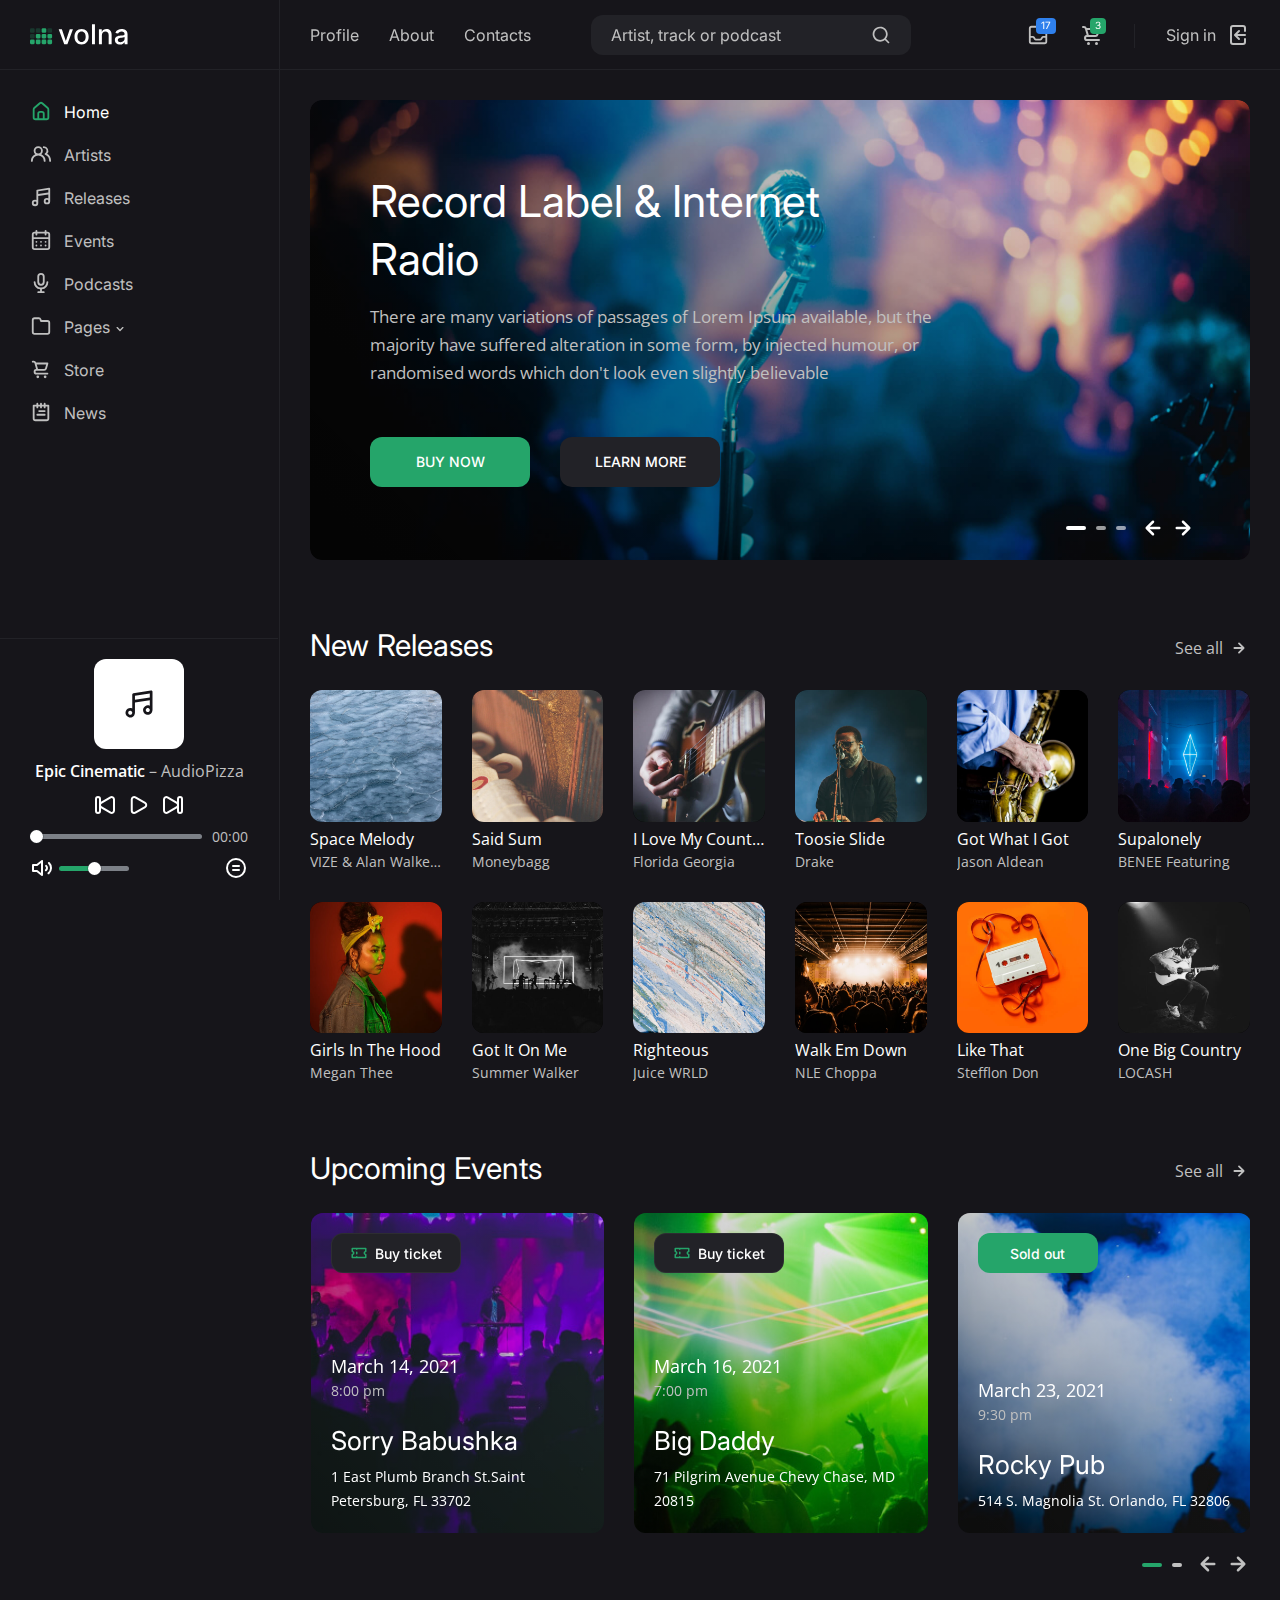
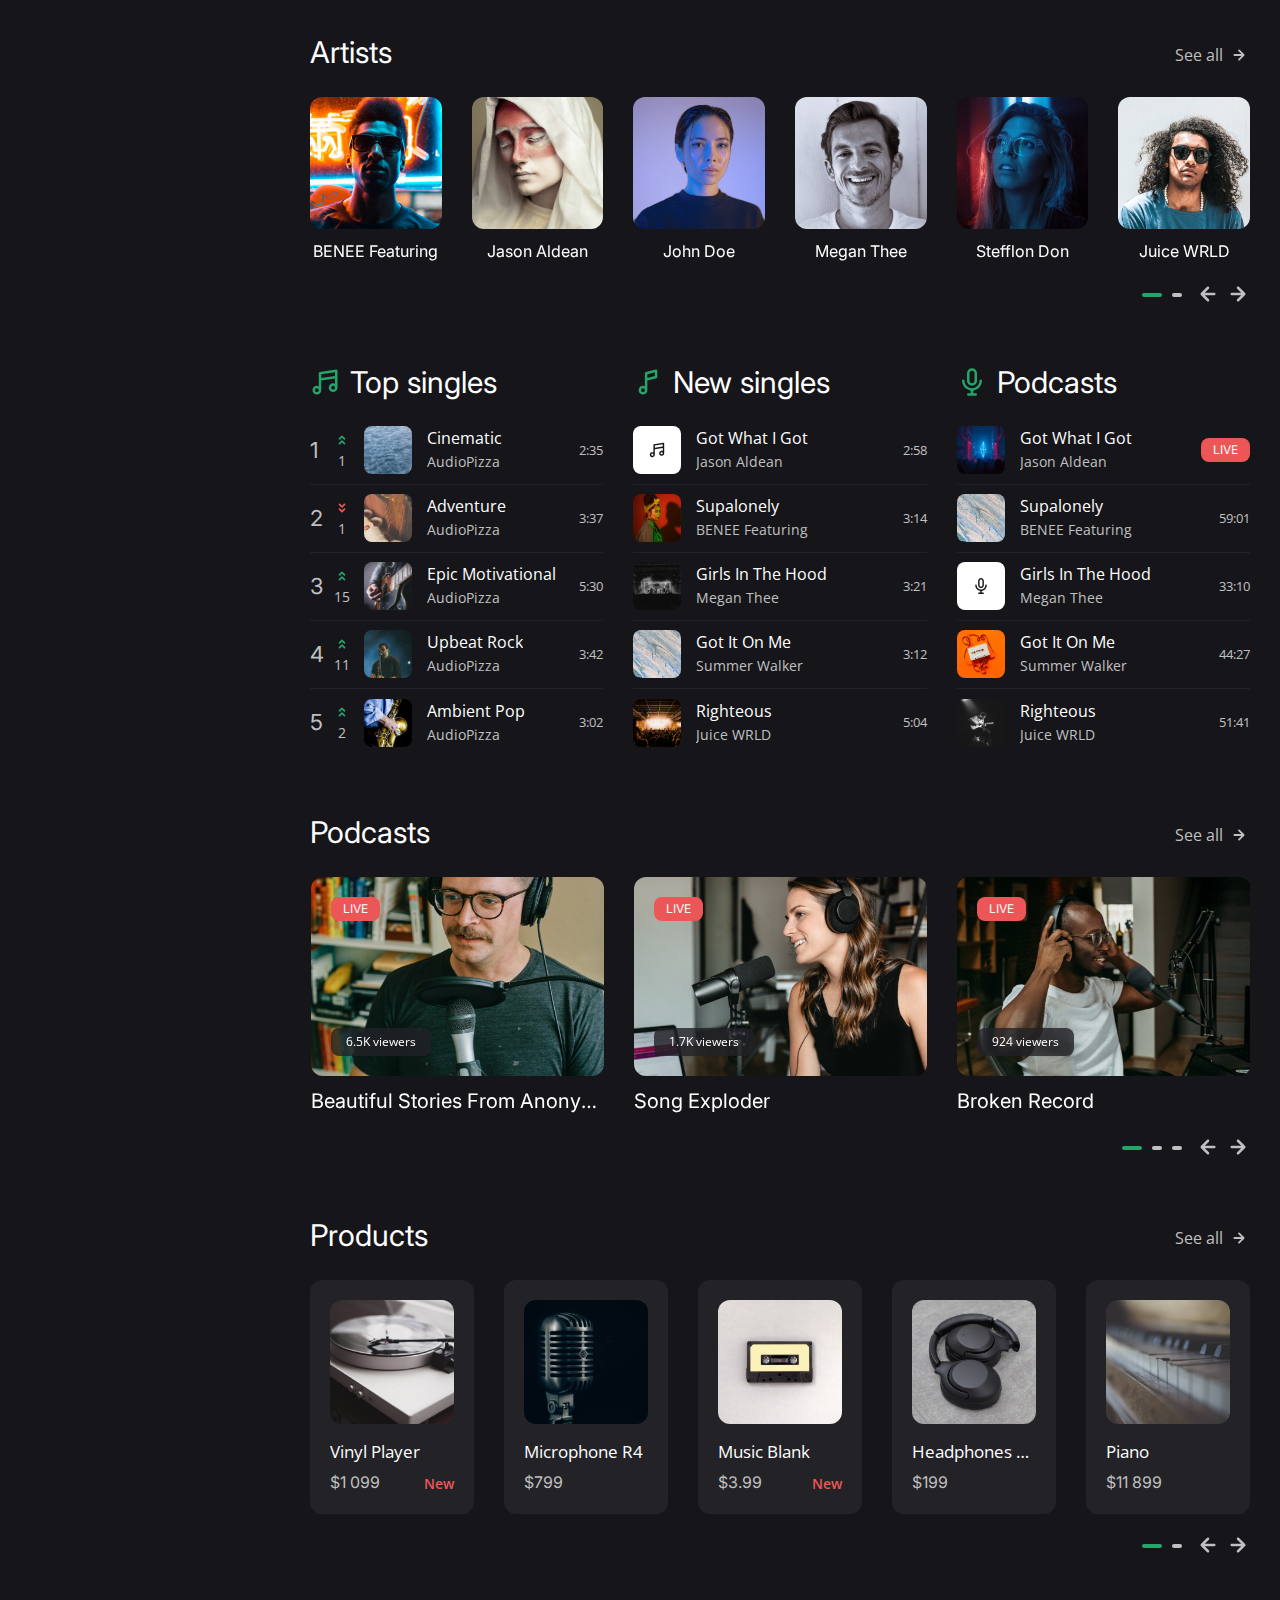
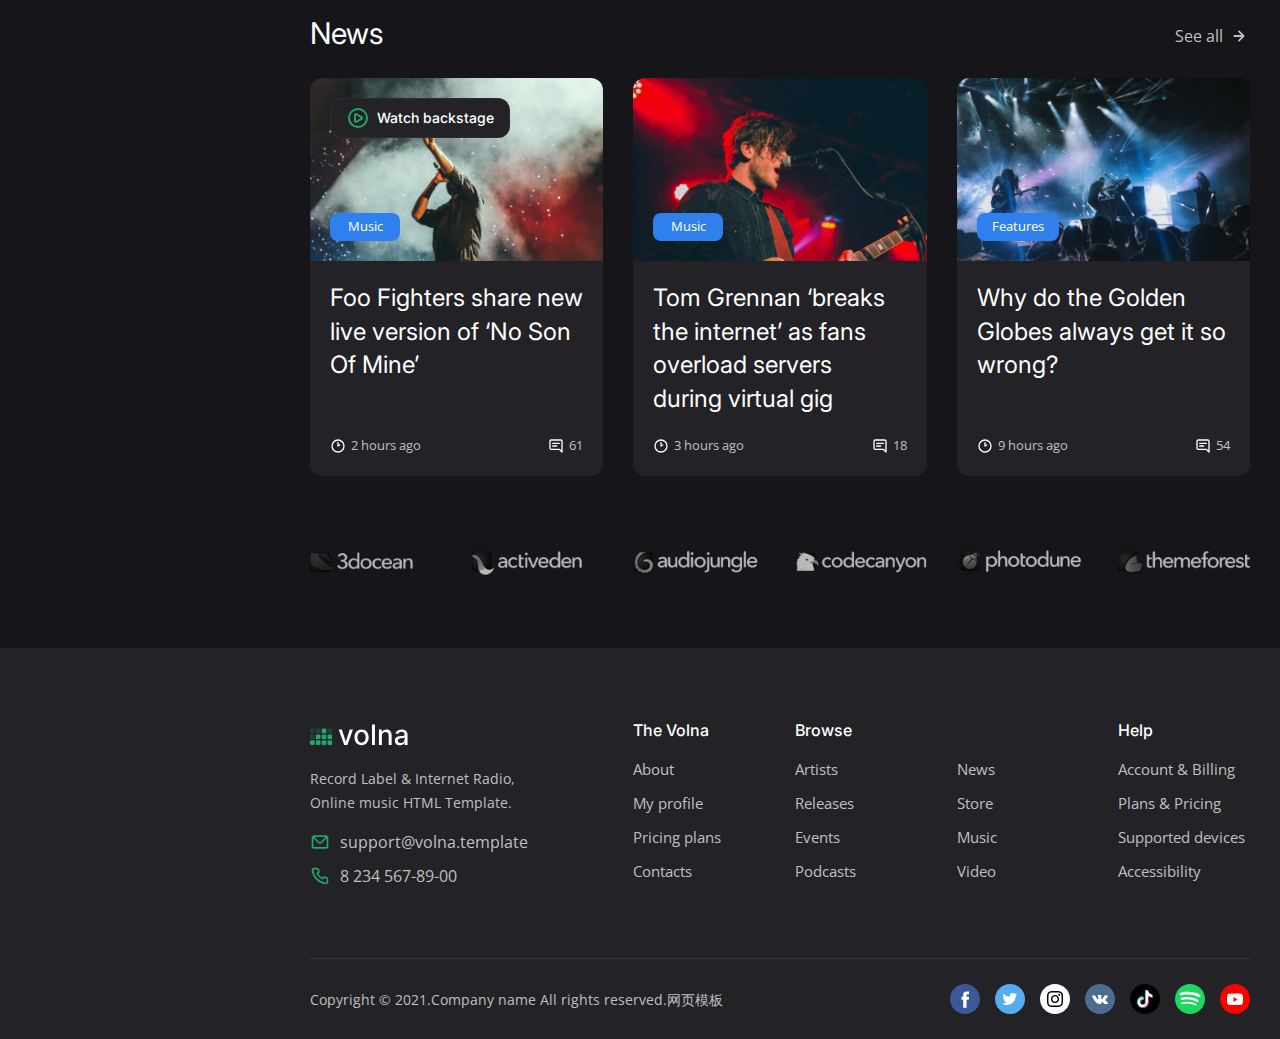
<file: Template Volna By DmitryVolkov/index.html>
<!DOCTYPE html>
<html lang="en">

<head>
    <meta charset="utf-8">
    <meta name="viewport" content="width=device-width, initial-scale=1, shrink-to-fit=no">

    <!-- CSS -->
    <link rel="stylesheet" href="css/bootstrap-reboot.min.css">
    <link rel="stylesheet" href="css/bootstrap-grid.min.css">
    <link rel="stylesheet" href="css/owl.carousel.min.css">
    <link rel="stylesheet" href="css/magnific-popup.css">
    <link rel="stylesheet" href="css/select2.min.css">
    <link rel="stylesheet" href="css/paymentfont.min.css">
    <link rel="stylesheet" href="css/slider-radio.css">
    <link rel="stylesheet" href="css/plyr.css">
    <link rel="stylesheet" href="css/main.css">

    <!-- Favicons -->
    <link rel="icon" type="image/png" href="icon/favicon-32x32.png" sizes="32x32">
    <link rel="apple-touch-icon" href="icon/favicon-32x32.png">

    <meta name="description" content="">
    <meta name="keywords" content="">
    <meta name="author" content="Dmitry Volkov">
    <title>Volna – Record label & Music streaming HTML Template</title>

</head>

<body>
    <!-- header -->
    <header class="header">
        <div class="header__content">
            <div class="header__logo">
                <a href="index.html">
                    <img src="img/logo.svg" alt="">
                </a>
            </div>

            <nav class="header__nav">
                <a href="profile.html">Profile</a>
                <a href="about.html">About</a>
                <a href="contacts.html">Contacts</a>
            </nav>

            <form action="#" class="header__search">
                <input type="text" placeholder="Artist, track or podcast">
                <button type="button"><svg xmlns="http://www.w3.org/2000/svg" viewBox="0 0 24 24"><path d="M21.71,20.29,18,16.61A9,9,0,1,0,16.61,18l3.68,3.68a1,1,0,0,0,1.42,0A1,1,0,0,0,21.71,20.29ZM11,18a7,7,0,1,1,7-7A7,7,0,0,1,11,18Z"/></svg></button>
                <button type="button" class="close"><svg xmlns="http://www.w3.org/2000/svg" viewBox="0 0 24 24"><path d="M13.41,12l6.3-6.29a1,1,0,1,0-1.42-1.42L12,10.59,5.71,4.29A1,1,0,0,0,4.29,5.71L10.59,12l-6.3,6.29a1,1,0,0,0,0,1.42,1,1,0,0,0,1.42,0L12,13.41l6.29,6.3a1,1,0,0,0,1.42,0,1,1,0,0,0,0-1.42Z"/></svg></button>
            </form>

            <div class="header__actions">
                <div class="header__action header__action--search">
                    <button class="header__action-btn" type="button"><svg xmlns="http://www.w3.org/2000/svg" viewBox="0 0 24 24"><path d="M21.71,20.29,18,16.61A9,9,0,1,0,16.61,18l3.68,3.68a1,1,0,0,0,1.42,0A1,1,0,0,0,21.71,20.29ZM11,18a7,7,0,1,1,7-7A7,7,0,0,1,11,18Z"/></svg></button>
                </div>

                <div class="header__action header__action--note">
                    <span>17</span>
                    <a href="#" class="header__action-btn"><svg xmlns="http://www.w3.org/2000/svg" viewBox="0 0 24 24"><path d="M19.05566,2h-14a3.00328,3.00328,0,0,0-3,3V19a3.00328,3.00328,0,0,0,3,3h14a3.00328,3.00328,0,0,0,3-3V5A3.00328,3.00328,0,0,0,19.05566,2Zm-14,2h14a1.001,1.001,0,0,1,1,1v8H17.59082a1.99687,1.99687,0,0,0-1.66406.89062L14.52051,16H9.59082L8.18457,13.89062A1.99687,1.99687,0,0,0,6.52051,13H4.05566V5A1.001,1.001,0,0,1,5.05566,4Zm14,16h-14a1.001,1.001,0,0,1-1-1V15H6.52051l1.40625,2.10938A1.99687,1.99687,0,0,0,9.59082,18h4.92969a1.99687,1.99687,0,0,0,1.66406-.89062L17.59082,15h2.46484v4A1.001,1.001,0,0,1,19.05566,20Z"/></svg></a>

                    <div class="header__drop">
                        <a href="#" class="header__all">View all</a>
                        <div class="header__note header__note--succ">
                            <svg xmlns="http://www.w3.org/2000/svg" viewBox="0 0 24 24"><path d="M14.72,8.79l-4.29,4.3L8.78,11.44a1,1,0,1,0-1.41,1.41l2.35,2.36a1,1,0,0,0,.71.29,1,1,0,0,0,.7-.29l5-5a1,1,0,0,0,0-1.42A1,1,0,0,0,14.72,8.79ZM12,2A10,10,0,1,0,22,12,10,10,0,0,0,12,2Zm0,18a8,8,0,1,1,8-8A8,8,0,0,1,12,20Z"/></svg>
                            <p><a href="#modal-info2" class="open-modal">Payment #51</a> was successful!</p>
                            <span>1 hour ago</span>
                        </div>
                        <div class="header__note header__note--fail">
                            <svg xmlns="http://www.w3.org/2000/svg" viewBox="0 0 24 24"><path d="M15.71,8.29a1,1,0,0,0-1.42,0L12,10.59,9.71,8.29A1,1,0,0,0,8.29,9.71L10.59,12l-2.3,2.29a1,1,0,0,0,0,1.42,1,1,0,0,0,1.42,0L12,13.41l2.29,2.3a1,1,0,0,0,1.42,0,1,1,0,0,0,0-1.42L13.41,12l2.3-2.29A1,1,0,0,0,15.71,8.29Zm3.36-3.36A10,10,0,1,0,4.93,19.07,10,10,0,1,0,19.07,4.93ZM17.66,17.66A8,8,0,1,1,20,12,7.95,7.95,0,0,1,17.66,17.66Z"/></svg>
                            <p><a href="#modal-info3" class="open-modal">Payment #50</a> failed!</p>
                            <span>2 hours ago</span>
                        </div>
                        <div class="header__note header__note--info">
                            <svg xmlns="http://www.w3.org/2000/svg" viewBox="0 0 24 24"><path d="M12,2A10,10,0,1,0,22,12,10.01114,10.01114,0,0,0,12,2Zm0,18a8,8,0,1,1,8-8A8.00917,8.00917,0,0,1,12,20Zm0-8.5a1,1,0,0,0-1,1v3a1,1,0,0,0,2,0v-3A1,1,0,0,0,12,11.5Zm0-4a1.25,1.25,0,1,0,1.25,1.25A1.25,1.25,0,0,0,12,7.5Z"/></svg>
                            <p><a href="#modal-info4" class="open-modal">Example</a> of notification.</p>
                            <span>2 hours ago</span>
                        </div>
                        <div class="header__note header__note--gift">
                            <svg xmlns="http://www.w3.org/2000/svg" viewBox="0 0 24 24"><path d="M18,7h-.35A3.45,3.45,0,0,0,18,5.5a3.49,3.49,0,0,0-6-2.44A3.49,3.49,0,0,0,6,5.5,3.45,3.45,0,0,0,6.35,7H6a3,3,0,0,0-3,3v2a1,1,0,0,0,1,1H5v6a3,3,0,0,0,3,3h8a3,3,0,0,0,3-3V13h1a1,1,0,0,0,1-1V10A3,3,0,0,0,18,7ZM11,20H8a1,1,0,0,1-1-1V13h4Zm0-9H5V10A1,1,0,0,1,6,9h5Zm0-4H9.5A1.5,1.5,0,1,1,11,5.5Zm2-1.5A1.5,1.5,0,1,1,14.5,7H13ZM17,19a1,1,0,0,1-1,1H13V13h4Zm2-8H13V9h5a1,1,0,0,1,1,1Z"/></svg>
                            <p><a href="#modal-info5" class="open-modal">You have received a gift!</a></p>
                            <span>4 hours ago</span>
                        </div>
                    </div>
                </div>

                <div class="header__action header__action--cart">
                    <span>3</span>
                    <a class="header__action-btn" href="cart.html"><svg xmlns="http://www.w3.org/2000/svg" viewBox="0 0 24 24"><path d="M8.5,19A1.5,1.5,0,1,0,10,20.5,1.5,1.5,0,0,0,8.5,19ZM19,16H7a1,1,0,0,1,0-2h8.49121A3.0132,3.0132,0,0,0,18.376,11.82422L19.96143,6.2749A1.00009,1.00009,0,0,0,19,5H6.73907A3.00666,3.00666,0,0,0,3.92139,3H3A1,1,0,0,0,3,5h.92139a1.00459,1.00459,0,0,1,.96142.7251l.15552.54474.00024.00506L6.6792,12.01709A3.00006,3.00006,0,0,0,7,18H19a1,1,0,0,0,0-2ZM17.67432,7l-1.2212,4.27441A1.00458,1.00458,0,0,1,15.49121,12H8.75439l-.25494-.89221L7.32642,7ZM16.5,19A1.5,1.5,0,1,0,18,20.5,1.5,1.5,0,0,0,16.5,19Z"/></svg></a>

                    <div class="header__drop">
                        <a href="cart.html" class="header__all">Go to cart</a>
                        <div class="header__product">
                            <img src="img/store/item4.jpg" alt="">
                            <p><a href="product.html">Headphones ZR-991</a></p>
                            <span>$199</span>
                            <button type="button"><svg xmlns="http://www.w3.org/2000/svg" viewBox="0 0 24 24"><path d="M13.41,12l6.3-6.29a1,1,0,1,0-1.42-1.42L12,10.59,5.71,4.29A1,1,0,0,0,4.29,5.71L10.59,12l-6.3,6.29a1,1,0,0,0,0,1.42,1,1,0,0,0,1.42,0L12,13.41l6.29,6.3a1,1,0,0,0,1.42,0,1,1,0,0,0,0-1.42Z"/></svg></button>
                        </div>
                        <div class="header__product">
                            <img src="img/store/item3.jpg" alt="">
                            <p><a href="product.html">Music Blank</a></p>
                            <span>$3.99</span>
                            <button type="button"><svg xmlns="http://www.w3.org/2000/svg" viewBox="0 0 24 24"><path d="M13.41,12l6.3-6.29a1,1,0,1,0-1.42-1.42L12,10.59,5.71,4.29A1,1,0,0,0,4.29,5.71L10.59,12l-6.3,6.29a1,1,0,0,0,0,1.42,1,1,0,0,0,1.42,0L12,13.41l6.29,6.3a1,1,0,0,0,1.42,0,1,1,0,0,0,0-1.42Z"/></svg></button>
                        </div>
                        <div class="header__product">
                            <img src="img/store/item2.jpg" alt="">
                            <p><a href="product.html">Microphone R4</a></p>
                            <span>$799</span>
                            <button type="button"><svg xmlns="http://www.w3.org/2000/svg" viewBox="0 0 24 24"><path d="M13.41,12l6.3-6.29a1,1,0,1,0-1.42-1.42L12,10.59,5.71,4.29A1,1,0,0,0,4.29,5.71L10.59,12l-6.3,6.29a1,1,0,0,0,0,1.42,1,1,0,0,0,1.42,0L12,13.41l6.29,6.3a1,1,0,0,0,1.42,0,1,1,0,0,0,0-1.42Z"/></svg></button>
                        </div>
                    </div>
                </div>

                <div class="header__action header__action--signin">
                    <a class="header__action-btn" href="signin.html">
                        <span>Sign in</span>
                        <svg xmlns="http://www.w3.org/2000/svg" viewBox="0 0 24 24"><path d="M20,12a1,1,0,0,0-1-1H11.41l2.3-2.29a1,1,0,1,0-1.42-1.42l-4,4a1,1,0,0,0-.21.33,1,1,0,0,0,0,.76,1,1,0,0,0,.21.33l4,4a1,1,0,0,0,1.42,0,1,1,0,0,0,0-1.42L11.41,13H19A1,1,0,0,0,20,12ZM17,2H7A3,3,0,0,0,4,5V19a3,3,0,0,0,3,3H17a3,3,0,0,0,3-3V16a1,1,0,0,0-2,0v3a1,1,0,0,1-1,1H7a1,1,0,0,1-1-1V5A1,1,0,0,1,7,4H17a1,1,0,0,1,1,1V8a1,1,0,0,0,2,0V5A3,3,0,0,0,17,2Z"/></svg>
                    </a>
                </div>
            </div>

            <button class="header__btn" type="button">
				<span></span>
				<span></span>
				<span></span>
			</button>
        </div>
    </header>
    <!-- end header -->

    <!-- sidebar -->
    <div class="sidebar">
        <!-- sidebar logo -->
        <div class="sidebar__logo">
            <img src="img/logo.svg" alt="">
        </div>
        <!-- end sidebar logo -->

        <!-- sidebar nav -->
        <ul class="sidebar__nav">
            <li class="sidebar__nav-item">
                <a href="index.html" class="sidebar__nav-link sidebar__nav-link--active"><svg xmlns="http://www.w3.org/2000/svg" viewBox="0 0 24 24"><path d="M20,8h0L14,2.74a3,3,0,0,0-4,0L4,8a3,3,0,0,0-1,2.26V19a3,3,0,0,0,3,3H18a3,3,0,0,0,3-3V10.25A3,3,0,0,0,20,8ZM14,20H10V15a1,1,0,0,1,1-1h2a1,1,0,0,1,1,1Zm5-1a1,1,0,0,1-1,1H16V15a3,3,0,0,0-3-3H11a3,3,0,0,0-3,3v5H6a1,1,0,0,1-1-1V10.25a1,1,0,0,1,.34-.75l6-5.25a1,1,0,0,1,1.32,0l6,5.25a1,1,0,0,1,.34.75Z"></path></svg> <span>Home</span></a>
            </li>

            <li class="sidebar__nav-item">
                <a href="artists.html" class="sidebar__nav-link"><svg xmlns="http://www.w3.org/2000/svg" viewBox="0 0 24 24"><path d="M12.3,12.22A4.92,4.92,0,0,0,14,8.5a5,5,0,0,0-10,0,4.92,4.92,0,0,0,1.7,3.72A8,8,0,0,0,1,19.5a1,1,0,0,0,2,0,6,6,0,0,1,12,0,1,1,0,0,0,2,0A8,8,0,0,0,12.3,12.22ZM9,11.5a3,3,0,1,1,3-3A3,3,0,0,1,9,11.5Zm9.74.32A5,5,0,0,0,15,3.5a1,1,0,0,0,0,2,3,3,0,0,1,3,3,3,3,0,0,1-1.5,2.59,1,1,0,0,0-.5.84,1,1,0,0,0,.45.86l.39.26.13.07a7,7,0,0,1,4,6.38,1,1,0,0,0,2,0A9,9,0,0,0,18.74,11.82Z"/></svg> <span>Artists</span></a>
            </li>

            <li class="sidebar__nav-item">
                <a href="releases.html" class="sidebar__nav-link"><svg xmlns="http://www.w3.org/2000/svg" viewBox="0 0 24 24"><path d="M21.65,2.24a1,1,0,0,0-.8-.23l-13,2A1,1,0,0,0,7,5V15.35A3.45,3.45,0,0,0,5.5,15,3.5,3.5,0,1,0,9,18.5V10.86L20,9.17v4.18A3.45,3.45,0,0,0,18.5,13,3.5,3.5,0,1,0,22,16.5V3A1,1,0,0,0,21.65,2.24ZM5.5,20A1.5,1.5,0,1,1,7,18.5,1.5,1.5,0,0,1,5.5,20Zm13-2A1.5,1.5,0,1,1,20,16.5,1.5,1.5,0,0,1,18.5,18ZM20,7.14,9,8.83v-3L20,4.17Z"/></svg> <span>Releases</span></a>
            </li>

            <li class="sidebar__nav-item">
                <a href="events.html" class="sidebar__nav-link"><svg xmlns="http://www.w3.org/2000/svg" viewBox="0 0 24 24"><path d="M12,19a1,1,0,1,0-1-1A1,1,0,0,0,12,19Zm5,0a1,1,0,1,0-1-1A1,1,0,0,0,17,19Zm0-4a1,1,0,1,0-1-1A1,1,0,0,0,17,15Zm-5,0a1,1,0,1,0-1-1A1,1,0,0,0,12,15ZM19,3H18V2a1,1,0,0,0-2,0V3H8V2A1,1,0,0,0,6,2V3H5A3,3,0,0,0,2,6V20a3,3,0,0,0,3,3H19a3,3,0,0,0,3-3V6A3,3,0,0,0,19,3Zm1,17a1,1,0,0,1-1,1H5a1,1,0,0,1-1-1V11H20ZM20,9H4V6A1,1,0,0,1,5,5H6V6A1,1,0,0,0,8,6V5h8V6a1,1,0,0,0,2,0V5h1a1,1,0,0,1,1,1ZM7,15a1,1,0,1,0-1-1A1,1,0,0,0,7,15Zm0,4a1,1,0,1,0-1-1A1,1,0,0,0,7,19Z"/></svg> <span>Events</span></a>
            </li>

            <li class="sidebar__nav-item">
                <a href="podcasts.html" class="sidebar__nav-link"><svg xmlns="http://www.w3.org/2000/svg" viewBox="0 0 24 24"><path d="M12,15a4,4,0,0,0,4-4V5A4,4,0,0,0,8,5v6A4,4,0,0,0,12,15ZM10,5a2,2,0,0,1,4,0v6a2,2,0,0,1-4,0Zm10,6a1,1,0,0,0-2,0A6,6,0,0,1,6,11a1,1,0,0,0-2,0,8,8,0,0,0,7,7.93V21H9a1,1,0,0,0,0,2h6a1,1,0,0,0,0-2H13V18.93A8,8,0,0,0,20,11Z"/></svg> <span>Podcasts</span></a>
            </li>

            <!-- collapse -->
            <li class="sidebar__nav-item">
                <a class="sidebar__nav-link" data-toggle="collapse" href="#collapseMenu1" role="button" aria-expanded="false" aria-controls="collapseMenu1"><svg xmlns="http://www.w3.org/2000/svg" viewBox="0 0 24 24"><path d="M19,5.5H12.72l-.32-1a3,3,0,0,0-2.84-2H5a3,3,0,0,0-3,3v13a3,3,0,0,0,3,3H19a3,3,0,0,0,3-3V8.5A3,3,0,0,0,19,5.5Zm1,13a1,1,0,0,1-1,1H5a1,1,0,0,1-1-1V5.5a1,1,0,0,1,1-1H9.56a1,1,0,0,1,.95.68l.54,1.64A1,1,0,0,0,12,7.5h7a1,1,0,0,1,1,1Z"/></svg> <span>Pages</span> <svg xmlns="http://www.w3.org/2000/svg" viewBox="0 0 24 24"><path d="M17,9.17a1,1,0,0,0-1.41,0L12,12.71,8.46,9.17a1,1,0,0,0-1.41,0,1,1,0,0,0,0,1.42l4.24,4.24a1,1,0,0,0,1.42,0L17,10.59A1,1,0,0,0,17,9.17Z"/></svg></a>

                <div class="collapse" id="collapseMenu1">
                    <ul class="sidebar__menu sidebar__menu--scroll">
                        <li><a href="artist.html">Artist</a></li>
                        <li><a href="event.html">Event</a></li>
                        <li><a href="release.html">Release</a></li>
                        <li><a href="product.html">Product</a></li>
                        <li><a href="article.html">Article</a></li>
                        <li><a href="cart.html">Cart</a></li>
                        <li><a href="profile.html">Profile</a></li>
                        <li><a href="about.html">About</a></li>
                        <li><a href="contacts.html">Contacts</a></li>
                        <li><a href="pricing.html">Pricing plans</a></li>
                        <li><a href="privacy.html">Privacy policy</a></li>
                        <li><a href="signin.html">Sign in</a></li>
                        <li><a href="signup.html">Sign up</a></li>
                        <li><a href="forgot.html">Forgot password</a></li>
                        <li><a href="404.html">404 Page</a></li>
                    </ul>
                </div>
            </li>
            <!-- end collapse -->

            <li class="sidebar__nav-item">
                <a href="store.html" class="sidebar__nav-link"><svg xmlns="http://www.w3.org/2000/svg" viewBox="0 0 24 24"><path d="M8.5,19A1.5,1.5,0,1,0,10,20.5,1.5,1.5,0,0,0,8.5,19ZM19,16H7a1,1,0,0,1,0-2h8.49121A3.0132,3.0132,0,0,0,18.376,11.82422L19.96143,6.2749A1.00009,1.00009,0,0,0,19,5H6.73907A3.00666,3.00666,0,0,0,3.92139,3H3A1,1,0,0,0,3,5h.92139a1.00459,1.00459,0,0,1,.96142.7251l.15552.54474.00024.00506L6.6792,12.01709A3.00006,3.00006,0,0,0,7,18H19a1,1,0,0,0,0-2ZM17.67432,7l-1.2212,4.27441A1.00458,1.00458,0,0,1,15.49121,12H8.75439l-.25494-.89221L7.32642,7ZM16.5,19A1.5,1.5,0,1,0,18,20.5,1.5,1.5,0,0,0,16.5,19Z"/></svg> <span>Store</span></a>
            </li>

            <li class="sidebar__nav-item">
                <a href="news.html" class="sidebar__nav-link"><svg xmlns="http://www.w3.org/2000/svg" viewBox="0 0 24 24"><path d="M16,14H8a1,1,0,0,0,0,2h8a1,1,0,0,0,0-2Zm0-4H10a1,1,0,0,0,0,2h6a1,1,0,0,0,0-2Zm4-6H17V3a1,1,0,0,0-2,0V4H13V3a1,1,0,0,0-2,0V4H9V3A1,1,0,0,0,7,3V4H4A1,1,0,0,0,3,5V19a3,3,0,0,0,3,3H18a3,3,0,0,0,3-3V5A1,1,0,0,0,20,4ZM19,19a1,1,0,0,1-1,1H6a1,1,0,0,1-1-1V6H7V7A1,1,0,0,0,9,7V6h2V7a1,1,0,0,0,2,0V6h2V7a1,1,0,0,0,2,0V6h2Z"/></svg> <span>News</span></a>
            </li>
        </ul>
        <!-- end sidebar nav -->
    </div>
    <!-- end sidebar -->

    <!-- player -->
    <div class="player">
        <div class="player__cover">
            <img src="img/covers/cover.svg" alt="">
        </div>

        <div class="player__content">
            <span class="player__track"><b class="player__title">Epic Cinematic</b> – <span class="player__artist">AudioPizza</span></span>
            <audio src="https://dmitryvolkov.me/demo/blast2.0/audio/12071151_epic-cinematic-trailer_by_audiopizza_preview.mp3" id="audio" controls></audio>
        </div>
    </div>

    <button class="player__btn" type="button"><svg xmlns="http://www.w3.org/2000/svg" viewBox="0 0 24 24"><path d="M21.65,2.24a1,1,0,0,0-.8-.23l-13,2A1,1,0,0,0,7,5V15.35A3.45,3.45,0,0,0,5.5,15,3.5,3.5,0,1,0,9,18.5V10.86L20,9.17v4.18A3.45,3.45,0,0,0,18.5,13,3.5,3.5,0,1,0,22,16.5V3A1,1,0,0,0,21.65,2.24ZM5.5,20A1.5,1.5,0,1,1,7,18.5,1.5,1.5,0,0,1,5.5,20Zm13-2A1.5,1.5,0,1,1,20,16.5,1.5,1.5,0,0,1,18.5,18ZM20,7.14,9,8.83v-3L20,4.17Z"/></svg> Player</button>
    <!-- end player -->

    <!-- main content -->
    <main class="main">
        <div class="container-fluid">
            <!-- slider -->
            <section class="row">
                <div class="col-12">
                    <div class="hero owl-carousel" id="hero">
                        <div class="hero__slide" data-bg="img/home/slide1.jpg">
                            <h1 class="hero__title">Record Label & Internet Radio</h1>
                            <p class="hero__text">There are many variations of passages of Lorem Ipsum available, but the majority have suffered alteration in some form, by injected humour, or randomised words which don't look even slightly believable</p>
                            <div class="hero__btns">
                                <a href="#" class="hero__btn hero__btn--green">Buy now</a>
                                <a href="#" class="hero__btn">Learn more</a>
                            </div>
                        </div>

                        <div class="hero__slide" data-bg="img/home/slide2.jpg">
                            <h2 class="hero__title">Metallica and Slipknot feature in trailer for ‘Long Live Rock’ documentary</h2>
                            <p class="hero__text">It also features Rage Against The Machine, Guns N' Roses and a number of others</p>
                            <div class="hero__btns">
                                <a href="#" class="hero__btn hero__btn--green">Learn more</a>
                                <a href="http://www.youtube.com/watch?v=0O2aH4XLbto" class="hero__btn hero__btn--video open-video"><svg xmlns="http://www.w3.org/2000/svg" viewBox="0 0 24 24"><path d="M16,10.27,11,7.38A2,2,0,0,0,8,9.11v5.78a2,2,0,0,0,1,1.73,2,2,0,0,0,2,0l5-2.89a2,2,0,0,0,0-3.46ZM15,12l-5,2.89V9.11L15,12ZM12,2A10,10,0,1,0,22,12,10,10,0,0,0,12,2Zm0,18a8,8,0,1,1,8-8A8,8,0,0,1,12,20Z"/></svg> Watch video</a>
                            </div>
                        </div>

                        <div class="hero__slide" data-bg="img/home/slide3.jpg">
                            <h2 class="hero__title">New Artist of Our Label</h2>
                            <p class="hero__text">There are many variations of passages of Lorem Ipsum available, but the majority have suffered alteration in some form, by injected humour, or randomised words which don't look even slightly believable</p>
                            <div class="hero__btns">
                                <a href="#" class="hero__btn">Learn more</a>
                            </div>
                        </div>
                    </div>

                    <button class="main__nav main__nav--hero main__nav--prev" data-nav="#hero" type="button"><svg xmlns="http://www.w3.org/2000/svg" viewBox="0 0 24 24"><path d="M17,11H9.41l3.3-3.29a1,1,0,1,0-1.42-1.42l-5,5a1,1,0,0,0-.21.33,1,1,0,0,0,0,.76,1,1,0,0,0,.21.33l5,5a1,1,0,0,0,1.42,0,1,1,0,0,0,0-1.42L9.41,13H17a1,1,0,0,0,0-2Z"/></svg></button>
                    <button class="main__nav main__nav--hero main__nav--next" data-nav="#hero" type="button"><svg xmlns="http://www.w3.org/2000/svg" viewBox="0 0 24 24"><path d="M17.92,11.62a1,1,0,0,0-.21-.33l-5-5a1,1,0,0,0-1.42,1.42L14.59,11H7a1,1,0,0,0,0,2h7.59l-3.3,3.29a1,1,0,0,0,0,1.42,1,1,0,0,0,1.42,0l5-5a1,1,0,0,0,.21-.33A1,1,0,0,0,17.92,11.62Z"/></svg></button>
                </div>
            </section>
            <!-- end slider -->

            <!-- releases -->
            <section class="row row--grid">
                <!-- title -->
                <div class="col-12">
                    <div class="main__title">
                        <h2>New Releases</h2>

                        <a href="releases.html" class="main__link">See all <svg xmlns="http://www.w3.org/2000/svg" viewBox="0 0 24 24"><path d="M17.92,11.62a1,1,0,0,0-.21-.33l-5-5a1,1,0,0,0-1.42,1.42L14.59,11H7a1,1,0,0,0,0,2h7.59l-3.3,3.29a1,1,0,0,0,0,1.42,1,1,0,0,0,1.42,0l5-5a1,1,0,0,0,.21-.33A1,1,0,0,0,17.92,11.62Z"/></svg></a>
                    </div>
                </div>
                <!-- end title -->

                <div class="col-6 col-sm-4 col-lg-2">
                    <div class="album">
                        <div class="album__cover">
                            <img src="img/covers/cover1.jpg" alt="">
                            <a href="release.html"><svg xmlns="http://www.w3.org/2000/svg" viewBox="0 0 24 24"><path d="M18.54,9,8.88,3.46a3.42,3.42,0,0,0-5.13,3V17.58A3.42,3.42,0,0,0,7.17,21a3.43,3.43,0,0,0,1.71-.46L18.54,15a3.42,3.42,0,0,0,0-5.92Zm-1,4.19L7.88,18.81a1.44,1.44,0,0,1-1.42,0,1.42,1.42,0,0,1-.71-1.23V6.42a1.42,1.42,0,0,1,.71-1.23A1.51,1.51,0,0,1,7.17,5a1.54,1.54,0,0,1,.71.19l9.66,5.58a1.42,1.42,0,0,1,0,2.46Z"/></svg></a>
                            <span class="album__stat">
								<span><svg xmlns="http://www.w3.org/2000/svg" viewBox="0 0 24 24"><path d="M3.71,16.29a1,1,0,0,0-.33-.21,1,1,0,0,0-.76,0,1,1,0,0,0-.33.21,1,1,0,0,0-.21.33,1,1,0,0,0,.21,1.09,1.15,1.15,0,0,0,.33.21.94.94,0,0,0,.76,0,1.15,1.15,0,0,0,.33-.21,1,1,0,0,0,.21-1.09A1,1,0,0,0,3.71,16.29ZM7,8H21a1,1,0,0,0,0-2H7A1,1,0,0,0,7,8ZM3.71,11.29a1,1,0,0,0-1.09-.21,1.15,1.15,0,0,0-.33.21,1,1,0,0,0-.21.33.94.94,0,0,0,0,.76,1.15,1.15,0,0,0,.21.33,1.15,1.15,0,0,0,.33.21.94.94,0,0,0,.76,0,1.15,1.15,0,0,0,.33-.21,1.15,1.15,0,0,0,.21-.33.94.94,0,0,0,0-.76A1,1,0,0,0,3.71,11.29ZM21,11H7a1,1,0,0,0,0,2H21a1,1,0,0,0,0-2ZM3.71,6.29a1,1,0,0,0-.33-.21,1,1,0,0,0-1.09.21,1.15,1.15,0,0,0-.21.33.94.94,0,0,0,0,.76,1.15,1.15,0,0,0,.21.33,1.15,1.15,0,0,0,.33.21,1,1,0,0,0,1.09-.21,1.15,1.15,0,0,0,.21-.33.94.94,0,0,0,0-.76A1.15,1.15,0,0,0,3.71,6.29ZM21,16H7a1,1,0,0,0,0,2H21a1,1,0,0,0,0-2Z"/></svg> 22</span>
                            <span><svg xmlns="http://www.w3.org/2000/svg" viewBox="0 0 24 24"><path d="M20,13.18V11A8,8,0,0,0,4,11v2.18A3,3,0,0,0,2,16v2a3,3,0,0,0,3,3H8a1,1,0,0,0,1-1V14a1,1,0,0,0-1-1H6V11a6,6,0,0,1,12,0v2H16a1,1,0,0,0-1,1v6a1,1,0,0,0,1,1h3a3,3,0,0,0,3-3V16A3,3,0,0,0,20,13.18ZM7,15v4H5a1,1,0,0,1-1-1V16a1,1,0,0,1,1-1Zm13,3a1,1,0,0,1-1,1H17V15h2a1,1,0,0,1,1,1Z"/></svg> 19 503</span>
                            </span>
                        </div>
                        <div class="album__title">
                            <h3><a href="release.html">Space Melody</a></h3>
                            <span><a href="artist.html">VIZE</a> & <a href="artist.html">Alan Walker</a> & <a href="artist.html">Leony</a></span>
                        </div>
                    </div>
                </div>

                <div class="col-6 col-sm-4 col-lg-2">
                    <div class="album">
                        <div class="album__cover">
                            <img src="img/covers/cover2.jpg" alt="">
                            <a href="release.html"><svg xmlns="http://www.w3.org/2000/svg" viewBox="0 0 24 24"><path d="M18.54,9,8.88,3.46a3.42,3.42,0,0,0-5.13,3V17.58A3.42,3.42,0,0,0,7.17,21a3.43,3.43,0,0,0,1.71-.46L18.54,15a3.42,3.42,0,0,0,0-5.92Zm-1,4.19L7.88,18.81a1.44,1.44,0,0,1-1.42,0,1.42,1.42,0,0,1-.71-1.23V6.42a1.42,1.42,0,0,1,.71-1.23A1.51,1.51,0,0,1,7.17,5a1.54,1.54,0,0,1,.71.19l9.66,5.58a1.42,1.42,0,0,1,0,2.46Z"/></svg></a>
                            <span class="album__stat">
								<span><svg xmlns="http://www.w3.org/2000/svg" viewBox="0 0 24 24"><path d="M3.71,16.29a1,1,0,0,0-.33-.21,1,1,0,0,0-.76,0,1,1,0,0,0-.33.21,1,1,0,0,0-.21.33,1,1,0,0,0,.21,1.09,1.15,1.15,0,0,0,.33.21.94.94,0,0,0,.76,0,1.15,1.15,0,0,0,.33-.21,1,1,0,0,0,.21-1.09A1,1,0,0,0,3.71,16.29ZM7,8H21a1,1,0,0,0,0-2H7A1,1,0,0,0,7,8ZM3.71,11.29a1,1,0,0,0-1.09-.21,1.15,1.15,0,0,0-.33.21,1,1,0,0,0-.21.33.94.94,0,0,0,0,.76,1.15,1.15,0,0,0,.21.33,1.15,1.15,0,0,0,.33.21.94.94,0,0,0,.76,0,1.15,1.15,0,0,0,.33-.21,1.15,1.15,0,0,0,.21-.33.94.94,0,0,0,0-.76A1,1,0,0,0,3.71,11.29ZM21,11H7a1,1,0,0,0,0,2H21a1,1,0,0,0,0-2ZM3.71,6.29a1,1,0,0,0-.33-.21,1,1,0,0,0-1.09.21,1.15,1.15,0,0,0-.21.33.94.94,0,0,0,0,.76,1.15,1.15,0,0,0,.21.33,1.15,1.15,0,0,0,.33.21,1,1,0,0,0,1.09-.21,1.15,1.15,0,0,0,.21-.33.94.94,0,0,0,0-.76A1.15,1.15,0,0,0,3.71,6.29ZM21,16H7a1,1,0,0,0,0,2H21a1,1,0,0,0,0-2Z"/></svg> 7</span>
                            <span><svg xmlns="http://www.w3.org/2000/svg" viewBox="0 0 24 24"><path d="M20,13.18V11A8,8,0,0,0,4,11v2.18A3,3,0,0,0,2,16v2a3,3,0,0,0,3,3H8a1,1,0,0,0,1-1V14a1,1,0,0,0-1-1H6V11a6,6,0,0,1,12,0v2H16a1,1,0,0,0-1,1v6a1,1,0,0,0,1,1h3a3,3,0,0,0,3-3V16A3,3,0,0,0,20,13.18ZM7,15v4H5a1,1,0,0,1-1-1V16a1,1,0,0,1,1-1Zm13,3a1,1,0,0,1-1,1H17V15h2a1,1,0,0,1,1,1Z"/></svg> 4 731</span>
                            </span>
                        </div>
                        <div class="album__title">
                            <h3><a href="release.html">Said Sum</a></h3>
                            <span><a href="artist.html">Moneybagg</a></span>
                        </div>
                    </div>
                </div>

                <div class="col-6 col-sm-4 col-lg-2">
                    <div class="album">
                        <div class="album__cover">
                            <img src="img/covers/cover3.jpg" alt="">
                            <a href="release.html"><svg xmlns="http://www.w3.org/2000/svg" viewBox="0 0 24 24"><path d="M18.54,9,8.88,3.46a3.42,3.42,0,0,0-5.13,3V17.58A3.42,3.42,0,0,0,7.17,21a3.43,3.43,0,0,0,1.71-.46L18.54,15a3.42,3.42,0,0,0,0-5.92Zm-1,4.19L7.88,18.81a1.44,1.44,0,0,1-1.42,0,1.42,1.42,0,0,1-.71-1.23V6.42a1.42,1.42,0,0,1,.71-1.23A1.51,1.51,0,0,1,7.17,5a1.54,1.54,0,0,1,.71.19l9.66,5.58a1.42,1.42,0,0,1,0,2.46Z"/></svg></a>
                            <span class="album__stat">
								<span><svg xmlns="http://www.w3.org/2000/svg" viewBox="0 0 24 24"><path d="M3.71,16.29a1,1,0,0,0-.33-.21,1,1,0,0,0-.76,0,1,1,0,0,0-.33.21,1,1,0,0,0-.21.33,1,1,0,0,0,.21,1.09,1.15,1.15,0,0,0,.33.21.94.94,0,0,0,.76,0,1.15,1.15,0,0,0,.33-.21,1,1,0,0,0,.21-1.09A1,1,0,0,0,3.71,16.29ZM7,8H21a1,1,0,0,0,0-2H7A1,1,0,0,0,7,8ZM3.71,11.29a1,1,0,0,0-1.09-.21,1.15,1.15,0,0,0-.33.21,1,1,0,0,0-.21.33.94.94,0,0,0,0,.76,1.15,1.15,0,0,0,.21.33,1.15,1.15,0,0,0,.33.21.94.94,0,0,0,.76,0,1.15,1.15,0,0,0,.33-.21,1.15,1.15,0,0,0,.21-.33.94.94,0,0,0,0-.76A1,1,0,0,0,3.71,11.29ZM21,11H7a1,1,0,0,0,0,2H21a1,1,0,0,0,0-2ZM3.71,6.29a1,1,0,0,0-.33-.21,1,1,0,0,0-1.09.21,1.15,1.15,0,0,0-.21.33.94.94,0,0,0,0,.76,1.15,1.15,0,0,0,.21.33,1.15,1.15,0,0,0,.33.21,1,1,0,0,0,1.09-.21,1.15,1.15,0,0,0,.21-.33.94.94,0,0,0,0-.76A1.15,1.15,0,0,0,3.71,6.29ZM21,16H7a1,1,0,0,0,0,2H21a1,1,0,0,0,0-2Z"/></svg> 16</span>
                            <span><svg xmlns="http://www.w3.org/2000/svg" viewBox="0 0 24 24"><path d="M20,13.18V11A8,8,0,0,0,4,11v2.18A3,3,0,0,0,2,16v2a3,3,0,0,0,3,3H8a1,1,0,0,0,1-1V14a1,1,0,0,0-1-1H6V11a6,6,0,0,1,12,0v2H16a1,1,0,0,0-1,1v6a1,1,0,0,0,1,1h3a3,3,0,0,0,3-3V16A3,3,0,0,0,20,13.18ZM7,15v4H5a1,1,0,0,1-1-1V16a1,1,0,0,1,1-1Zm13,3a1,1,0,0,1-1,1H17V15h2a1,1,0,0,1,1,1Z"/></svg> 300k</span>
                            </span>
                        </div>
                        <div class="album__title">
                            <h3><a href="release.html">I Love My Country</a></h3>
                            <span><a href="artist.html">Florida Georgia</a></span>
                        </div>
                    </div>
                </div>

                <div class="col-6 col-sm-4 col-lg-2">
                    <div class="album">
                        <div class="album__cover">
                            <img src="img/covers/cover4.jpg" alt="">
                            <a href="release.html"><svg xmlns="http://www.w3.org/2000/svg" viewBox="0 0 24 24"><path d="M18.54,9,8.88,3.46a3.42,3.42,0,0,0-5.13,3V17.58A3.42,3.42,0,0,0,7.17,21a3.43,3.43,0,0,0,1.71-.46L18.54,15a3.42,3.42,0,0,0,0-5.92Zm-1,4.19L7.88,18.81a1.44,1.44,0,0,1-1.42,0,1.42,1.42,0,0,1-.71-1.23V6.42a1.42,1.42,0,0,1,.71-1.23A1.51,1.51,0,0,1,7.17,5a1.54,1.54,0,0,1,.71.19l9.66,5.58a1.42,1.42,0,0,1,0,2.46Z"/></svg></a>
                            <span class="album__stat">
								<span><svg xmlns="http://www.w3.org/2000/svg" viewBox="0 0 24 24"><path d="M3.71,16.29a1,1,0,0,0-.33-.21,1,1,0,0,0-.76,0,1,1,0,0,0-.33.21,1,1,0,0,0-.21.33,1,1,0,0,0,.21,1.09,1.15,1.15,0,0,0,.33.21.94.94,0,0,0,.76,0,1.15,1.15,0,0,0,.33-.21,1,1,0,0,0,.21-1.09A1,1,0,0,0,3.71,16.29ZM7,8H21a1,1,0,0,0,0-2H7A1,1,0,0,0,7,8ZM3.71,11.29a1,1,0,0,0-1.09-.21,1.15,1.15,0,0,0-.33.21,1,1,0,0,0-.21.33.94.94,0,0,0,0,.76,1.15,1.15,0,0,0,.21.33,1.15,1.15,0,0,0,.33.21.94.94,0,0,0,.76,0,1.15,1.15,0,0,0,.33-.21,1.15,1.15,0,0,0,.21-.33.94.94,0,0,0,0-.76A1,1,0,0,0,3.71,11.29ZM21,11H7a1,1,0,0,0,0,2H21a1,1,0,0,0,0-2ZM3.71,6.29a1,1,0,0,0-.33-.21,1,1,0,0,0-1.09.21,1.15,1.15,0,0,0-.21.33.94.94,0,0,0,0,.76,1.15,1.15,0,0,0,.21.33,1.15,1.15,0,0,0,.33.21,1,1,0,0,0,1.09-.21,1.15,1.15,0,0,0,.21-.33.94.94,0,0,0,0-.76A1.15,1.15,0,0,0,3.71,6.29ZM21,16H7a1,1,0,0,0,0,2H21a1,1,0,0,0,0-2Z"/></svg> 16</span>
                            <span><svg xmlns="http://www.w3.org/2000/svg" viewBox="0 0 24 24"><path d="M20,13.18V11A8,8,0,0,0,4,11v2.18A3,3,0,0,0,2,16v2a3,3,0,0,0,3,3H8a1,1,0,0,0,1-1V14a1,1,0,0,0-1-1H6V11a6,6,0,0,1,12,0v2H16a1,1,0,0,0-1,1v6a1,1,0,0,0,1,1h3a3,3,0,0,0,3-3V16A3,3,0,0,0,20,13.18ZM7,15v4H5a1,1,0,0,1-1-1V16a1,1,0,0,1,1-1Zm13,3a1,1,0,0,1-1,1H17V15h2a1,1,0,0,1,1,1Z"/></svg> 100k</span>
                            </span>
                        </div>
                        <div class="album__title">
                            <h3><a href="release.html">Toosie Slide</a></h3>
                            <span><a href="artist.html">Drake</a></span>
                        </div>
                    </div>
                </div>

                <div class="col-6 col-sm-4 col-lg-2">
                    <div class="album">
                        <div class="album__cover">
                            <img src="img/covers/cover5.jpg" alt="">
                            <a href="release.html"><svg xmlns="http://www.w3.org/2000/svg" viewBox="0 0 24 24"><path d="M18.54,9,8.88,3.46a3.42,3.42,0,0,0-5.13,3V17.58A3.42,3.42,0,0,0,7.17,21a3.43,3.43,0,0,0,1.71-.46L18.54,15a3.42,3.42,0,0,0,0-5.92Zm-1,4.19L7.88,18.81a1.44,1.44,0,0,1-1.42,0,1.42,1.42,0,0,1-.71-1.23V6.42a1.42,1.42,0,0,1,.71-1.23A1.51,1.51,0,0,1,7.17,5a1.54,1.54,0,0,1,.71.19l9.66,5.58a1.42,1.42,0,0,1,0,2.46Z"/></svg></a>
                            <span class="album__stat">
								<span><svg xmlns="http://www.w3.org/2000/svg" viewBox="0 0 24 24"><path d="M3.71,16.29a1,1,0,0,0-.33-.21,1,1,0,0,0-.76,0,1,1,0,0,0-.33.21,1,1,0,0,0-.21.33,1,1,0,0,0,.21,1.09,1.15,1.15,0,0,0,.33.21.94.94,0,0,0,.76,0,1.15,1.15,0,0,0,.33-.21,1,1,0,0,0,.21-1.09A1,1,0,0,0,3.71,16.29ZM7,8H21a1,1,0,0,0,0-2H7A1,1,0,0,0,7,8ZM3.71,11.29a1,1,0,0,0-1.09-.21,1.15,1.15,0,0,0-.33.21,1,1,0,0,0-.21.33.94.94,0,0,0,0,.76,1.15,1.15,0,0,0,.21.33,1.15,1.15,0,0,0,.33.21.94.94,0,0,0,.76,0,1.15,1.15,0,0,0,.33-.21,1.15,1.15,0,0,0,.21-.33.94.94,0,0,0,0-.76A1,1,0,0,0,3.71,11.29ZM21,11H7a1,1,0,0,0,0,2H21a1,1,0,0,0,0-2ZM3.71,6.29a1,1,0,0,0-.33-.21,1,1,0,0,0-1.09.21,1.15,1.15,0,0,0-.21.33.94.94,0,0,0,0,.76,1.15,1.15,0,0,0,.21.33,1.15,1.15,0,0,0,.33.21,1,1,0,0,0,1.09-.21,1.15,1.15,0,0,0,.21-.33.94.94,0,0,0,0-.76A1.15,1.15,0,0,0,3.71,6.29ZM21,16H7a1,1,0,0,0,0,2H21a1,1,0,0,0,0-2Z"/></svg> 11</span>
                            <span><svg xmlns="http://www.w3.org/2000/svg" viewBox="0 0 24 24"><path d="M20,13.18V11A8,8,0,0,0,4,11v2.18A3,3,0,0,0,2,16v2a3,3,0,0,0,3,3H8a1,1,0,0,0,1-1V14a1,1,0,0,0-1-1H6V11a6,6,0,0,1,12,0v2H16a1,1,0,0,0-1,1v6a1,1,0,0,0,1,1h3a3,3,0,0,0,3-3V16A3,3,0,0,0,20,13.18ZM7,15v4H5a1,1,0,0,1-1-1V16a1,1,0,0,1,1-1Zm13,3a1,1,0,0,1-1,1H17V15h2a1,1,0,0,1,1,1Z"/></svg> 1 279</span>
                            </span>
                        </div>
                        <div class="album__title">
                            <h3><a href="release.html">Got What I Got</a></h3>
                            <span><a href="artist.html">Jason Aldean</a></span>
                        </div>
                    </div>
                </div>

                <div class="col-6 col-sm-4 col-lg-2">
                    <div class="album">
                        <div class="album__cover">
                            <img src="img/covers/cover6.jpg" alt="">
                            <a href="release.html"><svg xmlns="http://www.w3.org/2000/svg" viewBox="0 0 24 24"><path d="M18.54,9,8.88,3.46a3.42,3.42,0,0,0-5.13,3V17.58A3.42,3.42,0,0,0,7.17,21a3.43,3.43,0,0,0,1.71-.46L18.54,15a3.42,3.42,0,0,0,0-5.92Zm-1,4.19L7.88,18.81a1.44,1.44,0,0,1-1.42,0,1.42,1.42,0,0,1-.71-1.23V6.42a1.42,1.42,0,0,1,.71-1.23A1.51,1.51,0,0,1,7.17,5a1.54,1.54,0,0,1,.71.19l9.66,5.58a1.42,1.42,0,0,1,0,2.46Z"/></svg></a>
                            <span class="album__stat">
								<span><svg xmlns="http://www.w3.org/2000/svg" viewBox="0 0 24 24"><path d="M3.71,16.29a1,1,0,0,0-.33-.21,1,1,0,0,0-.76,0,1,1,0,0,0-.33.21,1,1,0,0,0-.21.33,1,1,0,0,0,.21,1.09,1.15,1.15,0,0,0,.33.21.94.94,0,0,0,.76,0,1.15,1.15,0,0,0,.33-.21,1,1,0,0,0,.21-1.09A1,1,0,0,0,3.71,16.29ZM7,8H21a1,1,0,0,0,0-2H7A1,1,0,0,0,7,8ZM3.71,11.29a1,1,0,0,0-1.09-.21,1.15,1.15,0,0,0-.33.21,1,1,0,0,0-.21.33.94.94,0,0,0,0,.76,1.15,1.15,0,0,0,.21.33,1.15,1.15,0,0,0,.33.21.94.94,0,0,0,.76,0,1.15,1.15,0,0,0,.33-.21,1.15,1.15,0,0,0,.21-.33.94.94,0,0,0,0-.76A1,1,0,0,0,3.71,11.29ZM21,11H7a1,1,0,0,0,0,2H21a1,1,0,0,0,0-2ZM3.71,6.29a1,1,0,0,0-.33-.21,1,1,0,0,0-1.09.21,1.15,1.15,0,0,0-.21.33.94.94,0,0,0,0,.76,1.15,1.15,0,0,0,.21.33,1.15,1.15,0,0,0,.33.21,1,1,0,0,0,1.09-.21,1.15,1.15,0,0,0,.21-.33.94.94,0,0,0,0-.76A1.15,1.15,0,0,0,3.71,6.29ZM21,16H7a1,1,0,0,0,0,2H21a1,1,0,0,0,0-2Z"/></svg> 14</span>
                            <span><svg xmlns="http://www.w3.org/2000/svg" viewBox="0 0 24 24"><path d="M20,13.18V11A8,8,0,0,0,4,11v2.18A3,3,0,0,0,2,16v2a3,3,0,0,0,3,3H8a1,1,0,0,0,1-1V14a1,1,0,0,0-1-1H6V11a6,6,0,0,1,12,0v2H16a1,1,0,0,0-1,1v6a1,1,0,0,0,1,1h3a3,3,0,0,0,3-3V16A3,3,0,0,0,20,13.18ZM7,15v4H5a1,1,0,0,1-1-1V16a1,1,0,0,1,1-1Zm13,3a1,1,0,0,1-1,1H17V15h2a1,1,0,0,1,1,1Z"/></svg> 9 045</span>
                            </span>
                        </div>
                        <div class="album__title">
                            <h3><a href="release.html">Supalonely</a></h3>
                            <span><a href="artist.html">BENEE Featuring</a></span>
                        </div>
                    </div>
                </div>

                <div class="col-6 col-sm-4 col-lg-2">
                    <div class="album">
                        <div class="album__cover">
                            <img src="img/covers/cover7.jpg" alt="">
                            <a href="release.html"><svg xmlns="http://www.w3.org/2000/svg" viewBox="0 0 24 24"><path d="M18.54,9,8.88,3.46a3.42,3.42,0,0,0-5.13,3V17.58A3.42,3.42,0,0,0,7.17,21a3.43,3.43,0,0,0,1.71-.46L18.54,15a3.42,3.42,0,0,0,0-5.92Zm-1,4.19L7.88,18.81a1.44,1.44,0,0,1-1.42,0,1.42,1.42,0,0,1-.71-1.23V6.42a1.42,1.42,0,0,1,.71-1.23A1.51,1.51,0,0,1,7.17,5a1.54,1.54,0,0,1,.71.19l9.66,5.58a1.42,1.42,0,0,1,0,2.46Z"/></svg></a>
                            <span class="album__stat">
								<span><svg xmlns="http://www.w3.org/2000/svg" viewBox="0 0 24 24"><path d="M3.71,16.29a1,1,0,0,0-.33-.21,1,1,0,0,0-.76,0,1,1,0,0,0-.33.21,1,1,0,0,0-.21.33,1,1,0,0,0,.21,1.09,1.15,1.15,0,0,0,.33.21.94.94,0,0,0,.76,0,1.15,1.15,0,0,0,.33-.21,1,1,0,0,0,.21-1.09A1,1,0,0,0,3.71,16.29ZM7,8H21a1,1,0,0,0,0-2H7A1,1,0,0,0,7,8ZM3.71,11.29a1,1,0,0,0-1.09-.21,1.15,1.15,0,0,0-.33.21,1,1,0,0,0-.21.33.94.94,0,0,0,0,.76,1.15,1.15,0,0,0,.21.33,1.15,1.15,0,0,0,.33.21.94.94,0,0,0,.76,0,1.15,1.15,0,0,0,.33-.21,1.15,1.15,0,0,0,.21-.33.94.94,0,0,0,0-.76A1,1,0,0,0,3.71,11.29ZM21,11H7a1,1,0,0,0,0,2H21a1,1,0,0,0,0-2ZM3.71,6.29a1,1,0,0,0-.33-.21,1,1,0,0,0-1.09.21,1.15,1.15,0,0,0-.21.33.94.94,0,0,0,0,.76,1.15,1.15,0,0,0,.21.33,1.15,1.15,0,0,0,.33.21,1,1,0,0,0,1.09-.21,1.15,1.15,0,0,0,.21-.33.94.94,0,0,0,0-.76A1.15,1.15,0,0,0,3.71,6.29ZM21,16H7a1,1,0,0,0,0,2H21a1,1,0,0,0,0-2Z"/></svg> 16</span>
                            <span><svg xmlns="http://www.w3.org/2000/svg" viewBox="0 0 24 24"><path d="M20,13.18V11A8,8,0,0,0,4,11v2.18A3,3,0,0,0,2,16v2a3,3,0,0,0,3,3H8a1,1,0,0,0,1-1V14a1,1,0,0,0-1-1H6V11a6,6,0,0,1,12,0v2H16a1,1,0,0,0-1,1v6a1,1,0,0,0,1,1h3a3,3,0,0,0,3-3V16A3,3,0,0,0,20,13.18ZM7,15v4H5a1,1,0,0,1-1-1V16a1,1,0,0,1,1-1Zm13,3a1,1,0,0,1-1,1H17V15h2a1,1,0,0,1,1,1Z"/></svg> 500k</span>
                            </span>
                        </div>
                        <div class="album__title">
                            <h3><a href="release.html">Girls In The Hood</a></h3>
                            <span><a href="artist.html">Megan Thee</a></span>
                        </div>
                    </div>
                </div>

                <div class="col-6 col-sm-4 col-lg-2">
                    <div class="album">
                        <div class="album__cover">
                            <img src="img/covers/cover8.jpg" alt="">
                            <a href="release.html"><svg xmlns="http://www.w3.org/2000/svg" viewBox="0 0 24 24"><path d="M18.54,9,8.88,3.46a3.42,3.42,0,0,0-5.13,3V17.58A3.42,3.42,0,0,0,7.17,21a3.43,3.43,0,0,0,1.71-.46L18.54,15a3.42,3.42,0,0,0,0-5.92Zm-1,4.19L7.88,18.81a1.44,1.44,0,0,1-1.42,0,1.42,1.42,0,0,1-.71-1.23V6.42a1.42,1.42,0,0,1,.71-1.23A1.51,1.51,0,0,1,7.17,5a1.54,1.54,0,0,1,.71.19l9.66,5.58a1.42,1.42,0,0,1,0,2.46Z"/></svg></a>
                            <span class="album__stat">
								<span><svg xmlns="http://www.w3.org/2000/svg" viewBox="0 0 24 24"><path d="M3.71,16.29a1,1,0,0,0-.33-.21,1,1,0,0,0-.76,0,1,1,0,0,0-.33.21,1,1,0,0,0-.21.33,1,1,0,0,0,.21,1.09,1.15,1.15,0,0,0,.33.21.94.94,0,0,0,.76,0,1.15,1.15,0,0,0,.33-.21,1,1,0,0,0,.21-1.09A1,1,0,0,0,3.71,16.29ZM7,8H21a1,1,0,0,0,0-2H7A1,1,0,0,0,7,8ZM3.71,11.29a1,1,0,0,0-1.09-.21,1.15,1.15,0,0,0-.33.21,1,1,0,0,0-.21.33.94.94,0,0,0,0,.76,1.15,1.15,0,0,0,.21.33,1.15,1.15,0,0,0,.33.21.94.94,0,0,0,.76,0,1.15,1.15,0,0,0,.33-.21,1.15,1.15,0,0,0,.21-.33.94.94,0,0,0,0-.76A1,1,0,0,0,3.71,11.29ZM21,11H7a1,1,0,0,0,0,2H21a1,1,0,0,0,0-2ZM3.71,6.29a1,1,0,0,0-.33-.21,1,1,0,0,0-1.09.21,1.15,1.15,0,0,0-.21.33.94.94,0,0,0,0,.76,1.15,1.15,0,0,0,.21.33,1.15,1.15,0,0,0,.33.21,1,1,0,0,0,1.09-.21,1.15,1.15,0,0,0,.21-.33.94.94,0,0,0,0-.76A1.15,1.15,0,0,0,3.71,6.29ZM21,16H7a1,1,0,0,0,0,2H21a1,1,0,0,0,0-2Z"/></svg> 8</span>
                            <span><svg xmlns="http://www.w3.org/2000/svg" viewBox="0 0 24 24"><path d="M20,13.18V11A8,8,0,0,0,4,11v2.18A3,3,0,0,0,2,16v2a3,3,0,0,0,3,3H8a1,1,0,0,0,1-1V14a1,1,0,0,0-1-1H6V11a6,6,0,0,1,12,0v2H16a1,1,0,0,0-1,1v6a1,1,0,0,0,1,1h3a3,3,0,0,0,3-3V16A3,3,0,0,0,20,13.18ZM7,15v4H5a1,1,0,0,1-1-1V16a1,1,0,0,1,1-1Zm13,3a1,1,0,0,1-1,1H17V15h2a1,1,0,0,1,1,1Z"/></svg> 56 042</span>
                            </span>
                        </div>
                        <div class="album__title">
                            <h3><a href="release.html">Got It On Me</a></h3>
                            <span><a href="artist.html">Summer Walker</a></span>
                        </div>
                    </div>
                </div>

                <div class="col-6 col-sm-4 col-lg-2">
                    <div class="album">
                        <div class="album__cover">
                            <img src="img/covers/cover9.jpg" alt="">
                            <a href="release.html"><svg xmlns="http://www.w3.org/2000/svg" viewBox="0 0 24 24"><path d="M18.54,9,8.88,3.46a3.42,3.42,0,0,0-5.13,3V17.58A3.42,3.42,0,0,0,7.17,21a3.43,3.43,0,0,0,1.71-.46L18.54,15a3.42,3.42,0,0,0,0-5.92Zm-1,4.19L7.88,18.81a1.44,1.44,0,0,1-1.42,0,1.42,1.42,0,0,1-.71-1.23V6.42a1.42,1.42,0,0,1,.71-1.23A1.51,1.51,0,0,1,7.17,5a1.54,1.54,0,0,1,.71.19l9.66,5.58a1.42,1.42,0,0,1,0,2.46Z"/></svg></a>
                            <span class="album__stat">
								<span><svg xmlns="http://www.w3.org/2000/svg" viewBox="0 0 24 24"><path d="M3.71,16.29a1,1,0,0,0-.33-.21,1,1,0,0,0-.76,0,1,1,0,0,0-.33.21,1,1,0,0,0-.21.33,1,1,0,0,0,.21,1.09,1.15,1.15,0,0,0,.33.21.94.94,0,0,0,.76,0,1.15,1.15,0,0,0,.33-.21,1,1,0,0,0,.21-1.09A1,1,0,0,0,3.71,16.29ZM7,8H21a1,1,0,0,0,0-2H7A1,1,0,0,0,7,8ZM3.71,11.29a1,1,0,0,0-1.09-.21,1.15,1.15,0,0,0-.33.21,1,1,0,0,0-.21.33.94.94,0,0,0,0,.76,1.15,1.15,0,0,0,.21.33,1.15,1.15,0,0,0,.33.21.94.94,0,0,0,.76,0,1.15,1.15,0,0,0,.33-.21,1.15,1.15,0,0,0,.21-.33.94.94,0,0,0,0-.76A1,1,0,0,0,3.71,11.29ZM21,11H7a1,1,0,0,0,0,2H21a1,1,0,0,0,0-2ZM3.71,6.29a1,1,0,0,0-.33-.21,1,1,0,0,0-1.09.21,1.15,1.15,0,0,0-.21.33.94.94,0,0,0,0,.76,1.15,1.15,0,0,0,.21.33,1.15,1.15,0,0,0,.33.21,1,1,0,0,0,1.09-.21,1.15,1.15,0,0,0,.21-.33.94.94,0,0,0,0-.76A1.15,1.15,0,0,0,3.71,6.29ZM21,16H7a1,1,0,0,0,0,2H21a1,1,0,0,0,0-2Z"/></svg> 24</span>
                            <span><svg xmlns="http://www.w3.org/2000/svg" viewBox="0 0 24 24"><path d="M20,13.18V11A8,8,0,0,0,4,11v2.18A3,3,0,0,0,2,16v2a3,3,0,0,0,3,3H8a1,1,0,0,0,1-1V14a1,1,0,0,0-1-1H6V11a6,6,0,0,1,12,0v2H16a1,1,0,0,0-1,1v6a1,1,0,0,0,1,1h3a3,3,0,0,0,3-3V16A3,3,0,0,0,20,13.18ZM7,15v4H5a1,1,0,0,1-1-1V16a1,1,0,0,1,1-1Zm13,3a1,1,0,0,1-1,1H17V15h2a1,1,0,0,1,1,1Z"/></svg> 100k</span>
                            </span>
                        </div>
                        <div class="album__title">
                            <h3><a href="release.html">Righteous</a></h3>
                            <span><a href="artist.html">Juice WRLD</a></span>
                        </div>
                    </div>
                </div>

                <div class="col-6 col-sm-4 col-lg-2">
                    <div class="album">
                        <div class="album__cover">
                            <img src="img/covers/cover10.jpg" alt="">
                            <a href="release.html"><svg xmlns="http://www.w3.org/2000/svg" viewBox="0 0 24 24"><path d="M18.54,9,8.88,3.46a3.42,3.42,0,0,0-5.13,3V17.58A3.42,3.42,0,0,0,7.17,21a3.43,3.43,0,0,0,1.71-.46L18.54,15a3.42,3.42,0,0,0,0-5.92Zm-1,4.19L7.88,18.81a1.44,1.44,0,0,1-1.42,0,1.42,1.42,0,0,1-.71-1.23V6.42a1.42,1.42,0,0,1,.71-1.23A1.51,1.51,0,0,1,7.17,5a1.54,1.54,0,0,1,.71.19l9.66,5.58a1.42,1.42,0,0,1,0,2.46Z"/></svg></a>
                            <span class="album__stat">
								<span><svg xmlns="http://www.w3.org/2000/svg" viewBox="0 0 24 24"><path d="M3.71,16.29a1,1,0,0,0-.33-.21,1,1,0,0,0-.76,0,1,1,0,0,0-.33.21,1,1,0,0,0-.21.33,1,1,0,0,0,.21,1.09,1.15,1.15,0,0,0,.33.21.94.94,0,0,0,.76,0,1.15,1.15,0,0,0,.33-.21,1,1,0,0,0,.21-1.09A1,1,0,0,0,3.71,16.29ZM7,8H21a1,1,0,0,0,0-2H7A1,1,0,0,0,7,8ZM3.71,11.29a1,1,0,0,0-1.09-.21,1.15,1.15,0,0,0-.33.21,1,1,0,0,0-.21.33.94.94,0,0,0,0,.76,1.15,1.15,0,0,0,.21.33,1.15,1.15,0,0,0,.33.21.94.94,0,0,0,.76,0,1.15,1.15,0,0,0,.33-.21,1.15,1.15,0,0,0,.21-.33.94.94,0,0,0,0-.76A1,1,0,0,0,3.71,11.29ZM21,11H7a1,1,0,0,0,0,2H21a1,1,0,0,0,0-2ZM3.71,6.29a1,1,0,0,0-.33-.21,1,1,0,0,0-1.09.21,1.15,1.15,0,0,0-.21.33.94.94,0,0,0,0,.76,1.15,1.15,0,0,0,.21.33,1.15,1.15,0,0,0,.33.21,1,1,0,0,0,1.09-.21,1.15,1.15,0,0,0,.21-.33.94.94,0,0,0,0-.76A1.15,1.15,0,0,0,3.71,6.29ZM21,16H7a1,1,0,0,0,0,2H21a1,1,0,0,0,0-2Z"/></svg> 16</span>
                            <span><svg xmlns="http://www.w3.org/2000/svg" viewBox="0 0 24 24"><path d="M20,13.18V11A8,8,0,0,0,4,11v2.18A3,3,0,0,0,2,16v2a3,3,0,0,0,3,3H8a1,1,0,0,0,1-1V14a1,1,0,0,0-1-1H6V11a6,6,0,0,1,12,0v2H16a1,1,0,0,0-1,1v6a1,1,0,0,0,1,1h3a3,3,0,0,0,3-3V16A3,3,0,0,0,20,13.18ZM7,15v4H5a1,1,0,0,1-1-1V16a1,1,0,0,1,1-1Zm13,3a1,1,0,0,1-1,1H17V15h2a1,1,0,0,1,1,1Z"/></svg> 2 482</span>
                            </span>
                        </div>
                        <div class="album__title">
                            <h3><a href="release.html">Walk Em Down</a></h3>
                            <span><a href="artist.html">NLE Choppa</a></span>
                        </div>
                    </div>
                </div>

                <div class="col-6 col-sm-4 col-lg-2">
                    <div class="album">
                        <div class="album__cover">
                            <img src="img/covers/cover11.jpg" alt="">
                            <a href="release.html"><svg xmlns="http://www.w3.org/2000/svg" viewBox="0 0 24 24"><path d="M18.54,9,8.88,3.46a3.42,3.42,0,0,0-5.13,3V17.58A3.42,3.42,0,0,0,7.17,21a3.43,3.43,0,0,0,1.71-.46L18.54,15a3.42,3.42,0,0,0,0-5.92Zm-1,4.19L7.88,18.81a1.44,1.44,0,0,1-1.42,0,1.42,1.42,0,0,1-.71-1.23V6.42a1.42,1.42,0,0,1,.71-1.23A1.51,1.51,0,0,1,7.17,5a1.54,1.54,0,0,1,.71.19l9.66,5.58a1.42,1.42,0,0,1,0,2.46Z"/></svg></a>
                            <span class="album__stat">
								<span><svg xmlns="http://www.w3.org/2000/svg" viewBox="0 0 24 24"><path d="M3.71,16.29a1,1,0,0,0-.33-.21,1,1,0,0,0-.76,0,1,1,0,0,0-.33.21,1,1,0,0,0-.21.33,1,1,0,0,0,.21,1.09,1.15,1.15,0,0,0,.33.21.94.94,0,0,0,.76,0,1.15,1.15,0,0,0,.33-.21,1,1,0,0,0,.21-1.09A1,1,0,0,0,3.71,16.29ZM7,8H21a1,1,0,0,0,0-2H7A1,1,0,0,0,7,8ZM3.71,11.29a1,1,0,0,0-1.09-.21,1.15,1.15,0,0,0-.33.21,1,1,0,0,0-.21.33.94.94,0,0,0,0,.76,1.15,1.15,0,0,0,.21.33,1.15,1.15,0,0,0,.33.21.94.94,0,0,0,.76,0,1.15,1.15,0,0,0,.33-.21,1.15,1.15,0,0,0,.21-.33.94.94,0,0,0,0-.76A1,1,0,0,0,3.71,11.29ZM21,11H7a1,1,0,0,0,0,2H21a1,1,0,0,0,0-2ZM3.71,6.29a1,1,0,0,0-.33-.21,1,1,0,0,0-1.09.21,1.15,1.15,0,0,0-.21.33.94.94,0,0,0,0,.76,1.15,1.15,0,0,0,.21.33,1.15,1.15,0,0,0,.33.21,1,1,0,0,0,1.09-.21,1.15,1.15,0,0,0,.21-.33.94.94,0,0,0,0-.76A1.15,1.15,0,0,0,3.71,6.29ZM21,16H7a1,1,0,0,0,0,2H21a1,1,0,0,0,0-2Z"/></svg> 19</span>
                            <span><svg xmlns="http://www.w3.org/2000/svg" viewBox="0 0 24 24"><path d="M20,13.18V11A8,8,0,0,0,4,11v2.18A3,3,0,0,0,2,16v2a3,3,0,0,0,3,3H8a1,1,0,0,0,1-1V14a1,1,0,0,0-1-1H6V11a6,6,0,0,1,12,0v2H16a1,1,0,0,0-1,1v6a1,1,0,0,0,1,1h3a3,3,0,0,0,3-3V16A3,3,0,0,0,20,13.18ZM7,15v4H5a1,1,0,0,1-1-1V16a1,1,0,0,1,1-1Zm13,3a1,1,0,0,1-1,1H17V15h2a1,1,0,0,1,1,1Z"/></svg> 50k</span>
                            </span>
                        </div>
                        <div class="album__title">
                            <h3><a href="release.html">Like That</a></h3>
                            <span><a href="artist.html">Stefflon Don</a></span>
                        </div>
                    </div>
                </div>

                <div class="col-6 col-sm-4 col-lg-2">
                    <div class="album">
                        <div class="album__cover">
                            <img src="img/covers/cover12.jpg" alt="">
                            <a href="release.html"><svg xmlns="http://www.w3.org/2000/svg" viewBox="0 0 24 24"><path d="M18.54,9,8.88,3.46a3.42,3.42,0,0,0-5.13,3V17.58A3.42,3.42,0,0,0,7.17,21a3.43,3.43,0,0,0,1.71-.46L18.54,15a3.42,3.42,0,0,0,0-5.92Zm-1,4.19L7.88,18.81a1.44,1.44,0,0,1-1.42,0,1.42,1.42,0,0,1-.71-1.23V6.42a1.42,1.42,0,0,1,.71-1.23A1.51,1.51,0,0,1,7.17,5a1.54,1.54,0,0,1,.71.19l9.66,5.58a1.42,1.42,0,0,1,0,2.46Z"/></svg></a>
                            <span class="album__stat">
								<span><svg xmlns="http://www.w3.org/2000/svg" viewBox="0 0 24 24"><path d="M3.71,16.29a1,1,0,0,0-.33-.21,1,1,0,0,0-.76,0,1,1,0,0,0-.33.21,1,1,0,0,0-.21.33,1,1,0,0,0,.21,1.09,1.15,1.15,0,0,0,.33.21.94.94,0,0,0,.76,0,1.15,1.15,0,0,0,.33-.21,1,1,0,0,0,.21-1.09A1,1,0,0,0,3.71,16.29ZM7,8H21a1,1,0,0,0,0-2H7A1,1,0,0,0,7,8ZM3.71,11.29a1,1,0,0,0-1.09-.21,1.15,1.15,0,0,0-.33.21,1,1,0,0,0-.21.33.94.94,0,0,0,0,.76,1.15,1.15,0,0,0,.21.33,1.15,1.15,0,0,0,.33.21.94.94,0,0,0,.76,0,1.15,1.15,0,0,0,.33-.21,1.15,1.15,0,0,0,.21-.33.94.94,0,0,0,0-.76A1,1,0,0,0,3.71,11.29ZM21,11H7a1,1,0,0,0,0,2H21a1,1,0,0,0,0-2ZM3.71,6.29a1,1,0,0,0-.33-.21,1,1,0,0,0-1.09.21,1.15,1.15,0,0,0-.21.33.94.94,0,0,0,0,.76,1.15,1.15,0,0,0,.21.33,1.15,1.15,0,0,0,.33.21,1,1,0,0,0,1.09-.21,1.15,1.15,0,0,0,.21-.33.94.94,0,0,0,0-.76A1.15,1.15,0,0,0,3.71,6.29ZM21,16H7a1,1,0,0,0,0,2H21a1,1,0,0,0,0-2Z"/></svg> 16</span>
                            <span><svg xmlns="http://www.w3.org/2000/svg" viewBox="0 0 24 24"><path d="M20,13.18V11A8,8,0,0,0,4,11v2.18A3,3,0,0,0,2,16v2a3,3,0,0,0,3,3H8a1,1,0,0,0,1-1V14a1,1,0,0,0-1-1H6V11a6,6,0,0,1,12,0v2H16a1,1,0,0,0-1,1v6a1,1,0,0,0,1,1h3a3,3,0,0,0,3-3V16A3,3,0,0,0,20,13.18ZM7,15v4H5a1,1,0,0,1-1-1V16a1,1,0,0,1,1-1Zm13,3a1,1,0,0,1-1,1H17V15h2a1,1,0,0,1,1,1Z"/></svg> 75k</span>
                            </span>
                        </div>
                        <div class="album__title">
                            <h3><a href="release.html">One Big Country</a></h3>
                            <span><a href="artist.html">LOCASH</a></span>
                        </div>
                    </div>
                </div>
            </section>
            <!-- end releases -->

            <!-- events -->
            <section class="row row--grid">
                <!-- title -->
                <div class="col-12">
                    <div class="main__title">
                        <h2>Upcoming Events</h2>

                        <a href="events.html" class="main__link">See all <svg xmlns="http://www.w3.org/2000/svg" viewBox="0 0 24 24"><path d="M17.92,11.62a1,1,0,0,0-.21-.33l-5-5a1,1,0,0,0-1.42,1.42L14.59,11H7a1,1,0,0,0,0,2h7.59l-3.3,3.29a1,1,0,0,0,0,1.42,1,1,0,0,0,1.42,0l5-5a1,1,0,0,0,.21-.33A1,1,0,0,0,17.92,11.62Z"/></svg></a>
                    </div>
                </div>
                <!-- end title -->

                <div class="col-12">
                    <div class="main__carousel-wrap">
                        <div class="main__carousel main__carousel--events owl-carousel" id="events">
                            <div class="event" data-bg="img/events/event1.jpg">
                                <a href="#modal-ticket" class="event__ticket open-modal"><svg xmlns="http://www.w3.org/2000/svg" viewBox="0 0 24 24"><path d="M9,10a1,1,0,0,0-1,1v2a1,1,0,0,0,2,0V11A1,1,0,0,0,9,10Zm12,1a1,1,0,0,0,1-1V6a1,1,0,0,0-1-1H3A1,1,0,0,0,2,6v4a1,1,0,0,0,1,1,1,1,0,0,1,0,2,1,1,0,0,0-1,1v4a1,1,0,0,0,1,1H21a1,1,0,0,0,1-1V14a1,1,0,0,0-1-1,1,1,0,0,1,0-2ZM20,9.18a3,3,0,0,0,0,5.64V17H10a1,1,0,0,0-2,0H4V14.82A3,3,0,0,0,4,9.18V7H8a1,1,0,0,0,2,0H20Z"/></svg> Buy ticket</a>
                                <span class="event__date">March 14, 2021</span>
                                <span class="event__time">8:00 pm</span>
                                <h3 class="event__title"><a href="event.html">Sorry Babushka</a></h3>
                                <p class="event__address">1 East Plumb Branch St.Saint Petersburg, FL 33702</p>
                            </div>

                            <div class="event" data-bg="img/events/event2.jpg">
                                <a href="#modal-ticket" class="event__ticket open-modal"><svg xmlns="http://www.w3.org/2000/svg" viewBox="0 0 24 24"><path d="M9,10a1,1,0,0,0-1,1v2a1,1,0,0,0,2,0V11A1,1,0,0,0,9,10Zm12,1a1,1,0,0,0,1-1V6a1,1,0,0,0-1-1H3A1,1,0,0,0,2,6v4a1,1,0,0,0,1,1,1,1,0,0,1,0,2,1,1,0,0,0-1,1v4a1,1,0,0,0,1,1H21a1,1,0,0,0,1-1V14a1,1,0,0,0-1-1,1,1,0,0,1,0-2ZM20,9.18a3,3,0,0,0,0,5.64V17H10a1,1,0,0,0-2,0H4V14.82A3,3,0,0,0,4,9.18V7H8a1,1,0,0,0,2,0H20Z"/></svg> Buy ticket</a>
                                <span class="event__date">March 16, 2021</span>
                                <span class="event__time">7:00 pm</span>
                                <h3 class="event__title"><a href="event.html">Big Daddy</a></h3>
                                <p class="event__address">71 Pilgrim Avenue Chevy Chase, MD 20815</p>
                            </div>

                            <div class="event" data-bg="img/events/event3.jpg">
                                <span class="event__out">Sold out</span>
                                <span class="event__date">March 23, 2021</span>
                                <span class="event__time">9:30 pm</span>
                                <h3 class="event__title"><a href="event.html">Rocky Pub</a></h3>
                                <p class="event__address">514 S. Magnolia St. Orlando, FL 32806</p>
                            </div>

                            <div class="event" data-bg="img/events/event4.jpg">
                                <a href="#modal-ticket" class="event__ticket open-modal"><svg xmlns="http://www.w3.org/2000/svg" viewBox="0 0 24 24"><path d="M9,10a1,1,0,0,0-1,1v2a1,1,0,0,0,2,0V11A1,1,0,0,0,9,10Zm12,1a1,1,0,0,0,1-1V6a1,1,0,0,0-1-1H3A1,1,0,0,0,2,6v4a1,1,0,0,0,1,1,1,1,0,0,1,0,2,1,1,0,0,0-1,1v4a1,1,0,0,0,1,1H21a1,1,0,0,0,1-1V14a1,1,0,0,0-1-1,1,1,0,0,1,0-2ZM20,9.18a3,3,0,0,0,0,5.64V17H10a1,1,0,0,0-2,0H4V14.82A3,3,0,0,0,4,9.18V7H8a1,1,0,0,0,2,0H20Z"/></svg> Buy ticket</a>
                                <span class="event__date">March 30, 2021</span>
                                <span class="event__time">6:00 pm</span>
                                <h3 class="event__title"><a href="event.html">Big Club</a></h3>
                                <p class="event__address">123 6th St. Melbourne, FL 32904</p>
                            </div>

                            <div class="event" data-bg="img/events/event5.jpg">
                                <span class="event__out">Sold out</span>
                                <span class="event__date">March 30, 2021</span>
                                <span class="event__time">10:00 pm</span>
                                <h3 class="event__title"><a href="event.html">Big Daddy</a></h3>
                                <p class="event__address">71 Pilgrim Avenue Chevy Chase, MD 20815</p>
                            </div>

                            <div class="event" data-bg="img/events/event6.jpg">
                                <a href="#modal-ticket" class="event__ticket open-modal"><svg xmlns="http://www.w3.org/2000/svg" viewBox="0 0 24 24"><path d="M9,10a1,1,0,0,0-1,1v2a1,1,0,0,0,2,0V11A1,1,0,0,0,9,10Zm12,1a1,1,0,0,0,1-1V6a1,1,0,0,0-1-1H3A1,1,0,0,0,2,6v4a1,1,0,0,0,1,1,1,1,0,0,1,0,2,1,1,0,0,0-1,1v4a1,1,0,0,0,1,1H21a1,1,0,0,0,1-1V14a1,1,0,0,0-1-1,1,1,0,0,1,0-2ZM20,9.18a3,3,0,0,0,0,5.64V17H10a1,1,0,0,0-2,0H4V14.82A3,3,0,0,0,4,9.18V7H8a1,1,0,0,0,2,0H20Z"/></svg> Buy ticket</a>
                                <span class="event__date">March 31, 2021</span>
                                <span class="event__time">6:30 pm</span>
                                <h3 class="event__title"><a href="event.html">Rocky Pub</a></h3>
                                <p class="event__address">514 S. Magnolia St. Orlando, FL 32806</p>
                            </div>
                        </div>

                        <button class="main__nav main__nav--prev" data-nav="#events" type="button"><svg xmlns="http://www.w3.org/2000/svg" viewBox="0 0 24 24"><path d="M17,11H9.41l3.3-3.29a1,1,0,1,0-1.42-1.42l-5,5a1,1,0,0,0-.21.33,1,1,0,0,0,0,.76,1,1,0,0,0,.21.33l5,5a1,1,0,0,0,1.42,0,1,1,0,0,0,0-1.42L9.41,13H17a1,1,0,0,0,0-2Z"/></svg></button>
                        <button class="main__nav main__nav--next" data-nav="#events" type="button"><svg xmlns="http://www.w3.org/2000/svg" viewBox="0 0 24 24"><path d="M17.92,11.62a1,1,0,0,0-.21-.33l-5-5a1,1,0,0,0-1.42,1.42L14.59,11H7a1,1,0,0,0,0,2h7.59l-3.3,3.29a1,1,0,0,0,0,1.42,1,1,0,0,0,1.42,0l5-5a1,1,0,0,0,.21-.33A1,1,0,0,0,17.92,11.62Z"/></svg></button>
                    </div>
                </div>
            </section>
            <!-- end events -->

            <!-- articts -->
            <section class="row row--grid">
                <!-- title -->
                <div class="col-12">
                    <div class="main__title">
                        <h2>Artists</h2>

                        <a href="artists.html" class="main__link">See all <svg xmlns="http://www.w3.org/2000/svg" viewBox="0 0 24 24"><path d="M17.92,11.62a1,1,0,0,0-.21-.33l-5-5a1,1,0,0,0-1.42,1.42L14.59,11H7a1,1,0,0,0,0,2h7.59l-3.3,3.29a1,1,0,0,0,0,1.42,1,1,0,0,0,1.42,0l5-5a1,1,0,0,0,.21-.33A1,1,0,0,0,17.92,11.62Z"/></svg></a>
                    </div>
                </div>
                <!-- end title -->

                <div class="col-12">
                    <div class="main__carousel-wrap">
                        <div class="main__carousel main__carousel--artists owl-carousel" id="artists">
                            <a href="artist.html" class="artist">
                                <div class="artist__cover">
                                    <img src="img/artists/artist1.jpg" alt="">
                                </div>
                                <h3 class="artist__title">BENEE Featuring</h3>
                            </a>

                            <a href="artist.html" class="artist">
                                <div class="artist__cover">
                                    <img src="img/artists/artist2.jpg" alt="">
                                </div>
                                <h3 class="artist__title">Jason Aldean</h3>
                            </a>

                            <a href="artist.html" class="artist">
                                <div class="artist__cover">
                                    <img src="img/artists/artist3.jpg" alt="">
                                </div>
                                <h3 class="artist__title">John Doe</h3>
                            </a>

                            <a href="artist.html" class="artist">
                                <div class="artist__cover">
                                    <img src="img/artists/artist4.jpg" alt="">
                                </div>
                                <h3 class="artist__title">Megan Thee</h3>
                            </a>

                            <a href="artist.html" class="artist">
                                <div class="artist__cover">
                                    <img src="img/artists/artist5.jpg" alt="">
                                </div>
                                <h3 class="artist__title">Stefflon Don</h3>
                            </a>

                            <a href="artist.html" class="artist">
                                <div class="artist__cover">
                                    <img src="img/artists/artist6.jpg" alt="">
                                </div>
                                <h3 class="artist__title">Juice WRLD</h3>
                            </a>

                            <a href="artist.html" class="artist">
                                <div class="artist__cover">
                                    <img src="img/artists/artist7.jpg" alt="">
                                </div>
                                <h3 class="artist__title">LOCASH</h3>
                            </a>

                            <a href="artist.html" class="artist">
                                <div class="artist__cover">
                                    <img src="img/artists/artist8.jpg" alt="">
                                </div>
                                <h3 class="artist__title">NLE Choppa</h3>
                            </a>
                        </div>

                        <button class="main__nav main__nav--prev" data-nav="#artists" type="button"><svg xmlns="http://www.w3.org/2000/svg" viewBox="0 0 24 24"><path d="M17,11H9.41l3.3-3.29a1,1,0,1,0-1.42-1.42l-5,5a1,1,0,0,0-.21.33,1,1,0,0,0,0,.76,1,1,0,0,0,.21.33l5,5a1,1,0,0,0,1.42,0,1,1,0,0,0,0-1.42L9.41,13H17a1,1,0,0,0,0-2Z"/></svg></button>
                        <button class="main__nav main__nav--next" data-nav="#artists" type="button"><svg xmlns="http://www.w3.org/2000/svg" viewBox="0 0 24 24"><path d="M17.92,11.62a1,1,0,0,0-.21-.33l-5-5a1,1,0,0,0-1.42,1.42L14.59,11H7a1,1,0,0,0,0,2h7.59l-3.3,3.29a1,1,0,0,0,0,1.42,1,1,0,0,0,1.42,0l5-5a1,1,0,0,0,.21-.33A1,1,0,0,0,17.92,11.62Z"/></svg></button>
                    </div>
                </div>
            </section>
            <!-- end articts -->

            <section class="row row--grid">
                <div class="col-12 col-md-6 col-xl-4">
                    <div class="row row--grid">
                        <!-- title -->
                        <div class="col-12">
                            <div class="main__title">
                                <h2><svg xmlns="http://www.w3.org/2000/svg" viewBox="0 0 24 24"><path d="M21.65,2.24a1,1,0,0,0-.8-.23l-13,2A1,1,0,0,0,7,5V15.35A3.45,3.45,0,0,0,5.5,15,3.5,3.5,0,1,0,9,18.5V10.86L20,9.17v4.18A3.45,3.45,0,0,0,18.5,13,3.5,3.5,0,1,0,22,16.5V3A1,1,0,0,0,21.65,2.24ZM5.5,20A1.5,1.5,0,1,1,7,18.5,1.5,1.5,0,0,1,5.5,20Zm13-2A1.5,1.5,0,1,1,20,16.5,1.5,1.5,0,0,1,18.5,18ZM20,7.14,9,8.83v-3L20,4.17Z"/></svg>
                                    <a href="#">Top singles</a>
                                </h2>
                            </div>
                        </div>
                        <!-- end title -->

                        <div class="col-12">
                            <ul class="main__list">
                                <li class="single-item">
                                    <span class="single-item__number">1</span>
                                    <span class="single-item__rate"><svg xmlns="http://www.w3.org/2000/svg" viewBox="0 0 24 24"><path d="M12.71,12.54a1,1,0,0,0-1.42,0l-3,3A1,1,0,0,0,9.71,17L12,14.66,14.29,17a1,1,0,0,0,1.42,0,1,1,0,0,0,0-1.42Zm-3-1.08L12,9.16l2.29,2.3a1,1,0,0,0,1.42,0,1,1,0,0,0,0-1.42l-3-3a1,1,0,0,0-1.42,0l-3,3a1,1,0,0,0,1.42,1.42Z"/></svg> 1</span>
                                    <a data-link data-title="Cinematic" data-artist="AudioPizza" data-img="img/covers/cover1.jpg" href="https://dmitryvolkov.me/demo/blast2.0/audio/12071151_epic-cinematic-trailer_by_audiopizza_preview.mp3" class="single-item__cover">
                                        <img src="img/covers/cover1.jpg" alt="">
                                        <svg xmlns="http://www.w3.org/2000/svg" viewBox="0 0 24 24"><path d="M18.54,9,8.88,3.46a3.42,3.42,0,0,0-5.13,3V17.58A3.42,3.42,0,0,0,7.17,21a3.43,3.43,0,0,0,1.71-.46L18.54,15a3.42,3.42,0,0,0,0-5.92Zm-1,4.19L7.88,18.81a1.44,1.44,0,0,1-1.42,0,1.42,1.42,0,0,1-.71-1.23V6.42a1.42,1.42,0,0,1,.71-1.23A1.51,1.51,0,0,1,7.17,5a1.54,1.54,0,0,1,.71.19l9.66,5.58a1.42,1.42,0,0,1,0,2.46Z"/></svg>
                                        <svg xmlns="http://www.w3.org/2000/svg" viewBox="0 0 24 24"><path d="M16,2a3,3,0,0,0-3,3V19a3,3,0,0,0,6,0V5A3,3,0,0,0,16,2Zm1,17a1,1,0,0,1-2,0V5a1,1,0,0,1,2,0ZM8,2A3,3,0,0,0,5,5V19a3,3,0,0,0,6,0V5A3,3,0,0,0,8,2ZM9,19a1,1,0,0,1-2,0V5A1,1,0,0,1,9,5Z"/></svg>
                                    </a>
                                    <div class="single-item__title">
                                        <h4><a href="#">Cinematic</a></h4>
                                        <span><a href="artist.html">AudioPizza</a></span>
                                    </div>
                                    <span class="single-item__time">2:35</span>
                                </li>
                                <li class="single-item">
                                    <span class="single-item__number">2</span>
                                    <span class="single-item__rate single-item__rate--red"><svg xmlns="http://www.w3.org/2000/svg" viewBox="0 0 24 24"><path d="M11.29,11.46a1,1,0,0,0,1.42,0l3-3A1,1,0,1,0,14.29,7L12,9.34,9.71,7A1,1,0,1,0,8.29,8.46Zm3,1.08L12,14.84l-2.29-2.3A1,1,0,0,0,8.29,14l3,3a1,1,0,0,0,1.42,0l3-3a1,1,0,0,0-1.42-1.42Z"/></svg> 1</span>
                                    <a data-link data-title="Adventure" data-artist="AudioPizza" data-img="img/covers/cover2.jpg" href="https://dmitryvolkov.me/demo/blast2.0/audio/9106709_epic-adventure-cinematic-trailer_by_audiopizza_preview.mp3" class="single-item__cover">
                                        <img src="img/covers/cover2.jpg" alt="">
                                        <svg xmlns="http://www.w3.org/2000/svg" viewBox="0 0 24 24"><path d="M18.54,9,8.88,3.46a3.42,3.42,0,0,0-5.13,3V17.58A3.42,3.42,0,0,0,7.17,21a3.43,3.43,0,0,0,1.71-.46L18.54,15a3.42,3.42,0,0,0,0-5.92Zm-1,4.19L7.88,18.81a1.44,1.44,0,0,1-1.42,0,1.42,1.42,0,0,1-.71-1.23V6.42a1.42,1.42,0,0,1,.71-1.23A1.51,1.51,0,0,1,7.17,5a1.54,1.54,0,0,1,.71.19l9.66,5.58a1.42,1.42,0,0,1,0,2.46Z"/></svg>
                                        <svg xmlns="http://www.w3.org/2000/svg" viewBox="0 0 24 24"><path d="M16,2a3,3,0,0,0-3,3V19a3,3,0,0,0,6,0V5A3,3,0,0,0,16,2Zm1,17a1,1,0,0,1-2,0V5a1,1,0,0,1,2,0ZM8,2A3,3,0,0,0,5,5V19a3,3,0,0,0,6,0V5A3,3,0,0,0,8,2ZM9,19a1,1,0,0,1-2,0V5A1,1,0,0,1,9,5Z"/></svg>
                                    </a>
                                    <div class="single-item__title">
                                        <h4><a href="#">Adventure</a></h4>
                                        <span><a href="artist.html">AudioPizza</a></span>
                                    </div>
                                    <span class="single-item__time">3:37</span>
                                </li>
                                <li class="single-item">
                                    <span class="single-item__number">3</span>
                                    <span class="single-item__rate"><svg xmlns="http://www.w3.org/2000/svg" viewBox="0 0 24 24"><path d="M12.71,12.54a1,1,0,0,0-1.42,0l-3,3A1,1,0,0,0,9.71,17L12,14.66,14.29,17a1,1,0,0,0,1.42,0,1,1,0,0,0,0-1.42Zm-3-1.08L12,9.16l2.29,2.3a1,1,0,0,0,1.42,0,1,1,0,0,0,0-1.42l-3-3a1,1,0,0,0-1.42,0l-3,3a1,1,0,0,0,1.42,1.42Z"/></svg> 15</span>
                                    <a data-link data-title="Epic Motivational" data-artist="AudioPizza" data-img="img/covers/cover3.jpg" href="https://dmitryvolkov.me/demo/blast2.0/audio/10938456_inspiring-epic-motivational-cinematic-trailer_by_audiopizza_preview.mp3" class="single-item__cover">
                                        <img src="img/covers/cover3.jpg" alt="">
                                        <svg xmlns="http://www.w3.org/2000/svg" viewBox="0 0 24 24"><path d="M18.54,9,8.88,3.46a3.42,3.42,0,0,0-5.13,3V17.58A3.42,3.42,0,0,0,7.17,21a3.43,3.43,0,0,0,1.71-.46L18.54,15a3.42,3.42,0,0,0,0-5.92Zm-1,4.19L7.88,18.81a1.44,1.44,0,0,1-1.42,0,1.42,1.42,0,0,1-.71-1.23V6.42a1.42,1.42,0,0,1,.71-1.23A1.51,1.51,0,0,1,7.17,5a1.54,1.54,0,0,1,.71.19l9.66,5.58a1.42,1.42,0,0,1,0,2.46Z"/></svg>
                                        <svg xmlns="http://www.w3.org/2000/svg" viewBox="0 0 24 24"><path d="M16,2a3,3,0,0,0-3,3V19a3,3,0,0,0,6,0V5A3,3,0,0,0,16,2Zm1,17a1,1,0,0,1-2,0V5a1,1,0,0,1,2,0ZM8,2A3,3,0,0,0,5,5V19a3,3,0,0,0,6,0V5A3,3,0,0,0,8,2ZM9,19a1,1,0,0,1-2,0V5A1,1,0,0,1,9,5Z"/></svg>
                                    </a>
                                    <div class="single-item__title">
                                        <h4><a href="#">Epic Motivational</a></h4>
                                        <span><a href="artist.html">AudioPizza</a></span>
                                    </div>
                                    <span class="single-item__time">5:30</span>
                                </li>
                                <li class="single-item">
                                    <span class="single-item__number">4</span>
                                    <span class="single-item__rate"><svg xmlns="http://www.w3.org/2000/svg" viewBox="0 0 24 24"><path d="M12.71,12.54a1,1,0,0,0-1.42,0l-3,3A1,1,0,0,0,9.71,17L12,14.66,14.29,17a1,1,0,0,0,1.42,0,1,1,0,0,0,0-1.42Zm-3-1.08L12,9.16l2.29,2.3a1,1,0,0,0,1.42,0,1,1,0,0,0,0-1.42l-3-3a1,1,0,0,0-1.42,0l-3,3a1,1,0,0,0,1.42,1.42Z"/></svg> 11</span>
                                    <a data-link data-title="Upbeat Rock" data-artist="AudioPizza" data-img="img/covers/cover4.jpg" href="https://dmitryvolkov.me/demo/blast2.0/audio/16412111_upbeat-rock_by_audiopizza_preview.mp3" class="single-item__cover">
                                        <img src="img/covers/cover4.jpg" alt="">
                                        <svg xmlns="http://www.w3.org/2000/svg" viewBox="0 0 24 24"><path d="M18.54,9,8.88,3.46a3.42,3.42,0,0,0-5.13,3V17.58A3.42,3.42,0,0,0,7.17,21a3.43,3.43,0,0,0,1.71-.46L18.54,15a3.42,3.42,0,0,0,0-5.92Zm-1,4.19L7.88,18.81a1.44,1.44,0,0,1-1.42,0,1.42,1.42,0,0,1-.71-1.23V6.42a1.42,1.42,0,0,1,.71-1.23A1.51,1.51,0,0,1,7.17,5a1.54,1.54,0,0,1,.71.19l9.66,5.58a1.42,1.42,0,0,1,0,2.46Z"/></svg>
                                        <svg xmlns="http://www.w3.org/2000/svg" viewBox="0 0 24 24"><path d="M16,2a3,3,0,0,0-3,3V19a3,3,0,0,0,6,0V5A3,3,0,0,0,16,2Zm1,17a1,1,0,0,1-2,0V5a1,1,0,0,1,2,0ZM8,2A3,3,0,0,0,5,5V19a3,3,0,0,0,6,0V5A3,3,0,0,0,8,2ZM9,19a1,1,0,0,1-2,0V5A1,1,0,0,1,9,5Z"/></svg>
                                    </a>
                                    <div class="single-item__title">
                                        <h4><a href="#">Upbeat Rock</a></h4>
                                        <span><a href="artist.html">AudioPizza</a></span>
                                    </div>
                                    <span class="single-item__time">3:42</span>
                                </li>
                                <li class="single-item">
                                    <span class="single-item__number">5</span>
                                    <span class="single-item__rate"><svg xmlns="http://www.w3.org/2000/svg" viewBox="0 0 24 24"><path d="M12.71,12.54a1,1,0,0,0-1.42,0l-3,3A1,1,0,0,0,9.71,17L12,14.66,14.29,17a1,1,0,0,0,1.42,0,1,1,0,0,0,0-1.42Zm-3-1.08L12,9.16l2.29,2.3a1,1,0,0,0,1.42,0,1,1,0,0,0,0-1.42l-3-3a1,1,0,0,0-1.42,0l-3,3a1,1,0,0,0,1.42,1.42Z"/></svg> 2</span>
                                    <a data-link data-title="Ambient Pop" data-artist="AudioPizza" data-img="img/covers/cover5.jpg" href="https://dmitryvolkov.me/demo/blast2.0/audio/19478377_ambient-pop_by_audiopizza_preview.mp3" class="single-item__cover">
                                        <img src="img/covers/cover5.jpg" alt="">
                                        <svg xmlns="http://www.w3.org/2000/svg" viewBox="0 0 24 24"><path d="M18.54,9,8.88,3.46a3.42,3.42,0,0,0-5.13,3V17.58A3.42,3.42,0,0,0,7.17,21a3.43,3.43,0,0,0,1.71-.46L18.54,15a3.42,3.42,0,0,0,0-5.92Zm-1,4.19L7.88,18.81a1.44,1.44,0,0,1-1.42,0,1.42,1.42,0,0,1-.71-1.23V6.42a1.42,1.42,0,0,1,.71-1.23A1.51,1.51,0,0,1,7.17,5a1.54,1.54,0,0,1,.71.19l9.66,5.58a1.42,1.42,0,0,1,0,2.46Z"/></svg>
                                        <svg xmlns="http://www.w3.org/2000/svg" viewBox="0 0 24 24"><path d="M16,2a3,3,0,0,0-3,3V19a3,3,0,0,0,6,0V5A3,3,0,0,0,16,2Zm1,17a1,1,0,0,1-2,0V5a1,1,0,0,1,2,0ZM8,2A3,3,0,0,0,5,5V19a3,3,0,0,0,6,0V5A3,3,0,0,0,8,2ZM9,19a1,1,0,0,1-2,0V5A1,1,0,0,1,9,5Z"/></svg>
                                    </a>
                                    <div class="single-item__title">
                                        <h4><a href="#">Ambient Pop</a></h4>
                                        <span><a href="artist.html">AudioPizza</a></span>
                                    </div>
                                    <span class="single-item__time">3:02</span>
                                </li>
                            </ul>
                        </div>
                    </div>
                </div>

                <div class="col-12 col-md-6 col-xl-4">
                    <div class="row row--grid">
                        <!-- title -->
                        <div class="col-12">
                            <div class="main__title">
                                <h2><svg xmlns="http://www.w3.org/2000/svg" viewBox="0 0 24 24"><path d="M19.12,2.21A1,1,0,0,0,18.26,2l-8,2A1,1,0,0,0,9.5,5V15.35A3.45,3.45,0,0,0,8,15a3.5,3.5,0,1,0,3.5,3.5V10.78L18.74,9l.07,0L19,8.85l.15-.1a.93.93,0,0,0,.13-.15.78.78,0,0,0,.1-.15.55.55,0,0,0,.06-.18.58.58,0,0,0,0-.19.24.24,0,0,0,0-.08V3A1,1,0,0,0,19.12,2.21ZM8,20a1.5,1.5,0,1,1,1.5-1.5A1.5,1.5,0,0,1,8,20ZM17.5,7.22l-6,1.5V5.78l6-1.5Z"/></svg>
                                    <a href="#">New singles</a>
                                </h2>
                            </div>
                        </div>
                        <!-- end title -->

                        <div class="col-12">
                            <ul class="main__list">
                                <li class="single-item">
                                    <a data-link data-title="Got What I Got" data-artist="Jason Aldean" data-img="img/covers/cover.svg" href="https://dmitryvolkov.me/demo/blast2.0/audio/12071151_epic-cinematic-trailer_by_audiopizza_preview.mp3" class="single-item__cover">
                                        <img src="img/covers/cover.svg" alt="">
                                        <svg xmlns="http://www.w3.org/2000/svg" viewBox="0 0 24 24"><path d="M18.54,9,8.88,3.46a3.42,3.42,0,0,0-5.13,3V17.58A3.42,3.42,0,0,0,7.17,21a3.43,3.43,0,0,0,1.71-.46L18.54,15a3.42,3.42,0,0,0,0-5.92Zm-1,4.19L7.88,18.81a1.44,1.44,0,0,1-1.42,0,1.42,1.42,0,0,1-.71-1.23V6.42a1.42,1.42,0,0,1,.71-1.23A1.51,1.51,0,0,1,7.17,5a1.54,1.54,0,0,1,.71.19l9.66,5.58a1.42,1.42,0,0,1,0,2.46Z"/></svg>
                                        <svg xmlns="http://www.w3.org/2000/svg" viewBox="0 0 24 24"><path d="M16,2a3,3,0,0,0-3,3V19a3,3,0,0,0,6,0V5A3,3,0,0,0,16,2Zm1,17a1,1,0,0,1-2,0V5a1,1,0,0,1,2,0ZM8,2A3,3,0,0,0,5,5V19a3,3,0,0,0,6,0V5A3,3,0,0,0,8,2ZM9,19a1,1,0,0,1-2,0V5A1,1,0,0,1,9,5Z"/></svg>
                                    </a>
                                    <div class="single-item__title">
                                        <h4><a href="#">Got What I Got</a></h4>
                                        <span><a href="artist.html">Jason Aldean</a></span>
                                    </div>
                                    <span class="single-item__time">2:58</span>
                                </li>
                                <li class="single-item">
                                    <a data-link data-title="Supalonely" data-artist="BENEE Featuring" data-img="img/covers/cover7.jpg" href="https://dmitryvolkov.me/demo/blast2.0/audio/9106709_epic-adventure-cinematic-trailer_by_audiopizza_preview.mp3" class="single-item__cover">
                                        <img src="img/covers/cover7.jpg" alt="">
                                        <svg xmlns="http://www.w3.org/2000/svg" viewBox="0 0 24 24"><path d="M18.54,9,8.88,3.46a3.42,3.42,0,0,0-5.13,3V17.58A3.42,3.42,0,0,0,7.17,21a3.43,3.43,0,0,0,1.71-.46L18.54,15a3.42,3.42,0,0,0,0-5.92Zm-1,4.19L7.88,18.81a1.44,1.44,0,0,1-1.42,0,1.42,1.42,0,0,1-.71-1.23V6.42a1.42,1.42,0,0,1,.71-1.23A1.51,1.51,0,0,1,7.17,5a1.54,1.54,0,0,1,.71.19l9.66,5.58a1.42,1.42,0,0,1,0,2.46Z"/></svg>
                                        <svg xmlns="http://www.w3.org/2000/svg" viewBox="0 0 24 24"><path d="M16,2a3,3,0,0,0-3,3V19a3,3,0,0,0,6,0V5A3,3,0,0,0,16,2Zm1,17a1,1,0,0,1-2,0V5a1,1,0,0,1,2,0ZM8,2A3,3,0,0,0,5,5V19a3,3,0,0,0,6,0V5A3,3,0,0,0,8,2ZM9,19a1,1,0,0,1-2,0V5A1,1,0,0,1,9,5Z"/></svg>
                                    </a>
                                    <div class="single-item__title">
                                        <h4><a href="#">Supalonely</a></h4>
                                        <span><a href="artist.html">BENEE Featuring</a></span>
                                    </div>
                                    <span class="single-item__time">3:14</span>
                                </li>
                                <li class="single-item">
                                    <a data-link data-title="Girls In The Hood" data-artist="Megan Thee" data-img="img/covers/cover8.jpg" href="https://dmitryvolkov.me/demo/blast2.0/audio/10938456_inspiring-epic-motivational-cinematic-trailer_by_audiopizza_preview.mp3" class="single-item__cover">
                                        <img src="img/covers/cover8.jpg" alt="">
                                        <svg xmlns="http://www.w3.org/2000/svg" viewBox="0 0 24 24"><path d="M18.54,9,8.88,3.46a3.42,3.42,0,0,0-5.13,3V17.58A3.42,3.42,0,0,0,7.17,21a3.43,3.43,0,0,0,1.71-.46L18.54,15a3.42,3.42,0,0,0,0-5.92Zm-1,4.19L7.88,18.81a1.44,1.44,0,0,1-1.42,0,1.42,1.42,0,0,1-.71-1.23V6.42a1.42,1.42,0,0,1,.71-1.23A1.51,1.51,0,0,1,7.17,5a1.54,1.54,0,0,1,.71.19l9.66,5.58a1.42,1.42,0,0,1,0,2.46Z"/></svg>
                                        <svg xmlns="http://www.w3.org/2000/svg" viewBox="0 0 24 24"><path d="M16,2a3,3,0,0,0-3,3V19a3,3,0,0,0,6,0V5A3,3,0,0,0,16,2Zm1,17a1,1,0,0,1-2,0V5a1,1,0,0,1,2,0ZM8,2A3,3,0,0,0,5,5V19a3,3,0,0,0,6,0V5A3,3,0,0,0,8,2ZM9,19a1,1,0,0,1-2,0V5A1,1,0,0,1,9,5Z"/></svg>
                                    </a>
                                    <div class="single-item__title">
                                        <h4><a href="#">Girls In The Hood</a></h4>
                                        <span><a href="artist.html">Megan Thee</a></span>
                                    </div>
                                    <span class="single-item__time">3:21</span>
                                </li>
                                <li class="single-item">
                                    <a data-link data-title="Got It On Me" data-artist="Summer Walker" data-img="img/covers/cover9.jpg" href="https://dmitryvolkov.me/demo/blast2.0/audio/16412111_upbeat-rock_by_audiopizza_preview.mp3" class="single-item__cover">
                                        <img src="img/covers/cover9.jpg" alt="">
                                        <svg xmlns="http://www.w3.org/2000/svg" viewBox="0 0 24 24"><path d="M18.54,9,8.88,3.46a3.42,3.42,0,0,0-5.13,3V17.58A3.42,3.42,0,0,0,7.17,21a3.43,3.43,0,0,0,1.71-.46L18.54,15a3.42,3.42,0,0,0,0-5.92Zm-1,4.19L7.88,18.81a1.44,1.44,0,0,1-1.42,0,1.42,1.42,0,0,1-.71-1.23V6.42a1.42,1.42,0,0,1,.71-1.23A1.51,1.51,0,0,1,7.17,5a1.54,1.54,0,0,1,.71.19l9.66,5.58a1.42,1.42,0,0,1,0,2.46Z"/></svg>
                                        <svg xmlns="http://www.w3.org/2000/svg" viewBox="0 0 24 24"><path d="M16,2a3,3,0,0,0-3,3V19a3,3,0,0,0,6,0V5A3,3,0,0,0,16,2Zm1,17a1,1,0,0,1-2,0V5a1,1,0,0,1,2,0ZM8,2A3,3,0,0,0,5,5V19a3,3,0,0,0,6,0V5A3,3,0,0,0,8,2ZM9,19a1,1,0,0,1-2,0V5A1,1,0,0,1,9,5Z"/></svg>
                                    </a>
                                    <div class="single-item__title">
                                        <h4><a href="#">Got It On Me</a></h4>
                                        <span><a href="artist.html">Summer Walker</a></span>
                                    </div>
                                    <span class="single-item__time">3:12</span>
                                </li>
                                <li class="single-item">
                                    <a data-link data-title="Righteous" data-artist="Juice WRLD" data-img="img/covers/cover10.jpg" href="https://dmitryvolkov.me/demo/blast2.0/audio/19478377_ambient-pop_by_audiopizza_preview.mp3" class="single-item__cover">
                                        <img src="img/covers/cover10.jpg" alt="">
                                        <svg xmlns="http://www.w3.org/2000/svg" viewBox="0 0 24 24"><path d="M18.54,9,8.88,3.46a3.42,3.42,0,0,0-5.13,3V17.58A3.42,3.42,0,0,0,7.17,21a3.43,3.43,0,0,0,1.71-.46L18.54,15a3.42,3.42,0,0,0,0-5.92Zm-1,4.19L7.88,18.81a1.44,1.44,0,0,1-1.42,0,1.42,1.42,0,0,1-.71-1.23V6.42a1.42,1.42,0,0,1,.71-1.23A1.51,1.51,0,0,1,7.17,5a1.54,1.54,0,0,1,.71.19l9.66,5.58a1.42,1.42,0,0,1,0,2.46Z"/></svg>
                                        <svg xmlns="http://www.w3.org/2000/svg" viewBox="0 0 24 24"><path d="M16,2a3,3,0,0,0-3,3V19a3,3,0,0,0,6,0V5A3,3,0,0,0,16,2Zm1,17a1,1,0,0,1-2,0V5a1,1,0,0,1,2,0ZM8,2A3,3,0,0,0,5,5V19a3,3,0,0,0,6,0V5A3,3,0,0,0,8,2ZM9,19a1,1,0,0,1-2,0V5A1,1,0,0,1,9,5Z"/></svg>
                                    </a>
                                    <div class="single-item__title">
                                        <h4><a href="#">Righteous</a></h4>
                                        <span><a href="artist.html">Juice WRLD</a></span>
                                    </div>
                                    <span class="single-item__time">5:04</span>
                                </li>
                            </ul>
                        </div>
                    </div>
                </div>

                <div class="col-12 col-md-6 col-xl-4">
                    <div class="row row--grid">
                        <!-- title -->
                        <div class="col-12">
                            <div class="main__title">
                                <h2><svg xmlns="http://www.w3.org/2000/svg" viewBox="0 0 24 24"><path d="M12,15a4,4,0,0,0,4-4V5A4,4,0,0,0,8,5v6A4,4,0,0,0,12,15ZM10,5a2,2,0,0,1,4,0v6a2,2,0,0,1-4,0Zm10,6a1,1,0,0,0-2,0A6,6,0,0,1,6,11a1,1,0,0,0-2,0,8,8,0,0,0,7,7.93V21H9a1,1,0,0,0,0,2h6a1,1,0,0,0,0-2H13V18.93A8,8,0,0,0,20,11Z"/></svg>
                                    <a href="#">Podcasts</a>
                                </h2>
                            </div>
                        </div>
                        <!-- end title -->

                        <div class="col-12">
                            <ul class="main__list">
                                <li class="single-item">
                                    <a data-link data-title="Got What I Got" data-artist="Jason Aldean" data-img="img/covers/cover6.jpg" href="https://dmitryvolkov.me/demo/blast2.0/audio/12071151_epic-cinematic-trailer_by_audiopizza_preview.mp3" class="single-item__cover">
                                        <img src="img/covers/cover6.jpg" alt="">
                                        <svg xmlns="http://www.w3.org/2000/svg" viewBox="0 0 24 24"><path d="M18.54,9,8.88,3.46a3.42,3.42,0,0,0-5.13,3V17.58A3.42,3.42,0,0,0,7.17,21a3.43,3.43,0,0,0,1.71-.46L18.54,15a3.42,3.42,0,0,0,0-5.92Zm-1,4.19L7.88,18.81a1.44,1.44,0,0,1-1.42,0,1.42,1.42,0,0,1-.71-1.23V6.42a1.42,1.42,0,0,1,.71-1.23A1.51,1.51,0,0,1,7.17,5a1.54,1.54,0,0,1,.71.19l9.66,5.58a1.42,1.42,0,0,1,0,2.46Z"/></svg>
                                        <svg xmlns="http://www.w3.org/2000/svg" viewBox="0 0 24 24"><path d="M16,2a3,3,0,0,0-3,3V19a3,3,0,0,0,6,0V5A3,3,0,0,0,16,2Zm1,17a1,1,0,0,1-2,0V5a1,1,0,0,1,2,0ZM8,2A3,3,0,0,0,5,5V19a3,3,0,0,0,6,0V5A3,3,0,0,0,8,2ZM9,19a1,1,0,0,1-2,0V5A1,1,0,0,1,9,5Z"/></svg>
                                    </a>
                                    <div class="single-item__title">
                                        <h4><a href="#">Got What I Got</a></h4>
                                        <span><a href="artist.html">Jason Aldean</a></span>
                                    </div>
                                    <span class="single-item__time single-item__time--live">LIVE</span>
                                </li>
                                <li class="single-item">
                                    <a data-link data-title="Supalonely" data-artist="BENEE Featuring" data-img="img/covers/cover9.jpg" href="https://dmitryvolkov.me/demo/blast2.0/audio/9106709_epic-adventure-cinematic-trailer_by_audiopizza_preview.mp3" class="single-item__cover">
                                        <img src="img/covers/cover9.jpg" alt="">
                                        <svg xmlns="http://www.w3.org/2000/svg" viewBox="0 0 24 24"><path d="M18.54,9,8.88,3.46a3.42,3.42,0,0,0-5.13,3V17.58A3.42,3.42,0,0,0,7.17,21a3.43,3.43,0,0,0,1.71-.46L18.54,15a3.42,3.42,0,0,0,0-5.92Zm-1,4.19L7.88,18.81a1.44,1.44,0,0,1-1.42,0,1.42,1.42,0,0,1-.71-1.23V6.42a1.42,1.42,0,0,1,.71-1.23A1.51,1.51,0,0,1,7.17,5a1.54,1.54,0,0,1,.71.19l9.66,5.58a1.42,1.42,0,0,1,0,2.46Z"/></svg>
                                        <svg xmlns="http://www.w3.org/2000/svg" viewBox="0 0 24 24"><path d="M16,2a3,3,0,0,0-3,3V19a3,3,0,0,0,6,0V5A3,3,0,0,0,16,2Zm1,17a1,1,0,0,1-2,0V5a1,1,0,0,1,2,0ZM8,2A3,3,0,0,0,5,5V19a3,3,0,0,0,6,0V5A3,3,0,0,0,8,2ZM9,19a1,1,0,0,1-2,0V5A1,1,0,0,1,9,5Z"/></svg>
                                    </a>
                                    <div class="single-item__title">
                                        <h4><a href="#">Supalonely</a></h4>
                                        <span><a href="artist.html">BENEE Featuring</a></span>
                                    </div>
                                    <span class="single-item__time">59:01</span>
                                </li>
                                <li class="single-item">
                                    <a data-link data-title="Girls In The Hood" data-artist="Megan Thee" data-img="img/covers/podcast.svg" href="https://dmitryvolkov.me/demo/blast2.0/audio/10938456_inspiring-epic-motivational-cinematic-trailer_by_audiopizza_preview.mp3" class="single-item__cover">
                                        <img src="img/covers/podcast.svg" alt="">
                                        <svg xmlns="http://www.w3.org/2000/svg" viewBox="0 0 24 24"><path d="M18.54,9,8.88,3.46a3.42,3.42,0,0,0-5.13,3V17.58A3.42,3.42,0,0,0,7.17,21a3.43,3.43,0,0,0,1.71-.46L18.54,15a3.42,3.42,0,0,0,0-5.92Zm-1,4.19L7.88,18.81a1.44,1.44,0,0,1-1.42,0,1.42,1.42,0,0,1-.71-1.23V6.42a1.42,1.42,0,0,1,.71-1.23A1.51,1.51,0,0,1,7.17,5a1.54,1.54,0,0,1,.71.19l9.66,5.58a1.42,1.42,0,0,1,0,2.46Z"/></svg>
                                        <svg xmlns="http://www.w3.org/2000/svg" viewBox="0 0 24 24"><path d="M16,2a3,3,0,0,0-3,3V19a3,3,0,0,0,6,0V5A3,3,0,0,0,16,2Zm1,17a1,1,0,0,1-2,0V5a1,1,0,0,1,2,0ZM8,2A3,3,0,0,0,5,5V19a3,3,0,0,0,6,0V5A3,3,0,0,0,8,2ZM9,19a1,1,0,0,1-2,0V5A1,1,0,0,1,9,5Z"/></svg>
                                    </a>
                                    <div class="single-item__title">
                                        <h4><a href="#">Girls In The Hood</a></h4>
                                        <span><a href="artist.html">Megan Thee</a></span>
                                    </div>
                                    <span class="single-item__time">33:10</span>
                                </li>
                                <li class="single-item">
                                    <a data-link data-title="Got It On Me" data-artist="Summer Walker" data-img="img/covers/cover11.jpg" href="https://dmitryvolkov.me/demo/blast2.0/audio/16412111_upbeat-rock_by_audiopizza_preview.mp3" class="single-item__cover">
                                        <img src="img/covers/cover11.jpg" alt="">
                                        <svg xmlns="http://www.w3.org/2000/svg" viewBox="0 0 24 24"><path d="M18.54,9,8.88,3.46a3.42,3.42,0,0,0-5.13,3V17.58A3.42,3.42,0,0,0,7.17,21a3.43,3.43,0,0,0,1.71-.46L18.54,15a3.42,3.42,0,0,0,0-5.92Zm-1,4.19L7.88,18.81a1.44,1.44,0,0,1-1.42,0,1.42,1.42,0,0,1-.71-1.23V6.42a1.42,1.42,0,0,1,.71-1.23A1.51,1.51,0,0,1,7.17,5a1.54,1.54,0,0,1,.71.19l9.66,5.58a1.42,1.42,0,0,1,0,2.46Z"/></svg>
                                        <svg xmlns="http://www.w3.org/2000/svg" viewBox="0 0 24 24"><path d="M16,2a3,3,0,0,0-3,3V19a3,3,0,0,0,6,0V5A3,3,0,0,0,16,2Zm1,17a1,1,0,0,1-2,0V5a1,1,0,0,1,2,0ZM8,2A3,3,0,0,0,5,5V19a3,3,0,0,0,6,0V5A3,3,0,0,0,8,2ZM9,19a1,1,0,0,1-2,0V5A1,1,0,0,1,9,5Z"/></svg>
                                    </a>
                                    <div class="single-item__title">
                                        <h4><a href="#">Got It On Me</a></h4>
                                        <span><a href="artist.html">Summer Walker</a></span>
                                    </div>
                                    <span class="single-item__time">44:27</span>
                                </li>
                                <li class="single-item">
                                    <a data-link data-title="Righteous" data-artist="Juice WRLD" data-img="img/covers/cover12.jpg" href="https://dmitryvolkov.me/demo/blast2.0/audio/19478377_ambient-pop_by_audiopizza_preview.mp3" class="single-item__cover">
                                        <img src="img/covers/cover12.jpg" alt="">
                                        <svg xmlns="http://www.w3.org/2000/svg" viewBox="0 0 24 24"><path d="M18.54,9,8.88,3.46a3.42,3.42,0,0,0-5.13,3V17.58A3.42,3.42,0,0,0,7.17,21a3.43,3.43,0,0,0,1.71-.46L18.54,15a3.42,3.42,0,0,0,0-5.92Zm-1,4.19L7.88,18.81a1.44,1.44,0,0,1-1.42,0,1.42,1.42,0,0,1-.71-1.23V6.42a1.42,1.42,0,0,1,.71-1.23A1.51,1.51,0,0,1,7.17,5a1.54,1.54,0,0,1,.71.19l9.66,5.58a1.42,1.42,0,0,1,0,2.46Z"/></svg>
                                        <svg xmlns="http://www.w3.org/2000/svg" viewBox="0 0 24 24"><path d="M16,2a3,3,0,0,0-3,3V19a3,3,0,0,0,6,0V5A3,3,0,0,0,16,2Zm1,17a1,1,0,0,1-2,0V5a1,1,0,0,1,2,0ZM8,2A3,3,0,0,0,5,5V19a3,3,0,0,0,6,0V5A3,3,0,0,0,8,2ZM9,19a1,1,0,0,1-2,0V5A1,1,0,0,1,9,5Z"/></svg>
                                    </a>
                                    <div class="single-item__title">
                                        <h4><a href="#">Righteous</a></h4>
                                        <span><a href="artist.html">Juice WRLD</a></span>
                                    </div>
                                    <span class="single-item__time">51:41</span>
                                </li>
                            </ul>
                        </div>
                    </div>
                </div>
            </section>

            <!-- podcasts -->
            <section class="row row--grid">
                <!-- title -->
                <div class="col-12">
                    <div class="main__title">
                        <h2>Podcasts</h2>

                        <a href="podcasts.html" class="main__link">See all <svg xmlns="http://www.w3.org/2000/svg" viewBox="0 0 24 24"><path d="M17.92,11.62a1,1,0,0,0-.21-.33l-5-5a1,1,0,0,0-1.42,1.42L14.59,11H7a1,1,0,0,0,0,2h7.59l-3.3,3.29a1,1,0,0,0,0,1.42,1,1,0,0,0,1.42,0l5-5a1,1,0,0,0,.21-.33A1,1,0,0,0,17.92,11.62Z"/></svg></a>
                    </div>
                </div>
                <!-- end title -->

                <div class="col-12">
                    <div class="main__carousel-wrap">
                        <div class="main__carousel main__carousel--podcasts owl-carousel" id="podcasts">
                            <div class="live">
                                <a href="http://www.youtube.com/watch?v=0O2aH4XLbto" class="live__cover open-video">
                                    <img src="img/live/1.jpg" alt="">
                                    <span class="live__status">live</span>
                                    <span class="live__value">6.5K viewers</span>
                                    <svg xmlns="http://www.w3.org/2000/svg" viewBox="0 0 24 24"><path d="M18.54,9,8.88,3.46a3.42,3.42,0,0,0-5.13,3V17.58A3.42,3.42,0,0,0,7.17,21a3.43,3.43,0,0,0,1.71-.46L18.54,15a3.42,3.42,0,0,0,0-5.92Zm-1,4.19L7.88,18.81a1.44,1.44,0,0,1-1.42,0,1.42,1.42,0,0,1-.71-1.23V6.42a1.42,1.42,0,0,1,.71-1.23A1.51,1.51,0,0,1,7.17,5a1.54,1.54,0,0,1,.71.19l9.66,5.58a1.42,1.42,0,0,1,0,2.46Z"></path></svg>
                                </a>
                                <h3 class="live__title"><a href="http://www.youtube.com/watch?v=0O2aH4XLbto" class="open-video">Beautiful Stories From Anonymous People</a></h3>
                            </div>

                            <div class="live">
                                <a href="http://www.youtube.com/watch?v=0O2aH4XLbto" class="live__cover open-video">
                                    <img src="img/live/2.jpg" alt="">
                                    <span class="live__status">live</span>
                                    <span class="live__value">1.7K viewers</span>
                                    <svg xmlns="http://www.w3.org/2000/svg" viewBox="0 0 24 24"><path d="M18.54,9,8.88,3.46a3.42,3.42,0,0,0-5.13,3V17.58A3.42,3.42,0,0,0,7.17,21a3.43,3.43,0,0,0,1.71-.46L18.54,15a3.42,3.42,0,0,0,0-5.92Zm-1,4.19L7.88,18.81a1.44,1.44,0,0,1-1.42,0,1.42,1.42,0,0,1-.71-1.23V6.42a1.42,1.42,0,0,1,.71-1.23A1.51,1.51,0,0,1,7.17,5a1.54,1.54,0,0,1,.71.19l9.66,5.58a1.42,1.42,0,0,1,0,2.46Z"></path></svg>
                                </a>
                                <h3 class="live__title"><a href="http://www.youtube.com/watch?v=0O2aH4XLbto" class="open-video">Song Exploder</a></h3>
                            </div>

                            <div class="live">
                                <a href="http://www.youtube.com/watch?v=0O2aH4XLbto" class="live__cover open-video">
                                    <img src="img/live/3.jpg" alt="">
                                    <span class="live__status">live</span>
                                    <span class="live__value">924 viewers</span>
                                    <svg xmlns="http://www.w3.org/2000/svg" viewBox="0 0 24 24"><path d="M18.54,9,8.88,3.46a3.42,3.42,0,0,0-5.13,3V17.58A3.42,3.42,0,0,0,7.17,21a3.43,3.43,0,0,0,1.71-.46L18.54,15a3.42,3.42,0,0,0,0-5.92Zm-1,4.19L7.88,18.81a1.44,1.44,0,0,1-1.42,0,1.42,1.42,0,0,1-.71-1.23V6.42a1.42,1.42,0,0,1,.71-1.23A1.51,1.51,0,0,1,7.17,5a1.54,1.54,0,0,1,.71.19l9.66,5.58a1.42,1.42,0,0,1,0,2.46Z"></path></svg>
                                </a>
                                <h3 class="live__title"><a href="http://www.youtube.com/watch?v=0O2aH4XLbto" class="open-video">Broken Record</a></h3>
                            </div>

                            <div class="live">
                                <a href="http://www.youtube.com/watch?v=0O2aH4XLbto" class="live__cover open-video">
                                    <img src="img/live/4.jpg" alt="">
                                    <span class="live__status">live</span>
                                    <span class="live__value">638 viewers</span>
                                    <svg xmlns="http://www.w3.org/2000/svg" viewBox="0 0 24 24"><path d="M18.54,9,8.88,3.46a3.42,3.42,0,0,0-5.13,3V17.58A3.42,3.42,0,0,0,7.17,21a3.43,3.43,0,0,0,1.71-.46L18.54,15a3.42,3.42,0,0,0,0-5.92Zm-1,4.19L7.88,18.81a1.44,1.44,0,0,1-1.42,0,1.42,1.42,0,0,1-.71-1.23V6.42a1.42,1.42,0,0,1,.71-1.23A1.51,1.51,0,0,1,7.17,5a1.54,1.54,0,0,1,.71.19l9.66,5.58a1.42,1.42,0,0,1,0,2.46Z"></path></svg>
                                </a>
                                <h3 class="live__title"><a href="http://www.youtube.com/watch?v=0O2aH4XLbto" class="open-video">Desert Island Discs</a></h3>
                            </div>

                            <div class="live">
                                <a href="http://www.youtube.com/watch?v=0O2aH4XLbto" class="live__cover open-video">
                                    <img src="img/live/5.jpg" alt="">
                                    <span class="live__value">588 views</span>
                                    <svg xmlns="http://www.w3.org/2000/svg" viewBox="0 0 24 24"><path d="M18.54,9,8.88,3.46a3.42,3.42,0,0,0-5.13,3V17.58A3.42,3.42,0,0,0,7.17,21a3.43,3.43,0,0,0,1.71-.46L18.54,15a3.42,3.42,0,0,0,0-5.92Zm-1,4.19L7.88,18.81a1.44,1.44,0,0,1-1.42,0,1.42,1.42,0,0,1-.71-1.23V6.42a1.42,1.42,0,0,1,.71-1.23A1.51,1.51,0,0,1,7.17,5a1.54,1.54,0,0,1,.71.19l9.66,5.58a1.42,1.42,0,0,1,0,2.46Z"></path></svg>
                                </a>
                                <h3 class="live__title"><a href="http://www.youtube.com/watch?v=0O2aH4XLbto" class="open-video">Riffs On Riffs</a></h3>
                            </div>

                            <div class="live">
                                <a href="http://www.youtube.com/watch?v=0O2aH4XLbto" class="live__cover open-video">
                                    <img src="img/live/6.jpg" alt="">
                                    <span class="live__value">588 views</span>
                                    <svg xmlns="http://www.w3.org/2000/svg" viewBox="0 0 24 24"><path d="M18.54,9,8.88,3.46a3.42,3.42,0,0,0-5.13,3V17.58A3.42,3.42,0,0,0,7.17,21a3.43,3.43,0,0,0,1.71-.46L18.54,15a3.42,3.42,0,0,0,0-5.92Zm-1,4.19L7.88,18.81a1.44,1.44,0,0,1-1.42,0,1.42,1.42,0,0,1-.71-1.23V6.42a1.42,1.42,0,0,1,.71-1.23A1.51,1.51,0,0,1,7.17,5a1.54,1.54,0,0,1,.71.19l9.66,5.58a1.42,1.42,0,0,1,0,2.46Z"></path></svg>
                                </a>
                                <h3 class="live__title"><a href="http://www.youtube.com/watch?v=0O2aH4XLbto" class="open-video">Popcast</a></h3>
                            </div>

                            <div class="live">
                                <a href="http://www.youtube.com/watch?v=0O2aH4XLbto" class="live__cover open-video">
                                    <img src="img/live/7.jpg" alt="">
                                    <span class="live__value">6.5K views</span>
                                    <svg xmlns="http://www.w3.org/2000/svg" viewBox="0 0 24 24"><path d="M18.54,9,8.88,3.46a3.42,3.42,0,0,0-5.13,3V17.58A3.42,3.42,0,0,0,7.17,21a3.43,3.43,0,0,0,1.71-.46L18.54,15a3.42,3.42,0,0,0,0-5.92Zm-1,4.19L7.88,18.81a1.44,1.44,0,0,1-1.42,0,1.42,1.42,0,0,1-.71-1.23V6.42a1.42,1.42,0,0,1,.71-1.23A1.51,1.51,0,0,1,7.17,5a1.54,1.54,0,0,1,.71.19l9.66,5.58a1.42,1.42,0,0,1,0,2.46Z"></path></svg>
                                </a>
                                <h3 class="live__title"><a href="http://www.youtube.com/watch?v=0O2aH4XLbto" class="open-video">Rolling Stone Music Now</a></h3>
                            </div>

                            <div class="live">
                                <a href="http://www.youtube.com/watch?v=0O2aH4XLbto" class="live__cover open-video">
                                    <img src="img/live/8.jpg" alt="">
                                    <span class="live__value">1.7K views</span>
                                    <svg xmlns="http://www.w3.org/2000/svg" viewBox="0 0 24 24"><path d="M18.54,9,8.88,3.46a3.42,3.42,0,0,0-5.13,3V17.58A3.42,3.42,0,0,0,7.17,21a3.43,3.43,0,0,0,1.71-.46L18.54,15a3.42,3.42,0,0,0,0-5.92Zm-1,4.19L7.88,18.81a1.44,1.44,0,0,1-1.42,0,1.42,1.42,0,0,1-.71-1.23V6.42a1.42,1.42,0,0,1,.71-1.23A1.51,1.51,0,0,1,7.17,5a1.54,1.54,0,0,1,.71.19l9.66,5.58a1.42,1.42,0,0,1,0,2.46Z"></path></svg>
                                </a>
                                <h3 class="live__title"><a href="http://www.youtube.com/watch?v=0O2aH4XLbto" class="open-video">Song vs. Song</a></h3>
                            </div>

                            <div class="live">
                                <a href="http://www.youtube.com/watch?v=0O2aH4XLbto" class="live__cover open-video">
                                    <img src="img/live/9.jpg" alt="">
                                    <span class="live__value">924 views</span>
                                    <svg xmlns="http://www.w3.org/2000/svg" viewBox="0 0 24 24"><path d="M18.54,9,8.88,3.46a3.42,3.42,0,0,0-5.13,3V17.58A3.42,3.42,0,0,0,7.17,21a3.43,3.43,0,0,0,1.71-.46L18.54,15a3.42,3.42,0,0,0,0-5.92Zm-1,4.19L7.88,18.81a1.44,1.44,0,0,1-1.42,0,1.42,1.42,0,0,1-.71-1.23V6.42a1.42,1.42,0,0,1,.71-1.23A1.51,1.51,0,0,1,7.17,5a1.54,1.54,0,0,1,.71.19l9.66,5.58a1.42,1.42,0,0,1,0,2.46Z"></path></svg>
                                </a>
                                <h3 class="live__title"><a href="http://www.youtube.com/watch?v=0O2aH4XLbto" class="open-video">Disgraceland</a></h3>
                            </div>
                        </div>

                        <button class="main__nav main__nav--prev" data-nav="#podcasts" type="button"><svg xmlns="http://www.w3.org/2000/svg" viewBox="0 0 24 24"><path d="M17,11H9.41l3.3-3.29a1,1,0,1,0-1.42-1.42l-5,5a1,1,0,0,0-.21.33,1,1,0,0,0,0,.76,1,1,0,0,0,.21.33l5,5a1,1,0,0,0,1.42,0,1,1,0,0,0,0-1.42L9.41,13H17a1,1,0,0,0,0-2Z"/></svg></button>
                        <button class="main__nav main__nav--next" data-nav="#podcasts" type="button"><svg xmlns="http://www.w3.org/2000/svg" viewBox="0 0 24 24"><path d="M17.92,11.62a1,1,0,0,0-.21-.33l-5-5a1,1,0,0,0-1.42,1.42L14.59,11H7a1,1,0,0,0,0,2h7.59l-3.3,3.29a1,1,0,0,0,0,1.42,1,1,0,0,0,1.42,0l5-5a1,1,0,0,0,.21-.33A1,1,0,0,0,17.92,11.62Z"/></svg></button>
                    </div>
                </div>
            </section>
            <!-- end podcasts -->

            <!-- store -->
            <section class="row row--grid">
                <!-- title -->
                <div class="col-12">
                    <div class="main__title">
                        <h2>Products</h2>

                        <a href="store.html" class="main__link">See all <svg xmlns="http://www.w3.org/2000/svg" viewBox="0 0 24 24"><path d="M17.92,11.62a1,1,0,0,0-.21-.33l-5-5a1,1,0,0,0-1.42,1.42L14.59,11H7a1,1,0,0,0,0,2h7.59l-3.3,3.29a1,1,0,0,0,0,1.42,1,1,0,0,0,1.42,0l5-5a1,1,0,0,0,.21-.33A1,1,0,0,0,17.92,11.62Z"/></svg></a>
                    </div>
                </div>
                <!-- end title -->

                <div class="col-12">
                    <div class="main__carousel-wrap">
                        <div class="main__carousel main__carousel--store owl-carousel" id="store">
                            <div class="product">
                                <a href="#" class="product__img">
                                    <img src="img/store/item1.jpg" alt="">
                                </a>
                                <h3 class="product__title"><a href="product.html">Vinyl Player</a></h3>
                                <span class="product__price">$1 099</span>
                                <span class="product__new">New</span>
                            </div>

                            <div class="product">
                                <a href="#" class="product__img">
                                    <img src="img/store/item2.jpg" alt="">
                                </a>
                                <h3 class="product__title"><a href="product.html">Microphone R4</a></h3>
                                <span class="product__price">$799</span>
                            </div>

                            <div class="product">
                                <a href="#" class="product__img">
                                    <img src="img/store/item3.jpg" alt="">
                                </a>
                                <h3 class="product__title"><a href="product.html">Music Blank</a></h3>
                                <span class="product__price">$3.99</span>
                                <span class="product__new">New</span>
                            </div>

                            <div class="product">
                                <a href="#" class="product__img">
                                    <img src="img/store/item4.jpg" alt="">
                                </a>
                                <h3 class="product__title"><a href="product.html">Headphones ZR-991</a></h3>
                                <span class="product__price">$199</span>
                            </div>

                            <div class="product">
                                <a href="#" class="product__img">
                                    <img src="img/store/item5.jpg" alt="">
                                </a>
                                <h3 class="product__title"><a href="product.html">Piano</a></h3>
                                <span class="product__price">$11 899</span>
                            </div>

                            <div class="product">
                                <a href="#" class="product__img">
                                    <img src="img/store/item6.jpg" alt="">
                                </a>
                                <h3 class="product__title"><a href="product.html">Vinyl Player</a></h3>
                                <span class="product__price">$2 499</span>
                            </div>

                            <div class="product">
                                <a href="#" class="product__img">
                                    <img src="img/store/item7.jpg" alt="">
                                </a>
                                <h3 class="product__title"><a href="product.html">Guitar</a></h3>
                                <span class="product__price">$299</span>
                            </div>

                            <div class="product">
                                <a href="#" class="product__img">
                                    <img src="img/store/item8.jpg" alt="">
                                </a>
                                <h3 class="product__title"><a href="product.html">Microphone R4s</a></h3>
                                <span class="product__price">$199</span>
                            </div>
                        </div>

                        <button class="main__nav main__nav--prev" data-nav="#store" type="button"><svg xmlns="http://www.w3.org/2000/svg" viewBox="0 0 24 24"><path d="M17,11H9.41l3.3-3.29a1,1,0,1,0-1.42-1.42l-5,5a1,1,0,0,0-.21.33,1,1,0,0,0,0,.76,1,1,0,0,0,.21.33l5,5a1,1,0,0,0,1.42,0,1,1,0,0,0,0-1.42L9.41,13H17a1,1,0,0,0,0-2Z"/></svg></button>
                        <button class="main__nav main__nav--next" data-nav="#store" type="button"><svg xmlns="http://www.w3.org/2000/svg" viewBox="0 0 24 24"><path d="M17.92,11.62a1,1,0,0,0-.21-.33l-5-5a1,1,0,0,0-1.42,1.42L14.59,11H7a1,1,0,0,0,0,2h7.59l-3.3,3.29a1,1,0,0,0,0,1.42,1,1,0,0,0,1.42,0l5-5a1,1,0,0,0,.21-.33A1,1,0,0,0,17.92,11.62Z"/></svg></button>
                    </div>
                </div>
            </section>
            <!-- end store -->

            <!-- news -->
            <section class="row row--grid">
                <!-- title -->
                <div class="col-12">
                    <div class="main__title">
                        <h2>News</h2>

                        <a href="news.html" class="main__link">See all <svg xmlns="http://www.w3.org/2000/svg" viewBox="0 0 24 24"><path d="M17.92,11.62a1,1,0,0,0-.21-.33l-5-5a1,1,0,0,0-1.42,1.42L14.59,11H7a1,1,0,0,0,0,2h7.59l-3.3,3.29a1,1,0,0,0,0,1.42,1,1,0,0,0,1.42,0l5-5a1,1,0,0,0,.21-.33A1,1,0,0,0,17.92,11.62Z"/></svg></a>
                    </div>
                </div>
                <!-- end title -->

                <!-- video post -->
                <div class="col-12 col-sm-6 col-lg-4">
                    <div class="post">
                        <a href="article.html" class="post__img">
                            <img src="img/posts/1.jpg" alt="">
                        </a>

                        <a href="http://www.youtube.com/watch?v=0O2aH4XLbto" class="post__video open-video">
                            <svg xmlns="http://www.w3.org/2000/svg" viewBox="0 0 24 24"><path d="M16,10.27,11,7.38A2,2,0,0,0,8,9.11v5.78a2,2,0,0,0,1,1.73,2,2,0,0,0,2,0l5-2.89a2,2,0,0,0,0-3.46ZM15,12l-5,2.89V9.11L15,12ZM12,2A10,10,0,1,0,22,12,10,10,0,0,0,12,2Zm0,18a8,8,0,1,1,8-8A8,8,0,0,1,12,20Z"/></svg>                            Watch backstage
                        </a>

                        <div class="post__content">
                            <a href="#" class="post__category">Music</a>
                            <h3 class="post__title"><a href="article.html">Foo Fighters share new live version of ‘No Son Of Mine’</a></h3>
                            <div class="post__meta">
                                <span class="post__date"><svg xmlns="http://www.w3.org/2000/svg" viewBox="0 0 24 24"><path d="M12,2A10,10,0,1,0,22,12,10.01114,10.01114,0,0,0,12,2Zm0,18a8,8,0,1,1,8-8A8.00917,8.00917,0,0,1,12,20ZM14.09814,9.63379,13,10.26807V7a1,1,0,0,0-2,0v5a1.00025,1.00025,0,0,0,1.5.86621l2.59814-1.5a1.00016,1.00016,0,1,0-1-1.73242Z"/></svg> 2 hours ago</span>
                                <span class="post__comments"><svg xmlns="http://www.w3.org/2000/svg" viewBox="0 0 24 24"><path d="M13,11H7a1,1,0,0,0,0,2h6a1,1,0,0,0,0-2Zm4-4H7A1,1,0,0,0,7,9H17a1,1,0,0,0,0-2Zm2-5H5A3,3,0,0,0,2,5V15a3,3,0,0,0,3,3H16.59l3.7,3.71A1,1,0,0,0,21,22a.84.84,0,0,0,.38-.08A1,1,0,0,0,22,21V5A3,3,0,0,0,19,2Zm1,16.59-2.29-2.3A1,1,0,0,0,17,16H5a1,1,0,0,1-1-1V5A1,1,0,0,1,5,4H19a1,1,0,0,1,1,1Z"/></svg> 61</span>
                            </div>
                        </div>
                    </div>
                </div>
                <!-- end video post -->

                <!-- post -->
                <div class="col-12 col-sm-6 col-lg-4">
                    <div class="post">
                        <a href="article.html" class="post__img">
                            <img src="img/posts/2.jpg" alt="">
                        </a>

                        <div class="post__content">
                            <a href="#" class="post__category">Music</a>
                            <h3 class="post__title"><a href="article.html">Tom Grennan ‘breaks the internet’ as fans overload servers during virtual gig</a></h3>
                            <div class="post__meta">
                                <span class="post__date"><svg xmlns="http://www.w3.org/2000/svg" viewBox="0 0 24 24"><path d="M12,2A10,10,0,1,0,22,12,10.01114,10.01114,0,0,0,12,2Zm0,18a8,8,0,1,1,8-8A8.00917,8.00917,0,0,1,12,20ZM14.09814,9.63379,13,10.26807V7a1,1,0,0,0-2,0v5a1.00025,1.00025,0,0,0,1.5.86621l2.59814-1.5a1.00016,1.00016,0,1,0-1-1.73242Z"/></svg> 3 hours ago</span>
                                <span class="post__comments"><svg xmlns="http://www.w3.org/2000/svg" viewBox="0 0 24 24"><path d="M13,11H7a1,1,0,0,0,0,2h6a1,1,0,0,0,0-2Zm4-4H7A1,1,0,0,0,7,9H17a1,1,0,0,0,0-2Zm2-5H5A3,3,0,0,0,2,5V15a3,3,0,0,0,3,3H16.59l3.7,3.71A1,1,0,0,0,21,22a.84.84,0,0,0,.38-.08A1,1,0,0,0,22,21V5A3,3,0,0,0,19,2Zm1,16.59-2.29-2.3A1,1,0,0,0,17,16H5a1,1,0,0,1-1-1V5A1,1,0,0,1,5,4H19a1,1,0,0,1,1,1Z"/></svg> 18</span>
                            </div>
                        </div>
                    </div>
                </div>
                <!-- end post -->

                <!-- post -->
                <div class="col-12 col-sm-6 col-lg-4">
                    <div class="post">
                        <a href="article.html" class="post__img">
                            <img src="img/posts/3.jpg" alt="">
                        </a>

                        <div class="post__content">
                            <a href="#" class="post__category">Features</a>
                            <h3 class="post__title"><a href="article.html">Why do the Golden Globes always get it so wrong?</a></h3>
                            <div class="post__meta">
                                <span class="post__date"><svg xmlns="http://www.w3.org/2000/svg" viewBox="0 0 24 24"><path d="M12,2A10,10,0,1,0,22,12,10.01114,10.01114,0,0,0,12,2Zm0,18a8,8,0,1,1,8-8A8.00917,8.00917,0,0,1,12,20ZM14.09814,9.63379,13,10.26807V7a1,1,0,0,0-2,0v5a1.00025,1.00025,0,0,0,1.5.86621l2.59814-1.5a1.00016,1.00016,0,1,0-1-1.73242Z"/></svg> 9 hours ago</span>
                                <span class="post__comments"><svg xmlns="http://www.w3.org/2000/svg" viewBox="0 0 24 24"><path d="M13,11H7a1,1,0,0,0,0,2h6a1,1,0,0,0,0-2Zm4-4H7A1,1,0,0,0,7,9H17a1,1,0,0,0,0-2Zm2-5H5A3,3,0,0,0,2,5V15a3,3,0,0,0,3,3H16.59l3.7,3.71A1,1,0,0,0,21,22a.84.84,0,0,0,.38-.08A1,1,0,0,0,22,21V5A3,3,0,0,0,19,2Zm1,16.59-2.29-2.3A1,1,0,0,0,17,16H5a1,1,0,0,1-1-1V5A1,1,0,0,1,5,4H19a1,1,0,0,1,1,1Z"/></svg> 54</span>
                            </div>
                        </div>
                    </div>
                </div>
                <!-- end post -->
            </section>
            <!-- end news -->

            <!-- partners -->
            <div class="row">
                <div class="col-12">
                    <div class="partners owl-carousel">
                        <a href="#" class="partners__img">
                            <img src="img/partners/3docean-light-background.png" alt="">
                        </a>

                        <a href="#" class="partners__img">
                            <img src="img/partners/activeden-light-background.png" alt="">
                        </a>

                        <a href="#" class="partners__img">
                            <img src="img/partners/audiojungle-light-background.png" alt="">
                        </a>

                        <a href="#" class="partners__img">
                            <img src="img/partners/codecanyon-light-background.png" alt="">
                        </a>

                        <a href="#" class="partners__img">
                            <img src="img/partners/photodune-light-background.png" alt="">
                        </a>

                        <a href="#" class="partners__img">
                            <img src="img/partners/themeforest-light-background.png" alt="">
                        </a>
                    </div>
                </div>
            </div>
            <!-- end partners -->
        </div>
    </main>
    <!-- end main content -->

    <!-- footer -->
    <footer class="footer">
        <div class="container-fluid">
            <div class="row">
                <div class="col-12 col-sm-8 col-md-6 col-lg-6 col-xl-4 order-4 order-md-1 order-lg-4 order-xl-1">
                    <div class="footer__logo">
                        <img src="img/logo.svg" alt="">
                    </div>
                    <p class="footer__tagline">Record Label & Internet Radio,<br> Online music HTML Template.</p>
                    <div class="footer__links">
                        <a href="mailto:support@volna.template"><svg xmlns="http://www.w3.org/2000/svg" viewBox="0 0 24 24"><path d="M19,4H5A3,3,0,0,0,2,7V17a3,3,0,0,0,3,3H19a3,3,0,0,0,3-3V7A3,3,0,0,0,19,4Zm-.41,2-5.88,5.88a1,1,0,0,1-1.42,0L5.41,6ZM20,17a1,1,0,0,1-1,1H5a1,1,0,0,1-1-1V7.41l5.88,5.88a3,3,0,0,0,4.24,0L20,7.41Z"/></svg> support@volna.template</a>
                        <a href="tel:82345678900"><svg xmlns="http://www.w3.org/2000/svg" viewBox="0 0 24 24"><path d="M19.44,13c-.22,0-.45-.07-.67-.12a9.44,9.44,0,0,1-1.31-.39,2,2,0,0,0-2.48,1l-.22.45a12.18,12.18,0,0,1-2.66-2,12.18,12.18,0,0,1-2-2.66L10.52,9a2,2,0,0,0,1-2.48,10.33,10.33,0,0,1-.39-1.31c-.05-.22-.09-.45-.12-.68a3,3,0,0,0-3-2.49h-3a3,3,0,0,0-3,3.41A19,19,0,0,0,18.53,21.91l.38,0a3,3,0,0,0,2-.76,3,3,0,0,0,1-2.25v-3A3,3,0,0,0,19.44,13Zm.5,6a1,1,0,0,1-.34.75,1.05,1.05,0,0,1-.82.25A17,17,0,0,1,4.07,5.22a1.09,1.09,0,0,1,.25-.82,1,1,0,0,1,.75-.34h3a1,1,0,0,1,1,.79q.06.41.15.81a11.12,11.12,0,0,0,.46,1.55l-1.4.65a1,1,0,0,0-.49,1.33,14.49,14.49,0,0,0,7,7,1,1,0,0,0,.76,0,1,1,0,0,0,.57-.52l.62-1.4a13.69,13.69,0,0,0,1.58.46q.4.09.81.15a1,1,0,0,1,.79,1Z"/></svg> 8 234 567-89-00</a>
                    </div>
                </div>

                <div class="col-6 col-md-4 col-lg-3 col-xl-2 order-1 order-md-2 order-lg-1 order-xl-2 offset-md-2 offset-lg-0">
                    <h6 class="footer__title">The Volna</h6>
                    <div class="footer__nav">
                        <a href="about.html">About</a>
                        <a href="profile.html">My profile</a>
                        <a href="pricing.html">Pricing plans</a>
                        <a href="contacts.html">Contacts</a>
                    </div>
                </div>

                <div class="col-12 col-md-8 col-lg-6 col-xl-4 order-3 order-lg-2 order-md-3 order-xl-3">
                    <div class="row">
                        <div class="col-12">
                            <h6 class="footer__title">Browse</h6>
                        </div>

                        <div class="col-6">
                            <div class="footer__nav">
                                <a href="artists.html">Artists</a>
                                <a href="releases.html">Releases</a>
                                <a href="events.html">Events</a>
                                <a href="podcasts.html">Podcasts</a>
                            </div>
                        </div>

                        <div class="col-6">
                            <div class="footer__nav">
                                <a href="news.html">News</a>
                                <a href="store.html">Store</a>
                                <a href="#">Music</a>
                                <a href="#">Video</a>
                            </div>
                        </div>
                    </div>
                </div>

                <div class="col-6 col-md-4 col-lg-3 col-xl-2 order-2 order-lg-3 order-md-4 order-xl-4">
                    <h6 class="footer__title">Help</h6>
                    <div class="footer__nav">
                        <a href="privacy.html">Account & Billing</a>
                        <a href="privacy.html">Plans & Pricing</a>
                        <a href="privacy.html">Supported devices</a>
                        <a href="privacy.html">Accessibility</a>
                    </div>
                </div>
            </div>

            <div class="row">
                <div class="col-12">
                    <div class="footer__content">
                        <div class="footer__social">
                            <a href="#" target="_blank"><svg width="30" height="30" viewBox="0 0 30 30" fill="none" xmlns="http://www.w3.org/2000/svg"><path d="M0 15C0 6.71573 6.71573 0 15 0C23.2843 0 30 6.71573 30 15C30 23.2843 23.2843 30 15 30C6.71573 30 0 23.2843 0 15Z" fill="#3B5998"/><path d="M16.5634 23.8197V15.6589H18.8161L19.1147 12.8466H16.5634L16.5672 11.4391C16.5672 10.7056 16.6369 10.3126 17.6904 10.3126H19.0987V7.5H16.8457C14.1394 7.5 13.1869 8.86425 13.1869 11.1585V12.8469H11.4999V15.6592H13.1869V23.8197H16.5634Z" fill="white"/></svg></a>
                            <a href="#" target="_blank"><svg width="30" height="30" viewBox="0 0 30 30" fill="none" xmlns="http://www.w3.org/2000/svg"><path d="M0 15C0 6.71573 6.71573 0 15 0C23.2843 0 30 6.71573 30 15C30 23.2843 23.2843 30 15 30C6.71573 30 0 23.2843 0 15Z" fill="#55ACEE"/><path d="M14.5508 12.1922L14.5822 12.7112L14.0576 12.6477C12.148 12.404 10.4798 11.5778 9.06334 10.1902L8.37085 9.50169L8.19248 10.0101C7.81477 11.1435 8.05609 12.3405 8.843 13.1455C9.26269 13.5904 9.16826 13.654 8.4443 13.3891C8.19248 13.3044 7.97215 13.2408 7.95116 13.2726C7.87772 13.3468 8.12953 14.3107 8.32888 14.692C8.60168 15.2217 9.15777 15.7407 9.76631 16.0479L10.2804 16.2915L9.67188 16.3021C9.08432 16.3021 9.06334 16.3127 9.12629 16.5351C9.33613 17.2236 10.165 17.9545 11.0883 18.2723L11.7388 18.4947L11.1723 18.8337C10.3329 19.321 9.34663 19.5964 8.36036 19.6175C7.88821 19.6281 7.5 19.6705 7.5 19.7023C7.5 19.8082 8.78005 20.4014 9.52499 20.6344C11.7598 21.3229 14.4144 21.0264 16.4079 19.8506C17.8243 19.0138 19.2408 17.3507 19.9018 15.7407C20.2585 14.8827 20.6152 13.315 20.6152 12.5629C20.6152 12.0757 20.6467 12.0121 21.2343 11.4295C21.5805 11.0906 21.9058 10.7198 21.9687 10.6139C22.0737 10.4126 22.0632 10.4126 21.5281 10.5927C20.6362 10.9105 20.5103 10.8681 20.951 10.3915C21.2762 10.0525 21.6645 9.43813 21.6645 9.25806C21.6645 9.22628 21.5071 9.27924 21.3287 9.37458C21.1398 9.4805 20.7202 9.63939 20.4054 9.73472L19.8388 9.91479L19.3247 9.56524C19.0414 9.37458 18.6427 9.16273 18.4329 9.09917C17.8978 8.95087 17.0794 8.97206 16.5967 9.14154C15.2852 9.6182 14.4563 10.8469 14.5508 12.1922Z" fill="white"/></svg></a>
                            <a href="https://www.instagram.com/volkov_des1gn/" target="_blank"><svg width="30" height="30" viewBox="0 0 30 30" fill="none" xmlns="http://www.w3.org/2000/svg"><path d="M0 15C0 6.71573 6.71573 0 15 0C23.2843 0 30 6.71573 30 15C30 23.2843 23.2843 30 15 30C6.71573 30 0 23.2843 0 15Z" fill="white"></path><mask x="0" y="0" width="30" height="30"><path fill-rule="evenodd" clip-rule="evenodd" d="M0 15C0 6.71573 6.71573 0 15 0C23.2843 0 30 6.71573 30 15C30 23.2843 23.2843 30 15 30C6.71573 30 0 23.2843 0 15Z" fill="white"></path></mask><g><path fill-rule="evenodd" clip-rule="evenodd" d="M14.9984 7C12.8279 7 12.5552 7.00949 11.7022 7.04834C10.8505 7.08734 10.2692 7.22217 9.76048 7.42001C9.23431 7.62433 8.78797 7.89767 8.3433 8.3425C7.8983 8.78717 7.62496 9.23352 7.41996 9.75952C7.22162 10.2684 7.08662 10.8499 7.04829 11.7012C7.01012 12.5546 7.00012 12.8274 7.00012 15.0001C7.00012 17.1728 7.00979 17.4446 7.04846 18.2979C7.08762 19.1496 7.22246 19.731 7.42013 20.2396C7.62463 20.7658 7.89796 21.2122 8.3428 21.6568C8.78731 22.1018 9.23365 22.3758 9.75948 22.5802C10.2685 22.778 10.85 22.9128 11.7015 22.9518C12.5548 22.9907 12.8273 23.0002 14.9999 23.0002C17.1727 23.0002 17.4446 22.9907 18.2979 22.9518C19.1496 22.9128 19.7316 22.778 20.2406 22.5802C20.7666 22.3758 21.2123 22.1018 21.6568 21.6568C22.1018 21.2122 22.3751 20.7658 22.5801 20.2398C22.7768 19.731 22.9118 19.1495 22.9518 18.2981C22.9901 17.4448 23.0001 17.1728 23.0001 15.0001C23.0001 12.8274 22.9901 12.5547 22.9518 11.7014C22.9118 10.8497 22.7768 10.2684 22.5801 9.7597C22.3751 9.23352 22.1018 8.78717 21.6568 8.3425C21.2118 7.89752 20.7668 7.62418 20.2401 7.42001C19.7301 7.22217 19.1484 7.08734 18.2967 7.04834C17.4434 7.00949 17.1717 7 14.9984 7ZM14.5903 8.44156L14.7343 8.44165L15.0009 8.44171C17.1369 8.44171 17.3901 8.44937 18.2336 8.4877C19.0136 8.52338 19.437 8.65369 19.719 8.76321C20.0923 8.9082 20.3585 9.08154 20.6383 9.36154C20.9183 9.64154 21.0916 9.9082 21.237 10.2816C21.3465 10.5632 21.477 10.9866 21.5125 11.7666C21.5508 12.6099 21.5591 12.8633 21.5591 14.9983C21.5591 17.1333 21.5508 17.3866 21.5125 18.23C21.4768 19.01 21.3465 19.4333 21.237 19.715C21.092 20.0883 20.9183 20.3542 20.6383 20.634C20.3583 20.914 20.0925 21.0873 19.719 21.2323C19.4373 21.3423 19.0136 21.4723 18.2336 21.508C17.3903 21.5463 17.1369 21.5547 15.0009 21.5547C12.8647 21.5547 12.6115 21.5463 11.7682 21.508C10.9882 21.472 10.5649 21.3417 10.2827 21.2322C9.90935 21.0872 9.64268 20.9138 9.36268 20.6338C9.08268 20.3538 8.90934 20.0878 8.76401 19.7143C8.65451 19.4326 8.52401 19.0093 8.48851 18.2293C8.45017 17.386 8.4425 17.1326 8.4425 14.9963C8.4425 12.8599 8.45017 12.6079 8.48851 11.7646C8.52417 10.9846 8.65451 10.5612 8.76401 10.2792C8.90901 9.90588 9.08268 9.63922 9.36268 9.35919C9.64268 9.07919 9.90935 8.90588 10.2827 8.76053C10.5647 8.65054 10.9882 8.52054 11.7682 8.48471C12.5062 8.45135 12.7922 8.44138 14.2832 8.4397V8.44171C14.3803 8.44156 14.4825 8.44153 14.5903 8.44156ZM18.3113 10.7296C18.3113 10.1994 18.7413 9.76987 19.2713 9.76987V9.76953C19.8013 9.76953 20.2313 10.1995 20.2313 10.7296C20.2313 11.2596 19.8013 11.6895 19.2713 11.6895C18.7413 11.6895 18.3113 11.2596 18.3113 10.7296ZM15.0011 10.8916C12.7323 10.8916 10.8928 12.7311 10.8928 15C10.8928 17.2688 12.7323 19.1075 15.0011 19.1075C17.27 19.1075 19.1088 17.2688 19.1088 15C19.1088 12.7311 17.2698 10.8916 15.0011 10.8916ZM17.6678 14.9999C17.6678 13.5271 16.4738 12.3333 15.0011 12.3333C13.5283 12.3333 12.3344 13.5271 12.3344 14.9999C12.3344 16.4726 13.5283 17.6666 15.0011 17.6666C16.4738 17.6666 17.6678 16.4726 17.6678 14.9999Z" fill="black"></path></g></svg></a>
                            <a href="#" target="_blank"><svg width="30" height="30" viewBox="0 0 30 30" fill="none" xmlns="http://www.w3.org/2000/svg"><path d="M0 15C0 6.71573 6.71573 0 15 0C23.2843 0 30 6.71573 30 15C30 23.2843 23.2843 30 15 30C6.71573 30 0 23.2843 0 15Z" fill="#4C6C91"/><path d="M15.7848 19.9226C15.7848 19.9226 16.0736 19.8911 16.2215 19.7351C16.3568 19.5922 16.3521 19.3226 16.3521 19.3226C16.3521 19.3226 16.3341 18.0636 16.9297 17.8777C17.5166 17.6949 18.2702 19.0952 19.07 19.6337C19.6741 20.0408 20.1327 19.9517 20.1327 19.9517L22.2699 19.9226C22.2699 19.9226 23.3874 19.855 22.8576 18.9923C22.8137 18.9216 22.5485 18.354 21.269 17.1879C19.9284 15.9673 20.1084 16.1647 21.7221 14.053C22.705 12.7672 23.0978 11.9821 22.975 11.6464C22.8584 11.3253 22.1353 11.4106 22.1353 11.4106L19.7297 11.4252C19.7297 11.4252 19.5513 11.4014 19.419 11.4789C19.2899 11.555 19.2061 11.7324 19.2061 11.7324C19.2061 11.7324 18.8258 12.7272 18.3179 13.5737C17.2466 15.3589 16.8185 15.4534 16.6433 15.3428C16.2355 15.0839 16.3373 14.3042 16.3373 13.7504C16.3373 12.0197 16.6049 11.2984 15.8169 11.1118C15.5555 11.0495 15.363 11.0088 14.6939 11.0019C13.8354 10.9935 13.1092 11.005 12.6976 11.2024C12.4237 11.3338 12.2124 11.6272 12.3415 11.6441C12.5004 11.6648 12.8604 11.7394 13.0513 11.9944C13.2978 12.3239 13.2892 13.0629 13.2892 13.0629C13.2892 13.0629 13.4308 15.1 12.9582 15.3528C12.6342 15.5264 12.1897 15.1723 11.2342 13.5522C10.7451 12.7226 10.3757 11.8054 10.3757 11.8054C10.3757 11.8054 10.3045 11.6341 10.177 11.5419C10.0228 11.4306 9.80759 11.396 9.80759 11.396L7.52173 11.4106C7.52173 11.4106 7.17818 11.4198 7.05219 11.5665C6.94029 11.6963 7.04358 11.966 7.04358 11.966C7.04358 11.966 8.8333 16.0764 10.8601 18.1481C12.7187 20.047 14.8285 19.9226 14.8285 19.9226H15.7848Z" fill="white"/></svg></a>
                            <a href="#" target="_blank"><svg width="30" height="30" viewBox="0 0 30 30" fill="none" xmlns="http://www.w3.org/2000/svg"><path d="M0 15C0 6.71573 6.71573 0 15 0C23.2843 0 30 6.71573 30 15C30 23.2843 23.2843 30 15 30C6.71573 30 0 23.2843 0 15Z" fill="#010101"/><path d="M13.2143 13.1245V12.4195C12.9696 12.3808 12.7224 12.3595 12.4747 12.356C10.0763 12.3509 7.95291 13.9051 7.23271 16.1928C6.51252 18.4805 7.36263 20.9708 9.33138 22.3405C7.85664 20.7622 7.44716 18.4646 8.28583 16.474C9.1245 14.4834 11.0547 13.1716 13.2143 13.1245Z" fill="#25F4EE"/><path d="M13.3472 21.1097C14.6881 21.1079 15.7904 20.0515 15.8491 18.7118V6.75693H18.0332C17.9886 6.50713 17.9673 6.25373 17.9696 6H14.9824V17.9433C14.9327 19.2898 13.8279 20.3564 12.4804 20.3586C12.0778 20.3552 11.6817 20.2561 11.3248 20.0697C11.794 20.7197 12.5456 21.1062 13.3472 21.1097Z" fill="#25F4EE"/><path d="M22.1125 10.8133V10.1489C21.3087 10.1491 20.5227 9.91193 19.8533 9.46704C20.4401 10.1493 21.2332 10.6219 22.1125 10.8133Z" fill="#25F4EE"/><path d="M19.8534 9.46693C19.1939 8.71597 18.8304 7.75063 18.8306 6.75122H18.0333C18.2414 7.86795 18.8996 8.84996 19.8534 9.46693Z" fill="#FE2C55"/><path d="M12.4747 15.343C11.324 15.3489 10.325 16.1372 10.0517 17.2551C9.77836 18.3729 10.3009 19.5333 11.3191 20.0695C10.7674 19.3078 10.6895 18.301 11.1174 17.4635C11.5453 16.626 12.4067 16.0992 13.3472 16.0999C13.598 16.103 13.8471 16.1419 14.0868 16.2155V13.1762C13.842 13.1395 13.5948 13.1202 13.3472 13.1184H13.2143V15.4296C12.9733 15.365 12.7242 15.3358 12.4747 15.343Z" fill="#FE2C55"/><path d="M22.1125 10.813V13.1242C20.6245 13.1214 19.1751 12.6503 17.9696 11.7779V17.8507C17.9632 20.881 15.5049 23.3341 12.4746 23.3341C11.3493 23.3361 10.251 22.9889 9.33136 22.3403C10.8662 23.991 13.2547 24.5344 15.3525 23.71C17.4504 22.8857 18.8301 20.8616 18.8306 18.6076V12.5522C20.0401 13.4189 21.4913 13.8838 22.9792 13.8812V10.9054C22.6879 10.9045 22.3975 10.8735 22.1125 10.813Z" fill="#FE2C55"/><path d="M17.9696 17.851V11.7782C19.1787 12.6456 20.6301 13.1105 22.1182 13.1071V10.7959C21.2391 10.6102 20.4441 10.1438 19.8532 9.46693C18.8994 8.84996 18.2413 7.86795 18.0331 6.75122H15.849V18.7119C15.8053 19.779 15.0906 20.7013 14.0682 21.01C13.0458 21.3186 11.9401 20.9459 11.3132 20.0813C10.295 19.5451 9.77243 18.3847 10.0457 17.2669C10.319 16.1491 11.3181 15.3607 12.4688 15.3548C12.7197 15.357 12.9688 15.396 13.2084 15.4704V13.1591C11.0368 13.1959 9.09197 14.5124 8.25091 16.5149C7.40985 18.5174 7.83142 20.8277 9.32553 22.4041C10.2543 23.0313 11.3541 23.3562 12.4746 23.3344C15.5049 23.3344 17.9632 20.8812 17.9696 17.851Z" fill="white"/></svg></a>
                            <a href="#" target="_blank"><svg width="30" height="30" viewBox="0 0 30 30" fill="none" xmlns="http://www.w3.org/2000/svg"><path d="M14.9999 0C6.71586 0 0 6.71569 0 14.9997C0 23.2847 6.71586 30 14.9999 30C23.2843 30 30 23.2847 30 14.9997C30 6.71569 23.2843 0 14.9999 0" fill="#1ED760"/><path d="M21.5494 21.3091C21.2839 21.7445 20.717 21.8809 20.2832 21.6156C16.814 19.4952 12.4472 19.0164 7.30464 20.191C6.80908 20.3046 6.31511 19.9941 6.2022 19.4987C6.08859 19.0032 6.39803 18.5092 6.89464 18.3961C12.5224 17.1097 17.3497 17.6633 21.2438 20.0428C21.678 20.308 21.8147 20.8751 21.5494 21.3091" fill="white"/><path d="M23.3571 17.2862C23.023 17.8283 22.3141 17.9984 21.7727 17.6655C17.8025 15.2251 11.7482 14.518 7.05106 15.9438C6.44207 16.1278 5.79867 15.7845 5.6136 15.1764C5.43013 14.5674 5.77361 13.9252 6.38173 13.74C11.7475 12.1117 18.4181 12.9003 22.9781 15.7027C23.5196 16.0361 23.69 16.7453 23.3571 17.2862" fill="white"/><path d="M23.5131 13.0974C18.7508 10.2692 10.8956 10.0092 6.34947 11.389C5.61927 11.6105 4.84726 11.1984 4.62621 10.4684C4.40498 9.73787 4.81656 8.96639 5.54711 8.74445C10.7659 7.16039 19.4411 7.4663 24.9235 10.7207C25.5803 11.1106 25.7956 11.9586 25.4064 12.6142C25.0169 13.2708 24.1681 13.4873 23.5131 13.0974" fill="white"/></svg></a>
                            <a href="#" target="_blank"><svg width="30" height="30" viewBox="0 0 30 30" fill="none" xmlns="http://www.w3.org/2000/svg"><path d="M0 15C0 6.71573 6.71573 0 15 0C23.2843 0 30 6.71573 30 15C30 23.2843 23.2843 30 15 30C6.71573 30 0 23.2843 0 15Z" fill="#FF0000"/><path d="M22.6656 11.2958C22.4816 10.5889 21.9395 10.0322 21.251 9.84333C20.0034 9.5 15 9.5 15 9.5C15 9.5 9.99664 9.5 8.74891 9.84333C8.06045 10.0322 7.51827 10.5889 7.33427 11.2958C7 12.5769 7 15.25 7 15.25C7 15.25 7 17.923 7.33427 19.2042C7.51827 19.9111 8.06045 20.4678 8.74891 20.6568C9.99664 21 15 21 15 21C15 21 20.0034 21 21.251 20.6568C21.9395 20.4678 22.4816 19.9111 22.6656 19.2042C23 17.923 23 15.25 23 15.25C23 15.25 23 12.5769 22.6656 11.2958" fill="white"/><path d="M13.5 18V13L17.5 15.5001L13.5 18Z" fill="#FF0000"/></svg></a>
                        </div>
                        <small class="footer__copyright">Copyright &copy; 2021.Company name All rights reserved.<a target="_blank" href="https://sc.chinaz.com/moban/">&#x7F51;&#x9875;&#x6A21;&#x677F;</a></small>
                    </div>
                </div>
            </div>
        </div>
    </footer>
    <!-- end footer -->

    <!-- modal ticket -->
    <form action="#" id="modal-ticket" class="zoom-anim-dialog mfp-hide modal modal--form">
        <button class="modal__close" type="button"><svg xmlns="http://www.w3.org/2000/svg" viewBox="0 0 24 24"><path d="M13.41,12l4.3-4.29a1,1,0,1,0-1.42-1.42L12,10.59,7.71,6.29A1,1,0,0,0,6.29,7.71L10.59,12l-4.3,4.29a1,1,0,0,0,0,1.42,1,1,0,0,0,1.42,0L12,13.41l4.29,4.3a1,1,0,0,0,1.42,0,1,1,0,0,0,0-1.42Z"/></svg></button>

        <h4 class="sign__title">To buy tickets</h4>

        <div class="sign__group sign__group--row">
            <label class="sign__label">Your balance:</label>
            <span class="sign__value">$90.99</span>
        </div>

        <div class="sign__group sign__group--row">
            <label class="sign__label" for="value">Choose ticket:</label>
            <select class="sign__select" name="value" id="value">
				<option value="50">Regular - $49</option>
				<option value="100">VIP Light - $99</option>
				<option value="200">VIP - $169</option>
			</select>

            <span class="sign__text sign__text--small">You can spend money from your account on the renewal of the connected packages, or on the purchase of goods on our website.</span>
        </div>

        <button class="sign__btn" type="button">Buy</button>
    </form>
    <!-- end modal ticket -->

    <!-- modal info -->
    <div id="modal-info2" class="zoom-anim-dialog mfp-hide modal modal--info">
        <span class="modal__icon modal__icon--green">
			<svg xmlns="http://www.w3.org/2000/svg" viewBox="0 0 24 24"><path d="M14.72,8.79l-4.29,4.3L8.78,11.44a1,1,0,1,0-1.41,1.41l2.35,2.36a1,1,0,0,0,.71.29,1,1,0,0,0,.7-.29l5-5a1,1,0,0,0,0-1.42A1,1,0,0,0,14.72,8.79ZM12,2A10,10,0,1,0,22,12,10,10,0,0,0,12,2Zm0,18a8,8,0,1,1,8-8A8,8,0,0,1,12,20Z"></path></svg>
		</span>

        <button class="modal__close" type="button"><svg xmlns="http://www.w3.org/2000/svg" viewBox="0 0 24 24"><path d="M13.41,12l4.3-4.29a1,1,0,1,0-1.42-1.42L12,10.59,7.71,6.29A1,1,0,0,0,6.29,7.71L10.59,12l-4.3,4.29a1,1,0,0,0,0,1.42,1,1,0,0,0,1.42,0L12,13.41l4.29,4.3a1,1,0,0,0,1.42,0,1,1,0,0,0,0-1.42Z"/></svg></button>

        <h4 class="sign__title">Payment #51 was successful!</h4>

        <div class="sign__group sign__group--row">
            <label class="sign__label">Total cost:</label>
            <span class="sign__value">$18.00</span>
        </div>

        <div class="sign__group sign__group--row">
            <label class="sign__label">Payment method: <b>Paypal</b></label>

            <span class="sign__text sign__text--small">There are many variations of passages of Lorem Ipsum available, but the majority have suffered alteration in some form, by injected humour, or randomised words which don't look even slightly believable.</span>
        </div>
    </div>
    <!-- end modal info -->

    <!-- modal info -->
    <div id="modal-info3" class="zoom-anim-dialog mfp-hide modal modal--info">
        <span class="modal__icon modal__icon--red">
			<svg xmlns="http://www.w3.org/2000/svg" viewBox="0 0 24 24"><path d="M15.71,8.29a1,1,0,0,0-1.42,0L12,10.59,9.71,8.29A1,1,0,0,0,8.29,9.71L10.59,12l-2.3,2.29a1,1,0,0,0,0,1.42,1,1,0,0,0,1.42,0L12,13.41l2.29,2.3a1,1,0,0,0,1.42,0,1,1,0,0,0,0-1.42L13.41,12l2.3-2.29A1,1,0,0,0,15.71,8.29Zm3.36-3.36A10,10,0,1,0,4.93,19.07,10,10,0,1,0,19.07,4.93ZM17.66,17.66A8,8,0,1,1,20,12,7.95,7.95,0,0,1,17.66,17.66Z"></path></svg>
		</span>

        <button class="modal__close" type="button"><svg xmlns="http://www.w3.org/2000/svg" viewBox="0 0 24 24"><path d="M13.41,12l4.3-4.29a1,1,0,1,0-1.42-1.42L12,10.59,7.71,6.29A1,1,0,0,0,6.29,7.71L10.59,12l-4.3,4.29a1,1,0,0,0,0,1.42,1,1,0,0,0,1.42,0L12,13.41l4.29,4.3a1,1,0,0,0,1.42,0,1,1,0,0,0,0-1.42Z"/></svg></button>

        <h4 class="sign__title">Payment #50 failed!</h4>

        <div class="sign__group sign__group--row">
            <label class="sign__label">Total cost:</label>
            <span class="sign__value">$18.00</span>
        </div>

        <div class="sign__group sign__group--row">
            <label class="sign__label">Payment method: <b>Paypal</b></label>

            <span class="sign__text sign__text--small">There are many variations of passages of Lorem Ipsum available, but the majority have suffered alteration in some form, by injected humour, or randomised words which don't look even slightly believable.</span>
        </div>
    </div>
    <!-- end modal info -->

    <!-- modal info -->
    <div id="modal-info4" class="zoom-anim-dialog mfp-hide modal modal--info">
        <span class="modal__icon">
			<svg xmlns="http://www.w3.org/2000/svg" viewBox="0 0 24 24"><path d="M12,2A10,10,0,1,0,22,12,10.01114,10.01114,0,0,0,12,2Zm0,18a8,8,0,1,1,8-8A8.00917,8.00917,0,0,1,12,20Zm0-8.5a1,1,0,0,0-1,1v3a1,1,0,0,0,2,0v-3A1,1,0,0,0,12,11.5Zm0-4a1.25,1.25,0,1,0,1.25,1.25A1.25,1.25,0,0,0,12,7.5Z"></path></svg>
		</span>

        <button class="modal__close" type="button"><svg xmlns="http://www.w3.org/2000/svg" viewBox="0 0 24 24"><path d="M13.41,12l4.3-4.29a1,1,0,1,0-1.42-1.42L12,10.59,7.71,6.29A1,1,0,0,0,6.29,7.71L10.59,12l-4.3,4.29a1,1,0,0,0,0,1.42,1,1,0,0,0,1.42,0L12,13.41l4.29,4.3a1,1,0,0,0,1.42,0,1,1,0,0,0,0-1.42Z"/></svg></button>

        <h4 class="sign__title">Example of notification.</h4>

        <div class="sign__group sign__group--row">
            <label class="sign__label">Amount to auto-renew:</label>
            <span class="sign__value">$18.00</span>
        </div>

        <div class="sign__group sign__group--row">
            <span class="sign__text sign__text--small">There are many variations of passages of Lorem Ipsum available, but the majority have suffered alteration in some form, by injected humour, or randomised words which don't look even slightly believable.</span>
        </div>
    </div>
    <!-- end modal info -->

    <!-- modal info -->
    <div id="modal-info5" class="zoom-anim-dialog mfp-hide modal modal--info">
        <span class="modal__icon modal__icon--purple">
			<svg xmlns="http://www.w3.org/2000/svg" viewBox="0 0 24 24"><path d="M18,7h-.35A3.45,3.45,0,0,0,18,5.5a3.49,3.49,0,0,0-6-2.44A3.49,3.49,0,0,0,6,5.5,3.45,3.45,0,0,0,6.35,7H6a3,3,0,0,0-3,3v2a1,1,0,0,0,1,1H5v6a3,3,0,0,0,3,3h8a3,3,0,0,0,3-3V13h1a1,1,0,0,0,1-1V10A3,3,0,0,0,18,7ZM11,20H8a1,1,0,0,1-1-1V13h4Zm0-9H5V10A1,1,0,0,1,6,9h5Zm0-4H9.5A1.5,1.5,0,1,1,11,5.5Zm2-1.5A1.5,1.5,0,1,1,14.5,7H13ZM17,19a1,1,0,0,1-1,1H13V13h4Zm2-8H13V9h5a1,1,0,0,1,1,1Z"></path></svg>
		</span>

        <button class="modal__close" type="button"><svg xmlns="http://www.w3.org/2000/svg" viewBox="0 0 24 24"><path d="M13.41,12l4.3-4.29a1,1,0,1,0-1.42-1.42L12,10.59,7.71,6.29A1,1,0,0,0,6.29,7.71L10.59,12l-4.3,4.29a1,1,0,0,0,0,1.42,1,1,0,0,0,1.42,0L12,13.41l4.29,4.3a1,1,0,0,0,1.42,0,1,1,0,0,0,0-1.42Z"/></svg></button>

        <h4 class="sign__title">You have received a gift!</h4>

        <div class="sign__group sign__group--row">
            <span class="sign__text sign__text--small">There are many variations of passages of Lorem Ipsum available, but the majority have suffered alteration in some form, by injected humour, or randomised words which don't look even slightly believable.</span>

            <span class="sign__text sign__text--small">There are many variations of passages of Lorem Ipsum available, but the majority have suffered alteration in some form, by injected humour, or randomised words which don't look even slightly believable.</span>
        </div>
    </div>
    <!-- end modal info -->

    <!-- JS -->
    <script src="js/jquery-3.5.1.min.js"></script>
    <script src="js/bootstrap.bundle.min.js"></script>
    <script src="js/owl.carousel.min.js"></script>
    <script src="js/jquery.magnific-popup.min.js"></script>
    <script src="js/smooth-scrollbar.js"></script>
    <script src="js/select2.min.js"></script>
    <script src="js/slider-radio.js"></script>
    <script src="js/jquery.inputmask.min.js"></script>
    <script src="js/plyr.min.js"></script>
    <script src="js/main.js"></script>
</body>

</html>
</file>
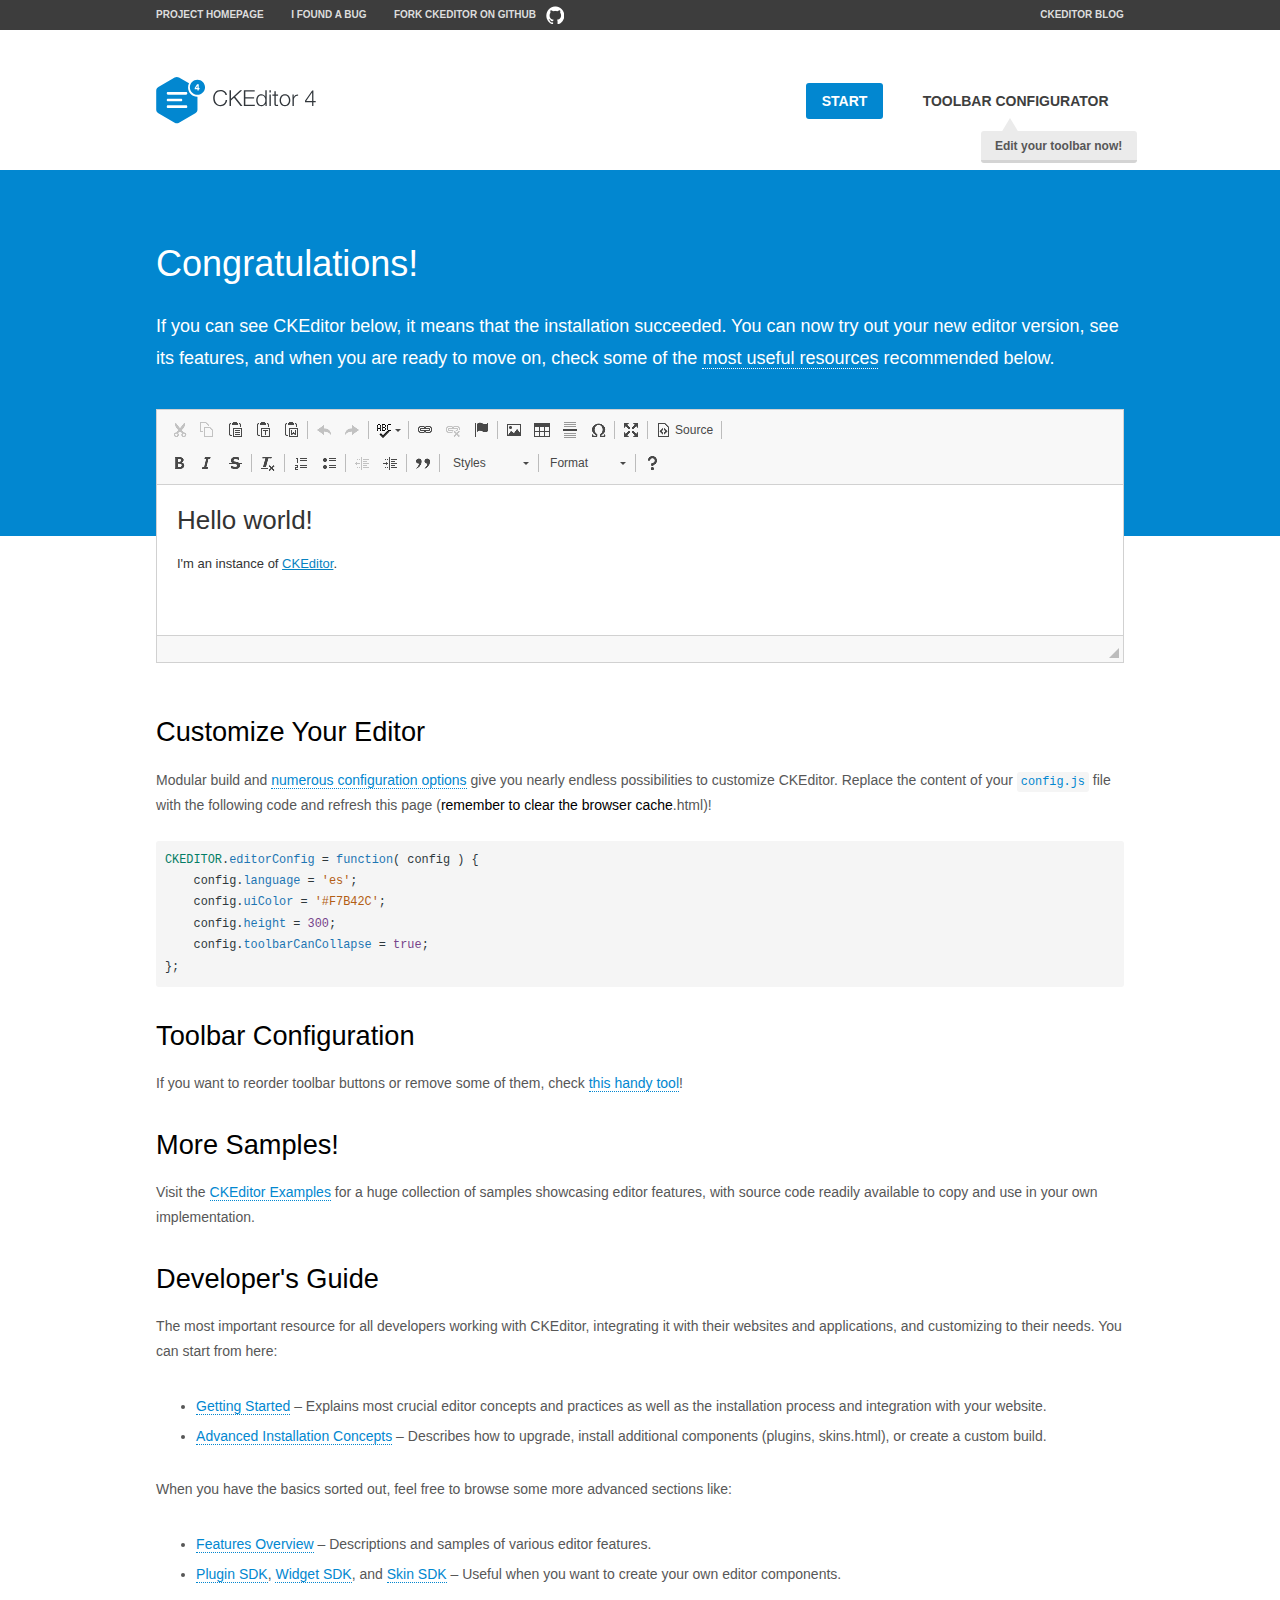
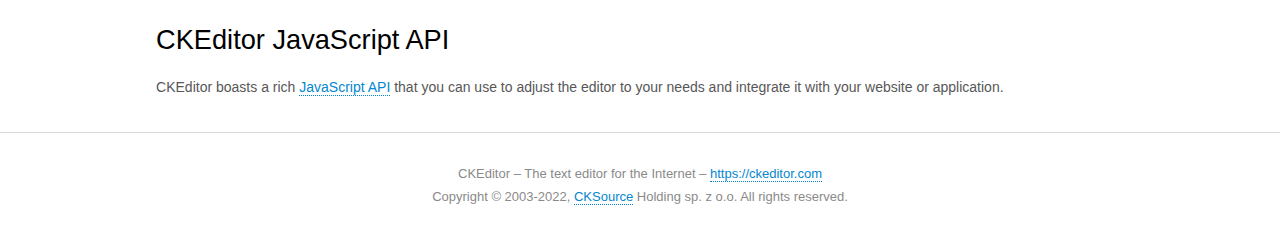
<file: system/core/library/ckeditor/samples/index.html>
<!DOCTYPE html>
<!--
Copyright (c) 2003-2022, CKSource Holding sp. z o.o. All rights reserved.
For licensing, see LICENSE.md or https://ckeditor.com/legal/ckeditor-oss-license
-->
<html lang="en">
<head>
	<meta charset="utf-8">
	<title>CKEditor Sample</title>
	<script src="../ckeditor.js"></script>
	<script src="js/sample.js"></script>
	<link rel="stylesheet" href="css/samples.css">
	<link rel="stylesheet" href="toolbarconfigurator/lib/codemirror/neo.css">
	<meta name="viewport" content="width=device-width,initial-scale=1">
	<meta name="description" content="Try the latest sample of CKEditor 4 and learn more about customizing your WYSIWYG editor with endless possibilities.">
</head>
<body id="main">

<nav class="navigation-a">
	<div class="grid-container">
		<ul class="navigation-a-left grid-width-70">
			<li><a href="https://ckeditor.com/ckeditor-4/">Project Homepage</a></li>
			<li><a href="https://github.com/ckeditor/ckeditor4/issues">I found a bug</a></li>
			<li><a href="https://github.com/ckeditor/ckeditor4" class="icon-pos-right icon-navigation-a-github">Fork CKEditor on GitHub</a></li>
		</ul>
		<ul class="navigation-a-right grid-width-30">
			<li><a href="https://ckeditor.com/blog/">CKEditor Blog</a></li>
		</ul>
	</div>
</nav>

<header class="header-a">
	<div class="grid-container">
		<h1 class="header-a-logo grid-width-30">
			<a href="index.html"><img src="img/logo.svg" onerror="this.src='img/logo.png'; this.onerror=null;" alt="CKEditor Sample"></a>
		</h1>

		<nav class="navigation-b grid-width-70">
			<ul>
				<li><a href="index.html" class="button-a button-a-background">Start</a></li>
				<li><a href="toolbarconfigurator/index.html" class="button-a">Toolbar configurator <span class="balloon-a balloon-a-nw">Edit your toolbar now!</span></a></li>
			</ul>
		</nav>
	</div>
</header>

<main>
	<div class="adjoined-top">
		<div class="grid-container">
			<div class="content grid-width-100">
				<h1>Congratulations!</h1>
				<p>
					If you can see CKEditor below, it means that the installation succeeded.
					You can now try out your new editor version, see its features, and when you are ready to move on, check some of the <a href="#sample-customize">most useful resources</a> recommended below.
				</p>
			</div>
		</div>
	</div>
	<div class="adjoined-bottom">
		<div class="grid-container">
			<div class="grid-width-100">
				<div id="editor">
					<h1>Hello world!</h1>
					<p>I'm an instance of <a href="https://ckeditor.com">CKEditor</a>.</p>
				</div>
			</div>
		</div>
	</div>

	<div class="grid-container">
		<div class="content grid-width-100">
			<section id="sample-customize">
				<h2>Customize Your Editor</h2>
				<p>Modular build and <a href="https://ckeditor.com/docs/ckeditor4/latest/guide/dev_configuration.html">numerous configuration options</a> give you nearly endless possibilities to customize CKEditor. Replace the content of your <code><a href="../config.js">config.js</a></code> file with the following code and refresh this page (<strong>remember to clear the browser cache</strong>.html)!</p>
		<pre class="cm-s-neo CodeMirror"><code><span style="padding-right: 0.1px;"><span class="cm-variable">CKEDITOR</span>.<span class="cm-property">editorConfig</span> <span class="cm-operator">=</span> <span class="cm-keyword">function</span>( <span class="cm-def">config</span> ) {</span>
<span style="padding-right: 0.1px;"><span class="cm-tab">	</span><span class="cm-variable-2">config</span>.<span class="cm-property">language</span> <span class="cm-operator">=</span> <span class="cm-string">'es'</span>;</span>
<span style="padding-right: 0.1px;"><span class="cm-tab">	</span><span class="cm-variable-2">config</span>.<span class="cm-property">uiColor</span> <span class="cm-operator">=</span> <span class="cm-string">'#F7B42C'</span>;</span>
<span style="padding-right: 0.1px;"><span class="cm-tab">	</span><span class="cm-variable-2">config</span>.<span class="cm-property">height</span> <span class="cm-operator">=</span> <span class="cm-number">300</span>;</span>
<span style="padding-right: 0.1px;"><span class="cm-tab">	</span><span class="cm-variable-2">config</span>.<span class="cm-property">toolbarCanCollapse</span> <span class="cm-operator">=</span> <span class="cm-atom">true</span>;</span>
<span style="padding-right: 0.1px;">};</span></code></pre>
			</section>

			<section>
				<h2>Toolbar Configuration</h2>
				<p>If you want to reorder toolbar buttons or remove some of them, check <a href="toolbarconfigurator/index.html">this handy tool</a>!</p>
			</section>

			<section>
				<h2>More Samples!</h2>
				<p>Visit the <a href="https://ckeditor.com/docs/ckeditor4/latest/examples/index.html">CKEditor Examples</a> for a huge collection of samples showcasing editor features, with source code readily available to copy and use in your own implementation.</p>
			</section>

			<section>
				<h2>Developer's Guide</h2>
				<p>The most important resource for all developers working with CKEditor, integrating it with their websites and applications, and customizing to their needs. You can start from here:</p>
				<ul>
					<li><a href="https://ckeditor.com/docs/ckeditor4/latest/guide/dev_installation.html">Getting Started</a> &ndash; Explains most crucial editor concepts and practices as well as the installation process and integration with your website.</li>
					<li><a href="https://ckeditor.com/docs/ckeditor4/latest/guide/dev_advanced_installation.html">Advanced Installation Concepts</a> &ndash; Describes how to upgrade, install additional components (plugins, skins.html), or create a custom build.</li>
				</ul>
					<p>When you have the basics sorted out, feel free to browse some more advanced sections like:</p>
				<ul>
					<li><a href="https://ckeditor.com/docs/ckeditor4/latest/features/index.html">Features Overview</a> &ndash; Descriptions and samples of various editor features.</li>
					<li><a href="https://ckeditor.com/docs/ckeditor4/latest/guide/plugin_sdk_intro.html">Plugin SDK</a>, <a href="https://ckeditor.com/docs/ckeditor4/latest/guide/widget_sdk_intro.html">Widget SDK</a>, and <a href="https://ckeditor.com/docs/ckeditor4/latest/guide/skin_sdk_intro.html">Skin SDK</a> &ndash; Useful when you want to create your own editor components.</li>
				</ul>
			</section>

			<section>
				<h2>CKEditor JavaScript API</h2>
				<p>CKEditor boasts a rich <a href="https://ckeditor.com/docs/ckeditor4/latest/api/index.html">JavaScript API</a> that you can use to adjust the editor to your needs and integrate it with your website or application.</p>
			</section>
		</div>
	</div>
</main>

<footer class="footer-a grid-container">
	<div class="grid-container">
		<p class="grid-width-100">
			CKEditor &ndash; The text editor for the Internet &ndash; <a class="samples" href="https://ckeditor.com/">https://ckeditor.com</a>
		</p>
		<p class="grid-width-100" id="copy">
			Copyright &copy; 2003-2022, <a class="samples" href="https://cksource.com/">CKSource</a> Holding sp. z o.o. All rights reserved.
		</p>
	</div>
</footer>
<script>
	initSample();
</script>

</body>
</html>
</file>
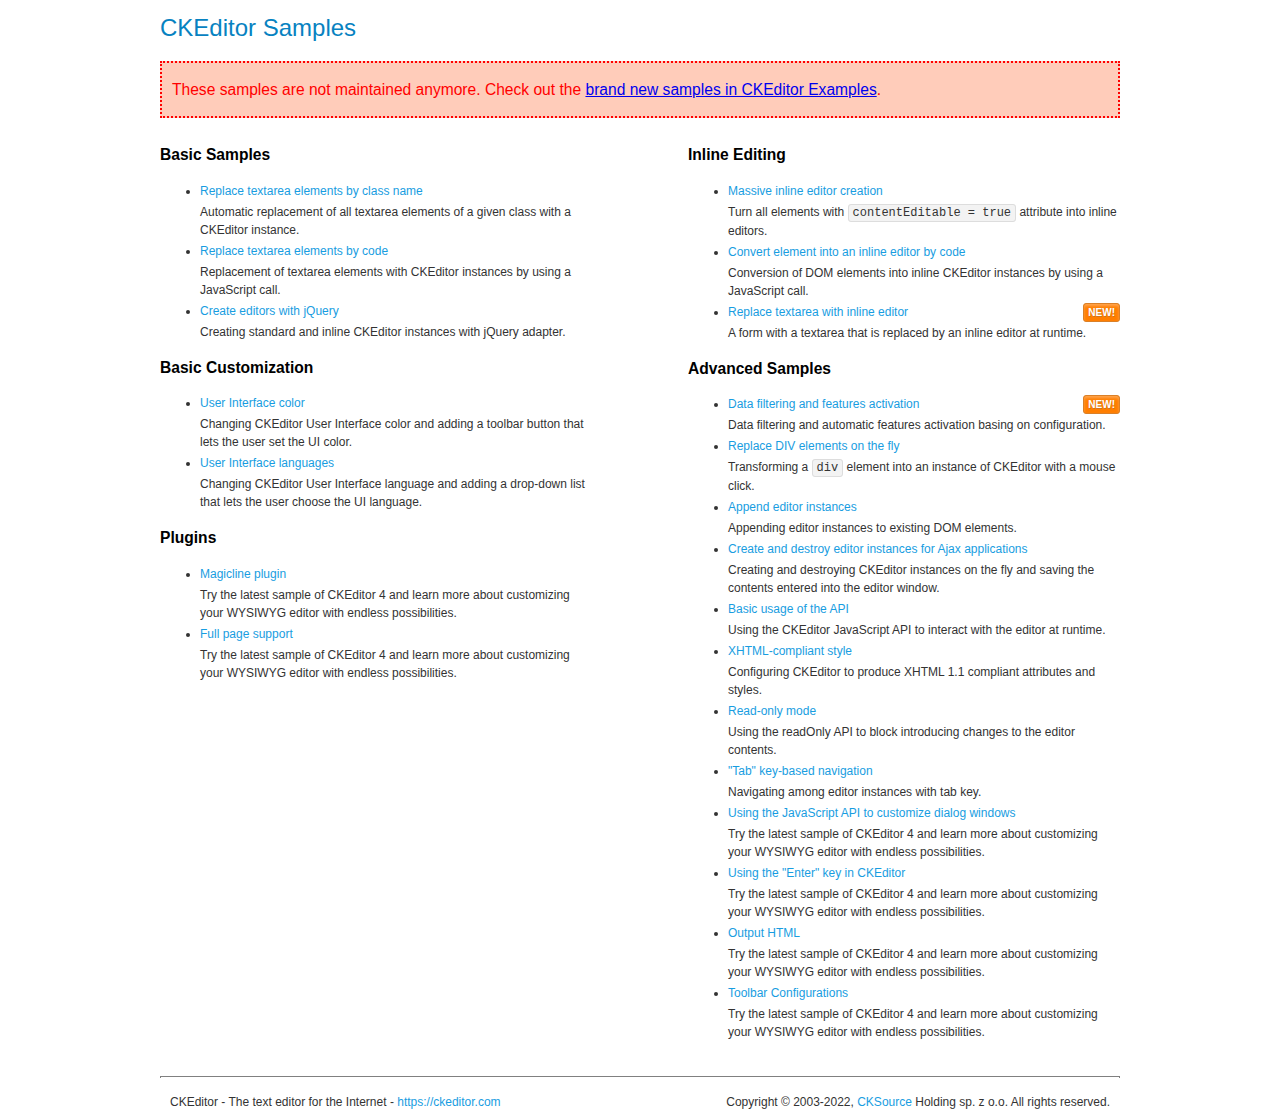
<file: system/core/library/ckeditor/samples/old/index.html>
<!DOCTYPE html>
<!--
Copyright (c) 2003-2022, CKSource Holding sp. z o.o. All rights reserved.
For licensing, see LICENSE.md or https://ckeditor.com/legal/ckeditor-oss-license
-->
<html lang="en">
<head>
	<meta charset="utf-8">
	<title>CKEditor Samples</title>
	<link rel="stylesheet" href="sample.css">
	<meta name="description" content="Try the latest sample of CKEditor 4 and learn more about customizing your WYSIWYG editor with endless possibilities.">
</head>
<body>
	<h1 class="samples">
		CKEditor Samples
	</h1>
	<div class="warning deprecated">
		These samples are not maintained anymore. Check out the <a href="https://ckeditor.com/docs/ckeditor4/latest/examples/index.html">brand new samples in CKEditor Examples</a>.
	</div>
	<div class="twoColumns">
		<div class="twoColumnsLeft">
			<h2 class="samples">
				Basic Samples
			</h2>
			<dl class="samples">
				<dt><a class="samples" href="replacebyclass.html">Replace textarea elements by class name</a></dt>
				<dd>Automatic replacement of all textarea elements of a given class with a CKEditor instance.</dd>

				<dt><a class="samples" href="replacebycode.html">Replace textarea elements by code</a></dt>
				<dd>Replacement of textarea elements with CKEditor instances by using a JavaScript call.</dd>

				<dt><a class="samples" href="jquery.html">Create editors with jQuery</a></dt>
				<dd>Creating standard and inline CKEditor instances with jQuery adapter.</dd>
			</dl>

			<h2 class="samples">
				Basic Customization
			</h2>
			<dl class="samples">
				<dt><a class="samples" href="uicolor.html">User Interface color</a></dt>
				<dd>Changing CKEditor User Interface color and adding a toolbar button that lets the user set the UI color.</dd>

				<dt><a class="samples" href="uilanguages.html">User Interface languages</a></dt>
				<dd>Changing CKEditor User Interface language and adding a drop-down list that lets the user choose the UI language.</dd>
			</dl>


			<h2 class="samples">Plugins</h2>
<dl class="samples">
<dt><a class="samples" href="magicline/magicline.html">Magicline plugin</a></dt>
<dd>Try the latest sample of CKEditor 4 and learn more about customizing your WYSIWYG editor with endless possibilities.</dd>

<dt><a class="samples" href="wysiwygarea/fullpage.html">Full page support</a></dt>
<dd>Try the latest sample of CKEditor 4 and learn more about customizing your WYSIWYG editor with endless possibilities.</dd>
</dl>
		</div>
		<div class="twoColumnsRight">
			<h2 class="samples">
				Inline Editing
			</h2>
			<dl class="samples">
				<dt><a class="samples" href="inlineall.html">Massive inline editor creation</a></dt>
				<dd>Turn all elements with <code>contentEditable = true</code> attribute into inline editors.</dd>

				<dt><a class="samples" href="inlinebycode.html">Convert element into an inline editor by code</a></dt>
				<dd>Conversion of DOM elements into inline CKEditor instances by using a JavaScript call.</dd>

				<dt><a class="samples" href="inlinetextarea.html">Replace textarea with inline editor</a> <span class="new">New!</span></dt>
				<dd>A form with a textarea that is replaced by an inline editor at runtime.</dd>

				
			</dl>

			<h2 class="samples">
				Advanced Samples
			</h2>
			<dl class="samples">
				<dt><a class="samples" href="datafiltering.html">Data filtering and features activation</a> <span class="new">New!</span></dt>
				<dd>Data filtering and automatic features activation basing on configuration.</dd>

				<dt><a class="samples" href="divreplace.html">Replace DIV elements on the fly</a></dt>
				<dd>Transforming a <code>div</code> element into an instance of CKEditor with a mouse click.</dd>

				<dt><a class="samples" href="appendto.html">Append editor instances</a></dt>
				<dd>Appending editor instances to existing DOM elements.</dd>

				<dt><a class="samples" href="ajax.html">Create and destroy editor instances for Ajax applications</a></dt>
				<dd>Creating and destroying CKEditor instances on the fly and saving the contents entered into the editor window.</dd>

				<dt><a class="samples" href="api.html">Basic usage of the API</a></dt>
				<dd>Using the CKEditor JavaScript API to interact with the editor at runtime.</dd>

				<dt><a class="samples" href="xhtmlstyle.html">XHTML-compliant style</a></dt>
				<dd>Configuring CKEditor to produce XHTML 1.1 compliant attributes and styles.</dd>

				<dt><a class="samples" href="readonly.html">Read-only mode</a></dt>
				<dd>Using the readOnly API to block introducing changes to the editor contents.</dd>

				<dt><a class="samples" href="tabindex.html">"Tab" key-based navigation</a></dt>
				<dd>Navigating among editor instances with tab key.</dd>


				
<dt><a class="samples" href="dialog/dialog.html">Using the JavaScript API to customize dialog windows</a></dt>
<dd>Try the latest sample of CKEditor 4 and learn more about customizing your WYSIWYG editor with endless possibilities.</dd>

<dt><a class="samples" href="enterkey/enterkey.html">Using the &quot;Enter&quot; key in CKEditor</a></dt>
<dd>Try the latest sample of CKEditor 4 and learn more about customizing your WYSIWYG editor with endless possibilities.</dd>

<dt><a class="samples" href="htmlwriter/outputhtml.html">Output HTML</a></dt>
<dd>Try the latest sample of CKEditor 4 and learn more about customizing your WYSIWYG editor with endless possibilities.</dd>

<dt><a class="samples" href="toolbar/toolbar.html">Toolbar Configurations</a></dt>
<dd>Try the latest sample of CKEditor 4 and learn more about customizing your WYSIWYG editor with endless possibilities.</dd>

			</dl>
		</div>
	</div>
	<div id="footer">
		<hr>
		<p>
			CKEditor - The text editor for the Internet - <a class="samples" href="https://ckeditor.com/">https://ckeditor.com</a>
		</p>
		<p id="copy">
			Copyright &copy; 2003-2022, <a class="samples" href="https://cksource.com/">CKSource</a> Holding sp. z o.o. All rights reserved.
		</p>
	</div>
</body>
</html>
</file>
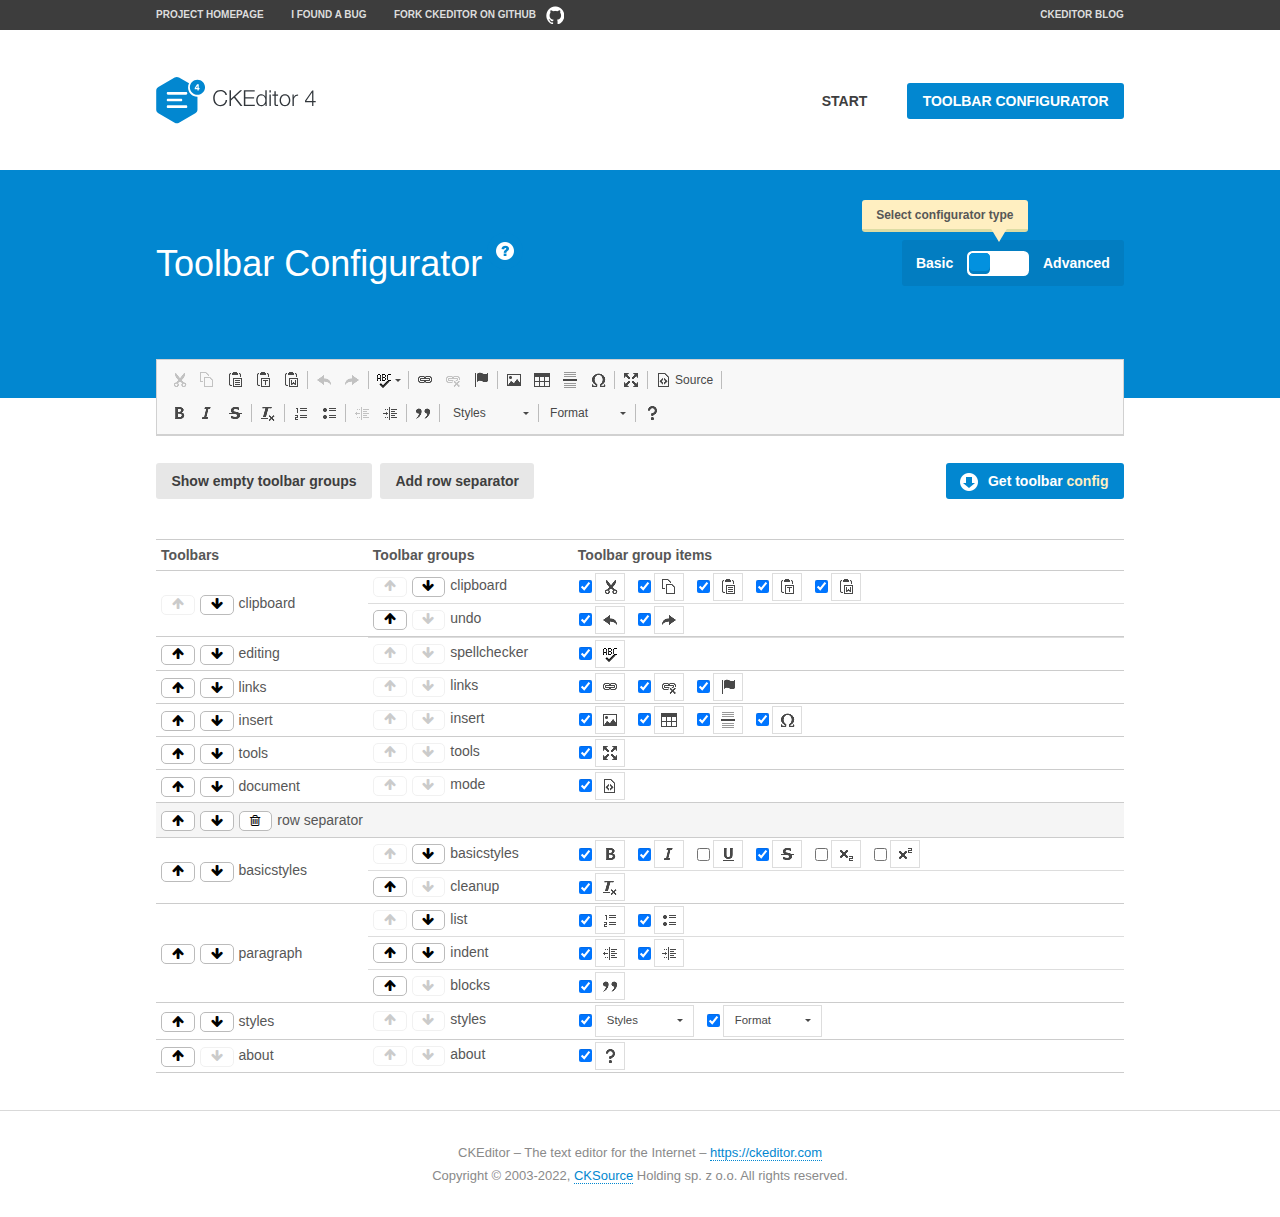
<file: system/core/library/ckeditor/samples/toolbarconfigurator/index.html>
<!DOCTYPE html>
<!--
Copyright (c) 2003-2022, CKSource Holding sp. z o.o. All rights reserved.
For licensing, see LICENSE.md or https://ckeditor.com/legal/ckeditor-oss-license
-->
<!--[if IE 8]><html class="ie8"><![endif]-->
<!--[if gt IE 8]><html><![endif]-->
<!--[if !IE]><!--><html lang="en"><!--<![endif]-->
<head>
	<meta charset="utf-8">
	<title>Toolbar Configurator</title>
	<script src="../../ckeditor.js"></script>
	<script>
		if ( CKEDITOR.env.ie && CKEDITOR.env.version < 9 )
			CKEDITOR.tools.enableHtml5Elements( document );
	</script>
	<link rel="stylesheet" href="lib/codemirror/codemirror.css">
	<link rel="stylesheet" href="lib/codemirror/show-hint.css">
	<link rel="stylesheet" href="lib/codemirror/neo.css">
	<link rel="stylesheet" href="css/fontello.css">
	<link rel="stylesheet" href="../css/samples.css">
	<meta name="description" content="Try the latest sample of CKEditor 4 and learn more about customizing your WYSIWYG editor with endless possibilities.">
</head>
<body id="toolbar">

<nav class="navigation-a">
	<div class="grid-container">
		<ul class="navigation-a-left grid-width-70">
			<li><a href="https://ckeditor.com/ckeditor-4/">Project Homepage</a></li>
			<li><a href="https://github.com/ckeditor/ckeditor4/issues">I found a bug</a></li>
			<li><a href="https://github.com/ckeditor/ckeditor4" class="icon-pos-right icon-navigation-a-github">Fork CKEditor on GitHub</a></li>
		</ul>
		<ul class="navigation-a-right grid-width-30">
			<li><a href="https://ckeditor.com/blog/">CKEditor Blog</a></li>
		</ul>
	</div>
</nav>

<header class="header-a">
	<div class="grid-container">
		<h1 class="header-a-logo grid-width-30">
			<a href="../index.html"><img src="../img/logo.svg" onerror="this.src='../img/logo.png'; this.onerror=null;" alt="CKEditor Logo"></a>
		</h1>
		<nav class="navigation-b grid-width-70">
			<ul>
				<li><a href="../index.html"  class="button-a">Start</a></li>
				<li><a href="index.html"  class="button-a button-a-background">Toolbar configurator</a></li>
			</ul>
		</nav>
	</div>
</header>

<main>
	<div class="adjoined-top">
		<div class="grid-container">
			<div class="content grid-width-100">
				<div class="grid-container-nested">
					<h1 class="grid-width-60">
						Toolbar Configurator
						<a href="#help-content" type="button" title="Configurator help" id="help" class="button-a button-a-background button-a-no-text icon-pos-left icon-question-mark">Help</a>
					</h1>

					<div class="grid-width-40 grid-switch-magic">
						<div class="switch">
							<span class="balloon-a balloon-a-se">Select configurator type</span>
							<input type="radio" name="radio" data-num="1" id="radio-basic" />
							<input type="radio" name="radio" data-num="2" id="radio-advanced" />
							<label data-for="1" for="radio-basic">Basic</label>
							<span class="switch-inner">
								<span class="handler"></span>
							</span>
							<label data-for="2" for="radio-advanced">Advanced</label>
						</div>
					</div>
				</div>
			</div>
		</div>
	</div>
	<div class="adjoined-bottom">
		<div class="grid-container">
			<div class="grid-width-100">
				<div class="editors-container">
					<div id="editor-basic"></div>
					<div id="editor-advanced"></div>
				</div>
			</div>
		</div>
	</div>

	<div class="grid-container configurator">
		<div class="content grid-width-100">
			<div class="configurator">
				<div>
					<div id="toolbarModifierWrapper"></div>
				</div>
			</div>
		</div>
	</div>

	<div id="help-content">
		<div class="grid-container">
			<div class="grid-width-100">
				<h2>What Am I Doing Here?</h2>

				<div class="grid-container grid-container-nested">
					<div class="basic">
						<div class="grid-width-50">
							<p>Arrange <a href="https://ckeditor.com/docs/ckeditor4/latest/api/CKEDITOR_config.html#cfg-toolbarGroups">toolbar groups</a>, toggle <a href="https://ckeditor.com/docs/ckeditor4/latest/api/CKEDITOR_config.html#cfg-removeButtons">button visibility</a> according to your needs and get your toolbar configuration.</p>
							<p>You can replace the content of the <a href="../../config.js"><code>config.js</code></a> file with the generated configuration. If you already set some configuration options you will need to merge both configurations.</p>
						</div>
						<div class="grid-width-50">
							<p>Read more about different ways of <a href="https://ckeditor.com/docs/ckeditor4/latest/guide/dev_configuration.html">setting configuration</a> and do not forget about <strong>clearing browser cache</strong>.</p>
							<p>Arranging toolbar groups is the recommended way of configuring the toolbar, but if you need more freedom you can use the <a href="#advanced">advanced configurator</a>.</p>
						</div>
					</div>
					<div class="advanced" style="display: none;">
						<div class="grid-width-50">
							<p>With this code editor you can edit your <a href="https://ckeditor.com/docs/ckeditor4/latest/api/CKEDITOR_config.html#cfg-toolbar">toolbar configuration</a> live.</p>
							<p>You can replace the content of the <a href="../../config.js"><code>config.js</code></a> file with the generated configuration. If you already set some configuration options you will need to merge both configurations.</p>
						</div>
						<div class="grid-width-50">
							<p>Read more about different ways of <a href="https://ckeditor.com/docs/ckeditor4/latest/guide/dev_configuration.html">setting configuration</a> and do not forget about <strong>clearing browser cache</strong>.</p>
						</div>
					</div>
				</div>

				<p class="grid-container grid-container-nested">
					<button type="button" class="help-content-close grid-width-100 button-a button-a-background">Got it. Let's play!</button>
				</p>
			</div>
		</div>
	</div>
</main>

<footer class="footer-a grid-container">
	<p class="grid-width-100">
		CKEditor &ndash; The text editor for the Internet &ndash; <a class="samples" href="https://ckeditor.com/">https://ckeditor.com</a>
	</p>
	<p class="grid-width-100" id="copy">
		Copyright &copy; 2003-2022, <a class="samples" href="https://cksource.com/">CKSource</a> Holding sp. z o.o. All rights reserved.
	</p>
</footer>

<script src="lib/codemirror/codemirror.js"></script>
<script src="lib/codemirror/javascript.js"></script>
<script src="lib/codemirror/show-hint.js"></script>

<script src="js/fulltoolbareditor.js"></script>
<script src="js/abstracttoolbarmodifier.js"></script>
<script src="js/toolbarmodifier.js"></script>
<script src="js/toolbartextmodifier.js"></script>
<script src="../js/sf.js"></script>

<script>
	( function() {
		'use strict';

		var mode = ( window.location.hash.substr( 1 ) === 'advanced' ) ? 'advanced' : 'basic',
			configuratorSection = CKEDITOR.document.findOne( 'main > .grid-container.configurator' ),
			basicInstruction = CKEDITOR.document.findOne( '#help-content .basic' ),
			advancedInstruction = CKEDITOR.document.findOne( '#help-content .advanced' ),

			// Configurator mode switcher.
			modeSwitchBasic = CKEDITOR.document.getById( 'radio-basic' ),
			modeSwitchAdvanced = CKEDITOR.document.getById( 'radio-advanced' );

		// Initial setup
		function updateSwitcher() {
			if ( mode === 'advanced' ) {
				modeSwitchAdvanced.$.checked = true;
			} else {
				modeSwitchBasic.$.checked = true;
			}
		}

		updateSwitcher();

		CKEDITOR.document.getWindow().on( 'hashchange', function( e ) {
			var hash = window.location.hash.substr( 1 );
			if ( !( hash === 'advanced' || hash === 'basic' ) ) {
				return;
			}
			mode = hash;
			onToolbarsDone( mode );
		} );

		CKEDITOR.document.getWindow().on( 'resize', function() {
			updateToolbar( ( mode === 'basic' ? toolbarModifier : toolbarTextModifier )[ 'editorInstance' ] );
		} );

		function onRefresh( modifier ) {
			modifier = modifier || this;

			if ( mode === 'basic' && modifier instanceof ToolbarConfigurator.ToolbarTextModifier ) {
				return;
			}

			// CodeMirror container becomes visible, so we need to refresh and to avoid rendering problems.
			if ( mode === 'advanced' && modifier instanceof ToolbarConfigurator.ToolbarTextModifier ) {
				modifier.codeContainer.refresh();
			}

			updateToolbar( modifier.editorInstance );
		}

		function updateToolbar( editor ) {
			var editorContainer = editor.container;

			// Not always editor is loaded.
			if ( !editorContainer ) {
				return;
			}

			var displayStyle = editorContainer.getStyle( 'display' );

			editorContainer.setStyle( 'display', 'block' );

			var newHeight = editorContainer.getSize( 'height' );

			var newMarginTop = parseInt( editorContainer.getComputedStyle( 'margin-top' ), 10 );
			newMarginTop = ( isNaN( newMarginTop ) ? 0 : Number( newMarginTop ) );

			var newMarginBottom = parseInt( editorContainer.getComputedStyle( 'margin-bottom' ), 10 );
			newMarginBottom = ( isNaN( newMarginBottom ) ? 0 : Number( newMarginBottom ) );

			var result = newHeight + newMarginTop + newMarginBottom;

			editorContainer.setStyle( 'display', displayStyle );

			editor.container.getAscendant( 'div' ).setStyle( 'height', result + 'px' );
		}

		var toolbarModifier = new ToolbarConfigurator.ToolbarModifier( 'editor-basic' );

		var done = 0;
		toolbarModifier.init( onToolbarInit );
		toolbarModifier.onRefresh = onRefresh;

		CKEDITOR.document.getById( 'toolbarModifierWrapper' ).append( toolbarModifier.mainContainer );

		var toolbarTextModifier = new ToolbarConfigurator.ToolbarTextModifier( 'editor-advanced' );
		toolbarTextModifier.init( onToolbarInit );
		toolbarTextModifier.onRefresh = onRefresh;

		function onToolbarInit() {
			if ( ++done === 2 ) {
				onToolbarsDone();

				positionSticky.watch( CKEDITOR.document.findOne( '.toolbar' ), function() {
					return mode === 'advanced';
				} );
			}
		}

		function onToolbarsDone() {
			if ( mode === 'basic' ) {
				toggleModeBasic( false );
			} else {
				toggleModeAdvanced( false );
			}

			updateSwitcher();

			setTimeout( function() {
				CKEDITOR.document.findOne( '.editors-container' ).addClass( 'active' );
				CKEDITOR.document.findOne( '#toolbarModifierWrapper' ).addClass( 'active' );
			}, 200 );
		}

		CKEDITOR.document.getById( 'toolbarModifierWrapper' ).append( toolbarTextModifier.mainContainer );

		function toogleModeSwitch( onElement, offElement, onModifier, offModifier ) {
			onElement.addClass( 'fancy-button-active' );
			offElement.removeClass( 'fancy-button-active' );

			onModifier.showUI();
			offModifier.hideUI();
		}

		function toggleModeBasic( callOnRefresh ) {
			callOnRefresh = ( callOnRefresh !== false );
			mode = 'basic';
			window.location.hash = '#basic';
			toogleModeSwitch( modeSwitchBasic, modeSwitchAdvanced, toolbarModifier, toolbarTextModifier );

			configuratorSection.removeClass( 'freed-width' );
			basicInstruction.show();
			advancedInstruction.hide();

			callOnRefresh && onRefresh( toolbarModifier );
		}

		function toggleModeAdvanced( callOnRefresh ) {
			callOnRefresh = ( callOnRefresh !== false );
			mode = 'advanced';
			window.location.hash = '#advanced';
			toogleModeSwitch( modeSwitchAdvanced, modeSwitchBasic, toolbarTextModifier, toolbarModifier );

			configuratorSection.addClass( 'freed-width' );
			advancedInstruction.show();
			basicInstruction.hide();

			callOnRefresh && onRefresh( toolbarTextModifier );
		}

		modeSwitchBasic.on( 'click', toggleModeBasic );
		modeSwitchAdvanced.on( 'click', toggleModeAdvanced );

		//
		// Position:sticky for the toolbar.
		//

		// Will make elements behave like they were styled with position:sticky.
		var positionSticky = {
			// Store object: {
			// 		element: CKEDITOR.dom.element, // Element which will float.
			// 		placeholder: CKEDITOR.dom.element, // Placeholder which is place to prevent page bounce.
			// 		isFixed: boolean // Whether element float now.
			// }
			watched: [],

			active: [],

			staticContainer: null,

			init: function() {
				var element = CKEDITOR.dom.element.createFromHtml(
					'<div class="staticContainer">' +
						'<div class="grid-container" >' +
							'<div class="grid-width-100">' +
								'<div class="inner"></div>' +
							'</div>' +
						'</div>' +
					'</div>' );

				this.staticContainer = element.findOne( '.inner' );

				CKEDITOR.document.getBody().append( element );
			},

			watch: function( element, preventFunc ) {
				this.watched.push( {
					element: element,
					placeholder: new CKEDITOR.dom.element( 'div' ),
					isFixed: false,
					preventFunc: preventFunc
				} );
			},

			checkAll: function() {
				for ( var i = 0; i < this.watched.length; i++ ) {
					this.check( this.watched[ i ] );
				}
			},

			check: function( element ) {
				var isFixed = element.isFixed;
				var shouldBeFixed = this.shouldBeFixed( element );

				// Nothing to be done.
				if ( isFixed === shouldBeFixed ) {
					return;
				}

				var placeholder = element.placeholder;

				if ( isFixed ) {
					// Unfixing.

					element.element.insertBefore( placeholder );
					placeholder.remove();

					element.element.removeStyle( 'margin' );

					this.active.splice( CKEDITOR.tools.indexOf( this.active, element ), 1 );

				} else {
					// Fixing.
					placeholder.setStyle( 'width', element.element.getSize( 'width' ) + 'px' );
					placeholder.setStyle( 'height', element.element.getSize( 'height' ) + 'px' );
					placeholder.setStyle( 'margin-bottom', element.element.getComputedStyle( 'margin-bottom' ) );
					placeholder.setStyle( 'display', element.element.getComputedStyle( 'display' ) );
					placeholder.insertAfter( element.element );

					this.staticContainer.append( element.element );

					this.active.push( element );
				}

				element.isFixed = !element.isFixed;
			},

			shouldBeFixed: function( element ) {
				if ( element.preventFunc && element.preventFunc() ) {
					return false;
				}

				// If element is already fixed we are checking it's placeholder.
				var related = ( element.isFixed ? element.placeholder : element.element ),
					clientRect = related.$.getBoundingClientRect(),
					staticHeight = this.staticContainer.getSize('height' ),
					elemHeight = element.element.getSize( 'height' );

				if ( element.isFixed ) {
					return ( clientRect.top + elemHeight < staticHeight );
				} else {
					return ( clientRect.top < staticHeight );
				}
			}
		};

		positionSticky.init();

		CKEDITOR.document.getWindow().on( 'scroll',
			CKEDITOR.tools.eventsBuffer( 100, positionSticky.checkAll, positionSticky ).input
		);

		// Make the toolbar sticky.
		positionSticky.watch( CKEDITOR.document.findOne( '.editors-container' ) );

		// Help button and help-content.
		( function() {
			var helpButton = CKEDITOR.document.getById( 'help' ),
				helpContent = CKEDITOR.document.getById( 'help-content' );

			// Don't show help button on IE8 because it's unsupported by Pico Modal.
			if ( CKEDITOR.env.ie && CKEDITOR.env.version == 8 ) {
				helpButton.hide();
			} else {
				// Display help modal when the button is clicked.
				helpButton.on( 'click', function( evt ) {
					SF.modal( {
						// Clone modal content from DOM.
						content: helpContent.getHtml(),

						afterCreate: function( modal ) {
							// Enable modal content button to close the modal.
							new CKEDITOR.dom.element( modal.modalElem() ).findOne( '.help-content-close' ).once( 'click', modal.close );
						}
					} ).show();
				} );
			}
		} )();
	} )();
</script>
</body>
</html>
</file>
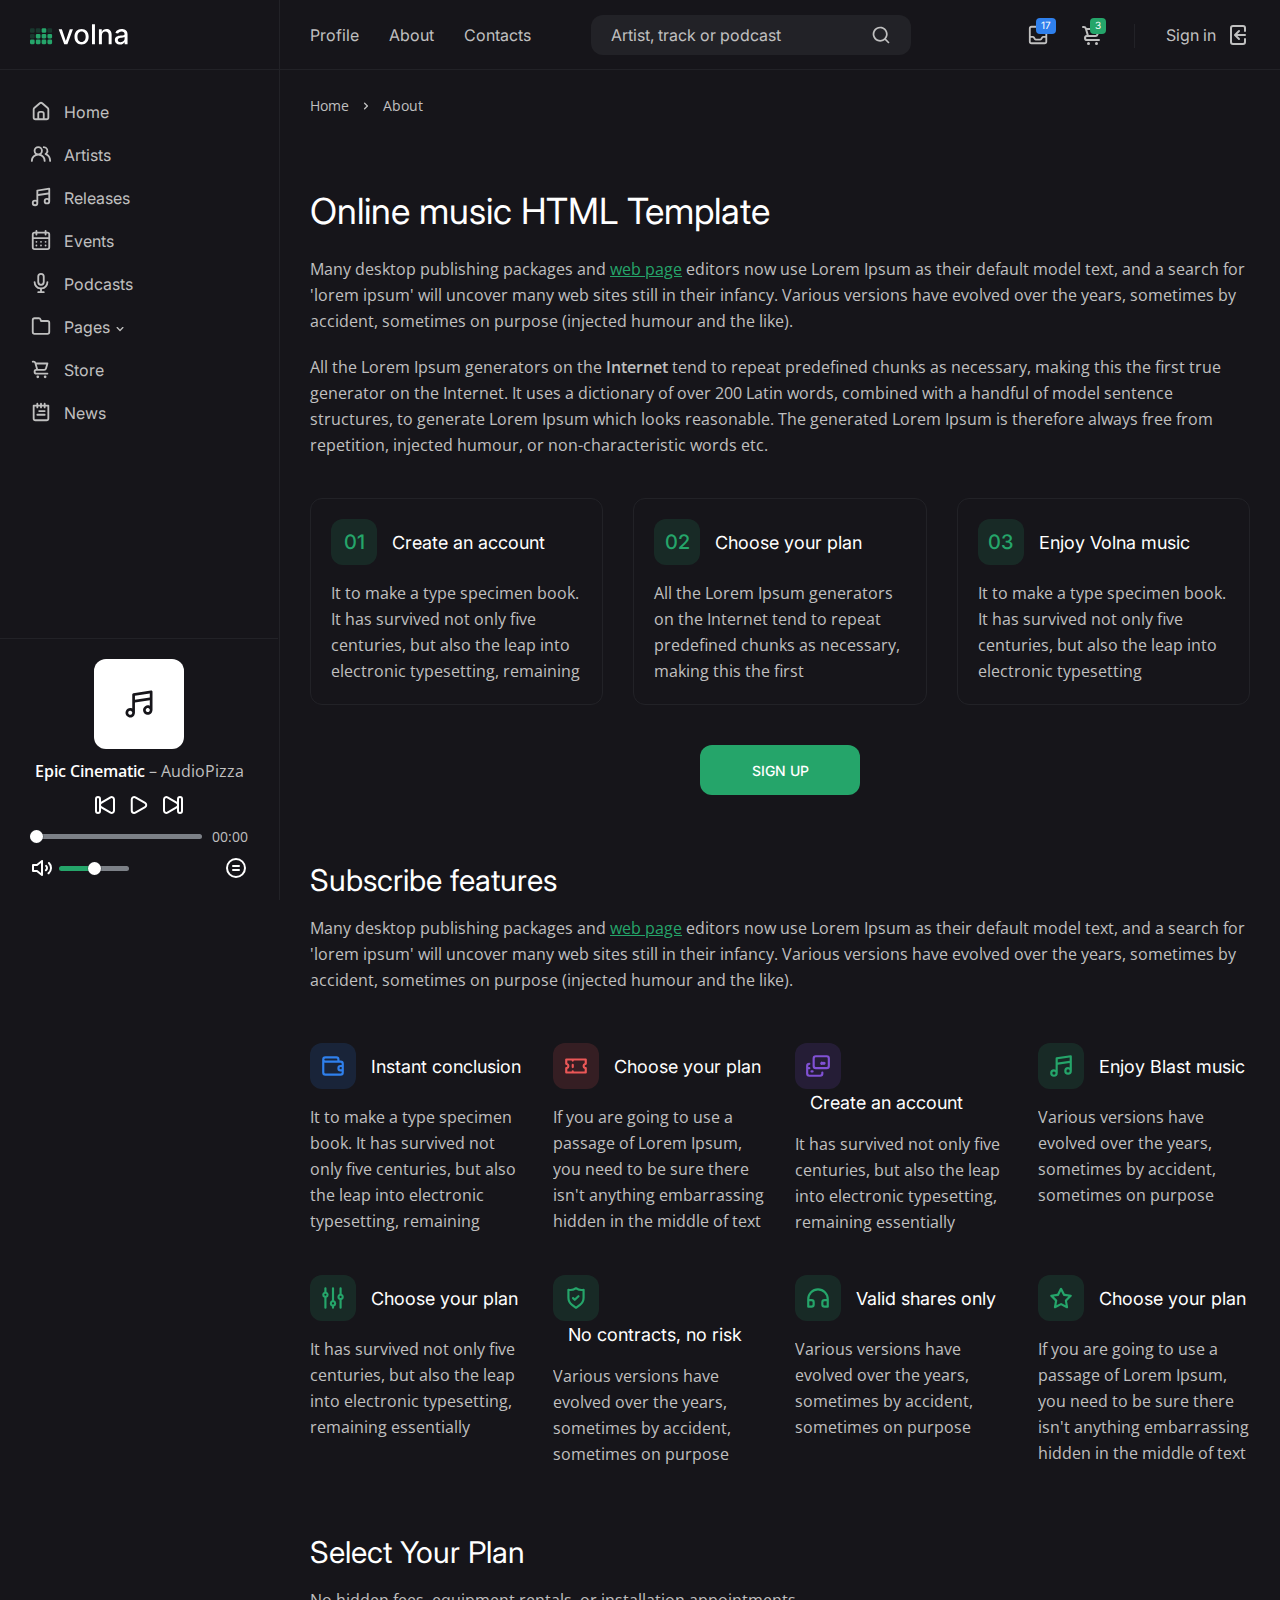
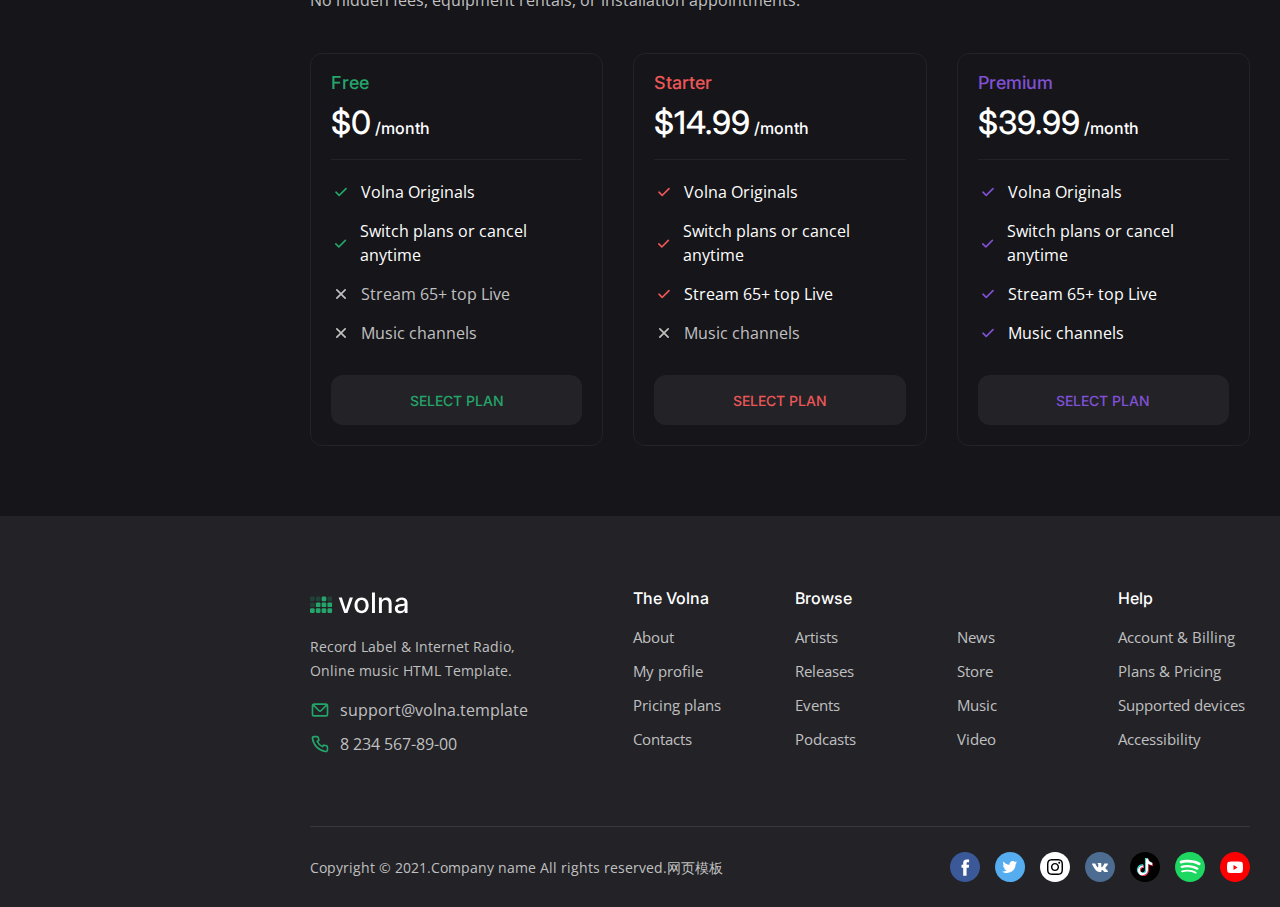
<file: Template Volna By DmitryVolkov/about.html>
<!DOCTYPE html>
<html lang="en">

<head>
    <meta charset="utf-8">
    <meta name="viewport" content="width=device-width, initial-scale=1, shrink-to-fit=no">

    <!-- CSS -->
    <link rel="stylesheet" href="css/bootstrap-reboot.min.css">
    <link rel="stylesheet" href="css/bootstrap-grid.min.css">
    <link rel="stylesheet" href="css/owl.carousel.min.css">
    <link rel="stylesheet" href="css/magnific-popup.css">
    <link rel="stylesheet" href="css/select2.min.css">
    <link rel="stylesheet" href="css/paymentfont.min.css">
    <link rel="stylesheet" href="css/slider-radio.css">
    <link rel="stylesheet" href="css/plyr.css">
    <link rel="stylesheet" href="css/main.css">

    <!-- Favicons -->
    <link rel="icon" type="image/png" href="icon/favicon-32x32.png" sizes="32x32">
    <link rel="apple-touch-icon" href="icon/favicon-32x32.png">

    <meta name="description" content="">
    <meta name="keywords" content="">
    <meta name="author" content="Dmitry Volkov">
    <title>Volna – Record label & Music streaming HTML Template</title>

</head>

<body>
    <!-- header -->
    <header class="header">
        <div class="header__content">
            <div class="header__logo">
                <a href="index.html">
                    <img src="img/logo.svg" alt="">
                </a>
            </div>

            <nav class="header__nav">
                <a href="profile.html">Profile</a>
                <a href="about.html">About</a>
                <a href="contacts.html">Contacts</a>
            </nav>

            <form action="#" class="header__search">
                <input type="text" placeholder="Artist, track or podcast">
                <button type="button"><svg xmlns="http://www.w3.org/2000/svg" viewBox="0 0 24 24">
                        <path
                            d="M21.71,20.29,18,16.61A9,9,0,1,0,16.61,18l3.68,3.68a1,1,0,0,0,1.42,0A1,1,0,0,0,21.71,20.29ZM11,18a7,7,0,1,1,7-7A7,7,0,0,1,11,18Z" />
                    </svg></button>
                <button type="button" class="close"><svg xmlns="http://www.w3.org/2000/svg" viewBox="0 0 24 24">
                        <path
                            d="M13.41,12l6.3-6.29a1,1,0,1,0-1.42-1.42L12,10.59,5.71,4.29A1,1,0,0,0,4.29,5.71L10.59,12l-6.3,6.29a1,1,0,0,0,0,1.42,1,1,0,0,0,1.42,0L12,13.41l6.29,6.3a1,1,0,0,0,1.42,0,1,1,0,0,0,0-1.42Z" />
                    </svg></button>
            </form>

            <div class="header__actions">
                <div class="header__action header__action--search">
                    <button class="header__action-btn" type="button"><svg xmlns="http://www.w3.org/2000/svg"
                            viewBox="0 0 24 24">
                            <path
                                d="M21.71,20.29,18,16.61A9,9,0,1,0,16.61,18l3.68,3.68a1,1,0,0,0,1.42,0A1,1,0,0,0,21.71,20.29ZM11,18a7,7,0,1,1,7-7A7,7,0,0,1,11,18Z" />
                        </svg></button>
                </div>

                <div class="header__action header__action--note">
                    <span>17</span>
                    <a href="#" class="header__action-btn"><svg xmlns="http://www.w3.org/2000/svg" viewBox="0 0 24 24">
                            <path
                                d="M19.05566,2h-14a3.00328,3.00328,0,0,0-3,3V19a3.00328,3.00328,0,0,0,3,3h14a3.00328,3.00328,0,0,0,3-3V5A3.00328,3.00328,0,0,0,19.05566,2Zm-14,2h14a1.001,1.001,0,0,1,1,1v8H17.59082a1.99687,1.99687,0,0,0-1.66406.89062L14.52051,16H9.59082L8.18457,13.89062A1.99687,1.99687,0,0,0,6.52051,13H4.05566V5A1.001,1.001,0,0,1,5.05566,4Zm14,16h-14a1.001,1.001,0,0,1-1-1V15H6.52051l1.40625,2.10938A1.99687,1.99687,0,0,0,9.59082,18h4.92969a1.99687,1.99687,0,0,0,1.66406-.89062L17.59082,15h2.46484v4A1.001,1.001,0,0,1,19.05566,20Z" />
                        </svg></a>

                    <div class="header__drop">
                        <a href="#" class="header__all">View all</a>
                        <div class="header__note header__note--succ">
                            <svg xmlns="http://www.w3.org/2000/svg" viewBox="0 0 24 24">
                                <path
                                    d="M14.72,8.79l-4.29,4.3L8.78,11.44a1,1,0,1,0-1.41,1.41l2.35,2.36a1,1,0,0,0,.71.29,1,1,0,0,0,.7-.29l5-5a1,1,0,0,0,0-1.42A1,1,0,0,0,14.72,8.79ZM12,2A10,10,0,1,0,22,12,10,10,0,0,0,12,2Zm0,18a8,8,0,1,1,8-8A8,8,0,0,1,12,20Z" />
                            </svg>
                            <p><a href="#modal-info2" class="open-modal">Payment #51</a> was successful!</p>
                            <span>1 hour ago</span>
                        </div>
                        <div class="header__note header__note--fail">
                            <svg xmlns="http://www.w3.org/2000/svg" viewBox="0 0 24 24">
                                <path
                                    d="M15.71,8.29a1,1,0,0,0-1.42,0L12,10.59,9.71,8.29A1,1,0,0,0,8.29,9.71L10.59,12l-2.3,2.29a1,1,0,0,0,0,1.42,1,1,0,0,0,1.42,0L12,13.41l2.29,2.3a1,1,0,0,0,1.42,0,1,1,0,0,0,0-1.42L13.41,12l2.3-2.29A1,1,0,0,0,15.71,8.29Zm3.36-3.36A10,10,0,1,0,4.93,19.07,10,10,0,1,0,19.07,4.93ZM17.66,17.66A8,8,0,1,1,20,12,7.95,7.95,0,0,1,17.66,17.66Z" />
                            </svg>
                            <p><a href="#modal-info3" class="open-modal">Payment #50</a> failed!</p>
                            <span>2 hours ago</span>
                        </div>
                        <div class="header__note header__note--info">
                            <svg xmlns="http://www.w3.org/2000/svg" viewBox="0 0 24 24">
                                <path
                                    d="M12,2A10,10,0,1,0,22,12,10.01114,10.01114,0,0,0,12,2Zm0,18a8,8,0,1,1,8-8A8.00917,8.00917,0,0,1,12,20Zm0-8.5a1,1,0,0,0-1,1v3a1,1,0,0,0,2,0v-3A1,1,0,0,0,12,11.5Zm0-4a1.25,1.25,0,1,0,1.25,1.25A1.25,1.25,0,0,0,12,7.5Z" />
                            </svg>
                            <p><a href="#modal-info4" class="open-modal">Example</a> of notification.</p>
                            <span>2 hours ago</span>
                        </div>
                        <div class="header__note header__note--gift">
                            <svg xmlns="http://www.w3.org/2000/svg" viewBox="0 0 24 24">
                                <path
                                    d="M18,7h-.35A3.45,3.45,0,0,0,18,5.5a3.49,3.49,0,0,0-6-2.44A3.49,3.49,0,0,0,6,5.5,3.45,3.45,0,0,0,6.35,7H6a3,3,0,0,0-3,3v2a1,1,0,0,0,1,1H5v6a3,3,0,0,0,3,3h8a3,3,0,0,0,3-3V13h1a1,1,0,0,0,1-1V10A3,3,0,0,0,18,7ZM11,20H8a1,1,0,0,1-1-1V13h4Zm0-9H5V10A1,1,0,0,1,6,9h5Zm0-4H9.5A1.5,1.5,0,1,1,11,5.5Zm2-1.5A1.5,1.5,0,1,1,14.5,7H13ZM17,19a1,1,0,0,1-1,1H13V13h4Zm2-8H13V9h5a1,1,0,0,1,1,1Z" />
                            </svg>
                            <p><a href="#modal-info5" class="open-modal">You have received a gift!</a></p>
                            <span>4 hours ago</span>
                        </div>
                    </div>
                </div>

                <div class="header__action header__action--cart">
                    <span>3</span>
                    <a class="header__action-btn" href="cart.html"><svg xmlns="http://www.w3.org/2000/svg"
                            viewBox="0 0 24 24">
                            <path
                                d="M8.5,19A1.5,1.5,0,1,0,10,20.5,1.5,1.5,0,0,0,8.5,19ZM19,16H7a1,1,0,0,1,0-2h8.49121A3.0132,3.0132,0,0,0,18.376,11.82422L19.96143,6.2749A1.00009,1.00009,0,0,0,19,5H6.73907A3.00666,3.00666,0,0,0,3.92139,3H3A1,1,0,0,0,3,5h.92139a1.00459,1.00459,0,0,1,.96142.7251l.15552.54474.00024.00506L6.6792,12.01709A3.00006,3.00006,0,0,0,7,18H19a1,1,0,0,0,0-2ZM17.67432,7l-1.2212,4.27441A1.00458,1.00458,0,0,1,15.49121,12H8.75439l-.25494-.89221L7.32642,7ZM16.5,19A1.5,1.5,0,1,0,18,20.5,1.5,1.5,0,0,0,16.5,19Z" />
                        </svg></a>

                    <div class="header__drop">
                        <a href="cart.html" class="header__all">Go to cart</a>
                        <div class="header__product">
                            <img src="img/store/item4.jpg" alt="">
                            <p><a href="product.html">Headphones ZR-991</a></p>
                            <span>$199</span>
                            <button type="button"><svg xmlns="http://www.w3.org/2000/svg" viewBox="0 0 24 24">
                                    <path
                                        d="M13.41,12l6.3-6.29a1,1,0,1,0-1.42-1.42L12,10.59,5.71,4.29A1,1,0,0,0,4.29,5.71L10.59,12l-6.3,6.29a1,1,0,0,0,0,1.42,1,1,0,0,0,1.42,0L12,13.41l6.29,6.3a1,1,0,0,0,1.42,0,1,1,0,0,0,0-1.42Z" />
                                </svg></button>
                        </div>
                        <div class="header__product">
                            <img src="img/store/item3.jpg" alt="">
                            <p><a href="product.html">Music Blank</a></p>
                            <span>$3.99</span>
                            <button type="button"><svg xmlns="http://www.w3.org/2000/svg" viewBox="0 0 24 24">
                                    <path
                                        d="M13.41,12l6.3-6.29a1,1,0,1,0-1.42-1.42L12,10.59,5.71,4.29A1,1,0,0,0,4.29,5.71L10.59,12l-6.3,6.29a1,1,0,0,0,0,1.42,1,1,0,0,0,1.42,0L12,13.41l6.29,6.3a1,1,0,0,0,1.42,0,1,1,0,0,0,0-1.42Z" />
                                </svg></button>
                        </div>
                        <div class="header__product">
                            <img src="img/store/item2.jpg" alt="">
                            <p><a href="product.html">Microphone R4</a></p>
                            <span>$799</span>
                            <button type="button"><svg xmlns="http://www.w3.org/2000/svg" viewBox="0 0 24 24">
                                    <path
                                        d="M13.41,12l6.3-6.29a1,1,0,1,0-1.42-1.42L12,10.59,5.71,4.29A1,1,0,0,0,4.29,5.71L10.59,12l-6.3,6.29a1,1,0,0,0,0,1.42,1,1,0,0,0,1.42,0L12,13.41l6.29,6.3a1,1,0,0,0,1.42,0,1,1,0,0,0,0-1.42Z" />
                                </svg></button>
                        </div>
                    </div>
                </div>

                <div class="header__action header__action--signin">
                    <a class="header__action-btn" href="signin.html">
                        <span>Sign in</span>
                        <svg xmlns="http://www.w3.org/2000/svg" viewBox="0 0 24 24">
                            <path
                                d="M20,12a1,1,0,0,0-1-1H11.41l2.3-2.29a1,1,0,1,0-1.42-1.42l-4,4a1,1,0,0,0-.21.33,1,1,0,0,0,0,.76,1,1,0,0,0,.21.33l4,4a1,1,0,0,0,1.42,0,1,1,0,0,0,0-1.42L11.41,13H19A1,1,0,0,0,20,12ZM17,2H7A3,3,0,0,0,4,5V19a3,3,0,0,0,3,3H17a3,3,0,0,0,3-3V16a1,1,0,0,0-2,0v3a1,1,0,0,1-1,1H7a1,1,0,0,1-1-1V5A1,1,0,0,1,7,4H17a1,1,0,0,1,1,1V8a1,1,0,0,0,2,0V5A3,3,0,0,0,17,2Z" />
                        </svg>
                    </a>
                </div>
            </div>

            <button class="header__btn" type="button">
                <span></span>
                <span></span>
                <span></span>
            </button>
        </div>
    </header>
    <!-- end header -->

    <!-- sidebar -->
    <div class="sidebar">
        <!-- sidebar logo -->
        <div class="sidebar__logo">
            <img src="img/logo.svg" alt="">
        </div>
        <!-- end sidebar logo -->

        <!-- sidebar nav -->
        <ul class="sidebar__nav">
            <li class="sidebar__nav-item">
                <a href="index.html" class="sidebar__nav-link"><svg xmlns="http://www.w3.org/2000/svg"
                        viewBox="0 0 24 24">
                        <path
                            d="M20,8h0L14,2.74a3,3,0,0,0-4,0L4,8a3,3,0,0,0-1,2.26V19a3,3,0,0,0,3,3H18a3,3,0,0,0,3-3V10.25A3,3,0,0,0,20,8ZM14,20H10V15a1,1,0,0,1,1-1h2a1,1,0,0,1,1,1Zm5-1a1,1,0,0,1-1,1H16V15a3,3,0,0,0-3-3H11a3,3,0,0,0-3,3v5H6a1,1,0,0,1-1-1V10.25a1,1,0,0,1,.34-.75l6-5.25a1,1,0,0,1,1.32,0l6,5.25a1,1,0,0,1,.34.75Z">
                        </path>
                    </svg> <span>Home</span></a>
            </li>

            <li class="sidebar__nav-item">
                <a href="artists.html" class="sidebar__nav-link"><svg xmlns="http://www.w3.org/2000/svg"
                        viewBox="0 0 24 24">
                        <path
                            d="M12.3,12.22A4.92,4.92,0,0,0,14,8.5a5,5,0,0,0-10,0,4.92,4.92,0,0,0,1.7,3.72A8,8,0,0,0,1,19.5a1,1,0,0,0,2,0,6,6,0,0,1,12,0,1,1,0,0,0,2,0A8,8,0,0,0,12.3,12.22ZM9,11.5a3,3,0,1,1,3-3A3,3,0,0,1,9,11.5Zm9.74.32A5,5,0,0,0,15,3.5a1,1,0,0,0,0,2,3,3,0,0,1,3,3,3,3,0,0,1-1.5,2.59,1,1,0,0,0-.5.84,1,1,0,0,0,.45.86l.39.26.13.07a7,7,0,0,1,4,6.38,1,1,0,0,0,2,0A9,9,0,0,0,18.74,11.82Z" />
                    </svg> <span>Artists</span></a>
            </li>

            <li class="sidebar__nav-item">
                <a href="releases.html" class="sidebar__nav-link"><svg xmlns="http://www.w3.org/2000/svg"
                        viewBox="0 0 24 24">
                        <path
                            d="M21.65,2.24a1,1,0,0,0-.8-.23l-13,2A1,1,0,0,0,7,5V15.35A3.45,3.45,0,0,0,5.5,15,3.5,3.5,0,1,0,9,18.5V10.86L20,9.17v4.18A3.45,3.45,0,0,0,18.5,13,3.5,3.5,0,1,0,22,16.5V3A1,1,0,0,0,21.65,2.24ZM5.5,20A1.5,1.5,0,1,1,7,18.5,1.5,1.5,0,0,1,5.5,20Zm13-2A1.5,1.5,0,1,1,20,16.5,1.5,1.5,0,0,1,18.5,18ZM20,7.14,9,8.83v-3L20,4.17Z" />
                    </svg> <span>Releases</span></a>
            </li>

            <li class="sidebar__nav-item">
                <a href="events.html" class="sidebar__nav-link"><svg xmlns="http://www.w3.org/2000/svg"
                        viewBox="0 0 24 24">
                        <path
                            d="M12,19a1,1,0,1,0-1-1A1,1,0,0,0,12,19Zm5,0a1,1,0,1,0-1-1A1,1,0,0,0,17,19Zm0-4a1,1,0,1,0-1-1A1,1,0,0,0,17,15Zm-5,0a1,1,0,1,0-1-1A1,1,0,0,0,12,15ZM19,3H18V2a1,1,0,0,0-2,0V3H8V2A1,1,0,0,0,6,2V3H5A3,3,0,0,0,2,6V20a3,3,0,0,0,3,3H19a3,3,0,0,0,3-3V6A3,3,0,0,0,19,3Zm1,17a1,1,0,0,1-1,1H5a1,1,0,0,1-1-1V11H20ZM20,9H4V6A1,1,0,0,1,5,5H6V6A1,1,0,0,0,8,6V5h8V6a1,1,0,0,0,2,0V5h1a1,1,0,0,1,1,1ZM7,15a1,1,0,1,0-1-1A1,1,0,0,0,7,15Zm0,4a1,1,0,1,0-1-1A1,1,0,0,0,7,19Z" />
                    </svg> <span>Events</span></a>
            </li>

            <li class="sidebar__nav-item">
                <a href="podcasts.html" class="sidebar__nav-link"><svg xmlns="http://www.w3.org/2000/svg"
                        viewBox="0 0 24 24">
                        <path
                            d="M12,15a4,4,0,0,0,4-4V5A4,4,0,0,0,8,5v6A4,4,0,0,0,12,15ZM10,5a2,2,0,0,1,4,0v6a2,2,0,0,1-4,0Zm10,6a1,1,0,0,0-2,0A6,6,0,0,1,6,11a1,1,0,0,0-2,0,8,8,0,0,0,7,7.93V21H9a1,1,0,0,0,0,2h6a1,1,0,0,0,0-2H13V18.93A8,8,0,0,0,20,11Z" />
                    </svg> <span>Podcasts</span></a>
            </li>

            <!-- collapse -->
            <li class="sidebar__nav-item">
                <a class="sidebar__nav-link" data-toggle="collapse" href="#collapseMenu1" role="button" aria-expanded="false" aria-controls="collapseMenu1"><svg xmlns="http://www.w3.org/2000/svg"
                        viewBox="0 0 24 24">
                        <path
                            d="M19,5.5H12.72l-.32-1a3,3,0,0,0-2.84-2H5a3,3,0,0,0-3,3v13a3,3,0,0,0,3,3H19a3,3,0,0,0,3-3V8.5A3,3,0,0,0,19,5.5Zm1,13a1,1,0,0,1-1,1H5a1,1,0,0,1-1-1V5.5a1,1,0,0,1,1-1H9.56a1,1,0,0,1,.95.68l.54,1.64A1,1,0,0,0,12,7.5h7a1,1,0,0,1,1,1Z" />
                    </svg> <span>Pages</span> <svg xmlns="http://www.w3.org/2000/svg" viewBox="0 0 24 24">
                        <path
                            d="M17,9.17a1,1,0,0,0-1.41,0L12,12.71,8.46,9.17a1,1,0,0,0-1.41,0,1,1,0,0,0,0,1.42l4.24,4.24a1,1,0,0,0,1.42,0L17,10.59A1,1,0,0,0,17,9.17Z" />
                    </svg></a>

                <div class="collapse" id="collapseMenu1">
                    <ul class="sidebar__menu sidebar__menu--scroll">
                        <li><a href="artist.html">Artist</a></li>
                        <li><a href="event.html">Event</a></li>
                        <li><a href="release.html">Release</a></li>
                        <li><a href="product.html">Product</a></li>
                        <li><a href="article.html">Article</a></li>
                        <li><a href="cart.html">Cart</a></li>
                        <li><a href="profile.html">Profile</a></li>
                        <li><a href="about.html">About</a></li>
                        <li><a href="contacts.html">Contacts</a></li>
                        <li><a href="pricing.html">Pricing plans</a></li>
                        <li><a href="privacy.html">Privacy policy</a></li>
                        <li><a href="signin.html">Sign in</a></li>
                        <li><a href="signup.html">Sign up</a></li>
                        <li><a href="forgot.html">Forgot password</a></li>
                        <li><a href="404.html">404 Page</a></li>
                    </ul>
                </div>
            </li>
            <!-- end collapse -->

            <li class="sidebar__nav-item">
                <a href="store.html" class="sidebar__nav-link"><svg xmlns="http://www.w3.org/2000/svg"
                        viewBox="0 0 24 24">
                        <path
                            d="M8.5,19A1.5,1.5,0,1,0,10,20.5,1.5,1.5,0,0,0,8.5,19ZM19,16H7a1,1,0,0,1,0-2h8.49121A3.0132,3.0132,0,0,0,18.376,11.82422L19.96143,6.2749A1.00009,1.00009,0,0,0,19,5H6.73907A3.00666,3.00666,0,0,0,3.92139,3H3A1,1,0,0,0,3,5h.92139a1.00459,1.00459,0,0,1,.96142.7251l.15552.54474.00024.00506L6.6792,12.01709A3.00006,3.00006,0,0,0,7,18H19a1,1,0,0,0,0-2ZM17.67432,7l-1.2212,4.27441A1.00458,1.00458,0,0,1,15.49121,12H8.75439l-.25494-.89221L7.32642,7ZM16.5,19A1.5,1.5,0,1,0,18,20.5,1.5,1.5,0,0,0,16.5,19Z" />
                    </svg> <span>Store</span></a>
            </li>

            <li class="sidebar__nav-item">
                <a href="news.html" class="sidebar__nav-link"><svg xmlns="http://www.w3.org/2000/svg"
                        viewBox="0 0 24 24">
                        <path
                            d="M16,14H8a1,1,0,0,0,0,2h8a1,1,0,0,0,0-2Zm0-4H10a1,1,0,0,0,0,2h6a1,1,0,0,0,0-2Zm4-6H17V3a1,1,0,0,0-2,0V4H13V3a1,1,0,0,0-2,0V4H9V3A1,1,0,0,0,7,3V4H4A1,1,0,0,0,3,5V19a3,3,0,0,0,3,3H18a3,3,0,0,0,3-3V5A1,1,0,0,0,20,4ZM19,19a1,1,0,0,1-1,1H6a1,1,0,0,1-1-1V6H7V7A1,1,0,0,0,9,7V6h2V7a1,1,0,0,0,2,0V6h2V7a1,1,0,0,0,2,0V6h2Z" />
                    </svg> <span>News</span></a>
            </li>
        </ul>
        <!-- end sidebar nav -->
    </div>
    <!-- end sidebar -->

    <!-- player -->
    <div class="player">
        <div class="player__cover">
            <img src="img/covers/cover.svg" alt="">
        </div>

        <div class="player__content">
            <span class="player__track"><b class="player__title">Epic Cinematic</b> – <span
                    class="player__artist">AudioPizza</span></span>
            <audio src="https://dmitryvolkov.me/demo/blast2.0/audio/12071151_epic-cinematic-trailer_by_audiopizza_preview.mp3" id="audio" controls></audio>
        </div>
    </div>

    <button class="player__btn" type="button"><svg xmlns="http://www.w3.org/2000/svg" viewBox="0 0 24 24">
            <path
                d="M21.65,2.24a1,1,0,0,0-.8-.23l-13,2A1,1,0,0,0,7,5V15.35A3.45,3.45,0,0,0,5.5,15,3.5,3.5,0,1,0,9,18.5V10.86L20,9.17v4.18A3.45,3.45,0,0,0,18.5,13,3.5,3.5,0,1,0,22,16.5V3A1,1,0,0,0,21.65,2.24ZM5.5,20A1.5,1.5,0,1,1,7,18.5,1.5,1.5,0,0,1,5.5,20Zm13-2A1.5,1.5,0,1,1,20,16.5,1.5,1.5,0,0,1,18.5,18ZM20,7.14,9,8.83v-3L20,4.17Z" />
        </svg> Player</button>
    <!-- end player -->

    <!-- main content -->
    <main class="main">
        <div class="container-fluid">
            <div class="row row--grid">
                <!-- breadcrumb -->
                <div class="col-12">
                    <ul class="breadcrumb">
                        <li class="breadcrumb__item"><a href="index.html">Home</a></li>
                        <li class="breadcrumb__item breadcrumb__item--active">About</li>
                    </ul>
                </div>
                <!-- end breadcrumb -->

                <!-- title -->
                <div class="col-12">
                    <div class="main__title">
                        <h1>Online music HTML Template</h1>

                        <p>Many desktop publishing packages and <a href="#">web page</a> editors now use Lorem Ipsum as their default model text, and a search for 'lorem ipsum' will uncover many web sites still in their infancy. Various versions have evolved
                            over the years, sometimes by accident, sometimes on purpose (injected humour and the like).
                        </p>

                        <p>All the Lorem Ipsum generators on the <b>Internet</b> tend to repeat predefined chunks as necessary, making this the first true generator on the Internet. It uses a dictionary of over 200 Latin words, combined with a handful of
                            model sentence structures, to generate Lorem Ipsum which looks reasonable. The generated Lorem Ipsum is therefore always free from repetition, injected humour, or non-characteristic words etc.</p>
                    </div>
                </div>
                <!-- end title -->

                <div class="col-12 col-lg-4">
                    <div class="step">
                        <span class="step__number">01</span>
                        <h3 class="step__title">Create an account</h3>
                        <p class="step__text">It to make a type specimen book. It has survived not only five centuries, but also the leap into electronic typesetting, remaining</p>
                    </div>
                </div>

                <div class="col-12 col-lg-4">
                    <div class="step">
                        <span class="step__number">02</span>
                        <h3 class="step__title">Choose your plan</h3>
                        <p class="step__text">All the Lorem Ipsum generators on the Internet tend to repeat predefined chunks as necessary, making this the first</p>
                    </div>
                </div>

                <div class="col-12 col-lg-4">
                    <div class="step">
                        <span class="step__number">03</span>
                        <h3 class="step__title">Enjoy Volna music</h3>
                        <p class="step__text">It to make a type specimen book. It has survived not only five centuries, but also the leap into electronic typesetting</p>
                    </div>
                </div>

                <div class="col-12">
                    <a href="signup.html" class="main__load">Sign up</a>
                </div>
            </div>

            <div class="row row--grid">
                <!-- title -->
                <div class="col-12">
                    <div class="main__title">
                        <h2>Subscribe features</h2>

                        <p>Many desktop publishing packages and <a href="#">web page</a> editors now use Lorem Ipsum as their default model text, and a search for 'lorem ipsum' will uncover many web sites still in their infancy. Various versions have evolved
                            over the years, sometimes by accident, sometimes on purpose (injected humour and the like).
                        </p>
                    </div>
                </div>
                <!-- end title -->

                <div class="col-12 col-md-6 col-lg-4 col-xl-3">
                    <div class="feature">
                        <span class="feature__icon feature__icon--blue">
                            <svg xmlns="http://www.w3.org/2000/svg" viewBox="0 0 24 24">
                                <path
                                    d="M19,7H18V6a3,3,0,0,0-3-3H5A3,3,0,0,0,2,6H2V18a3,3,0,0,0,3,3H19a3,3,0,0,0,3-3V10A3,3,0,0,0,19,7ZM5,5H15a1,1,0,0,1,1,1V7H5A1,1,0,0,1,5,5ZM20,15H19a1,1,0,0,1,0-2h1Zm0-4H19a3,3,0,0,0,0,6h1v1a1,1,0,0,1-1,1H5a1,1,0,0,1-1-1V8.83A3,3,0,0,0,5,9H19a1,1,0,0,1,1,1Z" />
                            </svg>
                        </span>
                        <h3 class="feature__title">Instant conclusion</h3>
                        <p class="feature__text">It to make a type specimen book. It has survived not only five centuries, but also the leap into electronic typesetting, remaining</p>
                    </div>
                </div>

                <div class="col-12 col-md-6 col-lg-4 col-xl-3">
                    <div class="feature">
                        <span class="feature__icon feature__icon--red">
                            <svg xmlns="http://www.w3.org/2000/svg" viewBox="0 0 24 24">
                                <path
                                    d="M9,10a1,1,0,0,0-1,1v2a1,1,0,0,0,2,0V11A1,1,0,0,0,9,10Zm12,1a1,1,0,0,0,1-1V6a1,1,0,0,0-1-1H3A1,1,0,0,0,2,6v4a1,1,0,0,0,1,1,1,1,0,0,1,0,2,1,1,0,0,0-1,1v4a1,1,0,0,0,1,1H21a1,1,0,0,0,1-1V14a1,1,0,0,0-1-1,1,1,0,0,1,0-2ZM20,9.18a3,3,0,0,0,0,5.64V17H10a1,1,0,0,0-2,0H4V14.82A3,3,0,0,0,4,9.18V7H8a1,1,0,0,0,2,0H20Z" />
                            </svg>
                        </span>
                        <h3 class="feature__title">Choose your plan</h3>
                        <p class="feature__text">If you are going to use a passage of Lorem Ipsum, you need to be sure there isn't anything embarrassing hidden in the middle of text</p>
                    </div>
                </div>

                <div class="col-12 col-md-6 col-lg-4 col-xl-3">
                    <div class="feature">
                        <span class="feature__icon feature__icon--purple">
                            <svg xmlns="http://www.w3.org/2000/svg" viewBox="0 0 24 24">
                                <path
                                    d="M20,2H10A3,3,0,0,0,7,5v7a3,3,0,0,0,3,3H20a3,3,0,0,0,3-3V5A3,3,0,0,0,20,2Zm1,10a1,1,0,0,1-1,1H10a1,1,0,0,1-1-1V5a1,1,0,0,1,1-1H20a1,1,0,0,1,1,1ZM17.5,8a1.49,1.49,0,0,0-1,.39,1.5,1.5,0,1,0,0,2.22A1.5,1.5,0,1,0,17.5,8ZM16,17a1,1,0,0,0-1,1v1a1,1,0,0,1-1,1H4a1,1,0,0,1-1-1V15H4a1,1,0,0,0,0-2H3V12a1,1,0,0,1,1-1A1,1,0,0,0,4,9a3,3,0,0,0-3,3v7a3,3,0,0,0,3,3H14a3,3,0,0,0,3-3V18A1,1,0,0,0,16,17ZM6,18H7a1,1,0,0,0,0-2H6a1,1,0,0,0,0,2Z" />
                            </svg>
                        </span>
                        <h3 class="feature__title">Create an account</h3>
                        <p class="feature__text">It has survived not only five centuries, but also the leap into electronic typesetting, remaining essentially</p>
                    </div>
                </div>

                <div class="col-12 col-md-6 col-lg-4 col-xl-3">
                    <div class="feature">
                        <span class="feature__icon">
                            <svg xmlns="http://www.w3.org/2000/svg" viewBox="0 0 24 24">
                                <path
                                    d="M21.65,2.24a1,1,0,0,0-.8-.23l-13,2A1,1,0,0,0,7,5V15.35A3.45,3.45,0,0,0,5.5,15,3.5,3.5,0,1,0,9,18.5V10.86L20,9.17v4.18A3.45,3.45,0,0,0,18.5,13,3.5,3.5,0,1,0,22,16.5V3A1,1,0,0,0,21.65,2.24ZM5.5,20A1.5,1.5,0,1,1,7,18.5,1.5,1.5,0,0,1,5.5,20Zm13-2A1.5,1.5,0,1,1,20,16.5,1.5,1.5,0,0,1,18.5,18ZM20,7.14,9,8.83v-3L20,4.17Z" />
                            </svg>
                        </span>
                        <h3 class="feature__title">Enjoy Blast music</h3>
                        <p class="feature__text">Various versions have evolved over the years, sometimes by accident, sometimes on purpose</p>
                    </div>
                </div>

                <div class="col-12 col-md-6 col-lg-4 col-xl-3">
                    <div class="feature">
                        <span class="feature__icon">
                            <svg xmlns="http://www.w3.org/2000/svg" viewBox="0 0 24 24">
                                <path
                                    d="M20,8.18V3a1,1,0,0,0-2,0V8.18a3,3,0,0,0,0,5.64V21a1,1,0,0,0,2,0V13.82a3,3,0,0,0,0-5.64ZM19,12a1,1,0,1,1,1-1A1,1,0,0,1,19,12Zm-6,2.18V3a1,1,0,0,0-2,0V14.18a3,3,0,0,0,0,5.64V21a1,1,0,0,0,2,0V19.82a3,3,0,0,0,0-5.64ZM12,18a1,1,0,1,1,1-1A1,1,0,0,1,12,18ZM6,6.18V3A1,1,0,0,0,4,3V6.18a3,3,0,0,0,0,5.64V21a1,1,0,0,0,2,0V11.82A3,3,0,0,0,6,6.18ZM5,10A1,1,0,1,1,6,9,1,1,0,0,1,5,10Z" />
                            </svg>
                        </span>
                        <h3 class="feature__title">Choose your plan</h3>
                        <p class="feature__text">It has survived not only five centuries, but also the leap into electronic typesetting, remaining essentially</p>
                    </div>
                </div>

                <div class="col-12 col-md-6 col-lg-4 col-xl-3">
                    <div class="feature">
                        <span class="feature__icon">
                            <svg xmlns="http://www.w3.org/2000/svg" viewBox="0 0 24 24">
                                <path
                                    d="M19.63,3.65a1,1,0,0,0-.84-.2,8,8,0,0,1-6.22-1.27,1,1,0,0,0-1.14,0A8,8,0,0,1,5.21,3.45a1,1,0,0,0-.84.2A1,1,0,0,0,4,4.43v7.45a9,9,0,0,0,3.77,7.33l3.65,2.6a1,1,0,0,0,1.16,0l3.65-2.6A9,9,0,0,0,20,11.88V4.43A1,1,0,0,0,19.63,3.65ZM18,11.88a7,7,0,0,1-2.93,5.7L12,19.77,8.93,17.58A7,7,0,0,1,6,11.88V5.58a10,10,0,0,0,6-1.39,10,10,0,0,0,6,1.39ZM13.54,9.59l-2.69,2.7-.89-.9a1,1,0,0,0-1.42,1.42l1.6,1.6a1,1,0,0,0,1.42,0L15,11a1,1,0,0,0-1.42-1.42Z" />
                            </svg>
                        </span>
                        <h3 class="feature__title">No contracts, no risk</h3>
                        <p class="feature__text">Various versions have evolved over the years, sometimes by accident, sometimes on purpose</p>
                    </div>
                </div>

                <div class="col-12 col-md-6 col-lg-4 col-xl-3">
                    <div class="feature">
                        <span class="feature__icon">
                            <svg xmlns="http://www.w3.org/2000/svg" viewBox="0 0 24 24">
                                <path
                                    d="M12,3A10,10,0,0,0,2,13v7a1,1,0,0,0,1,1H6a3,3,0,0,0,3-3V16a3,3,0,0,0-3-3H4a8,8,0,0,1,16,0H18a3,3,0,0,0-3,3v2a3,3,0,0,0,3,3h3a1,1,0,0,0,1-1V13A10,10,0,0,0,12,3ZM6,15a1,1,0,0,1,1,1v2a1,1,0,0,1-1,1H4V15Zm14,4H18a1,1,0,0,1-1-1V16a1,1,0,0,1,1-1h2Z" />
                            </svg>
                        </span>
                        <h3 class="feature__title">Valid shares only</h3>
                        <p class="feature__text">Various versions have evolved over the years, sometimes by accident, sometimes on purpose</p>
                    </div>
                </div>

                <div class="col-12 col-md-6 col-lg-4 col-xl-3">
                    <div class="feature feature--last">
                        <span class="feature__icon">
                            <svg xmlns="http://www.w3.org/2000/svg" viewBox="0 0 24 24">
                                <path
                                    d="M22,9.67A1,1,0,0,0,21.14,9l-5.69-.83L12.9,3a1,1,0,0,0-1.8,0L8.55,8.16,2.86,9a1,1,0,0,0-.81.68,1,1,0,0,0,.25,1l4.13,4-1,5.68a1,1,0,0,0,.4,1,1,1,0,0,0,1.05.07L12,18.76l5.1,2.68a.93.93,0,0,0,.46.12,1,1,0,0,0,.59-.19,1,1,0,0,0,.4-1l-1-5.68,4.13-4A1,1,0,0,0,22,9.67Zm-6.15,4a1,1,0,0,0-.29.89l.72,4.19-3.76-2a1,1,0,0,0-.94,0l-3.76,2,.72-4.19a1,1,0,0,0-.29-.89l-3-3,4.21-.61a1,1,0,0,0,.76-.55L12,5.7l1.88,3.82a1,1,0,0,0,.76.55l4.21.61Z" />
                            </svg>
                        </span>
                        <h3 class="feature__title">Choose your plan</h3>
                        <p class="feature__text">If you are going to use a passage of Lorem Ipsum, you need to be sure there isn't anything embarrassing hidden in the middle of text</p>
                    </div>
                </div>
            </div>

            <div class="row row--grid">
                <!-- title -->
                <div class="col-12">
                    <div class="main__title">
                        <h2>Select Your Plan</h2>

                        <p>No hidden fees, equipment rentals, or installation appointments.</p>
                    </div>
                </div>
                <!-- end title -->

                <div class="col-12 col-md-6 col-lg-4 order-md-2 order-lg-1">
                    <div class="plan plan--green">
                        <h3 class="plan__title">Free</h3>
                        <span class="plan__price">$0<span> /month</span></span>
                        <ul class="plan__list">
                            <li class="green"><svg xmlns="http://www.w3.org/2000/svg" viewBox="0 0 24 24">
                                    <path
                                        d="M18.71,7.21a1,1,0,0,0-1.42,0L9.84,14.67,6.71,11.53A1,1,0,1,0,5.29,13l3.84,3.84a1,1,0,0,0,1.42,0l8.16-8.16A1,1,0,0,0,18.71,7.21Z" />
                                </svg> Volna Originals</li>
                            <li class="green"><svg xmlns="http://www.w3.org/2000/svg" viewBox="0 0 24 24">
                                    <path
                                        d="M18.71,7.21a1,1,0,0,0-1.42,0L9.84,14.67,6.71,11.53A1,1,0,1,0,5.29,13l3.84,3.84a1,1,0,0,0,1.42,0l8.16-8.16A1,1,0,0,0,18.71,7.21Z" />
                                </svg> Switch plans or cancel anytime
                            </li>
                            <li class="red"><svg xmlns="http://www.w3.org/2000/svg" viewBox="0 0 24 24">
                                    <path
                                        d="M13.41,12l4.3-4.29a1,1,0,1,0-1.42-1.42L12,10.59,7.71,6.29A1,1,0,0,0,6.29,7.71L10.59,12l-4.3,4.29a1,1,0,0,0,0,1.42,1,1,0,0,0,1.42,0L12,13.41l4.29,4.3a1,1,0,0,0,1.42,0,1,1,0,0,0,0-1.42Z" />
                                </svg> Stream 65+ top Live</li>
                            <li class="red"><svg xmlns="http://www.w3.org/2000/svg" viewBox="0 0 24 24">
                                    <path
                                        d="M13.41,12l4.3-4.29a1,1,0,1,0-1.42-1.42L12,10.59,7.71,6.29A1,1,0,0,0,6.29,7.71L10.59,12l-4.3,4.29a1,1,0,0,0,0,1.42,1,1,0,0,0,1.42,0L12,13.41l4.29,4.3a1,1,0,0,0,1.42,0,1,1,0,0,0,0-1.42Z" />
                                </svg> Music channels</li>
                        </ul>
                        <button class="plan__btn" type="button">Select plan</button>
                    </div>
                </div>

                <div class="col-12 col-lg-4 order-md-1 order-lg-2">
                    <div class="plan plan--red">
                        <h3 class="plan__title">Starter</h3>
                        <span class="plan__price">$14.99<span> /month</span></span>
                        <ul class="plan__list">
                            <li class="green"><svg xmlns="http://www.w3.org/2000/svg" viewBox="0 0 24 24">
                                    <path
                                        d="M18.71,7.21a1,1,0,0,0-1.42,0L9.84,14.67,6.71,11.53A1,1,0,1,0,5.29,13l3.84,3.84a1,1,0,0,0,1.42,0l8.16-8.16A1,1,0,0,0,18.71,7.21Z" />
                                </svg> Volna Originals</li>
                            <li class="green"><svg xmlns="http://www.w3.org/2000/svg" viewBox="0 0 24 24">
                                    <path
                                        d="M18.71,7.21a1,1,0,0,0-1.42,0L9.84,14.67,6.71,11.53A1,1,0,1,0,5.29,13l3.84,3.84a1,1,0,0,0,1.42,0l8.16-8.16A1,1,0,0,0,18.71,7.21Z" />
                                </svg> Switch plans or cancel anytime
                            </li>
                            <li class="green"><svg xmlns="http://www.w3.org/2000/svg" viewBox="0 0 24 24">
                                    <path
                                        d="M18.71,7.21a1,1,0,0,0-1.42,0L9.84,14.67,6.71,11.53A1,1,0,1,0,5.29,13l3.84,3.84a1,1,0,0,0,1.42,0l8.16-8.16A1,1,0,0,0,18.71,7.21Z" />
                                </svg> Stream 65+ top Live</li>
                            <li class="red"><svg xmlns="http://www.w3.org/2000/svg" viewBox="0 0 24 24">
                                    <path
                                        d="M13.41,12l4.3-4.29a1,1,0,1,0-1.42-1.42L12,10.59,7.71,6.29A1,1,0,0,0,6.29,7.71L10.59,12l-4.3,4.29a1,1,0,0,0,0,1.42,1,1,0,0,0,1.42,0L12,13.41l4.29,4.3a1,1,0,0,0,1.42,0,1,1,0,0,0,0-1.42Z" />
                                </svg> Music channels</li>
                        </ul>
                        <button class="plan__btn" type="button">Select plan</button>
                    </div>
                </div>

                <div class="col-12 col-md-6 col-lg-4 order-md-3 order-lg-3">
                    <div class="plan plan--purple">
                        <h3 class="plan__title">Premium</h3>
                        <span class="plan__price">$39.99<span> /month</span></span>
                        <ul class="plan__list">
                            <li class="green"><svg xmlns="http://www.w3.org/2000/svg" viewBox="0 0 24 24">
                                    <path
                                        d="M18.71,7.21a1,1,0,0,0-1.42,0L9.84,14.67,6.71,11.53A1,1,0,1,0,5.29,13l3.84,3.84a1,1,0,0,0,1.42,0l8.16-8.16A1,1,0,0,0,18.71,7.21Z" />
                                </svg> Volna Originals</li>
                            <li class="green"><svg xmlns="http://www.w3.org/2000/svg" viewBox="0 0 24 24">
                                    <path
                                        d="M18.71,7.21a1,1,0,0,0-1.42,0L9.84,14.67,6.71,11.53A1,1,0,1,0,5.29,13l3.84,3.84a1,1,0,0,0,1.42,0l8.16-8.16A1,1,0,0,0,18.71,7.21Z" />
                                </svg> Switch plans or cancel anytime
                            </li>
                            <li class="green"><svg xmlns="http://www.w3.org/2000/svg" viewBox="0 0 24 24">
                                    <path
                                        d="M18.71,7.21a1,1,0,0,0-1.42,0L9.84,14.67,6.71,11.53A1,1,0,1,0,5.29,13l3.84,3.84a1,1,0,0,0,1.42,0l8.16-8.16A1,1,0,0,0,18.71,7.21Z" />
                                </svg> Stream 65+ top Live</li>
                            <li class="green"><svg xmlns="http://www.w3.org/2000/svg" viewBox="0 0 24 24">
                                    <path
                                        d="M18.71,7.21a1,1,0,0,0-1.42,0L9.84,14.67,6.71,11.53A1,1,0,1,0,5.29,13l3.84,3.84a1,1,0,0,0,1.42,0l8.16-8.16A1,1,0,0,0,18.71,7.21Z" />
                                </svg> Music channels</li>
                        </ul>
                        <button class="plan__btn" type="button">Select plan</button>
                    </div>
                </div>
            </div>
        </div>
    </main>
    <!-- end main content -->

    <!-- footer -->
    <footer class="footer">
        <div class="container-fluid">
            <div class="row">
                <div class="col-12 col-sm-8 col-md-6 col-lg-6 col-xl-4 order-4 order-md-1 order-lg-4 order-xl-1">
                    <div class="footer__logo">
                        <img src="img/logo.svg" alt="">
                    </div>
                    <p class="footer__tagline">Record Label & Internet Radio,<br> Online music HTML Template.</p>
                    <div class="footer__links">
                        <a href="mailto:support@volna.template"><svg xmlns="http://www.w3.org/2000/svg"
                                viewBox="0 0 24 24">
                                <path
                                    d="M19,4H5A3,3,0,0,0,2,7V17a3,3,0,0,0,3,3H19a3,3,0,0,0,3-3V7A3,3,0,0,0,19,4Zm-.41,2-5.88,5.88a1,1,0,0,1-1.42,0L5.41,6ZM20,17a1,1,0,0,1-1,1H5a1,1,0,0,1-1-1V7.41l5.88,5.88a3,3,0,0,0,4.24,0L20,7.41Z" />
                            </svg> support@volna.template</a>
                        <a href="tel:82345678900"><svg xmlns="http://www.w3.org/2000/svg" viewBox="0 0 24 24">
                                <path
                                    d="M19.44,13c-.22,0-.45-.07-.67-.12a9.44,9.44,0,0,1-1.31-.39,2,2,0,0,0-2.48,1l-.22.45a12.18,12.18,0,0,1-2.66-2,12.18,12.18,0,0,1-2-2.66L10.52,9a2,2,0,0,0,1-2.48,10.33,10.33,0,0,1-.39-1.31c-.05-.22-.09-.45-.12-.68a3,3,0,0,0-3-2.49h-3a3,3,0,0,0-3,3.41A19,19,0,0,0,18.53,21.91l.38,0a3,3,0,0,0,2-.76,3,3,0,0,0,1-2.25v-3A3,3,0,0,0,19.44,13Zm.5,6a1,1,0,0,1-.34.75,1.05,1.05,0,0,1-.82.25A17,17,0,0,1,4.07,5.22a1.09,1.09,0,0,1,.25-.82,1,1,0,0,1,.75-.34h3a1,1,0,0,1,1,.79q.06.41.15.81a11.12,11.12,0,0,0,.46,1.55l-1.4.65a1,1,0,0,0-.49,1.33,14.49,14.49,0,0,0,7,7,1,1,0,0,0,.76,0,1,1,0,0,0,.57-.52l.62-1.4a13.69,13.69,0,0,0,1.58.46q.4.09.81.15a1,1,0,0,1,.79,1Z" />
                            </svg> 8 234 567-89-00</a>
                    </div>
                </div>

                <div class="col-6 col-md-4 col-lg-3 col-xl-2 order-1 order-md-2 order-lg-1 order-xl-2 offset-md-2 offset-lg-0">
                    <h6 class="footer__title">The Volna</h6>
                    <div class="footer__nav">
                        <a href="about.html">About</a>
                        <a href="profile.html">My profile</a>
                        <a href="pricing.html">Pricing plans</a>
                        <a href="contacts.html">Contacts</a>
                    </div>
                </div>

                <div class="col-12 col-md-8 col-lg-6 col-xl-4 order-3 order-lg-2 order-md-3 order-xl-3">
                    <div class="row">
                        <div class="col-12">
                            <h6 class="footer__title">Browse</h6>
                        </div>

                        <div class="col-6">
                            <div class="footer__nav">
                                <a href="artists.html">Artists</a>
                                <a href="releases.html">Releases</a>
                                <a href="events.html">Events</a>
                                <a href="podcasts.html">Podcasts</a>
                            </div>
                        </div>

                        <div class="col-6">
                            <div class="footer__nav">
                                <a href="news.html">News</a>
                                <a href="store.html">Store</a>
                                <a href="#">Music</a>
                                <a href="#">Video</a>
                            </div>
                        </div>
                    </div>
                </div>

                <div class="col-6 col-md-4 col-lg-3 col-xl-2 order-2 order-lg-3 order-md-4 order-xl-4">
                    <h6 class="footer__title">Help</h6>
                    <div class="footer__nav">
                        <a href="privacy.html">Account & Billing</a>
                        <a href="privacy.html">Plans & Pricing</a>
                        <a href="privacy.html">Supported devices</a>
                        <a href="privacy.html">Accessibility</a>
                    </div>
                </div>
            </div>

            <div class="row">
                <div class="col-12">
                    <div class="footer__content">
                        <div class="footer__social">
                            <a href="#" target="_blank"><svg width="30" height="30" viewBox="0 0 30 30" fill="none"
                                    xmlns="http://www.w3.org/2000/svg">
                                    <path
                                        d="M0 15C0 6.71573 6.71573 0 15 0C23.2843 0 30 6.71573 30 15C30 23.2843 23.2843 30 15 30C6.71573 30 0 23.2843 0 15Z"
                                        fill="#3B5998" />
                                    <path
                                        d="M16.5634 23.8197V15.6589H18.8161L19.1147 12.8466H16.5634L16.5672 11.4391C16.5672 10.7056 16.6369 10.3126 17.6904 10.3126H19.0987V7.5H16.8457C14.1394 7.5 13.1869 8.86425 13.1869 11.1585V12.8469H11.4999V15.6592H13.1869V23.8197H16.5634Z"
                                        fill="white" />
                                </svg></a>
                            <a href="#" target="_blank"><svg width="30" height="30" viewBox="0 0 30 30" fill="none"
                                    xmlns="http://www.w3.org/2000/svg">
                                    <path
                                        d="M0 15C0 6.71573 6.71573 0 15 0C23.2843 0 30 6.71573 30 15C30 23.2843 23.2843 30 15 30C6.71573 30 0 23.2843 0 15Z"
                                        fill="#55ACEE" />
                                    <path
                                        d="M14.5508 12.1922L14.5822 12.7112L14.0576 12.6477C12.148 12.404 10.4798 11.5778 9.06334 10.1902L8.37085 9.50169L8.19248 10.0101C7.81477 11.1435 8.05609 12.3405 8.843 13.1455C9.26269 13.5904 9.16826 13.654 8.4443 13.3891C8.19248 13.3044 7.97215 13.2408 7.95116 13.2726C7.87772 13.3468 8.12953 14.3107 8.32888 14.692C8.60168 15.2217 9.15777 15.7407 9.76631 16.0479L10.2804 16.2915L9.67188 16.3021C9.08432 16.3021 9.06334 16.3127 9.12629 16.5351C9.33613 17.2236 10.165 17.9545 11.0883 18.2723L11.7388 18.4947L11.1723 18.8337C10.3329 19.321 9.34663 19.5964 8.36036 19.6175C7.88821 19.6281 7.5 19.6705 7.5 19.7023C7.5 19.8082 8.78005 20.4014 9.52499 20.6344C11.7598 21.3229 14.4144 21.0264 16.4079 19.8506C17.8243 19.0138 19.2408 17.3507 19.9018 15.7407C20.2585 14.8827 20.6152 13.315 20.6152 12.5629C20.6152 12.0757 20.6467 12.0121 21.2343 11.4295C21.5805 11.0906 21.9058 10.7198 21.9687 10.6139C22.0737 10.4126 22.0632 10.4126 21.5281 10.5927C20.6362 10.9105 20.5103 10.8681 20.951 10.3915C21.2762 10.0525 21.6645 9.43813 21.6645 9.25806C21.6645 9.22628 21.5071 9.27924 21.3287 9.37458C21.1398 9.4805 20.7202 9.63939 20.4054 9.73472L19.8388 9.91479L19.3247 9.56524C19.0414 9.37458 18.6427 9.16273 18.4329 9.09917C17.8978 8.95087 17.0794 8.97206 16.5967 9.14154C15.2852 9.6182 14.4563 10.8469 14.5508 12.1922Z"
                                        fill="white" />
                                </svg></a>
                            <a href="https://www.instagram.com/volkov_des1gn/" target="_blank"><svg width="30"
                                    height="30" viewBox="0 0 30 30" fill="none" xmlns="http://www.w3.org/2000/svg">
                                    <path
                                        d="M0 15C0 6.71573 6.71573 0 15 0C23.2843 0 30 6.71573 30 15C30 23.2843 23.2843 30 15 30C6.71573 30 0 23.2843 0 15Z"
                                        fill="white"></path>
                                    <mask x="0" y="0" width="30" height="30">
                                        <path fill-rule="evenodd" clip-rule="evenodd"
                                            d="M0 15C0 6.71573 6.71573 0 15 0C23.2843 0 30 6.71573 30 15C30 23.2843 23.2843 30 15 30C6.71573 30 0 23.2843 0 15Z"
                                            fill="white"></path>
                                    </mask>
                                    <g>
                                        <path fill-rule="evenodd" clip-rule="evenodd"
                                            d="M14.9984 7C12.8279 7 12.5552 7.00949 11.7022 7.04834C10.8505 7.08734 10.2692 7.22217 9.76048 7.42001C9.23431 7.62433 8.78797 7.89767 8.3433 8.3425C7.8983 8.78717 7.62496 9.23352 7.41996 9.75952C7.22162 10.2684 7.08662 10.8499 7.04829 11.7012C7.01012 12.5546 7.00012 12.8274 7.00012 15.0001C7.00012 17.1728 7.00979 17.4446 7.04846 18.2979C7.08762 19.1496 7.22246 19.731 7.42013 20.2396C7.62463 20.7658 7.89796 21.2122 8.3428 21.6568C8.78731 22.1018 9.23365 22.3758 9.75948 22.5802C10.2685 22.778 10.85 22.9128 11.7015 22.9518C12.5548 22.9907 12.8273 23.0002 14.9999 23.0002C17.1727 23.0002 17.4446 22.9907 18.2979 22.9518C19.1496 22.9128 19.7316 22.778 20.2406 22.5802C20.7666 22.3758 21.2123 22.1018 21.6568 21.6568C22.1018 21.2122 22.3751 20.7658 22.5801 20.2398C22.7768 19.731 22.9118 19.1495 22.9518 18.2981C22.9901 17.4448 23.0001 17.1728 23.0001 15.0001C23.0001 12.8274 22.9901 12.5547 22.9518 11.7014C22.9118 10.8497 22.7768 10.2684 22.5801 9.7597C22.3751 9.23352 22.1018 8.78717 21.6568 8.3425C21.2118 7.89752 20.7668 7.62418 20.2401 7.42001C19.7301 7.22217 19.1484 7.08734 18.2967 7.04834C17.4434 7.00949 17.1717 7 14.9984 7ZM14.5903 8.44156L14.7343 8.44165L15.0009 8.44171C17.1369 8.44171 17.3901 8.44937 18.2336 8.4877C19.0136 8.52338 19.437 8.65369 19.719 8.76321C20.0923 8.9082 20.3585 9.08154 20.6383 9.36154C20.9183 9.64154 21.0916 9.9082 21.237 10.2816C21.3465 10.5632 21.477 10.9866 21.5125 11.7666C21.5508 12.6099 21.5591 12.8633 21.5591 14.9983C21.5591 17.1333 21.5508 17.3866 21.5125 18.23C21.4768 19.01 21.3465 19.4333 21.237 19.715C21.092 20.0883 20.9183 20.3542 20.6383 20.634C20.3583 20.914 20.0925 21.0873 19.719 21.2323C19.4373 21.3423 19.0136 21.4723 18.2336 21.508C17.3903 21.5463 17.1369 21.5547 15.0009 21.5547C12.8647 21.5547 12.6115 21.5463 11.7682 21.508C10.9882 21.472 10.5649 21.3417 10.2827 21.2322C9.90935 21.0872 9.64268 20.9138 9.36268 20.6338C9.08268 20.3538 8.90934 20.0878 8.76401 19.7143C8.65451 19.4326 8.52401 19.0093 8.48851 18.2293C8.45017 17.386 8.4425 17.1326 8.4425 14.9963C8.4425 12.8599 8.45017 12.6079 8.48851 11.7646C8.52417 10.9846 8.65451 10.5612 8.76401 10.2792C8.90901 9.90588 9.08268 9.63922 9.36268 9.35919C9.64268 9.07919 9.90935 8.90588 10.2827 8.76053C10.5647 8.65054 10.9882 8.52054 11.7682 8.48471C12.5062 8.45135 12.7922 8.44138 14.2832 8.4397V8.44171C14.3803 8.44156 14.4825 8.44153 14.5903 8.44156ZM18.3113 10.7296C18.3113 10.1994 18.7413 9.76987 19.2713 9.76987V9.76953C19.8013 9.76953 20.2313 10.1995 20.2313 10.7296C20.2313 11.2596 19.8013 11.6895 19.2713 11.6895C18.7413 11.6895 18.3113 11.2596 18.3113 10.7296ZM15.0011 10.8916C12.7323 10.8916 10.8928 12.7311 10.8928 15C10.8928 17.2688 12.7323 19.1075 15.0011 19.1075C17.27 19.1075 19.1088 17.2688 19.1088 15C19.1088 12.7311 17.2698 10.8916 15.0011 10.8916ZM17.6678 14.9999C17.6678 13.5271 16.4738 12.3333 15.0011 12.3333C13.5283 12.3333 12.3344 13.5271 12.3344 14.9999C12.3344 16.4726 13.5283 17.6666 15.0011 17.6666C16.4738 17.6666 17.6678 16.4726 17.6678 14.9999Z"
                                            fill="black"></path>
                                    </g>
                                </svg></a>
                            <a href="#" target="_blank"><svg width="30" height="30" viewBox="0 0 30 30" fill="none"
                                    xmlns="http://www.w3.org/2000/svg">
                                    <path
                                        d="M0 15C0 6.71573 6.71573 0 15 0C23.2843 0 30 6.71573 30 15C30 23.2843 23.2843 30 15 30C6.71573 30 0 23.2843 0 15Z"
                                        fill="#4C6C91" />
                                    <path
                                        d="M15.7848 19.9226C15.7848 19.9226 16.0736 19.8911 16.2215 19.7351C16.3568 19.5922 16.3521 19.3226 16.3521 19.3226C16.3521 19.3226 16.3341 18.0636 16.9297 17.8777C17.5166 17.6949 18.2702 19.0952 19.07 19.6337C19.6741 20.0408 20.1327 19.9517 20.1327 19.9517L22.2699 19.9226C22.2699 19.9226 23.3874 19.855 22.8576 18.9923C22.8137 18.9216 22.5485 18.354 21.269 17.1879C19.9284 15.9673 20.1084 16.1647 21.7221 14.053C22.705 12.7672 23.0978 11.9821 22.975 11.6464C22.8584 11.3253 22.1353 11.4106 22.1353 11.4106L19.7297 11.4252C19.7297 11.4252 19.5513 11.4014 19.419 11.4789C19.2899 11.555 19.2061 11.7324 19.2061 11.7324C19.2061 11.7324 18.8258 12.7272 18.3179 13.5737C17.2466 15.3589 16.8185 15.4534 16.6433 15.3428C16.2355 15.0839 16.3373 14.3042 16.3373 13.7504C16.3373 12.0197 16.6049 11.2984 15.8169 11.1118C15.5555 11.0495 15.363 11.0088 14.6939 11.0019C13.8354 10.9935 13.1092 11.005 12.6976 11.2024C12.4237 11.3338 12.2124 11.6272 12.3415 11.6441C12.5004 11.6648 12.8604 11.7394 13.0513 11.9944C13.2978 12.3239 13.2892 13.0629 13.2892 13.0629C13.2892 13.0629 13.4308 15.1 12.9582 15.3528C12.6342 15.5264 12.1897 15.1723 11.2342 13.5522C10.7451 12.7226 10.3757 11.8054 10.3757 11.8054C10.3757 11.8054 10.3045 11.6341 10.177 11.5419C10.0228 11.4306 9.80759 11.396 9.80759 11.396L7.52173 11.4106C7.52173 11.4106 7.17818 11.4198 7.05219 11.5665C6.94029 11.6963 7.04358 11.966 7.04358 11.966C7.04358 11.966 8.8333 16.0764 10.8601 18.1481C12.7187 20.047 14.8285 19.9226 14.8285 19.9226H15.7848Z"
                                        fill="white" />
                                </svg></a>
                            <a href="#" target="_blank"><svg width="30" height="30" viewBox="0 0 30 30" fill="none"
                                    xmlns="http://www.w3.org/2000/svg">
                                    <path
                                        d="M0 15C0 6.71573 6.71573 0 15 0C23.2843 0 30 6.71573 30 15C30 23.2843 23.2843 30 15 30C6.71573 30 0 23.2843 0 15Z"
                                        fill="#010101" />
                                    <path
                                        d="M13.2143 13.1245V12.4195C12.9696 12.3808 12.7224 12.3595 12.4747 12.356C10.0763 12.3509 7.95291 13.9051 7.23271 16.1928C6.51252 18.4805 7.36263 20.9708 9.33138 22.3405C7.85664 20.7622 7.44716 18.4646 8.28583 16.474C9.1245 14.4834 11.0547 13.1716 13.2143 13.1245Z"
                                        fill="#25F4EE" />
                                    <path
                                        d="M13.3472 21.1097C14.6881 21.1079 15.7904 20.0515 15.8491 18.7118V6.75693H18.0332C17.9886 6.50713 17.9673 6.25373 17.9696 6H14.9824V17.9433C14.9327 19.2898 13.8279 20.3564 12.4804 20.3586C12.0778 20.3552 11.6817 20.2561 11.3248 20.0697C11.794 20.7197 12.5456 21.1062 13.3472 21.1097Z"
                                        fill="#25F4EE" />
                                    <path
                                        d="M22.1125 10.8133V10.1489C21.3087 10.1491 20.5227 9.91193 19.8533 9.46704C20.4401 10.1493 21.2332 10.6219 22.1125 10.8133Z"
                                        fill="#25F4EE" />
                                    <path
                                        d="M19.8534 9.46693C19.1939 8.71597 18.8304 7.75063 18.8306 6.75122H18.0333C18.2414 7.86795 18.8996 8.84996 19.8534 9.46693Z"
                                        fill="#FE2C55" />
                                    <path
                                        d="M12.4747 15.343C11.324 15.3489 10.325 16.1372 10.0517 17.2551C9.77836 18.3729 10.3009 19.5333 11.3191 20.0695C10.7674 19.3078 10.6895 18.301 11.1174 17.4635C11.5453 16.626 12.4067 16.0992 13.3472 16.0999C13.598 16.103 13.8471 16.1419 14.0868 16.2155V13.1762C13.842 13.1395 13.5948 13.1202 13.3472 13.1184H13.2143V15.4296C12.9733 15.365 12.7242 15.3358 12.4747 15.343Z"
                                        fill="#FE2C55" />
                                    <path
                                        d="M22.1125 10.813V13.1242C20.6245 13.1214 19.1751 12.6503 17.9696 11.7779V17.8507C17.9632 20.881 15.5049 23.3341 12.4746 23.3341C11.3493 23.3361 10.251 22.9889 9.33136 22.3403C10.8662 23.991 13.2547 24.5344 15.3525 23.71C17.4504 22.8857 18.8301 20.8616 18.8306 18.6076V12.5522C20.0401 13.4189 21.4913 13.8838 22.9792 13.8812V10.9054C22.6879 10.9045 22.3975 10.8735 22.1125 10.813Z"
                                        fill="#FE2C55" />
                                    <path
                                        d="M17.9696 17.851V11.7782C19.1787 12.6456 20.6301 13.1105 22.1182 13.1071V10.7959C21.2391 10.6102 20.4441 10.1438 19.8532 9.46693C18.8994 8.84996 18.2413 7.86795 18.0331 6.75122H15.849V18.7119C15.8053 19.779 15.0906 20.7013 14.0682 21.01C13.0458 21.3186 11.9401 20.9459 11.3132 20.0813C10.295 19.5451 9.77243 18.3847 10.0457 17.2669C10.319 16.1491 11.3181 15.3607 12.4688 15.3548C12.7197 15.357 12.9688 15.396 13.2084 15.4704V13.1591C11.0368 13.1959 9.09197 14.5124 8.25091 16.5149C7.40985 18.5174 7.83142 20.8277 9.32553 22.4041C10.2543 23.0313 11.3541 23.3562 12.4746 23.3344C15.5049 23.3344 17.9632 20.8812 17.9696 17.851Z"
                                        fill="white" />
                                </svg></a>
                            <a href="#" target="_blank"><svg width="30" height="30" viewBox="0 0 30 30" fill="none"
                                    xmlns="http://www.w3.org/2000/svg">
                                    <path
                                        d="M14.9999 0C6.71586 0 0 6.71569 0 14.9997C0 23.2847 6.71586 30 14.9999 30C23.2843 30 30 23.2847 30 14.9997C30 6.71569 23.2843 0 14.9999 0"
                                        fill="#1ED760" />
                                    <path
                                        d="M21.5494 21.3091C21.2839 21.7445 20.717 21.8809 20.2832 21.6156C16.814 19.4952 12.4472 19.0164 7.30464 20.191C6.80908 20.3046 6.31511 19.9941 6.2022 19.4987C6.08859 19.0032 6.39803 18.5092 6.89464 18.3961C12.5224 17.1097 17.3497 17.6633 21.2438 20.0428C21.678 20.308 21.8147 20.8751 21.5494 21.3091"
                                        fill="white" />
                                    <path
                                        d="M23.3571 17.2862C23.023 17.8283 22.3141 17.9984 21.7727 17.6655C17.8025 15.2251 11.7482 14.518 7.05106 15.9438C6.44207 16.1278 5.79867 15.7845 5.6136 15.1764C5.43013 14.5674 5.77361 13.9252 6.38173 13.74C11.7475 12.1117 18.4181 12.9003 22.9781 15.7027C23.5196 16.0361 23.69 16.7453 23.3571 17.2862"
                                        fill="white" />
                                    <path
                                        d="M23.5131 13.0974C18.7508 10.2692 10.8956 10.0092 6.34947 11.389C5.61927 11.6105 4.84726 11.1984 4.62621 10.4684C4.40498 9.73787 4.81656 8.96639 5.54711 8.74445C10.7659 7.16039 19.4411 7.4663 24.9235 10.7207C25.5803 11.1106 25.7956 11.9586 25.4064 12.6142C25.0169 13.2708 24.1681 13.4873 23.5131 13.0974"
                                        fill="white" />
                                </svg></a>
                            <a href="#" target="_blank"><svg width="30" height="30" viewBox="0 0 30 30" fill="none"
                                    xmlns="http://www.w3.org/2000/svg">
                                    <path
                                        d="M0 15C0 6.71573 6.71573 0 15 0C23.2843 0 30 6.71573 30 15C30 23.2843 23.2843 30 15 30C6.71573 30 0 23.2843 0 15Z"
                                        fill="#FF0000" />
                                    <path
                                        d="M22.6656 11.2958C22.4816 10.5889 21.9395 10.0322 21.251 9.84333C20.0034 9.5 15 9.5 15 9.5C15 9.5 9.99664 9.5 8.74891 9.84333C8.06045 10.0322 7.51827 10.5889 7.33427 11.2958C7 12.5769 7 15.25 7 15.25C7 15.25 7 17.923 7.33427 19.2042C7.51827 19.9111 8.06045 20.4678 8.74891 20.6568C9.99664 21 15 21 15 21C15 21 20.0034 21 21.251 20.6568C21.9395 20.4678 22.4816 19.9111 22.6656 19.2042C23 17.923 23 15.25 23 15.25C23 15.25 23 12.5769 22.6656 11.2958"
                                        fill="white" />
                                    <path d="M13.5 18V13L17.5 15.5001L13.5 18Z" fill="#FF0000" />
                                </svg></a>
                        </div>
                        <small class="footer__copyright">Copyright &copy; 2021.Company name All rights reserved.<a
                                target="_blank"
                                href="https://sc.chinaz.com/moban/">&#x7F51;&#x9875;&#x6A21;&#x677F;</a></small>
                    </div>
                </div>
            </div>
        </div>
    </footer>
    <!-- end footer -->

    <!-- modal info -->
    <div id="modal-info2" class="zoom-anim-dialog mfp-hide modal modal--info">
        <span class="modal__icon modal__icon--green">
            <svg xmlns="http://www.w3.org/2000/svg" viewBox="0 0 24 24">
                <path
                    d="M14.72,8.79l-4.29,4.3L8.78,11.44a1,1,0,1,0-1.41,1.41l2.35,2.36a1,1,0,0,0,.71.29,1,1,0,0,0,.7-.29l5-5a1,1,0,0,0,0-1.42A1,1,0,0,0,14.72,8.79ZM12,2A10,10,0,1,0,22,12,10,10,0,0,0,12,2Zm0,18a8,8,0,1,1,8-8A8,8,0,0,1,12,20Z">
                </path>
            </svg>
        </span>

        <button class="modal__close" type="button"><svg xmlns="http://www.w3.org/2000/svg" viewBox="0 0 24 24">
                <path
                    d="M13.41,12l4.3-4.29a1,1,0,1,0-1.42-1.42L12,10.59,7.71,6.29A1,1,0,0,0,6.29,7.71L10.59,12l-4.3,4.29a1,1,0,0,0,0,1.42,1,1,0,0,0,1.42,0L12,13.41l4.29,4.3a1,1,0,0,0,1.42,0,1,1,0,0,0,0-1.42Z" />
            </svg></button>

        <h4 class="sign__title">Payment #51 was successful!</h4>

        <div class="sign__group sign__group--row">
            <label class="sign__label">Total cost:</label>
            <span class="sign__value">$18.00</span>
        </div>

        <div class="sign__group sign__group--row">
            <label class="sign__label">Payment method: <b>Paypal</b></label>

            <span class="sign__text sign__text--small">There are many variations of passages of Lorem Ipsum available,
                but the majority have suffered alteration in some form, by injected humour, or randomised words which
                don't look even slightly believable.</span>
        </div>
    </div>
    <!-- end modal info -->

    <!-- modal info -->
    <div id="modal-info3" class="zoom-anim-dialog mfp-hide modal modal--info">
        <span class="modal__icon modal__icon--red">
            <svg xmlns="http://www.w3.org/2000/svg" viewBox="0 0 24 24">
                <path
                    d="M15.71,8.29a1,1,0,0,0-1.42,0L12,10.59,9.71,8.29A1,1,0,0,0,8.29,9.71L10.59,12l-2.3,2.29a1,1,0,0,0,0,1.42,1,1,0,0,0,1.42,0L12,13.41l2.29,2.3a1,1,0,0,0,1.42,0,1,1,0,0,0,0-1.42L13.41,12l2.3-2.29A1,1,0,0,0,15.71,8.29Zm3.36-3.36A10,10,0,1,0,4.93,19.07,10,10,0,1,0,19.07,4.93ZM17.66,17.66A8,8,0,1,1,20,12,7.95,7.95,0,0,1,17.66,17.66Z">
                </path>
            </svg>
        </span>

        <button class="modal__close" type="button"><svg xmlns="http://www.w3.org/2000/svg" viewBox="0 0 24 24">
                <path
                    d="M13.41,12l4.3-4.29a1,1,0,1,0-1.42-1.42L12,10.59,7.71,6.29A1,1,0,0,0,6.29,7.71L10.59,12l-4.3,4.29a1,1,0,0,0,0,1.42,1,1,0,0,0,1.42,0L12,13.41l4.29,4.3a1,1,0,0,0,1.42,0,1,1,0,0,0,0-1.42Z" />
            </svg></button>

        <h4 class="sign__title">Payment #50 failed!</h4>

        <div class="sign__group sign__group--row">
            <label class="sign__label">Total cost:</label>
            <span class="sign__value">$18.00</span>
        </div>

        <div class="sign__group sign__group--row">
            <label class="sign__label">Payment method: <b>Paypal</b></label>

            <span class="sign__text sign__text--small">There are many variations of passages of Lorem Ipsum available,
                but the majority have suffered alteration in some form, by injected humour, or randomised words which
                don't look even slightly believable.</span>
        </div>
    </div>
    <!-- end modal info -->

    <!-- modal info -->
    <div id="modal-info4" class="zoom-anim-dialog mfp-hide modal modal--info">
        <span class="modal__icon">
            <svg xmlns="http://www.w3.org/2000/svg" viewBox="0 0 24 24">
                <path
                    d="M12,2A10,10,0,1,0,22,12,10.01114,10.01114,0,0,0,12,2Zm0,18a8,8,0,1,1,8-8A8.00917,8.00917,0,0,1,12,20Zm0-8.5a1,1,0,0,0-1,1v3a1,1,0,0,0,2,0v-3A1,1,0,0,0,12,11.5Zm0-4a1.25,1.25,0,1,0,1.25,1.25A1.25,1.25,0,0,0,12,7.5Z">
                </path>
            </svg>
        </span>

        <button class="modal__close" type="button"><svg xmlns="http://www.w3.org/2000/svg" viewBox="0 0 24 24">
                <path
                    d="M13.41,12l4.3-4.29a1,1,0,1,0-1.42-1.42L12,10.59,7.71,6.29A1,1,0,0,0,6.29,7.71L10.59,12l-4.3,4.29a1,1,0,0,0,0,1.42,1,1,0,0,0,1.42,0L12,13.41l4.29,4.3a1,1,0,0,0,1.42,0,1,1,0,0,0,0-1.42Z" />
            </svg></button>

        <h4 class="sign__title">Example of notification.</h4>

        <div class="sign__group sign__group--row">
            <label class="sign__label">Amount to auto-renew:</label>
            <span class="sign__value">$18.00</span>
        </div>

        <div class="sign__group sign__group--row">
            <span class="sign__text sign__text--small">There are many variations of passages of Lorem Ipsum available,
                but the majority have suffered alteration in some form, by injected humour, or randomised words which
                don't look even slightly believable.</span>
        </div>
    </div>
    <!-- end modal info -->

    <!-- modal info -->
    <div id="modal-info5" class="zoom-anim-dialog mfp-hide modal modal--info">
        <span class="modal__icon modal__icon--purple">
            <svg xmlns="http://www.w3.org/2000/svg" viewBox="0 0 24 24">
                <path
                    d="M18,7h-.35A3.45,3.45,0,0,0,18,5.5a3.49,3.49,0,0,0-6-2.44A3.49,3.49,0,0,0,6,5.5,3.45,3.45,0,0,0,6.35,7H6a3,3,0,0,0-3,3v2a1,1,0,0,0,1,1H5v6a3,3,0,0,0,3,3h8a3,3,0,0,0,3-3V13h1a1,1,0,0,0,1-1V10A3,3,0,0,0,18,7ZM11,20H8a1,1,0,0,1-1-1V13h4Zm0-9H5V10A1,1,0,0,1,6,9h5Zm0-4H9.5A1.5,1.5,0,1,1,11,5.5Zm2-1.5A1.5,1.5,0,1,1,14.5,7H13ZM17,19a1,1,0,0,1-1,1H13V13h4Zm2-8H13V9h5a1,1,0,0,1,1,1Z">
                </path>
            </svg>
        </span>

        <button class="modal__close" type="button"><svg xmlns="http://www.w3.org/2000/svg" viewBox="0 0 24 24">
                <path
                    d="M13.41,12l4.3-4.29a1,1,0,1,0-1.42-1.42L12,10.59,7.71,6.29A1,1,0,0,0,6.29,7.71L10.59,12l-4.3,4.29a1,1,0,0,0,0,1.42,1,1,0,0,0,1.42,0L12,13.41l4.29,4.3a1,1,0,0,0,1.42,0,1,1,0,0,0,0-1.42Z" />
            </svg></button>

        <h4 class="sign__title">You have received a gift!</h4>

        <div class="sign__group sign__group--row">
            <span class="sign__text sign__text--small">There are many variations of passages of Lorem Ipsum available,
                but the majority have suffered alteration in some form, by injected humour, or randomised words which
                don't look even slightly believable.</span>

            <span class="sign__text sign__text--small">There are many variations of passages of Lorem Ipsum available,
                but the majority have suffered alteration in some form, by injected humour, or randomised words which
                don't look even slightly believable.</span>
        </div>
    </div>
    <!-- end modal info -->

    <!-- JS -->
    <script src="js/jquery-3.5.1.min.js"></script>
    <script src="js/bootstrap.bundle.min.js"></script>
    <script src="js/owl.carousel.min.js"></script>
    <script src="js/jquery.magnific-popup.min.js"></script>
    <script src="js/smooth-scrollbar.js"></script>
    <script src="js/select2.min.js"></script>
    <script src="js/slider-radio.js"></script>
    <script src="js/jquery.inputmask.min.js"></script>
    <script src="js/plyr.min.js"></script>
    <script src="js/main.js"></script>
</body>

</html>
</file>
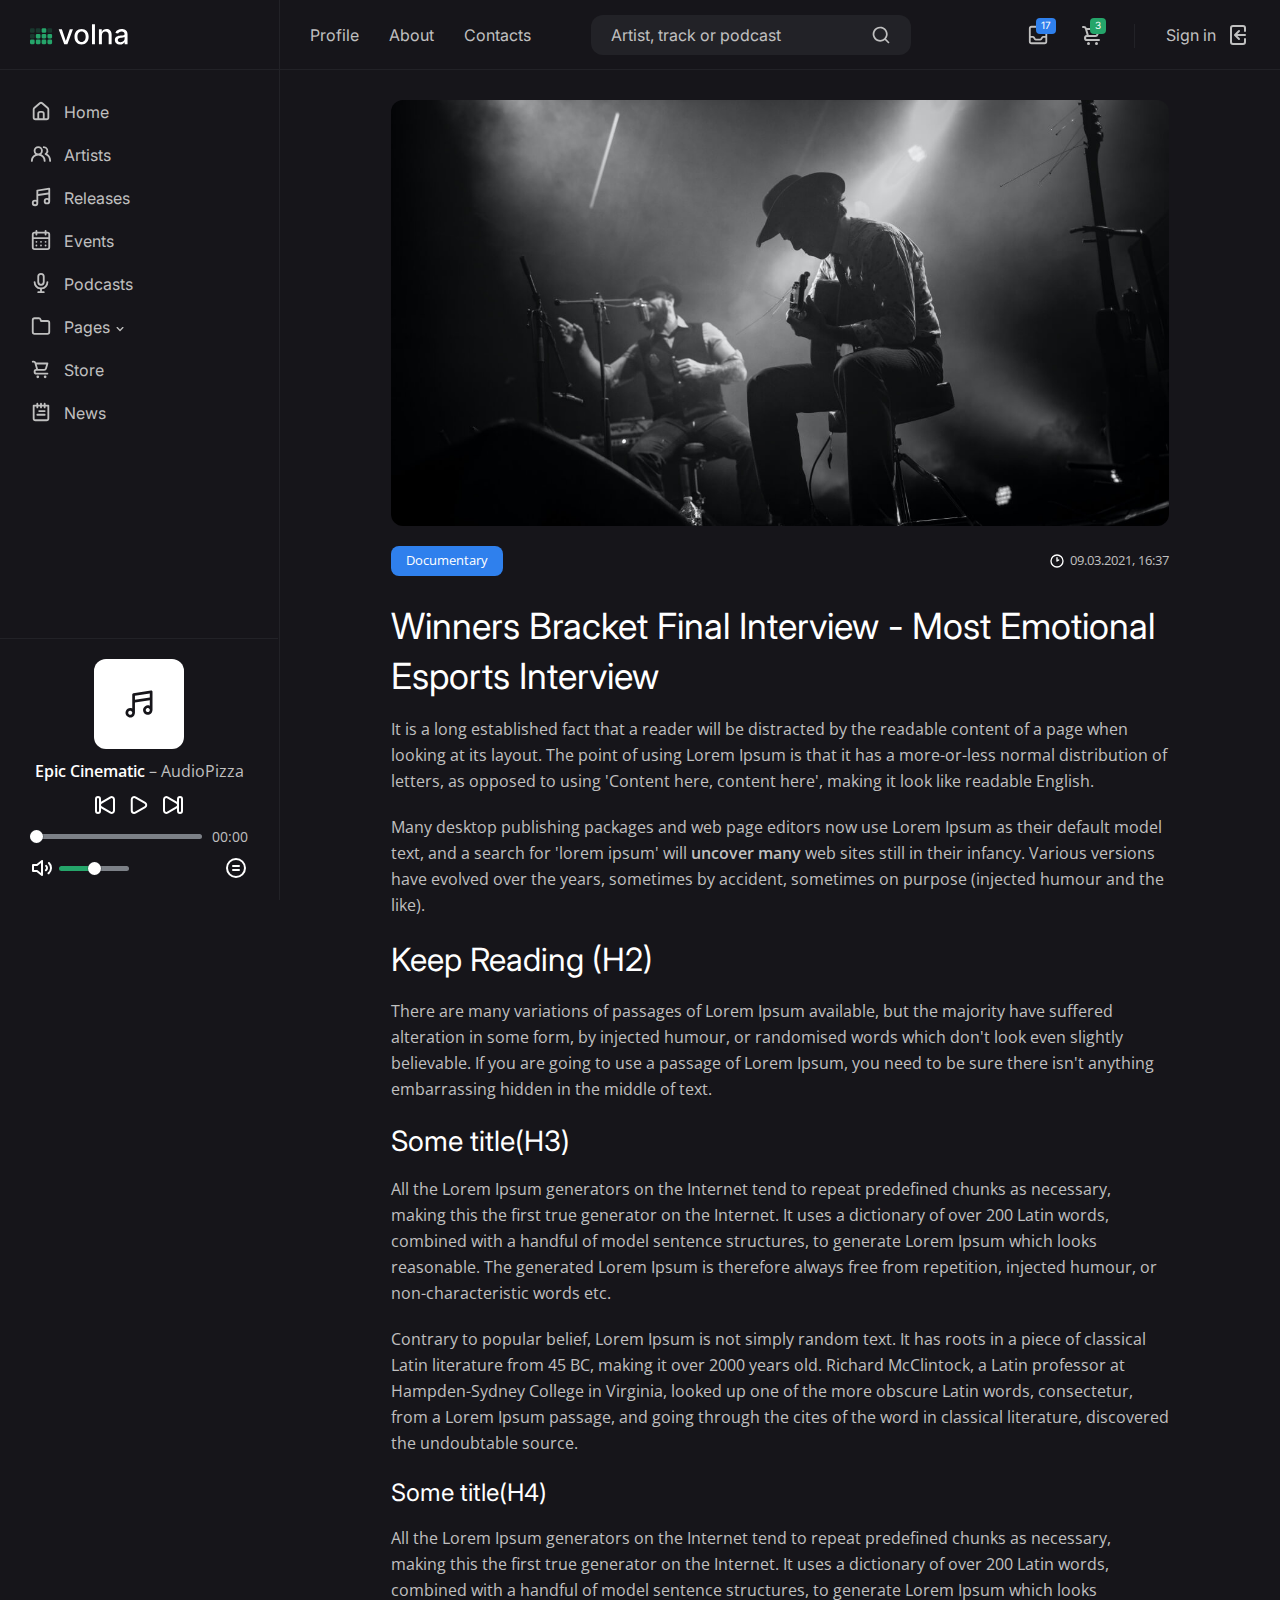
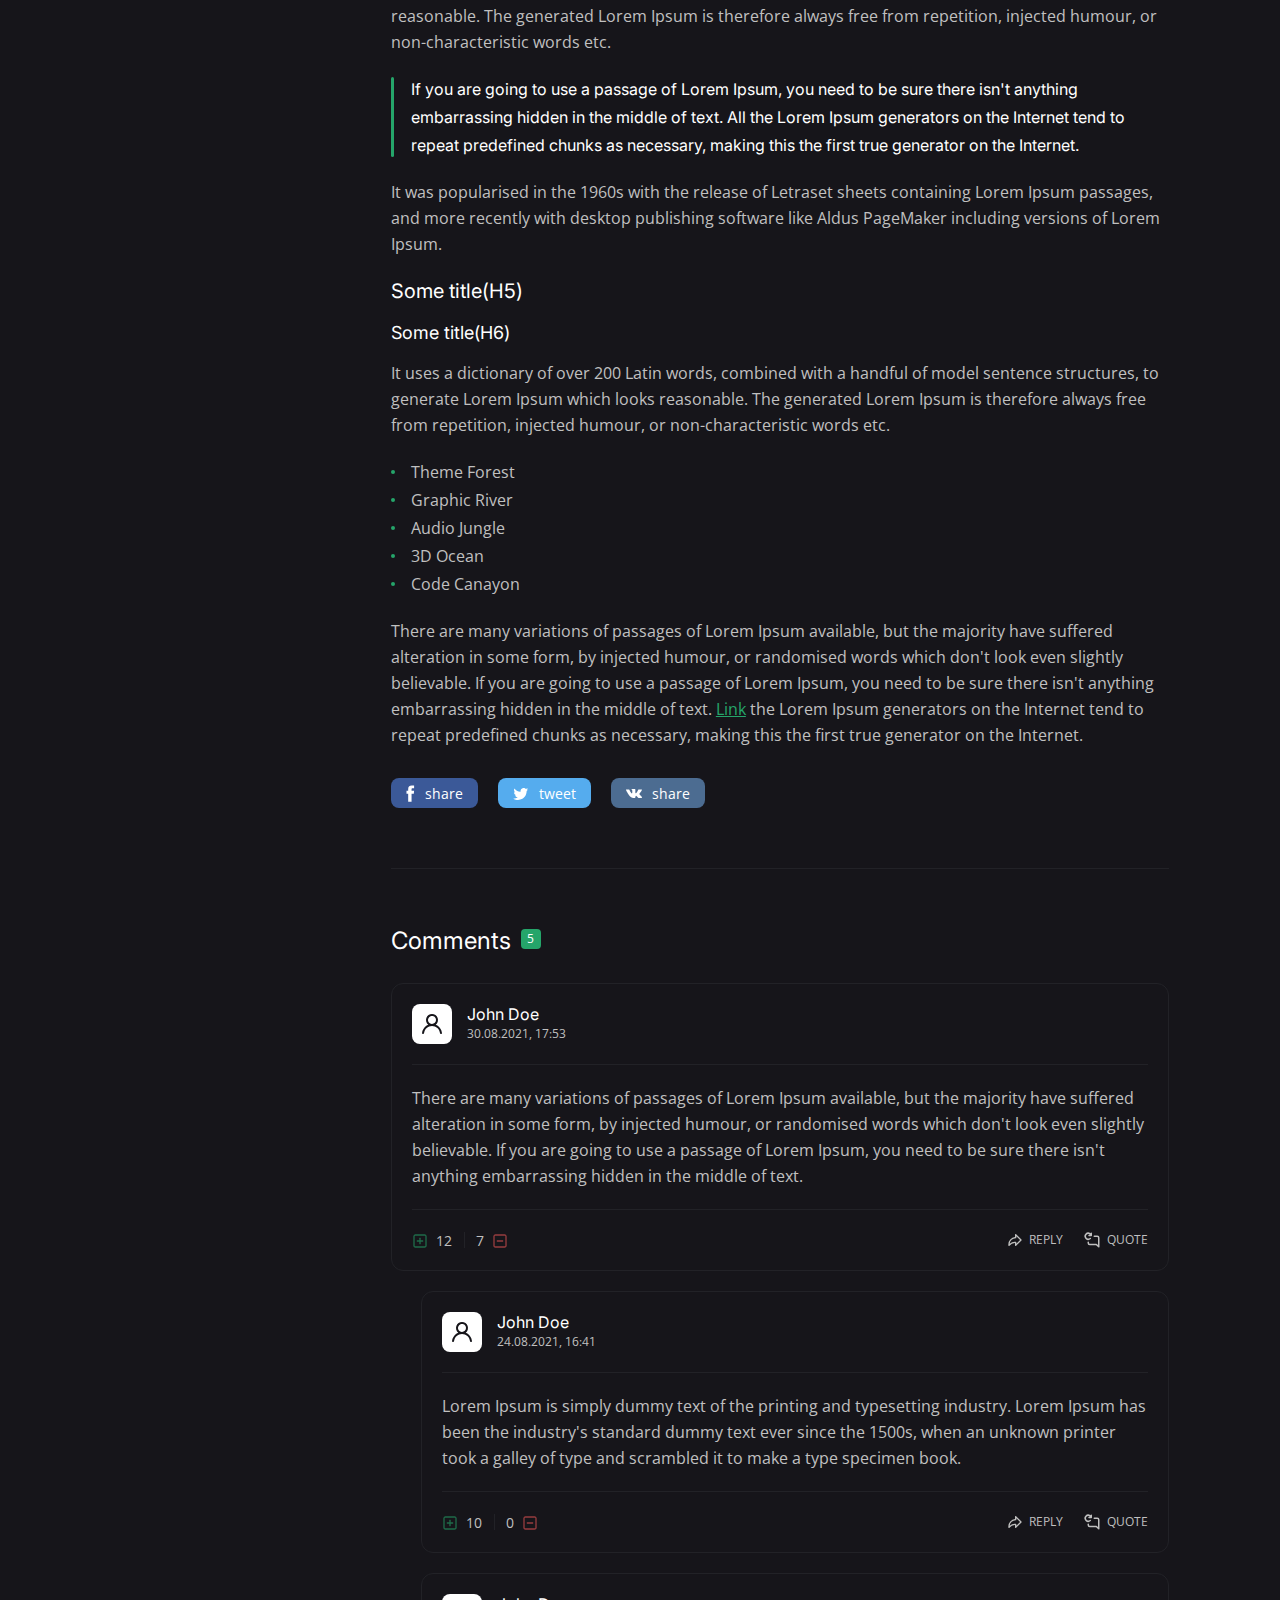
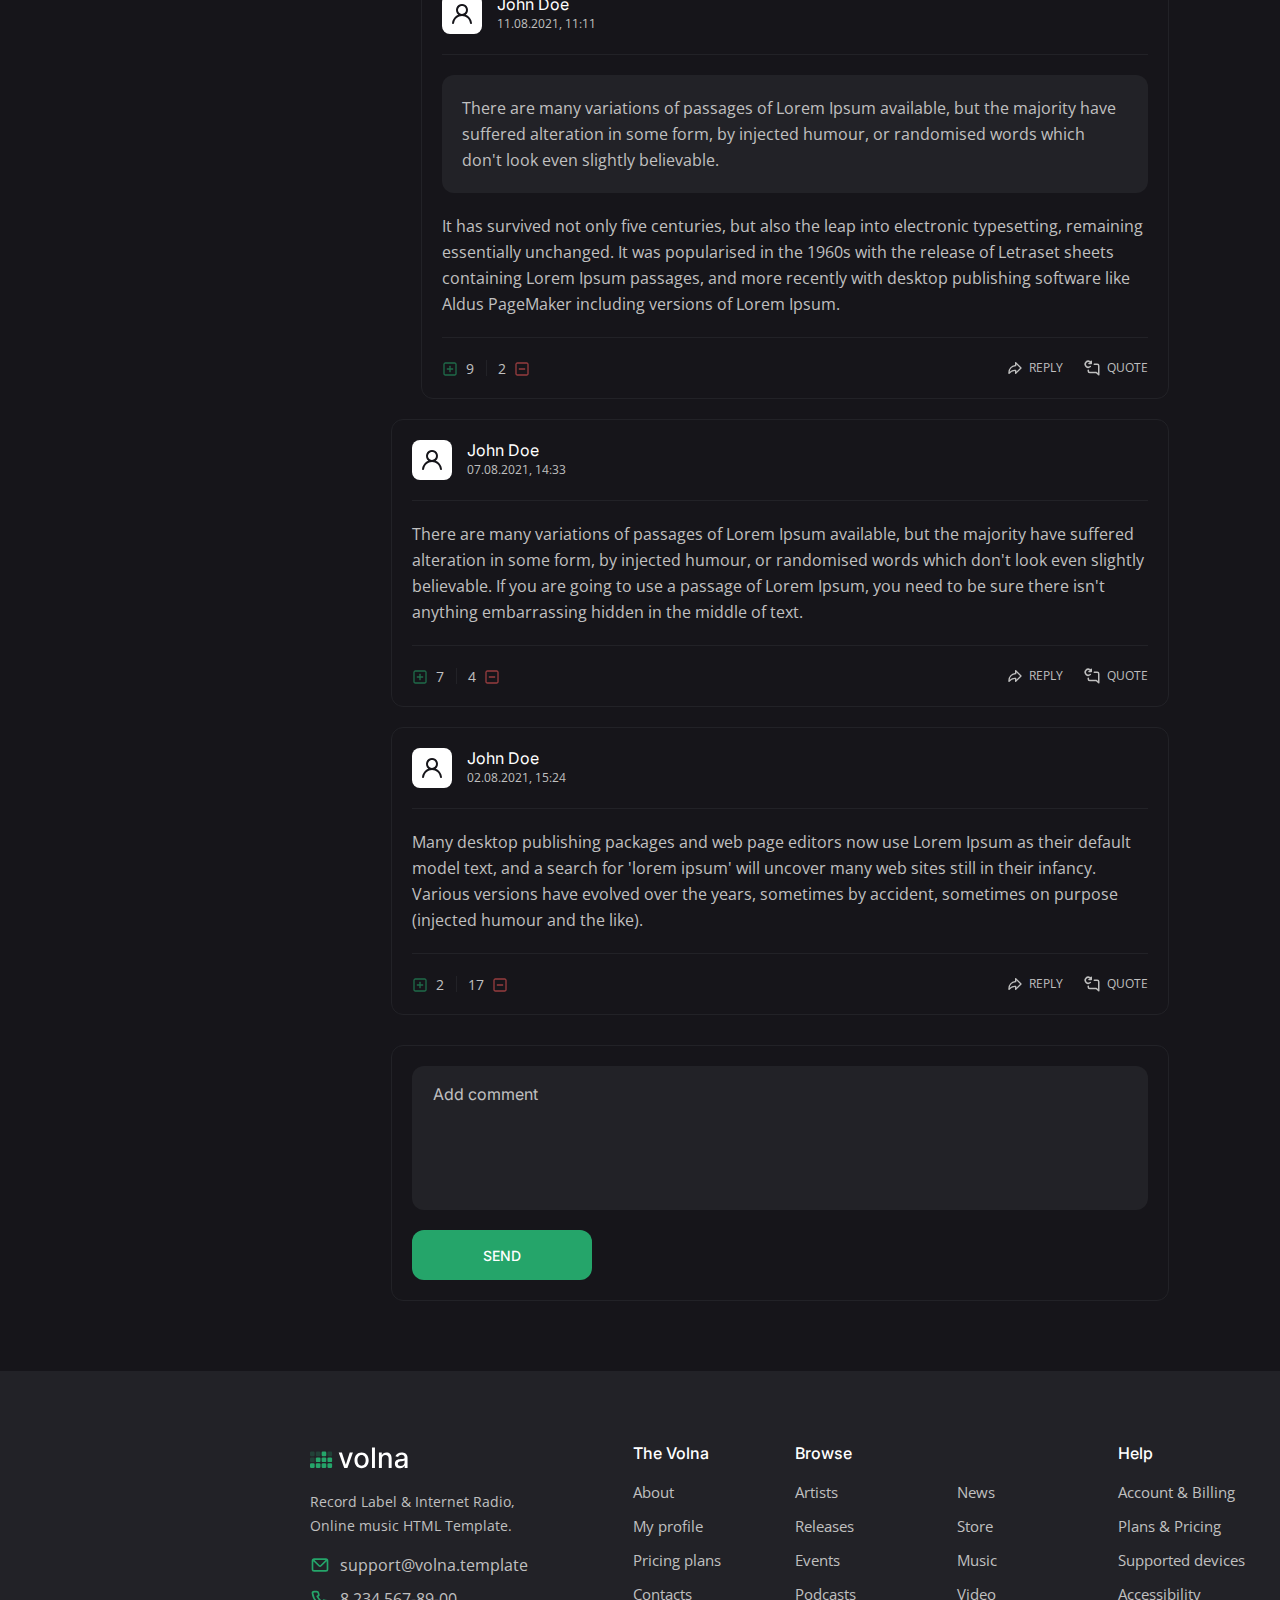
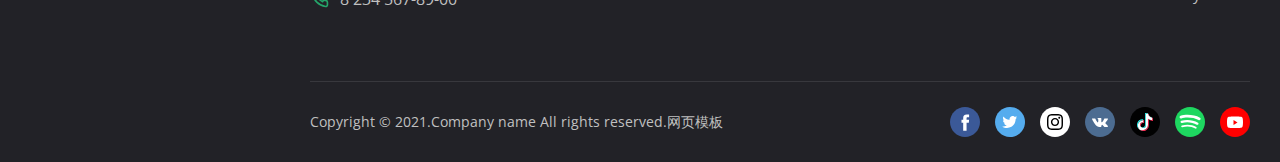
<file: Template Volna By DmitryVolkov/article.html>
<!DOCTYPE html>
<html lang="en">
<head>
	<meta charset="utf-8">
	<meta name="viewport" content="width=device-width, initial-scale=1, shrink-to-fit=no">

	<!-- CSS -->
	<link rel="stylesheet" href="css/bootstrap-reboot.min.css">
	<link rel="stylesheet" href="css/bootstrap-grid.min.css">
	<link rel="stylesheet" href="css/owl.carousel.min.css">
	<link rel="stylesheet" href="css/magnific-popup.css">
	<link rel="stylesheet" href="css/select2.min.css">
	<link rel="stylesheet" href="css/paymentfont.min.css">
	<link rel="stylesheet" href="css/slider-radio.css">
	<link rel="stylesheet" href="css/plyr.css">
	<link rel="stylesheet" href="css/main.css">

	<!-- Favicons -->
	<link rel="icon" type="image/png" href="icon/favicon-32x32.png" sizes="32x32">
	<link rel="apple-touch-icon" href="icon/favicon-32x32.png">

	<meta name="description" content="">
	<meta name="keywords" content="">
	<meta name="author" content="Dmitry Volkov">
	<title>Volna – Record label & Music streaming HTML Template</title>

</head>
<body>
	<!-- header -->
	<header class="header">
		<div class="header__content">
			<div class="header__logo">
				<a href="index.html">
					<img src="img/logo.svg" alt="">
				</a>
			</div>

			<nav class="header__nav">
				<a href="profile.html">Profile</a>
				<a href="about.html">About</a>
				<a href="contacts.html">Contacts</a>
			</nav>

			<form action="#" class="header__search">
				<input type="text" placeholder="Artist, track or podcast">
				<button type="button"><svg xmlns="http://www.w3.org/2000/svg" viewBox="0 0 24 24"><path d="M21.71,20.29,18,16.61A9,9,0,1,0,16.61,18l3.68,3.68a1,1,0,0,0,1.42,0A1,1,0,0,0,21.71,20.29ZM11,18a7,7,0,1,1,7-7A7,7,0,0,1,11,18Z"/></svg></button>
				<button type="button" class="close"><svg xmlns="http://www.w3.org/2000/svg" viewBox="0 0 24 24"><path d="M13.41,12l6.3-6.29a1,1,0,1,0-1.42-1.42L12,10.59,5.71,4.29A1,1,0,0,0,4.29,5.71L10.59,12l-6.3,6.29a1,1,0,0,0,0,1.42,1,1,0,0,0,1.42,0L12,13.41l6.29,6.3a1,1,0,0,0,1.42,0,1,1,0,0,0,0-1.42Z"/></svg></button>
			</form>

			<div class="header__actions">
				<div class="header__action header__action--search">
					<button class="header__action-btn" type="button"><svg xmlns="http://www.w3.org/2000/svg" viewBox="0 0 24 24"><path d="M21.71,20.29,18,16.61A9,9,0,1,0,16.61,18l3.68,3.68a1,1,0,0,0,1.42,0A1,1,0,0,0,21.71,20.29ZM11,18a7,7,0,1,1,7-7A7,7,0,0,1,11,18Z"/></svg></button>
				</div>

				<div class="header__action header__action--note">
					<span>17</span>
					<a href="#" class="header__action-btn"><svg xmlns="http://www.w3.org/2000/svg" viewBox="0 0 24 24"><path d="M19.05566,2h-14a3.00328,3.00328,0,0,0-3,3V19a3.00328,3.00328,0,0,0,3,3h14a3.00328,3.00328,0,0,0,3-3V5A3.00328,3.00328,0,0,0,19.05566,2Zm-14,2h14a1.001,1.001,0,0,1,1,1v8H17.59082a1.99687,1.99687,0,0,0-1.66406.89062L14.52051,16H9.59082L8.18457,13.89062A1.99687,1.99687,0,0,0,6.52051,13H4.05566V5A1.001,1.001,0,0,1,5.05566,4Zm14,16h-14a1.001,1.001,0,0,1-1-1V15H6.52051l1.40625,2.10938A1.99687,1.99687,0,0,0,9.59082,18h4.92969a1.99687,1.99687,0,0,0,1.66406-.89062L17.59082,15h2.46484v4A1.001,1.001,0,0,1,19.05566,20Z"/></svg></a>

					<div class="header__drop">
						<a href="#" class="header__all">View all</a>
						<div class="header__note header__note--succ">
							<svg xmlns="http://www.w3.org/2000/svg" viewBox="0 0 24 24"><path d="M14.72,8.79l-4.29,4.3L8.78,11.44a1,1,0,1,0-1.41,1.41l2.35,2.36a1,1,0,0,0,.71.29,1,1,0,0,0,.7-.29l5-5a1,1,0,0,0,0-1.42A1,1,0,0,0,14.72,8.79ZM12,2A10,10,0,1,0,22,12,10,10,0,0,0,12,2Zm0,18a8,8,0,1,1,8-8A8,8,0,0,1,12,20Z"/></svg>
							<p><a href="#modal-info2" class="open-modal">Payment #51</a> was successful!</p>
							<span>1 hour ago</span>
						</div>
						<div class="header__note header__note--fail">
							<svg xmlns="http://www.w3.org/2000/svg" viewBox="0 0 24 24"><path d="M15.71,8.29a1,1,0,0,0-1.42,0L12,10.59,9.71,8.29A1,1,0,0,0,8.29,9.71L10.59,12l-2.3,2.29a1,1,0,0,0,0,1.42,1,1,0,0,0,1.42,0L12,13.41l2.29,2.3a1,1,0,0,0,1.42,0,1,1,0,0,0,0-1.42L13.41,12l2.3-2.29A1,1,0,0,0,15.71,8.29Zm3.36-3.36A10,10,0,1,0,4.93,19.07,10,10,0,1,0,19.07,4.93ZM17.66,17.66A8,8,0,1,1,20,12,7.95,7.95,0,0,1,17.66,17.66Z"/></svg>
							<p><a href="#modal-info3" class="open-modal">Payment #50</a> failed!</p>
							<span>2 hours ago</span>
						</div>
						<div class="header__note header__note--info">
							<svg xmlns="http://www.w3.org/2000/svg" viewBox="0 0 24 24"><path d="M12,2A10,10,0,1,0,22,12,10.01114,10.01114,0,0,0,12,2Zm0,18a8,8,0,1,1,8-8A8.00917,8.00917,0,0,1,12,20Zm0-8.5a1,1,0,0,0-1,1v3a1,1,0,0,0,2,0v-3A1,1,0,0,0,12,11.5Zm0-4a1.25,1.25,0,1,0,1.25,1.25A1.25,1.25,0,0,0,12,7.5Z"/></svg>
							<p><a href="#modal-info4" class="open-modal">Example</a> of notification.</p>
							<span>2 hours ago</span>
						</div>
						<div class="header__note header__note--gift">
							<svg xmlns="http://www.w3.org/2000/svg" viewBox="0 0 24 24"><path d="M18,7h-.35A3.45,3.45,0,0,0,18,5.5a3.49,3.49,0,0,0-6-2.44A3.49,3.49,0,0,0,6,5.5,3.45,3.45,0,0,0,6.35,7H6a3,3,0,0,0-3,3v2a1,1,0,0,0,1,1H5v6a3,3,0,0,0,3,3h8a3,3,0,0,0,3-3V13h1a1,1,0,0,0,1-1V10A3,3,0,0,0,18,7ZM11,20H8a1,1,0,0,1-1-1V13h4Zm0-9H5V10A1,1,0,0,1,6,9h5Zm0-4H9.5A1.5,1.5,0,1,1,11,5.5Zm2-1.5A1.5,1.5,0,1,1,14.5,7H13ZM17,19a1,1,0,0,1-1,1H13V13h4Zm2-8H13V9h5a1,1,0,0,1,1,1Z"/></svg>
							<p><a href="#modal-info5" class="open-modal">You have received a gift!</a></p>
							<span>4 hours ago</span>
						</div>
					</div>
				</div>

				<div class="header__action header__action--cart">
					<span>3</span>
					<a class="header__action-btn" href="cart.html"><svg xmlns="http://www.w3.org/2000/svg" viewBox="0 0 24 24"><path d="M8.5,19A1.5,1.5,0,1,0,10,20.5,1.5,1.5,0,0,0,8.5,19ZM19,16H7a1,1,0,0,1,0-2h8.49121A3.0132,3.0132,0,0,0,18.376,11.82422L19.96143,6.2749A1.00009,1.00009,0,0,0,19,5H6.73907A3.00666,3.00666,0,0,0,3.92139,3H3A1,1,0,0,0,3,5h.92139a1.00459,1.00459,0,0,1,.96142.7251l.15552.54474.00024.00506L6.6792,12.01709A3.00006,3.00006,0,0,0,7,18H19a1,1,0,0,0,0-2ZM17.67432,7l-1.2212,4.27441A1.00458,1.00458,0,0,1,15.49121,12H8.75439l-.25494-.89221L7.32642,7ZM16.5,19A1.5,1.5,0,1,0,18,20.5,1.5,1.5,0,0,0,16.5,19Z"/></svg></a>

					<div class="header__drop">
						<a href="cart.html" class="header__all">Go to cart</a>
						<div class="header__product">
							<img src="img/store/item4.jpg" alt="">
							<p><a href="product.html">Headphones ZR-991</a></p>
							<span>$199</span>
							<button type="button"><svg xmlns="http://www.w3.org/2000/svg" viewBox="0 0 24 24"><path d="M13.41,12l6.3-6.29a1,1,0,1,0-1.42-1.42L12,10.59,5.71,4.29A1,1,0,0,0,4.29,5.71L10.59,12l-6.3,6.29a1,1,0,0,0,0,1.42,1,1,0,0,0,1.42,0L12,13.41l6.29,6.3a1,1,0,0,0,1.42,0,1,1,0,0,0,0-1.42Z"/></svg></button>
						</div>
						<div class="header__product">
							<img src="img/store/item3.jpg" alt="">
							<p><a href="product.html">Music Blank</a></p>
							<span>$3.99</span>
							<button type="button"><svg xmlns="http://www.w3.org/2000/svg" viewBox="0 0 24 24"><path d="M13.41,12l6.3-6.29a1,1,0,1,0-1.42-1.42L12,10.59,5.71,4.29A1,1,0,0,0,4.29,5.71L10.59,12l-6.3,6.29a1,1,0,0,0,0,1.42,1,1,0,0,0,1.42,0L12,13.41l6.29,6.3a1,1,0,0,0,1.42,0,1,1,0,0,0,0-1.42Z"/></svg></button>
						</div>
						<div class="header__product">
							<img src="img/store/item2.jpg" alt="">
							<p><a href="product.html">Microphone R4</a></p>
							<span>$799</span>
							<button type="button"><svg xmlns="http://www.w3.org/2000/svg" viewBox="0 0 24 24"><path d="M13.41,12l6.3-6.29a1,1,0,1,0-1.42-1.42L12,10.59,5.71,4.29A1,1,0,0,0,4.29,5.71L10.59,12l-6.3,6.29a1,1,0,0,0,0,1.42,1,1,0,0,0,1.42,0L12,13.41l6.29,6.3a1,1,0,0,0,1.42,0,1,1,0,0,0,0-1.42Z"/></svg></button>
						</div>
					</div>
				</div>

				<div class="header__action header__action--signin">
					<a class="header__action-btn" href="signin.html">
						<span>Sign in</span>
						<svg xmlns="http://www.w3.org/2000/svg" viewBox="0 0 24 24"><path d="M20,12a1,1,0,0,0-1-1H11.41l2.3-2.29a1,1,0,1,0-1.42-1.42l-4,4a1,1,0,0,0-.21.33,1,1,0,0,0,0,.76,1,1,0,0,0,.21.33l4,4a1,1,0,0,0,1.42,0,1,1,0,0,0,0-1.42L11.41,13H19A1,1,0,0,0,20,12ZM17,2H7A3,3,0,0,0,4,5V19a3,3,0,0,0,3,3H17a3,3,0,0,0,3-3V16a1,1,0,0,0-2,0v3a1,1,0,0,1-1,1H7a1,1,0,0,1-1-1V5A1,1,0,0,1,7,4H17a1,1,0,0,1,1,1V8a1,1,0,0,0,2,0V5A3,3,0,0,0,17,2Z"/></svg>
					</a>
				</div>
			</div>

			<button class="header__btn" type="button">
				<span></span>
				<span></span>
				<span></span>
			</button>
		</div>
	</header>
	<!-- end header -->

	<!-- sidebar -->
	<div class="sidebar">
		<!-- sidebar logo -->
		<div class="sidebar__logo">
			<img src="img/logo.svg" alt="">
		</div>
		<!-- end sidebar logo -->

		<!-- sidebar nav -->
		<ul class="sidebar__nav">
			<li class="sidebar__nav-item">
				<a href="index.html" class="sidebar__nav-link"><svg xmlns="http://www.w3.org/2000/svg" viewBox="0 0 24 24"><path d="M20,8h0L14,2.74a3,3,0,0,0-4,0L4,8a3,3,0,0,0-1,2.26V19a3,3,0,0,0,3,3H18a3,3,0,0,0,3-3V10.25A3,3,0,0,0,20,8ZM14,20H10V15a1,1,0,0,1,1-1h2a1,1,0,0,1,1,1Zm5-1a1,1,0,0,1-1,1H16V15a3,3,0,0,0-3-3H11a3,3,0,0,0-3,3v5H6a1,1,0,0,1-1-1V10.25a1,1,0,0,1,.34-.75l6-5.25a1,1,0,0,1,1.32,0l6,5.25a1,1,0,0,1,.34.75Z"></path></svg> <span>Home</span></a>
			</li>

			<li class="sidebar__nav-item">
				<a href="artists.html" class="sidebar__nav-link"><svg xmlns="http://www.w3.org/2000/svg" viewBox="0 0 24 24"><path d="M12.3,12.22A4.92,4.92,0,0,0,14,8.5a5,5,0,0,0-10,0,4.92,4.92,0,0,0,1.7,3.72A8,8,0,0,0,1,19.5a1,1,0,0,0,2,0,6,6,0,0,1,12,0,1,1,0,0,0,2,0A8,8,0,0,0,12.3,12.22ZM9,11.5a3,3,0,1,1,3-3A3,3,0,0,1,9,11.5Zm9.74.32A5,5,0,0,0,15,3.5a1,1,0,0,0,0,2,3,3,0,0,1,3,3,3,3,0,0,1-1.5,2.59,1,1,0,0,0-.5.84,1,1,0,0,0,.45.86l.39.26.13.07a7,7,0,0,1,4,6.38,1,1,0,0,0,2,0A9,9,0,0,0,18.74,11.82Z"/></svg> <span>Artists</span></a>
			</li>

			<li class="sidebar__nav-item">
				<a href="releases.html" class="sidebar__nav-link"><svg xmlns="http://www.w3.org/2000/svg" viewBox="0 0 24 24"><path d="M21.65,2.24a1,1,0,0,0-.8-.23l-13,2A1,1,0,0,0,7,5V15.35A3.45,3.45,0,0,0,5.5,15,3.5,3.5,0,1,0,9,18.5V10.86L20,9.17v4.18A3.45,3.45,0,0,0,18.5,13,3.5,3.5,0,1,0,22,16.5V3A1,1,0,0,0,21.65,2.24ZM5.5,20A1.5,1.5,0,1,1,7,18.5,1.5,1.5,0,0,1,5.5,20Zm13-2A1.5,1.5,0,1,1,20,16.5,1.5,1.5,0,0,1,18.5,18ZM20,7.14,9,8.83v-3L20,4.17Z"/></svg> <span>Releases</span></a>
			</li>

			<li class="sidebar__nav-item">
				<a href="events.html" class="sidebar__nav-link"><svg xmlns="http://www.w3.org/2000/svg" viewBox="0 0 24 24"><path d="M12,19a1,1,0,1,0-1-1A1,1,0,0,0,12,19Zm5,0a1,1,0,1,0-1-1A1,1,0,0,0,17,19Zm0-4a1,1,0,1,0-1-1A1,1,0,0,0,17,15Zm-5,0a1,1,0,1,0-1-1A1,1,0,0,0,12,15ZM19,3H18V2a1,1,0,0,0-2,0V3H8V2A1,1,0,0,0,6,2V3H5A3,3,0,0,0,2,6V20a3,3,0,0,0,3,3H19a3,3,0,0,0,3-3V6A3,3,0,0,0,19,3Zm1,17a1,1,0,0,1-1,1H5a1,1,0,0,1-1-1V11H20ZM20,9H4V6A1,1,0,0,1,5,5H6V6A1,1,0,0,0,8,6V5h8V6a1,1,0,0,0,2,0V5h1a1,1,0,0,1,1,1ZM7,15a1,1,0,1,0-1-1A1,1,0,0,0,7,15Zm0,4a1,1,0,1,0-1-1A1,1,0,0,0,7,19Z"/></svg> <span>Events</span></a>
			</li>

			<li class="sidebar__nav-item">
				<a href="podcasts.html" class="sidebar__nav-link"><svg xmlns="http://www.w3.org/2000/svg" viewBox="0 0 24 24"><path d="M12,15a4,4,0,0,0,4-4V5A4,4,0,0,0,8,5v6A4,4,0,0,0,12,15ZM10,5a2,2,0,0,1,4,0v6a2,2,0,0,1-4,0Zm10,6a1,1,0,0,0-2,0A6,6,0,0,1,6,11a1,1,0,0,0-2,0,8,8,0,0,0,7,7.93V21H9a1,1,0,0,0,0,2h6a1,1,0,0,0,0-2H13V18.93A8,8,0,0,0,20,11Z"/></svg> <span>Podcasts</span></a>
			</li>

			<!-- collapse -->
			<li class="sidebar__nav-item">
				<a class="sidebar__nav-link" data-toggle="collapse" href="#collapseMenu1" role="button" aria-expanded="false" aria-controls="collapseMenu1"><svg xmlns="http://www.w3.org/2000/svg" viewBox="0 0 24 24"><path d="M19,5.5H12.72l-.32-1a3,3,0,0,0-2.84-2H5a3,3,0,0,0-3,3v13a3,3,0,0,0,3,3H19a3,3,0,0,0,3-3V8.5A3,3,0,0,0,19,5.5Zm1,13a1,1,0,0,1-1,1H5a1,1,0,0,1-1-1V5.5a1,1,0,0,1,1-1H9.56a1,1,0,0,1,.95.68l.54,1.64A1,1,0,0,0,12,7.5h7a1,1,0,0,1,1,1Z"/></svg> <span>Pages</span> <svg xmlns="http://www.w3.org/2000/svg" viewBox="0 0 24 24"><path d="M17,9.17a1,1,0,0,0-1.41,0L12,12.71,8.46,9.17a1,1,0,0,0-1.41,0,1,1,0,0,0,0,1.42l4.24,4.24a1,1,0,0,0,1.42,0L17,10.59A1,1,0,0,0,17,9.17Z"/></svg></a>

				<div class="collapse" id="collapseMenu1">
					<ul class="sidebar__menu sidebar__menu--scroll">
						<li><a href="artist.html">Artist</a></li>
						<li><a href="event.html">Event</a></li>
						<li><a href="release.html">Release</a></li>
						<li><a href="product.html">Product</a></li>
						<li><a href="article.html">Article</a></li>
						<li><a href="cart.html">Cart</a></li>
						<li><a href="profile.html">Profile</a></li>
						<li><a href="about.html">About</a></li>
						<li><a href="contacts.html">Contacts</a></li>
						<li><a href="pricing.html">Pricing plans</a></li>
						<li><a href="privacy.html">Privacy policy</a></li>
						<li><a href="signin.html">Sign in</a></li>
						<li><a href="signup.html">Sign up</a></li>
						<li><a href="forgot.html">Forgot password</a></li>
						<li><a href="404.html">404 Page</a></li>
					</ul>
				</div>
			</li>
			<!-- end collapse -->

			<li class="sidebar__nav-item">
				<a href="store.html" class="sidebar__nav-link"><svg xmlns="http://www.w3.org/2000/svg" viewBox="0 0 24 24"><path d="M8.5,19A1.5,1.5,0,1,0,10,20.5,1.5,1.5,0,0,0,8.5,19ZM19,16H7a1,1,0,0,1,0-2h8.49121A3.0132,3.0132,0,0,0,18.376,11.82422L19.96143,6.2749A1.00009,1.00009,0,0,0,19,5H6.73907A3.00666,3.00666,0,0,0,3.92139,3H3A1,1,0,0,0,3,5h.92139a1.00459,1.00459,0,0,1,.96142.7251l.15552.54474.00024.00506L6.6792,12.01709A3.00006,3.00006,0,0,0,7,18H19a1,1,0,0,0,0-2ZM17.67432,7l-1.2212,4.27441A1.00458,1.00458,0,0,1,15.49121,12H8.75439l-.25494-.89221L7.32642,7ZM16.5,19A1.5,1.5,0,1,0,18,20.5,1.5,1.5,0,0,0,16.5,19Z"/></svg> <span>Store</span></a>
			</li>

			<li class="sidebar__nav-item">
				<a href="news.html" class="sidebar__nav-link"><svg xmlns="http://www.w3.org/2000/svg" viewBox="0 0 24 24"><path d="M16,14H8a1,1,0,0,0,0,2h8a1,1,0,0,0,0-2Zm0-4H10a1,1,0,0,0,0,2h6a1,1,0,0,0,0-2Zm4-6H17V3a1,1,0,0,0-2,0V4H13V3a1,1,0,0,0-2,0V4H9V3A1,1,0,0,0,7,3V4H4A1,1,0,0,0,3,5V19a3,3,0,0,0,3,3H18a3,3,0,0,0,3-3V5A1,1,0,0,0,20,4ZM19,19a1,1,0,0,1-1,1H6a1,1,0,0,1-1-1V6H7V7A1,1,0,0,0,9,7V6h2V7a1,1,0,0,0,2,0V6h2V7a1,1,0,0,0,2,0V6h2Z"/></svg> <span>News</span></a>
			</li>
		</ul>
		<!-- end sidebar nav -->
	</div>
	<!-- end sidebar -->

	<!-- player -->
	<div class="player">
		<div class="player__cover">
			<img src="img/covers/cover.svg" alt="">
		</div>

		<div class="player__content">
			<span class="player__track"><b class="player__title">Epic Cinematic</b> – <span class="player__artist">AudioPizza</span></span>
			<audio src="https://dmitryvolkov.me/demo/blast2.0/audio/12071151_epic-cinematic-trailer_by_audiopizza_preview.mp3" id="audio" controls></audio>
		</div>
	</div>

	<button class="player__btn" type="button"><svg xmlns="http://www.w3.org/2000/svg" viewBox="0 0 24 24"><path d="M21.65,2.24a1,1,0,0,0-.8-.23l-13,2A1,1,0,0,0,7,5V15.35A3.45,3.45,0,0,0,5.5,15,3.5,3.5,0,1,0,9,18.5V10.86L20,9.17v4.18A3.45,3.45,0,0,0,18.5,13,3.5,3.5,0,1,0,22,16.5V3A1,1,0,0,0,21.65,2.24ZM5.5,20A1.5,1.5,0,1,1,7,18.5,1.5,1.5,0,0,1,5.5,20Zm13-2A1.5,1.5,0,1,1,20,16.5,1.5,1.5,0,0,1,18.5,18ZM20,7.14,9,8.83v-3L20,4.17Z"/></svg> Player</button>
	<!-- end player -->

	<!-- main content -->
	<main class="main">
		<div class="container-fluid">
			<div class="row row--grid">
				<!-- breadcrumb -->
				<div class="col-12">
					<ul class="breadcrumb breadcrumb--hidden-desk">
						<li class="breadcrumb__item"><a href="index.html">Home</a></li>
						<li class="breadcrumb__item"><a href="news.html">News</a></li>
						<li class="breadcrumb__item breadcrumb__item--active">Article</li>
					</ul>
				</div>
				<!-- end breadcrumb -->

				<div class="col-12 col-xl-10 offset-xl-1">
					<div class="article">
						<!-- article content -->
						<div class="article__content">
							<img src="img/posts/article.jpg" alt="">

							<div class="article__meta">
								<a href="#" class="article__category">Documentary</a>

								<span class="article__date"><svg xmlns="http://www.w3.org/2000/svg" viewBox="0 0 24 24"><path d="M12,2A10,10,0,1,0,22,12,10.01114,10.01114,0,0,0,12,2Zm0,18a8,8,0,1,1,8-8A8.00917,8.00917,0,0,1,12,20ZM14.09814,9.63379,13,10.26807V7a1,1,0,0,0-2,0v5a1.00025,1.00025,0,0,0,1.5.86621l2.59814-1.5a1.00016,1.00016,0,1,0-1-1.73242Z"/></svg> 09.03.2021, 16:37</span>
							</div>

							<h1>Winners Bracket Final Interview - Most Emotional Esports Interview</h1>

							<p>It is a long established fact that a reader will be distracted by the readable content of a page when looking at its layout. The point of using Lorem Ipsum is that it has a more-or-less normal distribution of letters, as opposed to using 'Content here, content here', making it look like readable English.</p>

							<p>Many desktop publishing packages and web page editors now use Lorem Ipsum as their default model text, and a search for 'lorem ipsum' will <b>uncover many</b> web sites still in their infancy. Various versions have evolved over the years, sometimes by accident, sometimes on purpose (injected humour and the like).</p>

							<h2>Keep Reading (H2)</h2>

							<p>There are many variations of passages of Lorem Ipsum available, but the majority have suffered alteration in some form, by injected humour, or randomised words which don't look even slightly believable. If you are going to use a passage of Lorem Ipsum, you need to be sure there isn't anything embarrassing hidden in the middle of text.</p>

							<h3>Some title(H3)</h3>

							<p>All the Lorem Ipsum generators on the Internet tend to repeat predefined chunks as necessary, making this the first true generator on the Internet. It uses a dictionary of over 200 Latin words, combined with a handful of model sentence structures, to generate Lorem Ipsum which looks reasonable. The generated Lorem Ipsum is therefore always free from repetition, injected humour, or non-characteristic words etc.</p>

							<p>Contrary to popular belief, Lorem Ipsum is not simply random text. It has roots in a piece of classical Latin literature from 45 BC, making it over 2000 years old. Richard McClintock, a Latin professor at Hampden-Sydney College in Virginia, looked up one of the more obscure Latin words, consectetur, from a Lorem Ipsum passage, and going through the cites of the word in classical literature, discovered the undoubtable source.</p>

							<h4>Some title(H4)</h4>

							<p>All the Lorem Ipsum generators on the Internet tend to repeat predefined chunks as necessary, making this the first true generator on the Internet. It uses a dictionary of over 200 Latin words, combined with a handful of model sentence structures, to generate Lorem Ipsum which looks reasonable. The generated Lorem Ipsum is therefore always free from repetition, injected humour, or non-characteristic words etc.</p>

							<blockquote>If you are going to use a passage of Lorem Ipsum, you need to be sure there isn't anything embarrassing hidden in the middle of text. All the Lorem Ipsum generators on the Internet tend to repeat predefined chunks as necessary, making this the first true generator on the Internet.</blockquote>

							<p>It was popularised in the 1960s with the release of Letraset sheets containing Lorem Ipsum passages, and more recently with desktop publishing software like Aldus PageMaker including versions of Lorem Ipsum.</p>

							<h5>Some title(H5)</h5>

							<h6>Some title(H6)</h6>

							<p>It uses a dictionary of over 200 Latin words, combined with a handful of model sentence structures, to generate Lorem Ipsum which looks reasonable. The generated Lorem Ipsum is therefore always free from repetition, injected humour, or non-characteristic words etc.</p>

							<ul>
								<li>Theme Forest</li>
								<li>Graphic River</li>
								<li>Audio Jungle</li>
								<li>3D Ocean</li>
								<li>Code Canayon</li>
							</ul>

							<p>There are many variations of passages of Lorem Ipsum available, but the majority have suffered alteration in some form, by injected humour, or randomised words which don't look even slightly believable. If you are going to use a passage of Lorem Ipsum, you need to be sure there isn't anything embarrassing hidden in the middle of text. <a href="#">Link</a> the Lorem Ipsum generators on the Internet tend to repeat predefined chunks as necessary, making this the first true generator on the Internet.</p>
						</div>
						<!-- end article content -->

						<!-- share -->
						<div class="share">
							<a href="#" class="share__link share__link--fb"><svg width="9" height="17" viewBox="0 0 9 17" fill="none" xmlns="http://www.w3.org/2000/svg"><path d="M5.56341 16.8197V8.65888H7.81615L8.11468 5.84663H5.56341L5.56724 4.43907C5.56724 3.70559 5.63693 3.31257 6.69042 3.31257H8.09873V0.5H5.84568C3.1394 0.5 2.18686 1.86425 2.18686 4.15848V5.84695H0.499939V8.6592H2.18686V16.8197H5.56341Z"/></svg> share</a>
							<a href="#" class="share__link share__link--tw"><svg width="16" height="12" viewBox="0 0 16 12" fill="none" xmlns="http://www.w3.org/2000/svg"><path d="M7.55075 3.19219L7.58223 3.71122L7.05762 3.64767C5.14804 3.40404 3.47978 2.57782 2.06334 1.1902L1.37085 0.501686L1.19248 1.01013C0.814766 2.14353 1.05609 3.34048 1.843 4.14552C2.26269 4.5904 2.16826 4.65396 1.4443 4.38914C1.19248 4.3044 0.972149 4.24085 0.951164 4.27263C0.877719 4.34677 1.12953 5.31069 1.32888 5.69202C1.60168 6.22165 2.15777 6.74068 2.76631 7.04787L3.28043 7.2915L2.67188 7.30209C2.08432 7.30209 2.06334 7.31268 2.12629 7.53512C2.33613 8.22364 3.16502 8.95452 4.08833 9.2723L4.73884 9.49474L4.17227 9.8337C3.33289 10.321 2.34663 10.5964 1.36036 10.6175C0.888211 10.6281 0.5 10.6705 0.5 10.7023C0.5 10.8082 1.78005 11.4014 2.52499 11.6344C4.75983 12.3229 7.41435 12.0264 9.40787 10.8506C10.8243 10.0138 12.2408 8.35075 12.9018 6.74068C13.2585 5.88269 13.6152 4.315 13.6152 3.56293C13.6152 3.07567 13.6467 3.01212 14.2343 2.42953C14.5805 2.09056 14.9058 1.71983 14.9687 1.6139C15.0737 1.41264 15.0632 1.41264 14.5281 1.59272C13.6362 1.91049 13.5103 1.86812 13.951 1.39146C14.2762 1.0525 14.6645 0.438131 14.6645 0.258058C14.6645 0.22628 14.5071 0.279243 14.3287 0.374576C14.1398 0.480501 13.7202 0.639389 13.4054 0.734722L12.8388 0.914795L12.3247 0.565241C12.0414 0.374576 11.6427 0.162725 11.4329 0.0991699C10.8978 -0.0491255 10.0794 -0.0279404 9.59673 0.14154C8.2852 0.618204 7.45632 1.84694 7.55075 3.19219Z"/></svg> tweet</a>
							<a href="#" class="share__link share__link--vk"><svg width="16" height="9" viewBox="0 0 16 9" fill="none" xmlns="http://www.w3.org/2000/svg"><path d="M8.78479 8.92255C8.78479 8.92255 9.07355 8.89106 9.22145 8.73512C9.35684 8.59224 9.35214 8.32262 9.35214 8.32262C9.35214 8.32262 9.33414 7.06361 9.92967 6.87771C10.5166 6.69489 11.2702 8.09524 12.07 8.63372C12.6741 9.04085 13.1327 8.95174 13.1327 8.95174L15.2699 8.92255C15.2699 8.92255 16.3874 8.85495 15.8576 7.99231C15.8137 7.92164 15.5485 7.35397 14.269 6.1879C12.9284 4.9673 13.1084 5.16472 14.7221 3.05305C15.705 1.76715 16.0978 0.982093 15.975 0.646407C15.8584 0.325317 15.1353 0.410582 15.1353 0.410582L12.7297 0.425177C12.7297 0.425177 12.5513 0.401365 12.419 0.478949C12.2899 0.554996 12.2061 0.732441 12.2061 0.732441C12.2061 0.732441 11.8258 1.72721 11.3179 2.57372C10.2466 4.35892 9.81855 4.4534 9.64326 4.34279C9.23554 4.08392 9.33727 3.30424 9.33727 2.75039C9.33727 1.01973 9.60491 0.298431 8.81687 0.111769C8.5555 0.0495478 8.36299 0.00883541 7.6939 0.00192196C6.83543 -0.00652779 6.10921 0.00499461 5.69758 0.202411C5.42369 0.333767 5.2124 0.627203 5.34152 0.644103C5.50038 0.664843 5.86036 0.739354 6.0513 0.994383C6.29781 1.32392 6.2892 2.06289 6.2892 2.06289C6.2892 2.06289 6.43084 4.10005 5.95818 4.35277C5.6342 4.52638 5.1897 4.17226 4.2342 2.55221C3.7451 1.7226 3.37573 0.805416 3.37573 0.805416C3.37573 0.805416 3.30451 0.634117 3.17696 0.541938C3.02279 0.430555 2.80759 0.395987 2.80759 0.395987L0.521729 0.410582C0.521729 0.410582 0.178185 0.4198 0.0521924 0.566519C-0.0597138 0.696338 0.0435842 0.965961 0.0435842 0.965961C0.0435842 0.965961 1.8333 5.07638 3.86013 7.1481C5.71871 9.04699 7.8285 8.92255 7.8285 8.92255H8.78479Z"/></svg> share</a>
						</div>
						<!-- end share -->

						<!-- comments -->
						<div class="comments">
							<div class="comments__title">
								<h4>Comments</h4>
								<span>5</span>
							</div>

							<ul class="comments__list">
								<li class="comments__item">
									<div class="comments__autor">
										<img class="comments__avatar" src="img/avatar.svg" alt="">
										<span class="comments__name">John Doe</span>
										<span class="comments__time">30.08.2021, 17:53</span>
									</div>
									<p class="comments__text">There are many variations of passages of Lorem Ipsum available, but the majority have suffered alteration in some form, by injected humour, or randomised words which don't look even slightly believable. If you are going to use a passage of Lorem Ipsum, you need to be sure there isn't anything embarrassing hidden in the middle of text.</p>
									<div class="comments__actions">
										<div class="comments__rate">
											<button type="button"><svg width="24" height="24" viewBox="0 0 24 24" fill="none" xmlns="http://www.w3.org/2000/svg"><path d="M19 2H5C4.20435 2 3.44129 2.31607 2.87868 2.87868C2.31607 3.44129 2 4.20435 2 5V19C2 19.7956 2.31607 20.5587 2.87868 21.1213C3.44129 21.6839 4.20435 22 5 22H19C19.7956 22 20.5587 21.6839 21.1213 21.1213C21.6839 20.5587 22 19.7956 22 19V5C22 4.20435 21.6839 3.44129 21.1213 2.87868C20.5587 2.31607 19.7956 2 19 2ZM20 19C20 19.2652 19.8946 19.5196 19.7071 19.7071C19.5196 19.8946 19.2652 20 19 20H5C4.73478 20 4.48043 19.8946 4.29289 19.7071C4.10536 19.5196 4 19.2652 4 19V5C4 4.73478 4.10536 4.48043 4.29289 4.29289C4.48043 4.10536 4.73478 4 5 4H19C19.2652 4 19.5196 4.10536 19.7071 4.29289C19.8946 4.48043 20 4.73478 20 5V19ZM16 11H8C7.73478 11 7.48043 11.1054 7.29289 11.2929C7.10536 11.4804 7 11.7348 7 12C7 12.2652 7.10536 12.5196 7.29289 12.7071C7.48043 12.8946 7.73478 13 8 13H16C16.2652 13 16.5196 12.8946 16.7071 12.7071C16.8946 12.5196 17 12.2652 17 12C17 11.7348 16.8946 11.4804 16.7071 11.2929C16.5196 11.1054 16.2652 11 16 11Z"/><path d="M13 16V8C13 7.73478 12.8946 7.48043 12.7071 7.29289C12.5196 7.10536 12.2652 7 12 7C11.7348 7 11.4804 7.10536 11.2929 7.29289C11.1054 7.48043 11 7.73478 11 8V16C11 16.2652 11.1054 16.5196 11.2929 16.7071C11.4804 16.8946 11.7348 17 12 17C12.2652 17 12.5196 16.8946 12.7071 16.7071C12.8946 16.5196 13 16.2652 13 16Z"/></svg> 12</button>

											<button type="button">7 <svg width="24" height="24" viewBox="0 0 24 24" fill="none" xmlns="http://www.w3.org/2000/svg"><path d="M19 2H5C4.20435 2 3.44129 2.31607 2.87868 2.87868C2.31607 3.44129 2 4.20435 2 5V19C2 19.7956 2.31607 20.5587 2.87868 21.1213C3.44129 21.6839 4.20435 22 5 22H19C19.7956 22 20.5587 21.6839 21.1213 21.1213C21.6839 20.5587 22 19.7956 22 19V5C22 4.20435 21.6839 3.44129 21.1213 2.87868C20.5587 2.31607 19.7956 2 19 2ZM20 19C20 19.2652 19.8946 19.5196 19.7071 19.7071C19.5196 19.8946 19.2652 20 19 20H5C4.73478 20 4.48043 19.8946 4.29289 19.7071C4.10536 19.5196 4 19.2652 4 19V5C4 4.73478 4.10536 4.48043 4.29289 4.29289C4.48043 4.10536 4.73478 4 5 4H19C19.2652 4 19.5196 4.10536 19.7071 4.29289C19.8946 4.48043 20 4.73478 20 5V19ZM16 11H8C7.73478 11 7.48043 11.1054 7.29289 11.2929C7.10536 11.4804 7 11.7348 7 12C7 12.2652 7.10536 12.5196 7.29289 12.7071C7.48043 12.8946 7.73478 13 8 13H16C16.2652 13 16.5196 12.8946 16.7071 12.7071C16.8946 12.5196 17 12.2652 17 12C17 11.7348 16.8946 11.4804 16.7071 11.2929C16.5196 11.1054 16.2652 11 16 11Z"/></svg></button>
										</div>

										<button type="button"><svg xmlns="http://www.w3.org/2000/svg" viewBox="0 0 24 24"><path d="M21.707,11.293l-8-8A.99991.99991,0,0,0,12,4V7.54492A11.01525,11.01525,0,0,0,2,18.5V20a1,1,0,0,0,1.78418.62061,11.45625,11.45625,0,0,1,7.88672-4.04932c.0498-.00635.1748-.01611.3291-.02588V20a.99991.99991,0,0,0,1.707.707l8-8A.99962.99962,0,0,0,21.707,11.293ZM14,17.58594V15.5a.99974.99974,0,0,0-1-1c-.25488,0-1.2959.04932-1.56152.085A14.00507,14.00507,0,0,0,4.05176,17.5332,9.01266,9.01266,0,0,1,13,9.5a.99974.99974,0,0,0,1-1V6.41406L19.58594,12Z"/></svg><span>Reply</span></button>
										<button type="button"><svg xmlns="http://www.w3.org/2000/svg" viewBox="0 0 24 24"><path d="M10.3,10.75A1,1,0,1,0,9,9.25,3,3,0,1,1,7,4,3,3,0,0,1,9.23,5H8A1,1,0,0,0,8,7h3a1,1,0,0,0,1-1V3a1,1,0,0,0-2,0h0a5,5,0,1,0,.3,7.75ZM19,6H15a1,1,0,0,0,0,2h4a1,1,0,0,1,1,1v9.72l-1.57-1.45a1,1,0,0,0-.68-.27H9a1,1,0,0,1-1-1V15a1,1,0,0,0-2,0v1a3,3,0,0,0,3,3h8.36l3,2.73A1,1,0,0,0,21,22a1.1,1.1,0,0,0,.4-.08A1,1,0,0,0,22,21V9A3,3,0,0,0,19,6Z"/></svg><span>Quote</span></button>
									</div>
								</li>

								<li class="comments__item comments__item--answer">
									<div class="comments__autor">
										<img class="comments__avatar" src="img/avatar.svg" alt="">
										<span class="comments__name">John Doe</span>
										<span class="comments__time">24.08.2021, 16:41</span>
									</div>
									<p class="comments__text">Lorem Ipsum is simply dummy text of the printing and typesetting industry. Lorem Ipsum has been the industry's standard dummy text ever since the 1500s, when an unknown printer took a galley of type and scrambled it to make a type specimen book.</p>
									<div class="comments__actions">
										<div class="comments__rate">
											<button type="button"><svg width="24" height="24" viewBox="0 0 24 24" fill="none" xmlns="http://www.w3.org/2000/svg"><path d="M19 2H5C4.20435 2 3.44129 2.31607 2.87868 2.87868C2.31607 3.44129 2 4.20435 2 5V19C2 19.7956 2.31607 20.5587 2.87868 21.1213C3.44129 21.6839 4.20435 22 5 22H19C19.7956 22 20.5587 21.6839 21.1213 21.1213C21.6839 20.5587 22 19.7956 22 19V5C22 4.20435 21.6839 3.44129 21.1213 2.87868C20.5587 2.31607 19.7956 2 19 2ZM20 19C20 19.2652 19.8946 19.5196 19.7071 19.7071C19.5196 19.8946 19.2652 20 19 20H5C4.73478 20 4.48043 19.8946 4.29289 19.7071C4.10536 19.5196 4 19.2652 4 19V5C4 4.73478 4.10536 4.48043 4.29289 4.29289C4.48043 4.10536 4.73478 4 5 4H19C19.2652 4 19.5196 4.10536 19.7071 4.29289C19.8946 4.48043 20 4.73478 20 5V19ZM16 11H8C7.73478 11 7.48043 11.1054 7.29289 11.2929C7.10536 11.4804 7 11.7348 7 12C7 12.2652 7.10536 12.5196 7.29289 12.7071C7.48043 12.8946 7.73478 13 8 13H16C16.2652 13 16.5196 12.8946 16.7071 12.7071C16.8946 12.5196 17 12.2652 17 12C17 11.7348 16.8946 11.4804 16.7071 11.2929C16.5196 11.1054 16.2652 11 16 11Z"/><path d="M13 16V8C13 7.73478 12.8946 7.48043 12.7071 7.29289C12.5196 7.10536 12.2652 7 12 7C11.7348 7 11.4804 7.10536 11.2929 7.29289C11.1054 7.48043 11 7.73478 11 8V16C11 16.2652 11.1054 16.5196 11.2929 16.7071C11.4804 16.8946 11.7348 17 12 17C12.2652 17 12.5196 16.8946 12.7071 16.7071C12.8946 16.5196 13 16.2652 13 16Z"/></svg> 10</button>

											<button type="button">0 <svg width="24" height="24" viewBox="0 0 24 24" fill="none" xmlns="http://www.w3.org/2000/svg"><path d="M19 2H5C4.20435 2 3.44129 2.31607 2.87868 2.87868C2.31607 3.44129 2 4.20435 2 5V19C2 19.7956 2.31607 20.5587 2.87868 21.1213C3.44129 21.6839 4.20435 22 5 22H19C19.7956 22 20.5587 21.6839 21.1213 21.1213C21.6839 20.5587 22 19.7956 22 19V5C22 4.20435 21.6839 3.44129 21.1213 2.87868C20.5587 2.31607 19.7956 2 19 2ZM20 19C20 19.2652 19.8946 19.5196 19.7071 19.7071C19.5196 19.8946 19.2652 20 19 20H5C4.73478 20 4.48043 19.8946 4.29289 19.7071C4.10536 19.5196 4 19.2652 4 19V5C4 4.73478 4.10536 4.48043 4.29289 4.29289C4.48043 4.10536 4.73478 4 5 4H19C19.2652 4 19.5196 4.10536 19.7071 4.29289C19.8946 4.48043 20 4.73478 20 5V19ZM16 11H8C7.73478 11 7.48043 11.1054 7.29289 11.2929C7.10536 11.4804 7 11.7348 7 12C7 12.2652 7.10536 12.5196 7.29289 12.7071C7.48043 12.8946 7.73478 13 8 13H16C16.2652 13 16.5196 12.8946 16.7071 12.7071C16.8946 12.5196 17 12.2652 17 12C17 11.7348 16.8946 11.4804 16.7071 11.2929C16.5196 11.1054 16.2652 11 16 11Z"/></svg></button>
										</div>

										<button type="button"><svg xmlns="http://www.w3.org/2000/svg" viewBox="0 0 24 24"><path d="M21.707,11.293l-8-8A.99991.99991,0,0,0,12,4V7.54492A11.01525,11.01525,0,0,0,2,18.5V20a1,1,0,0,0,1.78418.62061,11.45625,11.45625,0,0,1,7.88672-4.04932c.0498-.00635.1748-.01611.3291-.02588V20a.99991.99991,0,0,0,1.707.707l8-8A.99962.99962,0,0,0,21.707,11.293ZM14,17.58594V15.5a.99974.99974,0,0,0-1-1c-.25488,0-1.2959.04932-1.56152.085A14.00507,14.00507,0,0,0,4.05176,17.5332,9.01266,9.01266,0,0,1,13,9.5a.99974.99974,0,0,0,1-1V6.41406L19.58594,12Z"/></svg><span>Reply</span></button>
										<button type="button"><svg xmlns="http://www.w3.org/2000/svg" viewBox="0 0 24 24"><path d="M10.3,10.75A1,1,0,1,0,9,9.25,3,3,0,1,1,7,4,3,3,0,0,1,9.23,5H8A1,1,0,0,0,8,7h3a1,1,0,0,0,1-1V3a1,1,0,0,0-2,0h0a5,5,0,1,0,.3,7.75ZM19,6H15a1,1,0,0,0,0,2h4a1,1,0,0,1,1,1v9.72l-1.57-1.45a1,1,0,0,0-.68-.27H9a1,1,0,0,1-1-1V15a1,1,0,0,0-2,0v1a3,3,0,0,0,3,3h8.36l3,2.73A1,1,0,0,0,21,22a1.1,1.1,0,0,0,.4-.08A1,1,0,0,0,22,21V9A3,3,0,0,0,19,6Z"/></svg><span>Quote</span></button>
									</div>
								</li>

								<li class="comments__item comments__item--quote">
									<div class="comments__autor">
										<img class="comments__avatar" src="img/avatar.svg" alt="">
										<span class="comments__name">John Doe</span>
										<span class="comments__time">11.08.2021, 11:11</span>
									</div>
									<p class="comments__text"><span>There are many variations of passages of Lorem Ipsum available, but the majority have suffered alteration in some form, by injected humour, or randomised words which don't look even slightly believable.</span>It has survived not only five centuries, but also the leap into electronic typesetting, remaining essentially unchanged. It was popularised in the 1960s with the release of Letraset sheets containing Lorem Ipsum passages, and more recently with desktop publishing software like Aldus PageMaker including versions of Lorem Ipsum.</p>
									<div class="comments__actions">
										<div class="comments__rate">
											<button type="button"><svg width="24" height="24" viewBox="0 0 24 24" fill="none" xmlns="http://www.w3.org/2000/svg"><path d="M19 2H5C4.20435 2 3.44129 2.31607 2.87868 2.87868C2.31607 3.44129 2 4.20435 2 5V19C2 19.7956 2.31607 20.5587 2.87868 21.1213C3.44129 21.6839 4.20435 22 5 22H19C19.7956 22 20.5587 21.6839 21.1213 21.1213C21.6839 20.5587 22 19.7956 22 19V5C22 4.20435 21.6839 3.44129 21.1213 2.87868C20.5587 2.31607 19.7956 2 19 2ZM20 19C20 19.2652 19.8946 19.5196 19.7071 19.7071C19.5196 19.8946 19.2652 20 19 20H5C4.73478 20 4.48043 19.8946 4.29289 19.7071C4.10536 19.5196 4 19.2652 4 19V5C4 4.73478 4.10536 4.48043 4.29289 4.29289C4.48043 4.10536 4.73478 4 5 4H19C19.2652 4 19.5196 4.10536 19.7071 4.29289C19.8946 4.48043 20 4.73478 20 5V19ZM16 11H8C7.73478 11 7.48043 11.1054 7.29289 11.2929C7.10536 11.4804 7 11.7348 7 12C7 12.2652 7.10536 12.5196 7.29289 12.7071C7.48043 12.8946 7.73478 13 8 13H16C16.2652 13 16.5196 12.8946 16.7071 12.7071C16.8946 12.5196 17 12.2652 17 12C17 11.7348 16.8946 11.4804 16.7071 11.2929C16.5196 11.1054 16.2652 11 16 11Z"/><path d="M13 16V8C13 7.73478 12.8946 7.48043 12.7071 7.29289C12.5196 7.10536 12.2652 7 12 7C11.7348 7 11.4804 7.10536 11.2929 7.29289C11.1054 7.48043 11 7.73478 11 8V16C11 16.2652 11.1054 16.5196 11.2929 16.7071C11.4804 16.8946 11.7348 17 12 17C12.2652 17 12.5196 16.8946 12.7071 16.7071C12.8946 16.5196 13 16.2652 13 16Z"/></svg> 9</button>

											<button type="button">2 <svg width="24" height="24" viewBox="0 0 24 24" fill="none" xmlns="http://www.w3.org/2000/svg"><path d="M19 2H5C4.20435 2 3.44129 2.31607 2.87868 2.87868C2.31607 3.44129 2 4.20435 2 5V19C2 19.7956 2.31607 20.5587 2.87868 21.1213C3.44129 21.6839 4.20435 22 5 22H19C19.7956 22 20.5587 21.6839 21.1213 21.1213C21.6839 20.5587 22 19.7956 22 19V5C22 4.20435 21.6839 3.44129 21.1213 2.87868C20.5587 2.31607 19.7956 2 19 2ZM20 19C20 19.2652 19.8946 19.5196 19.7071 19.7071C19.5196 19.8946 19.2652 20 19 20H5C4.73478 20 4.48043 19.8946 4.29289 19.7071C4.10536 19.5196 4 19.2652 4 19V5C4 4.73478 4.10536 4.48043 4.29289 4.29289C4.48043 4.10536 4.73478 4 5 4H19C19.2652 4 19.5196 4.10536 19.7071 4.29289C19.8946 4.48043 20 4.73478 20 5V19ZM16 11H8C7.73478 11 7.48043 11.1054 7.29289 11.2929C7.10536 11.4804 7 11.7348 7 12C7 12.2652 7.10536 12.5196 7.29289 12.7071C7.48043 12.8946 7.73478 13 8 13H16C16.2652 13 16.5196 12.8946 16.7071 12.7071C16.8946 12.5196 17 12.2652 17 12C17 11.7348 16.8946 11.4804 16.7071 11.2929C16.5196 11.1054 16.2652 11 16 11Z"/></svg></button>
										</div>

										<button type="button"><svg xmlns="http://www.w3.org/2000/svg" viewBox="0 0 24 24"><path d="M21.707,11.293l-8-8A.99991.99991,0,0,0,12,4V7.54492A11.01525,11.01525,0,0,0,2,18.5V20a1,1,0,0,0,1.78418.62061,11.45625,11.45625,0,0,1,7.88672-4.04932c.0498-.00635.1748-.01611.3291-.02588V20a.99991.99991,0,0,0,1.707.707l8-8A.99962.99962,0,0,0,21.707,11.293ZM14,17.58594V15.5a.99974.99974,0,0,0-1-1c-.25488,0-1.2959.04932-1.56152.085A14.00507,14.00507,0,0,0,4.05176,17.5332,9.01266,9.01266,0,0,1,13,9.5a.99974.99974,0,0,0,1-1V6.41406L19.58594,12Z"/></svg><span>Reply</span></button>
										<button type="button"><svg xmlns="http://www.w3.org/2000/svg" viewBox="0 0 24 24"><path d="M10.3,10.75A1,1,0,1,0,9,9.25,3,3,0,1,1,7,4,3,3,0,0,1,9.23,5H8A1,1,0,0,0,8,7h3a1,1,0,0,0,1-1V3a1,1,0,0,0-2,0h0a5,5,0,1,0,.3,7.75ZM19,6H15a1,1,0,0,0,0,2h4a1,1,0,0,1,1,1v9.72l-1.57-1.45a1,1,0,0,0-.68-.27H9a1,1,0,0,1-1-1V15a1,1,0,0,0-2,0v1a3,3,0,0,0,3,3h8.36l3,2.73A1,1,0,0,0,21,22a1.1,1.1,0,0,0,.4-.08A1,1,0,0,0,22,21V9A3,3,0,0,0,19,6Z"/></svg><span>Quote</span></button>
									</div>
								</li>

								<li class="comments__item">
									<div class="comments__autor">
										<img class="comments__avatar" src="img/avatar.svg" alt="">
										<span class="comments__name">John Doe</span>
										<span class="comments__time">07.08.2021, 14:33</span>
									</div>
									<p class="comments__text">There are many variations of passages of Lorem Ipsum available, but the majority have suffered alteration in some form, by injected humour, or randomised words which don't look even slightly believable. If you are going to use a passage of Lorem Ipsum, you need to be sure there isn't anything embarrassing hidden in the middle of text.</p>
									<div class="comments__actions">
										<div class="comments__rate">
											<button type="button"><svg width="24" height="24" viewBox="0 0 24 24" fill="none" xmlns="http://www.w3.org/2000/svg"><path d="M19 2H5C4.20435 2 3.44129 2.31607 2.87868 2.87868C2.31607 3.44129 2 4.20435 2 5V19C2 19.7956 2.31607 20.5587 2.87868 21.1213C3.44129 21.6839 4.20435 22 5 22H19C19.7956 22 20.5587 21.6839 21.1213 21.1213C21.6839 20.5587 22 19.7956 22 19V5C22 4.20435 21.6839 3.44129 21.1213 2.87868C20.5587 2.31607 19.7956 2 19 2ZM20 19C20 19.2652 19.8946 19.5196 19.7071 19.7071C19.5196 19.8946 19.2652 20 19 20H5C4.73478 20 4.48043 19.8946 4.29289 19.7071C4.10536 19.5196 4 19.2652 4 19V5C4 4.73478 4.10536 4.48043 4.29289 4.29289C4.48043 4.10536 4.73478 4 5 4H19C19.2652 4 19.5196 4.10536 19.7071 4.29289C19.8946 4.48043 20 4.73478 20 5V19ZM16 11H8C7.73478 11 7.48043 11.1054 7.29289 11.2929C7.10536 11.4804 7 11.7348 7 12C7 12.2652 7.10536 12.5196 7.29289 12.7071C7.48043 12.8946 7.73478 13 8 13H16C16.2652 13 16.5196 12.8946 16.7071 12.7071C16.8946 12.5196 17 12.2652 17 12C17 11.7348 16.8946 11.4804 16.7071 11.2929C16.5196 11.1054 16.2652 11 16 11Z"/><path d="M13 16V8C13 7.73478 12.8946 7.48043 12.7071 7.29289C12.5196 7.10536 12.2652 7 12 7C11.7348 7 11.4804 7.10536 11.2929 7.29289C11.1054 7.48043 11 7.73478 11 8V16C11 16.2652 11.1054 16.5196 11.2929 16.7071C11.4804 16.8946 11.7348 17 12 17C12.2652 17 12.5196 16.8946 12.7071 16.7071C12.8946 16.5196 13 16.2652 13 16Z"/></svg> 7</button>

											<button type="button">4 <svg width="24" height="24" viewBox="0 0 24 24" fill="none" xmlns="http://www.w3.org/2000/svg"><path d="M19 2H5C4.20435 2 3.44129 2.31607 2.87868 2.87868C2.31607 3.44129 2 4.20435 2 5V19C2 19.7956 2.31607 20.5587 2.87868 21.1213C3.44129 21.6839 4.20435 22 5 22H19C19.7956 22 20.5587 21.6839 21.1213 21.1213C21.6839 20.5587 22 19.7956 22 19V5C22 4.20435 21.6839 3.44129 21.1213 2.87868C20.5587 2.31607 19.7956 2 19 2ZM20 19C20 19.2652 19.8946 19.5196 19.7071 19.7071C19.5196 19.8946 19.2652 20 19 20H5C4.73478 20 4.48043 19.8946 4.29289 19.7071C4.10536 19.5196 4 19.2652 4 19V5C4 4.73478 4.10536 4.48043 4.29289 4.29289C4.48043 4.10536 4.73478 4 5 4H19C19.2652 4 19.5196 4.10536 19.7071 4.29289C19.8946 4.48043 20 4.73478 20 5V19ZM16 11H8C7.73478 11 7.48043 11.1054 7.29289 11.2929C7.10536 11.4804 7 11.7348 7 12C7 12.2652 7.10536 12.5196 7.29289 12.7071C7.48043 12.8946 7.73478 13 8 13H16C16.2652 13 16.5196 12.8946 16.7071 12.7071C16.8946 12.5196 17 12.2652 17 12C17 11.7348 16.8946 11.4804 16.7071 11.2929C16.5196 11.1054 16.2652 11 16 11Z"/></svg></button>
										</div>

										<button type="button"><svg xmlns="http://www.w3.org/2000/svg" viewBox="0 0 24 24"><path d="M21.707,11.293l-8-8A.99991.99991,0,0,0,12,4V7.54492A11.01525,11.01525,0,0,0,2,18.5V20a1,1,0,0,0,1.78418.62061,11.45625,11.45625,0,0,1,7.88672-4.04932c.0498-.00635.1748-.01611.3291-.02588V20a.99991.99991,0,0,0,1.707.707l8-8A.99962.99962,0,0,0,21.707,11.293ZM14,17.58594V15.5a.99974.99974,0,0,0-1-1c-.25488,0-1.2959.04932-1.56152.085A14.00507,14.00507,0,0,0,4.05176,17.5332,9.01266,9.01266,0,0,1,13,9.5a.99974.99974,0,0,0,1-1V6.41406L19.58594,12Z"/></svg><span>Reply</span></button>
										<button type="button"><svg xmlns="http://www.w3.org/2000/svg" viewBox="0 0 24 24"><path d="M10.3,10.75A1,1,0,1,0,9,9.25,3,3,0,1,1,7,4,3,3,0,0,1,9.23,5H8A1,1,0,0,0,8,7h3a1,1,0,0,0,1-1V3a1,1,0,0,0-2,0h0a5,5,0,1,0,.3,7.75ZM19,6H15a1,1,0,0,0,0,2h4a1,1,0,0,1,1,1v9.72l-1.57-1.45a1,1,0,0,0-.68-.27H9a1,1,0,0,1-1-1V15a1,1,0,0,0-2,0v1a3,3,0,0,0,3,3h8.36l3,2.73A1,1,0,0,0,21,22a1.1,1.1,0,0,0,.4-.08A1,1,0,0,0,22,21V9A3,3,0,0,0,19,6Z"/></svg><span>Quote</span></button>
									</div>
								</li>

								<li class="comments__item">
									<div class="comments__autor">
										<img class="comments__avatar" src="img/avatar.svg" alt="">
										<span class="comments__name">John Doe</span>
										<span class="comments__time">02.08.2021, 15:24</span>
									</div>
									<p class="comments__text">Many desktop publishing packages and web page editors now use Lorem Ipsum as their default model text, and a search for 'lorem ipsum' will uncover many web sites still in their infancy. Various versions have evolved over the years, sometimes by accident, sometimes on purpose (injected humour and the like).</p>
									<div class="comments__actions">
										<div class="comments__rate">
											<button type="button"><svg width="24" height="24" viewBox="0 0 24 24" fill="none" xmlns="http://www.w3.org/2000/svg"><path d="M19 2H5C4.20435 2 3.44129 2.31607 2.87868 2.87868C2.31607 3.44129 2 4.20435 2 5V19C2 19.7956 2.31607 20.5587 2.87868 21.1213C3.44129 21.6839 4.20435 22 5 22H19C19.7956 22 20.5587 21.6839 21.1213 21.1213C21.6839 20.5587 22 19.7956 22 19V5C22 4.20435 21.6839 3.44129 21.1213 2.87868C20.5587 2.31607 19.7956 2 19 2ZM20 19C20 19.2652 19.8946 19.5196 19.7071 19.7071C19.5196 19.8946 19.2652 20 19 20H5C4.73478 20 4.48043 19.8946 4.29289 19.7071C4.10536 19.5196 4 19.2652 4 19V5C4 4.73478 4.10536 4.48043 4.29289 4.29289C4.48043 4.10536 4.73478 4 5 4H19C19.2652 4 19.5196 4.10536 19.7071 4.29289C19.8946 4.48043 20 4.73478 20 5V19ZM16 11H8C7.73478 11 7.48043 11.1054 7.29289 11.2929C7.10536 11.4804 7 11.7348 7 12C7 12.2652 7.10536 12.5196 7.29289 12.7071C7.48043 12.8946 7.73478 13 8 13H16C16.2652 13 16.5196 12.8946 16.7071 12.7071C16.8946 12.5196 17 12.2652 17 12C17 11.7348 16.8946 11.4804 16.7071 11.2929C16.5196 11.1054 16.2652 11 16 11Z"/><path d="M13 16V8C13 7.73478 12.8946 7.48043 12.7071 7.29289C12.5196 7.10536 12.2652 7 12 7C11.7348 7 11.4804 7.10536 11.2929 7.29289C11.1054 7.48043 11 7.73478 11 8V16C11 16.2652 11.1054 16.5196 11.2929 16.7071C11.4804 16.8946 11.7348 17 12 17C12.2652 17 12.5196 16.8946 12.7071 16.7071C12.8946 16.5196 13 16.2652 13 16Z"/></svg> 2</button>

											<button type="button">17 <svg width="24" height="24" viewBox="0 0 24 24" fill="none" xmlns="http://www.w3.org/2000/svg"><path d="M19 2H5C4.20435 2 3.44129 2.31607 2.87868 2.87868C2.31607 3.44129 2 4.20435 2 5V19C2 19.7956 2.31607 20.5587 2.87868 21.1213C3.44129 21.6839 4.20435 22 5 22H19C19.7956 22 20.5587 21.6839 21.1213 21.1213C21.6839 20.5587 22 19.7956 22 19V5C22 4.20435 21.6839 3.44129 21.1213 2.87868C20.5587 2.31607 19.7956 2 19 2ZM20 19C20 19.2652 19.8946 19.5196 19.7071 19.7071C19.5196 19.8946 19.2652 20 19 20H5C4.73478 20 4.48043 19.8946 4.29289 19.7071C4.10536 19.5196 4 19.2652 4 19V5C4 4.73478 4.10536 4.48043 4.29289 4.29289C4.48043 4.10536 4.73478 4 5 4H19C19.2652 4 19.5196 4.10536 19.7071 4.29289C19.8946 4.48043 20 4.73478 20 5V19ZM16 11H8C7.73478 11 7.48043 11.1054 7.29289 11.2929C7.10536 11.4804 7 11.7348 7 12C7 12.2652 7.10536 12.5196 7.29289 12.7071C7.48043 12.8946 7.73478 13 8 13H16C16.2652 13 16.5196 12.8946 16.7071 12.7071C16.8946 12.5196 17 12.2652 17 12C17 11.7348 16.8946 11.4804 16.7071 11.2929C16.5196 11.1054 16.2652 11 16 11Z"/></svg></button>
										</div>

										<button type="button"><svg xmlns="http://www.w3.org/2000/svg" viewBox="0 0 24 24"><path d="M21.707,11.293l-8-8A.99991.99991,0,0,0,12,4V7.54492A11.01525,11.01525,0,0,0,2,18.5V20a1,1,0,0,0,1.78418.62061,11.45625,11.45625,0,0,1,7.88672-4.04932c.0498-.00635.1748-.01611.3291-.02588V20a.99991.99991,0,0,0,1.707.707l8-8A.99962.99962,0,0,0,21.707,11.293ZM14,17.58594V15.5a.99974.99974,0,0,0-1-1c-.25488,0-1.2959.04932-1.56152.085A14.00507,14.00507,0,0,0,4.05176,17.5332,9.01266,9.01266,0,0,1,13,9.5a.99974.99974,0,0,0,1-1V6.41406L19.58594,12Z"/></svg><span>Reply</span></button>
										<button type="button"><svg xmlns="http://www.w3.org/2000/svg" viewBox="0 0 24 24"><path d="M10.3,10.75A1,1,0,1,0,9,9.25,3,3,0,1,1,7,4,3,3,0,0,1,9.23,5H8A1,1,0,0,0,8,7h3a1,1,0,0,0,1-1V3a1,1,0,0,0-2,0h0a5,5,0,1,0,.3,7.75ZM19,6H15a1,1,0,0,0,0,2h4a1,1,0,0,1,1,1v9.72l-1.57-1.45a1,1,0,0,0-.68-.27H9a1,1,0,0,1-1-1V15a1,1,0,0,0-2,0v1a3,3,0,0,0,3,3h8.36l3,2.73A1,1,0,0,0,21,22a1.1,1.1,0,0,0,.4-.08A1,1,0,0,0,22,21V9A3,3,0,0,0,19,6Z"/></svg><span>Quote</span></button>
									</div>
								</li>
							</ul>

							<form action="#" class="comments__form">
								<div class="sign__group">
									<textarea id="text" name="text" class="sign__textarea" placeholder="Add comment"></textarea>
								</div>
								<button type="button" class="sign__btn">Send</button>
							</form>
						</div>
						<!-- end comments -->
					</div>
				</div>
			</div>
		</div>
	</main>
	<!-- end main content -->

	<!-- footer -->
	<footer class="footer">
		<div class="container-fluid">
			<div class="row">
				<div class="col-12 col-sm-8 col-md-6 col-lg-6 col-xl-4 order-4 order-md-1 order-lg-4 order-xl-1">
					<div class="footer__logo">
						<img src="img/logo.svg" alt="">
					</div> 
					<p class="footer__tagline">Record Label & Internet Radio,<br> Online music HTML Template.</p>
					<div class="footer__links">
						<a href="mailto:support@volna.template"><svg xmlns="http://www.w3.org/2000/svg" viewBox="0 0 24 24"><path d="M19,4H5A3,3,0,0,0,2,7V17a3,3,0,0,0,3,3H19a3,3,0,0,0,3-3V7A3,3,0,0,0,19,4Zm-.41,2-5.88,5.88a1,1,0,0,1-1.42,0L5.41,6ZM20,17a1,1,0,0,1-1,1H5a1,1,0,0,1-1-1V7.41l5.88,5.88a3,3,0,0,0,4.24,0L20,7.41Z"/></svg> support@volna.template</a>
						<a href="tel:82345678900"><svg xmlns="http://www.w3.org/2000/svg" viewBox="0 0 24 24"><path d="M19.44,13c-.22,0-.45-.07-.67-.12a9.44,9.44,0,0,1-1.31-.39,2,2,0,0,0-2.48,1l-.22.45a12.18,12.18,0,0,1-2.66-2,12.18,12.18,0,0,1-2-2.66L10.52,9a2,2,0,0,0,1-2.48,10.33,10.33,0,0,1-.39-1.31c-.05-.22-.09-.45-.12-.68a3,3,0,0,0-3-2.49h-3a3,3,0,0,0-3,3.41A19,19,0,0,0,18.53,21.91l.38,0a3,3,0,0,0,2-.76,3,3,0,0,0,1-2.25v-3A3,3,0,0,0,19.44,13Zm.5,6a1,1,0,0,1-.34.75,1.05,1.05,0,0,1-.82.25A17,17,0,0,1,4.07,5.22a1.09,1.09,0,0,1,.25-.82,1,1,0,0,1,.75-.34h3a1,1,0,0,1,1,.79q.06.41.15.81a11.12,11.12,0,0,0,.46,1.55l-1.4.65a1,1,0,0,0-.49,1.33,14.49,14.49,0,0,0,7,7,1,1,0,0,0,.76,0,1,1,0,0,0,.57-.52l.62-1.4a13.69,13.69,0,0,0,1.58.46q.4.09.81.15a1,1,0,0,1,.79,1Z"/></svg> 8 234 567-89-00</a>
					</div>	
				</div>

				<div class="col-6 col-md-4 col-lg-3 col-xl-2 order-1 order-md-2 order-lg-1 order-xl-2 offset-md-2 offset-lg-0">
					<h6 class="footer__title">The Volna</h6>
					<div class="footer__nav">
						<a href="about.html">About</a>
						<a href="profile.html">My profile</a>
						<a href="pricing.html">Pricing plans</a>
						<a href="contacts.html">Contacts</a>
					</div>
				</div>

				<div class="col-12 col-md-8 col-lg-6 col-xl-4 order-3 order-lg-2 order-md-3 order-xl-3">
					<div class="row">
						<div class="col-12">
							<h6 class="footer__title">Browse</h6>
						</div>

						<div class="col-6">
							<div class="footer__nav">
								<a href="artists.html">Artists</a>
								<a href="releases.html">Releases</a>
								<a href="events.html">Events</a>
								<a href="podcasts.html">Podcasts</a>
							</div>
						</div>

						<div class="col-6">
							<div class="footer__nav">
								<a href="news.html">News</a>
								<a href="store.html">Store</a>
								<a href="#">Music</a>
								<a href="#">Video</a>
							</div>
						</div>
					</div>
				</div>

				<div class="col-6 col-md-4 col-lg-3 col-xl-2 order-2 order-lg-3 order-md-4 order-xl-4">
					<h6 class="footer__title">Help</h6>
					<div class="footer__nav">
						<a href="privacy.html">Account & Billing</a>
						<a href="privacy.html">Plans & Pricing</a>
						<a href="privacy.html">Supported devices</a>
						<a href="privacy.html">Accessibility</a>
					</div>
				</div>
			</div>

			<div class="row">
				<div class="col-12">
					<div class="footer__content">
						<div class="footer__social">
							<a href="#" target="_blank"><svg width="30" height="30" viewBox="0 0 30 30" fill="none" xmlns="http://www.w3.org/2000/svg"><path d="M0 15C0 6.71573 6.71573 0 15 0C23.2843 0 30 6.71573 30 15C30 23.2843 23.2843 30 15 30C6.71573 30 0 23.2843 0 15Z" fill="#3B5998"/><path d="M16.5634 23.8197V15.6589H18.8161L19.1147 12.8466H16.5634L16.5672 11.4391C16.5672 10.7056 16.6369 10.3126 17.6904 10.3126H19.0987V7.5H16.8457C14.1394 7.5 13.1869 8.86425 13.1869 11.1585V12.8469H11.4999V15.6592H13.1869V23.8197H16.5634Z" fill="white"/></svg></a>
							<a href="#" target="_blank"><svg width="30" height="30" viewBox="0 0 30 30" fill="none" xmlns="http://www.w3.org/2000/svg"><path d="M0 15C0 6.71573 6.71573 0 15 0C23.2843 0 30 6.71573 30 15C30 23.2843 23.2843 30 15 30C6.71573 30 0 23.2843 0 15Z" fill="#55ACEE"/><path d="M14.5508 12.1922L14.5822 12.7112L14.0576 12.6477C12.148 12.404 10.4798 11.5778 9.06334 10.1902L8.37085 9.50169L8.19248 10.0101C7.81477 11.1435 8.05609 12.3405 8.843 13.1455C9.26269 13.5904 9.16826 13.654 8.4443 13.3891C8.19248 13.3044 7.97215 13.2408 7.95116 13.2726C7.87772 13.3468 8.12953 14.3107 8.32888 14.692C8.60168 15.2217 9.15777 15.7407 9.76631 16.0479L10.2804 16.2915L9.67188 16.3021C9.08432 16.3021 9.06334 16.3127 9.12629 16.5351C9.33613 17.2236 10.165 17.9545 11.0883 18.2723L11.7388 18.4947L11.1723 18.8337C10.3329 19.321 9.34663 19.5964 8.36036 19.6175C7.88821 19.6281 7.5 19.6705 7.5 19.7023C7.5 19.8082 8.78005 20.4014 9.52499 20.6344C11.7598 21.3229 14.4144 21.0264 16.4079 19.8506C17.8243 19.0138 19.2408 17.3507 19.9018 15.7407C20.2585 14.8827 20.6152 13.315 20.6152 12.5629C20.6152 12.0757 20.6467 12.0121 21.2343 11.4295C21.5805 11.0906 21.9058 10.7198 21.9687 10.6139C22.0737 10.4126 22.0632 10.4126 21.5281 10.5927C20.6362 10.9105 20.5103 10.8681 20.951 10.3915C21.2762 10.0525 21.6645 9.43813 21.6645 9.25806C21.6645 9.22628 21.5071 9.27924 21.3287 9.37458C21.1398 9.4805 20.7202 9.63939 20.4054 9.73472L19.8388 9.91479L19.3247 9.56524C19.0414 9.37458 18.6427 9.16273 18.4329 9.09917C17.8978 8.95087 17.0794 8.97206 16.5967 9.14154C15.2852 9.6182 14.4563 10.8469 14.5508 12.1922Z" fill="white"/></svg></a>
							<a href="https://www.instagram.com/volkov_des1gn/" target="_blank"><svg width="30" height="30" viewBox="0 0 30 30" fill="none" xmlns="http://www.w3.org/2000/svg"><path d="M0 15C0 6.71573 6.71573 0 15 0C23.2843 0 30 6.71573 30 15C30 23.2843 23.2843 30 15 30C6.71573 30 0 23.2843 0 15Z" fill="white"></path><mask x="0" y="0" width="30" height="30"><path fill-rule="evenodd" clip-rule="evenodd" d="M0 15C0 6.71573 6.71573 0 15 0C23.2843 0 30 6.71573 30 15C30 23.2843 23.2843 30 15 30C6.71573 30 0 23.2843 0 15Z" fill="white"></path></mask><g><path fill-rule="evenodd" clip-rule="evenodd" d="M14.9984 7C12.8279 7 12.5552 7.00949 11.7022 7.04834C10.8505 7.08734 10.2692 7.22217 9.76048 7.42001C9.23431 7.62433 8.78797 7.89767 8.3433 8.3425C7.8983 8.78717 7.62496 9.23352 7.41996 9.75952C7.22162 10.2684 7.08662 10.8499 7.04829 11.7012C7.01012 12.5546 7.00012 12.8274 7.00012 15.0001C7.00012 17.1728 7.00979 17.4446 7.04846 18.2979C7.08762 19.1496 7.22246 19.731 7.42013 20.2396C7.62463 20.7658 7.89796 21.2122 8.3428 21.6568C8.78731 22.1018 9.23365 22.3758 9.75948 22.5802C10.2685 22.778 10.85 22.9128 11.7015 22.9518C12.5548 22.9907 12.8273 23.0002 14.9999 23.0002C17.1727 23.0002 17.4446 22.9907 18.2979 22.9518C19.1496 22.9128 19.7316 22.778 20.2406 22.5802C20.7666 22.3758 21.2123 22.1018 21.6568 21.6568C22.1018 21.2122 22.3751 20.7658 22.5801 20.2398C22.7768 19.731 22.9118 19.1495 22.9518 18.2981C22.9901 17.4448 23.0001 17.1728 23.0001 15.0001C23.0001 12.8274 22.9901 12.5547 22.9518 11.7014C22.9118 10.8497 22.7768 10.2684 22.5801 9.7597C22.3751 9.23352 22.1018 8.78717 21.6568 8.3425C21.2118 7.89752 20.7668 7.62418 20.2401 7.42001C19.7301 7.22217 19.1484 7.08734 18.2967 7.04834C17.4434 7.00949 17.1717 7 14.9984 7ZM14.5903 8.44156L14.7343 8.44165L15.0009 8.44171C17.1369 8.44171 17.3901 8.44937 18.2336 8.4877C19.0136 8.52338 19.437 8.65369 19.719 8.76321C20.0923 8.9082 20.3585 9.08154 20.6383 9.36154C20.9183 9.64154 21.0916 9.9082 21.237 10.2816C21.3465 10.5632 21.477 10.9866 21.5125 11.7666C21.5508 12.6099 21.5591 12.8633 21.5591 14.9983C21.5591 17.1333 21.5508 17.3866 21.5125 18.23C21.4768 19.01 21.3465 19.4333 21.237 19.715C21.092 20.0883 20.9183 20.3542 20.6383 20.634C20.3583 20.914 20.0925 21.0873 19.719 21.2323C19.4373 21.3423 19.0136 21.4723 18.2336 21.508C17.3903 21.5463 17.1369 21.5547 15.0009 21.5547C12.8647 21.5547 12.6115 21.5463 11.7682 21.508C10.9882 21.472 10.5649 21.3417 10.2827 21.2322C9.90935 21.0872 9.64268 20.9138 9.36268 20.6338C9.08268 20.3538 8.90934 20.0878 8.76401 19.7143C8.65451 19.4326 8.52401 19.0093 8.48851 18.2293C8.45017 17.386 8.4425 17.1326 8.4425 14.9963C8.4425 12.8599 8.45017 12.6079 8.48851 11.7646C8.52417 10.9846 8.65451 10.5612 8.76401 10.2792C8.90901 9.90588 9.08268 9.63922 9.36268 9.35919C9.64268 9.07919 9.90935 8.90588 10.2827 8.76053C10.5647 8.65054 10.9882 8.52054 11.7682 8.48471C12.5062 8.45135 12.7922 8.44138 14.2832 8.4397V8.44171C14.3803 8.44156 14.4825 8.44153 14.5903 8.44156ZM18.3113 10.7296C18.3113 10.1994 18.7413 9.76987 19.2713 9.76987V9.76953C19.8013 9.76953 20.2313 10.1995 20.2313 10.7296C20.2313 11.2596 19.8013 11.6895 19.2713 11.6895C18.7413 11.6895 18.3113 11.2596 18.3113 10.7296ZM15.0011 10.8916C12.7323 10.8916 10.8928 12.7311 10.8928 15C10.8928 17.2688 12.7323 19.1075 15.0011 19.1075C17.27 19.1075 19.1088 17.2688 19.1088 15C19.1088 12.7311 17.2698 10.8916 15.0011 10.8916ZM17.6678 14.9999C17.6678 13.5271 16.4738 12.3333 15.0011 12.3333C13.5283 12.3333 12.3344 13.5271 12.3344 14.9999C12.3344 16.4726 13.5283 17.6666 15.0011 17.6666C16.4738 17.6666 17.6678 16.4726 17.6678 14.9999Z" fill="black"></path></g></svg></a>
							<a href="#" target="_blank"><svg width="30" height="30" viewBox="0 0 30 30" fill="none" xmlns="http://www.w3.org/2000/svg"><path d="M0 15C0 6.71573 6.71573 0 15 0C23.2843 0 30 6.71573 30 15C30 23.2843 23.2843 30 15 30C6.71573 30 0 23.2843 0 15Z" fill="#4C6C91"/><path d="M15.7848 19.9226C15.7848 19.9226 16.0736 19.8911 16.2215 19.7351C16.3568 19.5922 16.3521 19.3226 16.3521 19.3226C16.3521 19.3226 16.3341 18.0636 16.9297 17.8777C17.5166 17.6949 18.2702 19.0952 19.07 19.6337C19.6741 20.0408 20.1327 19.9517 20.1327 19.9517L22.2699 19.9226C22.2699 19.9226 23.3874 19.855 22.8576 18.9923C22.8137 18.9216 22.5485 18.354 21.269 17.1879C19.9284 15.9673 20.1084 16.1647 21.7221 14.053C22.705 12.7672 23.0978 11.9821 22.975 11.6464C22.8584 11.3253 22.1353 11.4106 22.1353 11.4106L19.7297 11.4252C19.7297 11.4252 19.5513 11.4014 19.419 11.4789C19.2899 11.555 19.2061 11.7324 19.2061 11.7324C19.2061 11.7324 18.8258 12.7272 18.3179 13.5737C17.2466 15.3589 16.8185 15.4534 16.6433 15.3428C16.2355 15.0839 16.3373 14.3042 16.3373 13.7504C16.3373 12.0197 16.6049 11.2984 15.8169 11.1118C15.5555 11.0495 15.363 11.0088 14.6939 11.0019C13.8354 10.9935 13.1092 11.005 12.6976 11.2024C12.4237 11.3338 12.2124 11.6272 12.3415 11.6441C12.5004 11.6648 12.8604 11.7394 13.0513 11.9944C13.2978 12.3239 13.2892 13.0629 13.2892 13.0629C13.2892 13.0629 13.4308 15.1 12.9582 15.3528C12.6342 15.5264 12.1897 15.1723 11.2342 13.5522C10.7451 12.7226 10.3757 11.8054 10.3757 11.8054C10.3757 11.8054 10.3045 11.6341 10.177 11.5419C10.0228 11.4306 9.80759 11.396 9.80759 11.396L7.52173 11.4106C7.52173 11.4106 7.17818 11.4198 7.05219 11.5665C6.94029 11.6963 7.04358 11.966 7.04358 11.966C7.04358 11.966 8.8333 16.0764 10.8601 18.1481C12.7187 20.047 14.8285 19.9226 14.8285 19.9226H15.7848Z" fill="white"/></svg></a>
							<a href="#" target="_blank"><svg width="30" height="30" viewBox="0 0 30 30" fill="none" xmlns="http://www.w3.org/2000/svg"><path d="M0 15C0 6.71573 6.71573 0 15 0C23.2843 0 30 6.71573 30 15C30 23.2843 23.2843 30 15 30C6.71573 30 0 23.2843 0 15Z" fill="#010101"/><path d="M13.2143 13.1245V12.4195C12.9696 12.3808 12.7224 12.3595 12.4747 12.356C10.0763 12.3509 7.95291 13.9051 7.23271 16.1928C6.51252 18.4805 7.36263 20.9708 9.33138 22.3405C7.85664 20.7622 7.44716 18.4646 8.28583 16.474C9.1245 14.4834 11.0547 13.1716 13.2143 13.1245Z" fill="#25F4EE"/><path d="M13.3472 21.1097C14.6881 21.1079 15.7904 20.0515 15.8491 18.7118V6.75693H18.0332C17.9886 6.50713 17.9673 6.25373 17.9696 6H14.9824V17.9433C14.9327 19.2898 13.8279 20.3564 12.4804 20.3586C12.0778 20.3552 11.6817 20.2561 11.3248 20.0697C11.794 20.7197 12.5456 21.1062 13.3472 21.1097Z" fill="#25F4EE"/><path d="M22.1125 10.8133V10.1489C21.3087 10.1491 20.5227 9.91193 19.8533 9.46704C20.4401 10.1493 21.2332 10.6219 22.1125 10.8133Z" fill="#25F4EE"/><path d="M19.8534 9.46693C19.1939 8.71597 18.8304 7.75063 18.8306 6.75122H18.0333C18.2414 7.86795 18.8996 8.84996 19.8534 9.46693Z" fill="#FE2C55"/><path d="M12.4747 15.343C11.324 15.3489 10.325 16.1372 10.0517 17.2551C9.77836 18.3729 10.3009 19.5333 11.3191 20.0695C10.7674 19.3078 10.6895 18.301 11.1174 17.4635C11.5453 16.626 12.4067 16.0992 13.3472 16.0999C13.598 16.103 13.8471 16.1419 14.0868 16.2155V13.1762C13.842 13.1395 13.5948 13.1202 13.3472 13.1184H13.2143V15.4296C12.9733 15.365 12.7242 15.3358 12.4747 15.343Z" fill="#FE2C55"/><path d="M22.1125 10.813V13.1242C20.6245 13.1214 19.1751 12.6503 17.9696 11.7779V17.8507C17.9632 20.881 15.5049 23.3341 12.4746 23.3341C11.3493 23.3361 10.251 22.9889 9.33136 22.3403C10.8662 23.991 13.2547 24.5344 15.3525 23.71C17.4504 22.8857 18.8301 20.8616 18.8306 18.6076V12.5522C20.0401 13.4189 21.4913 13.8838 22.9792 13.8812V10.9054C22.6879 10.9045 22.3975 10.8735 22.1125 10.813Z" fill="#FE2C55"/><path d="M17.9696 17.851V11.7782C19.1787 12.6456 20.6301 13.1105 22.1182 13.1071V10.7959C21.2391 10.6102 20.4441 10.1438 19.8532 9.46693C18.8994 8.84996 18.2413 7.86795 18.0331 6.75122H15.849V18.7119C15.8053 19.779 15.0906 20.7013 14.0682 21.01C13.0458 21.3186 11.9401 20.9459 11.3132 20.0813C10.295 19.5451 9.77243 18.3847 10.0457 17.2669C10.319 16.1491 11.3181 15.3607 12.4688 15.3548C12.7197 15.357 12.9688 15.396 13.2084 15.4704V13.1591C11.0368 13.1959 9.09197 14.5124 8.25091 16.5149C7.40985 18.5174 7.83142 20.8277 9.32553 22.4041C10.2543 23.0313 11.3541 23.3562 12.4746 23.3344C15.5049 23.3344 17.9632 20.8812 17.9696 17.851Z" fill="white"/></svg></a>
							<a href="#" target="_blank"><svg width="30" height="30" viewBox="0 0 30 30" fill="none" xmlns="http://www.w3.org/2000/svg"><path d="M14.9999 0C6.71586 0 0 6.71569 0 14.9997C0 23.2847 6.71586 30 14.9999 30C23.2843 30 30 23.2847 30 14.9997C30 6.71569 23.2843 0 14.9999 0" fill="#1ED760"/><path d="M21.5494 21.3091C21.2839 21.7445 20.717 21.8809 20.2832 21.6156C16.814 19.4952 12.4472 19.0164 7.30464 20.191C6.80908 20.3046 6.31511 19.9941 6.2022 19.4987C6.08859 19.0032 6.39803 18.5092 6.89464 18.3961C12.5224 17.1097 17.3497 17.6633 21.2438 20.0428C21.678 20.308 21.8147 20.8751 21.5494 21.3091" fill="white"/><path d="M23.3571 17.2862C23.023 17.8283 22.3141 17.9984 21.7727 17.6655C17.8025 15.2251 11.7482 14.518 7.05106 15.9438C6.44207 16.1278 5.79867 15.7845 5.6136 15.1764C5.43013 14.5674 5.77361 13.9252 6.38173 13.74C11.7475 12.1117 18.4181 12.9003 22.9781 15.7027C23.5196 16.0361 23.69 16.7453 23.3571 17.2862" fill="white"/><path d="M23.5131 13.0974C18.7508 10.2692 10.8956 10.0092 6.34947 11.389C5.61927 11.6105 4.84726 11.1984 4.62621 10.4684C4.40498 9.73787 4.81656 8.96639 5.54711 8.74445C10.7659 7.16039 19.4411 7.4663 24.9235 10.7207C25.5803 11.1106 25.7956 11.9586 25.4064 12.6142C25.0169 13.2708 24.1681 13.4873 23.5131 13.0974" fill="white"/></svg></a>
							<a href="#" target="_blank"><svg width="30" height="30" viewBox="0 0 30 30" fill="none" xmlns="http://www.w3.org/2000/svg"><path d="M0 15C0 6.71573 6.71573 0 15 0C23.2843 0 30 6.71573 30 15C30 23.2843 23.2843 30 15 30C6.71573 30 0 23.2843 0 15Z" fill="#FF0000"/><path d="M22.6656 11.2958C22.4816 10.5889 21.9395 10.0322 21.251 9.84333C20.0034 9.5 15 9.5 15 9.5C15 9.5 9.99664 9.5 8.74891 9.84333C8.06045 10.0322 7.51827 10.5889 7.33427 11.2958C7 12.5769 7 15.25 7 15.25C7 15.25 7 17.923 7.33427 19.2042C7.51827 19.9111 8.06045 20.4678 8.74891 20.6568C9.99664 21 15 21 15 21C15 21 20.0034 21 21.251 20.6568C21.9395 20.4678 22.4816 19.9111 22.6656 19.2042C23 17.923 23 15.25 23 15.25C23 15.25 23 12.5769 22.6656 11.2958" fill="white"/><path d="M13.5 18V13L17.5 15.5001L13.5 18Z" fill="#FF0000"/></svg></a>
						</div>
						<small class="footer__copyright">Copyright &copy; 2021.Company name All rights reserved.<a target="_blank" href="https://sc.chinaz.com/moban/">&#x7F51;&#x9875;&#x6A21;&#x677F;</a></small>
					</div>
				</div>
			</div>
		</div>
	</footer>
	<!-- end footer -->

	<!-- modal info -->
	<div id="modal-info2" class="zoom-anim-dialog mfp-hide modal modal--info">
		<span class="modal__icon modal__icon--green">
			<svg xmlns="http://www.w3.org/2000/svg" viewBox="0 0 24 24"><path d="M14.72,8.79l-4.29,4.3L8.78,11.44a1,1,0,1,0-1.41,1.41l2.35,2.36a1,1,0,0,0,.71.29,1,1,0,0,0,.7-.29l5-5a1,1,0,0,0,0-1.42A1,1,0,0,0,14.72,8.79ZM12,2A10,10,0,1,0,22,12,10,10,0,0,0,12,2Zm0,18a8,8,0,1,1,8-8A8,8,0,0,1,12,20Z"></path></svg>
		</span>
		
		<button class="modal__close" type="button"><svg xmlns="http://www.w3.org/2000/svg" viewBox="0 0 24 24"><path d="M13.41,12l4.3-4.29a1,1,0,1,0-1.42-1.42L12,10.59,7.71,6.29A1,1,0,0,0,6.29,7.71L10.59,12l-4.3,4.29a1,1,0,0,0,0,1.42,1,1,0,0,0,1.42,0L12,13.41l4.29,4.3a1,1,0,0,0,1.42,0,1,1,0,0,0,0-1.42Z"/></svg></button>

		<h4 class="sign__title">Payment #51 was successful!</h4>

		<div class="sign__group sign__group--row">
			<label class="sign__label">Total cost:</label>
			<span class="sign__value">$18.00</span>
		</div>

		<div class="sign__group sign__group--row">
			<label class="sign__label">Payment method: <b>Paypal</b></label>

			<span class="sign__text sign__text--small">There are many variations of passages of Lorem Ipsum available, but the majority have suffered alteration in some form, by injected humour, or randomised words which don't look even slightly believable.</span>
		</div>
	</div>
	<!-- end modal info -->

	<!-- modal info -->
	<div id="modal-info3" class="zoom-anim-dialog mfp-hide modal modal--info">
		<span class="modal__icon modal__icon--red">
			<svg xmlns="http://www.w3.org/2000/svg" viewBox="0 0 24 24"><path d="M15.71,8.29a1,1,0,0,0-1.42,0L12,10.59,9.71,8.29A1,1,0,0,0,8.29,9.71L10.59,12l-2.3,2.29a1,1,0,0,0,0,1.42,1,1,0,0,0,1.42,0L12,13.41l2.29,2.3a1,1,0,0,0,1.42,0,1,1,0,0,0,0-1.42L13.41,12l2.3-2.29A1,1,0,0,0,15.71,8.29Zm3.36-3.36A10,10,0,1,0,4.93,19.07,10,10,0,1,0,19.07,4.93ZM17.66,17.66A8,8,0,1,1,20,12,7.95,7.95,0,0,1,17.66,17.66Z"></path></svg>
		</span>
		
		<button class="modal__close" type="button"><svg xmlns="http://www.w3.org/2000/svg" viewBox="0 0 24 24"><path d="M13.41,12l4.3-4.29a1,1,0,1,0-1.42-1.42L12,10.59,7.71,6.29A1,1,0,0,0,6.29,7.71L10.59,12l-4.3,4.29a1,1,0,0,0,0,1.42,1,1,0,0,0,1.42,0L12,13.41l4.29,4.3a1,1,0,0,0,1.42,0,1,1,0,0,0,0-1.42Z"/></svg></button>

		<h4 class="sign__title">Payment #50 failed!</h4>

		<div class="sign__group sign__group--row">
			<label class="sign__label">Total cost:</label>
			<span class="sign__value">$18.00</span>
		</div>

		<div class="sign__group sign__group--row">
			<label class="sign__label">Payment method: <b>Paypal</b></label>

			<span class="sign__text sign__text--small">There are many variations of passages of Lorem Ipsum available, but the majority have suffered alteration in some form, by injected humour, or randomised words which don't look even slightly believable.</span>
		</div>
	</div>
	<!-- end modal info -->

	<!-- modal info -->
	<div id="modal-info4" class="zoom-anim-dialog mfp-hide modal modal--info">
		<span class="modal__icon">
			<svg xmlns="http://www.w3.org/2000/svg" viewBox="0 0 24 24"><path d="M12,2A10,10,0,1,0,22,12,10.01114,10.01114,0,0,0,12,2Zm0,18a8,8,0,1,1,8-8A8.00917,8.00917,0,0,1,12,20Zm0-8.5a1,1,0,0,0-1,1v3a1,1,0,0,0,2,0v-3A1,1,0,0,0,12,11.5Zm0-4a1.25,1.25,0,1,0,1.25,1.25A1.25,1.25,0,0,0,12,7.5Z"></path></svg>
		</span>
		
		<button class="modal__close" type="button"><svg xmlns="http://www.w3.org/2000/svg" viewBox="0 0 24 24"><path d="M13.41,12l4.3-4.29a1,1,0,1,0-1.42-1.42L12,10.59,7.71,6.29A1,1,0,0,0,6.29,7.71L10.59,12l-4.3,4.29a1,1,0,0,0,0,1.42,1,1,0,0,0,1.42,0L12,13.41l4.29,4.3a1,1,0,0,0,1.42,0,1,1,0,0,0,0-1.42Z"/></svg></button>

		<h4 class="sign__title">Example of notification.</h4>

		<div class="sign__group sign__group--row">
			<label class="sign__label">Amount to auto-renew:</label>
			<span class="sign__value">$18.00</span>
		</div>

		<div class="sign__group sign__group--row">
			<span class="sign__text sign__text--small">There are many variations of passages of Lorem Ipsum available, but the majority have suffered alteration in some form, by injected humour, or randomised words which don't look even slightly believable.</span>
		</div>
	</div>
	<!-- end modal info -->

	<!-- modal info -->
	<div id="modal-info5" class="zoom-anim-dialog mfp-hide modal modal--info">
		<span class="modal__icon modal__icon--purple">
			<svg xmlns="http://www.w3.org/2000/svg" viewBox="0 0 24 24"><path d="M18,7h-.35A3.45,3.45,0,0,0,18,5.5a3.49,3.49,0,0,0-6-2.44A3.49,3.49,0,0,0,6,5.5,3.45,3.45,0,0,0,6.35,7H6a3,3,0,0,0-3,3v2a1,1,0,0,0,1,1H5v6a3,3,0,0,0,3,3h8a3,3,0,0,0,3-3V13h1a1,1,0,0,0,1-1V10A3,3,0,0,0,18,7ZM11,20H8a1,1,0,0,1-1-1V13h4Zm0-9H5V10A1,1,0,0,1,6,9h5Zm0-4H9.5A1.5,1.5,0,1,1,11,5.5Zm2-1.5A1.5,1.5,0,1,1,14.5,7H13ZM17,19a1,1,0,0,1-1,1H13V13h4Zm2-8H13V9h5a1,1,0,0,1,1,1Z"></path></svg>
		</span>
		
		<button class="modal__close" type="button"><svg xmlns="http://www.w3.org/2000/svg" viewBox="0 0 24 24"><path d="M13.41,12l4.3-4.29a1,1,0,1,0-1.42-1.42L12,10.59,7.71,6.29A1,1,0,0,0,6.29,7.71L10.59,12l-4.3,4.29a1,1,0,0,0,0,1.42,1,1,0,0,0,1.42,0L12,13.41l4.29,4.3a1,1,0,0,0,1.42,0,1,1,0,0,0,0-1.42Z"/></svg></button>

		<h4 class="sign__title">You have received a gift!</h4>

		<div class="sign__group sign__group--row">
			<span class="sign__text sign__text--small">There are many variations of passages of Lorem Ipsum available, but the majority have suffered alteration in some form, by injected humour, or randomised words which don't look even slightly believable.</span>

			<span class="sign__text sign__text--small">There are many variations of passages of Lorem Ipsum available, but the majority have suffered alteration in some form, by injected humour, or randomised words which don't look even slightly believable.</span>
		</div>
	</div>
	<!-- end modal info -->

	<!-- JS -->
	<script src="js/jquery-3.5.1.min.js"></script>
	<script src="js/bootstrap.bundle.min.js"></script>
	<script src="js/owl.carousel.min.js"></script>
	<script src="js/jquery.magnific-popup.min.js"></script>
	<script src="js/smooth-scrollbar.js"></script>
	<script src="js/select2.min.js"></script>
	<script src="js/slider-radio.js"></script>
	<script src="js/jquery.inputmask.min.js"></script>
	<script src="js/plyr.min.js"></script>
	<script src="js/main.js"></script>
</body>
</html>
</file>
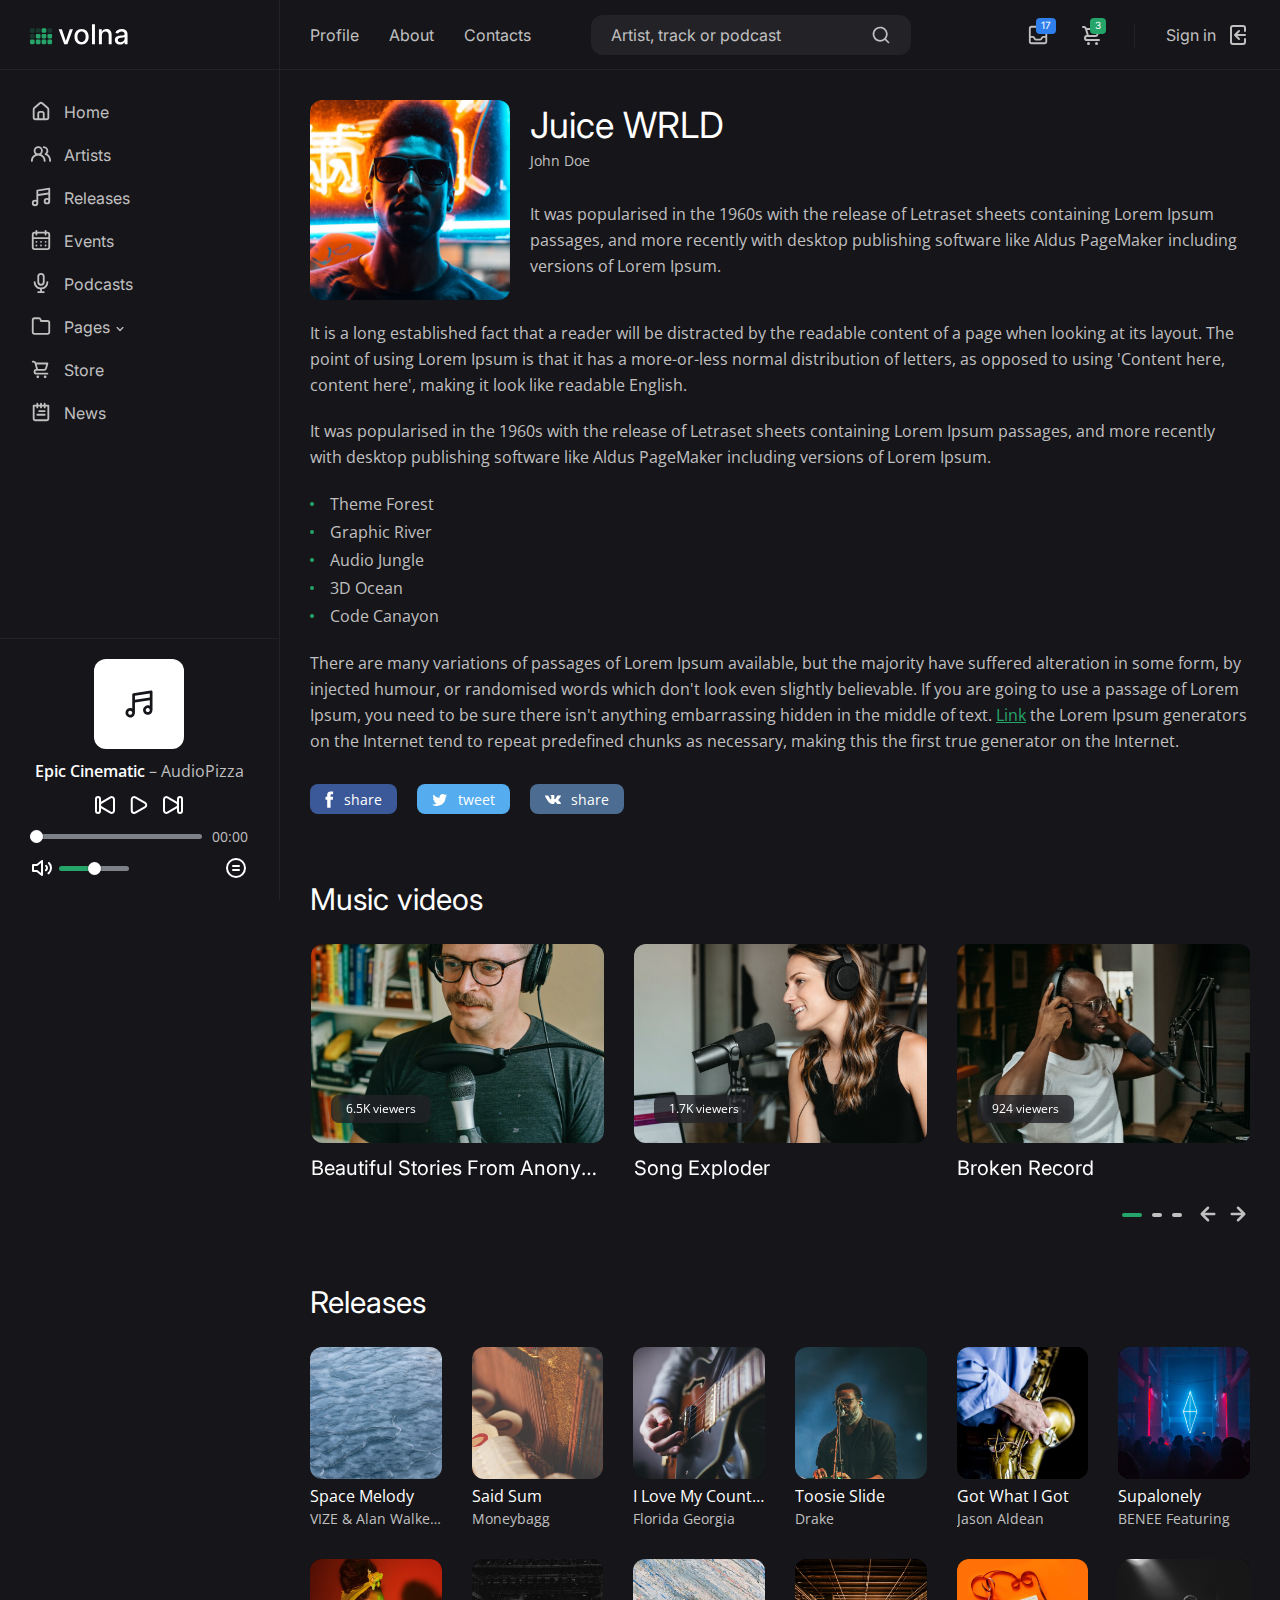
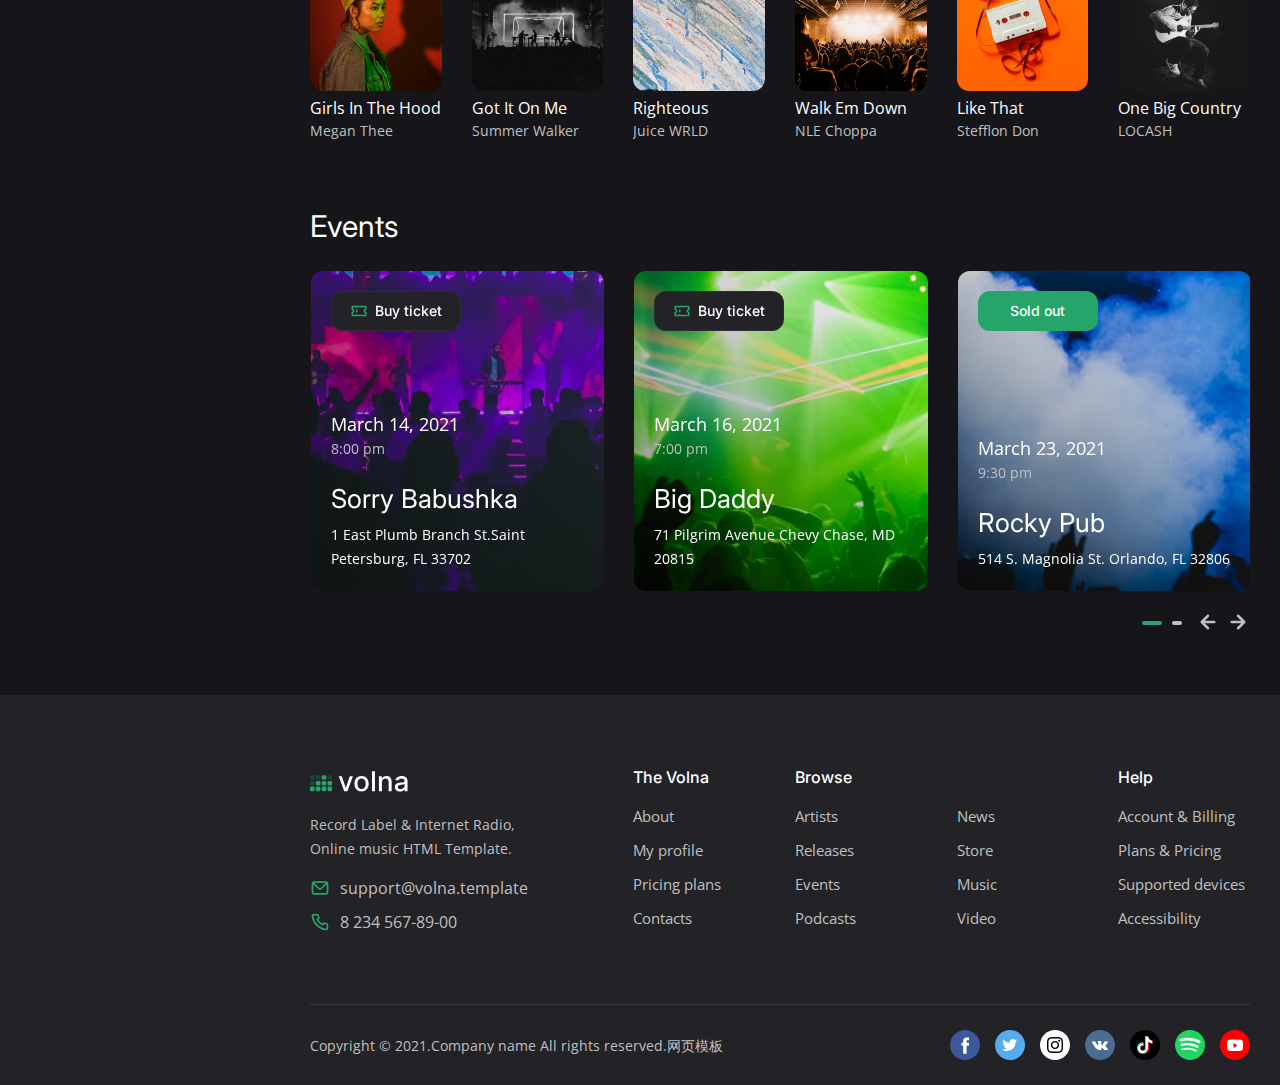
<file: Template Volna By DmitryVolkov/artist.html>
<!DOCTYPE html>
<html lang="en">
<head>
	<meta charset="utf-8">
	<meta name="viewport" content="width=device-width, initial-scale=1, shrink-to-fit=no">

	<!-- CSS -->
	<link rel="stylesheet" href="css/bootstrap-reboot.min.css">
	<link rel="stylesheet" href="css/bootstrap-grid.min.css">
	<link rel="stylesheet" href="css/owl.carousel.min.css">
	<link rel="stylesheet" href="css/magnific-popup.css">
	<link rel="stylesheet" href="css/select2.min.css">
	<link rel="stylesheet" href="css/paymentfont.min.css">
	<link rel="stylesheet" href="css/slider-radio.css">
	<link rel="stylesheet" href="css/plyr.css">
	<link rel="stylesheet" href="css/main.css">

	<!-- Favicons -->
	<link rel="icon" type="image/png" href="icon/favicon-32x32.png" sizes="32x32">
	<link rel="apple-touch-icon" href="icon/favicon-32x32.png">

	<meta name="description" content="">
	<meta name="keywords" content="">
	<meta name="author" content="Dmitry Volkov">
	<title>Volna – Record label & Music streaming HTML Template</title>

</head>
<body>
	<!-- header -->
	<header class="header">
		<div class="header__content">
			<div class="header__logo">
				<a href="index.html">
					<img src="img/logo.svg" alt="">
				</a>
			</div>

			<nav class="header__nav">
				<a href="profile.html">Profile</a>
				<a href="about.html">About</a>
				<a href="contacts.html">Contacts</a>
			</nav>

			<form action="#" class="header__search">
				<input type="text" placeholder="Artist, track or podcast">
				<button type="button"><svg xmlns="http://www.w3.org/2000/svg" viewBox="0 0 24 24"><path d="M21.71,20.29,18,16.61A9,9,0,1,0,16.61,18l3.68,3.68a1,1,0,0,0,1.42,0A1,1,0,0,0,21.71,20.29ZM11,18a7,7,0,1,1,7-7A7,7,0,0,1,11,18Z"/></svg></button>
				<button type="button" class="close"><svg xmlns="http://www.w3.org/2000/svg" viewBox="0 0 24 24"><path d="M13.41,12l6.3-6.29a1,1,0,1,0-1.42-1.42L12,10.59,5.71,4.29A1,1,0,0,0,4.29,5.71L10.59,12l-6.3,6.29a1,1,0,0,0,0,1.42,1,1,0,0,0,1.42,0L12,13.41l6.29,6.3a1,1,0,0,0,1.42,0,1,1,0,0,0,0-1.42Z"/></svg></button>
			</form>

			<div class="header__actions">
				<div class="header__action header__action--search">
					<button class="header__action-btn" type="button"><svg xmlns="http://www.w3.org/2000/svg" viewBox="0 0 24 24"><path d="M21.71,20.29,18,16.61A9,9,0,1,0,16.61,18l3.68,3.68a1,1,0,0,0,1.42,0A1,1,0,0,0,21.71,20.29ZM11,18a7,7,0,1,1,7-7A7,7,0,0,1,11,18Z"/></svg></button>
				</div>

				<div class="header__action header__action--note">
					<span>17</span>
					<a href="#" class="header__action-btn"><svg xmlns="http://www.w3.org/2000/svg" viewBox="0 0 24 24"><path d="M19.05566,2h-14a3.00328,3.00328,0,0,0-3,3V19a3.00328,3.00328,0,0,0,3,3h14a3.00328,3.00328,0,0,0,3-3V5A3.00328,3.00328,0,0,0,19.05566,2Zm-14,2h14a1.001,1.001,0,0,1,1,1v8H17.59082a1.99687,1.99687,0,0,0-1.66406.89062L14.52051,16H9.59082L8.18457,13.89062A1.99687,1.99687,0,0,0,6.52051,13H4.05566V5A1.001,1.001,0,0,1,5.05566,4Zm14,16h-14a1.001,1.001,0,0,1-1-1V15H6.52051l1.40625,2.10938A1.99687,1.99687,0,0,0,9.59082,18h4.92969a1.99687,1.99687,0,0,0,1.66406-.89062L17.59082,15h2.46484v4A1.001,1.001,0,0,1,19.05566,20Z"/></svg></a>

					<div class="header__drop">
						<a href="#" class="header__all">View all</a>
						<div class="header__note header__note--succ">
							<svg xmlns="http://www.w3.org/2000/svg" viewBox="0 0 24 24"><path d="M14.72,8.79l-4.29,4.3L8.78,11.44a1,1,0,1,0-1.41,1.41l2.35,2.36a1,1,0,0,0,.71.29,1,1,0,0,0,.7-.29l5-5a1,1,0,0,0,0-1.42A1,1,0,0,0,14.72,8.79ZM12,2A10,10,0,1,0,22,12,10,10,0,0,0,12,2Zm0,18a8,8,0,1,1,8-8A8,8,0,0,1,12,20Z"/></svg>
							<p><a href="#modal-info2" class="open-modal">Payment #51</a> was successful!</p>
							<span>1 hour ago</span>
						</div>
						<div class="header__note header__note--fail">
							<svg xmlns="http://www.w3.org/2000/svg" viewBox="0 0 24 24"><path d="M15.71,8.29a1,1,0,0,0-1.42,0L12,10.59,9.71,8.29A1,1,0,0,0,8.29,9.71L10.59,12l-2.3,2.29a1,1,0,0,0,0,1.42,1,1,0,0,0,1.42,0L12,13.41l2.29,2.3a1,1,0,0,0,1.42,0,1,1,0,0,0,0-1.42L13.41,12l2.3-2.29A1,1,0,0,0,15.71,8.29Zm3.36-3.36A10,10,0,1,0,4.93,19.07,10,10,0,1,0,19.07,4.93ZM17.66,17.66A8,8,0,1,1,20,12,7.95,7.95,0,0,1,17.66,17.66Z"/></svg>
							<p><a href="#modal-info3" class="open-modal">Payment #50</a> failed!</p>
							<span>2 hours ago</span>
						</div>
						<div class="header__note header__note--info">
							<svg xmlns="http://www.w3.org/2000/svg" viewBox="0 0 24 24"><path d="M12,2A10,10,0,1,0,22,12,10.01114,10.01114,0,0,0,12,2Zm0,18a8,8,0,1,1,8-8A8.00917,8.00917,0,0,1,12,20Zm0-8.5a1,1,0,0,0-1,1v3a1,1,0,0,0,2,0v-3A1,1,0,0,0,12,11.5Zm0-4a1.25,1.25,0,1,0,1.25,1.25A1.25,1.25,0,0,0,12,7.5Z"/></svg>
							<p><a href="#modal-info4" class="open-modal">Example</a> of notification.</p>
							<span>2 hours ago</span>
						</div>
						<div class="header__note header__note--gift">
							<svg xmlns="http://www.w3.org/2000/svg" viewBox="0 0 24 24"><path d="M18,7h-.35A3.45,3.45,0,0,0,18,5.5a3.49,3.49,0,0,0-6-2.44A3.49,3.49,0,0,0,6,5.5,3.45,3.45,0,0,0,6.35,7H6a3,3,0,0,0-3,3v2a1,1,0,0,0,1,1H5v6a3,3,0,0,0,3,3h8a3,3,0,0,0,3-3V13h1a1,1,0,0,0,1-1V10A3,3,0,0,0,18,7ZM11,20H8a1,1,0,0,1-1-1V13h4Zm0-9H5V10A1,1,0,0,1,6,9h5Zm0-4H9.5A1.5,1.5,0,1,1,11,5.5Zm2-1.5A1.5,1.5,0,1,1,14.5,7H13ZM17,19a1,1,0,0,1-1,1H13V13h4Zm2-8H13V9h5a1,1,0,0,1,1,1Z"/></svg>
							<p><a href="#modal-info5" class="open-modal">You have received a gift!</a></p>
							<span>4 hours ago</span>
						</div>
					</div>
				</div>

				<div class="header__action header__action--cart">
					<span>3</span>
					<a class="header__action-btn" href="cart.html"><svg xmlns="http://www.w3.org/2000/svg" viewBox="0 0 24 24"><path d="M8.5,19A1.5,1.5,0,1,0,10,20.5,1.5,1.5,0,0,0,8.5,19ZM19,16H7a1,1,0,0,1,0-2h8.49121A3.0132,3.0132,0,0,0,18.376,11.82422L19.96143,6.2749A1.00009,1.00009,0,0,0,19,5H6.73907A3.00666,3.00666,0,0,0,3.92139,3H3A1,1,0,0,0,3,5h.92139a1.00459,1.00459,0,0,1,.96142.7251l.15552.54474.00024.00506L6.6792,12.01709A3.00006,3.00006,0,0,0,7,18H19a1,1,0,0,0,0-2ZM17.67432,7l-1.2212,4.27441A1.00458,1.00458,0,0,1,15.49121,12H8.75439l-.25494-.89221L7.32642,7ZM16.5,19A1.5,1.5,0,1,0,18,20.5,1.5,1.5,0,0,0,16.5,19Z"/></svg></a>

					<div class="header__drop">
						<a href="cart.html" class="header__all">Go to cart</a>
						<div class="header__product">
							<img src="img/store/item4.jpg" alt="">
							<p><a href="product.html">Headphones ZR-991</a></p>
							<span>$199</span>
							<button type="button"><svg xmlns="http://www.w3.org/2000/svg" viewBox="0 0 24 24"><path d="M13.41,12l6.3-6.29a1,1,0,1,0-1.42-1.42L12,10.59,5.71,4.29A1,1,0,0,0,4.29,5.71L10.59,12l-6.3,6.29a1,1,0,0,0,0,1.42,1,1,0,0,0,1.42,0L12,13.41l6.29,6.3a1,1,0,0,0,1.42,0,1,1,0,0,0,0-1.42Z"/></svg></button>
						</div>
						<div class="header__product">
							<img src="img/store/item3.jpg" alt="">
							<p><a href="product.html">Music Blank</a></p>
							<span>$3.99</span>
							<button type="button"><svg xmlns="http://www.w3.org/2000/svg" viewBox="0 0 24 24"><path d="M13.41,12l6.3-6.29a1,1,0,1,0-1.42-1.42L12,10.59,5.71,4.29A1,1,0,0,0,4.29,5.71L10.59,12l-6.3,6.29a1,1,0,0,0,0,1.42,1,1,0,0,0,1.42,0L12,13.41l6.29,6.3a1,1,0,0,0,1.42,0,1,1,0,0,0,0-1.42Z"/></svg></button>
						</div>
						<div class="header__product">
							<img src="img/store/item2.jpg" alt="">
							<p><a href="product.html">Microphone R4</a></p>
							<span>$799</span>
							<button type="button"><svg xmlns="http://www.w3.org/2000/svg" viewBox="0 0 24 24"><path d="M13.41,12l6.3-6.29a1,1,0,1,0-1.42-1.42L12,10.59,5.71,4.29A1,1,0,0,0,4.29,5.71L10.59,12l-6.3,6.29a1,1,0,0,0,0,1.42,1,1,0,0,0,1.42,0L12,13.41l6.29,6.3a1,1,0,0,0,1.42,0,1,1,0,0,0,0-1.42Z"/></svg></button>
						</div>
					</div>
				</div>

				<div class="header__action header__action--signin">
					<a class="header__action-btn" href="signin.html">
						<span>Sign in</span>
						<svg xmlns="http://www.w3.org/2000/svg" viewBox="0 0 24 24"><path d="M20,12a1,1,0,0,0-1-1H11.41l2.3-2.29a1,1,0,1,0-1.42-1.42l-4,4a1,1,0,0,0-.21.33,1,1,0,0,0,0,.76,1,1,0,0,0,.21.33l4,4a1,1,0,0,0,1.42,0,1,1,0,0,0,0-1.42L11.41,13H19A1,1,0,0,0,20,12ZM17,2H7A3,3,0,0,0,4,5V19a3,3,0,0,0,3,3H17a3,3,0,0,0,3-3V16a1,1,0,0,0-2,0v3a1,1,0,0,1-1,1H7a1,1,0,0,1-1-1V5A1,1,0,0,1,7,4H17a1,1,0,0,1,1,1V8a1,1,0,0,0,2,0V5A3,3,0,0,0,17,2Z"/></svg>
					</a>
				</div>
			</div>

			<button class="header__btn" type="button">
				<span></span>
				<span></span>
				<span></span>
			</button>
		</div>
	</header>
	<!-- end header -->

	<!-- sidebar -->
	<div class="sidebar">
		<!-- sidebar logo -->
		<div class="sidebar__logo">
			<img src="img/logo.svg" alt="">
		</div>
		<!-- end sidebar logo -->

		<!-- sidebar nav -->
		<ul class="sidebar__nav">
			<li class="sidebar__nav-item">
				<a href="index.html" class="sidebar__nav-link"><svg xmlns="http://www.w3.org/2000/svg" viewBox="0 0 24 24"><path d="M20,8h0L14,2.74a3,3,0,0,0-4,0L4,8a3,3,0,0,0-1,2.26V19a3,3,0,0,0,3,3H18a3,3,0,0,0,3-3V10.25A3,3,0,0,0,20,8ZM14,20H10V15a1,1,0,0,1,1-1h2a1,1,0,0,1,1,1Zm5-1a1,1,0,0,1-1,1H16V15a3,3,0,0,0-3-3H11a3,3,0,0,0-3,3v5H6a1,1,0,0,1-1-1V10.25a1,1,0,0,1,.34-.75l6-5.25a1,1,0,0,1,1.32,0l6,5.25a1,1,0,0,1,.34.75Z"></path></svg> <span>Home</span></a>
			</li>

			<li class="sidebar__nav-item">
				<a href="artists.html" class="sidebar__nav-link"><svg xmlns="http://www.w3.org/2000/svg" viewBox="0 0 24 24"><path d="M12.3,12.22A4.92,4.92,0,0,0,14,8.5a5,5,0,0,0-10,0,4.92,4.92,0,0,0,1.7,3.72A8,8,0,0,0,1,19.5a1,1,0,0,0,2,0,6,6,0,0,1,12,0,1,1,0,0,0,2,0A8,8,0,0,0,12.3,12.22ZM9,11.5a3,3,0,1,1,3-3A3,3,0,0,1,9,11.5Zm9.74.32A5,5,0,0,0,15,3.5a1,1,0,0,0,0,2,3,3,0,0,1,3,3,3,3,0,0,1-1.5,2.59,1,1,0,0,0-.5.84,1,1,0,0,0,.45.86l.39.26.13.07a7,7,0,0,1,4,6.38,1,1,0,0,0,2,0A9,9,0,0,0,18.74,11.82Z"/></svg> <span>Artists</span></a>
			</li>

			<li class="sidebar__nav-item">
				<a href="releases.html" class="sidebar__nav-link"><svg xmlns="http://www.w3.org/2000/svg" viewBox="0 0 24 24"><path d="M21.65,2.24a1,1,0,0,0-.8-.23l-13,2A1,1,0,0,0,7,5V15.35A3.45,3.45,0,0,0,5.5,15,3.5,3.5,0,1,0,9,18.5V10.86L20,9.17v4.18A3.45,3.45,0,0,0,18.5,13,3.5,3.5,0,1,0,22,16.5V3A1,1,0,0,0,21.65,2.24ZM5.5,20A1.5,1.5,0,1,1,7,18.5,1.5,1.5,0,0,1,5.5,20Zm13-2A1.5,1.5,0,1,1,20,16.5,1.5,1.5,0,0,1,18.5,18ZM20,7.14,9,8.83v-3L20,4.17Z"/></svg> <span>Releases</span></a>
			</li>

			<li class="sidebar__nav-item">
				<a href="events.html" class="sidebar__nav-link"><svg xmlns="http://www.w3.org/2000/svg" viewBox="0 0 24 24"><path d="M12,19a1,1,0,1,0-1-1A1,1,0,0,0,12,19Zm5,0a1,1,0,1,0-1-1A1,1,0,0,0,17,19Zm0-4a1,1,0,1,0-1-1A1,1,0,0,0,17,15Zm-5,0a1,1,0,1,0-1-1A1,1,0,0,0,12,15ZM19,3H18V2a1,1,0,0,0-2,0V3H8V2A1,1,0,0,0,6,2V3H5A3,3,0,0,0,2,6V20a3,3,0,0,0,3,3H19a3,3,0,0,0,3-3V6A3,3,0,0,0,19,3Zm1,17a1,1,0,0,1-1,1H5a1,1,0,0,1-1-1V11H20ZM20,9H4V6A1,1,0,0,1,5,5H6V6A1,1,0,0,0,8,6V5h8V6a1,1,0,0,0,2,0V5h1a1,1,0,0,1,1,1ZM7,15a1,1,0,1,0-1-1A1,1,0,0,0,7,15Zm0,4a1,1,0,1,0-1-1A1,1,0,0,0,7,19Z"/></svg> <span>Events</span></a>
			</li>

			<li class="sidebar__nav-item">
				<a href="podcasts.html" class="sidebar__nav-link"><svg xmlns="http://www.w3.org/2000/svg" viewBox="0 0 24 24"><path d="M12,15a4,4,0,0,0,4-4V5A4,4,0,0,0,8,5v6A4,4,0,0,0,12,15ZM10,5a2,2,0,0,1,4,0v6a2,2,0,0,1-4,0Zm10,6a1,1,0,0,0-2,0A6,6,0,0,1,6,11a1,1,0,0,0-2,0,8,8,0,0,0,7,7.93V21H9a1,1,0,0,0,0,2h6a1,1,0,0,0,0-2H13V18.93A8,8,0,0,0,20,11Z"/></svg> <span>Podcasts</span></a>
			</li>

			<!-- collapse -->
			<li class="sidebar__nav-item">
				<a class="sidebar__nav-link" data-toggle="collapse" href="#collapseMenu1" role="button" aria-expanded="false" aria-controls="collapseMenu1"><svg xmlns="http://www.w3.org/2000/svg" viewBox="0 0 24 24"><path d="M19,5.5H12.72l-.32-1a3,3,0,0,0-2.84-2H5a3,3,0,0,0-3,3v13a3,3,0,0,0,3,3H19a3,3,0,0,0,3-3V8.5A3,3,0,0,0,19,5.5Zm1,13a1,1,0,0,1-1,1H5a1,1,0,0,1-1-1V5.5a1,1,0,0,1,1-1H9.56a1,1,0,0,1,.95.68l.54,1.64A1,1,0,0,0,12,7.5h7a1,1,0,0,1,1,1Z"/></svg> <span>Pages</span> <svg xmlns="http://www.w3.org/2000/svg" viewBox="0 0 24 24"><path d="M17,9.17a1,1,0,0,0-1.41,0L12,12.71,8.46,9.17a1,1,0,0,0-1.41,0,1,1,0,0,0,0,1.42l4.24,4.24a1,1,0,0,0,1.42,0L17,10.59A1,1,0,0,0,17,9.17Z"/></svg></a>

				<div class="collapse" id="collapseMenu1">
					<ul class="sidebar__menu sidebar__menu--scroll">
						<li><a href="artist.html">Artist</a></li>
						<li><a href="event.html">Event</a></li>
						<li><a href="release.html">Release</a></li>
						<li><a href="product.html">Product</a></li>
						<li><a href="article.html">Article</a></li>
						<li><a href="cart.html">Cart</a></li>
						<li><a href="profile.html">Profile</a></li>
						<li><a href="about.html">About</a></li>
						<li><a href="contacts.html">Contacts</a></li>
						<li><a href="pricing.html">Pricing plans</a></li>
						<li><a href="privacy.html">Privacy policy</a></li>
						<li><a href="signin.html">Sign in</a></li>
						<li><a href="signup.html">Sign up</a></li>
						<li><a href="forgot.html">Forgot password</a></li>
						<li><a href="404.html">404 Page</a></li>
					</ul>
				</div>
			</li>
			<!-- end collapse -->

			<li class="sidebar__nav-item">
				<a href="store.html" class="sidebar__nav-link"><svg xmlns="http://www.w3.org/2000/svg" viewBox="0 0 24 24"><path d="M8.5,19A1.5,1.5,0,1,0,10,20.5,1.5,1.5,0,0,0,8.5,19ZM19,16H7a1,1,0,0,1,0-2h8.49121A3.0132,3.0132,0,0,0,18.376,11.82422L19.96143,6.2749A1.00009,1.00009,0,0,0,19,5H6.73907A3.00666,3.00666,0,0,0,3.92139,3H3A1,1,0,0,0,3,5h.92139a1.00459,1.00459,0,0,1,.96142.7251l.15552.54474.00024.00506L6.6792,12.01709A3.00006,3.00006,0,0,0,7,18H19a1,1,0,0,0,0-2ZM17.67432,7l-1.2212,4.27441A1.00458,1.00458,0,0,1,15.49121,12H8.75439l-.25494-.89221L7.32642,7ZM16.5,19A1.5,1.5,0,1,0,18,20.5,1.5,1.5,0,0,0,16.5,19Z"/></svg> <span>Store</span></a>
			</li>

			<li class="sidebar__nav-item">
				<a href="news.html" class="sidebar__nav-link"><svg xmlns="http://www.w3.org/2000/svg" viewBox="0 0 24 24"><path d="M16,14H8a1,1,0,0,0,0,2h8a1,1,0,0,0,0-2Zm0-4H10a1,1,0,0,0,0,2h6a1,1,0,0,0,0-2Zm4-6H17V3a1,1,0,0,0-2,0V4H13V3a1,1,0,0,0-2,0V4H9V3A1,1,0,0,0,7,3V4H4A1,1,0,0,0,3,5V19a3,3,0,0,0,3,3H18a3,3,0,0,0,3-3V5A1,1,0,0,0,20,4ZM19,19a1,1,0,0,1-1,1H6a1,1,0,0,1-1-1V6H7V7A1,1,0,0,0,9,7V6h2V7a1,1,0,0,0,2,0V6h2V7a1,1,0,0,0,2,0V6h2Z"/></svg> <span>News</span></a>
			</li>
		</ul>
		<!-- end sidebar nav -->
	</div>
	<!-- end sidebar -->

	<!-- player -->
	<div class="player">
		<div class="player__cover">
			<img src="img/covers/cover.svg" alt="">
		</div>

		<div class="player__content">
			<span class="player__track"><b class="player__title">Epic Cinematic</b> – <span class="player__artist">AudioPizza</span></span>
			<audio src="https://dmitryvolkov.me/demo/blast2.0/audio/12071151_epic-cinematic-trailer_by_audiopizza_preview.mp3" id="audio" controls></audio>
		</div>
	</div>

	<button class="player__btn" type="button"><svg xmlns="http://www.w3.org/2000/svg" viewBox="0 0 24 24"><path d="M21.65,2.24a1,1,0,0,0-.8-.23l-13,2A1,1,0,0,0,7,5V15.35A3.45,3.45,0,0,0,5.5,15,3.5,3.5,0,1,0,9,18.5V10.86L20,9.17v4.18A3.45,3.45,0,0,0,18.5,13,3.5,3.5,0,1,0,22,16.5V3A1,1,0,0,0,21.65,2.24ZM5.5,20A1.5,1.5,0,1,1,7,18.5,1.5,1.5,0,0,1,5.5,20Zm13-2A1.5,1.5,0,1,1,20,16.5,1.5,1.5,0,0,1,18.5,18ZM20,7.14,9,8.83v-3L20,4.17Z"/></svg> Player</button>
	<!-- end player -->

	<!-- main content -->
	<main class="main">
		<div class="container-fluid">
			<div class="row row--grid">
				<div class="col-12">
					<div class="article article--page">
						<!-- article content -->
						<div class="article__content">
							<div class="article__artist">
								<img src="img/artists/artist1.jpg" alt="">
								<div>
									<h1>Juice WRLD</h1>
									<span>John Doe</span>
									<p>It was popularised in the 1960s with the release of Letraset sheets containing Lorem Ipsum passages, and more recently with desktop publishing software like Aldus PageMaker including versions of Lorem Ipsum.</p>
								</div>
							</div>

							<p>It is a long established fact that a reader will be distracted by the readable content of a page when looking at its layout. The point of using Lorem Ipsum is that it has a more-or-less normal distribution of letters, as opposed to using 'Content here, content here', making it look like readable English.</p>

							<p>It was popularised in the 1960s with the release of Letraset sheets containing Lorem Ipsum passages, and more recently with desktop publishing software like Aldus PageMaker including versions of Lorem Ipsum.</p>

							<ul>
								<li>Theme Forest</li>
								<li>Graphic River</li>
								<li>Audio Jungle</li>
								<li>3D Ocean</li>
								<li>Code Canayon</li>
							</ul>

							<p>There are many variations of passages of Lorem Ipsum available, but the majority have suffered alteration in some form, by injected humour, or randomised words which don't look even slightly believable. If you are going to use a passage of Lorem Ipsum, you need to be sure there isn't anything embarrassing hidden in the middle of text. <a href="#">Link</a> the Lorem Ipsum generators on the Internet tend to repeat predefined chunks as necessary, making this the first true generator on the Internet.</p>
						</div>
						<!-- end article content -->

						<!-- share -->
						<div class="share">
							<a href="#" class="share__link share__link--fb"><svg width="9" height="17" viewBox="0 0 9 17" fill="none" xmlns="http://www.w3.org/2000/svg"><path d="M5.56341 16.8197V8.65888H7.81615L8.11468 5.84663H5.56341L5.56724 4.43907C5.56724 3.70559 5.63693 3.31257 6.69042 3.31257H8.09873V0.5H5.84568C3.1394 0.5 2.18686 1.86425 2.18686 4.15848V5.84695H0.499939V8.6592H2.18686V16.8197H5.56341Z"/></svg> share</a>
							<a href="#" class="share__link share__link--tw"><svg width="16" height="12" viewBox="0 0 16 12" fill="none" xmlns="http://www.w3.org/2000/svg"><path d="M7.55075 3.19219L7.58223 3.71122L7.05762 3.64767C5.14804 3.40404 3.47978 2.57782 2.06334 1.1902L1.37085 0.501686L1.19248 1.01013C0.814766 2.14353 1.05609 3.34048 1.843 4.14552C2.26269 4.5904 2.16826 4.65396 1.4443 4.38914C1.19248 4.3044 0.972149 4.24085 0.951164 4.27263C0.877719 4.34677 1.12953 5.31069 1.32888 5.69202C1.60168 6.22165 2.15777 6.74068 2.76631 7.04787L3.28043 7.2915L2.67188 7.30209C2.08432 7.30209 2.06334 7.31268 2.12629 7.53512C2.33613 8.22364 3.16502 8.95452 4.08833 9.2723L4.73884 9.49474L4.17227 9.8337C3.33289 10.321 2.34663 10.5964 1.36036 10.6175C0.888211 10.6281 0.5 10.6705 0.5 10.7023C0.5 10.8082 1.78005 11.4014 2.52499 11.6344C4.75983 12.3229 7.41435 12.0264 9.40787 10.8506C10.8243 10.0138 12.2408 8.35075 12.9018 6.74068C13.2585 5.88269 13.6152 4.315 13.6152 3.56293C13.6152 3.07567 13.6467 3.01212 14.2343 2.42953C14.5805 2.09056 14.9058 1.71983 14.9687 1.6139C15.0737 1.41264 15.0632 1.41264 14.5281 1.59272C13.6362 1.91049 13.5103 1.86812 13.951 1.39146C14.2762 1.0525 14.6645 0.438131 14.6645 0.258058C14.6645 0.22628 14.5071 0.279243 14.3287 0.374576C14.1398 0.480501 13.7202 0.639389 13.4054 0.734722L12.8388 0.914795L12.3247 0.565241C12.0414 0.374576 11.6427 0.162725 11.4329 0.0991699C10.8978 -0.0491255 10.0794 -0.0279404 9.59673 0.14154C8.2852 0.618204 7.45632 1.84694 7.55075 3.19219Z"/></svg> tweet</a>
							<a href="#" class="share__link share__link--vk"><svg width="16" height="9" viewBox="0 0 16 9" fill="none" xmlns="http://www.w3.org/2000/svg"><path d="M8.78479 8.92255C8.78479 8.92255 9.07355 8.89106 9.22145 8.73512C9.35684 8.59224 9.35214 8.32262 9.35214 8.32262C9.35214 8.32262 9.33414 7.06361 9.92967 6.87771C10.5166 6.69489 11.2702 8.09524 12.07 8.63372C12.6741 9.04085 13.1327 8.95174 13.1327 8.95174L15.2699 8.92255C15.2699 8.92255 16.3874 8.85495 15.8576 7.99231C15.8137 7.92164 15.5485 7.35397 14.269 6.1879C12.9284 4.9673 13.1084 5.16472 14.7221 3.05305C15.705 1.76715 16.0978 0.982093 15.975 0.646407C15.8584 0.325317 15.1353 0.410582 15.1353 0.410582L12.7297 0.425177C12.7297 0.425177 12.5513 0.401365 12.419 0.478949C12.2899 0.554996 12.2061 0.732441 12.2061 0.732441C12.2061 0.732441 11.8258 1.72721 11.3179 2.57372C10.2466 4.35892 9.81855 4.4534 9.64326 4.34279C9.23554 4.08392 9.33727 3.30424 9.33727 2.75039C9.33727 1.01973 9.60491 0.298431 8.81687 0.111769C8.5555 0.0495478 8.36299 0.00883541 7.6939 0.00192196C6.83543 -0.00652779 6.10921 0.00499461 5.69758 0.202411C5.42369 0.333767 5.2124 0.627203 5.34152 0.644103C5.50038 0.664843 5.86036 0.739354 6.0513 0.994383C6.29781 1.32392 6.2892 2.06289 6.2892 2.06289C6.2892 2.06289 6.43084 4.10005 5.95818 4.35277C5.6342 4.52638 5.1897 4.17226 4.2342 2.55221C3.7451 1.7226 3.37573 0.805416 3.37573 0.805416C3.37573 0.805416 3.30451 0.634117 3.17696 0.541938C3.02279 0.430555 2.80759 0.395987 2.80759 0.395987L0.521729 0.410582C0.521729 0.410582 0.178185 0.4198 0.0521924 0.566519C-0.0597138 0.696338 0.0435842 0.965961 0.0435842 0.965961C0.0435842 0.965961 1.8333 5.07638 3.86013 7.1481C5.71871 9.04699 7.8285 8.92255 7.8285 8.92255H8.78479Z"/></svg> share</a>
						</div>
						<!-- end share -->
					</div>
				</div>
			</div>

			<!-- music videos -->
			<section class="row row--grid">
				<!-- title -->
				<div class="col-12">
					<div class="main__title">
						<h2>Music videos</h2>
					</div>
				</div>
				<!-- end title -->

				<div class="col-12">
					<div class="main__carousel-wrap">
						<div class="main__carousel main__carousel--podcasts owl-carousel" id="podcasts">
							<div class="live">
								<a href="http://www.youtube.com/watch?v=0O2aH4XLbto" class="live__cover open-video">
									<img src="img/live/1.jpg" alt="">
									<span class="live__value">6.5K viewers</span>
									<svg xmlns="http://www.w3.org/2000/svg" viewBox="0 0 24 24"><path d="M18.54,9,8.88,3.46a3.42,3.42,0,0,0-5.13,3V17.58A3.42,3.42,0,0,0,7.17,21a3.43,3.43,0,0,0,1.71-.46L18.54,15a3.42,3.42,0,0,0,0-5.92Zm-1,4.19L7.88,18.81a1.44,1.44,0,0,1-1.42,0,1.42,1.42,0,0,1-.71-1.23V6.42a1.42,1.42,0,0,1,.71-1.23A1.51,1.51,0,0,1,7.17,5a1.54,1.54,0,0,1,.71.19l9.66,5.58a1.42,1.42,0,0,1,0,2.46Z"></path></svg>
								</a>
								<h3 class="live__title"><a href="http://www.youtube.com/watch?v=0O2aH4XLbto" class="open-video">Beautiful Stories From Anonymous People</a></h3>
							</div>

							<div class="live">
								<a href="http://www.youtube.com/watch?v=0O2aH4XLbto" class="live__cover open-video">
									<img src="img/live/2.jpg" alt="">
									<span class="live__value">1.7K viewers</span>
									<svg xmlns="http://www.w3.org/2000/svg" viewBox="0 0 24 24"><path d="M18.54,9,8.88,3.46a3.42,3.42,0,0,0-5.13,3V17.58A3.42,3.42,0,0,0,7.17,21a3.43,3.43,0,0,0,1.71-.46L18.54,15a3.42,3.42,0,0,0,0-5.92Zm-1,4.19L7.88,18.81a1.44,1.44,0,0,1-1.42,0,1.42,1.42,0,0,1-.71-1.23V6.42a1.42,1.42,0,0,1,.71-1.23A1.51,1.51,0,0,1,7.17,5a1.54,1.54,0,0,1,.71.19l9.66,5.58a1.42,1.42,0,0,1,0,2.46Z"></path></svg>
								</a>
								<h3 class="live__title"><a href="http://www.youtube.com/watch?v=0O2aH4XLbto" class="open-video">Song Exploder</a></h3>
							</div>

							<div class="live">
								<a href="http://www.youtube.com/watch?v=0O2aH4XLbto" class="live__cover open-video">
									<img src="img/live/3.jpg" alt="">
									<span class="live__value">924 viewers</span>
									<svg xmlns="http://www.w3.org/2000/svg" viewBox="0 0 24 24"><path d="M18.54,9,8.88,3.46a3.42,3.42,0,0,0-5.13,3V17.58A3.42,3.42,0,0,0,7.17,21a3.43,3.43,0,0,0,1.71-.46L18.54,15a3.42,3.42,0,0,0,0-5.92Zm-1,4.19L7.88,18.81a1.44,1.44,0,0,1-1.42,0,1.42,1.42,0,0,1-.71-1.23V6.42a1.42,1.42,0,0,1,.71-1.23A1.51,1.51,0,0,1,7.17,5a1.54,1.54,0,0,1,.71.19l9.66,5.58a1.42,1.42,0,0,1,0,2.46Z"></path></svg>
								</a>
								<h3 class="live__title"><a href="http://www.youtube.com/watch?v=0O2aH4XLbto" class="open-video">Broken Record</a></h3>
							</div>

							<div class="live">
								<a href="http://www.youtube.com/watch?v=0O2aH4XLbto" class="live__cover open-video">
									<img src="img/live/4.jpg" alt="">
									<span class="live__value">638 viewers</span>
									<svg xmlns="http://www.w3.org/2000/svg" viewBox="0 0 24 24"><path d="M18.54,9,8.88,3.46a3.42,3.42,0,0,0-5.13,3V17.58A3.42,3.42,0,0,0,7.17,21a3.43,3.43,0,0,0,1.71-.46L18.54,15a3.42,3.42,0,0,0,0-5.92Zm-1,4.19L7.88,18.81a1.44,1.44,0,0,1-1.42,0,1.42,1.42,0,0,1-.71-1.23V6.42a1.42,1.42,0,0,1,.71-1.23A1.51,1.51,0,0,1,7.17,5a1.54,1.54,0,0,1,.71.19l9.66,5.58a1.42,1.42,0,0,1,0,2.46Z"></path></svg>
								</a>
								<h3 class="live__title"><a href="http://www.youtube.com/watch?v=0O2aH4XLbto" class="open-video">Desert Island Discs</a></h3>
							</div>

							<div class="live">
								<a href="http://www.youtube.com/watch?v=0O2aH4XLbto" class="live__cover open-video">
									<img src="img/live/5.jpg" alt="">
									<span class="live__value">588 views</span>
									<svg xmlns="http://www.w3.org/2000/svg" viewBox="0 0 24 24"><path d="M18.54,9,8.88,3.46a3.42,3.42,0,0,0-5.13,3V17.58A3.42,3.42,0,0,0,7.17,21a3.43,3.43,0,0,0,1.71-.46L18.54,15a3.42,3.42,0,0,0,0-5.92Zm-1,4.19L7.88,18.81a1.44,1.44,0,0,1-1.42,0,1.42,1.42,0,0,1-.71-1.23V6.42a1.42,1.42,0,0,1,.71-1.23A1.51,1.51,0,0,1,7.17,5a1.54,1.54,0,0,1,.71.19l9.66,5.58a1.42,1.42,0,0,1,0,2.46Z"></path></svg>
								</a>
								<h3 class="live__title"><a href="http://www.youtube.com/watch?v=0O2aH4XLbto" class="open-video">Riffs On Riffs</a></h3>
							</div>

							<div class="live">
								<a href="http://www.youtube.com/watch?v=0O2aH4XLbto" class="live__cover open-video">
									<img src="img/live/6.jpg" alt="">
									<span class="live__value">588 views</span>
									<svg xmlns="http://www.w3.org/2000/svg" viewBox="0 0 24 24"><path d="M18.54,9,8.88,3.46a3.42,3.42,0,0,0-5.13,3V17.58A3.42,3.42,0,0,0,7.17,21a3.43,3.43,0,0,0,1.71-.46L18.54,15a3.42,3.42,0,0,0,0-5.92Zm-1,4.19L7.88,18.81a1.44,1.44,0,0,1-1.42,0,1.42,1.42,0,0,1-.71-1.23V6.42a1.42,1.42,0,0,1,.71-1.23A1.51,1.51,0,0,1,7.17,5a1.54,1.54,0,0,1,.71.19l9.66,5.58a1.42,1.42,0,0,1,0,2.46Z"></path></svg>
								</a>
								<h3 class="live__title"><a href="http://www.youtube.com/watch?v=0O2aH4XLbto" class="open-video">Popcast</a></h3>
							</div>

							<div class="live">
								<a href="http://www.youtube.com/watch?v=0O2aH4XLbto" class="live__cover open-video">
									<img src="img/live/7.jpg" alt="">
									<span class="live__value">6.5K views</span>
									<svg xmlns="http://www.w3.org/2000/svg" viewBox="0 0 24 24"><path d="M18.54,9,8.88,3.46a3.42,3.42,0,0,0-5.13,3V17.58A3.42,3.42,0,0,0,7.17,21a3.43,3.43,0,0,0,1.71-.46L18.54,15a3.42,3.42,0,0,0,0-5.92Zm-1,4.19L7.88,18.81a1.44,1.44,0,0,1-1.42,0,1.42,1.42,0,0,1-.71-1.23V6.42a1.42,1.42,0,0,1,.71-1.23A1.51,1.51,0,0,1,7.17,5a1.54,1.54,0,0,1,.71.19l9.66,5.58a1.42,1.42,0,0,1,0,2.46Z"></path></svg>
								</a>
								<h3 class="live__title"><a href="http://www.youtube.com/watch?v=0O2aH4XLbto" class="open-video">Rolling Stone Music Now</a></h3>
							</div>

							<div class="live">
								<a href="http://www.youtube.com/watch?v=0O2aH4XLbto" class="live__cover open-video">
									<img src="img/live/8.jpg" alt="">
									<span class="live__value">1.7K views</span>
									<svg xmlns="http://www.w3.org/2000/svg" viewBox="0 0 24 24"><path d="M18.54,9,8.88,3.46a3.42,3.42,0,0,0-5.13,3V17.58A3.42,3.42,0,0,0,7.17,21a3.43,3.43,0,0,0,1.71-.46L18.54,15a3.42,3.42,0,0,0,0-5.92Zm-1,4.19L7.88,18.81a1.44,1.44,0,0,1-1.42,0,1.42,1.42,0,0,1-.71-1.23V6.42a1.42,1.42,0,0,1,.71-1.23A1.51,1.51,0,0,1,7.17,5a1.54,1.54,0,0,1,.71.19l9.66,5.58a1.42,1.42,0,0,1,0,2.46Z"></path></svg>
								</a>
								<h3 class="live__title"><a href="http://www.youtube.com/watch?v=0O2aH4XLbto" class="open-video">Song vs. Song</a></h3>
							</div>

							<div class="live">
								<a href="http://www.youtube.com/watch?v=0O2aH4XLbto" class="live__cover open-video">
									<img src="img/live/9.jpg" alt="">
									<span class="live__value">924 views</span>
									<svg xmlns="http://www.w3.org/2000/svg" viewBox="0 0 24 24"><path d="M18.54,9,8.88,3.46a3.42,3.42,0,0,0-5.13,3V17.58A3.42,3.42,0,0,0,7.17,21a3.43,3.43,0,0,0,1.71-.46L18.54,15a3.42,3.42,0,0,0,0-5.92Zm-1,4.19L7.88,18.81a1.44,1.44,0,0,1-1.42,0,1.42,1.42,0,0,1-.71-1.23V6.42a1.42,1.42,0,0,1,.71-1.23A1.51,1.51,0,0,1,7.17,5a1.54,1.54,0,0,1,.71.19l9.66,5.58a1.42,1.42,0,0,1,0,2.46Z"></path></svg>
								</a>
								<h3 class="live__title"><a href="http://www.youtube.com/watch?v=0O2aH4XLbto" class="open-video">Disgraceland</a></h3>
							</div>
						</div>

						<button class="main__nav main__nav--prev" data-nav="#podcasts" type="button"><svg xmlns="http://www.w3.org/2000/svg" viewBox="0 0 24 24"><path d="M17,11H9.41l3.3-3.29a1,1,0,1,0-1.42-1.42l-5,5a1,1,0,0,0-.21.33,1,1,0,0,0,0,.76,1,1,0,0,0,.21.33l5,5a1,1,0,0,0,1.42,0,1,1,0,0,0,0-1.42L9.41,13H17a1,1,0,0,0,0-2Z"/></svg></button>
						<button class="main__nav main__nav--next" data-nav="#podcasts" type="button"><svg xmlns="http://www.w3.org/2000/svg" viewBox="0 0 24 24"><path d="M17.92,11.62a1,1,0,0,0-.21-.33l-5-5a1,1,0,0,0-1.42,1.42L14.59,11H7a1,1,0,0,0,0,2h7.59l-3.3,3.29a1,1,0,0,0,0,1.42,1,1,0,0,0,1.42,0l5-5a1,1,0,0,0,.21-.33A1,1,0,0,0,17.92,11.62Z"/></svg></button>
					</div>
				</div>
			</section>
			<!-- end music videos -->

			<!-- releases -->
			<section class="row row--grid">
				<!-- title -->
				<div class="col-12">
					<div class="main__title">
						<h2>Releases</h2>
					</div>
				</div>
				<!-- end title -->

				<div class="col-6 col-sm-4 col-lg-2">
					<div class="album">
						<div class="album__cover">
							<img src="img/covers/cover1.jpg" alt="">
							<a href="release.html"><svg xmlns="http://www.w3.org/2000/svg" viewBox="0 0 24 24"><path d="M18.54,9,8.88,3.46a3.42,3.42,0,0,0-5.13,3V17.58A3.42,3.42,0,0,0,7.17,21a3.43,3.43,0,0,0,1.71-.46L18.54,15a3.42,3.42,0,0,0,0-5.92Zm-1,4.19L7.88,18.81a1.44,1.44,0,0,1-1.42,0,1.42,1.42,0,0,1-.71-1.23V6.42a1.42,1.42,0,0,1,.71-1.23A1.51,1.51,0,0,1,7.17,5a1.54,1.54,0,0,1,.71.19l9.66,5.58a1.42,1.42,0,0,1,0,2.46Z"/></svg></a>
							<span class="album__stat">
								<span><svg xmlns="http://www.w3.org/2000/svg" viewBox="0 0 24 24"><path d="M3.71,16.29a1,1,0,0,0-.33-.21,1,1,0,0,0-.76,0,1,1,0,0,0-.33.21,1,1,0,0,0-.21.33,1,1,0,0,0,.21,1.09,1.15,1.15,0,0,0,.33.21.94.94,0,0,0,.76,0,1.15,1.15,0,0,0,.33-.21,1,1,0,0,0,.21-1.09A1,1,0,0,0,3.71,16.29ZM7,8H21a1,1,0,0,0,0-2H7A1,1,0,0,0,7,8ZM3.71,11.29a1,1,0,0,0-1.09-.21,1.15,1.15,0,0,0-.33.21,1,1,0,0,0-.21.33.94.94,0,0,0,0,.76,1.15,1.15,0,0,0,.21.33,1.15,1.15,0,0,0,.33.21.94.94,0,0,0,.76,0,1.15,1.15,0,0,0,.33-.21,1.15,1.15,0,0,0,.21-.33.94.94,0,0,0,0-.76A1,1,0,0,0,3.71,11.29ZM21,11H7a1,1,0,0,0,0,2H21a1,1,0,0,0,0-2ZM3.71,6.29a1,1,0,0,0-.33-.21,1,1,0,0,0-1.09.21,1.15,1.15,0,0,0-.21.33.94.94,0,0,0,0,.76,1.15,1.15,0,0,0,.21.33,1.15,1.15,0,0,0,.33.21,1,1,0,0,0,1.09-.21,1.15,1.15,0,0,0,.21-.33.94.94,0,0,0,0-.76A1.15,1.15,0,0,0,3.71,6.29ZM21,16H7a1,1,0,0,0,0,2H21a1,1,0,0,0,0-2Z"/></svg> 22</span>
								<span><svg xmlns="http://www.w3.org/2000/svg" viewBox="0 0 24 24"><path d="M20,13.18V11A8,8,0,0,0,4,11v2.18A3,3,0,0,0,2,16v2a3,3,0,0,0,3,3H8a1,1,0,0,0,1-1V14a1,1,0,0,0-1-1H6V11a6,6,0,0,1,12,0v2H16a1,1,0,0,0-1,1v6a1,1,0,0,0,1,1h3a3,3,0,0,0,3-3V16A3,3,0,0,0,20,13.18ZM7,15v4H5a1,1,0,0,1-1-1V16a1,1,0,0,1,1-1Zm13,3a1,1,0,0,1-1,1H17V15h2a1,1,0,0,1,1,1Z"/></svg> 19 503</span>
							</span>
						</div>
						<div class="album__title">
							<h3><a href="release.html">Space Melody</a></h3>
							<span><a href="artist.html">VIZE</a> & <a href="artist.html">Alan Walker</a> & <a href="artist.html">Leony</a></span>
						</div>
					</div>
				</div>

				<div class="col-6 col-sm-4 col-lg-2">
					<div class="album">
						<div class="album__cover">
							<img src="img/covers/cover2.jpg" alt="">
							<a href="release.html"><svg xmlns="http://www.w3.org/2000/svg" viewBox="0 0 24 24"><path d="M18.54,9,8.88,3.46a3.42,3.42,0,0,0-5.13,3V17.58A3.42,3.42,0,0,0,7.17,21a3.43,3.43,0,0,0,1.71-.46L18.54,15a3.42,3.42,0,0,0,0-5.92Zm-1,4.19L7.88,18.81a1.44,1.44,0,0,1-1.42,0,1.42,1.42,0,0,1-.71-1.23V6.42a1.42,1.42,0,0,1,.71-1.23A1.51,1.51,0,0,1,7.17,5a1.54,1.54,0,0,1,.71.19l9.66,5.58a1.42,1.42,0,0,1,0,2.46Z"/></svg></a>
							<span class="album__stat">
								<span><svg xmlns="http://www.w3.org/2000/svg" viewBox="0 0 24 24"><path d="M3.71,16.29a1,1,0,0,0-.33-.21,1,1,0,0,0-.76,0,1,1,0,0,0-.33.21,1,1,0,0,0-.21.33,1,1,0,0,0,.21,1.09,1.15,1.15,0,0,0,.33.21.94.94,0,0,0,.76,0,1.15,1.15,0,0,0,.33-.21,1,1,0,0,0,.21-1.09A1,1,0,0,0,3.71,16.29ZM7,8H21a1,1,0,0,0,0-2H7A1,1,0,0,0,7,8ZM3.71,11.29a1,1,0,0,0-1.09-.21,1.15,1.15,0,0,0-.33.21,1,1,0,0,0-.21.33.94.94,0,0,0,0,.76,1.15,1.15,0,0,0,.21.33,1.15,1.15,0,0,0,.33.21.94.94,0,0,0,.76,0,1.15,1.15,0,0,0,.33-.21,1.15,1.15,0,0,0,.21-.33.94.94,0,0,0,0-.76A1,1,0,0,0,3.71,11.29ZM21,11H7a1,1,0,0,0,0,2H21a1,1,0,0,0,0-2ZM3.71,6.29a1,1,0,0,0-.33-.21,1,1,0,0,0-1.09.21,1.15,1.15,0,0,0-.21.33.94.94,0,0,0,0,.76,1.15,1.15,0,0,0,.21.33,1.15,1.15,0,0,0,.33.21,1,1,0,0,0,1.09-.21,1.15,1.15,0,0,0,.21-.33.94.94,0,0,0,0-.76A1.15,1.15,0,0,0,3.71,6.29ZM21,16H7a1,1,0,0,0,0,2H21a1,1,0,0,0,0-2Z"/></svg> 7</span>
								<span><svg xmlns="http://www.w3.org/2000/svg" viewBox="0 0 24 24"><path d="M20,13.18V11A8,8,0,0,0,4,11v2.18A3,3,0,0,0,2,16v2a3,3,0,0,0,3,3H8a1,1,0,0,0,1-1V14a1,1,0,0,0-1-1H6V11a6,6,0,0,1,12,0v2H16a1,1,0,0,0-1,1v6a1,1,0,0,0,1,1h3a3,3,0,0,0,3-3V16A3,3,0,0,0,20,13.18ZM7,15v4H5a1,1,0,0,1-1-1V16a1,1,0,0,1,1-1Zm13,3a1,1,0,0,1-1,1H17V15h2a1,1,0,0,1,1,1Z"/></svg> 4 731</span>
							</span>
						</div>
						<div class="album__title">
							<h3><a href="release.html">Said Sum</a></h3>
							<span><a href="artist.html">Moneybagg</a></span>
						</div>
					</div>
				</div>

				<div class="col-6 col-sm-4 col-lg-2">
					<div class="album">
						<div class="album__cover">
							<img src="img/covers/cover3.jpg" alt="">
							<a href="release.html"><svg xmlns="http://www.w3.org/2000/svg" viewBox="0 0 24 24"><path d="M18.54,9,8.88,3.46a3.42,3.42,0,0,0-5.13,3V17.58A3.42,3.42,0,0,0,7.17,21a3.43,3.43,0,0,0,1.71-.46L18.54,15a3.42,3.42,0,0,0,0-5.92Zm-1,4.19L7.88,18.81a1.44,1.44,0,0,1-1.42,0,1.42,1.42,0,0,1-.71-1.23V6.42a1.42,1.42,0,0,1,.71-1.23A1.51,1.51,0,0,1,7.17,5a1.54,1.54,0,0,1,.71.19l9.66,5.58a1.42,1.42,0,0,1,0,2.46Z"/></svg></a>
							<span class="album__stat">
								<span><svg xmlns="http://www.w3.org/2000/svg" viewBox="0 0 24 24"><path d="M3.71,16.29a1,1,0,0,0-.33-.21,1,1,0,0,0-.76,0,1,1,0,0,0-.33.21,1,1,0,0,0-.21.33,1,1,0,0,0,.21,1.09,1.15,1.15,0,0,0,.33.21.94.94,0,0,0,.76,0,1.15,1.15,0,0,0,.33-.21,1,1,0,0,0,.21-1.09A1,1,0,0,0,3.71,16.29ZM7,8H21a1,1,0,0,0,0-2H7A1,1,0,0,0,7,8ZM3.71,11.29a1,1,0,0,0-1.09-.21,1.15,1.15,0,0,0-.33.21,1,1,0,0,0-.21.33.94.94,0,0,0,0,.76,1.15,1.15,0,0,0,.21.33,1.15,1.15,0,0,0,.33.21.94.94,0,0,0,.76,0,1.15,1.15,0,0,0,.33-.21,1.15,1.15,0,0,0,.21-.33.94.94,0,0,0,0-.76A1,1,0,0,0,3.71,11.29ZM21,11H7a1,1,0,0,0,0,2H21a1,1,0,0,0,0-2ZM3.71,6.29a1,1,0,0,0-.33-.21,1,1,0,0,0-1.09.21,1.15,1.15,0,0,0-.21.33.94.94,0,0,0,0,.76,1.15,1.15,0,0,0,.21.33,1.15,1.15,0,0,0,.33.21,1,1,0,0,0,1.09-.21,1.15,1.15,0,0,0,.21-.33.94.94,0,0,0,0-.76A1.15,1.15,0,0,0,3.71,6.29ZM21,16H7a1,1,0,0,0,0,2H21a1,1,0,0,0,0-2Z"/></svg> 16</span>
								<span><svg xmlns="http://www.w3.org/2000/svg" viewBox="0 0 24 24"><path d="M20,13.18V11A8,8,0,0,0,4,11v2.18A3,3,0,0,0,2,16v2a3,3,0,0,0,3,3H8a1,1,0,0,0,1-1V14a1,1,0,0,0-1-1H6V11a6,6,0,0,1,12,0v2H16a1,1,0,0,0-1,1v6a1,1,0,0,0,1,1h3a3,3,0,0,0,3-3V16A3,3,0,0,0,20,13.18ZM7,15v4H5a1,1,0,0,1-1-1V16a1,1,0,0,1,1-1Zm13,3a1,1,0,0,1-1,1H17V15h2a1,1,0,0,1,1,1Z"/></svg> 300k</span>
							</span>
						</div>
						<div class="album__title">
							<h3><a href="release.html">I Love My Country</a></h3>
							<span><a href="artist.html">Florida Georgia</a></span>
						</div>
					</div>
				</div>

				<div class="col-6 col-sm-4 col-lg-2">
					<div class="album">
						<div class="album__cover">
							<img src="img/covers/cover4.jpg" alt="">
							<a href="release.html"><svg xmlns="http://www.w3.org/2000/svg" viewBox="0 0 24 24"><path d="M18.54,9,8.88,3.46a3.42,3.42,0,0,0-5.13,3V17.58A3.42,3.42,0,0,0,7.17,21a3.43,3.43,0,0,0,1.71-.46L18.54,15a3.42,3.42,0,0,0,0-5.92Zm-1,4.19L7.88,18.81a1.44,1.44,0,0,1-1.42,0,1.42,1.42,0,0,1-.71-1.23V6.42a1.42,1.42,0,0,1,.71-1.23A1.51,1.51,0,0,1,7.17,5a1.54,1.54,0,0,1,.71.19l9.66,5.58a1.42,1.42,0,0,1,0,2.46Z"/></svg></a>
							<span class="album__stat">
								<span><svg xmlns="http://www.w3.org/2000/svg" viewBox="0 0 24 24"><path d="M3.71,16.29a1,1,0,0,0-.33-.21,1,1,0,0,0-.76,0,1,1,0,0,0-.33.21,1,1,0,0,0-.21.33,1,1,0,0,0,.21,1.09,1.15,1.15,0,0,0,.33.21.94.94,0,0,0,.76,0,1.15,1.15,0,0,0,.33-.21,1,1,0,0,0,.21-1.09A1,1,0,0,0,3.71,16.29ZM7,8H21a1,1,0,0,0,0-2H7A1,1,0,0,0,7,8ZM3.71,11.29a1,1,0,0,0-1.09-.21,1.15,1.15,0,0,0-.33.21,1,1,0,0,0-.21.33.94.94,0,0,0,0,.76,1.15,1.15,0,0,0,.21.33,1.15,1.15,0,0,0,.33.21.94.94,0,0,0,.76,0,1.15,1.15,0,0,0,.33-.21,1.15,1.15,0,0,0,.21-.33.94.94,0,0,0,0-.76A1,1,0,0,0,3.71,11.29ZM21,11H7a1,1,0,0,0,0,2H21a1,1,0,0,0,0-2ZM3.71,6.29a1,1,0,0,0-.33-.21,1,1,0,0,0-1.09.21,1.15,1.15,0,0,0-.21.33.94.94,0,0,0,0,.76,1.15,1.15,0,0,0,.21.33,1.15,1.15,0,0,0,.33.21,1,1,0,0,0,1.09-.21,1.15,1.15,0,0,0,.21-.33.94.94,0,0,0,0-.76A1.15,1.15,0,0,0,3.71,6.29ZM21,16H7a1,1,0,0,0,0,2H21a1,1,0,0,0,0-2Z"/></svg> 16</span>
								<span><svg xmlns="http://www.w3.org/2000/svg" viewBox="0 0 24 24"><path d="M20,13.18V11A8,8,0,0,0,4,11v2.18A3,3,0,0,0,2,16v2a3,3,0,0,0,3,3H8a1,1,0,0,0,1-1V14a1,1,0,0,0-1-1H6V11a6,6,0,0,1,12,0v2H16a1,1,0,0,0-1,1v6a1,1,0,0,0,1,1h3a3,3,0,0,0,3-3V16A3,3,0,0,0,20,13.18ZM7,15v4H5a1,1,0,0,1-1-1V16a1,1,0,0,1,1-1Zm13,3a1,1,0,0,1-1,1H17V15h2a1,1,0,0,1,1,1Z"/></svg> 100k</span>
							</span>
						</div>
						<div class="album__title">
							<h3><a href="release.html">Toosie Slide</a></h3>
							<span><a href="artist.html">Drake</a></span>
						</div>
					</div>
				</div>

				<div class="col-6 col-sm-4 col-lg-2">
					<div class="album">
						<div class="album__cover">
							<img src="img/covers/cover5.jpg" alt="">
							<a href="release.html"><svg xmlns="http://www.w3.org/2000/svg" viewBox="0 0 24 24"><path d="M18.54,9,8.88,3.46a3.42,3.42,0,0,0-5.13,3V17.58A3.42,3.42,0,0,0,7.17,21a3.43,3.43,0,0,0,1.71-.46L18.54,15a3.42,3.42,0,0,0,0-5.92Zm-1,4.19L7.88,18.81a1.44,1.44,0,0,1-1.42,0,1.42,1.42,0,0,1-.71-1.23V6.42a1.42,1.42,0,0,1,.71-1.23A1.51,1.51,0,0,1,7.17,5a1.54,1.54,0,0,1,.71.19l9.66,5.58a1.42,1.42,0,0,1,0,2.46Z"/></svg></a>
							<span class="album__stat">
								<span><svg xmlns="http://www.w3.org/2000/svg" viewBox="0 0 24 24"><path d="M3.71,16.29a1,1,0,0,0-.33-.21,1,1,0,0,0-.76,0,1,1,0,0,0-.33.21,1,1,0,0,0-.21.33,1,1,0,0,0,.21,1.09,1.15,1.15,0,0,0,.33.21.94.94,0,0,0,.76,0,1.15,1.15,0,0,0,.33-.21,1,1,0,0,0,.21-1.09A1,1,0,0,0,3.71,16.29ZM7,8H21a1,1,0,0,0,0-2H7A1,1,0,0,0,7,8ZM3.71,11.29a1,1,0,0,0-1.09-.21,1.15,1.15,0,0,0-.33.21,1,1,0,0,0-.21.33.94.94,0,0,0,0,.76,1.15,1.15,0,0,0,.21.33,1.15,1.15,0,0,0,.33.21.94.94,0,0,0,.76,0,1.15,1.15,0,0,0,.33-.21,1.15,1.15,0,0,0,.21-.33.94.94,0,0,0,0-.76A1,1,0,0,0,3.71,11.29ZM21,11H7a1,1,0,0,0,0,2H21a1,1,0,0,0,0-2ZM3.71,6.29a1,1,0,0,0-.33-.21,1,1,0,0,0-1.09.21,1.15,1.15,0,0,0-.21.33.94.94,0,0,0,0,.76,1.15,1.15,0,0,0,.21.33,1.15,1.15,0,0,0,.33.21,1,1,0,0,0,1.09-.21,1.15,1.15,0,0,0,.21-.33.94.94,0,0,0,0-.76A1.15,1.15,0,0,0,3.71,6.29ZM21,16H7a1,1,0,0,0,0,2H21a1,1,0,0,0,0-2Z"/></svg> 11</span>
								<span><svg xmlns="http://www.w3.org/2000/svg" viewBox="0 0 24 24"><path d="M20,13.18V11A8,8,0,0,0,4,11v2.18A3,3,0,0,0,2,16v2a3,3,0,0,0,3,3H8a1,1,0,0,0,1-1V14a1,1,0,0,0-1-1H6V11a6,6,0,0,1,12,0v2H16a1,1,0,0,0-1,1v6a1,1,0,0,0,1,1h3a3,3,0,0,0,3-3V16A3,3,0,0,0,20,13.18ZM7,15v4H5a1,1,0,0,1-1-1V16a1,1,0,0,1,1-1Zm13,3a1,1,0,0,1-1,1H17V15h2a1,1,0,0,1,1,1Z"/></svg> 1 279</span>
							</span>
						</div>
						<div class="album__title">
							<h3><a href="release.html">Got What I Got</a></h3>
							<span><a href="artist.html">Jason Aldean</a></span>
						</div>
					</div>
				</div>

				<div class="col-6 col-sm-4 col-lg-2">
					<div class="album">
						<div class="album__cover">
							<img src="img/covers/cover6.jpg" alt="">
							<a href="release.html"><svg xmlns="http://www.w3.org/2000/svg" viewBox="0 0 24 24"><path d="M18.54,9,8.88,3.46a3.42,3.42,0,0,0-5.13,3V17.58A3.42,3.42,0,0,0,7.17,21a3.43,3.43,0,0,0,1.71-.46L18.54,15a3.42,3.42,0,0,0,0-5.92Zm-1,4.19L7.88,18.81a1.44,1.44,0,0,1-1.42,0,1.42,1.42,0,0,1-.71-1.23V6.42a1.42,1.42,0,0,1,.71-1.23A1.51,1.51,0,0,1,7.17,5a1.54,1.54,0,0,1,.71.19l9.66,5.58a1.42,1.42,0,0,1,0,2.46Z"/></svg></a>
							<span class="album__stat">
								<span><svg xmlns="http://www.w3.org/2000/svg" viewBox="0 0 24 24"><path d="M3.71,16.29a1,1,0,0,0-.33-.21,1,1,0,0,0-.76,0,1,1,0,0,0-.33.21,1,1,0,0,0-.21.33,1,1,0,0,0,.21,1.09,1.15,1.15,0,0,0,.33.21.94.94,0,0,0,.76,0,1.15,1.15,0,0,0,.33-.21,1,1,0,0,0,.21-1.09A1,1,0,0,0,3.71,16.29ZM7,8H21a1,1,0,0,0,0-2H7A1,1,0,0,0,7,8ZM3.71,11.29a1,1,0,0,0-1.09-.21,1.15,1.15,0,0,0-.33.21,1,1,0,0,0-.21.33.94.94,0,0,0,0,.76,1.15,1.15,0,0,0,.21.33,1.15,1.15,0,0,0,.33.21.94.94,0,0,0,.76,0,1.15,1.15,0,0,0,.33-.21,1.15,1.15,0,0,0,.21-.33.94.94,0,0,0,0-.76A1,1,0,0,0,3.71,11.29ZM21,11H7a1,1,0,0,0,0,2H21a1,1,0,0,0,0-2ZM3.71,6.29a1,1,0,0,0-.33-.21,1,1,0,0,0-1.09.21,1.15,1.15,0,0,0-.21.33.94.94,0,0,0,0,.76,1.15,1.15,0,0,0,.21.33,1.15,1.15,0,0,0,.33.21,1,1,0,0,0,1.09-.21,1.15,1.15,0,0,0,.21-.33.94.94,0,0,0,0-.76A1.15,1.15,0,0,0,3.71,6.29ZM21,16H7a1,1,0,0,0,0,2H21a1,1,0,0,0,0-2Z"/></svg> 14</span>
								<span><svg xmlns="http://www.w3.org/2000/svg" viewBox="0 0 24 24"><path d="M20,13.18V11A8,8,0,0,0,4,11v2.18A3,3,0,0,0,2,16v2a3,3,0,0,0,3,3H8a1,1,0,0,0,1-1V14a1,1,0,0,0-1-1H6V11a6,6,0,0,1,12,0v2H16a1,1,0,0,0-1,1v6a1,1,0,0,0,1,1h3a3,3,0,0,0,3-3V16A3,3,0,0,0,20,13.18ZM7,15v4H5a1,1,0,0,1-1-1V16a1,1,0,0,1,1-1Zm13,3a1,1,0,0,1-1,1H17V15h2a1,1,0,0,1,1,1Z"/></svg> 9 045</span>
							</span>
						</div>
						<div class="album__title">
							<h3><a href="release.html">Supalonely</a></h3>
							<span><a href="artist.html">BENEE Featuring</a></span>
						</div>
					</div>
				</div>

				<div class="col-6 col-sm-4 col-lg-2">
					<div class="album">
						<div class="album__cover">
							<img src="img/covers/cover7.jpg" alt="">
							<a href="release.html"><svg xmlns="http://www.w3.org/2000/svg" viewBox="0 0 24 24"><path d="M18.54,9,8.88,3.46a3.42,3.42,0,0,0-5.13,3V17.58A3.42,3.42,0,0,0,7.17,21a3.43,3.43,0,0,0,1.71-.46L18.54,15a3.42,3.42,0,0,0,0-5.92Zm-1,4.19L7.88,18.81a1.44,1.44,0,0,1-1.42,0,1.42,1.42,0,0,1-.71-1.23V6.42a1.42,1.42,0,0,1,.71-1.23A1.51,1.51,0,0,1,7.17,5a1.54,1.54,0,0,1,.71.19l9.66,5.58a1.42,1.42,0,0,1,0,2.46Z"/></svg></a>
							<span class="album__stat">
								<span><svg xmlns="http://www.w3.org/2000/svg" viewBox="0 0 24 24"><path d="M3.71,16.29a1,1,0,0,0-.33-.21,1,1,0,0,0-.76,0,1,1,0,0,0-.33.21,1,1,0,0,0-.21.33,1,1,0,0,0,.21,1.09,1.15,1.15,0,0,0,.33.21.94.94,0,0,0,.76,0,1.15,1.15,0,0,0,.33-.21,1,1,0,0,0,.21-1.09A1,1,0,0,0,3.71,16.29ZM7,8H21a1,1,0,0,0,0-2H7A1,1,0,0,0,7,8ZM3.71,11.29a1,1,0,0,0-1.09-.21,1.15,1.15,0,0,0-.33.21,1,1,0,0,0-.21.33.94.94,0,0,0,0,.76,1.15,1.15,0,0,0,.21.33,1.15,1.15,0,0,0,.33.21.94.94,0,0,0,.76,0,1.15,1.15,0,0,0,.33-.21,1.15,1.15,0,0,0,.21-.33.94.94,0,0,0,0-.76A1,1,0,0,0,3.71,11.29ZM21,11H7a1,1,0,0,0,0,2H21a1,1,0,0,0,0-2ZM3.71,6.29a1,1,0,0,0-.33-.21,1,1,0,0,0-1.09.21,1.15,1.15,0,0,0-.21.33.94.94,0,0,0,0,.76,1.15,1.15,0,0,0,.21.33,1.15,1.15,0,0,0,.33.21,1,1,0,0,0,1.09-.21,1.15,1.15,0,0,0,.21-.33.94.94,0,0,0,0-.76A1.15,1.15,0,0,0,3.71,6.29ZM21,16H7a1,1,0,0,0,0,2H21a1,1,0,0,0,0-2Z"/></svg> 16</span>
								<span><svg xmlns="http://www.w3.org/2000/svg" viewBox="0 0 24 24"><path d="M20,13.18V11A8,8,0,0,0,4,11v2.18A3,3,0,0,0,2,16v2a3,3,0,0,0,3,3H8a1,1,0,0,0,1-1V14a1,1,0,0,0-1-1H6V11a6,6,0,0,1,12,0v2H16a1,1,0,0,0-1,1v6a1,1,0,0,0,1,1h3a3,3,0,0,0,3-3V16A3,3,0,0,0,20,13.18ZM7,15v4H5a1,1,0,0,1-1-1V16a1,1,0,0,1,1-1Zm13,3a1,1,0,0,1-1,1H17V15h2a1,1,0,0,1,1,1Z"/></svg> 500k</span>
							</span>
						</div>
						<div class="album__title">
							<h3><a href="release.html">Girls In The Hood</a></h3>
							<span><a href="artist.html">Megan Thee</a></span>
						</div>
					</div>
				</div>

				<div class="col-6 col-sm-4 col-lg-2">
					<div class="album">
						<div class="album__cover">
							<img src="img/covers/cover8.jpg" alt="">
							<a href="release.html"><svg xmlns="http://www.w3.org/2000/svg" viewBox="0 0 24 24"><path d="M18.54,9,8.88,3.46a3.42,3.42,0,0,0-5.13,3V17.58A3.42,3.42,0,0,0,7.17,21a3.43,3.43,0,0,0,1.71-.46L18.54,15a3.42,3.42,0,0,0,0-5.92Zm-1,4.19L7.88,18.81a1.44,1.44,0,0,1-1.42,0,1.42,1.42,0,0,1-.71-1.23V6.42a1.42,1.42,0,0,1,.71-1.23A1.51,1.51,0,0,1,7.17,5a1.54,1.54,0,0,1,.71.19l9.66,5.58a1.42,1.42,0,0,1,0,2.46Z"/></svg></a>
							<span class="album__stat">
								<span><svg xmlns="http://www.w3.org/2000/svg" viewBox="0 0 24 24"><path d="M3.71,16.29a1,1,0,0,0-.33-.21,1,1,0,0,0-.76,0,1,1,0,0,0-.33.21,1,1,0,0,0-.21.33,1,1,0,0,0,.21,1.09,1.15,1.15,0,0,0,.33.21.94.94,0,0,0,.76,0,1.15,1.15,0,0,0,.33-.21,1,1,0,0,0,.21-1.09A1,1,0,0,0,3.71,16.29ZM7,8H21a1,1,0,0,0,0-2H7A1,1,0,0,0,7,8ZM3.71,11.29a1,1,0,0,0-1.09-.21,1.15,1.15,0,0,0-.33.21,1,1,0,0,0-.21.33.94.94,0,0,0,0,.76,1.15,1.15,0,0,0,.21.33,1.15,1.15,0,0,0,.33.21.94.94,0,0,0,.76,0,1.15,1.15,0,0,0,.33-.21,1.15,1.15,0,0,0,.21-.33.94.94,0,0,0,0-.76A1,1,0,0,0,3.71,11.29ZM21,11H7a1,1,0,0,0,0,2H21a1,1,0,0,0,0-2ZM3.71,6.29a1,1,0,0,0-.33-.21,1,1,0,0,0-1.09.21,1.15,1.15,0,0,0-.21.33.94.94,0,0,0,0,.76,1.15,1.15,0,0,0,.21.33,1.15,1.15,0,0,0,.33.21,1,1,0,0,0,1.09-.21,1.15,1.15,0,0,0,.21-.33.94.94,0,0,0,0-.76A1.15,1.15,0,0,0,3.71,6.29ZM21,16H7a1,1,0,0,0,0,2H21a1,1,0,0,0,0-2Z"/></svg> 8</span>
								<span><svg xmlns="http://www.w3.org/2000/svg" viewBox="0 0 24 24"><path d="M20,13.18V11A8,8,0,0,0,4,11v2.18A3,3,0,0,0,2,16v2a3,3,0,0,0,3,3H8a1,1,0,0,0,1-1V14a1,1,0,0,0-1-1H6V11a6,6,0,0,1,12,0v2H16a1,1,0,0,0-1,1v6a1,1,0,0,0,1,1h3a3,3,0,0,0,3-3V16A3,3,0,0,0,20,13.18ZM7,15v4H5a1,1,0,0,1-1-1V16a1,1,0,0,1,1-1Zm13,3a1,1,0,0,1-1,1H17V15h2a1,1,0,0,1,1,1Z"/></svg> 56 042</span>
							</span>
						</div>
						<div class="album__title">
							<h3><a href="release.html">Got It On Me</a></h3>
							<span><a href="artist.html">Summer Walker</a></span>
						</div>
					</div>
				</div>

				<div class="col-6 col-sm-4 col-lg-2">
					<div class="album">
						<div class="album__cover">
							<img src="img/covers/cover9.jpg" alt="">
							<a href="release.html"><svg xmlns="http://www.w3.org/2000/svg" viewBox="0 0 24 24"><path d="M18.54,9,8.88,3.46a3.42,3.42,0,0,0-5.13,3V17.58A3.42,3.42,0,0,0,7.17,21a3.43,3.43,0,0,0,1.71-.46L18.54,15a3.42,3.42,0,0,0,0-5.92Zm-1,4.19L7.88,18.81a1.44,1.44,0,0,1-1.42,0,1.42,1.42,0,0,1-.71-1.23V6.42a1.42,1.42,0,0,1,.71-1.23A1.51,1.51,0,0,1,7.17,5a1.54,1.54,0,0,1,.71.19l9.66,5.58a1.42,1.42,0,0,1,0,2.46Z"/></svg></a>
							<span class="album__stat">
								<span><svg xmlns="http://www.w3.org/2000/svg" viewBox="0 0 24 24"><path d="M3.71,16.29a1,1,0,0,0-.33-.21,1,1,0,0,0-.76,0,1,1,0,0,0-.33.21,1,1,0,0,0-.21.33,1,1,0,0,0,.21,1.09,1.15,1.15,0,0,0,.33.21.94.94,0,0,0,.76,0,1.15,1.15,0,0,0,.33-.21,1,1,0,0,0,.21-1.09A1,1,0,0,0,3.71,16.29ZM7,8H21a1,1,0,0,0,0-2H7A1,1,0,0,0,7,8ZM3.71,11.29a1,1,0,0,0-1.09-.21,1.15,1.15,0,0,0-.33.21,1,1,0,0,0-.21.33.94.94,0,0,0,0,.76,1.15,1.15,0,0,0,.21.33,1.15,1.15,0,0,0,.33.21.94.94,0,0,0,.76,0,1.15,1.15,0,0,0,.33-.21,1.15,1.15,0,0,0,.21-.33.94.94,0,0,0,0-.76A1,1,0,0,0,3.71,11.29ZM21,11H7a1,1,0,0,0,0,2H21a1,1,0,0,0,0-2ZM3.71,6.29a1,1,0,0,0-.33-.21,1,1,0,0,0-1.09.21,1.15,1.15,0,0,0-.21.33.94.94,0,0,0,0,.76,1.15,1.15,0,0,0,.21.33,1.15,1.15,0,0,0,.33.21,1,1,0,0,0,1.09-.21,1.15,1.15,0,0,0,.21-.33.94.94,0,0,0,0-.76A1.15,1.15,0,0,0,3.71,6.29ZM21,16H7a1,1,0,0,0,0,2H21a1,1,0,0,0,0-2Z"/></svg> 24</span>
								<span><svg xmlns="http://www.w3.org/2000/svg" viewBox="0 0 24 24"><path d="M20,13.18V11A8,8,0,0,0,4,11v2.18A3,3,0,0,0,2,16v2a3,3,0,0,0,3,3H8a1,1,0,0,0,1-1V14a1,1,0,0,0-1-1H6V11a6,6,0,0,1,12,0v2H16a1,1,0,0,0-1,1v6a1,1,0,0,0,1,1h3a3,3,0,0,0,3-3V16A3,3,0,0,0,20,13.18ZM7,15v4H5a1,1,0,0,1-1-1V16a1,1,0,0,1,1-1Zm13,3a1,1,0,0,1-1,1H17V15h2a1,1,0,0,1,1,1Z"/></svg> 100k</span>
							</span>
						</div>
						<div class="album__title">
							<h3><a href="release.html">Righteous</a></h3>
							<span><a href="artist.html">Juice WRLD</a></span>
						</div>
					</div>
				</div>

				<div class="col-6 col-sm-4 col-lg-2">
					<div class="album">
						<div class="album__cover">
							<img src="img/covers/cover10.jpg" alt="">
							<a href="release.html"><svg xmlns="http://www.w3.org/2000/svg" viewBox="0 0 24 24"><path d="M18.54,9,8.88,3.46a3.42,3.42,0,0,0-5.13,3V17.58A3.42,3.42,0,0,0,7.17,21a3.43,3.43,0,0,0,1.71-.46L18.54,15a3.42,3.42,0,0,0,0-5.92Zm-1,4.19L7.88,18.81a1.44,1.44,0,0,1-1.42,0,1.42,1.42,0,0,1-.71-1.23V6.42a1.42,1.42,0,0,1,.71-1.23A1.51,1.51,0,0,1,7.17,5a1.54,1.54,0,0,1,.71.19l9.66,5.58a1.42,1.42,0,0,1,0,2.46Z"/></svg></a>
							<span class="album__stat">
								<span><svg xmlns="http://www.w3.org/2000/svg" viewBox="0 0 24 24"><path d="M3.71,16.29a1,1,0,0,0-.33-.21,1,1,0,0,0-.76,0,1,1,0,0,0-.33.21,1,1,0,0,0-.21.33,1,1,0,0,0,.21,1.09,1.15,1.15,0,0,0,.33.21.94.94,0,0,0,.76,0,1.15,1.15,0,0,0,.33-.21,1,1,0,0,0,.21-1.09A1,1,0,0,0,3.71,16.29ZM7,8H21a1,1,0,0,0,0-2H7A1,1,0,0,0,7,8ZM3.71,11.29a1,1,0,0,0-1.09-.21,1.15,1.15,0,0,0-.33.21,1,1,0,0,0-.21.33.94.94,0,0,0,0,.76,1.15,1.15,0,0,0,.21.33,1.15,1.15,0,0,0,.33.21.94.94,0,0,0,.76,0,1.15,1.15,0,0,0,.33-.21,1.15,1.15,0,0,0,.21-.33.94.94,0,0,0,0-.76A1,1,0,0,0,3.71,11.29ZM21,11H7a1,1,0,0,0,0,2H21a1,1,0,0,0,0-2ZM3.71,6.29a1,1,0,0,0-.33-.21,1,1,0,0,0-1.09.21,1.15,1.15,0,0,0-.21.33.94.94,0,0,0,0,.76,1.15,1.15,0,0,0,.21.33,1.15,1.15,0,0,0,.33.21,1,1,0,0,0,1.09-.21,1.15,1.15,0,0,0,.21-.33.94.94,0,0,0,0-.76A1.15,1.15,0,0,0,3.71,6.29ZM21,16H7a1,1,0,0,0,0,2H21a1,1,0,0,0,0-2Z"/></svg> 16</span>
								<span><svg xmlns="http://www.w3.org/2000/svg" viewBox="0 0 24 24"><path d="M20,13.18V11A8,8,0,0,0,4,11v2.18A3,3,0,0,0,2,16v2a3,3,0,0,0,3,3H8a1,1,0,0,0,1-1V14a1,1,0,0,0-1-1H6V11a6,6,0,0,1,12,0v2H16a1,1,0,0,0-1,1v6a1,1,0,0,0,1,1h3a3,3,0,0,0,3-3V16A3,3,0,0,0,20,13.18ZM7,15v4H5a1,1,0,0,1-1-1V16a1,1,0,0,1,1-1Zm13,3a1,1,0,0,1-1,1H17V15h2a1,1,0,0,1,1,1Z"/></svg> 2 482</span>
							</span>
						</div>
						<div class="album__title">
							<h3><a href="release.html">Walk Em Down</a></h3>
							<span><a href="artist.html">NLE Choppa</a></span>
						</div>
					</div>
				</div>

				<div class="col-6 col-sm-4 col-lg-2">
					<div class="album">
						<div class="album__cover">
							<img src="img/covers/cover11.jpg" alt="">
							<a href="release.html"><svg xmlns="http://www.w3.org/2000/svg" viewBox="0 0 24 24"><path d="M18.54,9,8.88,3.46a3.42,3.42,0,0,0-5.13,3V17.58A3.42,3.42,0,0,0,7.17,21a3.43,3.43,0,0,0,1.71-.46L18.54,15a3.42,3.42,0,0,0,0-5.92Zm-1,4.19L7.88,18.81a1.44,1.44,0,0,1-1.42,0,1.42,1.42,0,0,1-.71-1.23V6.42a1.42,1.42,0,0,1,.71-1.23A1.51,1.51,0,0,1,7.17,5a1.54,1.54,0,0,1,.71.19l9.66,5.58a1.42,1.42,0,0,1,0,2.46Z"/></svg></a>
							<span class="album__stat">
								<span><svg xmlns="http://www.w3.org/2000/svg" viewBox="0 0 24 24"><path d="M3.71,16.29a1,1,0,0,0-.33-.21,1,1,0,0,0-.76,0,1,1,0,0,0-.33.21,1,1,0,0,0-.21.33,1,1,0,0,0,.21,1.09,1.15,1.15,0,0,0,.33.21.94.94,0,0,0,.76,0,1.15,1.15,0,0,0,.33-.21,1,1,0,0,0,.21-1.09A1,1,0,0,0,3.71,16.29ZM7,8H21a1,1,0,0,0,0-2H7A1,1,0,0,0,7,8ZM3.71,11.29a1,1,0,0,0-1.09-.21,1.15,1.15,0,0,0-.33.21,1,1,0,0,0-.21.33.94.94,0,0,0,0,.76,1.15,1.15,0,0,0,.21.33,1.15,1.15,0,0,0,.33.21.94.94,0,0,0,.76,0,1.15,1.15,0,0,0,.33-.21,1.15,1.15,0,0,0,.21-.33.94.94,0,0,0,0-.76A1,1,0,0,0,3.71,11.29ZM21,11H7a1,1,0,0,0,0,2H21a1,1,0,0,0,0-2ZM3.71,6.29a1,1,0,0,0-.33-.21,1,1,0,0,0-1.09.21,1.15,1.15,0,0,0-.21.33.94.94,0,0,0,0,.76,1.15,1.15,0,0,0,.21.33,1.15,1.15,0,0,0,.33.21,1,1,0,0,0,1.09-.21,1.15,1.15,0,0,0,.21-.33.94.94,0,0,0,0-.76A1.15,1.15,0,0,0,3.71,6.29ZM21,16H7a1,1,0,0,0,0,2H21a1,1,0,0,0,0-2Z"/></svg> 19</span>
								<span><svg xmlns="http://www.w3.org/2000/svg" viewBox="0 0 24 24"><path d="M20,13.18V11A8,8,0,0,0,4,11v2.18A3,3,0,0,0,2,16v2a3,3,0,0,0,3,3H8a1,1,0,0,0,1-1V14a1,1,0,0,0-1-1H6V11a6,6,0,0,1,12,0v2H16a1,1,0,0,0-1,1v6a1,1,0,0,0,1,1h3a3,3,0,0,0,3-3V16A3,3,0,0,0,20,13.18ZM7,15v4H5a1,1,0,0,1-1-1V16a1,1,0,0,1,1-1Zm13,3a1,1,0,0,1-1,1H17V15h2a1,1,0,0,1,1,1Z"/></svg> 50k</span>
							</span>
						</div>
						<div class="album__title">
							<h3><a href="release.html">Like That</a></h3>
							<span><a href="artist.html">Stefflon Don</a></span>
						</div>
					</div>
				</div>

				<div class="col-6 col-sm-4 col-lg-2">
					<div class="album">
						<div class="album__cover">
							<img src="img/covers/cover12.jpg" alt="">
							<a href="release.html"><svg xmlns="http://www.w3.org/2000/svg" viewBox="0 0 24 24"><path d="M18.54,9,8.88,3.46a3.42,3.42,0,0,0-5.13,3V17.58A3.42,3.42,0,0,0,7.17,21a3.43,3.43,0,0,0,1.71-.46L18.54,15a3.42,3.42,0,0,0,0-5.92Zm-1,4.19L7.88,18.81a1.44,1.44,0,0,1-1.42,0,1.42,1.42,0,0,1-.71-1.23V6.42a1.42,1.42,0,0,1,.71-1.23A1.51,1.51,0,0,1,7.17,5a1.54,1.54,0,0,1,.71.19l9.66,5.58a1.42,1.42,0,0,1,0,2.46Z"/></svg></a>
							<span class="album__stat">
								<span><svg xmlns="http://www.w3.org/2000/svg" viewBox="0 0 24 24"><path d="M3.71,16.29a1,1,0,0,0-.33-.21,1,1,0,0,0-.76,0,1,1,0,0,0-.33.21,1,1,0,0,0-.21.33,1,1,0,0,0,.21,1.09,1.15,1.15,0,0,0,.33.21.94.94,0,0,0,.76,0,1.15,1.15,0,0,0,.33-.21,1,1,0,0,0,.21-1.09A1,1,0,0,0,3.71,16.29ZM7,8H21a1,1,0,0,0,0-2H7A1,1,0,0,0,7,8ZM3.71,11.29a1,1,0,0,0-1.09-.21,1.15,1.15,0,0,0-.33.21,1,1,0,0,0-.21.33.94.94,0,0,0,0,.76,1.15,1.15,0,0,0,.21.33,1.15,1.15,0,0,0,.33.21.94.94,0,0,0,.76,0,1.15,1.15,0,0,0,.33-.21,1.15,1.15,0,0,0,.21-.33.94.94,0,0,0,0-.76A1,1,0,0,0,3.71,11.29ZM21,11H7a1,1,0,0,0,0,2H21a1,1,0,0,0,0-2ZM3.71,6.29a1,1,0,0,0-.33-.21,1,1,0,0,0-1.09.21,1.15,1.15,0,0,0-.21.33.94.94,0,0,0,0,.76,1.15,1.15,0,0,0,.21.33,1.15,1.15,0,0,0,.33.21,1,1,0,0,0,1.09-.21,1.15,1.15,0,0,0,.21-.33.94.94,0,0,0,0-.76A1.15,1.15,0,0,0,3.71,6.29ZM21,16H7a1,1,0,0,0,0,2H21a1,1,0,0,0,0-2Z"/></svg> 16</span>
								<span><svg xmlns="http://www.w3.org/2000/svg" viewBox="0 0 24 24"><path d="M20,13.18V11A8,8,0,0,0,4,11v2.18A3,3,0,0,0,2,16v2a3,3,0,0,0,3,3H8a1,1,0,0,0,1-1V14a1,1,0,0,0-1-1H6V11a6,6,0,0,1,12,0v2H16a1,1,0,0,0-1,1v6a1,1,0,0,0,1,1h3a3,3,0,0,0,3-3V16A3,3,0,0,0,20,13.18ZM7,15v4H5a1,1,0,0,1-1-1V16a1,1,0,0,1,1-1Zm13,3a1,1,0,0,1-1,1H17V15h2a1,1,0,0,1,1,1Z"/></svg> 75k</span>
							</span>
						</div>
						<div class="album__title">
							<h3><a href="release.html">One Big Country</a></h3>
							<span><a href="artist.html">LOCASH</a></span>
						</div>
					</div>
				</div>
			</section>
			<!-- end releases -->

			<!-- events -->
			<section class="row row--grid">
				<!-- title -->
				<div class="col-12">
					<div class="main__title">
						<h2>Events</h2>
					</div>
				</div>
				<!-- end title -->

				<div class="col-12">
					<div class="main__carousel-wrap">
						<div class="main__carousel main__carousel--events owl-carousel" id="events">
							<div class="event" data-bg="img/events/event1.jpg">
								<a href="#modal-ticket" class="event__ticket open-modal"><svg xmlns="http://www.w3.org/2000/svg" viewBox="0 0 24 24"><path d="M9,10a1,1,0,0,0-1,1v2a1,1,0,0,0,2,0V11A1,1,0,0,0,9,10Zm12,1a1,1,0,0,0,1-1V6a1,1,0,0,0-1-1H3A1,1,0,0,0,2,6v4a1,1,0,0,0,1,1,1,1,0,0,1,0,2,1,1,0,0,0-1,1v4a1,1,0,0,0,1,1H21a1,1,0,0,0,1-1V14a1,1,0,0,0-1-1,1,1,0,0,1,0-2ZM20,9.18a3,3,0,0,0,0,5.64V17H10a1,1,0,0,0-2,0H4V14.82A3,3,0,0,0,4,9.18V7H8a1,1,0,0,0,2,0H20Z"/></svg> Buy ticket</a>
								<span class="event__date">March 14, 2021</span>
								<span class="event__time">8:00 pm</span>
								<h3 class="event__title"><a href="event.html">Sorry Babushka</a></h3>
								<p class="event__address">1 East Plumb Branch St.Saint Petersburg, FL 33702</p>
							</div>

							<div class="event" data-bg="img/events/event2.jpg">
								<a href="#modal-ticket" class="event__ticket open-modal"><svg xmlns="http://www.w3.org/2000/svg" viewBox="0 0 24 24"><path d="M9,10a1,1,0,0,0-1,1v2a1,1,0,0,0,2,0V11A1,1,0,0,0,9,10Zm12,1a1,1,0,0,0,1-1V6a1,1,0,0,0-1-1H3A1,1,0,0,0,2,6v4a1,1,0,0,0,1,1,1,1,0,0,1,0,2,1,1,0,0,0-1,1v4a1,1,0,0,0,1,1H21a1,1,0,0,0,1-1V14a1,1,0,0,0-1-1,1,1,0,0,1,0-2ZM20,9.18a3,3,0,0,0,0,5.64V17H10a1,1,0,0,0-2,0H4V14.82A3,3,0,0,0,4,9.18V7H8a1,1,0,0,0,2,0H20Z"/></svg> Buy ticket</a>
								<span class="event__date">March 16, 2021</span>
								<span class="event__time">7:00 pm</span>
								<h3 class="event__title"><a href="event.html">Big Daddy</a></h3>
								<p class="event__address">71 Pilgrim Avenue Chevy Chase, MD 20815</p>
							</div>

							<div class="event" data-bg="img/events/event3.jpg">
								<span class="event__out">Sold out</span>
								<span class="event__date">March 23, 2021</span>
								<span class="event__time">9:30 pm</span>
								<h3 class="event__title"><a href="event.html">Rocky Pub</a></h3>
								<p class="event__address">514 S. Magnolia St. Orlando, FL 32806</p>
							</div>

							<div class="event" data-bg="img/events/event4.jpg">
								<a href="#modal-ticket" class="event__ticket open-modal"><svg xmlns="http://www.w3.org/2000/svg" viewBox="0 0 24 24"><path d="M9,10a1,1,0,0,0-1,1v2a1,1,0,0,0,2,0V11A1,1,0,0,0,9,10Zm12,1a1,1,0,0,0,1-1V6a1,1,0,0,0-1-1H3A1,1,0,0,0,2,6v4a1,1,0,0,0,1,1,1,1,0,0,1,0,2,1,1,0,0,0-1,1v4a1,1,0,0,0,1,1H21a1,1,0,0,0,1-1V14a1,1,0,0,0-1-1,1,1,0,0,1,0-2ZM20,9.18a3,3,0,0,0,0,5.64V17H10a1,1,0,0,0-2,0H4V14.82A3,3,0,0,0,4,9.18V7H8a1,1,0,0,0,2,0H20Z"/></svg> Buy ticket</a>
								<span class="event__date">March 30, 2021</span>
								<span class="event__time">6:00 pm</span>
								<h3 class="event__title"><a href="event.html">Big Club</a></h3>
								<p class="event__address">123 6th St. Melbourne, FL 32904</p>
							</div>

							<div class="event" data-bg="img/events/event5.jpg">
								<span class="event__out">Sold out</span>
								<span class="event__date">March 30, 2021</span>
								<span class="event__time">10:00 pm</span>
								<h3 class="event__title"><a href="event.html">Big Daddy</a></h3>
								<p class="event__address">71 Pilgrim Avenue Chevy Chase, MD 20815</p>
							</div>

							<div class="event" data-bg="img/events/event6.jpg">
								<a href="#modal-ticket" class="event__ticket open-modal"><svg xmlns="http://www.w3.org/2000/svg" viewBox="0 0 24 24"><path d="M9,10a1,1,0,0,0-1,1v2a1,1,0,0,0,2,0V11A1,1,0,0,0,9,10Zm12,1a1,1,0,0,0,1-1V6a1,1,0,0,0-1-1H3A1,1,0,0,0,2,6v4a1,1,0,0,0,1,1,1,1,0,0,1,0,2,1,1,0,0,0-1,1v4a1,1,0,0,0,1,1H21a1,1,0,0,0,1-1V14a1,1,0,0,0-1-1,1,1,0,0,1,0-2ZM20,9.18a3,3,0,0,0,0,5.64V17H10a1,1,0,0,0-2,0H4V14.82A3,3,0,0,0,4,9.18V7H8a1,1,0,0,0,2,0H20Z"/></svg> Buy ticket</a>
								<span class="event__date">March 31, 2021</span>
								<span class="event__time">6:30 pm</span>
								<h3 class="event__title"><a href="event.html">Rocky Pub</a></h3>
								<p class="event__address">514 S. Magnolia St. Orlando, FL 32806</p>
							</div>
						</div>

						<button class="main__nav main__nav--prev" data-nav="#events" type="button"><svg xmlns="http://www.w3.org/2000/svg" viewBox="0 0 24 24"><path d="M17,11H9.41l3.3-3.29a1,1,0,1,0-1.42-1.42l-5,5a1,1,0,0,0-.21.33,1,1,0,0,0,0,.76,1,1,0,0,0,.21.33l5,5a1,1,0,0,0,1.42,0,1,1,0,0,0,0-1.42L9.41,13H17a1,1,0,0,0,0-2Z"/></svg></button>
						<button class="main__nav main__nav--next" data-nav="#events" type="button"><svg xmlns="http://www.w3.org/2000/svg" viewBox="0 0 24 24"><path d="M17.92,11.62a1,1,0,0,0-.21-.33l-5-5a1,1,0,0,0-1.42,1.42L14.59,11H7a1,1,0,0,0,0,2h7.59l-3.3,3.29a1,1,0,0,0,0,1.42,1,1,0,0,0,1.42,0l5-5a1,1,0,0,0,.21-.33A1,1,0,0,0,17.92,11.62Z"/></svg></button>
					</div>
				</div>
			</section>
			<!-- end events -->
		</div>
	</main>
	<!-- end main content -->

	<!-- footer -->
	<footer class="footer">
		<div class="container-fluid">
			<div class="row">
				<div class="col-12 col-sm-8 col-md-6 col-lg-6 col-xl-4 order-4 order-md-1 order-lg-4 order-xl-1">
					<div class="footer__logo">
						<img src="img/logo.svg" alt="">
					</div> 
					<p class="footer__tagline">Record Label & Internet Radio,<br> Online music HTML Template.</p>
					<div class="footer__links">
						<a href="mailto:support@volna.template"><svg xmlns="http://www.w3.org/2000/svg" viewBox="0 0 24 24"><path d="M19,4H5A3,3,0,0,0,2,7V17a3,3,0,0,0,3,3H19a3,3,0,0,0,3-3V7A3,3,0,0,0,19,4Zm-.41,2-5.88,5.88a1,1,0,0,1-1.42,0L5.41,6ZM20,17a1,1,0,0,1-1,1H5a1,1,0,0,1-1-1V7.41l5.88,5.88a3,3,0,0,0,4.24,0L20,7.41Z"/></svg> support@volna.template</a>
						<a href="tel:82345678900"><svg xmlns="http://www.w3.org/2000/svg" viewBox="0 0 24 24"><path d="M19.44,13c-.22,0-.45-.07-.67-.12a9.44,9.44,0,0,1-1.31-.39,2,2,0,0,0-2.48,1l-.22.45a12.18,12.18,0,0,1-2.66-2,12.18,12.18,0,0,1-2-2.66L10.52,9a2,2,0,0,0,1-2.48,10.33,10.33,0,0,1-.39-1.31c-.05-.22-.09-.45-.12-.68a3,3,0,0,0-3-2.49h-3a3,3,0,0,0-3,3.41A19,19,0,0,0,18.53,21.91l.38,0a3,3,0,0,0,2-.76,3,3,0,0,0,1-2.25v-3A3,3,0,0,0,19.44,13Zm.5,6a1,1,0,0,1-.34.75,1.05,1.05,0,0,1-.82.25A17,17,0,0,1,4.07,5.22a1.09,1.09,0,0,1,.25-.82,1,1,0,0,1,.75-.34h3a1,1,0,0,1,1,.79q.06.41.15.81a11.12,11.12,0,0,0,.46,1.55l-1.4.65a1,1,0,0,0-.49,1.33,14.49,14.49,0,0,0,7,7,1,1,0,0,0,.76,0,1,1,0,0,0,.57-.52l.62-1.4a13.69,13.69,0,0,0,1.58.46q.4.09.81.15a1,1,0,0,1,.79,1Z"/></svg> 8 234 567-89-00</a>
					</div>	
				</div>

				<div class="col-6 col-md-4 col-lg-3 col-xl-2 order-1 order-md-2 order-lg-1 order-xl-2 offset-md-2 offset-lg-0">
					<h6 class="footer__title">The Volna</h6>
					<div class="footer__nav">
						<a href="about.html">About</a>
						<a href="profile.html">My profile</a>
						<a href="pricing.html">Pricing plans</a>
						<a href="contacts.html">Contacts</a>
					</div>
				</div>

				<div class="col-12 col-md-8 col-lg-6 col-xl-4 order-3 order-lg-2 order-md-3 order-xl-3">
					<div class="row">
						<div class="col-12">
							<h6 class="footer__title">Browse</h6>
						</div>

						<div class="col-6">
							<div class="footer__nav">
								<a href="artists.html">Artists</a>
								<a href="releases.html">Releases</a>
								<a href="events.html">Events</a>
								<a href="podcasts.html">Podcasts</a>
							</div>
						</div>

						<div class="col-6">
							<div class="footer__nav">
								<a href="news.html">News</a>
								<a href="store.html">Store</a>
								<a href="#">Music</a>
								<a href="#">Video</a>
							</div>
						</div>
					</div>
				</div>

				<div class="col-6 col-md-4 col-lg-3 col-xl-2 order-2 order-lg-3 order-md-4 order-xl-4">
					<h6 class="footer__title">Help</h6>
					<div class="footer__nav">
						<a href="privacy.html">Account & Billing</a>
						<a href="privacy.html">Plans & Pricing</a>
						<a href="privacy.html">Supported devices</a>
						<a href="privacy.html">Accessibility</a>
					</div>
				</div>
			</div>

			<div class="row">
				<div class="col-12">
					<div class="footer__content">
						<div class="footer__social">
							<a href="#" target="_blank"><svg width="30" height="30" viewBox="0 0 30 30" fill="none" xmlns="http://www.w3.org/2000/svg"><path d="M0 15C0 6.71573 6.71573 0 15 0C23.2843 0 30 6.71573 30 15C30 23.2843 23.2843 30 15 30C6.71573 30 0 23.2843 0 15Z" fill="#3B5998"/><path d="M16.5634 23.8197V15.6589H18.8161L19.1147 12.8466H16.5634L16.5672 11.4391C16.5672 10.7056 16.6369 10.3126 17.6904 10.3126H19.0987V7.5H16.8457C14.1394 7.5 13.1869 8.86425 13.1869 11.1585V12.8469H11.4999V15.6592H13.1869V23.8197H16.5634Z" fill="white"/></svg></a>
							<a href="#" target="_blank"><svg width="30" height="30" viewBox="0 0 30 30" fill="none" xmlns="http://www.w3.org/2000/svg"><path d="M0 15C0 6.71573 6.71573 0 15 0C23.2843 0 30 6.71573 30 15C30 23.2843 23.2843 30 15 30C6.71573 30 0 23.2843 0 15Z" fill="#55ACEE"/><path d="M14.5508 12.1922L14.5822 12.7112L14.0576 12.6477C12.148 12.404 10.4798 11.5778 9.06334 10.1902L8.37085 9.50169L8.19248 10.0101C7.81477 11.1435 8.05609 12.3405 8.843 13.1455C9.26269 13.5904 9.16826 13.654 8.4443 13.3891C8.19248 13.3044 7.97215 13.2408 7.95116 13.2726C7.87772 13.3468 8.12953 14.3107 8.32888 14.692C8.60168 15.2217 9.15777 15.7407 9.76631 16.0479L10.2804 16.2915L9.67188 16.3021C9.08432 16.3021 9.06334 16.3127 9.12629 16.5351C9.33613 17.2236 10.165 17.9545 11.0883 18.2723L11.7388 18.4947L11.1723 18.8337C10.3329 19.321 9.34663 19.5964 8.36036 19.6175C7.88821 19.6281 7.5 19.6705 7.5 19.7023C7.5 19.8082 8.78005 20.4014 9.52499 20.6344C11.7598 21.3229 14.4144 21.0264 16.4079 19.8506C17.8243 19.0138 19.2408 17.3507 19.9018 15.7407C20.2585 14.8827 20.6152 13.315 20.6152 12.5629C20.6152 12.0757 20.6467 12.0121 21.2343 11.4295C21.5805 11.0906 21.9058 10.7198 21.9687 10.6139C22.0737 10.4126 22.0632 10.4126 21.5281 10.5927C20.6362 10.9105 20.5103 10.8681 20.951 10.3915C21.2762 10.0525 21.6645 9.43813 21.6645 9.25806C21.6645 9.22628 21.5071 9.27924 21.3287 9.37458C21.1398 9.4805 20.7202 9.63939 20.4054 9.73472L19.8388 9.91479L19.3247 9.56524C19.0414 9.37458 18.6427 9.16273 18.4329 9.09917C17.8978 8.95087 17.0794 8.97206 16.5967 9.14154C15.2852 9.6182 14.4563 10.8469 14.5508 12.1922Z" fill="white"/></svg></a>
							<a href="https://www.instagram.com/volkov_des1gn/" target="_blank"><svg width="30" height="30" viewBox="0 0 30 30" fill="none" xmlns="http://www.w3.org/2000/svg"><path d="M0 15C0 6.71573 6.71573 0 15 0C23.2843 0 30 6.71573 30 15C30 23.2843 23.2843 30 15 30C6.71573 30 0 23.2843 0 15Z" fill="white"></path><mask x="0" y="0" width="30" height="30"><path fill-rule="evenodd" clip-rule="evenodd" d="M0 15C0 6.71573 6.71573 0 15 0C23.2843 0 30 6.71573 30 15C30 23.2843 23.2843 30 15 30C6.71573 30 0 23.2843 0 15Z" fill="white"></path></mask><g><path fill-rule="evenodd" clip-rule="evenodd" d="M14.9984 7C12.8279 7 12.5552 7.00949 11.7022 7.04834C10.8505 7.08734 10.2692 7.22217 9.76048 7.42001C9.23431 7.62433 8.78797 7.89767 8.3433 8.3425C7.8983 8.78717 7.62496 9.23352 7.41996 9.75952C7.22162 10.2684 7.08662 10.8499 7.04829 11.7012C7.01012 12.5546 7.00012 12.8274 7.00012 15.0001C7.00012 17.1728 7.00979 17.4446 7.04846 18.2979C7.08762 19.1496 7.22246 19.731 7.42013 20.2396C7.62463 20.7658 7.89796 21.2122 8.3428 21.6568C8.78731 22.1018 9.23365 22.3758 9.75948 22.5802C10.2685 22.778 10.85 22.9128 11.7015 22.9518C12.5548 22.9907 12.8273 23.0002 14.9999 23.0002C17.1727 23.0002 17.4446 22.9907 18.2979 22.9518C19.1496 22.9128 19.7316 22.778 20.2406 22.5802C20.7666 22.3758 21.2123 22.1018 21.6568 21.6568C22.1018 21.2122 22.3751 20.7658 22.5801 20.2398C22.7768 19.731 22.9118 19.1495 22.9518 18.2981C22.9901 17.4448 23.0001 17.1728 23.0001 15.0001C23.0001 12.8274 22.9901 12.5547 22.9518 11.7014C22.9118 10.8497 22.7768 10.2684 22.5801 9.7597C22.3751 9.23352 22.1018 8.78717 21.6568 8.3425C21.2118 7.89752 20.7668 7.62418 20.2401 7.42001C19.7301 7.22217 19.1484 7.08734 18.2967 7.04834C17.4434 7.00949 17.1717 7 14.9984 7ZM14.5903 8.44156L14.7343 8.44165L15.0009 8.44171C17.1369 8.44171 17.3901 8.44937 18.2336 8.4877C19.0136 8.52338 19.437 8.65369 19.719 8.76321C20.0923 8.9082 20.3585 9.08154 20.6383 9.36154C20.9183 9.64154 21.0916 9.9082 21.237 10.2816C21.3465 10.5632 21.477 10.9866 21.5125 11.7666C21.5508 12.6099 21.5591 12.8633 21.5591 14.9983C21.5591 17.1333 21.5508 17.3866 21.5125 18.23C21.4768 19.01 21.3465 19.4333 21.237 19.715C21.092 20.0883 20.9183 20.3542 20.6383 20.634C20.3583 20.914 20.0925 21.0873 19.719 21.2323C19.4373 21.3423 19.0136 21.4723 18.2336 21.508C17.3903 21.5463 17.1369 21.5547 15.0009 21.5547C12.8647 21.5547 12.6115 21.5463 11.7682 21.508C10.9882 21.472 10.5649 21.3417 10.2827 21.2322C9.90935 21.0872 9.64268 20.9138 9.36268 20.6338C9.08268 20.3538 8.90934 20.0878 8.76401 19.7143C8.65451 19.4326 8.52401 19.0093 8.48851 18.2293C8.45017 17.386 8.4425 17.1326 8.4425 14.9963C8.4425 12.8599 8.45017 12.6079 8.48851 11.7646C8.52417 10.9846 8.65451 10.5612 8.76401 10.2792C8.90901 9.90588 9.08268 9.63922 9.36268 9.35919C9.64268 9.07919 9.90935 8.90588 10.2827 8.76053C10.5647 8.65054 10.9882 8.52054 11.7682 8.48471C12.5062 8.45135 12.7922 8.44138 14.2832 8.4397V8.44171C14.3803 8.44156 14.4825 8.44153 14.5903 8.44156ZM18.3113 10.7296C18.3113 10.1994 18.7413 9.76987 19.2713 9.76987V9.76953C19.8013 9.76953 20.2313 10.1995 20.2313 10.7296C20.2313 11.2596 19.8013 11.6895 19.2713 11.6895C18.7413 11.6895 18.3113 11.2596 18.3113 10.7296ZM15.0011 10.8916C12.7323 10.8916 10.8928 12.7311 10.8928 15C10.8928 17.2688 12.7323 19.1075 15.0011 19.1075C17.27 19.1075 19.1088 17.2688 19.1088 15C19.1088 12.7311 17.2698 10.8916 15.0011 10.8916ZM17.6678 14.9999C17.6678 13.5271 16.4738 12.3333 15.0011 12.3333C13.5283 12.3333 12.3344 13.5271 12.3344 14.9999C12.3344 16.4726 13.5283 17.6666 15.0011 17.6666C16.4738 17.6666 17.6678 16.4726 17.6678 14.9999Z" fill="black"></path></g></svg></a>
							<a href="#" target="_blank"><svg width="30" height="30" viewBox="0 0 30 30" fill="none" xmlns="http://www.w3.org/2000/svg"><path d="M0 15C0 6.71573 6.71573 0 15 0C23.2843 0 30 6.71573 30 15C30 23.2843 23.2843 30 15 30C6.71573 30 0 23.2843 0 15Z" fill="#4C6C91"/><path d="M15.7848 19.9226C15.7848 19.9226 16.0736 19.8911 16.2215 19.7351C16.3568 19.5922 16.3521 19.3226 16.3521 19.3226C16.3521 19.3226 16.3341 18.0636 16.9297 17.8777C17.5166 17.6949 18.2702 19.0952 19.07 19.6337C19.6741 20.0408 20.1327 19.9517 20.1327 19.9517L22.2699 19.9226C22.2699 19.9226 23.3874 19.855 22.8576 18.9923C22.8137 18.9216 22.5485 18.354 21.269 17.1879C19.9284 15.9673 20.1084 16.1647 21.7221 14.053C22.705 12.7672 23.0978 11.9821 22.975 11.6464C22.8584 11.3253 22.1353 11.4106 22.1353 11.4106L19.7297 11.4252C19.7297 11.4252 19.5513 11.4014 19.419 11.4789C19.2899 11.555 19.2061 11.7324 19.2061 11.7324C19.2061 11.7324 18.8258 12.7272 18.3179 13.5737C17.2466 15.3589 16.8185 15.4534 16.6433 15.3428C16.2355 15.0839 16.3373 14.3042 16.3373 13.7504C16.3373 12.0197 16.6049 11.2984 15.8169 11.1118C15.5555 11.0495 15.363 11.0088 14.6939 11.0019C13.8354 10.9935 13.1092 11.005 12.6976 11.2024C12.4237 11.3338 12.2124 11.6272 12.3415 11.6441C12.5004 11.6648 12.8604 11.7394 13.0513 11.9944C13.2978 12.3239 13.2892 13.0629 13.2892 13.0629C13.2892 13.0629 13.4308 15.1 12.9582 15.3528C12.6342 15.5264 12.1897 15.1723 11.2342 13.5522C10.7451 12.7226 10.3757 11.8054 10.3757 11.8054C10.3757 11.8054 10.3045 11.6341 10.177 11.5419C10.0228 11.4306 9.80759 11.396 9.80759 11.396L7.52173 11.4106C7.52173 11.4106 7.17818 11.4198 7.05219 11.5665C6.94029 11.6963 7.04358 11.966 7.04358 11.966C7.04358 11.966 8.8333 16.0764 10.8601 18.1481C12.7187 20.047 14.8285 19.9226 14.8285 19.9226H15.7848Z" fill="white"/></svg></a>
							<a href="#" target="_blank"><svg width="30" height="30" viewBox="0 0 30 30" fill="none" xmlns="http://www.w3.org/2000/svg"><path d="M0 15C0 6.71573 6.71573 0 15 0C23.2843 0 30 6.71573 30 15C30 23.2843 23.2843 30 15 30C6.71573 30 0 23.2843 0 15Z" fill="#010101"/><path d="M13.2143 13.1245V12.4195C12.9696 12.3808 12.7224 12.3595 12.4747 12.356C10.0763 12.3509 7.95291 13.9051 7.23271 16.1928C6.51252 18.4805 7.36263 20.9708 9.33138 22.3405C7.85664 20.7622 7.44716 18.4646 8.28583 16.474C9.1245 14.4834 11.0547 13.1716 13.2143 13.1245Z" fill="#25F4EE"/><path d="M13.3472 21.1097C14.6881 21.1079 15.7904 20.0515 15.8491 18.7118V6.75693H18.0332C17.9886 6.50713 17.9673 6.25373 17.9696 6H14.9824V17.9433C14.9327 19.2898 13.8279 20.3564 12.4804 20.3586C12.0778 20.3552 11.6817 20.2561 11.3248 20.0697C11.794 20.7197 12.5456 21.1062 13.3472 21.1097Z" fill="#25F4EE"/><path d="M22.1125 10.8133V10.1489C21.3087 10.1491 20.5227 9.91193 19.8533 9.46704C20.4401 10.1493 21.2332 10.6219 22.1125 10.8133Z" fill="#25F4EE"/><path d="M19.8534 9.46693C19.1939 8.71597 18.8304 7.75063 18.8306 6.75122H18.0333C18.2414 7.86795 18.8996 8.84996 19.8534 9.46693Z" fill="#FE2C55"/><path d="M12.4747 15.343C11.324 15.3489 10.325 16.1372 10.0517 17.2551C9.77836 18.3729 10.3009 19.5333 11.3191 20.0695C10.7674 19.3078 10.6895 18.301 11.1174 17.4635C11.5453 16.626 12.4067 16.0992 13.3472 16.0999C13.598 16.103 13.8471 16.1419 14.0868 16.2155V13.1762C13.842 13.1395 13.5948 13.1202 13.3472 13.1184H13.2143V15.4296C12.9733 15.365 12.7242 15.3358 12.4747 15.343Z" fill="#FE2C55"/><path d="M22.1125 10.813V13.1242C20.6245 13.1214 19.1751 12.6503 17.9696 11.7779V17.8507C17.9632 20.881 15.5049 23.3341 12.4746 23.3341C11.3493 23.3361 10.251 22.9889 9.33136 22.3403C10.8662 23.991 13.2547 24.5344 15.3525 23.71C17.4504 22.8857 18.8301 20.8616 18.8306 18.6076V12.5522C20.0401 13.4189 21.4913 13.8838 22.9792 13.8812V10.9054C22.6879 10.9045 22.3975 10.8735 22.1125 10.813Z" fill="#FE2C55"/><path d="M17.9696 17.851V11.7782C19.1787 12.6456 20.6301 13.1105 22.1182 13.1071V10.7959C21.2391 10.6102 20.4441 10.1438 19.8532 9.46693C18.8994 8.84996 18.2413 7.86795 18.0331 6.75122H15.849V18.7119C15.8053 19.779 15.0906 20.7013 14.0682 21.01C13.0458 21.3186 11.9401 20.9459 11.3132 20.0813C10.295 19.5451 9.77243 18.3847 10.0457 17.2669C10.319 16.1491 11.3181 15.3607 12.4688 15.3548C12.7197 15.357 12.9688 15.396 13.2084 15.4704V13.1591C11.0368 13.1959 9.09197 14.5124 8.25091 16.5149C7.40985 18.5174 7.83142 20.8277 9.32553 22.4041C10.2543 23.0313 11.3541 23.3562 12.4746 23.3344C15.5049 23.3344 17.9632 20.8812 17.9696 17.851Z" fill="white"/></svg></a>
							<a href="#" target="_blank"><svg width="30" height="30" viewBox="0 0 30 30" fill="none" xmlns="http://www.w3.org/2000/svg"><path d="M14.9999 0C6.71586 0 0 6.71569 0 14.9997C0 23.2847 6.71586 30 14.9999 30C23.2843 30 30 23.2847 30 14.9997C30 6.71569 23.2843 0 14.9999 0" fill="#1ED760"/><path d="M21.5494 21.3091C21.2839 21.7445 20.717 21.8809 20.2832 21.6156C16.814 19.4952 12.4472 19.0164 7.30464 20.191C6.80908 20.3046 6.31511 19.9941 6.2022 19.4987C6.08859 19.0032 6.39803 18.5092 6.89464 18.3961C12.5224 17.1097 17.3497 17.6633 21.2438 20.0428C21.678 20.308 21.8147 20.8751 21.5494 21.3091" fill="white"/><path d="M23.3571 17.2862C23.023 17.8283 22.3141 17.9984 21.7727 17.6655C17.8025 15.2251 11.7482 14.518 7.05106 15.9438C6.44207 16.1278 5.79867 15.7845 5.6136 15.1764C5.43013 14.5674 5.77361 13.9252 6.38173 13.74C11.7475 12.1117 18.4181 12.9003 22.9781 15.7027C23.5196 16.0361 23.69 16.7453 23.3571 17.2862" fill="white"/><path d="M23.5131 13.0974C18.7508 10.2692 10.8956 10.0092 6.34947 11.389C5.61927 11.6105 4.84726 11.1984 4.62621 10.4684C4.40498 9.73787 4.81656 8.96639 5.54711 8.74445C10.7659 7.16039 19.4411 7.4663 24.9235 10.7207C25.5803 11.1106 25.7956 11.9586 25.4064 12.6142C25.0169 13.2708 24.1681 13.4873 23.5131 13.0974" fill="white"/></svg></a>
							<a href="#" target="_blank"><svg width="30" height="30" viewBox="0 0 30 30" fill="none" xmlns="http://www.w3.org/2000/svg"><path d="M0 15C0 6.71573 6.71573 0 15 0C23.2843 0 30 6.71573 30 15C30 23.2843 23.2843 30 15 30C6.71573 30 0 23.2843 0 15Z" fill="#FF0000"/><path d="M22.6656 11.2958C22.4816 10.5889 21.9395 10.0322 21.251 9.84333C20.0034 9.5 15 9.5 15 9.5C15 9.5 9.99664 9.5 8.74891 9.84333C8.06045 10.0322 7.51827 10.5889 7.33427 11.2958C7 12.5769 7 15.25 7 15.25C7 15.25 7 17.923 7.33427 19.2042C7.51827 19.9111 8.06045 20.4678 8.74891 20.6568C9.99664 21 15 21 15 21C15 21 20.0034 21 21.251 20.6568C21.9395 20.4678 22.4816 19.9111 22.6656 19.2042C23 17.923 23 15.25 23 15.25C23 15.25 23 12.5769 22.6656 11.2958" fill="white"/><path d="M13.5 18V13L17.5 15.5001L13.5 18Z" fill="#FF0000"/></svg></a>
						</div>
						<small class="footer__copyright">Copyright &copy; 2021.Company name All rights reserved.<a target="_blank" href="https://sc.chinaz.com/moban/">&#x7F51;&#x9875;&#x6A21;&#x677F;</a></small>
					</div>
				</div>
			</div>
		</div>
	</footer>
	<!-- end footer -->

	<!-- modal ticket -->
	<form action="#" id="modal-ticket" class="zoom-anim-dialog mfp-hide modal modal--form">
		<button class="modal__close" type="button"><svg xmlns="http://www.w3.org/2000/svg" viewBox="0 0 24 24"><path d="M13.41,12l4.3-4.29a1,1,0,1,0-1.42-1.42L12,10.59,7.71,6.29A1,1,0,0,0,6.29,7.71L10.59,12l-4.3,4.29a1,1,0,0,0,0,1.42,1,1,0,0,0,1.42,0L12,13.41l4.29,4.3a1,1,0,0,0,1.42,0,1,1,0,0,0,0-1.42Z"/></svg></button>

		<h4 class="sign__title">To buy tickets</h4>

		<div class="sign__group sign__group--row">
			<label class="sign__label">Your balance:</label>
			<span class="sign__value">$90.99</span>
		</div>

		<div class="sign__group sign__group--row">
			<label class="sign__label" for="value">Choose ticket:</label>
			<select class="sign__select" name="value" id="value">
				<option value="50">Regular - $49</option>
				<option value="100">VIP Light - $99</option>
				<option value="200">VIP - $169</option>
			</select>

			<span class="sign__text sign__text--small">You can spend money from your account on the renewal of the connected packages, or on the purchase of goods on our website.</span>
		</div>

		<button class="sign__btn" type="button">Buy</button>
	</form>
	<!-- end modal ticket -->

	<!-- modal info -->
	<div id="modal-info2" class="zoom-anim-dialog mfp-hide modal modal--info">
		<span class="modal__icon modal__icon--green">
			<svg xmlns="http://www.w3.org/2000/svg" viewBox="0 0 24 24"><path d="M14.72,8.79l-4.29,4.3L8.78,11.44a1,1,0,1,0-1.41,1.41l2.35,2.36a1,1,0,0,0,.71.29,1,1,0,0,0,.7-.29l5-5a1,1,0,0,0,0-1.42A1,1,0,0,0,14.72,8.79ZM12,2A10,10,0,1,0,22,12,10,10,0,0,0,12,2Zm0,18a8,8,0,1,1,8-8A8,8,0,0,1,12,20Z"></path></svg>
		</span>
		
		<button class="modal__close" type="button"><svg xmlns="http://www.w3.org/2000/svg" viewBox="0 0 24 24"><path d="M13.41,12l4.3-4.29a1,1,0,1,0-1.42-1.42L12,10.59,7.71,6.29A1,1,0,0,0,6.29,7.71L10.59,12l-4.3,4.29a1,1,0,0,0,0,1.42,1,1,0,0,0,1.42,0L12,13.41l4.29,4.3a1,1,0,0,0,1.42,0,1,1,0,0,0,0-1.42Z"/></svg></button>

		<h4 class="sign__title">Payment #51 was successful!</h4>

		<div class="sign__group sign__group--row">
			<label class="sign__label">Total cost:</label>
			<span class="sign__value">$18.00</span>
		</div>

		<div class="sign__group sign__group--row">
			<label class="sign__label">Payment method: <b>Paypal</b></label>

			<span class="sign__text sign__text--small">There are many variations of passages of Lorem Ipsum available, but the majority have suffered alteration in some form, by injected humour, or randomised words which don't look even slightly believable.</span>
		</div>
	</div>
	<!-- end modal info -->

	<!-- modal info -->
	<div id="modal-info3" class="zoom-anim-dialog mfp-hide modal modal--info">
		<span class="modal__icon modal__icon--red">
			<svg xmlns="http://www.w3.org/2000/svg" viewBox="0 0 24 24"><path d="M15.71,8.29a1,1,0,0,0-1.42,0L12,10.59,9.71,8.29A1,1,0,0,0,8.29,9.71L10.59,12l-2.3,2.29a1,1,0,0,0,0,1.42,1,1,0,0,0,1.42,0L12,13.41l2.29,2.3a1,1,0,0,0,1.42,0,1,1,0,0,0,0-1.42L13.41,12l2.3-2.29A1,1,0,0,0,15.71,8.29Zm3.36-3.36A10,10,0,1,0,4.93,19.07,10,10,0,1,0,19.07,4.93ZM17.66,17.66A8,8,0,1,1,20,12,7.95,7.95,0,0,1,17.66,17.66Z"></path></svg>
		</span>
		
		<button class="modal__close" type="button"><svg xmlns="http://www.w3.org/2000/svg" viewBox="0 0 24 24"><path d="M13.41,12l4.3-4.29a1,1,0,1,0-1.42-1.42L12,10.59,7.71,6.29A1,1,0,0,0,6.29,7.71L10.59,12l-4.3,4.29a1,1,0,0,0,0,1.42,1,1,0,0,0,1.42,0L12,13.41l4.29,4.3a1,1,0,0,0,1.42,0,1,1,0,0,0,0-1.42Z"/></svg></button>

		<h4 class="sign__title">Payment #50 failed!</h4>

		<div class="sign__group sign__group--row">
			<label class="sign__label">Total cost:</label>
			<span class="sign__value">$18.00</span>
		</div>

		<div class="sign__group sign__group--row">
			<label class="sign__label">Payment method: <b>Paypal</b></label>

			<span class="sign__text sign__text--small">There are many variations of passages of Lorem Ipsum available, but the majority have suffered alteration in some form, by injected humour, or randomised words which don't look even slightly believable.</span>
		</div>
	</div>
	<!-- end modal info -->

	<!-- modal info -->
	<div id="modal-info4" class="zoom-anim-dialog mfp-hide modal modal--info">
		<span class="modal__icon">
			<svg xmlns="http://www.w3.org/2000/svg" viewBox="0 0 24 24"><path d="M12,2A10,10,0,1,0,22,12,10.01114,10.01114,0,0,0,12,2Zm0,18a8,8,0,1,1,8-8A8.00917,8.00917,0,0,1,12,20Zm0-8.5a1,1,0,0,0-1,1v3a1,1,0,0,0,2,0v-3A1,1,0,0,0,12,11.5Zm0-4a1.25,1.25,0,1,0,1.25,1.25A1.25,1.25,0,0,0,12,7.5Z"></path></svg>
		</span>
		
		<button class="modal__close" type="button"><svg xmlns="http://www.w3.org/2000/svg" viewBox="0 0 24 24"><path d="M13.41,12l4.3-4.29a1,1,0,1,0-1.42-1.42L12,10.59,7.71,6.29A1,1,0,0,0,6.29,7.71L10.59,12l-4.3,4.29a1,1,0,0,0,0,1.42,1,1,0,0,0,1.42,0L12,13.41l4.29,4.3a1,1,0,0,0,1.42,0,1,1,0,0,0,0-1.42Z"/></svg></button>

		<h4 class="sign__title">Example of notification.</h4>

		<div class="sign__group sign__group--row">
			<label class="sign__label">Amount to auto-renew:</label>
			<span class="sign__value">$18.00</span>
		</div>

		<div class="sign__group sign__group--row">
			<span class="sign__text sign__text--small">There are many variations of passages of Lorem Ipsum available, but the majority have suffered alteration in some form, by injected humour, or randomised words which don't look even slightly believable.</span>
		</div>
	</div>
	<!-- end modal info -->

	<!-- modal info -->
	<div id="modal-info5" class="zoom-anim-dialog mfp-hide modal modal--info">
		<span class="modal__icon modal__icon--purple">
			<svg xmlns="http://www.w3.org/2000/svg" viewBox="0 0 24 24"><path d="M18,7h-.35A3.45,3.45,0,0,0,18,5.5a3.49,3.49,0,0,0-6-2.44A3.49,3.49,0,0,0,6,5.5,3.45,3.45,0,0,0,6.35,7H6a3,3,0,0,0-3,3v2a1,1,0,0,0,1,1H5v6a3,3,0,0,0,3,3h8a3,3,0,0,0,3-3V13h1a1,1,0,0,0,1-1V10A3,3,0,0,0,18,7ZM11,20H8a1,1,0,0,1-1-1V13h4Zm0-9H5V10A1,1,0,0,1,6,9h5Zm0-4H9.5A1.5,1.5,0,1,1,11,5.5Zm2-1.5A1.5,1.5,0,1,1,14.5,7H13ZM17,19a1,1,0,0,1-1,1H13V13h4Zm2-8H13V9h5a1,1,0,0,1,1,1Z"></path></svg>
		</span>
		
		<button class="modal__close" type="button"><svg xmlns="http://www.w3.org/2000/svg" viewBox="0 0 24 24"><path d="M13.41,12l4.3-4.29a1,1,0,1,0-1.42-1.42L12,10.59,7.71,6.29A1,1,0,0,0,6.29,7.71L10.59,12l-4.3,4.29a1,1,0,0,0,0,1.42,1,1,0,0,0,1.42,0L12,13.41l4.29,4.3a1,1,0,0,0,1.42,0,1,1,0,0,0,0-1.42Z"/></svg></button>

		<h4 class="sign__title">You have received a gift!</h4>

		<div class="sign__group sign__group--row">
			<span class="sign__text sign__text--small">There are many variations of passages of Lorem Ipsum available, but the majority have suffered alteration in some form, by injected humour, or randomised words which don't look even slightly believable.</span>

			<span class="sign__text sign__text--small">There are many variations of passages of Lorem Ipsum available, but the majority have suffered alteration in some form, by injected humour, or randomised words which don't look even slightly believable.</span>
		</div>
	</div>
	<!-- end modal info -->

	<!-- JS -->
	<script src="js/jquery-3.5.1.min.js"></script>
	<script src="js/bootstrap.bundle.min.js"></script>
	<script src="js/owl.carousel.min.js"></script>
	<script src="js/jquery.magnific-popup.min.js"></script>
	<script src="js/smooth-scrollbar.js"></script>
	<script src="js/select2.min.js"></script>
	<script src="js/slider-radio.js"></script>
	<script src="js/jquery.inputmask.min.js"></script>
	<script src="js/plyr.min.js"></script>
	<script src="js/main.js"></script>
</body>
</html>
</file>
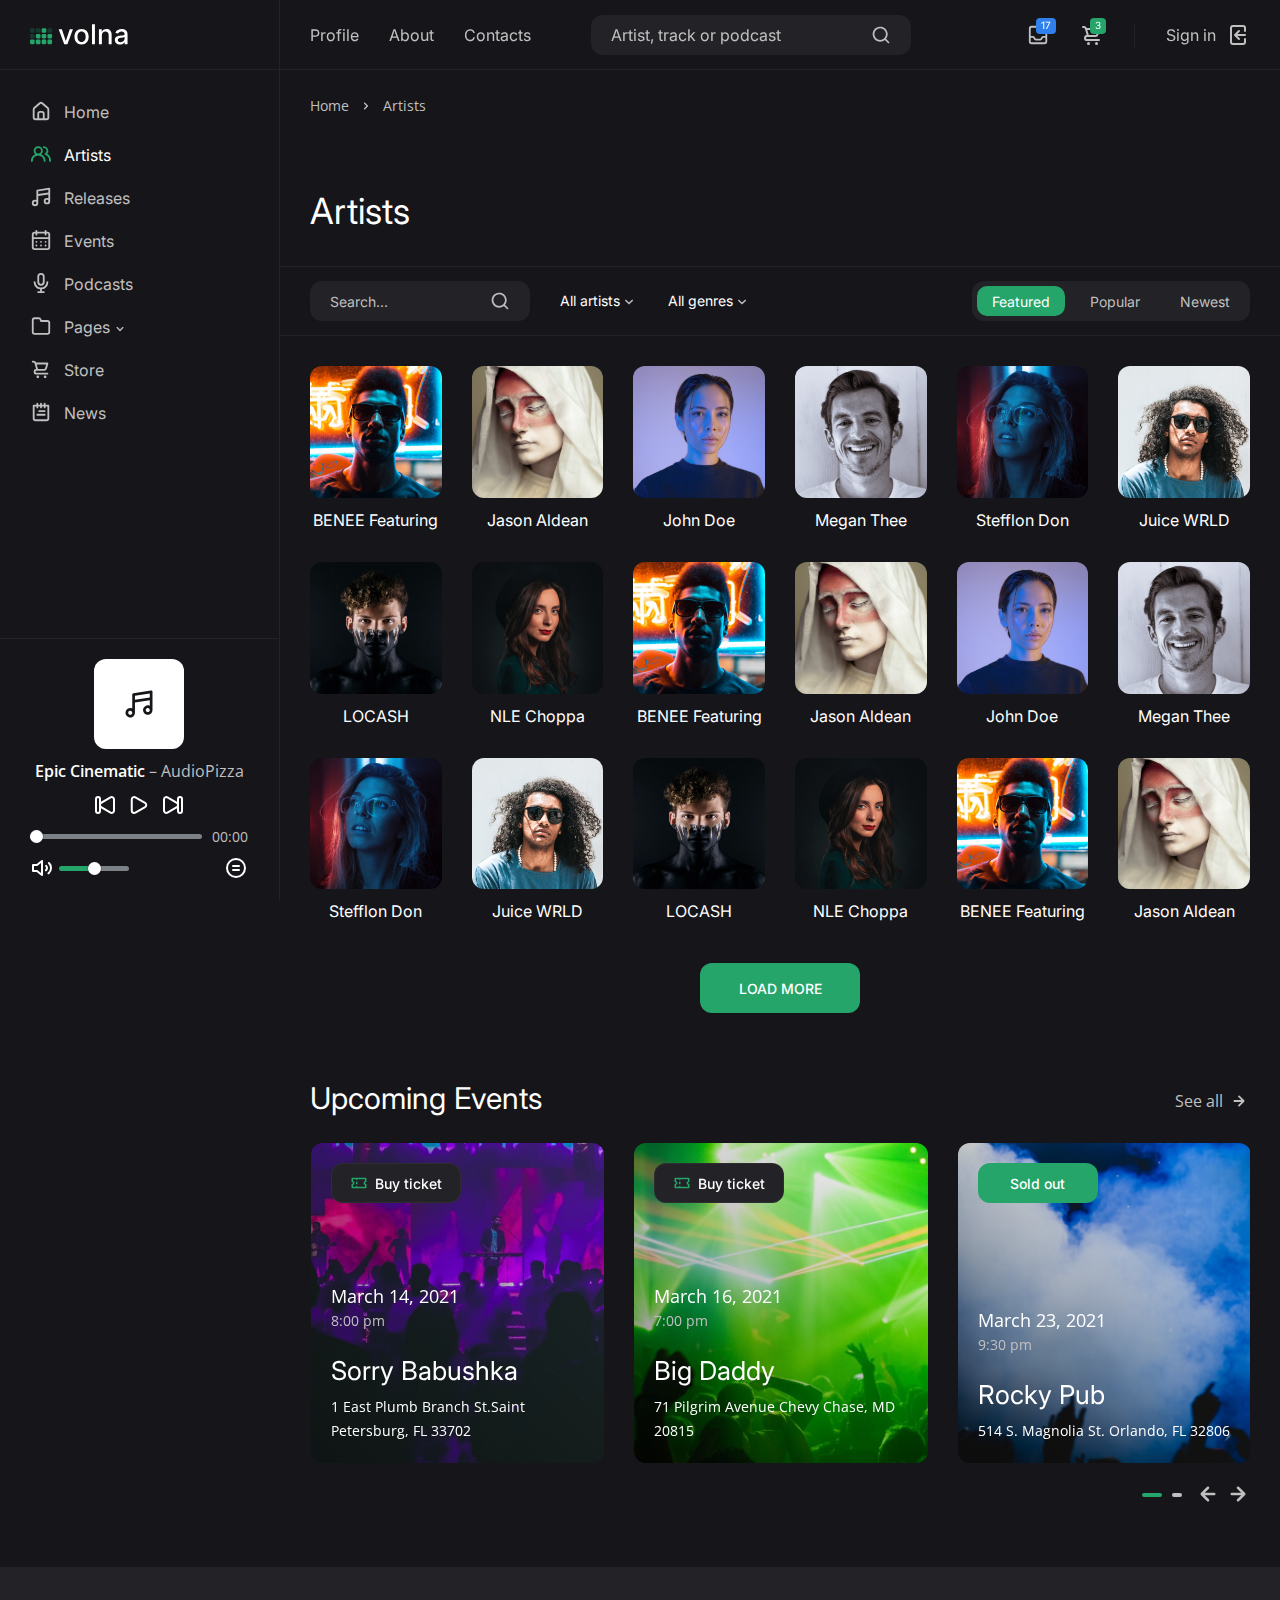
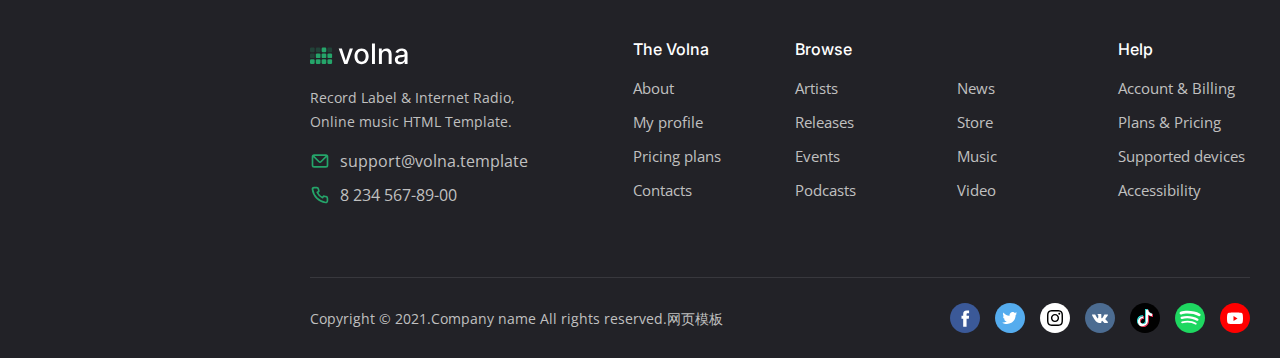
<file: Template Volna By DmitryVolkov/artists.html>
<!DOCTYPE html>
<html lang="en">
<head>
	<meta charset="utf-8">
	<meta name="viewport" content="width=device-width, initial-scale=1, shrink-to-fit=no">

	<!-- CSS -->
	<link rel="stylesheet" href="css/bootstrap-reboot.min.css">
	<link rel="stylesheet" href="css/bootstrap-grid.min.css">
	<link rel="stylesheet" href="css/owl.carousel.min.css">
	<link rel="stylesheet" href="css/magnific-popup.css">
	<link rel="stylesheet" href="css/select2.min.css">
	<link rel="stylesheet" href="css/paymentfont.min.css">
	<link rel="stylesheet" href="css/slider-radio.css">
	<link rel="stylesheet" href="css/plyr.css">
	<link rel="stylesheet" href="css/main.css">

	<!-- Favicons -->
	<link rel="icon" type="image/png" href="icon/favicon-32x32.png" sizes="32x32">
	<link rel="apple-touch-icon" href="icon/favicon-32x32.png">

	<meta name="description" content="">
	<meta name="keywords" content="">
	<meta name="author" content="Dmitry Volkov">
	<title>Volna – Record label & Music streaming HTML Template</title>

</head>
<body>
	<!-- header -->
	<header class="header">
		<div class="header__content">
			<div class="header__logo">
				<a href="index.html">
					<img src="img/logo.svg" alt="">
				</a>
			</div>

			<nav class="header__nav">
				<a href="profile.html">Profile</a>
				<a href="about.html">About</a>
				<a href="contacts.html">Contacts</a>
			</nav>

			<form action="#" class="header__search">
				<input type="text" placeholder="Artist, track or podcast">
				<button type="button"><svg xmlns="http://www.w3.org/2000/svg" viewBox="0 0 24 24"><path d="M21.71,20.29,18,16.61A9,9,0,1,0,16.61,18l3.68,3.68a1,1,0,0,0,1.42,0A1,1,0,0,0,21.71,20.29ZM11,18a7,7,0,1,1,7-7A7,7,0,0,1,11,18Z"/></svg></button>
				<button type="button" class="close"><svg xmlns="http://www.w3.org/2000/svg" viewBox="0 0 24 24"><path d="M13.41,12l6.3-6.29a1,1,0,1,0-1.42-1.42L12,10.59,5.71,4.29A1,1,0,0,0,4.29,5.71L10.59,12l-6.3,6.29a1,1,0,0,0,0,1.42,1,1,0,0,0,1.42,0L12,13.41l6.29,6.3a1,1,0,0,0,1.42,0,1,1,0,0,0,0-1.42Z"/></svg></button>
			</form>

			<div class="header__actions">
				<div class="header__action header__action--search">
					<button class="header__action-btn" type="button"><svg xmlns="http://www.w3.org/2000/svg" viewBox="0 0 24 24"><path d="M21.71,20.29,18,16.61A9,9,0,1,0,16.61,18l3.68,3.68a1,1,0,0,0,1.42,0A1,1,0,0,0,21.71,20.29ZM11,18a7,7,0,1,1,7-7A7,7,0,0,1,11,18Z"/></svg></button>
				</div>

				<div class="header__action header__action--note">
					<span>17</span>
					<a href="#" class="header__action-btn"><svg xmlns="http://www.w3.org/2000/svg" viewBox="0 0 24 24"><path d="M19.05566,2h-14a3.00328,3.00328,0,0,0-3,3V19a3.00328,3.00328,0,0,0,3,3h14a3.00328,3.00328,0,0,0,3-3V5A3.00328,3.00328,0,0,0,19.05566,2Zm-14,2h14a1.001,1.001,0,0,1,1,1v8H17.59082a1.99687,1.99687,0,0,0-1.66406.89062L14.52051,16H9.59082L8.18457,13.89062A1.99687,1.99687,0,0,0,6.52051,13H4.05566V5A1.001,1.001,0,0,1,5.05566,4Zm14,16h-14a1.001,1.001,0,0,1-1-1V15H6.52051l1.40625,2.10938A1.99687,1.99687,0,0,0,9.59082,18h4.92969a1.99687,1.99687,0,0,0,1.66406-.89062L17.59082,15h2.46484v4A1.001,1.001,0,0,1,19.05566,20Z"/></svg></a>

					<div class="header__drop">
						<a href="#" class="header__all">View all</a>
						<div class="header__note header__note--succ">
							<svg xmlns="http://www.w3.org/2000/svg" viewBox="0 0 24 24"><path d="M14.72,8.79l-4.29,4.3L8.78,11.44a1,1,0,1,0-1.41,1.41l2.35,2.36a1,1,0,0,0,.71.29,1,1,0,0,0,.7-.29l5-5a1,1,0,0,0,0-1.42A1,1,0,0,0,14.72,8.79ZM12,2A10,10,0,1,0,22,12,10,10,0,0,0,12,2Zm0,18a8,8,0,1,1,8-8A8,8,0,0,1,12,20Z"/></svg>
							<p><a href="#modal-info2" class="open-modal">Payment #51</a> was successful!</p>
							<span>1 hour ago</span>
						</div>
						<div class="header__note header__note--fail">
							<svg xmlns="http://www.w3.org/2000/svg" viewBox="0 0 24 24"><path d="M15.71,8.29a1,1,0,0,0-1.42,0L12,10.59,9.71,8.29A1,1,0,0,0,8.29,9.71L10.59,12l-2.3,2.29a1,1,0,0,0,0,1.42,1,1,0,0,0,1.42,0L12,13.41l2.29,2.3a1,1,0,0,0,1.42,0,1,1,0,0,0,0-1.42L13.41,12l2.3-2.29A1,1,0,0,0,15.71,8.29Zm3.36-3.36A10,10,0,1,0,4.93,19.07,10,10,0,1,0,19.07,4.93ZM17.66,17.66A8,8,0,1,1,20,12,7.95,7.95,0,0,1,17.66,17.66Z"/></svg>
							<p><a href="#modal-info3" class="open-modal">Payment #50</a> failed!</p>
							<span>2 hours ago</span>
						</div>
						<div class="header__note header__note--info">
							<svg xmlns="http://www.w3.org/2000/svg" viewBox="0 0 24 24"><path d="M12,2A10,10,0,1,0,22,12,10.01114,10.01114,0,0,0,12,2Zm0,18a8,8,0,1,1,8-8A8.00917,8.00917,0,0,1,12,20Zm0-8.5a1,1,0,0,0-1,1v3a1,1,0,0,0,2,0v-3A1,1,0,0,0,12,11.5Zm0-4a1.25,1.25,0,1,0,1.25,1.25A1.25,1.25,0,0,0,12,7.5Z"/></svg>
							<p><a href="#modal-info4" class="open-modal">Example</a> of notification.</p>
							<span>2 hours ago</span>
						</div>
						<div class="header__note header__note--gift">
							<svg xmlns="http://www.w3.org/2000/svg" viewBox="0 0 24 24"><path d="M18,7h-.35A3.45,3.45,0,0,0,18,5.5a3.49,3.49,0,0,0-6-2.44A3.49,3.49,0,0,0,6,5.5,3.45,3.45,0,0,0,6.35,7H6a3,3,0,0,0-3,3v2a1,1,0,0,0,1,1H5v6a3,3,0,0,0,3,3h8a3,3,0,0,0,3-3V13h1a1,1,0,0,0,1-1V10A3,3,0,0,0,18,7ZM11,20H8a1,1,0,0,1-1-1V13h4Zm0-9H5V10A1,1,0,0,1,6,9h5Zm0-4H9.5A1.5,1.5,0,1,1,11,5.5Zm2-1.5A1.5,1.5,0,1,1,14.5,7H13ZM17,19a1,1,0,0,1-1,1H13V13h4Zm2-8H13V9h5a1,1,0,0,1,1,1Z"/></svg>
							<p><a href="#modal-info5" class="open-modal">You have received a gift!</a></p>
							<span>4 hours ago</span>
						</div>
					</div>
				</div>

				<div class="header__action header__action--cart">
					<span>3</span>
					<a class="header__action-btn" href="cart.html"><svg xmlns="http://www.w3.org/2000/svg" viewBox="0 0 24 24"><path d="M8.5,19A1.5,1.5,0,1,0,10,20.5,1.5,1.5,0,0,0,8.5,19ZM19,16H7a1,1,0,0,1,0-2h8.49121A3.0132,3.0132,0,0,0,18.376,11.82422L19.96143,6.2749A1.00009,1.00009,0,0,0,19,5H6.73907A3.00666,3.00666,0,0,0,3.92139,3H3A1,1,0,0,0,3,5h.92139a1.00459,1.00459,0,0,1,.96142.7251l.15552.54474.00024.00506L6.6792,12.01709A3.00006,3.00006,0,0,0,7,18H19a1,1,0,0,0,0-2ZM17.67432,7l-1.2212,4.27441A1.00458,1.00458,0,0,1,15.49121,12H8.75439l-.25494-.89221L7.32642,7ZM16.5,19A1.5,1.5,0,1,0,18,20.5,1.5,1.5,0,0,0,16.5,19Z"/></svg></a>

					<div class="header__drop">
						<a href="cart.html" class="header__all">Go to cart</a>
						<div class="header__product">
							<img src="img/store/item4.jpg" alt="">
							<p><a href="product.html">Headphones ZR-991</a></p>
							<span>$199</span>
							<button type="button"><svg xmlns="http://www.w3.org/2000/svg" viewBox="0 0 24 24"><path d="M13.41,12l6.3-6.29a1,1,0,1,0-1.42-1.42L12,10.59,5.71,4.29A1,1,0,0,0,4.29,5.71L10.59,12l-6.3,6.29a1,1,0,0,0,0,1.42,1,1,0,0,0,1.42,0L12,13.41l6.29,6.3a1,1,0,0,0,1.42,0,1,1,0,0,0,0-1.42Z"/></svg></button>
						</div>
						<div class="header__product">
							<img src="img/store/item3.jpg" alt="">
							<p><a href="product.html">Music Blank</a></p>
							<span>$3.99</span>
							<button type="button"><svg xmlns="http://www.w3.org/2000/svg" viewBox="0 0 24 24"><path d="M13.41,12l6.3-6.29a1,1,0,1,0-1.42-1.42L12,10.59,5.71,4.29A1,1,0,0,0,4.29,5.71L10.59,12l-6.3,6.29a1,1,0,0,0,0,1.42,1,1,0,0,0,1.42,0L12,13.41l6.29,6.3a1,1,0,0,0,1.42,0,1,1,0,0,0,0-1.42Z"/></svg></button>
						</div>
						<div class="header__product">
							<img src="img/store/item2.jpg" alt="">
							<p><a href="product.html">Microphone R4</a></p>
							<span>$799</span>
							<button type="button"><svg xmlns="http://www.w3.org/2000/svg" viewBox="0 0 24 24"><path d="M13.41,12l6.3-6.29a1,1,0,1,0-1.42-1.42L12,10.59,5.71,4.29A1,1,0,0,0,4.29,5.71L10.59,12l-6.3,6.29a1,1,0,0,0,0,1.42,1,1,0,0,0,1.42,0L12,13.41l6.29,6.3a1,1,0,0,0,1.42,0,1,1,0,0,0,0-1.42Z"/></svg></button>
						</div>
					</div>
				</div>

				<div class="header__action header__action--signin">
					<a class="header__action-btn" href="signin.html">
						<span>Sign in</span>
						<svg xmlns="http://www.w3.org/2000/svg" viewBox="0 0 24 24"><path d="M20,12a1,1,0,0,0-1-1H11.41l2.3-2.29a1,1,0,1,0-1.42-1.42l-4,4a1,1,0,0,0-.21.33,1,1,0,0,0,0,.76,1,1,0,0,0,.21.33l4,4a1,1,0,0,0,1.42,0,1,1,0,0,0,0-1.42L11.41,13H19A1,1,0,0,0,20,12ZM17,2H7A3,3,0,0,0,4,5V19a3,3,0,0,0,3,3H17a3,3,0,0,0,3-3V16a1,1,0,0,0-2,0v3a1,1,0,0,1-1,1H7a1,1,0,0,1-1-1V5A1,1,0,0,1,7,4H17a1,1,0,0,1,1,1V8a1,1,0,0,0,2,0V5A3,3,0,0,0,17,2Z"/></svg>
					</a>
				</div>
			</div>

			<button class="header__btn" type="button">
				<span></span>
				<span></span>
				<span></span>
			</button>
		</div>
	</header>
	<!-- end header -->

	<!-- sidebar -->
	<div class="sidebar">
		<!-- sidebar logo -->
		<div class="sidebar__logo">
			<img src="img/logo.svg" alt="">
		</div>
		<!-- end sidebar logo -->

		<!-- sidebar nav -->
		<ul class="sidebar__nav">
			<li class="sidebar__nav-item">
				<a href="index.html" class="sidebar__nav-link"><svg xmlns="http://www.w3.org/2000/svg" viewBox="0 0 24 24"><path d="M20,8h0L14,2.74a3,3,0,0,0-4,0L4,8a3,3,0,0,0-1,2.26V19a3,3,0,0,0,3,3H18a3,3,0,0,0,3-3V10.25A3,3,0,0,0,20,8ZM14,20H10V15a1,1,0,0,1,1-1h2a1,1,0,0,1,1,1Zm5-1a1,1,0,0,1-1,1H16V15a3,3,0,0,0-3-3H11a3,3,0,0,0-3,3v5H6a1,1,0,0,1-1-1V10.25a1,1,0,0,1,.34-.75l6-5.25a1,1,0,0,1,1.32,0l6,5.25a1,1,0,0,1,.34.75Z"></path></svg> <span>Home</span></a>
			</li>

			<li class="sidebar__nav-item">
				<a href="artists.html" class="sidebar__nav-link sidebar__nav-link--active"><svg xmlns="http://www.w3.org/2000/svg" viewBox="0 0 24 24"><path d="M12.3,12.22A4.92,4.92,0,0,0,14,8.5a5,5,0,0,0-10,0,4.92,4.92,0,0,0,1.7,3.72A8,8,0,0,0,1,19.5a1,1,0,0,0,2,0,6,6,0,0,1,12,0,1,1,0,0,0,2,0A8,8,0,0,0,12.3,12.22ZM9,11.5a3,3,0,1,1,3-3A3,3,0,0,1,9,11.5Zm9.74.32A5,5,0,0,0,15,3.5a1,1,0,0,0,0,2,3,3,0,0,1,3,3,3,3,0,0,1-1.5,2.59,1,1,0,0,0-.5.84,1,1,0,0,0,.45.86l.39.26.13.07a7,7,0,0,1,4,6.38,1,1,0,0,0,2,0A9,9,0,0,0,18.74,11.82Z"/></svg> <span>Artists</span></a>
			</li>

			<li class="sidebar__nav-item">
				<a href="releases.html" class="sidebar__nav-link"><svg xmlns="http://www.w3.org/2000/svg" viewBox="0 0 24 24"><path d="M21.65,2.24a1,1,0,0,0-.8-.23l-13,2A1,1,0,0,0,7,5V15.35A3.45,3.45,0,0,0,5.5,15,3.5,3.5,0,1,0,9,18.5V10.86L20,9.17v4.18A3.45,3.45,0,0,0,18.5,13,3.5,3.5,0,1,0,22,16.5V3A1,1,0,0,0,21.65,2.24ZM5.5,20A1.5,1.5,0,1,1,7,18.5,1.5,1.5,0,0,1,5.5,20Zm13-2A1.5,1.5,0,1,1,20,16.5,1.5,1.5,0,0,1,18.5,18ZM20,7.14,9,8.83v-3L20,4.17Z"/></svg> <span>Releases</span></a>
			</li>

			<li class="sidebar__nav-item">
				<a href="events.html" class="sidebar__nav-link"><svg xmlns="http://www.w3.org/2000/svg" viewBox="0 0 24 24"><path d="M12,19a1,1,0,1,0-1-1A1,1,0,0,0,12,19Zm5,0a1,1,0,1,0-1-1A1,1,0,0,0,17,19Zm0-4a1,1,0,1,0-1-1A1,1,0,0,0,17,15Zm-5,0a1,1,0,1,0-1-1A1,1,0,0,0,12,15ZM19,3H18V2a1,1,0,0,0-2,0V3H8V2A1,1,0,0,0,6,2V3H5A3,3,0,0,0,2,6V20a3,3,0,0,0,3,3H19a3,3,0,0,0,3-3V6A3,3,0,0,0,19,3Zm1,17a1,1,0,0,1-1,1H5a1,1,0,0,1-1-1V11H20ZM20,9H4V6A1,1,0,0,1,5,5H6V6A1,1,0,0,0,8,6V5h8V6a1,1,0,0,0,2,0V5h1a1,1,0,0,1,1,1ZM7,15a1,1,0,1,0-1-1A1,1,0,0,0,7,15Zm0,4a1,1,0,1,0-1-1A1,1,0,0,0,7,19Z"/></svg> <span>Events</span></a>
			</li>

			<li class="sidebar__nav-item">
				<a href="podcasts.html" class="sidebar__nav-link"><svg xmlns="http://www.w3.org/2000/svg" viewBox="0 0 24 24"><path d="M12,15a4,4,0,0,0,4-4V5A4,4,0,0,0,8,5v6A4,4,0,0,0,12,15ZM10,5a2,2,0,0,1,4,0v6a2,2,0,0,1-4,0Zm10,6a1,1,0,0,0-2,0A6,6,0,0,1,6,11a1,1,0,0,0-2,0,8,8,0,0,0,7,7.93V21H9a1,1,0,0,0,0,2h6a1,1,0,0,0,0-2H13V18.93A8,8,0,0,0,20,11Z"/></svg> <span>Podcasts</span></a>
			</li>

			<!-- collapse -->
			<li class="sidebar__nav-item">
				<a class="sidebar__nav-link" data-toggle="collapse" href="#collapseMenu1" role="button" aria-expanded="false" aria-controls="collapseMenu1"><svg xmlns="http://www.w3.org/2000/svg" viewBox="0 0 24 24"><path d="M19,5.5H12.72l-.32-1a3,3,0,0,0-2.84-2H5a3,3,0,0,0-3,3v13a3,3,0,0,0,3,3H19a3,3,0,0,0,3-3V8.5A3,3,0,0,0,19,5.5Zm1,13a1,1,0,0,1-1,1H5a1,1,0,0,1-1-1V5.5a1,1,0,0,1,1-1H9.56a1,1,0,0,1,.95.68l.54,1.64A1,1,0,0,0,12,7.5h7a1,1,0,0,1,1,1Z"/></svg> <span>Pages</span> <svg xmlns="http://www.w3.org/2000/svg" viewBox="0 0 24 24"><path d="M17,9.17a1,1,0,0,0-1.41,0L12,12.71,8.46,9.17a1,1,0,0,0-1.41,0,1,1,0,0,0,0,1.42l4.24,4.24a1,1,0,0,0,1.42,0L17,10.59A1,1,0,0,0,17,9.17Z"/></svg></a>

				<div class="collapse" id="collapseMenu1">
					<ul class="sidebar__menu sidebar__menu--scroll">
						<li><a href="artist.html">Artist</a></li>
						<li><a href="event.html">Event</a></li>
						<li><a href="release.html">Release</a></li>
						<li><a href="product.html">Product</a></li>
						<li><a href="article.html">Article</a></li>
						<li><a href="cart.html">Cart</a></li>
						<li><a href="profile.html">Profile</a></li>
						<li><a href="about.html">About</a></li>
						<li><a href="contacts.html">Contacts</a></li>
						<li><a href="pricing.html">Pricing plans</a></li>
						<li><a href="privacy.html">Privacy policy</a></li>
						<li><a href="signin.html">Sign in</a></li>
						<li><a href="signup.html">Sign up</a></li>
						<li><a href="forgot.html">Forgot password</a></li>
						<li><a href="404.html">404 Page</a></li>
					</ul>
				</div>
			</li>
			<!-- end collapse -->

			<li class="sidebar__nav-item">
				<a href="store.html" class="sidebar__nav-link"><svg xmlns="http://www.w3.org/2000/svg" viewBox="0 0 24 24"><path d="M8.5,19A1.5,1.5,0,1,0,10,20.5,1.5,1.5,0,0,0,8.5,19ZM19,16H7a1,1,0,0,1,0-2h8.49121A3.0132,3.0132,0,0,0,18.376,11.82422L19.96143,6.2749A1.00009,1.00009,0,0,0,19,5H6.73907A3.00666,3.00666,0,0,0,3.92139,3H3A1,1,0,0,0,3,5h.92139a1.00459,1.00459,0,0,1,.96142.7251l.15552.54474.00024.00506L6.6792,12.01709A3.00006,3.00006,0,0,0,7,18H19a1,1,0,0,0,0-2ZM17.67432,7l-1.2212,4.27441A1.00458,1.00458,0,0,1,15.49121,12H8.75439l-.25494-.89221L7.32642,7ZM16.5,19A1.5,1.5,0,1,0,18,20.5,1.5,1.5,0,0,0,16.5,19Z"/></svg> <span>Store</span></a>
			</li>

			<li class="sidebar__nav-item">
				<a href="news.html" class="sidebar__nav-link"><svg xmlns="http://www.w3.org/2000/svg" viewBox="0 0 24 24"><path d="M16,14H8a1,1,0,0,0,0,2h8a1,1,0,0,0,0-2Zm0-4H10a1,1,0,0,0,0,2h6a1,1,0,0,0,0-2Zm4-6H17V3a1,1,0,0,0-2,0V4H13V3a1,1,0,0,0-2,0V4H9V3A1,1,0,0,0,7,3V4H4A1,1,0,0,0,3,5V19a3,3,0,0,0,3,3H18a3,3,0,0,0,3-3V5A1,1,0,0,0,20,4ZM19,19a1,1,0,0,1-1,1H6a1,1,0,0,1-1-1V6H7V7A1,1,0,0,0,9,7V6h2V7a1,1,0,0,0,2,0V6h2V7a1,1,0,0,0,2,0V6h2Z"/></svg> <span>News</span></a>
			</li>
		</ul>
		<!-- end sidebar nav -->
	</div>
	<!-- end sidebar -->
	
	<!-- player -->
	<div class="player">
		<div class="player__cover">
			<img src="img/covers/cover.svg" alt="">
		</div>

		<div class="player__content">
			<span class="player__track"><b class="player__title">Epic Cinematic</b> – <span class="player__artist">AudioPizza</span></span>
			<audio src="https://dmitryvolkov.me/demo/blast2.0/audio/12071151_epic-cinematic-trailer_by_audiopizza_preview.mp3" id="audio" controls></audio>
		</div>
	</div>

	<button class="player__btn" type="button"><svg xmlns="http://www.w3.org/2000/svg" viewBox="0 0 24 24"><path d="M21.65,2.24a1,1,0,0,0-.8-.23l-13,2A1,1,0,0,0,7,5V15.35A3.45,3.45,0,0,0,5.5,15,3.5,3.5,0,1,0,9,18.5V10.86L20,9.17v4.18A3.45,3.45,0,0,0,18.5,13,3.5,3.5,0,1,0,22,16.5V3A1,1,0,0,0,21.65,2.24ZM5.5,20A1.5,1.5,0,1,1,7,18.5,1.5,1.5,0,0,1,5.5,20Zm13-2A1.5,1.5,0,1,1,20,16.5,1.5,1.5,0,0,1,18.5,18ZM20,7.14,9,8.83v-3L20,4.17Z"/></svg> Player</button>
	<!-- end player -->

	<!-- main content -->
	<main class="main">
		<div class="container-fluid">
			<!-- artists -->
			<div class="row row--grid">
				<!-- breadcrumb -->
				<div class="col-12">
					<ul class="breadcrumb">
						<li class="breadcrumb__item"><a href="index.html">Home</a></li>
						<li class="breadcrumb__item breadcrumb__item--active">Artists</li>
					</ul>
				</div>
				<!-- end breadcrumb -->

				<!-- title -->
				<div class="col-12">
					<div class="main__title main__title--page">
						<h1>Artists</h1>
					</div>
				</div>
				<!-- end title -->
			</div>

			<div class="row row--grid">
				<div class="col-12">
					<div class="main__filter">
						<form action="#" class="main__filter-search">
							<input type="text" placeholder="Search...">
							<button type="button"><svg xmlns="http://www.w3.org/2000/svg" viewBox="0 0 24 24"><path d="M21.71,20.29,18,16.61A9,9,0,1,0,16.61,18l3.68,3.68a1,1,0,0,0,1.42,0A1,1,0,0,0,21.71,20.29ZM11,18a7,7,0,1,1,7-7A7,7,0,0,1,11,18Z"/></svg></button>
						</form>

						<div class="main__filter-wrap">
							<select class="main__select" name="genres">
								<option value="all">All artists</option>
								<option value="legacy">Legacy artists</option>
								<option value="active">Active artists</option>
							</select>

							<select class="main__select" name="years">
								<option value="All genres">All genres</option>
								<option value="1">Alternative</option>
								<option value="2">Blues</option>
								<option value="3">Classical</option>
								<option value="4">Country</option>
								<option value="5">Electronic</option>
								<option value="6">Hip-Hop/Rap</option>
								<option value="7">Indie</option>
								<option value="8">Jazz</option>
								<option value="8">Latino</option>
								<option value="8">R&B/Soul</option>
								<option value="8">Rock</option>
							</select>
						</div>

						<div class="slider-radio">
							<input type="radio" name="grade" id="featured" checked="checked"><label for="featured">Featured</label>
							<input type="radio" name="grade" id="popular"><label for="popular">Popular</label>
							<input type="radio" name="grade" id="newest"><label for="newest">Newest</label>
						</div>
					</div>

					<div class="row row--grid">
						<div class="col-6 col-sm-4 col-md-3 col-xl-2">
							<a href="artist.html" class="artist">
								<div class="artist__cover">
									<img src="img/artists/artist1.jpg" alt="">
								</div>
								<h3 class="artist__title">BENEE Featuring</h3>
							</a>
						</div>

						<div class="col-6 col-sm-4 col-md-3 col-xl-2">
							<a href="artist.html" class="artist">
								<div class="artist__cover">
									<img src="img/artists/artist2.jpg" alt="">
								</div>
								<h3 class="artist__title">Jason Aldean</h3>
							</a>
						</div>

						<div class="col-6 col-sm-4 col-md-3 col-xl-2">
							<a href="artist.html" class="artist">
								<div class="artist__cover">
									<img src="img/artists/artist3.jpg" alt="">
								</div>
								<h3 class="artist__title">John Doe</h3>
							</a>
						</div>

						<div class="col-6 col-sm-4 col-md-3 col-xl-2">
							<a href="artist.html" class="artist">
								<div class="artist__cover">
									<img src="img/artists/artist4.jpg" alt="">
								</div>
								<h3 class="artist__title">Megan Thee</h3>
							</a>
						</div>

						<div class="col-6 col-sm-4 col-md-3 col-xl-2">
							<a href="artist.html" class="artist">
								<div class="artist__cover">
									<img src="img/artists/artist5.jpg" alt="">
								</div>
								<h3 class="artist__title">Stefflon Don</h3>
							</a>
						</div>

						<div class="col-6 col-sm-4 col-md-3 col-xl-2">
							<a href="artist.html" class="artist">
								<div class="artist__cover">
									<img src="img/artists/artist6.jpg" alt="">
								</div>
								<h3 class="artist__title">Juice WRLD</h3>
							</a>
						</div>

						<div class="col-6 col-sm-4 col-md-3 col-xl-2">
							<a href="artist.html" class="artist">
								<div class="artist__cover">
									<img src="img/artists/artist7.jpg" alt="">
								</div>
								<h3 class="artist__title">LOCASH</h3>
							</a>
						</div>

						<div class="col-6 col-sm-4 col-md-3 col-xl-2">
							<a href="artist.html" class="artist">
								<div class="artist__cover">
									<img src="img/artists/artist8.jpg" alt="">
								</div>
								<h3 class="artist__title">NLE Choppa</h3>
							</a>
						</div>

						<div class="col-6 col-sm-4 col-md-3 col-xl-2">
							<a href="artist.html" class="artist">
								<div class="artist__cover">
									<img src="img/artists/artist1.jpg" alt="">
								</div>
								<h3 class="artist__title">BENEE Featuring</h3>
							</a>
						</div>

						<div class="col-6 col-sm-4 col-md-3 col-xl-2">
							<a href="artist.html" class="artist">
								<div class="artist__cover">
									<img src="img/artists/artist2.jpg" alt="">
								</div>
								<h3 class="artist__title">Jason Aldean</h3>
							</a>
						</div>

						<div class="col-6 col-sm-4 col-md-3 col-xl-2">
							<a href="artist.html" class="artist">
								<div class="artist__cover">
									<img src="img/artists/artist3.jpg" alt="">
								</div>
								<h3 class="artist__title">John Doe</h3>
							</a>
						</div>

						<div class="col-6 col-sm-4 col-md-3 col-xl-2">
							<a href="artist.html" class="artist">
								<div class="artist__cover">
									<img src="img/artists/artist4.jpg" alt="">
								</div>
								<h3 class="artist__title">Megan Thee</h3>
							</a>
						</div>

						<div class="col-6 col-sm-4 col-md-3 col-xl-2">
							<a href="artist.html" class="artist">
								<div class="artist__cover">
									<img src="img/artists/artist5.jpg" alt="">
								</div>
								<h3 class="artist__title">Stefflon Don</h3>
							</a>
						</div>

						<div class="col-6 col-sm-4 col-md-3 col-xl-2">
							<a href="artist.html" class="artist">
								<div class="artist__cover">
									<img src="img/artists/artist6.jpg" alt="">
								</div>
								<h3 class="artist__title">Juice WRLD</h3>
							</a>
						</div>

						<div class="col-6 col-sm-4 col-md-3 col-xl-2">
							<a href="artist.html" class="artist">
								<div class="artist__cover">
									<img src="img/artists/artist7.jpg" alt="">
								</div>
								<h3 class="artist__title">LOCASH</h3>
							</a>
						</div>

						<div class="col-6 col-sm-4 col-md-3 col-xl-2">
							<a href="artist.html" class="artist">
								<div class="artist__cover">
									<img src="img/artists/artist8.jpg" alt="">
								</div>
								<h3 class="artist__title">NLE Choppa</h3>
							</a>
						</div>

						<div class="col-6 col-sm-4 col-md-3 col-xl-2">
							<a href="artist.html" class="artist">
								<div class="artist__cover">
									<img src="img/artists/artist1.jpg" alt="">
								</div>
								<h3 class="artist__title">BENEE Featuring</h3>
							</a>
						</div>

						<div class="col-6 col-sm-4 col-md-3 col-xl-2">
							<a href="artist.html" class="artist">
								<div class="artist__cover">
									<img src="img/artists/artist2.jpg" alt="">
								</div>
								<h3 class="artist__title">Jason Aldean</h3>
							</a>
						</div>
					</div>

					<button class="main__load" type="button">Load more</button>
				</div>
			</div>
			<!-- end artists -->

			<!-- events -->
			<section class="row row--grid">
				<!-- title -->
				<div class="col-12">
					<div class="main__title">
						<h2>Upcoming Events</h2>

						<a href="events.html" class="main__link">See all <svg xmlns="http://www.w3.org/2000/svg" viewBox="0 0 24 24"><path d="M17.92,11.62a1,1,0,0,0-.21-.33l-5-5a1,1,0,0,0-1.42,1.42L14.59,11H7a1,1,0,0,0,0,2h7.59l-3.3,3.29a1,1,0,0,0,0,1.42,1,1,0,0,0,1.42,0l5-5a1,1,0,0,0,.21-.33A1,1,0,0,0,17.92,11.62Z"/></svg></a>
					</div>
				</div>
				<!-- end title -->

				<div class="col-12">
					<div class="main__carousel-wrap">
						<div class="main__carousel main__carousel--events owl-carousel" id="events">
							<div class="event" data-bg="img/events/event1.jpg">
								<a href="#modal-ticket" class="event__ticket open-modal"><svg xmlns="http://www.w3.org/2000/svg" viewBox="0 0 24 24"><path d="M9,10a1,1,0,0,0-1,1v2a1,1,0,0,0,2,0V11A1,1,0,0,0,9,10Zm12,1a1,1,0,0,0,1-1V6a1,1,0,0,0-1-1H3A1,1,0,0,0,2,6v4a1,1,0,0,0,1,1,1,1,0,0,1,0,2,1,1,0,0,0-1,1v4a1,1,0,0,0,1,1H21a1,1,0,0,0,1-1V14a1,1,0,0,0-1-1,1,1,0,0,1,0-2ZM20,9.18a3,3,0,0,0,0,5.64V17H10a1,1,0,0,0-2,0H4V14.82A3,3,0,0,0,4,9.18V7H8a1,1,0,0,0,2,0H20Z"/></svg> Buy ticket</a>
								<span class="event__date">March 14, 2021</span>
								<span class="event__time">8:00 pm</span>
								<h3 class="event__title"><a href="event.html">Sorry Babushka</a></h3>
								<p class="event__address">1 East Plumb Branch St.Saint Petersburg, FL 33702</p>
							</div>

							<div class="event" data-bg="img/events/event2.jpg">
								<a href="#modal-ticket" class="event__ticket open-modal"><svg xmlns="http://www.w3.org/2000/svg" viewBox="0 0 24 24"><path d="M9,10a1,1,0,0,0-1,1v2a1,1,0,0,0,2,0V11A1,1,0,0,0,9,10Zm12,1a1,1,0,0,0,1-1V6a1,1,0,0,0-1-1H3A1,1,0,0,0,2,6v4a1,1,0,0,0,1,1,1,1,0,0,1,0,2,1,1,0,0,0-1,1v4a1,1,0,0,0,1,1H21a1,1,0,0,0,1-1V14a1,1,0,0,0-1-1,1,1,0,0,1,0-2ZM20,9.18a3,3,0,0,0,0,5.64V17H10a1,1,0,0,0-2,0H4V14.82A3,3,0,0,0,4,9.18V7H8a1,1,0,0,0,2,0H20Z"/></svg> Buy ticket</a>
								<span class="event__date">March 16, 2021</span>
								<span class="event__time">7:00 pm</span>
								<h3 class="event__title"><a href="event.html">Big Daddy</a></h3>
								<p class="event__address">71 Pilgrim Avenue Chevy Chase, MD 20815</p>
							</div>

							<div class="event" data-bg="img/events/event3.jpg">
								<span class="event__out">Sold out</span>
								<span class="event__date">March 23, 2021</span>
								<span class="event__time">9:30 pm</span>
								<h3 class="event__title"><a href="event.html">Rocky Pub</a></h3>
								<p class="event__address">514 S. Magnolia St. Orlando, FL 32806</p>
							</div>

							<div class="event" data-bg="img/events/event4.jpg">
								<a href="#modal-ticket" class="event__ticket open-modal"><svg xmlns="http://www.w3.org/2000/svg" viewBox="0 0 24 24"><path d="M9,10a1,1,0,0,0-1,1v2a1,1,0,0,0,2,0V11A1,1,0,0,0,9,10Zm12,1a1,1,0,0,0,1-1V6a1,1,0,0,0-1-1H3A1,1,0,0,0,2,6v4a1,1,0,0,0,1,1,1,1,0,0,1,0,2,1,1,0,0,0-1,1v4a1,1,0,0,0,1,1H21a1,1,0,0,0,1-1V14a1,1,0,0,0-1-1,1,1,0,0,1,0-2ZM20,9.18a3,3,0,0,0,0,5.64V17H10a1,1,0,0,0-2,0H4V14.82A3,3,0,0,0,4,9.18V7H8a1,1,0,0,0,2,0H20Z"/></svg> Buy ticket</a>
								<span class="event__date">March 30, 2021</span>
								<span class="event__time">6:00 pm</span>
								<h3 class="event__title"><a href="event.html">Big Club</a></h3>
								<p class="event__address">123 6th St. Melbourne, FL 32904</p>
							</div>

							<div class="event" data-bg="img/events/event5.jpg">
								<span class="event__out">Sold out</span>
								<span class="event__date">March 30, 2021</span>
								<span class="event__time">10:00 pm</span>
								<h3 class="event__title"><a href="event.html">Big Daddy</a></h3>
								<p class="event__address">71 Pilgrim Avenue Chevy Chase, MD 20815</p>
							</div>

							<div class="event" data-bg="img/events/event6.jpg">
								<a href="#modal-ticket" class="event__ticket open-modal"><svg xmlns="http://www.w3.org/2000/svg" viewBox="0 0 24 24"><path d="M9,10a1,1,0,0,0-1,1v2a1,1,0,0,0,2,0V11A1,1,0,0,0,9,10Zm12,1a1,1,0,0,0,1-1V6a1,1,0,0,0-1-1H3A1,1,0,0,0,2,6v4a1,1,0,0,0,1,1,1,1,0,0,1,0,2,1,1,0,0,0-1,1v4a1,1,0,0,0,1,1H21a1,1,0,0,0,1-1V14a1,1,0,0,0-1-1,1,1,0,0,1,0-2ZM20,9.18a3,3,0,0,0,0,5.64V17H10a1,1,0,0,0-2,0H4V14.82A3,3,0,0,0,4,9.18V7H8a1,1,0,0,0,2,0H20Z"/></svg> Buy ticket</a>
								<span class="event__date">March 31, 2021</span>
								<span class="event__time">6:30 pm</span>
								<h3 class="event__title"><a href="event.html">Rocky Pub</a></h3>
								<p class="event__address">514 S. Magnolia St. Orlando, FL 32806</p>
							</div>
						</div>

						<button class="main__nav main__nav--prev" data-nav="#events" type="button"><svg xmlns="http://www.w3.org/2000/svg" viewBox="0 0 24 24"><path d="M17,11H9.41l3.3-3.29a1,1,0,1,0-1.42-1.42l-5,5a1,1,0,0,0-.21.33,1,1,0,0,0,0,.76,1,1,0,0,0,.21.33l5,5a1,1,0,0,0,1.42,0,1,1,0,0,0,0-1.42L9.41,13H17a1,1,0,0,0,0-2Z"/></svg></button>
						<button class="main__nav main__nav--next" data-nav="#events" type="button"><svg xmlns="http://www.w3.org/2000/svg" viewBox="0 0 24 24"><path d="M17.92,11.62a1,1,0,0,0-.21-.33l-5-5a1,1,0,0,0-1.42,1.42L14.59,11H7a1,1,0,0,0,0,2h7.59l-3.3,3.29a1,1,0,0,0,0,1.42,1,1,0,0,0,1.42,0l5-5a1,1,0,0,0,.21-.33A1,1,0,0,0,17.92,11.62Z"/></svg></button>
					</div>
				</div>
			</section>
			<!-- end events -->
		</div>
	</main>
	<!-- end main content -->

	<!-- footer -->
	<footer class="footer">
		<div class="container-fluid">
			<div class="row">
				<div class="col-12 col-sm-8 col-md-6 col-lg-6 col-xl-4 order-4 order-md-1 order-lg-4 order-xl-1">
					<div class="footer__logo">
						<img src="img/logo.svg" alt="">
					</div> 
					<p class="footer__tagline">Record Label & Internet Radio,<br> Online music HTML Template.</p>
					<div class="footer__links">
						<a href="mailto:support@volna.template"><svg xmlns="http://www.w3.org/2000/svg" viewBox="0 0 24 24"><path d="M19,4H5A3,3,0,0,0,2,7V17a3,3,0,0,0,3,3H19a3,3,0,0,0,3-3V7A3,3,0,0,0,19,4Zm-.41,2-5.88,5.88a1,1,0,0,1-1.42,0L5.41,6ZM20,17a1,1,0,0,1-1,1H5a1,1,0,0,1-1-1V7.41l5.88,5.88a3,3,0,0,0,4.24,0L20,7.41Z"/></svg> support@volna.template</a>
						<a href="tel:82345678900"><svg xmlns="http://www.w3.org/2000/svg" viewBox="0 0 24 24"><path d="M19.44,13c-.22,0-.45-.07-.67-.12a9.44,9.44,0,0,1-1.31-.39,2,2,0,0,0-2.48,1l-.22.45a12.18,12.18,0,0,1-2.66-2,12.18,12.18,0,0,1-2-2.66L10.52,9a2,2,0,0,0,1-2.48,10.33,10.33,0,0,1-.39-1.31c-.05-.22-.09-.45-.12-.68a3,3,0,0,0-3-2.49h-3a3,3,0,0,0-3,3.41A19,19,0,0,0,18.53,21.91l.38,0a3,3,0,0,0,2-.76,3,3,0,0,0,1-2.25v-3A3,3,0,0,0,19.44,13Zm.5,6a1,1,0,0,1-.34.75,1.05,1.05,0,0,1-.82.25A17,17,0,0,1,4.07,5.22a1.09,1.09,0,0,1,.25-.82,1,1,0,0,1,.75-.34h3a1,1,0,0,1,1,.79q.06.41.15.81a11.12,11.12,0,0,0,.46,1.55l-1.4.65a1,1,0,0,0-.49,1.33,14.49,14.49,0,0,0,7,7,1,1,0,0,0,.76,0,1,1,0,0,0,.57-.52l.62-1.4a13.69,13.69,0,0,0,1.58.46q.4.09.81.15a1,1,0,0,1,.79,1Z"/></svg> 8 234 567-89-00</a>
					</div>	
				</div>

				<div class="col-6 col-md-4 col-lg-3 col-xl-2 order-1 order-md-2 order-lg-1 order-xl-2 offset-md-2 offset-lg-0">
					<h6 class="footer__title">The Volna</h6>
					<div class="footer__nav">
						<a href="about.html">About</a>
						<a href="profile.html">My profile</a>
						<a href="pricing.html">Pricing plans</a>
						<a href="contacts.html">Contacts</a>
					</div>
				</div>

				<div class="col-12 col-md-8 col-lg-6 col-xl-4 order-3 order-lg-2 order-md-3 order-xl-3">
					<div class="row">
						<div class="col-12">
							<h6 class="footer__title">Browse</h6>
						</div>

						<div class="col-6">
							<div class="footer__nav">
								<a href="artists.html">Artists</a>
								<a href="releases.html">Releases</a>
								<a href="events.html">Events</a>
								<a href="podcasts.html">Podcasts</a>
							</div>
						</div>

						<div class="col-6">
							<div class="footer__nav">
								<a href="news.html">News</a>
								<a href="store.html">Store</a>
								<a href="#">Music</a>
								<a href="#">Video</a>
							</div>
						</div>
					</div>
				</div>

				<div class="col-6 col-md-4 col-lg-3 col-xl-2 order-2 order-lg-3 order-md-4 order-xl-4">
					<h6 class="footer__title">Help</h6>
					<div class="footer__nav">
						<a href="privacy.html">Account & Billing</a>
						<a href="privacy.html">Plans & Pricing</a>
						<a href="privacy.html">Supported devices</a>
						<a href="privacy.html">Accessibility</a>
					</div>
				</div>
			</div>

			<div class="row">
				<div class="col-12">
					<div class="footer__content">
						<div class="footer__social">
							<a href="#" target="_blank"><svg width="30" height="30" viewBox="0 0 30 30" fill="none" xmlns="http://www.w3.org/2000/svg"><path d="M0 15C0 6.71573 6.71573 0 15 0C23.2843 0 30 6.71573 30 15C30 23.2843 23.2843 30 15 30C6.71573 30 0 23.2843 0 15Z" fill="#3B5998"/><path d="M16.5634 23.8197V15.6589H18.8161L19.1147 12.8466H16.5634L16.5672 11.4391C16.5672 10.7056 16.6369 10.3126 17.6904 10.3126H19.0987V7.5H16.8457C14.1394 7.5 13.1869 8.86425 13.1869 11.1585V12.8469H11.4999V15.6592H13.1869V23.8197H16.5634Z" fill="white"/></svg></a>
							<a href="#" target="_blank"><svg width="30" height="30" viewBox="0 0 30 30" fill="none" xmlns="http://www.w3.org/2000/svg"><path d="M0 15C0 6.71573 6.71573 0 15 0C23.2843 0 30 6.71573 30 15C30 23.2843 23.2843 30 15 30C6.71573 30 0 23.2843 0 15Z" fill="#55ACEE"/><path d="M14.5508 12.1922L14.5822 12.7112L14.0576 12.6477C12.148 12.404 10.4798 11.5778 9.06334 10.1902L8.37085 9.50169L8.19248 10.0101C7.81477 11.1435 8.05609 12.3405 8.843 13.1455C9.26269 13.5904 9.16826 13.654 8.4443 13.3891C8.19248 13.3044 7.97215 13.2408 7.95116 13.2726C7.87772 13.3468 8.12953 14.3107 8.32888 14.692C8.60168 15.2217 9.15777 15.7407 9.76631 16.0479L10.2804 16.2915L9.67188 16.3021C9.08432 16.3021 9.06334 16.3127 9.12629 16.5351C9.33613 17.2236 10.165 17.9545 11.0883 18.2723L11.7388 18.4947L11.1723 18.8337C10.3329 19.321 9.34663 19.5964 8.36036 19.6175C7.88821 19.6281 7.5 19.6705 7.5 19.7023C7.5 19.8082 8.78005 20.4014 9.52499 20.6344C11.7598 21.3229 14.4144 21.0264 16.4079 19.8506C17.8243 19.0138 19.2408 17.3507 19.9018 15.7407C20.2585 14.8827 20.6152 13.315 20.6152 12.5629C20.6152 12.0757 20.6467 12.0121 21.2343 11.4295C21.5805 11.0906 21.9058 10.7198 21.9687 10.6139C22.0737 10.4126 22.0632 10.4126 21.5281 10.5927C20.6362 10.9105 20.5103 10.8681 20.951 10.3915C21.2762 10.0525 21.6645 9.43813 21.6645 9.25806C21.6645 9.22628 21.5071 9.27924 21.3287 9.37458C21.1398 9.4805 20.7202 9.63939 20.4054 9.73472L19.8388 9.91479L19.3247 9.56524C19.0414 9.37458 18.6427 9.16273 18.4329 9.09917C17.8978 8.95087 17.0794 8.97206 16.5967 9.14154C15.2852 9.6182 14.4563 10.8469 14.5508 12.1922Z" fill="white"/></svg></a>
							<a href="https://www.instagram.com/volkov_des1gn/" target="_blank"><svg width="30" height="30" viewBox="0 0 30 30" fill="none" xmlns="http://www.w3.org/2000/svg"><path d="M0 15C0 6.71573 6.71573 0 15 0C23.2843 0 30 6.71573 30 15C30 23.2843 23.2843 30 15 30C6.71573 30 0 23.2843 0 15Z" fill="white"></path><mask x="0" y="0" width="30" height="30"><path fill-rule="evenodd" clip-rule="evenodd" d="M0 15C0 6.71573 6.71573 0 15 0C23.2843 0 30 6.71573 30 15C30 23.2843 23.2843 30 15 30C6.71573 30 0 23.2843 0 15Z" fill="white"></path></mask><g><path fill-rule="evenodd" clip-rule="evenodd" d="M14.9984 7C12.8279 7 12.5552 7.00949 11.7022 7.04834C10.8505 7.08734 10.2692 7.22217 9.76048 7.42001C9.23431 7.62433 8.78797 7.89767 8.3433 8.3425C7.8983 8.78717 7.62496 9.23352 7.41996 9.75952C7.22162 10.2684 7.08662 10.8499 7.04829 11.7012C7.01012 12.5546 7.00012 12.8274 7.00012 15.0001C7.00012 17.1728 7.00979 17.4446 7.04846 18.2979C7.08762 19.1496 7.22246 19.731 7.42013 20.2396C7.62463 20.7658 7.89796 21.2122 8.3428 21.6568C8.78731 22.1018 9.23365 22.3758 9.75948 22.5802C10.2685 22.778 10.85 22.9128 11.7015 22.9518C12.5548 22.9907 12.8273 23.0002 14.9999 23.0002C17.1727 23.0002 17.4446 22.9907 18.2979 22.9518C19.1496 22.9128 19.7316 22.778 20.2406 22.5802C20.7666 22.3758 21.2123 22.1018 21.6568 21.6568C22.1018 21.2122 22.3751 20.7658 22.5801 20.2398C22.7768 19.731 22.9118 19.1495 22.9518 18.2981C22.9901 17.4448 23.0001 17.1728 23.0001 15.0001C23.0001 12.8274 22.9901 12.5547 22.9518 11.7014C22.9118 10.8497 22.7768 10.2684 22.5801 9.7597C22.3751 9.23352 22.1018 8.78717 21.6568 8.3425C21.2118 7.89752 20.7668 7.62418 20.2401 7.42001C19.7301 7.22217 19.1484 7.08734 18.2967 7.04834C17.4434 7.00949 17.1717 7 14.9984 7ZM14.5903 8.44156L14.7343 8.44165L15.0009 8.44171C17.1369 8.44171 17.3901 8.44937 18.2336 8.4877C19.0136 8.52338 19.437 8.65369 19.719 8.76321C20.0923 8.9082 20.3585 9.08154 20.6383 9.36154C20.9183 9.64154 21.0916 9.9082 21.237 10.2816C21.3465 10.5632 21.477 10.9866 21.5125 11.7666C21.5508 12.6099 21.5591 12.8633 21.5591 14.9983C21.5591 17.1333 21.5508 17.3866 21.5125 18.23C21.4768 19.01 21.3465 19.4333 21.237 19.715C21.092 20.0883 20.9183 20.3542 20.6383 20.634C20.3583 20.914 20.0925 21.0873 19.719 21.2323C19.4373 21.3423 19.0136 21.4723 18.2336 21.508C17.3903 21.5463 17.1369 21.5547 15.0009 21.5547C12.8647 21.5547 12.6115 21.5463 11.7682 21.508C10.9882 21.472 10.5649 21.3417 10.2827 21.2322C9.90935 21.0872 9.64268 20.9138 9.36268 20.6338C9.08268 20.3538 8.90934 20.0878 8.76401 19.7143C8.65451 19.4326 8.52401 19.0093 8.48851 18.2293C8.45017 17.386 8.4425 17.1326 8.4425 14.9963C8.4425 12.8599 8.45017 12.6079 8.48851 11.7646C8.52417 10.9846 8.65451 10.5612 8.76401 10.2792C8.90901 9.90588 9.08268 9.63922 9.36268 9.35919C9.64268 9.07919 9.90935 8.90588 10.2827 8.76053C10.5647 8.65054 10.9882 8.52054 11.7682 8.48471C12.5062 8.45135 12.7922 8.44138 14.2832 8.4397V8.44171C14.3803 8.44156 14.4825 8.44153 14.5903 8.44156ZM18.3113 10.7296C18.3113 10.1994 18.7413 9.76987 19.2713 9.76987V9.76953C19.8013 9.76953 20.2313 10.1995 20.2313 10.7296C20.2313 11.2596 19.8013 11.6895 19.2713 11.6895C18.7413 11.6895 18.3113 11.2596 18.3113 10.7296ZM15.0011 10.8916C12.7323 10.8916 10.8928 12.7311 10.8928 15C10.8928 17.2688 12.7323 19.1075 15.0011 19.1075C17.27 19.1075 19.1088 17.2688 19.1088 15C19.1088 12.7311 17.2698 10.8916 15.0011 10.8916ZM17.6678 14.9999C17.6678 13.5271 16.4738 12.3333 15.0011 12.3333C13.5283 12.3333 12.3344 13.5271 12.3344 14.9999C12.3344 16.4726 13.5283 17.6666 15.0011 17.6666C16.4738 17.6666 17.6678 16.4726 17.6678 14.9999Z" fill="black"></path></g></svg></a>
							<a href="#" target="_blank"><svg width="30" height="30" viewBox="0 0 30 30" fill="none" xmlns="http://www.w3.org/2000/svg"><path d="M0 15C0 6.71573 6.71573 0 15 0C23.2843 0 30 6.71573 30 15C30 23.2843 23.2843 30 15 30C6.71573 30 0 23.2843 0 15Z" fill="#4C6C91"/><path d="M15.7848 19.9226C15.7848 19.9226 16.0736 19.8911 16.2215 19.7351C16.3568 19.5922 16.3521 19.3226 16.3521 19.3226C16.3521 19.3226 16.3341 18.0636 16.9297 17.8777C17.5166 17.6949 18.2702 19.0952 19.07 19.6337C19.6741 20.0408 20.1327 19.9517 20.1327 19.9517L22.2699 19.9226C22.2699 19.9226 23.3874 19.855 22.8576 18.9923C22.8137 18.9216 22.5485 18.354 21.269 17.1879C19.9284 15.9673 20.1084 16.1647 21.7221 14.053C22.705 12.7672 23.0978 11.9821 22.975 11.6464C22.8584 11.3253 22.1353 11.4106 22.1353 11.4106L19.7297 11.4252C19.7297 11.4252 19.5513 11.4014 19.419 11.4789C19.2899 11.555 19.2061 11.7324 19.2061 11.7324C19.2061 11.7324 18.8258 12.7272 18.3179 13.5737C17.2466 15.3589 16.8185 15.4534 16.6433 15.3428C16.2355 15.0839 16.3373 14.3042 16.3373 13.7504C16.3373 12.0197 16.6049 11.2984 15.8169 11.1118C15.5555 11.0495 15.363 11.0088 14.6939 11.0019C13.8354 10.9935 13.1092 11.005 12.6976 11.2024C12.4237 11.3338 12.2124 11.6272 12.3415 11.6441C12.5004 11.6648 12.8604 11.7394 13.0513 11.9944C13.2978 12.3239 13.2892 13.0629 13.2892 13.0629C13.2892 13.0629 13.4308 15.1 12.9582 15.3528C12.6342 15.5264 12.1897 15.1723 11.2342 13.5522C10.7451 12.7226 10.3757 11.8054 10.3757 11.8054C10.3757 11.8054 10.3045 11.6341 10.177 11.5419C10.0228 11.4306 9.80759 11.396 9.80759 11.396L7.52173 11.4106C7.52173 11.4106 7.17818 11.4198 7.05219 11.5665C6.94029 11.6963 7.04358 11.966 7.04358 11.966C7.04358 11.966 8.8333 16.0764 10.8601 18.1481C12.7187 20.047 14.8285 19.9226 14.8285 19.9226H15.7848Z" fill="white"/></svg></a>
							<a href="#" target="_blank"><svg width="30" height="30" viewBox="0 0 30 30" fill="none" xmlns="http://www.w3.org/2000/svg"><path d="M0 15C0 6.71573 6.71573 0 15 0C23.2843 0 30 6.71573 30 15C30 23.2843 23.2843 30 15 30C6.71573 30 0 23.2843 0 15Z" fill="#010101"/><path d="M13.2143 13.1245V12.4195C12.9696 12.3808 12.7224 12.3595 12.4747 12.356C10.0763 12.3509 7.95291 13.9051 7.23271 16.1928C6.51252 18.4805 7.36263 20.9708 9.33138 22.3405C7.85664 20.7622 7.44716 18.4646 8.28583 16.474C9.1245 14.4834 11.0547 13.1716 13.2143 13.1245Z" fill="#25F4EE"/><path d="M13.3472 21.1097C14.6881 21.1079 15.7904 20.0515 15.8491 18.7118V6.75693H18.0332C17.9886 6.50713 17.9673 6.25373 17.9696 6H14.9824V17.9433C14.9327 19.2898 13.8279 20.3564 12.4804 20.3586C12.0778 20.3552 11.6817 20.2561 11.3248 20.0697C11.794 20.7197 12.5456 21.1062 13.3472 21.1097Z" fill="#25F4EE"/><path d="M22.1125 10.8133V10.1489C21.3087 10.1491 20.5227 9.91193 19.8533 9.46704C20.4401 10.1493 21.2332 10.6219 22.1125 10.8133Z" fill="#25F4EE"/><path d="M19.8534 9.46693C19.1939 8.71597 18.8304 7.75063 18.8306 6.75122H18.0333C18.2414 7.86795 18.8996 8.84996 19.8534 9.46693Z" fill="#FE2C55"/><path d="M12.4747 15.343C11.324 15.3489 10.325 16.1372 10.0517 17.2551C9.77836 18.3729 10.3009 19.5333 11.3191 20.0695C10.7674 19.3078 10.6895 18.301 11.1174 17.4635C11.5453 16.626 12.4067 16.0992 13.3472 16.0999C13.598 16.103 13.8471 16.1419 14.0868 16.2155V13.1762C13.842 13.1395 13.5948 13.1202 13.3472 13.1184H13.2143V15.4296C12.9733 15.365 12.7242 15.3358 12.4747 15.343Z" fill="#FE2C55"/><path d="M22.1125 10.813V13.1242C20.6245 13.1214 19.1751 12.6503 17.9696 11.7779V17.8507C17.9632 20.881 15.5049 23.3341 12.4746 23.3341C11.3493 23.3361 10.251 22.9889 9.33136 22.3403C10.8662 23.991 13.2547 24.5344 15.3525 23.71C17.4504 22.8857 18.8301 20.8616 18.8306 18.6076V12.5522C20.0401 13.4189 21.4913 13.8838 22.9792 13.8812V10.9054C22.6879 10.9045 22.3975 10.8735 22.1125 10.813Z" fill="#FE2C55"/><path d="M17.9696 17.851V11.7782C19.1787 12.6456 20.6301 13.1105 22.1182 13.1071V10.7959C21.2391 10.6102 20.4441 10.1438 19.8532 9.46693C18.8994 8.84996 18.2413 7.86795 18.0331 6.75122H15.849V18.7119C15.8053 19.779 15.0906 20.7013 14.0682 21.01C13.0458 21.3186 11.9401 20.9459 11.3132 20.0813C10.295 19.5451 9.77243 18.3847 10.0457 17.2669C10.319 16.1491 11.3181 15.3607 12.4688 15.3548C12.7197 15.357 12.9688 15.396 13.2084 15.4704V13.1591C11.0368 13.1959 9.09197 14.5124 8.25091 16.5149C7.40985 18.5174 7.83142 20.8277 9.32553 22.4041C10.2543 23.0313 11.3541 23.3562 12.4746 23.3344C15.5049 23.3344 17.9632 20.8812 17.9696 17.851Z" fill="white"/></svg></a>
							<a href="#" target="_blank"><svg width="30" height="30" viewBox="0 0 30 30" fill="none" xmlns="http://www.w3.org/2000/svg"><path d="M14.9999 0C6.71586 0 0 6.71569 0 14.9997C0 23.2847 6.71586 30 14.9999 30C23.2843 30 30 23.2847 30 14.9997C30 6.71569 23.2843 0 14.9999 0" fill="#1ED760"/><path d="M21.5494 21.3091C21.2839 21.7445 20.717 21.8809 20.2832 21.6156C16.814 19.4952 12.4472 19.0164 7.30464 20.191C6.80908 20.3046 6.31511 19.9941 6.2022 19.4987C6.08859 19.0032 6.39803 18.5092 6.89464 18.3961C12.5224 17.1097 17.3497 17.6633 21.2438 20.0428C21.678 20.308 21.8147 20.8751 21.5494 21.3091" fill="white"/><path d="M23.3571 17.2862C23.023 17.8283 22.3141 17.9984 21.7727 17.6655C17.8025 15.2251 11.7482 14.518 7.05106 15.9438C6.44207 16.1278 5.79867 15.7845 5.6136 15.1764C5.43013 14.5674 5.77361 13.9252 6.38173 13.74C11.7475 12.1117 18.4181 12.9003 22.9781 15.7027C23.5196 16.0361 23.69 16.7453 23.3571 17.2862" fill="white"/><path d="M23.5131 13.0974C18.7508 10.2692 10.8956 10.0092 6.34947 11.389C5.61927 11.6105 4.84726 11.1984 4.62621 10.4684C4.40498 9.73787 4.81656 8.96639 5.54711 8.74445C10.7659 7.16039 19.4411 7.4663 24.9235 10.7207C25.5803 11.1106 25.7956 11.9586 25.4064 12.6142C25.0169 13.2708 24.1681 13.4873 23.5131 13.0974" fill="white"/></svg></a>
							<a href="#" target="_blank"><svg width="30" height="30" viewBox="0 0 30 30" fill="none" xmlns="http://www.w3.org/2000/svg"><path d="M0 15C0 6.71573 6.71573 0 15 0C23.2843 0 30 6.71573 30 15C30 23.2843 23.2843 30 15 30C6.71573 30 0 23.2843 0 15Z" fill="#FF0000"/><path d="M22.6656 11.2958C22.4816 10.5889 21.9395 10.0322 21.251 9.84333C20.0034 9.5 15 9.5 15 9.5C15 9.5 9.99664 9.5 8.74891 9.84333C8.06045 10.0322 7.51827 10.5889 7.33427 11.2958C7 12.5769 7 15.25 7 15.25C7 15.25 7 17.923 7.33427 19.2042C7.51827 19.9111 8.06045 20.4678 8.74891 20.6568C9.99664 21 15 21 15 21C15 21 20.0034 21 21.251 20.6568C21.9395 20.4678 22.4816 19.9111 22.6656 19.2042C23 17.923 23 15.25 23 15.25C23 15.25 23 12.5769 22.6656 11.2958" fill="white"/><path d="M13.5 18V13L17.5 15.5001L13.5 18Z" fill="#FF0000"/></svg></a>
						</div>
						<small class="footer__copyright">Copyright &copy; 2021.Company name All rights reserved.<a target="_blank" href="https://sc.chinaz.com/moban/">&#x7F51;&#x9875;&#x6A21;&#x677F;</a></small>
					</div>
				</div>
			</div>
		</div>
	</footer>
	<!-- end footer -->

	<!-- modal ticket -->
	<form action="#" id="modal-ticket" class="zoom-anim-dialog mfp-hide modal modal--form">
		<button class="modal__close" type="button"><svg xmlns="http://www.w3.org/2000/svg" viewBox="0 0 24 24"><path d="M13.41,12l4.3-4.29a1,1,0,1,0-1.42-1.42L12,10.59,7.71,6.29A1,1,0,0,0,6.29,7.71L10.59,12l-4.3,4.29a1,1,0,0,0,0,1.42,1,1,0,0,0,1.42,0L12,13.41l4.29,4.3a1,1,0,0,0,1.42,0,1,1,0,0,0,0-1.42Z"/></svg></button>

		<h4 class="sign__title">To buy tickets</h4>

		<div class="sign__group sign__group--row">
			<label class="sign__label">Your balance:</label>
			<span class="sign__value">$90.99</span>
		</div>

		<div class="sign__group sign__group--row">
			<label class="sign__label" for="value">Choose ticket:</label>
			<select class="sign__select" name="value" id="value">
				<option value="50">Regular - $49</option>
				<option value="100">VIP Light - $99</option>
				<option value="200">VIP - $169</option>
			</select>

			<span class="sign__text sign__text--small">You can spend money from your account on the renewal of the connected packages, or on the purchase of goods on our website.</span>
		</div>

		<button class="sign__btn" type="button">Buy</button>
	</form>
	<!-- end modal ticket -->

	<!-- modal info -->
	<div id="modal-info2" class="zoom-anim-dialog mfp-hide modal modal--info">
		<span class="modal__icon modal__icon--green">
			<svg xmlns="http://www.w3.org/2000/svg" viewBox="0 0 24 24"><path d="M14.72,8.79l-4.29,4.3L8.78,11.44a1,1,0,1,0-1.41,1.41l2.35,2.36a1,1,0,0,0,.71.29,1,1,0,0,0,.7-.29l5-5a1,1,0,0,0,0-1.42A1,1,0,0,0,14.72,8.79ZM12,2A10,10,0,1,0,22,12,10,10,0,0,0,12,2Zm0,18a8,8,0,1,1,8-8A8,8,0,0,1,12,20Z"></path></svg>
		</span>
		
		<button class="modal__close" type="button"><svg xmlns="http://www.w3.org/2000/svg" viewBox="0 0 24 24"><path d="M13.41,12l4.3-4.29a1,1,0,1,0-1.42-1.42L12,10.59,7.71,6.29A1,1,0,0,0,6.29,7.71L10.59,12l-4.3,4.29a1,1,0,0,0,0,1.42,1,1,0,0,0,1.42,0L12,13.41l4.29,4.3a1,1,0,0,0,1.42,0,1,1,0,0,0,0-1.42Z"/></svg></button>

		<h4 class="sign__title">Payment #51 was successful!</h4>

		<div class="sign__group sign__group--row">
			<label class="sign__label">Total cost:</label>
			<span class="sign__value">$18.00</span>
		</div>

		<div class="sign__group sign__group--row">
			<label class="sign__label">Payment method: <b>Paypal</b></label>

			<span class="sign__text sign__text--small">There are many variations of passages of Lorem Ipsum available, but the majority have suffered alteration in some form, by injected humour, or randomised words which don't look even slightly believable.</span>
		</div>
	</div>
	<!-- end modal info -->

	<!-- modal info -->
	<div id="modal-info3" class="zoom-anim-dialog mfp-hide modal modal--info">
		<span class="modal__icon modal__icon--red">
			<svg xmlns="http://www.w3.org/2000/svg" viewBox="0 0 24 24"><path d="M15.71,8.29a1,1,0,0,0-1.42,0L12,10.59,9.71,8.29A1,1,0,0,0,8.29,9.71L10.59,12l-2.3,2.29a1,1,0,0,0,0,1.42,1,1,0,0,0,1.42,0L12,13.41l2.29,2.3a1,1,0,0,0,1.42,0,1,1,0,0,0,0-1.42L13.41,12l2.3-2.29A1,1,0,0,0,15.71,8.29Zm3.36-3.36A10,10,0,1,0,4.93,19.07,10,10,0,1,0,19.07,4.93ZM17.66,17.66A8,8,0,1,1,20,12,7.95,7.95,0,0,1,17.66,17.66Z"></path></svg>
		</span>
		
		<button class="modal__close" type="button"><svg xmlns="http://www.w3.org/2000/svg" viewBox="0 0 24 24"><path d="M13.41,12l4.3-4.29a1,1,0,1,0-1.42-1.42L12,10.59,7.71,6.29A1,1,0,0,0,6.29,7.71L10.59,12l-4.3,4.29a1,1,0,0,0,0,1.42,1,1,0,0,0,1.42,0L12,13.41l4.29,4.3a1,1,0,0,0,1.42,0,1,1,0,0,0,0-1.42Z"/></svg></button>

		<h4 class="sign__title">Payment #50 failed!</h4>

		<div class="sign__group sign__group--row">
			<label class="sign__label">Total cost:</label>
			<span class="sign__value">$18.00</span>
		</div>

		<div class="sign__group sign__group--row">
			<label class="sign__label">Payment method: <b>Paypal</b></label>

			<span class="sign__text sign__text--small">There are many variations of passages of Lorem Ipsum available, but the majority have suffered alteration in some form, by injected humour, or randomised words which don't look even slightly believable.</span>
		</div>
	</div>
	<!-- end modal info -->

	<!-- modal info -->
	<div id="modal-info4" class="zoom-anim-dialog mfp-hide modal modal--info">
		<span class="modal__icon">
			<svg xmlns="http://www.w3.org/2000/svg" viewBox="0 0 24 24"><path d="M12,2A10,10,0,1,0,22,12,10.01114,10.01114,0,0,0,12,2Zm0,18a8,8,0,1,1,8-8A8.00917,8.00917,0,0,1,12,20Zm0-8.5a1,1,0,0,0-1,1v3a1,1,0,0,0,2,0v-3A1,1,0,0,0,12,11.5Zm0-4a1.25,1.25,0,1,0,1.25,1.25A1.25,1.25,0,0,0,12,7.5Z"></path></svg>
		</span>
		
		<button class="modal__close" type="button"><svg xmlns="http://www.w3.org/2000/svg" viewBox="0 0 24 24"><path d="M13.41,12l4.3-4.29a1,1,0,1,0-1.42-1.42L12,10.59,7.71,6.29A1,1,0,0,0,6.29,7.71L10.59,12l-4.3,4.29a1,1,0,0,0,0,1.42,1,1,0,0,0,1.42,0L12,13.41l4.29,4.3a1,1,0,0,0,1.42,0,1,1,0,0,0,0-1.42Z"/></svg></button>

		<h4 class="sign__title">Example of notification.</h4>

		<div class="sign__group sign__group--row">
			<label class="sign__label">Amount to auto-renew:</label>
			<span class="sign__value">$18.00</span>
		</div>

		<div class="sign__group sign__group--row">
			<span class="sign__text sign__text--small">There are many variations of passages of Lorem Ipsum available, but the majority have suffered alteration in some form, by injected humour, or randomised words which don't look even slightly believable.</span>
		</div>
	</div>
	<!-- end modal info -->

	<!-- modal info -->
	<div id="modal-info5" class="zoom-anim-dialog mfp-hide modal modal--info">
		<span class="modal__icon modal__icon--purple">
			<svg xmlns="http://www.w3.org/2000/svg" viewBox="0 0 24 24"><path d="M18,7h-.35A3.45,3.45,0,0,0,18,5.5a3.49,3.49,0,0,0-6-2.44A3.49,3.49,0,0,0,6,5.5,3.45,3.45,0,0,0,6.35,7H6a3,3,0,0,0-3,3v2a1,1,0,0,0,1,1H5v6a3,3,0,0,0,3,3h8a3,3,0,0,0,3-3V13h1a1,1,0,0,0,1-1V10A3,3,0,0,0,18,7ZM11,20H8a1,1,0,0,1-1-1V13h4Zm0-9H5V10A1,1,0,0,1,6,9h5Zm0-4H9.5A1.5,1.5,0,1,1,11,5.5Zm2-1.5A1.5,1.5,0,1,1,14.5,7H13ZM17,19a1,1,0,0,1-1,1H13V13h4Zm2-8H13V9h5a1,1,0,0,1,1,1Z"></path></svg>
		</span>
		
		<button class="modal__close" type="button"><svg xmlns="http://www.w3.org/2000/svg" viewBox="0 0 24 24"><path d="M13.41,12l4.3-4.29a1,1,0,1,0-1.42-1.42L12,10.59,7.71,6.29A1,1,0,0,0,6.29,7.71L10.59,12l-4.3,4.29a1,1,0,0,0,0,1.42,1,1,0,0,0,1.42,0L12,13.41l4.29,4.3a1,1,0,0,0,1.42,0,1,1,0,0,0,0-1.42Z"/></svg></button>

		<h4 class="sign__title">You have received a gift!</h4>

		<div class="sign__group sign__group--row">
			<span class="sign__text sign__text--small">There are many variations of passages of Lorem Ipsum available, but the majority have suffered alteration in some form, by injected humour, or randomised words which don't look even slightly believable.</span>

			<span class="sign__text sign__text--small">There are many variations of passages of Lorem Ipsum available, but the majority have suffered alteration in some form, by injected humour, or randomised words which don't look even slightly believable.</span>
		</div>
	</div>
	<!-- end modal info -->

	<!-- JS -->
	<script src="js/jquery-3.5.1.min.js"></script>
	<script src="js/bootstrap.bundle.min.js"></script>
	<script src="js/owl.carousel.min.js"></script>
	<script src="js/jquery.magnific-popup.min.js"></script>
	<script src="js/smooth-scrollbar.js"></script>
	<script src="js/select2.min.js"></script>
	<script src="js/slider-radio.js"></script>
	<script src="js/jquery.inputmask.min.js"></script>
	<script src="js/plyr.min.js"></script>
	<script src="js/main.js"></script>
</body>
</html>
</file>
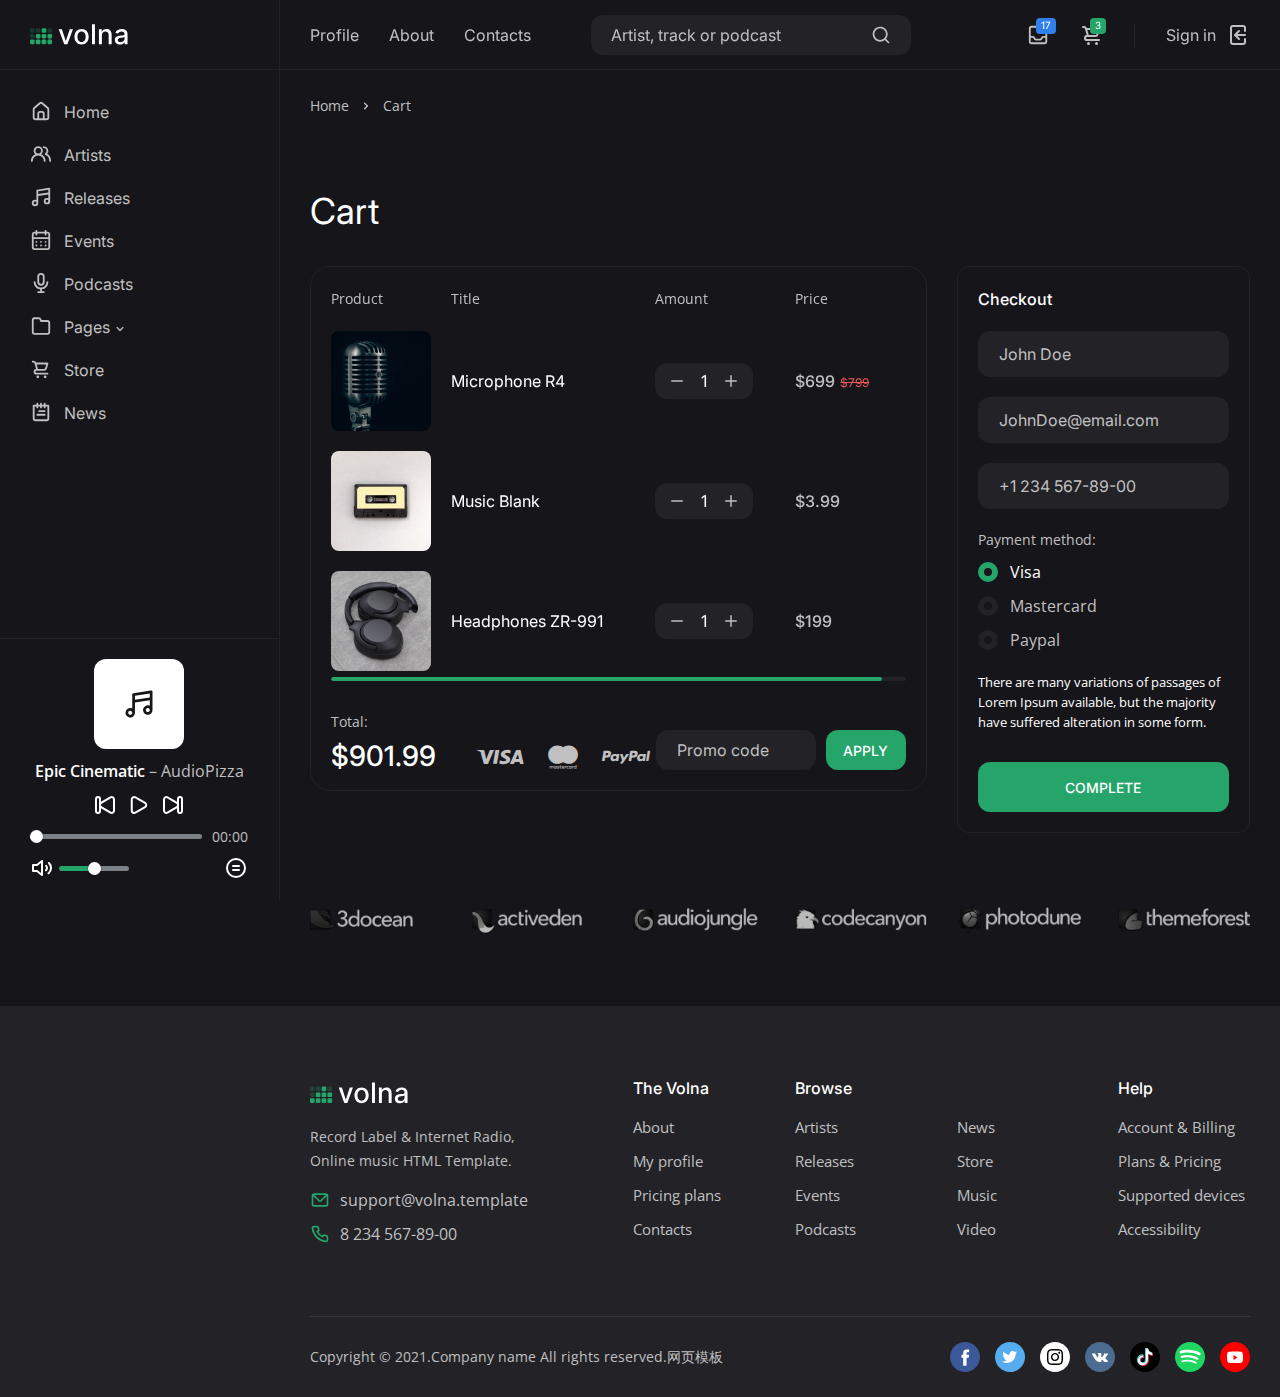
<file: Template Volna By DmitryVolkov/cart.html>
<!DOCTYPE html>
<html lang="en">
<head>
	<meta charset="utf-8">
	<meta name="viewport" content="width=device-width, initial-scale=1, shrink-to-fit=no">

	<!-- CSS -->
	<link rel="stylesheet" href="css/bootstrap-reboot.min.css">
	<link rel="stylesheet" href="css/bootstrap-grid.min.css">
	<link rel="stylesheet" href="css/owl.carousel.min.css">
	<link rel="stylesheet" href="css/magnific-popup.css">
	<link rel="stylesheet" href="css/select2.min.css">
	<link rel="stylesheet" href="css/paymentfont.min.css">
	<link rel="stylesheet" href="css/slider-radio.css">
	<link rel="stylesheet" href="css/plyr.css">
	<link rel="stylesheet" href="css/main.css">

	<!-- Favicons -->
	<link rel="icon" type="image/png" href="icon/favicon-32x32.png" sizes="32x32">
	<link rel="apple-touch-icon" href="icon/favicon-32x32.png">

	<meta name="description" content="">
	<meta name="keywords" content="">
	<meta name="author" content="Dmitry Volkov">
	<title>Volna – Record label & Music streaming HTML Template</title>

</head>
<body>
	<!-- header -->
	<header class="header">
		<div class="header__content">
			<div class="header__logo">
				<a href="index.html">
					<img src="img/logo.svg" alt="">
				</a>
			</div>

			<nav class="header__nav">
				<a href="profile.html">Profile</a>
				<a href="about.html">About</a>
				<a href="contacts.html">Contacts</a>
			</nav>

			<form action="#" class="header__search">
				<input type="text" placeholder="Artist, track or podcast">
				<button type="button"><svg xmlns="http://www.w3.org/2000/svg" viewBox="0 0 24 24"><path d="M21.71,20.29,18,16.61A9,9,0,1,0,16.61,18l3.68,3.68a1,1,0,0,0,1.42,0A1,1,0,0,0,21.71,20.29ZM11,18a7,7,0,1,1,7-7A7,7,0,0,1,11,18Z"/></svg></button>
				<button type="button" class="close"><svg xmlns="http://www.w3.org/2000/svg" viewBox="0 0 24 24"><path d="M13.41,12l6.3-6.29a1,1,0,1,0-1.42-1.42L12,10.59,5.71,4.29A1,1,0,0,0,4.29,5.71L10.59,12l-6.3,6.29a1,1,0,0,0,0,1.42,1,1,0,0,0,1.42,0L12,13.41l6.29,6.3a1,1,0,0,0,1.42,0,1,1,0,0,0,0-1.42Z"/></svg></button>
			</form>

			<div class="header__actions">
				<div class="header__action header__action--search">
					<button class="header__action-btn" type="button"><svg xmlns="http://www.w3.org/2000/svg" viewBox="0 0 24 24"><path d="M21.71,20.29,18,16.61A9,9,0,1,0,16.61,18l3.68,3.68a1,1,0,0,0,1.42,0A1,1,0,0,0,21.71,20.29ZM11,18a7,7,0,1,1,7-7A7,7,0,0,1,11,18Z"/></svg></button>
				</div>

				<div class="header__action header__action--note">
					<span>17</span>
					<a href="#" class="header__action-btn"><svg xmlns="http://www.w3.org/2000/svg" viewBox="0 0 24 24"><path d="M19.05566,2h-14a3.00328,3.00328,0,0,0-3,3V19a3.00328,3.00328,0,0,0,3,3h14a3.00328,3.00328,0,0,0,3-3V5A3.00328,3.00328,0,0,0,19.05566,2Zm-14,2h14a1.001,1.001,0,0,1,1,1v8H17.59082a1.99687,1.99687,0,0,0-1.66406.89062L14.52051,16H9.59082L8.18457,13.89062A1.99687,1.99687,0,0,0,6.52051,13H4.05566V5A1.001,1.001,0,0,1,5.05566,4Zm14,16h-14a1.001,1.001,0,0,1-1-1V15H6.52051l1.40625,2.10938A1.99687,1.99687,0,0,0,9.59082,18h4.92969a1.99687,1.99687,0,0,0,1.66406-.89062L17.59082,15h2.46484v4A1.001,1.001,0,0,1,19.05566,20Z"/></svg></a>

					<div class="header__drop">
						<a href="#" class="header__all">View all</a>
						<div class="header__note header__note--succ">
							<svg xmlns="http://www.w3.org/2000/svg" viewBox="0 0 24 24"><path d="M14.72,8.79l-4.29,4.3L8.78,11.44a1,1,0,1,0-1.41,1.41l2.35,2.36a1,1,0,0,0,.71.29,1,1,0,0,0,.7-.29l5-5a1,1,0,0,0,0-1.42A1,1,0,0,0,14.72,8.79ZM12,2A10,10,0,1,0,22,12,10,10,0,0,0,12,2Zm0,18a8,8,0,1,1,8-8A8,8,0,0,1,12,20Z"/></svg>
							<p><a href="#modal-info2" class="open-modal">Payment #51</a> was successful!</p>
							<span>1 hour ago</span>
						</div>
						<div class="header__note header__note--fail">
							<svg xmlns="http://www.w3.org/2000/svg" viewBox="0 0 24 24"><path d="M15.71,8.29a1,1,0,0,0-1.42,0L12,10.59,9.71,8.29A1,1,0,0,0,8.29,9.71L10.59,12l-2.3,2.29a1,1,0,0,0,0,1.42,1,1,0,0,0,1.42,0L12,13.41l2.29,2.3a1,1,0,0,0,1.42,0,1,1,0,0,0,0-1.42L13.41,12l2.3-2.29A1,1,0,0,0,15.71,8.29Zm3.36-3.36A10,10,0,1,0,4.93,19.07,10,10,0,1,0,19.07,4.93ZM17.66,17.66A8,8,0,1,1,20,12,7.95,7.95,0,0,1,17.66,17.66Z"/></svg>
							<p><a href="#modal-info3" class="open-modal">Payment #50</a> failed!</p>
							<span>2 hours ago</span>
						</div>
						<div class="header__note header__note--info">
							<svg xmlns="http://www.w3.org/2000/svg" viewBox="0 0 24 24"><path d="M12,2A10,10,0,1,0,22,12,10.01114,10.01114,0,0,0,12,2Zm0,18a8,8,0,1,1,8-8A8.00917,8.00917,0,0,1,12,20Zm0-8.5a1,1,0,0,0-1,1v3a1,1,0,0,0,2,0v-3A1,1,0,0,0,12,11.5Zm0-4a1.25,1.25,0,1,0,1.25,1.25A1.25,1.25,0,0,0,12,7.5Z"/></svg>
							<p><a href="#modal-info4" class="open-modal">Example</a> of notification.</p>
							<span>2 hours ago</span>
						</div>
						<div class="header__note header__note--gift">
							<svg xmlns="http://www.w3.org/2000/svg" viewBox="0 0 24 24"><path d="M18,7h-.35A3.45,3.45,0,0,0,18,5.5a3.49,3.49,0,0,0-6-2.44A3.49,3.49,0,0,0,6,5.5,3.45,3.45,0,0,0,6.35,7H6a3,3,0,0,0-3,3v2a1,1,0,0,0,1,1H5v6a3,3,0,0,0,3,3h8a3,3,0,0,0,3-3V13h1a1,1,0,0,0,1-1V10A3,3,0,0,0,18,7ZM11,20H8a1,1,0,0,1-1-1V13h4Zm0-9H5V10A1,1,0,0,1,6,9h5Zm0-4H9.5A1.5,1.5,0,1,1,11,5.5Zm2-1.5A1.5,1.5,0,1,1,14.5,7H13ZM17,19a1,1,0,0,1-1,1H13V13h4Zm2-8H13V9h5a1,1,0,0,1,1,1Z"/></svg>
							<p><a href="#modal-info5" class="open-modal">You have received a gift!</a></p>
							<span>4 hours ago</span>
						</div>
					</div>
				</div>

				<div class="header__action header__action--cart">
					<span>3</span>
					<a class="header__action-btn" href="cart.html"><svg xmlns="http://www.w3.org/2000/svg" viewBox="0 0 24 24"><path d="M8.5,19A1.5,1.5,0,1,0,10,20.5,1.5,1.5,0,0,0,8.5,19ZM19,16H7a1,1,0,0,1,0-2h8.49121A3.0132,3.0132,0,0,0,18.376,11.82422L19.96143,6.2749A1.00009,1.00009,0,0,0,19,5H6.73907A3.00666,3.00666,0,0,0,3.92139,3H3A1,1,0,0,0,3,5h.92139a1.00459,1.00459,0,0,1,.96142.7251l.15552.54474.00024.00506L6.6792,12.01709A3.00006,3.00006,0,0,0,7,18H19a1,1,0,0,0,0-2ZM17.67432,7l-1.2212,4.27441A1.00458,1.00458,0,0,1,15.49121,12H8.75439l-.25494-.89221L7.32642,7ZM16.5,19A1.5,1.5,0,1,0,18,20.5,1.5,1.5,0,0,0,16.5,19Z"/></svg></a>

					<div class="header__drop">
						<a href="cart.html" class="header__all">Go to cart</a>
						<div class="header__product">
							<img src="img/store/item4.jpg" alt="">
							<p><a href="product.html">Headphones ZR-991</a></p>
							<span>$199</span>
							<button type="button"><svg xmlns="http://www.w3.org/2000/svg" viewBox="0 0 24 24"><path d="M13.41,12l6.3-6.29a1,1,0,1,0-1.42-1.42L12,10.59,5.71,4.29A1,1,0,0,0,4.29,5.71L10.59,12l-6.3,6.29a1,1,0,0,0,0,1.42,1,1,0,0,0,1.42,0L12,13.41l6.29,6.3a1,1,0,0,0,1.42,0,1,1,0,0,0,0-1.42Z"/></svg></button>
						</div>
						<div class="header__product">
							<img src="img/store/item3.jpg" alt="">
							<p><a href="product.html">Music Blank</a></p>
							<span>$3.99</span>
							<button type="button"><svg xmlns="http://www.w3.org/2000/svg" viewBox="0 0 24 24"><path d="M13.41,12l6.3-6.29a1,1,0,1,0-1.42-1.42L12,10.59,5.71,4.29A1,1,0,0,0,4.29,5.71L10.59,12l-6.3,6.29a1,1,0,0,0,0,1.42,1,1,0,0,0,1.42,0L12,13.41l6.29,6.3a1,1,0,0,0,1.42,0,1,1,0,0,0,0-1.42Z"/></svg></button>
						</div>
						<div class="header__product">
							<img src="img/store/item2.jpg" alt="">
							<p><a href="product.html">Microphone R4</a></p>
							<span>$799</span>
							<button type="button"><svg xmlns="http://www.w3.org/2000/svg" viewBox="0 0 24 24"><path d="M13.41,12l6.3-6.29a1,1,0,1,0-1.42-1.42L12,10.59,5.71,4.29A1,1,0,0,0,4.29,5.71L10.59,12l-6.3,6.29a1,1,0,0,0,0,1.42,1,1,0,0,0,1.42,0L12,13.41l6.29,6.3a1,1,0,0,0,1.42,0,1,1,0,0,0,0-1.42Z"/></svg></button>
						</div>
					</div>
				</div>

				<div class="header__action header__action--signin">
					<a class="header__action-btn" href="signin.html">
						<span>Sign in</span>
						<svg xmlns="http://www.w3.org/2000/svg" viewBox="0 0 24 24"><path d="M20,12a1,1,0,0,0-1-1H11.41l2.3-2.29a1,1,0,1,0-1.42-1.42l-4,4a1,1,0,0,0-.21.33,1,1,0,0,0,0,.76,1,1,0,0,0,.21.33l4,4a1,1,0,0,0,1.42,0,1,1,0,0,0,0-1.42L11.41,13H19A1,1,0,0,0,20,12ZM17,2H7A3,3,0,0,0,4,5V19a3,3,0,0,0,3,3H17a3,3,0,0,0,3-3V16a1,1,0,0,0-2,0v3a1,1,0,0,1-1,1H7a1,1,0,0,1-1-1V5A1,1,0,0,1,7,4H17a1,1,0,0,1,1,1V8a1,1,0,0,0,2,0V5A3,3,0,0,0,17,2Z"/></svg>
					</a>
				</div>
			</div>

			<button class="header__btn" type="button">
				<span></span>
				<span></span>
				<span></span>
			</button>
		</div>
	</header>
	<!-- end header -->

	<!-- sidebar -->
	<div class="sidebar">
		<!-- sidebar logo -->
		<div class="sidebar__logo">
			<img src="img/logo.svg" alt="">
		</div>
		<!-- end sidebar logo -->

		<!-- sidebar nav -->
		<ul class="sidebar__nav">
			<li class="sidebar__nav-item">
				<a href="index.html" class="sidebar__nav-link"><svg xmlns="http://www.w3.org/2000/svg" viewBox="0 0 24 24"><path d="M20,8h0L14,2.74a3,3,0,0,0-4,0L4,8a3,3,0,0,0-1,2.26V19a3,3,0,0,0,3,3H18a3,3,0,0,0,3-3V10.25A3,3,0,0,0,20,8ZM14,20H10V15a1,1,0,0,1,1-1h2a1,1,0,0,1,1,1Zm5-1a1,1,0,0,1-1,1H16V15a3,3,0,0,0-3-3H11a3,3,0,0,0-3,3v5H6a1,1,0,0,1-1-1V10.25a1,1,0,0,1,.34-.75l6-5.25a1,1,0,0,1,1.32,0l6,5.25a1,1,0,0,1,.34.75Z"></path></svg> <span>Home</span></a>
			</li>

			<li class="sidebar__nav-item">
				<a href="artists.html" class="sidebar__nav-link"><svg xmlns="http://www.w3.org/2000/svg" viewBox="0 0 24 24"><path d="M12.3,12.22A4.92,4.92,0,0,0,14,8.5a5,5,0,0,0-10,0,4.92,4.92,0,0,0,1.7,3.72A8,8,0,0,0,1,19.5a1,1,0,0,0,2,0,6,6,0,0,1,12,0,1,1,0,0,0,2,0A8,8,0,0,0,12.3,12.22ZM9,11.5a3,3,0,1,1,3-3A3,3,0,0,1,9,11.5Zm9.74.32A5,5,0,0,0,15,3.5a1,1,0,0,0,0,2,3,3,0,0,1,3,3,3,3,0,0,1-1.5,2.59,1,1,0,0,0-.5.84,1,1,0,0,0,.45.86l.39.26.13.07a7,7,0,0,1,4,6.38,1,1,0,0,0,2,0A9,9,0,0,0,18.74,11.82Z"/></svg> <span>Artists</span></a>
			</li>

			<li class="sidebar__nav-item">
				<a href="releases.html" class="sidebar__nav-link"><svg xmlns="http://www.w3.org/2000/svg" viewBox="0 0 24 24"><path d="M21.65,2.24a1,1,0,0,0-.8-.23l-13,2A1,1,0,0,0,7,5V15.35A3.45,3.45,0,0,0,5.5,15,3.5,3.5,0,1,0,9,18.5V10.86L20,9.17v4.18A3.45,3.45,0,0,0,18.5,13,3.5,3.5,0,1,0,22,16.5V3A1,1,0,0,0,21.65,2.24ZM5.5,20A1.5,1.5,0,1,1,7,18.5,1.5,1.5,0,0,1,5.5,20Zm13-2A1.5,1.5,0,1,1,20,16.5,1.5,1.5,0,0,1,18.5,18ZM20,7.14,9,8.83v-3L20,4.17Z"/></svg> <span>Releases</span></a>
			</li>

			<li class="sidebar__nav-item">
				<a href="events.html" class="sidebar__nav-link"><svg xmlns="http://www.w3.org/2000/svg" viewBox="0 0 24 24"><path d="M12,19a1,1,0,1,0-1-1A1,1,0,0,0,12,19Zm5,0a1,1,0,1,0-1-1A1,1,0,0,0,17,19Zm0-4a1,1,0,1,0-1-1A1,1,0,0,0,17,15Zm-5,0a1,1,0,1,0-1-1A1,1,0,0,0,12,15ZM19,3H18V2a1,1,0,0,0-2,0V3H8V2A1,1,0,0,0,6,2V3H5A3,3,0,0,0,2,6V20a3,3,0,0,0,3,3H19a3,3,0,0,0,3-3V6A3,3,0,0,0,19,3Zm1,17a1,1,0,0,1-1,1H5a1,1,0,0,1-1-1V11H20ZM20,9H4V6A1,1,0,0,1,5,5H6V6A1,1,0,0,0,8,6V5h8V6a1,1,0,0,0,2,0V5h1a1,1,0,0,1,1,1ZM7,15a1,1,0,1,0-1-1A1,1,0,0,0,7,15Zm0,4a1,1,0,1,0-1-1A1,1,0,0,0,7,19Z"/></svg> <span>Events</span></a>
			</li>

			<li class="sidebar__nav-item">
				<a href="podcasts.html" class="sidebar__nav-link"><svg xmlns="http://www.w3.org/2000/svg" viewBox="0 0 24 24"><path d="M12,15a4,4,0,0,0,4-4V5A4,4,0,0,0,8,5v6A4,4,0,0,0,12,15ZM10,5a2,2,0,0,1,4,0v6a2,2,0,0,1-4,0Zm10,6a1,1,0,0,0-2,0A6,6,0,0,1,6,11a1,1,0,0,0-2,0,8,8,0,0,0,7,7.93V21H9a1,1,0,0,0,0,2h6a1,1,0,0,0,0-2H13V18.93A8,8,0,0,0,20,11Z"/></svg> <span>Podcasts</span></a>
			</li>

			<!-- collapse -->
			<li class="sidebar__nav-item">
				<a class="sidebar__nav-link" data-toggle="collapse" href="#collapseMenu1" role="button" aria-expanded="false" aria-controls="collapseMenu1"><svg xmlns="http://www.w3.org/2000/svg" viewBox="0 0 24 24"><path d="M19,5.5H12.72l-.32-1a3,3,0,0,0-2.84-2H5a3,3,0,0,0-3,3v13a3,3,0,0,0,3,3H19a3,3,0,0,0,3-3V8.5A3,3,0,0,0,19,5.5Zm1,13a1,1,0,0,1-1,1H5a1,1,0,0,1-1-1V5.5a1,1,0,0,1,1-1H9.56a1,1,0,0,1,.95.68l.54,1.64A1,1,0,0,0,12,7.5h7a1,1,0,0,1,1,1Z"/></svg> <span>Pages</span> <svg xmlns="http://www.w3.org/2000/svg" viewBox="0 0 24 24"><path d="M17,9.17a1,1,0,0,0-1.41,0L12,12.71,8.46,9.17a1,1,0,0,0-1.41,0,1,1,0,0,0,0,1.42l4.24,4.24a1,1,0,0,0,1.42,0L17,10.59A1,1,0,0,0,17,9.17Z"/></svg></a>

				<div class="collapse" id="collapseMenu1">
					<ul class="sidebar__menu sidebar__menu--scroll">
						<li><a href="artist.html">Artist</a></li>
						<li><a href="event.html">Event</a></li>
						<li><a href="release.html">Release</a></li>
						<li><a href="product.html">Product</a></li>
						<li><a href="article.html">Article</a></li>
						<li><a href="cart.html">Cart</a></li>
						<li><a href="profile.html">Profile</a></li>
						<li><a href="about.html">About</a></li>
						<li><a href="contacts.html">Contacts</a></li>
						<li><a href="pricing.html">Pricing plans</a></li>
						<li><a href="privacy.html">Privacy policy</a></li>
						<li><a href="signin.html">Sign in</a></li>
						<li><a href="signup.html">Sign up</a></li>
						<li><a href="forgot.html">Forgot password</a></li>
						<li><a href="404.html">404 Page</a></li>
					</ul>
				</div>
			</li>
			<!-- end collapse -->

			<li class="sidebar__nav-item">
				<a href="store.html" class="sidebar__nav-link"><svg xmlns="http://www.w3.org/2000/svg" viewBox="0 0 24 24"><path d="M8.5,19A1.5,1.5,0,1,0,10,20.5,1.5,1.5,0,0,0,8.5,19ZM19,16H7a1,1,0,0,1,0-2h8.49121A3.0132,3.0132,0,0,0,18.376,11.82422L19.96143,6.2749A1.00009,1.00009,0,0,0,19,5H6.73907A3.00666,3.00666,0,0,0,3.92139,3H3A1,1,0,0,0,3,5h.92139a1.00459,1.00459,0,0,1,.96142.7251l.15552.54474.00024.00506L6.6792,12.01709A3.00006,3.00006,0,0,0,7,18H19a1,1,0,0,0,0-2ZM17.67432,7l-1.2212,4.27441A1.00458,1.00458,0,0,1,15.49121,12H8.75439l-.25494-.89221L7.32642,7ZM16.5,19A1.5,1.5,0,1,0,18,20.5,1.5,1.5,0,0,0,16.5,19Z"/></svg> <span>Store</span></a>
			</li>

			<li class="sidebar__nav-item">
				<a href="news.html" class="sidebar__nav-link"><svg xmlns="http://www.w3.org/2000/svg" viewBox="0 0 24 24"><path d="M16,14H8a1,1,0,0,0,0,2h8a1,1,0,0,0,0-2Zm0-4H10a1,1,0,0,0,0,2h6a1,1,0,0,0,0-2Zm4-6H17V3a1,1,0,0,0-2,0V4H13V3a1,1,0,0,0-2,0V4H9V3A1,1,0,0,0,7,3V4H4A1,1,0,0,0,3,5V19a3,3,0,0,0,3,3H18a3,3,0,0,0,3-3V5A1,1,0,0,0,20,4ZM19,19a1,1,0,0,1-1,1H6a1,1,0,0,1-1-1V6H7V7A1,1,0,0,0,9,7V6h2V7a1,1,0,0,0,2,0V6h2V7a1,1,0,0,0,2,0V6h2Z"/></svg> <span>News</span></a>
			</li>
		</ul>
		<!-- end sidebar nav -->
	</div>
	<!-- end sidebar -->

	<!-- player -->
	<div class="player">
		<div class="player__cover">
			<img src="img/covers/cover.svg" alt="">
		</div>

		<div class="player__content">
			<span class="player__track"><b class="player__title">Epic Cinematic</b> – <span class="player__artist">AudioPizza</span></span>
			<audio src="https://dmitryvolkov.me/demo/blast2.0/audio/12071151_epic-cinematic-trailer_by_audiopizza_preview.mp3" id="audio" controls></audio>
		</div>
	</div>

	<button class="player__btn" type="button"><svg xmlns="http://www.w3.org/2000/svg" viewBox="0 0 24 24"><path d="M21.65,2.24a1,1,0,0,0-.8-.23l-13,2A1,1,0,0,0,7,5V15.35A3.45,3.45,0,0,0,5.5,15,3.5,3.5,0,1,0,9,18.5V10.86L20,9.17v4.18A3.45,3.45,0,0,0,18.5,13,3.5,3.5,0,1,0,22,16.5V3A1,1,0,0,0,21.65,2.24ZM5.5,20A1.5,1.5,0,1,1,7,18.5,1.5,1.5,0,0,1,5.5,20Zm13-2A1.5,1.5,0,1,1,20,16.5,1.5,1.5,0,0,1,18.5,18ZM20,7.14,9,8.83v-3L20,4.17Z"/></svg> Player</button>
	<!-- end player -->

	<!-- main content -->
	<main class="main">
		<div class="container-fluid">
			<div class="row row--grid">
				<!-- breadcrumb -->
				<div class="col-12">
					<ul class="breadcrumb">
						<li class="breadcrumb__item"><a href="index.html">Home</a></li>
						<li class="breadcrumb__item breadcrumb__item--active">Cart</li>
					</ul>
				</div>
				<!-- end breadcrumb -->

				<!-- title -->
				<div class="col-12">
					<div class="main__title main__title--page">
						<h1>Cart</h1>
					</div>
				</div>
				<!-- end title -->
			</div>

			<div class="row row--grid">
				<div class="col-12 col-lg-8">
					<!-- cart -->
					<div class="cart">
						<div class="cart__table-wrap">
							<div class="cart__table-scroll">
								<table class="cart__table">
									<thead>
										<tr>
											<th>Product</th>
											<th>Title</th>
											<th>Amount</th>
											<th>Price</th>
											<th></th>
										</tr>
									</thead>

									<tbody>
										<tr>
											<td>
												<div class="cart__img">
													<img src="img/store/item2.jpg" alt="">
												</div>
											</td>
											<td><a href="product.html">Microphone R4</a></td>
											<td>
												<div class="cart__amount">
													<button type="button">
														<svg xmlns="http://www.w3.org/2000/svg" viewBox="0 0 24 24"><path d="M19,11H5a1,1,0,0,0,0,2H19a1,1,0,0,0,0-2Z"/></svg>
													</button>
													<input type="text" value="1">
													<button type="button">
														<svg xmlns="http://www.w3.org/2000/svg" viewBox="0 0 24 24"><path d="M19,11H13V5a1,1,0,0,0-2,0v6H5a1,1,0,0,0,0,2h6v6a1,1,0,0,0,2,0V13h6a1,1,0,0,0,0-2Z"/></svg>
													</button>
												</div>
											</td>
											<td><span class="cart__price">$699<span>$799</span></span></td>
											<td><button class="cart__delete" type="button"><svg xmlns="http://www.w3.org/2000/svg" viewBox="0 0 24 24"><path d="M13.41,12l6.3-6.29a1,1,0,1,0-1.42-1.42L12,10.59,5.71,4.29A1,1,0,0,0,4.29,5.71L10.59,12l-6.3,6.29a1,1,0,0,0,0,1.42,1,1,0,0,0,1.42,0L12,13.41l6.29,6.3a1,1,0,0,0,1.42,0,1,1,0,0,0,0-1.42Z"></path></svg></button></td>
										</tr>
										<tr>
											<td>
												<div class="cart__img">
													<img src="img/store/item3.jpg" alt="">
												</div>
											</td>
											<td><a href="product.html">Music Blank</a></td>
											<td>
												<div class="cart__amount">
													<button type="button">
														<svg xmlns="http://www.w3.org/2000/svg" viewBox="0 0 24 24"><path d="M19,11H5a1,1,0,0,0,0,2H19a1,1,0,0,0,0-2Z"/></svg>
													</button>
													<input type="text" value="1">
													<button type="button">
														<svg xmlns="http://www.w3.org/2000/svg" viewBox="0 0 24 24"><path d="M19,11H13V5a1,1,0,0,0-2,0v6H5a1,1,0,0,0,0,2h6v6a1,1,0,0,0,2,0V13h6a1,1,0,0,0,0-2Z"/></svg>
													</button>
												</div>
											</td>
											<td><span class="cart__price">$3.99</span></td>
											<td><button class="cart__delete" type="button"><svg xmlns="http://www.w3.org/2000/svg" viewBox="0 0 24 24"><path d="M13.41,12l6.3-6.29a1,1,0,1,0-1.42-1.42L12,10.59,5.71,4.29A1,1,0,0,0,4.29,5.71L10.59,12l-6.3,6.29a1,1,0,0,0,0,1.42,1,1,0,0,0,1.42,0L12,13.41l6.29,6.3a1,1,0,0,0,1.42,0,1,1,0,0,0,0-1.42Z"></path></svg></button></td>
										</tr>
										<tr>
											<td>
												<div class="cart__img">
													<img src="img/store/item4.jpg" alt="">
												</div>
											</td>
											<td><a href="product.html">Headphones ZR-991</a></td>
											<td>
												<div class="cart__amount">
													<button type="button">
														<svg xmlns="http://www.w3.org/2000/svg" viewBox="0 0 24 24"><path d="M19,11H5a1,1,0,0,0,0,2H19a1,1,0,0,0,0-2Z"/></svg>
													</button>
													<input type="text" value="1">
													<button type="button">
														<svg xmlns="http://www.w3.org/2000/svg" viewBox="0 0 24 24"><path d="M19,11H13V5a1,1,0,0,0-2,0v6H5a1,1,0,0,0,0,2h6v6a1,1,0,0,0,2,0V13h6a1,1,0,0,0,0-2Z"/></svg>
													</button>
												</div>
											</td>
											<td><span class="cart__price">$199</span></td>
											<td><button class="cart__delete" type="button"><svg xmlns="http://www.w3.org/2000/svg" viewBox="0 0 24 24"><path d="M13.41,12l6.3-6.29a1,1,0,1,0-1.42-1.42L12,10.59,5.71,4.29A1,1,0,0,0,4.29,5.71L10.59,12l-6.3,6.29a1,1,0,0,0,0,1.42,1,1,0,0,0,1.42,0L12,13.41l6.29,6.3a1,1,0,0,0,1.42,0,1,1,0,0,0,0-1.42Z"></path></svg></button></td>
										</tr>
									</tbody>
								</table>
							</div>
						</div>

						<div class="cart__info">
							<div class="cart__total">
								<p>Total:</p>
								<span>$901.99</span>
							</div>

							<!-- promo -->
							<form action="#" class="cart__promo">
								<input type="text" class="sign__input" placeholder="Promo code">
								<button type="button" class="sign__btn">Apply</button>
							</form>
							<!-- end promo -->

							<div class="cart__systems">
								<i class="pf pf-visa"></i>
								<i class="pf pf-mastercard"></i>
								<i class="pf pf-paypal"></i>
							</div>
						</div>
					</div>
					<!-- end cart -->
				</div>

				<div class="col-12 col-lg-4">
					<!-- checkout -->
					<form action="#" class="sign__form sign__form--cart">
						<h4 class="sign__title">Checkout</h4>
						<div class="sign__group">
							<input type="text" name="name" class="sign__input" placeholder="John Doe">
						</div>

						<div class="sign__group">
							<input type="text" name="email" class="sign__input" placeholder="JohnDoe@email.com">
						</div>

						<div class="sign__group">
							<input type="text" name="phone" class="sign__input" placeholder="+1 234 567-89-00">
						</div>
						<div class="sign__group sign__group--row">
							<label class="sign__label">Payment method:</label>

							<ul class="sign__radio">
								<li>
									<input id="type1" type="radio" name="type" checked="">
									<label for="type1">Visa</label>
								</li>
								<li>
									<input id="type2" type="radio" name="type">
									<label for="type2">Mastercard</label>
								</li>
								<li>
									<input id="type3" type="radio" name="type">
									<label for="type3">Paypal</label>
								</li>
							</ul>
						</div>
						<div class="sign__group sign__group--row">
							<span class="sign__text sign__text--small">There are many variations of passages of Lorem Ipsum available, but the majority have suffered alteration in some form.</span>
						</div>
						<button type="button" class="sign__btn">Complete</button>
					</form>
					<!-- end checkout -->
				</div>
			</div>

			<!-- partners -->
			<div class="row">
				<div class="col-12">
					<div class="partners owl-carousel">
						<a href="#" class="partners__img">
							<img src="img/partners/3docean-light-background.png" alt="">
						</a>

						<a href="#" class="partners__img">
							<img src="img/partners/activeden-light-background.png" alt="">
						</a>

						<a href="#" class="partners__img">
							<img src="img/partners/audiojungle-light-background.png" alt="">
						</a>

						<a href="#" class="partners__img">
							<img src="img/partners/codecanyon-light-background.png" alt="">
						</a>

						<a href="#" class="partners__img">
							<img src="img/partners/photodune-light-background.png" alt="">
						</a>

						<a href="#" class="partners__img">
							<img src="img/partners/themeforest-light-background.png" alt="">
						</a>
					</div>
				</div>
			</div>
			<!-- end partners -->
		</div>
	</main>
	<!-- end main content -->

	<!-- footer -->
	<footer class="footer">
		<div class="container-fluid">
			<div class="row">
				<div class="col-12 col-sm-8 col-md-6 col-lg-6 col-xl-4 order-4 order-md-1 order-lg-4 order-xl-1">
					<div class="footer__logo">
						<img src="img/logo.svg" alt="">
					</div> 
					<p class="footer__tagline">Record Label & Internet Radio,<br> Online music HTML Template.</p>
					<div class="footer__links">
						<a href="mailto:support@volna.template"><svg xmlns="http://www.w3.org/2000/svg" viewBox="0 0 24 24"><path d="M19,4H5A3,3,0,0,0,2,7V17a3,3,0,0,0,3,3H19a3,3,0,0,0,3-3V7A3,3,0,0,0,19,4Zm-.41,2-5.88,5.88a1,1,0,0,1-1.42,0L5.41,6ZM20,17a1,1,0,0,1-1,1H5a1,1,0,0,1-1-1V7.41l5.88,5.88a3,3,0,0,0,4.24,0L20,7.41Z"/></svg> support@volna.template</a>
						<a href="tel:82345678900"><svg xmlns="http://www.w3.org/2000/svg" viewBox="0 0 24 24"><path d="M19.44,13c-.22,0-.45-.07-.67-.12a9.44,9.44,0,0,1-1.31-.39,2,2,0,0,0-2.48,1l-.22.45a12.18,12.18,0,0,1-2.66-2,12.18,12.18,0,0,1-2-2.66L10.52,9a2,2,0,0,0,1-2.48,10.33,10.33,0,0,1-.39-1.31c-.05-.22-.09-.45-.12-.68a3,3,0,0,0-3-2.49h-3a3,3,0,0,0-3,3.41A19,19,0,0,0,18.53,21.91l.38,0a3,3,0,0,0,2-.76,3,3,0,0,0,1-2.25v-3A3,3,0,0,0,19.44,13Zm.5,6a1,1,0,0,1-.34.75,1.05,1.05,0,0,1-.82.25A17,17,0,0,1,4.07,5.22a1.09,1.09,0,0,1,.25-.82,1,1,0,0,1,.75-.34h3a1,1,0,0,1,1,.79q.06.41.15.81a11.12,11.12,0,0,0,.46,1.55l-1.4.65a1,1,0,0,0-.49,1.33,14.49,14.49,0,0,0,7,7,1,1,0,0,0,.76,0,1,1,0,0,0,.57-.52l.62-1.4a13.69,13.69,0,0,0,1.58.46q.4.09.81.15a1,1,0,0,1,.79,1Z"/></svg> 8 234 567-89-00</a>
					</div>	
				</div>

				<div class="col-6 col-md-4 col-lg-3 col-xl-2 order-1 order-md-2 order-lg-1 order-xl-2 offset-md-2 offset-lg-0">
					<h6 class="footer__title">The Volna</h6>
					<div class="footer__nav">
						<a href="about.html">About</a>
						<a href="profile.html">My profile</a>
						<a href="pricing.html">Pricing plans</a>
						<a href="contacts.html">Contacts</a>
					</div>
				</div>

				<div class="col-12 col-md-8 col-lg-6 col-xl-4 order-3 order-lg-2 order-md-3 order-xl-3">
					<div class="row">
						<div class="col-12">
							<h6 class="footer__title">Browse</h6>
						</div>

						<div class="col-6">
							<div class="footer__nav">
								<a href="artists.html">Artists</a>
								<a href="releases.html">Releases</a>
								<a href="events.html">Events</a>
								<a href="podcasts.html">Podcasts</a>
							</div>
						</div>

						<div class="col-6">
							<div class="footer__nav">
								<a href="news.html">News</a>
								<a href="store.html">Store</a>
								<a href="#">Music</a>
								<a href="#">Video</a>
							</div>
						</div>
					</div>
				</div>

				<div class="col-6 col-md-4 col-lg-3 col-xl-2 order-2 order-lg-3 order-md-4 order-xl-4">
					<h6 class="footer__title">Help</h6>
					<div class="footer__nav">
						<a href="privacy.html">Account & Billing</a>
						<a href="privacy.html">Plans & Pricing</a>
						<a href="privacy.html">Supported devices</a>
						<a href="privacy.html">Accessibility</a>
					</div>
				</div>
			</div>

			<div class="row">
				<div class="col-12">
					<div class="footer__content">
						<div class="footer__social">
							<a href="#" target="_blank"><svg width="30" height="30" viewBox="0 0 30 30" fill="none" xmlns="http://www.w3.org/2000/svg"><path d="M0 15C0 6.71573 6.71573 0 15 0C23.2843 0 30 6.71573 30 15C30 23.2843 23.2843 30 15 30C6.71573 30 0 23.2843 0 15Z" fill="#3B5998"/><path d="M16.5634 23.8197V15.6589H18.8161L19.1147 12.8466H16.5634L16.5672 11.4391C16.5672 10.7056 16.6369 10.3126 17.6904 10.3126H19.0987V7.5H16.8457C14.1394 7.5 13.1869 8.86425 13.1869 11.1585V12.8469H11.4999V15.6592H13.1869V23.8197H16.5634Z" fill="white"/></svg></a>
							<a href="#" target="_blank"><svg width="30" height="30" viewBox="0 0 30 30" fill="none" xmlns="http://www.w3.org/2000/svg"><path d="M0 15C0 6.71573 6.71573 0 15 0C23.2843 0 30 6.71573 30 15C30 23.2843 23.2843 30 15 30C6.71573 30 0 23.2843 0 15Z" fill="#55ACEE"/><path d="M14.5508 12.1922L14.5822 12.7112L14.0576 12.6477C12.148 12.404 10.4798 11.5778 9.06334 10.1902L8.37085 9.50169L8.19248 10.0101C7.81477 11.1435 8.05609 12.3405 8.843 13.1455C9.26269 13.5904 9.16826 13.654 8.4443 13.3891C8.19248 13.3044 7.97215 13.2408 7.95116 13.2726C7.87772 13.3468 8.12953 14.3107 8.32888 14.692C8.60168 15.2217 9.15777 15.7407 9.76631 16.0479L10.2804 16.2915L9.67188 16.3021C9.08432 16.3021 9.06334 16.3127 9.12629 16.5351C9.33613 17.2236 10.165 17.9545 11.0883 18.2723L11.7388 18.4947L11.1723 18.8337C10.3329 19.321 9.34663 19.5964 8.36036 19.6175C7.88821 19.6281 7.5 19.6705 7.5 19.7023C7.5 19.8082 8.78005 20.4014 9.52499 20.6344C11.7598 21.3229 14.4144 21.0264 16.4079 19.8506C17.8243 19.0138 19.2408 17.3507 19.9018 15.7407C20.2585 14.8827 20.6152 13.315 20.6152 12.5629C20.6152 12.0757 20.6467 12.0121 21.2343 11.4295C21.5805 11.0906 21.9058 10.7198 21.9687 10.6139C22.0737 10.4126 22.0632 10.4126 21.5281 10.5927C20.6362 10.9105 20.5103 10.8681 20.951 10.3915C21.2762 10.0525 21.6645 9.43813 21.6645 9.25806C21.6645 9.22628 21.5071 9.27924 21.3287 9.37458C21.1398 9.4805 20.7202 9.63939 20.4054 9.73472L19.8388 9.91479L19.3247 9.56524C19.0414 9.37458 18.6427 9.16273 18.4329 9.09917C17.8978 8.95087 17.0794 8.97206 16.5967 9.14154C15.2852 9.6182 14.4563 10.8469 14.5508 12.1922Z" fill="white"/></svg></a>
							<a href="https://www.instagram.com/volkov_des1gn/" target="_blank"><svg width="30" height="30" viewBox="0 0 30 30" fill="none" xmlns="http://www.w3.org/2000/svg"><path d="M0 15C0 6.71573 6.71573 0 15 0C23.2843 0 30 6.71573 30 15C30 23.2843 23.2843 30 15 30C6.71573 30 0 23.2843 0 15Z" fill="white"></path><mask x="0" y="0" width="30" height="30"><path fill-rule="evenodd" clip-rule="evenodd" d="M0 15C0 6.71573 6.71573 0 15 0C23.2843 0 30 6.71573 30 15C30 23.2843 23.2843 30 15 30C6.71573 30 0 23.2843 0 15Z" fill="white"></path></mask><g><path fill-rule="evenodd" clip-rule="evenodd" d="M14.9984 7C12.8279 7 12.5552 7.00949 11.7022 7.04834C10.8505 7.08734 10.2692 7.22217 9.76048 7.42001C9.23431 7.62433 8.78797 7.89767 8.3433 8.3425C7.8983 8.78717 7.62496 9.23352 7.41996 9.75952C7.22162 10.2684 7.08662 10.8499 7.04829 11.7012C7.01012 12.5546 7.00012 12.8274 7.00012 15.0001C7.00012 17.1728 7.00979 17.4446 7.04846 18.2979C7.08762 19.1496 7.22246 19.731 7.42013 20.2396C7.62463 20.7658 7.89796 21.2122 8.3428 21.6568C8.78731 22.1018 9.23365 22.3758 9.75948 22.5802C10.2685 22.778 10.85 22.9128 11.7015 22.9518C12.5548 22.9907 12.8273 23.0002 14.9999 23.0002C17.1727 23.0002 17.4446 22.9907 18.2979 22.9518C19.1496 22.9128 19.7316 22.778 20.2406 22.5802C20.7666 22.3758 21.2123 22.1018 21.6568 21.6568C22.1018 21.2122 22.3751 20.7658 22.5801 20.2398C22.7768 19.731 22.9118 19.1495 22.9518 18.2981C22.9901 17.4448 23.0001 17.1728 23.0001 15.0001C23.0001 12.8274 22.9901 12.5547 22.9518 11.7014C22.9118 10.8497 22.7768 10.2684 22.5801 9.7597C22.3751 9.23352 22.1018 8.78717 21.6568 8.3425C21.2118 7.89752 20.7668 7.62418 20.2401 7.42001C19.7301 7.22217 19.1484 7.08734 18.2967 7.04834C17.4434 7.00949 17.1717 7 14.9984 7ZM14.5903 8.44156L14.7343 8.44165L15.0009 8.44171C17.1369 8.44171 17.3901 8.44937 18.2336 8.4877C19.0136 8.52338 19.437 8.65369 19.719 8.76321C20.0923 8.9082 20.3585 9.08154 20.6383 9.36154C20.9183 9.64154 21.0916 9.9082 21.237 10.2816C21.3465 10.5632 21.477 10.9866 21.5125 11.7666C21.5508 12.6099 21.5591 12.8633 21.5591 14.9983C21.5591 17.1333 21.5508 17.3866 21.5125 18.23C21.4768 19.01 21.3465 19.4333 21.237 19.715C21.092 20.0883 20.9183 20.3542 20.6383 20.634C20.3583 20.914 20.0925 21.0873 19.719 21.2323C19.4373 21.3423 19.0136 21.4723 18.2336 21.508C17.3903 21.5463 17.1369 21.5547 15.0009 21.5547C12.8647 21.5547 12.6115 21.5463 11.7682 21.508C10.9882 21.472 10.5649 21.3417 10.2827 21.2322C9.90935 21.0872 9.64268 20.9138 9.36268 20.6338C9.08268 20.3538 8.90934 20.0878 8.76401 19.7143C8.65451 19.4326 8.52401 19.0093 8.48851 18.2293C8.45017 17.386 8.4425 17.1326 8.4425 14.9963C8.4425 12.8599 8.45017 12.6079 8.48851 11.7646C8.52417 10.9846 8.65451 10.5612 8.76401 10.2792C8.90901 9.90588 9.08268 9.63922 9.36268 9.35919C9.64268 9.07919 9.90935 8.90588 10.2827 8.76053C10.5647 8.65054 10.9882 8.52054 11.7682 8.48471C12.5062 8.45135 12.7922 8.44138 14.2832 8.4397V8.44171C14.3803 8.44156 14.4825 8.44153 14.5903 8.44156ZM18.3113 10.7296C18.3113 10.1994 18.7413 9.76987 19.2713 9.76987V9.76953C19.8013 9.76953 20.2313 10.1995 20.2313 10.7296C20.2313 11.2596 19.8013 11.6895 19.2713 11.6895C18.7413 11.6895 18.3113 11.2596 18.3113 10.7296ZM15.0011 10.8916C12.7323 10.8916 10.8928 12.7311 10.8928 15C10.8928 17.2688 12.7323 19.1075 15.0011 19.1075C17.27 19.1075 19.1088 17.2688 19.1088 15C19.1088 12.7311 17.2698 10.8916 15.0011 10.8916ZM17.6678 14.9999C17.6678 13.5271 16.4738 12.3333 15.0011 12.3333C13.5283 12.3333 12.3344 13.5271 12.3344 14.9999C12.3344 16.4726 13.5283 17.6666 15.0011 17.6666C16.4738 17.6666 17.6678 16.4726 17.6678 14.9999Z" fill="black"></path></g></svg></a>
							<a href="#" target="_blank"><svg width="30" height="30" viewBox="0 0 30 30" fill="none" xmlns="http://www.w3.org/2000/svg"><path d="M0 15C0 6.71573 6.71573 0 15 0C23.2843 0 30 6.71573 30 15C30 23.2843 23.2843 30 15 30C6.71573 30 0 23.2843 0 15Z" fill="#4C6C91"/><path d="M15.7848 19.9226C15.7848 19.9226 16.0736 19.8911 16.2215 19.7351C16.3568 19.5922 16.3521 19.3226 16.3521 19.3226C16.3521 19.3226 16.3341 18.0636 16.9297 17.8777C17.5166 17.6949 18.2702 19.0952 19.07 19.6337C19.6741 20.0408 20.1327 19.9517 20.1327 19.9517L22.2699 19.9226C22.2699 19.9226 23.3874 19.855 22.8576 18.9923C22.8137 18.9216 22.5485 18.354 21.269 17.1879C19.9284 15.9673 20.1084 16.1647 21.7221 14.053C22.705 12.7672 23.0978 11.9821 22.975 11.6464C22.8584 11.3253 22.1353 11.4106 22.1353 11.4106L19.7297 11.4252C19.7297 11.4252 19.5513 11.4014 19.419 11.4789C19.2899 11.555 19.2061 11.7324 19.2061 11.7324C19.2061 11.7324 18.8258 12.7272 18.3179 13.5737C17.2466 15.3589 16.8185 15.4534 16.6433 15.3428C16.2355 15.0839 16.3373 14.3042 16.3373 13.7504C16.3373 12.0197 16.6049 11.2984 15.8169 11.1118C15.5555 11.0495 15.363 11.0088 14.6939 11.0019C13.8354 10.9935 13.1092 11.005 12.6976 11.2024C12.4237 11.3338 12.2124 11.6272 12.3415 11.6441C12.5004 11.6648 12.8604 11.7394 13.0513 11.9944C13.2978 12.3239 13.2892 13.0629 13.2892 13.0629C13.2892 13.0629 13.4308 15.1 12.9582 15.3528C12.6342 15.5264 12.1897 15.1723 11.2342 13.5522C10.7451 12.7226 10.3757 11.8054 10.3757 11.8054C10.3757 11.8054 10.3045 11.6341 10.177 11.5419C10.0228 11.4306 9.80759 11.396 9.80759 11.396L7.52173 11.4106C7.52173 11.4106 7.17818 11.4198 7.05219 11.5665C6.94029 11.6963 7.04358 11.966 7.04358 11.966C7.04358 11.966 8.8333 16.0764 10.8601 18.1481C12.7187 20.047 14.8285 19.9226 14.8285 19.9226H15.7848Z" fill="white"/></svg></a>
							<a href="#" target="_blank"><svg width="30" height="30" viewBox="0 0 30 30" fill="none" xmlns="http://www.w3.org/2000/svg"><path d="M0 15C0 6.71573 6.71573 0 15 0C23.2843 0 30 6.71573 30 15C30 23.2843 23.2843 30 15 30C6.71573 30 0 23.2843 0 15Z" fill="#010101"/><path d="M13.2143 13.1245V12.4195C12.9696 12.3808 12.7224 12.3595 12.4747 12.356C10.0763 12.3509 7.95291 13.9051 7.23271 16.1928C6.51252 18.4805 7.36263 20.9708 9.33138 22.3405C7.85664 20.7622 7.44716 18.4646 8.28583 16.474C9.1245 14.4834 11.0547 13.1716 13.2143 13.1245Z" fill="#25F4EE"/><path d="M13.3472 21.1097C14.6881 21.1079 15.7904 20.0515 15.8491 18.7118V6.75693H18.0332C17.9886 6.50713 17.9673 6.25373 17.9696 6H14.9824V17.9433C14.9327 19.2898 13.8279 20.3564 12.4804 20.3586C12.0778 20.3552 11.6817 20.2561 11.3248 20.0697C11.794 20.7197 12.5456 21.1062 13.3472 21.1097Z" fill="#25F4EE"/><path d="M22.1125 10.8133V10.1489C21.3087 10.1491 20.5227 9.91193 19.8533 9.46704C20.4401 10.1493 21.2332 10.6219 22.1125 10.8133Z" fill="#25F4EE"/><path d="M19.8534 9.46693C19.1939 8.71597 18.8304 7.75063 18.8306 6.75122H18.0333C18.2414 7.86795 18.8996 8.84996 19.8534 9.46693Z" fill="#FE2C55"/><path d="M12.4747 15.343C11.324 15.3489 10.325 16.1372 10.0517 17.2551C9.77836 18.3729 10.3009 19.5333 11.3191 20.0695C10.7674 19.3078 10.6895 18.301 11.1174 17.4635C11.5453 16.626 12.4067 16.0992 13.3472 16.0999C13.598 16.103 13.8471 16.1419 14.0868 16.2155V13.1762C13.842 13.1395 13.5948 13.1202 13.3472 13.1184H13.2143V15.4296C12.9733 15.365 12.7242 15.3358 12.4747 15.343Z" fill="#FE2C55"/><path d="M22.1125 10.813V13.1242C20.6245 13.1214 19.1751 12.6503 17.9696 11.7779V17.8507C17.9632 20.881 15.5049 23.3341 12.4746 23.3341C11.3493 23.3361 10.251 22.9889 9.33136 22.3403C10.8662 23.991 13.2547 24.5344 15.3525 23.71C17.4504 22.8857 18.8301 20.8616 18.8306 18.6076V12.5522C20.0401 13.4189 21.4913 13.8838 22.9792 13.8812V10.9054C22.6879 10.9045 22.3975 10.8735 22.1125 10.813Z" fill="#FE2C55"/><path d="M17.9696 17.851V11.7782C19.1787 12.6456 20.6301 13.1105 22.1182 13.1071V10.7959C21.2391 10.6102 20.4441 10.1438 19.8532 9.46693C18.8994 8.84996 18.2413 7.86795 18.0331 6.75122H15.849V18.7119C15.8053 19.779 15.0906 20.7013 14.0682 21.01C13.0458 21.3186 11.9401 20.9459 11.3132 20.0813C10.295 19.5451 9.77243 18.3847 10.0457 17.2669C10.319 16.1491 11.3181 15.3607 12.4688 15.3548C12.7197 15.357 12.9688 15.396 13.2084 15.4704V13.1591C11.0368 13.1959 9.09197 14.5124 8.25091 16.5149C7.40985 18.5174 7.83142 20.8277 9.32553 22.4041C10.2543 23.0313 11.3541 23.3562 12.4746 23.3344C15.5049 23.3344 17.9632 20.8812 17.9696 17.851Z" fill="white"/></svg></a>
							<a href="#" target="_blank"><svg width="30" height="30" viewBox="0 0 30 30" fill="none" xmlns="http://www.w3.org/2000/svg"><path d="M14.9999 0C6.71586 0 0 6.71569 0 14.9997C0 23.2847 6.71586 30 14.9999 30C23.2843 30 30 23.2847 30 14.9997C30 6.71569 23.2843 0 14.9999 0" fill="#1ED760"/><path d="M21.5494 21.3091C21.2839 21.7445 20.717 21.8809 20.2832 21.6156C16.814 19.4952 12.4472 19.0164 7.30464 20.191C6.80908 20.3046 6.31511 19.9941 6.2022 19.4987C6.08859 19.0032 6.39803 18.5092 6.89464 18.3961C12.5224 17.1097 17.3497 17.6633 21.2438 20.0428C21.678 20.308 21.8147 20.8751 21.5494 21.3091" fill="white"/><path d="M23.3571 17.2862C23.023 17.8283 22.3141 17.9984 21.7727 17.6655C17.8025 15.2251 11.7482 14.518 7.05106 15.9438C6.44207 16.1278 5.79867 15.7845 5.6136 15.1764C5.43013 14.5674 5.77361 13.9252 6.38173 13.74C11.7475 12.1117 18.4181 12.9003 22.9781 15.7027C23.5196 16.0361 23.69 16.7453 23.3571 17.2862" fill="white"/><path d="M23.5131 13.0974C18.7508 10.2692 10.8956 10.0092 6.34947 11.389C5.61927 11.6105 4.84726 11.1984 4.62621 10.4684C4.40498 9.73787 4.81656 8.96639 5.54711 8.74445C10.7659 7.16039 19.4411 7.4663 24.9235 10.7207C25.5803 11.1106 25.7956 11.9586 25.4064 12.6142C25.0169 13.2708 24.1681 13.4873 23.5131 13.0974" fill="white"/></svg></a>
							<a href="#" target="_blank"><svg width="30" height="30" viewBox="0 0 30 30" fill="none" xmlns="http://www.w3.org/2000/svg"><path d="M0 15C0 6.71573 6.71573 0 15 0C23.2843 0 30 6.71573 30 15C30 23.2843 23.2843 30 15 30C6.71573 30 0 23.2843 0 15Z" fill="#FF0000"/><path d="M22.6656 11.2958C22.4816 10.5889 21.9395 10.0322 21.251 9.84333C20.0034 9.5 15 9.5 15 9.5C15 9.5 9.99664 9.5 8.74891 9.84333C8.06045 10.0322 7.51827 10.5889 7.33427 11.2958C7 12.5769 7 15.25 7 15.25C7 15.25 7 17.923 7.33427 19.2042C7.51827 19.9111 8.06045 20.4678 8.74891 20.6568C9.99664 21 15 21 15 21C15 21 20.0034 21 21.251 20.6568C21.9395 20.4678 22.4816 19.9111 22.6656 19.2042C23 17.923 23 15.25 23 15.25C23 15.25 23 12.5769 22.6656 11.2958" fill="white"/><path d="M13.5 18V13L17.5 15.5001L13.5 18Z" fill="#FF0000"/></svg></a>
						</div>
						<small class="footer__copyright">Copyright &copy; 2021.Company name All rights reserved.<a target="_blank" href="https://sc.chinaz.com/moban/">&#x7F51;&#x9875;&#x6A21;&#x677F;</a></small>
					</div>
				</div>
			</div>
		</div>
	</footer>
	<!-- end footer -->

	<!-- modal info -->
	<div id="modal-info2" class="zoom-anim-dialog mfp-hide modal modal--info">
		<span class="modal__icon modal__icon--green">
			<svg xmlns="http://www.w3.org/2000/svg" viewBox="0 0 24 24"><path d="M14.72,8.79l-4.29,4.3L8.78,11.44a1,1,0,1,0-1.41,1.41l2.35,2.36a1,1,0,0,0,.71.29,1,1,0,0,0,.7-.29l5-5a1,1,0,0,0,0-1.42A1,1,0,0,0,14.72,8.79ZM12,2A10,10,0,1,0,22,12,10,10,0,0,0,12,2Zm0,18a8,8,0,1,1,8-8A8,8,0,0,1,12,20Z"></path></svg>
		</span>
		
		<button class="modal__close" type="button"><svg xmlns="http://www.w3.org/2000/svg" viewBox="0 0 24 24"><path d="M13.41,12l4.3-4.29a1,1,0,1,0-1.42-1.42L12,10.59,7.71,6.29A1,1,0,0,0,6.29,7.71L10.59,12l-4.3,4.29a1,1,0,0,0,0,1.42,1,1,0,0,0,1.42,0L12,13.41l4.29,4.3a1,1,0,0,0,1.42,0,1,1,0,0,0,0-1.42Z"/></svg></button>

		<h4 class="sign__title">Payment #51 was successful!</h4>

		<div class="sign__group sign__group--row">
			<label class="sign__label">Total cost:</label>
			<span class="sign__value">$18.00</span>
		</div>

		<div class="sign__group sign__group--row">
			<label class="sign__label">Payment method: <b>Paypal</b></label>

			<span class="sign__text sign__text--small">There are many variations of passages of Lorem Ipsum available, but the majority have suffered alteration in some form, by injected humour, or randomised words which don't look even slightly believable.</span>
		</div>
	</div>
	<!-- end modal info -->

	<!-- modal info -->
	<div id="modal-info3" class="zoom-anim-dialog mfp-hide modal modal--info">
		<span class="modal__icon modal__icon--red">
			<svg xmlns="http://www.w3.org/2000/svg" viewBox="0 0 24 24"><path d="M15.71,8.29a1,1,0,0,0-1.42,0L12,10.59,9.71,8.29A1,1,0,0,0,8.29,9.71L10.59,12l-2.3,2.29a1,1,0,0,0,0,1.42,1,1,0,0,0,1.42,0L12,13.41l2.29,2.3a1,1,0,0,0,1.42,0,1,1,0,0,0,0-1.42L13.41,12l2.3-2.29A1,1,0,0,0,15.71,8.29Zm3.36-3.36A10,10,0,1,0,4.93,19.07,10,10,0,1,0,19.07,4.93ZM17.66,17.66A8,8,0,1,1,20,12,7.95,7.95,0,0,1,17.66,17.66Z"></path></svg>
		</span>
		
		<button class="modal__close" type="button"><svg xmlns="http://www.w3.org/2000/svg" viewBox="0 0 24 24"><path d="M13.41,12l4.3-4.29a1,1,0,1,0-1.42-1.42L12,10.59,7.71,6.29A1,1,0,0,0,6.29,7.71L10.59,12l-4.3,4.29a1,1,0,0,0,0,1.42,1,1,0,0,0,1.42,0L12,13.41l4.29,4.3a1,1,0,0,0,1.42,0,1,1,0,0,0,0-1.42Z"/></svg></button>

		<h4 class="sign__title">Payment #50 failed!</h4>

		<div class="sign__group sign__group--row">
			<label class="sign__label">Total cost:</label>
			<span class="sign__value">$18.00</span>
		</div>

		<div class="sign__group sign__group--row">
			<label class="sign__label">Payment method: <b>Paypal</b></label>

			<span class="sign__text sign__text--small">There are many variations of passages of Lorem Ipsum available, but the majority have suffered alteration in some form, by injected humour, or randomised words which don't look even slightly believable.</span>
		</div>
	</div>
	<!-- end modal info -->

	<!-- modal info -->
	<div id="modal-info4" class="zoom-anim-dialog mfp-hide modal modal--info">
		<span class="modal__icon">
			<svg xmlns="http://www.w3.org/2000/svg" viewBox="0 0 24 24"><path d="M12,2A10,10,0,1,0,22,12,10.01114,10.01114,0,0,0,12,2Zm0,18a8,8,0,1,1,8-8A8.00917,8.00917,0,0,1,12,20Zm0-8.5a1,1,0,0,0-1,1v3a1,1,0,0,0,2,0v-3A1,1,0,0,0,12,11.5Zm0-4a1.25,1.25,0,1,0,1.25,1.25A1.25,1.25,0,0,0,12,7.5Z"></path></svg>
		</span>
		
		<button class="modal__close" type="button"><svg xmlns="http://www.w3.org/2000/svg" viewBox="0 0 24 24"><path d="M13.41,12l4.3-4.29a1,1,0,1,0-1.42-1.42L12,10.59,7.71,6.29A1,1,0,0,0,6.29,7.71L10.59,12l-4.3,4.29a1,1,0,0,0,0,1.42,1,1,0,0,0,1.42,0L12,13.41l4.29,4.3a1,1,0,0,0,1.42,0,1,1,0,0,0,0-1.42Z"/></svg></button>

		<h4 class="sign__title">Example of notification.</h4>

		<div class="sign__group sign__group--row">
			<label class="sign__label">Amount to auto-renew:</label>
			<span class="sign__value">$18.00</span>
		</div>

		<div class="sign__group sign__group--row">
			<span class="sign__text sign__text--small">There are many variations of passages of Lorem Ipsum available, but the majority have suffered alteration in some form, by injected humour, or randomised words which don't look even slightly believable.</span>
		</div>
	</div>
	<!-- end modal info -->

	<!-- modal info -->
	<div id="modal-info5" class="zoom-anim-dialog mfp-hide modal modal--info">
		<span class="modal__icon modal__icon--purple">
			<svg xmlns="http://www.w3.org/2000/svg" viewBox="0 0 24 24"><path d="M18,7h-.35A3.45,3.45,0,0,0,18,5.5a3.49,3.49,0,0,0-6-2.44A3.49,3.49,0,0,0,6,5.5,3.45,3.45,0,0,0,6.35,7H6a3,3,0,0,0-3,3v2a1,1,0,0,0,1,1H5v6a3,3,0,0,0,3,3h8a3,3,0,0,0,3-3V13h1a1,1,0,0,0,1-1V10A3,3,0,0,0,18,7ZM11,20H8a1,1,0,0,1-1-1V13h4Zm0-9H5V10A1,1,0,0,1,6,9h5Zm0-4H9.5A1.5,1.5,0,1,1,11,5.5Zm2-1.5A1.5,1.5,0,1,1,14.5,7H13ZM17,19a1,1,0,0,1-1,1H13V13h4Zm2-8H13V9h5a1,1,0,0,1,1,1Z"></path></svg>
		</span>
		
		<button class="modal__close" type="button"><svg xmlns="http://www.w3.org/2000/svg" viewBox="0 0 24 24"><path d="M13.41,12l4.3-4.29a1,1,0,1,0-1.42-1.42L12,10.59,7.71,6.29A1,1,0,0,0,6.29,7.71L10.59,12l-4.3,4.29a1,1,0,0,0,0,1.42,1,1,0,0,0,1.42,0L12,13.41l4.29,4.3a1,1,0,0,0,1.42,0,1,1,0,0,0,0-1.42Z"/></svg></button>

		<h4 class="sign__title">You have received a gift!</h4>

		<div class="sign__group sign__group--row">
			<span class="sign__text sign__text--small">There are many variations of passages of Lorem Ipsum available, but the majority have suffered alteration in some form, by injected humour, or randomised words which don't look even slightly believable.</span>

			<span class="sign__text sign__text--small">There are many variations of passages of Lorem Ipsum available, but the majority have suffered alteration in some form, by injected humour, or randomised words which don't look even slightly believable.</span>
		</div>
	</div>
	<!-- end modal info -->

	<!-- JS -->
	<script src="js/jquery-3.5.1.min.js"></script>
	<script src="js/bootstrap.bundle.min.js"></script>
	<script src="js/owl.carousel.min.js"></script>
	<script src="js/jquery.magnific-popup.min.js"></script>
	<script src="js/smooth-scrollbar.js"></script>
	<script src="js/select2.min.js"></script>
	<script src="js/slider-radio.js"></script>
	<script src="js/jquery.inputmask.min.js"></script>
	<script src="js/plyr.min.js"></script>
	<script src="js/main.js"></script>
</body>
</html>
</file>
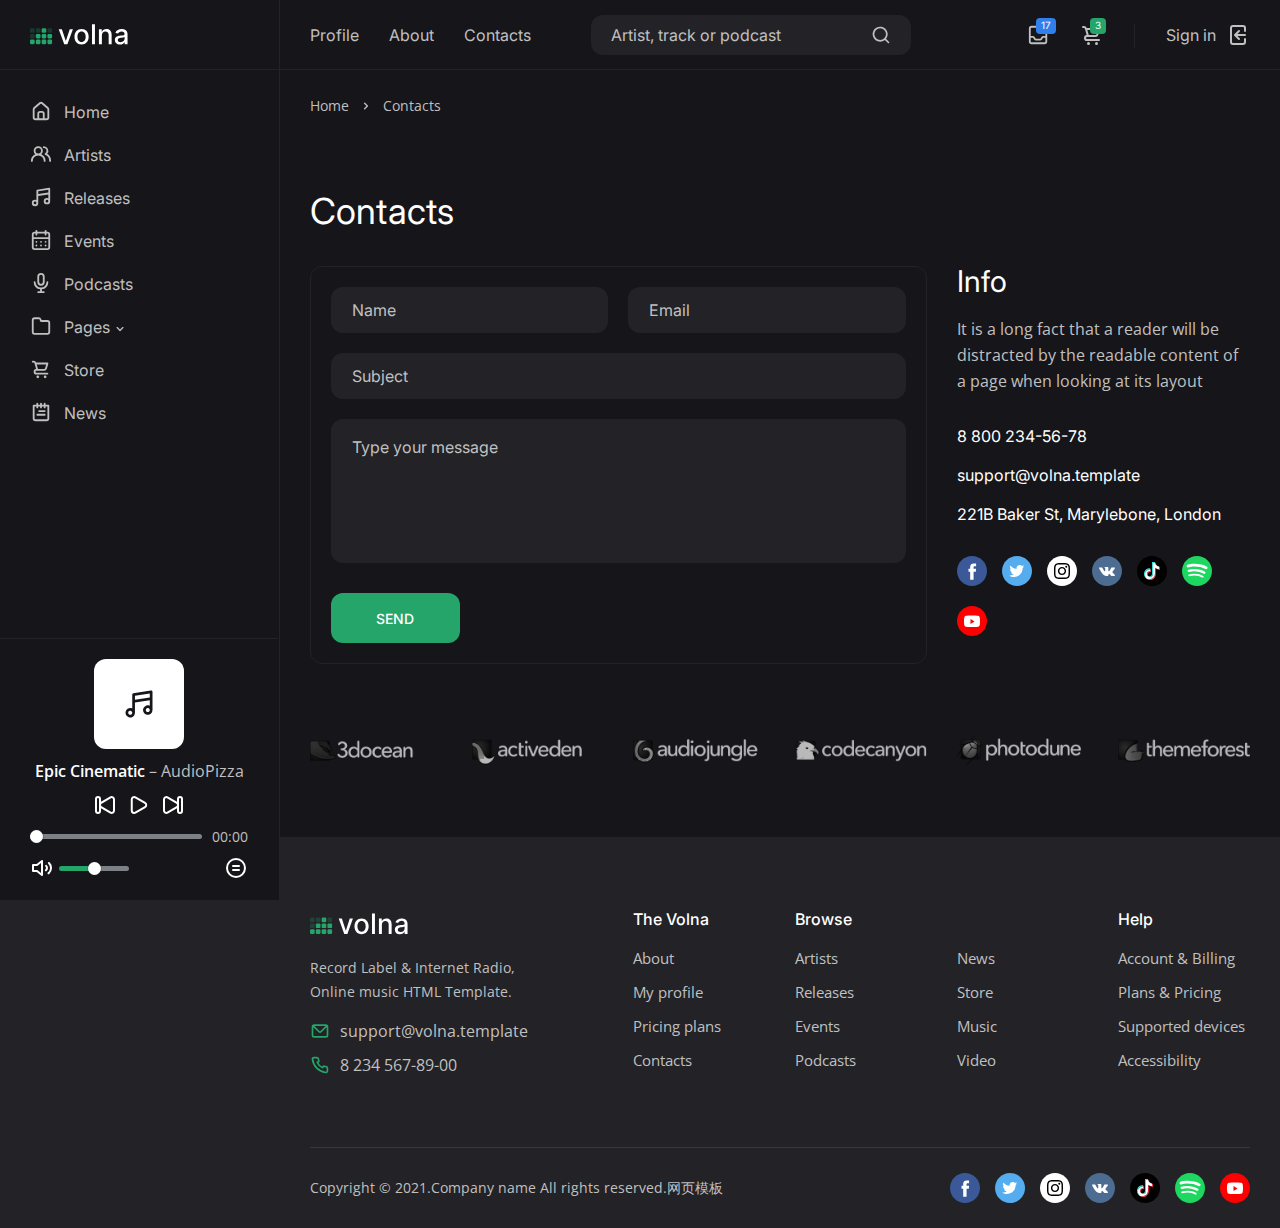
<file: Template Volna By DmitryVolkov/contacts.html>
<!DOCTYPE html>
<html lang="en">
<head>
	<meta charset="utf-8">
	<meta name="viewport" content="width=device-width, initial-scale=1, shrink-to-fit=no">

	<!-- CSS -->
	<link rel="stylesheet" href="css/bootstrap-reboot.min.css">
	<link rel="stylesheet" href="css/bootstrap-grid.min.css">
	<link rel="stylesheet" href="css/owl.carousel.min.css">
	<link rel="stylesheet" href="css/magnific-popup.css">
	<link rel="stylesheet" href="css/select2.min.css">
	<link rel="stylesheet" href="css/paymentfont.min.css">
	<link rel="stylesheet" href="css/slider-radio.css">
	<link rel="stylesheet" href="css/plyr.css">
	<link rel="stylesheet" href="css/main.css">

	<!-- Favicons -->
	<link rel="icon" type="image/png" href="icon/favicon-32x32.png" sizes="32x32">
	<link rel="apple-touch-icon" href="icon/favicon-32x32.png">

	<meta name="description" content="">
	<meta name="keywords" content="">
	<meta name="author" content="Dmitry Volkov">
	<title>Volna – Record label & Music streaming HTML Template</title>

</head>
<body>
	<!-- header -->
	<header class="header">
		<div class="header__content">
			<div class="header__logo">
				<a href="index.html">
					<img src="img/logo.svg" alt="">
				</a>
			</div>

			<nav class="header__nav">
				<a href="profile.html">Profile</a>
				<a href="about.html">About</a>
				<a href="contacts.html">Contacts</a>
			</nav>

			<form action="#" class="header__search">
				<input type="text" placeholder="Artist, track or podcast">
				<button type="button"><svg xmlns="http://www.w3.org/2000/svg" viewBox="0 0 24 24"><path d="M21.71,20.29,18,16.61A9,9,0,1,0,16.61,18l3.68,3.68a1,1,0,0,0,1.42,0A1,1,0,0,0,21.71,20.29ZM11,18a7,7,0,1,1,7-7A7,7,0,0,1,11,18Z"/></svg></button>
				<button type="button" class="close"><svg xmlns="http://www.w3.org/2000/svg" viewBox="0 0 24 24"><path d="M13.41,12l6.3-6.29a1,1,0,1,0-1.42-1.42L12,10.59,5.71,4.29A1,1,0,0,0,4.29,5.71L10.59,12l-6.3,6.29a1,1,0,0,0,0,1.42,1,1,0,0,0,1.42,0L12,13.41l6.29,6.3a1,1,0,0,0,1.42,0,1,1,0,0,0,0-1.42Z"/></svg></button>
			</form>

			<div class="header__actions">
				<div class="header__action header__action--search">
					<button class="header__action-btn" type="button"><svg xmlns="http://www.w3.org/2000/svg" viewBox="0 0 24 24"><path d="M21.71,20.29,18,16.61A9,9,0,1,0,16.61,18l3.68,3.68a1,1,0,0,0,1.42,0A1,1,0,0,0,21.71,20.29ZM11,18a7,7,0,1,1,7-7A7,7,0,0,1,11,18Z"/></svg></button>
				</div>

				<div class="header__action header__action--note">
					<span>17</span>
					<a href="#" class="header__action-btn"><svg xmlns="http://www.w3.org/2000/svg" viewBox="0 0 24 24"><path d="M19.05566,2h-14a3.00328,3.00328,0,0,0-3,3V19a3.00328,3.00328,0,0,0,3,3h14a3.00328,3.00328,0,0,0,3-3V5A3.00328,3.00328,0,0,0,19.05566,2Zm-14,2h14a1.001,1.001,0,0,1,1,1v8H17.59082a1.99687,1.99687,0,0,0-1.66406.89062L14.52051,16H9.59082L8.18457,13.89062A1.99687,1.99687,0,0,0,6.52051,13H4.05566V5A1.001,1.001,0,0,1,5.05566,4Zm14,16h-14a1.001,1.001,0,0,1-1-1V15H6.52051l1.40625,2.10938A1.99687,1.99687,0,0,0,9.59082,18h4.92969a1.99687,1.99687,0,0,0,1.66406-.89062L17.59082,15h2.46484v4A1.001,1.001,0,0,1,19.05566,20Z"/></svg></a>

					<div class="header__drop">
						<a href="#" class="header__all">View all</a>
						<div class="header__note header__note--succ">
							<svg xmlns="http://www.w3.org/2000/svg" viewBox="0 0 24 24"><path d="M14.72,8.79l-4.29,4.3L8.78,11.44a1,1,0,1,0-1.41,1.41l2.35,2.36a1,1,0,0,0,.71.29,1,1,0,0,0,.7-.29l5-5a1,1,0,0,0,0-1.42A1,1,0,0,0,14.72,8.79ZM12,2A10,10,0,1,0,22,12,10,10,0,0,0,12,2Zm0,18a8,8,0,1,1,8-8A8,8,0,0,1,12,20Z"/></svg>
							<p><a href="#modal-info2" class="open-modal">Payment #51</a> was successful!</p>
							<span>1 hour ago</span>
						</div>
						<div class="header__note header__note--fail">
							<svg xmlns="http://www.w3.org/2000/svg" viewBox="0 0 24 24"><path d="M15.71,8.29a1,1,0,0,0-1.42,0L12,10.59,9.71,8.29A1,1,0,0,0,8.29,9.71L10.59,12l-2.3,2.29a1,1,0,0,0,0,1.42,1,1,0,0,0,1.42,0L12,13.41l2.29,2.3a1,1,0,0,0,1.42,0,1,1,0,0,0,0-1.42L13.41,12l2.3-2.29A1,1,0,0,0,15.71,8.29Zm3.36-3.36A10,10,0,1,0,4.93,19.07,10,10,0,1,0,19.07,4.93ZM17.66,17.66A8,8,0,1,1,20,12,7.95,7.95,0,0,1,17.66,17.66Z"/></svg>
							<p><a href="#modal-info3" class="open-modal">Payment #50</a> failed!</p>
							<span>2 hours ago</span>
						</div>
						<div class="header__note header__note--info">
							<svg xmlns="http://www.w3.org/2000/svg" viewBox="0 0 24 24"><path d="M12,2A10,10,0,1,0,22,12,10.01114,10.01114,0,0,0,12,2Zm0,18a8,8,0,1,1,8-8A8.00917,8.00917,0,0,1,12,20Zm0-8.5a1,1,0,0,0-1,1v3a1,1,0,0,0,2,0v-3A1,1,0,0,0,12,11.5Zm0-4a1.25,1.25,0,1,0,1.25,1.25A1.25,1.25,0,0,0,12,7.5Z"/></svg>
							<p><a href="#modal-info4" class="open-modal">Example</a> of notification.</p>
							<span>2 hours ago</span>
						</div>
						<div class="header__note header__note--gift">
							<svg xmlns="http://www.w3.org/2000/svg" viewBox="0 0 24 24"><path d="M18,7h-.35A3.45,3.45,0,0,0,18,5.5a3.49,3.49,0,0,0-6-2.44A3.49,3.49,0,0,0,6,5.5,3.45,3.45,0,0,0,6.35,7H6a3,3,0,0,0-3,3v2a1,1,0,0,0,1,1H5v6a3,3,0,0,0,3,3h8a3,3,0,0,0,3-3V13h1a1,1,0,0,0,1-1V10A3,3,0,0,0,18,7ZM11,20H8a1,1,0,0,1-1-1V13h4Zm0-9H5V10A1,1,0,0,1,6,9h5Zm0-4H9.5A1.5,1.5,0,1,1,11,5.5Zm2-1.5A1.5,1.5,0,1,1,14.5,7H13ZM17,19a1,1,0,0,1-1,1H13V13h4Zm2-8H13V9h5a1,1,0,0,1,1,1Z"/></svg>
							<p><a href="#modal-info5" class="open-modal">You have received a gift!</a></p>
							<span>4 hours ago</span>
						</div>
					</div>
				</div>

				<div class="header__action header__action--cart">
					<span>3</span>
					<a class="header__action-btn" href="cart.html"><svg xmlns="http://www.w3.org/2000/svg" viewBox="0 0 24 24"><path d="M8.5,19A1.5,1.5,0,1,0,10,20.5,1.5,1.5,0,0,0,8.5,19ZM19,16H7a1,1,0,0,1,0-2h8.49121A3.0132,3.0132,0,0,0,18.376,11.82422L19.96143,6.2749A1.00009,1.00009,0,0,0,19,5H6.73907A3.00666,3.00666,0,0,0,3.92139,3H3A1,1,0,0,0,3,5h.92139a1.00459,1.00459,0,0,1,.96142.7251l.15552.54474.00024.00506L6.6792,12.01709A3.00006,3.00006,0,0,0,7,18H19a1,1,0,0,0,0-2ZM17.67432,7l-1.2212,4.27441A1.00458,1.00458,0,0,1,15.49121,12H8.75439l-.25494-.89221L7.32642,7ZM16.5,19A1.5,1.5,0,1,0,18,20.5,1.5,1.5,0,0,0,16.5,19Z"/></svg></a>

					<div class="header__drop">
						<a href="cart.html" class="header__all">Go to cart</a>
						<div class="header__product">
							<img src="img/store/item4.jpg" alt="">
							<p><a href="product.html">Headphones ZR-991</a></p>
							<span>$199</span>
							<button type="button"><svg xmlns="http://www.w3.org/2000/svg" viewBox="0 0 24 24"><path d="M13.41,12l6.3-6.29a1,1,0,1,0-1.42-1.42L12,10.59,5.71,4.29A1,1,0,0,0,4.29,5.71L10.59,12l-6.3,6.29a1,1,0,0,0,0,1.42,1,1,0,0,0,1.42,0L12,13.41l6.29,6.3a1,1,0,0,0,1.42,0,1,1,0,0,0,0-1.42Z"/></svg></button>
						</div>
						<div class="header__product">
							<img src="img/store/item3.jpg" alt="">
							<p><a href="product.html">Music Blank</a></p>
							<span>$3.99</span>
							<button type="button"><svg xmlns="http://www.w3.org/2000/svg" viewBox="0 0 24 24"><path d="M13.41,12l6.3-6.29a1,1,0,1,0-1.42-1.42L12,10.59,5.71,4.29A1,1,0,0,0,4.29,5.71L10.59,12l-6.3,6.29a1,1,0,0,0,0,1.42,1,1,0,0,0,1.42,0L12,13.41l6.29,6.3a1,1,0,0,0,1.42,0,1,1,0,0,0,0-1.42Z"/></svg></button>
						</div>
						<div class="header__product">
							<img src="img/store/item2.jpg" alt="">
							<p><a href="product.html">Microphone R4</a></p>
							<span>$799</span>
							<button type="button"><svg xmlns="http://www.w3.org/2000/svg" viewBox="0 0 24 24"><path d="M13.41,12l6.3-6.29a1,1,0,1,0-1.42-1.42L12,10.59,5.71,4.29A1,1,0,0,0,4.29,5.71L10.59,12l-6.3,6.29a1,1,0,0,0,0,1.42,1,1,0,0,0,1.42,0L12,13.41l6.29,6.3a1,1,0,0,0,1.42,0,1,1,0,0,0,0-1.42Z"/></svg></button>
						</div>
					</div>
				</div>

				<div class="header__action header__action--signin">
					<a class="header__action-btn" href="signin.html">
						<span>Sign in</span>
						<svg xmlns="http://www.w3.org/2000/svg" viewBox="0 0 24 24"><path d="M20,12a1,1,0,0,0-1-1H11.41l2.3-2.29a1,1,0,1,0-1.42-1.42l-4,4a1,1,0,0,0-.21.33,1,1,0,0,0,0,.76,1,1,0,0,0,.21.33l4,4a1,1,0,0,0,1.42,0,1,1,0,0,0,0-1.42L11.41,13H19A1,1,0,0,0,20,12ZM17,2H7A3,3,0,0,0,4,5V19a3,3,0,0,0,3,3H17a3,3,0,0,0,3-3V16a1,1,0,0,0-2,0v3a1,1,0,0,1-1,1H7a1,1,0,0,1-1-1V5A1,1,0,0,1,7,4H17a1,1,0,0,1,1,1V8a1,1,0,0,0,2,0V5A3,3,0,0,0,17,2Z"/></svg>
					</a>
				</div>
			</div>

			<button class="header__btn" type="button">
				<span></span>
				<span></span>
				<span></span>
			</button>
		</div>
	</header>
	<!-- end header -->

	<!-- sidebar -->
	<div class="sidebar">
		<!-- sidebar logo -->
		<div class="sidebar__logo">
			<img src="img/logo.svg" alt="">
		</div>
		<!-- end sidebar logo -->

		<!-- sidebar nav -->
		<ul class="sidebar__nav">
			<li class="sidebar__nav-item">
				<a href="index.html" class="sidebar__nav-link"><svg xmlns="http://www.w3.org/2000/svg" viewBox="0 0 24 24"><path d="M20,8h0L14,2.74a3,3,0,0,0-4,0L4,8a3,3,0,0,0-1,2.26V19a3,3,0,0,0,3,3H18a3,3,0,0,0,3-3V10.25A3,3,0,0,0,20,8ZM14,20H10V15a1,1,0,0,1,1-1h2a1,1,0,0,1,1,1Zm5-1a1,1,0,0,1-1,1H16V15a3,3,0,0,0-3-3H11a3,3,0,0,0-3,3v5H6a1,1,0,0,1-1-1V10.25a1,1,0,0,1,.34-.75l6-5.25a1,1,0,0,1,1.32,0l6,5.25a1,1,0,0,1,.34.75Z"></path></svg> <span>Home</span></a>
			</li>

			<li class="sidebar__nav-item">
				<a href="artists.html" class="sidebar__nav-link"><svg xmlns="http://www.w3.org/2000/svg" viewBox="0 0 24 24"><path d="M12.3,12.22A4.92,4.92,0,0,0,14,8.5a5,5,0,0,0-10,0,4.92,4.92,0,0,0,1.7,3.72A8,8,0,0,0,1,19.5a1,1,0,0,0,2,0,6,6,0,0,1,12,0,1,1,0,0,0,2,0A8,8,0,0,0,12.3,12.22ZM9,11.5a3,3,0,1,1,3-3A3,3,0,0,1,9,11.5Zm9.74.32A5,5,0,0,0,15,3.5a1,1,0,0,0,0,2,3,3,0,0,1,3,3,3,3,0,0,1-1.5,2.59,1,1,0,0,0-.5.84,1,1,0,0,0,.45.86l.39.26.13.07a7,7,0,0,1,4,6.38,1,1,0,0,0,2,0A9,9,0,0,0,18.74,11.82Z"/></svg> <span>Artists</span></a>
			</li>

			<li class="sidebar__nav-item">
				<a href="releases.html" class="sidebar__nav-link"><svg xmlns="http://www.w3.org/2000/svg" viewBox="0 0 24 24"><path d="M21.65,2.24a1,1,0,0,0-.8-.23l-13,2A1,1,0,0,0,7,5V15.35A3.45,3.45,0,0,0,5.5,15,3.5,3.5,0,1,0,9,18.5V10.86L20,9.17v4.18A3.45,3.45,0,0,0,18.5,13,3.5,3.5,0,1,0,22,16.5V3A1,1,0,0,0,21.65,2.24ZM5.5,20A1.5,1.5,0,1,1,7,18.5,1.5,1.5,0,0,1,5.5,20Zm13-2A1.5,1.5,0,1,1,20,16.5,1.5,1.5,0,0,1,18.5,18ZM20,7.14,9,8.83v-3L20,4.17Z"/></svg> <span>Releases</span></a>
			</li>

			<li class="sidebar__nav-item">
				<a href="events.html" class="sidebar__nav-link"><svg xmlns="http://www.w3.org/2000/svg" viewBox="0 0 24 24"><path d="M12,19a1,1,0,1,0-1-1A1,1,0,0,0,12,19Zm5,0a1,1,0,1,0-1-1A1,1,0,0,0,17,19Zm0-4a1,1,0,1,0-1-1A1,1,0,0,0,17,15Zm-5,0a1,1,0,1,0-1-1A1,1,0,0,0,12,15ZM19,3H18V2a1,1,0,0,0-2,0V3H8V2A1,1,0,0,0,6,2V3H5A3,3,0,0,0,2,6V20a3,3,0,0,0,3,3H19a3,3,0,0,0,3-3V6A3,3,0,0,0,19,3Zm1,17a1,1,0,0,1-1,1H5a1,1,0,0,1-1-1V11H20ZM20,9H4V6A1,1,0,0,1,5,5H6V6A1,1,0,0,0,8,6V5h8V6a1,1,0,0,0,2,0V5h1a1,1,0,0,1,1,1ZM7,15a1,1,0,1,0-1-1A1,1,0,0,0,7,15Zm0,4a1,1,0,1,0-1-1A1,1,0,0,0,7,19Z"/></svg> <span>Events</span></a>
			</li>

			<li class="sidebar__nav-item">
				<a href="podcasts.html" class="sidebar__nav-link"><svg xmlns="http://www.w3.org/2000/svg" viewBox="0 0 24 24"><path d="M12,15a4,4,0,0,0,4-4V5A4,4,0,0,0,8,5v6A4,4,0,0,0,12,15ZM10,5a2,2,0,0,1,4,0v6a2,2,0,0,1-4,0Zm10,6a1,1,0,0,0-2,0A6,6,0,0,1,6,11a1,1,0,0,0-2,0,8,8,0,0,0,7,7.93V21H9a1,1,0,0,0,0,2h6a1,1,0,0,0,0-2H13V18.93A8,8,0,0,0,20,11Z"/></svg> <span>Podcasts</span></a>
			</li>

			<!-- collapse -->
			<li class="sidebar__nav-item">
				<a class="sidebar__nav-link" data-toggle="collapse" href="#collapseMenu1" role="button" aria-expanded="false" aria-controls="collapseMenu1"><svg xmlns="http://www.w3.org/2000/svg" viewBox="0 0 24 24"><path d="M19,5.5H12.72l-.32-1a3,3,0,0,0-2.84-2H5a3,3,0,0,0-3,3v13a3,3,0,0,0,3,3H19a3,3,0,0,0,3-3V8.5A3,3,0,0,0,19,5.5Zm1,13a1,1,0,0,1-1,1H5a1,1,0,0,1-1-1V5.5a1,1,0,0,1,1-1H9.56a1,1,0,0,1,.95.68l.54,1.64A1,1,0,0,0,12,7.5h7a1,1,0,0,1,1,1Z"/></svg> <span>Pages</span> <svg xmlns="http://www.w3.org/2000/svg" viewBox="0 0 24 24"><path d="M17,9.17a1,1,0,0,0-1.41,0L12,12.71,8.46,9.17a1,1,0,0,0-1.41,0,1,1,0,0,0,0,1.42l4.24,4.24a1,1,0,0,0,1.42,0L17,10.59A1,1,0,0,0,17,9.17Z"/></svg></a>

				<div class="collapse" id="collapseMenu1">
					<ul class="sidebar__menu sidebar__menu--scroll">
						<li><a href="artist.html">Artist</a></li>
						<li><a href="event.html">Event</a></li>
						<li><a href="release.html">Release</a></li>
						<li><a href="product.html">Product</a></li>
						<li><a href="article.html">Article</a></li>
						<li><a href="cart.html">Cart</a></li>
						<li><a href="profile.html">Profile</a></li>
						<li><a href="about.html">About</a></li>
						<li><a href="contacts.html">Contacts</a></li>
						<li><a href="pricing.html">Pricing plans</a></li>
						<li><a href="privacy.html">Privacy policy</a></li>
						<li><a href="signin.html">Sign in</a></li>
						<li><a href="signup.html">Sign up</a></li>
						<li><a href="forgot.html">Forgot password</a></li>
						<li><a href="404.html">404 Page</a></li>
					</ul>
				</div>
			</li>
			<!-- end collapse -->

			<li class="sidebar__nav-item">
				<a href="store.html" class="sidebar__nav-link"><svg xmlns="http://www.w3.org/2000/svg" viewBox="0 0 24 24"><path d="M8.5,19A1.5,1.5,0,1,0,10,20.5,1.5,1.5,0,0,0,8.5,19ZM19,16H7a1,1,0,0,1,0-2h8.49121A3.0132,3.0132,0,0,0,18.376,11.82422L19.96143,6.2749A1.00009,1.00009,0,0,0,19,5H6.73907A3.00666,3.00666,0,0,0,3.92139,3H3A1,1,0,0,0,3,5h.92139a1.00459,1.00459,0,0,1,.96142.7251l.15552.54474.00024.00506L6.6792,12.01709A3.00006,3.00006,0,0,0,7,18H19a1,1,0,0,0,0-2ZM17.67432,7l-1.2212,4.27441A1.00458,1.00458,0,0,1,15.49121,12H8.75439l-.25494-.89221L7.32642,7ZM16.5,19A1.5,1.5,0,1,0,18,20.5,1.5,1.5,0,0,0,16.5,19Z"/></svg> <span>Store</span></a>
			</li>

			<li class="sidebar__nav-item">
				<a href="news.html" class="sidebar__nav-link"><svg xmlns="http://www.w3.org/2000/svg" viewBox="0 0 24 24"><path d="M16,14H8a1,1,0,0,0,0,2h8a1,1,0,0,0,0-2Zm0-4H10a1,1,0,0,0,0,2h6a1,1,0,0,0,0-2Zm4-6H17V3a1,1,0,0,0-2,0V4H13V3a1,1,0,0,0-2,0V4H9V3A1,1,0,0,0,7,3V4H4A1,1,0,0,0,3,5V19a3,3,0,0,0,3,3H18a3,3,0,0,0,3-3V5A1,1,0,0,0,20,4ZM19,19a1,1,0,0,1-1,1H6a1,1,0,0,1-1-1V6H7V7A1,1,0,0,0,9,7V6h2V7a1,1,0,0,0,2,0V6h2V7a1,1,0,0,0,2,0V6h2Z"/></svg> <span>News</span></a>
			</li>
		</ul>
		<!-- end sidebar nav -->
	</div>
	<!-- end sidebar -->

	<!-- player -->
	<div class="player">
		<div class="player__cover">
			<img src="img/covers/cover.svg" alt="">
		</div>

		<div class="player__content">
			<span class="player__track"><b class="player__title">Epic Cinematic</b> – <span class="player__artist">AudioPizza</span></span>
			<audio src="https://dmitryvolkov.me/demo/blast2.0/audio/12071151_epic-cinematic-trailer_by_audiopizza_preview.mp3" id="audio" controls></audio>
		</div>
	</div>

	<button class="player__btn" type="button"><svg xmlns="http://www.w3.org/2000/svg" viewBox="0 0 24 24"><path d="M21.65,2.24a1,1,0,0,0-.8-.23l-13,2A1,1,0,0,0,7,5V15.35A3.45,3.45,0,0,0,5.5,15,3.5,3.5,0,1,0,9,18.5V10.86L20,9.17v4.18A3.45,3.45,0,0,0,18.5,13,3.5,3.5,0,1,0,22,16.5V3A1,1,0,0,0,21.65,2.24ZM5.5,20A1.5,1.5,0,1,1,7,18.5,1.5,1.5,0,0,1,5.5,20Zm13-2A1.5,1.5,0,1,1,20,16.5,1.5,1.5,0,0,1,18.5,18ZM20,7.14,9,8.83v-3L20,4.17Z"/></svg> Player</button>
	<!-- end player -->

	<!-- main content -->
	<main class="main">
		<div class="container-fluid">
			<div class="row row--grid">
				<!-- breadcrumb -->
				<div class="col-12">
					<ul class="breadcrumb">
						<li class="breadcrumb__item"><a href="index.html">Home</a></li>
						<li class="breadcrumb__item breadcrumb__item--active">Contacts</li>
					</ul>
				</div>
				<!-- end breadcrumb -->

				<!-- title -->
				<div class="col-12">
					<div class="main__title main__title--page">
						<h1>Contacts</h1>
					</div>
				</div>
				<!-- end title -->
			</div>

			<div class="row row--grid">
				<div class="col-12 col-lg-7 col-xl-8">
					<form action="#" class="sign__form sign__form--contacts">
						<div class="row">
							<div class="col-12 col-md-6">
								<div class="sign__group">
									<input type="text" name="name" class="sign__input" placeholder="Name">
								</div>
							</div>

							<div class="col-12 col-md-6">
								<div class="sign__group">
									<input type="text" name="email" class="sign__input" placeholder="Email">
								</div>
							</div>

							<div class="col-12">
								<div class="sign__group">
									<input type="text" name="subject" class="sign__input" placeholder="Subject">
								</div>
							</div>

							<div class="col-12">
								<div class="sign__group">
									<textarea name="text" class="sign__textarea" placeholder="Type your message"></textarea>
								</div>
							</div>

							<div class="col-12 col-xl-3">
								<button type="button" class="sign__btn">Send</button>
							</div>
						</div>
					</form>	
				</div>

				<div class="col-12 col-md-6 col-lg-5 col-xl-4">
					<div class="main__title main__title--sidebar">
						<h2>Info</h2>
						<p>It is a long fact that a reader will be distracted by the readable content of a page when looking at its layout</p>
					</div>
					<ul class="contacts__list">
						<li><a href="tel:88002345678">8 800 234-56-78</a></li>
						<li><a href="mailto:support@volna.template">support@volna.template</a></li>
						<li><a href="https://maps.google.com/maps?q=221B+Baker+Street,+London,+United+Kingdom&amp;hl=en&amp;t=v&amp;hnear=221B+Baker+St,+London+NW1+6XE,+United+Kingdom" class="open-map">221B Baker St, Marylebone, London</a></li>
					</ul>
					<div class="contacts__social">
						<a href="#" target="_blank"><svg width="30" height="30" viewBox="0 0 30 30" fill="none" xmlns="http://www.w3.org/2000/svg"><path d="M0 15C0 6.71573 6.71573 0 15 0C23.2843 0 30 6.71573 30 15C30 23.2843 23.2843 30 15 30C6.71573 30 0 23.2843 0 15Z" fill="#3B5998"/><path d="M16.5634 23.8197V15.6589H18.8161L19.1147 12.8466H16.5634L16.5672 11.4391C16.5672 10.7056 16.6369 10.3126 17.6904 10.3126H19.0987V7.5H16.8457C14.1394 7.5 13.1869 8.86425 13.1869 11.1585V12.8469H11.4999V15.6592H13.1869V23.8197H16.5634Z" fill="white"/></svg></a>
						<a href="#" target="_blank"><svg width="30" height="30" viewBox="0 0 30 30" fill="none" xmlns="http://www.w3.org/2000/svg"><path d="M0 15C0 6.71573 6.71573 0 15 0C23.2843 0 30 6.71573 30 15C30 23.2843 23.2843 30 15 30C6.71573 30 0 23.2843 0 15Z" fill="#55ACEE"/><path d="M14.5508 12.1922L14.5822 12.7112L14.0576 12.6477C12.148 12.404 10.4798 11.5778 9.06334 10.1902L8.37085 9.50169L8.19248 10.0101C7.81477 11.1435 8.05609 12.3405 8.843 13.1455C9.26269 13.5904 9.16826 13.654 8.4443 13.3891C8.19248 13.3044 7.97215 13.2408 7.95116 13.2726C7.87772 13.3468 8.12953 14.3107 8.32888 14.692C8.60168 15.2217 9.15777 15.7407 9.76631 16.0479L10.2804 16.2915L9.67188 16.3021C9.08432 16.3021 9.06334 16.3127 9.12629 16.5351C9.33613 17.2236 10.165 17.9545 11.0883 18.2723L11.7388 18.4947L11.1723 18.8337C10.3329 19.321 9.34663 19.5964 8.36036 19.6175C7.88821 19.6281 7.5 19.6705 7.5 19.7023C7.5 19.8082 8.78005 20.4014 9.52499 20.6344C11.7598 21.3229 14.4144 21.0264 16.4079 19.8506C17.8243 19.0138 19.2408 17.3507 19.9018 15.7407C20.2585 14.8827 20.6152 13.315 20.6152 12.5629C20.6152 12.0757 20.6467 12.0121 21.2343 11.4295C21.5805 11.0906 21.9058 10.7198 21.9687 10.6139C22.0737 10.4126 22.0632 10.4126 21.5281 10.5927C20.6362 10.9105 20.5103 10.8681 20.951 10.3915C21.2762 10.0525 21.6645 9.43813 21.6645 9.25806C21.6645 9.22628 21.5071 9.27924 21.3287 9.37458C21.1398 9.4805 20.7202 9.63939 20.4054 9.73472L19.8388 9.91479L19.3247 9.56524C19.0414 9.37458 18.6427 9.16273 18.4329 9.09917C17.8978 8.95087 17.0794 8.97206 16.5967 9.14154C15.2852 9.6182 14.4563 10.8469 14.5508 12.1922Z" fill="white"/></svg></a>
						<a href="https://www.instagram.com/volkov_des1gn/" target="_blank"><svg width="30" height="30" viewBox="0 0 30 30" fill="none" xmlns="http://www.w3.org/2000/svg"><path d="M0 15C0 6.71573 6.71573 0 15 0C23.2843 0 30 6.71573 30 15C30 23.2843 23.2843 30 15 30C6.71573 30 0 23.2843 0 15Z" fill="white"></path><mask x="0" y="0" width="30" height="30"><path fill-rule="evenodd" clip-rule="evenodd" d="M0 15C0 6.71573 6.71573 0 15 0C23.2843 0 30 6.71573 30 15C30 23.2843 23.2843 30 15 30C6.71573 30 0 23.2843 0 15Z" fill="white"></path></mask><g><path fill-rule="evenodd" clip-rule="evenodd" d="M14.9984 7C12.8279 7 12.5552 7.00949 11.7022 7.04834C10.8505 7.08734 10.2692 7.22217 9.76048 7.42001C9.23431 7.62433 8.78797 7.89767 8.3433 8.3425C7.8983 8.78717 7.62496 9.23352 7.41996 9.75952C7.22162 10.2684 7.08662 10.8499 7.04829 11.7012C7.01012 12.5546 7.00012 12.8274 7.00012 15.0001C7.00012 17.1728 7.00979 17.4446 7.04846 18.2979C7.08762 19.1496 7.22246 19.731 7.42013 20.2396C7.62463 20.7658 7.89796 21.2122 8.3428 21.6568C8.78731 22.1018 9.23365 22.3758 9.75948 22.5802C10.2685 22.778 10.85 22.9128 11.7015 22.9518C12.5548 22.9907 12.8273 23.0002 14.9999 23.0002C17.1727 23.0002 17.4446 22.9907 18.2979 22.9518C19.1496 22.9128 19.7316 22.778 20.2406 22.5802C20.7666 22.3758 21.2123 22.1018 21.6568 21.6568C22.1018 21.2122 22.3751 20.7658 22.5801 20.2398C22.7768 19.731 22.9118 19.1495 22.9518 18.2981C22.9901 17.4448 23.0001 17.1728 23.0001 15.0001C23.0001 12.8274 22.9901 12.5547 22.9518 11.7014C22.9118 10.8497 22.7768 10.2684 22.5801 9.7597C22.3751 9.23352 22.1018 8.78717 21.6568 8.3425C21.2118 7.89752 20.7668 7.62418 20.2401 7.42001C19.7301 7.22217 19.1484 7.08734 18.2967 7.04834C17.4434 7.00949 17.1717 7 14.9984 7ZM14.5903 8.44156L14.7343 8.44165L15.0009 8.44171C17.1369 8.44171 17.3901 8.44937 18.2336 8.4877C19.0136 8.52338 19.437 8.65369 19.719 8.76321C20.0923 8.9082 20.3585 9.08154 20.6383 9.36154C20.9183 9.64154 21.0916 9.9082 21.237 10.2816C21.3465 10.5632 21.477 10.9866 21.5125 11.7666C21.5508 12.6099 21.5591 12.8633 21.5591 14.9983C21.5591 17.1333 21.5508 17.3866 21.5125 18.23C21.4768 19.01 21.3465 19.4333 21.237 19.715C21.092 20.0883 20.9183 20.3542 20.6383 20.634C20.3583 20.914 20.0925 21.0873 19.719 21.2323C19.4373 21.3423 19.0136 21.4723 18.2336 21.508C17.3903 21.5463 17.1369 21.5547 15.0009 21.5547C12.8647 21.5547 12.6115 21.5463 11.7682 21.508C10.9882 21.472 10.5649 21.3417 10.2827 21.2322C9.90935 21.0872 9.64268 20.9138 9.36268 20.6338C9.08268 20.3538 8.90934 20.0878 8.76401 19.7143C8.65451 19.4326 8.52401 19.0093 8.48851 18.2293C8.45017 17.386 8.4425 17.1326 8.4425 14.9963C8.4425 12.8599 8.45017 12.6079 8.48851 11.7646C8.52417 10.9846 8.65451 10.5612 8.76401 10.2792C8.90901 9.90588 9.08268 9.63922 9.36268 9.35919C9.64268 9.07919 9.90935 8.90588 10.2827 8.76053C10.5647 8.65054 10.9882 8.52054 11.7682 8.48471C12.5062 8.45135 12.7922 8.44138 14.2832 8.4397V8.44171C14.3803 8.44156 14.4825 8.44153 14.5903 8.44156ZM18.3113 10.7296C18.3113 10.1994 18.7413 9.76987 19.2713 9.76987V9.76953C19.8013 9.76953 20.2313 10.1995 20.2313 10.7296C20.2313 11.2596 19.8013 11.6895 19.2713 11.6895C18.7413 11.6895 18.3113 11.2596 18.3113 10.7296ZM15.0011 10.8916C12.7323 10.8916 10.8928 12.7311 10.8928 15C10.8928 17.2688 12.7323 19.1075 15.0011 19.1075C17.27 19.1075 19.1088 17.2688 19.1088 15C19.1088 12.7311 17.2698 10.8916 15.0011 10.8916ZM17.6678 14.9999C17.6678 13.5271 16.4738 12.3333 15.0011 12.3333C13.5283 12.3333 12.3344 13.5271 12.3344 14.9999C12.3344 16.4726 13.5283 17.6666 15.0011 17.6666C16.4738 17.6666 17.6678 16.4726 17.6678 14.9999Z" fill="black"></path></g></svg></a>
						<a href="#" target="_blank"><svg width="30" height="30" viewBox="0 0 30 30" fill="none" xmlns="http://www.w3.org/2000/svg"><path d="M0 15C0 6.71573 6.71573 0 15 0C23.2843 0 30 6.71573 30 15C30 23.2843 23.2843 30 15 30C6.71573 30 0 23.2843 0 15Z" fill="#4C6C91"/><path d="M15.7848 19.9226C15.7848 19.9226 16.0736 19.8911 16.2215 19.7351C16.3568 19.5922 16.3521 19.3226 16.3521 19.3226C16.3521 19.3226 16.3341 18.0636 16.9297 17.8777C17.5166 17.6949 18.2702 19.0952 19.07 19.6337C19.6741 20.0408 20.1327 19.9517 20.1327 19.9517L22.2699 19.9226C22.2699 19.9226 23.3874 19.855 22.8576 18.9923C22.8137 18.9216 22.5485 18.354 21.269 17.1879C19.9284 15.9673 20.1084 16.1647 21.7221 14.053C22.705 12.7672 23.0978 11.9821 22.975 11.6464C22.8584 11.3253 22.1353 11.4106 22.1353 11.4106L19.7297 11.4252C19.7297 11.4252 19.5513 11.4014 19.419 11.4789C19.2899 11.555 19.2061 11.7324 19.2061 11.7324C19.2061 11.7324 18.8258 12.7272 18.3179 13.5737C17.2466 15.3589 16.8185 15.4534 16.6433 15.3428C16.2355 15.0839 16.3373 14.3042 16.3373 13.7504C16.3373 12.0197 16.6049 11.2984 15.8169 11.1118C15.5555 11.0495 15.363 11.0088 14.6939 11.0019C13.8354 10.9935 13.1092 11.005 12.6976 11.2024C12.4237 11.3338 12.2124 11.6272 12.3415 11.6441C12.5004 11.6648 12.8604 11.7394 13.0513 11.9944C13.2978 12.3239 13.2892 13.0629 13.2892 13.0629C13.2892 13.0629 13.4308 15.1 12.9582 15.3528C12.6342 15.5264 12.1897 15.1723 11.2342 13.5522C10.7451 12.7226 10.3757 11.8054 10.3757 11.8054C10.3757 11.8054 10.3045 11.6341 10.177 11.5419C10.0228 11.4306 9.80759 11.396 9.80759 11.396L7.52173 11.4106C7.52173 11.4106 7.17818 11.4198 7.05219 11.5665C6.94029 11.6963 7.04358 11.966 7.04358 11.966C7.04358 11.966 8.8333 16.0764 10.8601 18.1481C12.7187 20.047 14.8285 19.9226 14.8285 19.9226H15.7848Z" fill="white"/></svg></a>
						<a href="#" target="_blank"><svg width="30" height="30" viewBox="0 0 30 30" fill="none" xmlns="http://www.w3.org/2000/svg"><path d="M0 15C0 6.71573 6.71573 0 15 0C23.2843 0 30 6.71573 30 15C30 23.2843 23.2843 30 15 30C6.71573 30 0 23.2843 0 15Z" fill="#010101"/><path d="M13.2143 13.1245V12.4195C12.9696 12.3808 12.7224 12.3595 12.4747 12.356C10.0763 12.3509 7.95291 13.9051 7.23271 16.1928C6.51252 18.4805 7.36263 20.9708 9.33138 22.3405C7.85664 20.7622 7.44716 18.4646 8.28583 16.474C9.1245 14.4834 11.0547 13.1716 13.2143 13.1245Z" fill="#25F4EE"/><path d="M13.3472 21.1097C14.6881 21.1079 15.7904 20.0515 15.8491 18.7118V6.75693H18.0332C17.9886 6.50713 17.9673 6.25373 17.9696 6H14.9824V17.9433C14.9327 19.2898 13.8279 20.3564 12.4804 20.3586C12.0778 20.3552 11.6817 20.2561 11.3248 20.0697C11.794 20.7197 12.5456 21.1062 13.3472 21.1097Z" fill="#25F4EE"/><path d="M22.1125 10.8133V10.1489C21.3087 10.1491 20.5227 9.91193 19.8533 9.46704C20.4401 10.1493 21.2332 10.6219 22.1125 10.8133Z" fill="#25F4EE"/><path d="M19.8534 9.46693C19.1939 8.71597 18.8304 7.75063 18.8306 6.75122H18.0333C18.2414 7.86795 18.8996 8.84996 19.8534 9.46693Z" fill="#FE2C55"/><path d="M12.4747 15.343C11.324 15.3489 10.325 16.1372 10.0517 17.2551C9.77836 18.3729 10.3009 19.5333 11.3191 20.0695C10.7674 19.3078 10.6895 18.301 11.1174 17.4635C11.5453 16.626 12.4067 16.0992 13.3472 16.0999C13.598 16.103 13.8471 16.1419 14.0868 16.2155V13.1762C13.842 13.1395 13.5948 13.1202 13.3472 13.1184H13.2143V15.4296C12.9733 15.365 12.7242 15.3358 12.4747 15.343Z" fill="#FE2C55"/><path d="M22.1125 10.813V13.1242C20.6245 13.1214 19.1751 12.6503 17.9696 11.7779V17.8507C17.9632 20.881 15.5049 23.3341 12.4746 23.3341C11.3493 23.3361 10.251 22.9889 9.33136 22.3403C10.8662 23.991 13.2547 24.5344 15.3525 23.71C17.4504 22.8857 18.8301 20.8616 18.8306 18.6076V12.5522C20.0401 13.4189 21.4913 13.8838 22.9792 13.8812V10.9054C22.6879 10.9045 22.3975 10.8735 22.1125 10.813Z" fill="#FE2C55"/><path d="M17.9696 17.851V11.7782C19.1787 12.6456 20.6301 13.1105 22.1182 13.1071V10.7959C21.2391 10.6102 20.4441 10.1438 19.8532 9.46693C18.8994 8.84996 18.2413 7.86795 18.0331 6.75122H15.849V18.7119C15.8053 19.779 15.0906 20.7013 14.0682 21.01C13.0458 21.3186 11.9401 20.9459 11.3132 20.0813C10.295 19.5451 9.77243 18.3847 10.0457 17.2669C10.319 16.1491 11.3181 15.3607 12.4688 15.3548C12.7197 15.357 12.9688 15.396 13.2084 15.4704V13.1591C11.0368 13.1959 9.09197 14.5124 8.25091 16.5149C7.40985 18.5174 7.83142 20.8277 9.32553 22.4041C10.2543 23.0313 11.3541 23.3562 12.4746 23.3344C15.5049 23.3344 17.9632 20.8812 17.9696 17.851Z" fill="white"/></svg></a>
						<a href="#" target="_blank"><svg width="30" height="30" viewBox="0 0 30 30" fill="none" xmlns="http://www.w3.org/2000/svg"><path d="M14.9999 0C6.71586 0 0 6.71569 0 14.9997C0 23.2847 6.71586 30 14.9999 30C23.2843 30 30 23.2847 30 14.9997C30 6.71569 23.2843 0 14.9999 0" fill="#1ED760"/><path d="M21.5494 21.3091C21.2839 21.7445 20.717 21.8809 20.2832 21.6156C16.814 19.4952 12.4472 19.0164 7.30464 20.191C6.80908 20.3046 6.31511 19.9941 6.2022 19.4987C6.08859 19.0032 6.39803 18.5092 6.89464 18.3961C12.5224 17.1097 17.3497 17.6633 21.2438 20.0428C21.678 20.308 21.8147 20.8751 21.5494 21.3091" fill="white"/><path d="M23.3571 17.2862C23.023 17.8283 22.3141 17.9984 21.7727 17.6655C17.8025 15.2251 11.7482 14.518 7.05106 15.9438C6.44207 16.1278 5.79867 15.7845 5.6136 15.1764C5.43013 14.5674 5.77361 13.9252 6.38173 13.74C11.7475 12.1117 18.4181 12.9003 22.9781 15.7027C23.5196 16.0361 23.69 16.7453 23.3571 17.2862" fill="white"/><path d="M23.5131 13.0974C18.7508 10.2692 10.8956 10.0092 6.34947 11.389C5.61927 11.6105 4.84726 11.1984 4.62621 10.4684C4.40498 9.73787 4.81656 8.96639 5.54711 8.74445C10.7659 7.16039 19.4411 7.4663 24.9235 10.7207C25.5803 11.1106 25.7956 11.9586 25.4064 12.6142C25.0169 13.2708 24.1681 13.4873 23.5131 13.0974" fill="white"/></svg></a>
						<a href="#" target="_blank"><svg width="30" height="30" viewBox="0 0 30 30" fill="none" xmlns="http://www.w3.org/2000/svg"><path d="M0 15C0 6.71573 6.71573 0 15 0C23.2843 0 30 6.71573 30 15C30 23.2843 23.2843 30 15 30C6.71573 30 0 23.2843 0 15Z" fill="#FF0000"/><path d="M22.6656 11.2958C22.4816 10.5889 21.9395 10.0322 21.251 9.84333C20.0034 9.5 15 9.5 15 9.5C15 9.5 9.99664 9.5 8.74891 9.84333C8.06045 10.0322 7.51827 10.5889 7.33427 11.2958C7 12.5769 7 15.25 7 15.25C7 15.25 7 17.923 7.33427 19.2042C7.51827 19.9111 8.06045 20.4678 8.74891 20.6568C9.99664 21 15 21 15 21C15 21 20.0034 21 21.251 20.6568C21.9395 20.4678 22.4816 19.9111 22.6656 19.2042C23 17.923 23 15.25 23 15.25C23 15.25 23 12.5769 22.6656 11.2958" fill="white"/><path d="M13.5 18V13L17.5 15.5001L13.5 18Z" fill="#FF0000"/></svg></a>
					</div>
				</div>
			</div>

			<!-- partners -->
			<div class="row">
				<div class="col-12">
					<div class="partners owl-carousel">
						<a href="#" class="partners__img">
							<img src="img/partners/3docean-light-background.png" alt="">
						</a>

						<a href="#" class="partners__img">
							<img src="img/partners/activeden-light-background.png" alt="">
						</a>

						<a href="#" class="partners__img">
							<img src="img/partners/audiojungle-light-background.png" alt="">
						</a>

						<a href="#" class="partners__img">
							<img src="img/partners/codecanyon-light-background.png" alt="">
						</a>

						<a href="#" class="partners__img">
							<img src="img/partners/photodune-light-background.png" alt="">
						</a>

						<a href="#" class="partners__img">
							<img src="img/partners/themeforest-light-background.png" alt="">
						</a>
					</div>
				</div>
			</div>
			<!-- end partners -->
		</div>
	</main>
	<!-- end main content -->

	<!-- footer -->
	<footer class="footer">
		<div class="container-fluid">
			<div class="row">
				<div class="col-12 col-sm-8 col-md-6 col-lg-6 col-xl-4 order-4 order-md-1 order-lg-4 order-xl-1">
					<div class="footer__logo">
						<img src="img/logo.svg" alt="">
					</div> 
					<p class="footer__tagline">Record Label & Internet Radio,<br> Online music HTML Template.</p>
					<div class="footer__links">
						<a href="mailto:support@volna.template"><svg xmlns="http://www.w3.org/2000/svg" viewBox="0 0 24 24"><path d="M19,4H5A3,3,0,0,0,2,7V17a3,3,0,0,0,3,3H19a3,3,0,0,0,3-3V7A3,3,0,0,0,19,4Zm-.41,2-5.88,5.88a1,1,0,0,1-1.42,0L5.41,6ZM20,17a1,1,0,0,1-1,1H5a1,1,0,0,1-1-1V7.41l5.88,5.88a3,3,0,0,0,4.24,0L20,7.41Z"/></svg> support@volna.template</a>
						<a href="tel:82345678900"><svg xmlns="http://www.w3.org/2000/svg" viewBox="0 0 24 24"><path d="M19.44,13c-.22,0-.45-.07-.67-.12a9.44,9.44,0,0,1-1.31-.39,2,2,0,0,0-2.48,1l-.22.45a12.18,12.18,0,0,1-2.66-2,12.18,12.18,0,0,1-2-2.66L10.52,9a2,2,0,0,0,1-2.48,10.33,10.33,0,0,1-.39-1.31c-.05-.22-.09-.45-.12-.68a3,3,0,0,0-3-2.49h-3a3,3,0,0,0-3,3.41A19,19,0,0,0,18.53,21.91l.38,0a3,3,0,0,0,2-.76,3,3,0,0,0,1-2.25v-3A3,3,0,0,0,19.44,13Zm.5,6a1,1,0,0,1-.34.75,1.05,1.05,0,0,1-.82.25A17,17,0,0,1,4.07,5.22a1.09,1.09,0,0,1,.25-.82,1,1,0,0,1,.75-.34h3a1,1,0,0,1,1,.79q.06.41.15.81a11.12,11.12,0,0,0,.46,1.55l-1.4.65a1,1,0,0,0-.49,1.33,14.49,14.49,0,0,0,7,7,1,1,0,0,0,.76,0,1,1,0,0,0,.57-.52l.62-1.4a13.69,13.69,0,0,0,1.58.46q.4.09.81.15a1,1,0,0,1,.79,1Z"/></svg> 8 234 567-89-00</a>
					</div>	
				</div>

				<div class="col-6 col-md-4 col-lg-3 col-xl-2 order-1 order-md-2 order-lg-1 order-xl-2 offset-md-2 offset-lg-0">
					<h6 class="footer__title">The Volna</h6>
					<div class="footer__nav">
						<a href="about.html">About</a>
						<a href="profile.html">My profile</a>
						<a href="pricing.html">Pricing plans</a>
						<a href="contacts.html">Contacts</a>
					</div>
				</div>

				<div class="col-12 col-md-8 col-lg-6 col-xl-4 order-3 order-lg-2 order-md-3 order-xl-3">
					<div class="row">
						<div class="col-12">
							<h6 class="footer__title">Browse</h6>
						</div>

						<div class="col-6">
							<div class="footer__nav">
								<a href="artists.html">Artists</a>
								<a href="releases.html">Releases</a>
								<a href="events.html">Events</a>
								<a href="podcasts.html">Podcasts</a>
							</div>
						</div>

						<div class="col-6">
							<div class="footer__nav">
								<a href="news.html">News</a>
								<a href="store.html">Store</a>
								<a href="#">Music</a>
								<a href="#">Video</a>
							</div>
						</div>
					</div>
				</div>

				<div class="col-6 col-md-4 col-lg-3 col-xl-2 order-2 order-lg-3 order-md-4 order-xl-4">
					<h6 class="footer__title">Help</h6>
					<div class="footer__nav">
						<a href="privacy.html">Account & Billing</a>
						<a href="privacy.html">Plans & Pricing</a>
						<a href="privacy.html">Supported devices</a>
						<a href="privacy.html">Accessibility</a>
					</div>
				</div>
			</div>

			<div class="row">
				<div class="col-12">
					<div class="footer__content">
						<div class="footer__social">
							<a href="#" target="_blank"><svg width="30" height="30" viewBox="0 0 30 30" fill="none" xmlns="http://www.w3.org/2000/svg"><path d="M0 15C0 6.71573 6.71573 0 15 0C23.2843 0 30 6.71573 30 15C30 23.2843 23.2843 30 15 30C6.71573 30 0 23.2843 0 15Z" fill="#3B5998"/><path d="M16.5634 23.8197V15.6589H18.8161L19.1147 12.8466H16.5634L16.5672 11.4391C16.5672 10.7056 16.6369 10.3126 17.6904 10.3126H19.0987V7.5H16.8457C14.1394 7.5 13.1869 8.86425 13.1869 11.1585V12.8469H11.4999V15.6592H13.1869V23.8197H16.5634Z" fill="white"/></svg></a>
							<a href="#" target="_blank"><svg width="30" height="30" viewBox="0 0 30 30" fill="none" xmlns="http://www.w3.org/2000/svg"><path d="M0 15C0 6.71573 6.71573 0 15 0C23.2843 0 30 6.71573 30 15C30 23.2843 23.2843 30 15 30C6.71573 30 0 23.2843 0 15Z" fill="#55ACEE"/><path d="M14.5508 12.1922L14.5822 12.7112L14.0576 12.6477C12.148 12.404 10.4798 11.5778 9.06334 10.1902L8.37085 9.50169L8.19248 10.0101C7.81477 11.1435 8.05609 12.3405 8.843 13.1455C9.26269 13.5904 9.16826 13.654 8.4443 13.3891C8.19248 13.3044 7.97215 13.2408 7.95116 13.2726C7.87772 13.3468 8.12953 14.3107 8.32888 14.692C8.60168 15.2217 9.15777 15.7407 9.76631 16.0479L10.2804 16.2915L9.67188 16.3021C9.08432 16.3021 9.06334 16.3127 9.12629 16.5351C9.33613 17.2236 10.165 17.9545 11.0883 18.2723L11.7388 18.4947L11.1723 18.8337C10.3329 19.321 9.34663 19.5964 8.36036 19.6175C7.88821 19.6281 7.5 19.6705 7.5 19.7023C7.5 19.8082 8.78005 20.4014 9.52499 20.6344C11.7598 21.3229 14.4144 21.0264 16.4079 19.8506C17.8243 19.0138 19.2408 17.3507 19.9018 15.7407C20.2585 14.8827 20.6152 13.315 20.6152 12.5629C20.6152 12.0757 20.6467 12.0121 21.2343 11.4295C21.5805 11.0906 21.9058 10.7198 21.9687 10.6139C22.0737 10.4126 22.0632 10.4126 21.5281 10.5927C20.6362 10.9105 20.5103 10.8681 20.951 10.3915C21.2762 10.0525 21.6645 9.43813 21.6645 9.25806C21.6645 9.22628 21.5071 9.27924 21.3287 9.37458C21.1398 9.4805 20.7202 9.63939 20.4054 9.73472L19.8388 9.91479L19.3247 9.56524C19.0414 9.37458 18.6427 9.16273 18.4329 9.09917C17.8978 8.95087 17.0794 8.97206 16.5967 9.14154C15.2852 9.6182 14.4563 10.8469 14.5508 12.1922Z" fill="white"/></svg></a>
							<a href="https://www.instagram.com/volkov_des1gn/" target="_blank"><svg width="30" height="30" viewBox="0 0 30 30" fill="none" xmlns="http://www.w3.org/2000/svg"><path d="M0 15C0 6.71573 6.71573 0 15 0C23.2843 0 30 6.71573 30 15C30 23.2843 23.2843 30 15 30C6.71573 30 0 23.2843 0 15Z" fill="white"></path><mask x="0" y="0" width="30" height="30"><path fill-rule="evenodd" clip-rule="evenodd" d="M0 15C0 6.71573 6.71573 0 15 0C23.2843 0 30 6.71573 30 15C30 23.2843 23.2843 30 15 30C6.71573 30 0 23.2843 0 15Z" fill="white"></path></mask><g><path fill-rule="evenodd" clip-rule="evenodd" d="M14.9984 7C12.8279 7 12.5552 7.00949 11.7022 7.04834C10.8505 7.08734 10.2692 7.22217 9.76048 7.42001C9.23431 7.62433 8.78797 7.89767 8.3433 8.3425C7.8983 8.78717 7.62496 9.23352 7.41996 9.75952C7.22162 10.2684 7.08662 10.8499 7.04829 11.7012C7.01012 12.5546 7.00012 12.8274 7.00012 15.0001C7.00012 17.1728 7.00979 17.4446 7.04846 18.2979C7.08762 19.1496 7.22246 19.731 7.42013 20.2396C7.62463 20.7658 7.89796 21.2122 8.3428 21.6568C8.78731 22.1018 9.23365 22.3758 9.75948 22.5802C10.2685 22.778 10.85 22.9128 11.7015 22.9518C12.5548 22.9907 12.8273 23.0002 14.9999 23.0002C17.1727 23.0002 17.4446 22.9907 18.2979 22.9518C19.1496 22.9128 19.7316 22.778 20.2406 22.5802C20.7666 22.3758 21.2123 22.1018 21.6568 21.6568C22.1018 21.2122 22.3751 20.7658 22.5801 20.2398C22.7768 19.731 22.9118 19.1495 22.9518 18.2981C22.9901 17.4448 23.0001 17.1728 23.0001 15.0001C23.0001 12.8274 22.9901 12.5547 22.9518 11.7014C22.9118 10.8497 22.7768 10.2684 22.5801 9.7597C22.3751 9.23352 22.1018 8.78717 21.6568 8.3425C21.2118 7.89752 20.7668 7.62418 20.2401 7.42001C19.7301 7.22217 19.1484 7.08734 18.2967 7.04834C17.4434 7.00949 17.1717 7 14.9984 7ZM14.5903 8.44156L14.7343 8.44165L15.0009 8.44171C17.1369 8.44171 17.3901 8.44937 18.2336 8.4877C19.0136 8.52338 19.437 8.65369 19.719 8.76321C20.0923 8.9082 20.3585 9.08154 20.6383 9.36154C20.9183 9.64154 21.0916 9.9082 21.237 10.2816C21.3465 10.5632 21.477 10.9866 21.5125 11.7666C21.5508 12.6099 21.5591 12.8633 21.5591 14.9983C21.5591 17.1333 21.5508 17.3866 21.5125 18.23C21.4768 19.01 21.3465 19.4333 21.237 19.715C21.092 20.0883 20.9183 20.3542 20.6383 20.634C20.3583 20.914 20.0925 21.0873 19.719 21.2323C19.4373 21.3423 19.0136 21.4723 18.2336 21.508C17.3903 21.5463 17.1369 21.5547 15.0009 21.5547C12.8647 21.5547 12.6115 21.5463 11.7682 21.508C10.9882 21.472 10.5649 21.3417 10.2827 21.2322C9.90935 21.0872 9.64268 20.9138 9.36268 20.6338C9.08268 20.3538 8.90934 20.0878 8.76401 19.7143C8.65451 19.4326 8.52401 19.0093 8.48851 18.2293C8.45017 17.386 8.4425 17.1326 8.4425 14.9963C8.4425 12.8599 8.45017 12.6079 8.48851 11.7646C8.52417 10.9846 8.65451 10.5612 8.76401 10.2792C8.90901 9.90588 9.08268 9.63922 9.36268 9.35919C9.64268 9.07919 9.90935 8.90588 10.2827 8.76053C10.5647 8.65054 10.9882 8.52054 11.7682 8.48471C12.5062 8.45135 12.7922 8.44138 14.2832 8.4397V8.44171C14.3803 8.44156 14.4825 8.44153 14.5903 8.44156ZM18.3113 10.7296C18.3113 10.1994 18.7413 9.76987 19.2713 9.76987V9.76953C19.8013 9.76953 20.2313 10.1995 20.2313 10.7296C20.2313 11.2596 19.8013 11.6895 19.2713 11.6895C18.7413 11.6895 18.3113 11.2596 18.3113 10.7296ZM15.0011 10.8916C12.7323 10.8916 10.8928 12.7311 10.8928 15C10.8928 17.2688 12.7323 19.1075 15.0011 19.1075C17.27 19.1075 19.1088 17.2688 19.1088 15C19.1088 12.7311 17.2698 10.8916 15.0011 10.8916ZM17.6678 14.9999C17.6678 13.5271 16.4738 12.3333 15.0011 12.3333C13.5283 12.3333 12.3344 13.5271 12.3344 14.9999C12.3344 16.4726 13.5283 17.6666 15.0011 17.6666C16.4738 17.6666 17.6678 16.4726 17.6678 14.9999Z" fill="black"></path></g></svg></a>
							<a href="#" target="_blank"><svg width="30" height="30" viewBox="0 0 30 30" fill="none" xmlns="http://www.w3.org/2000/svg"><path d="M0 15C0 6.71573 6.71573 0 15 0C23.2843 0 30 6.71573 30 15C30 23.2843 23.2843 30 15 30C6.71573 30 0 23.2843 0 15Z" fill="#4C6C91"/><path d="M15.7848 19.9226C15.7848 19.9226 16.0736 19.8911 16.2215 19.7351C16.3568 19.5922 16.3521 19.3226 16.3521 19.3226C16.3521 19.3226 16.3341 18.0636 16.9297 17.8777C17.5166 17.6949 18.2702 19.0952 19.07 19.6337C19.6741 20.0408 20.1327 19.9517 20.1327 19.9517L22.2699 19.9226C22.2699 19.9226 23.3874 19.855 22.8576 18.9923C22.8137 18.9216 22.5485 18.354 21.269 17.1879C19.9284 15.9673 20.1084 16.1647 21.7221 14.053C22.705 12.7672 23.0978 11.9821 22.975 11.6464C22.8584 11.3253 22.1353 11.4106 22.1353 11.4106L19.7297 11.4252C19.7297 11.4252 19.5513 11.4014 19.419 11.4789C19.2899 11.555 19.2061 11.7324 19.2061 11.7324C19.2061 11.7324 18.8258 12.7272 18.3179 13.5737C17.2466 15.3589 16.8185 15.4534 16.6433 15.3428C16.2355 15.0839 16.3373 14.3042 16.3373 13.7504C16.3373 12.0197 16.6049 11.2984 15.8169 11.1118C15.5555 11.0495 15.363 11.0088 14.6939 11.0019C13.8354 10.9935 13.1092 11.005 12.6976 11.2024C12.4237 11.3338 12.2124 11.6272 12.3415 11.6441C12.5004 11.6648 12.8604 11.7394 13.0513 11.9944C13.2978 12.3239 13.2892 13.0629 13.2892 13.0629C13.2892 13.0629 13.4308 15.1 12.9582 15.3528C12.6342 15.5264 12.1897 15.1723 11.2342 13.5522C10.7451 12.7226 10.3757 11.8054 10.3757 11.8054C10.3757 11.8054 10.3045 11.6341 10.177 11.5419C10.0228 11.4306 9.80759 11.396 9.80759 11.396L7.52173 11.4106C7.52173 11.4106 7.17818 11.4198 7.05219 11.5665C6.94029 11.6963 7.04358 11.966 7.04358 11.966C7.04358 11.966 8.8333 16.0764 10.8601 18.1481C12.7187 20.047 14.8285 19.9226 14.8285 19.9226H15.7848Z" fill="white"/></svg></a>
							<a href="#" target="_blank"><svg width="30" height="30" viewBox="0 0 30 30" fill="none" xmlns="http://www.w3.org/2000/svg"><path d="M0 15C0 6.71573 6.71573 0 15 0C23.2843 0 30 6.71573 30 15C30 23.2843 23.2843 30 15 30C6.71573 30 0 23.2843 0 15Z" fill="#010101"/><path d="M13.2143 13.1245V12.4195C12.9696 12.3808 12.7224 12.3595 12.4747 12.356C10.0763 12.3509 7.95291 13.9051 7.23271 16.1928C6.51252 18.4805 7.36263 20.9708 9.33138 22.3405C7.85664 20.7622 7.44716 18.4646 8.28583 16.474C9.1245 14.4834 11.0547 13.1716 13.2143 13.1245Z" fill="#25F4EE"/><path d="M13.3472 21.1097C14.6881 21.1079 15.7904 20.0515 15.8491 18.7118V6.75693H18.0332C17.9886 6.50713 17.9673 6.25373 17.9696 6H14.9824V17.9433C14.9327 19.2898 13.8279 20.3564 12.4804 20.3586C12.0778 20.3552 11.6817 20.2561 11.3248 20.0697C11.794 20.7197 12.5456 21.1062 13.3472 21.1097Z" fill="#25F4EE"/><path d="M22.1125 10.8133V10.1489C21.3087 10.1491 20.5227 9.91193 19.8533 9.46704C20.4401 10.1493 21.2332 10.6219 22.1125 10.8133Z" fill="#25F4EE"/><path d="M19.8534 9.46693C19.1939 8.71597 18.8304 7.75063 18.8306 6.75122H18.0333C18.2414 7.86795 18.8996 8.84996 19.8534 9.46693Z" fill="#FE2C55"/><path d="M12.4747 15.343C11.324 15.3489 10.325 16.1372 10.0517 17.2551C9.77836 18.3729 10.3009 19.5333 11.3191 20.0695C10.7674 19.3078 10.6895 18.301 11.1174 17.4635C11.5453 16.626 12.4067 16.0992 13.3472 16.0999C13.598 16.103 13.8471 16.1419 14.0868 16.2155V13.1762C13.842 13.1395 13.5948 13.1202 13.3472 13.1184H13.2143V15.4296C12.9733 15.365 12.7242 15.3358 12.4747 15.343Z" fill="#FE2C55"/><path d="M22.1125 10.813V13.1242C20.6245 13.1214 19.1751 12.6503 17.9696 11.7779V17.8507C17.9632 20.881 15.5049 23.3341 12.4746 23.3341C11.3493 23.3361 10.251 22.9889 9.33136 22.3403C10.8662 23.991 13.2547 24.5344 15.3525 23.71C17.4504 22.8857 18.8301 20.8616 18.8306 18.6076V12.5522C20.0401 13.4189 21.4913 13.8838 22.9792 13.8812V10.9054C22.6879 10.9045 22.3975 10.8735 22.1125 10.813Z" fill="#FE2C55"/><path d="M17.9696 17.851V11.7782C19.1787 12.6456 20.6301 13.1105 22.1182 13.1071V10.7959C21.2391 10.6102 20.4441 10.1438 19.8532 9.46693C18.8994 8.84996 18.2413 7.86795 18.0331 6.75122H15.849V18.7119C15.8053 19.779 15.0906 20.7013 14.0682 21.01C13.0458 21.3186 11.9401 20.9459 11.3132 20.0813C10.295 19.5451 9.77243 18.3847 10.0457 17.2669C10.319 16.1491 11.3181 15.3607 12.4688 15.3548C12.7197 15.357 12.9688 15.396 13.2084 15.4704V13.1591C11.0368 13.1959 9.09197 14.5124 8.25091 16.5149C7.40985 18.5174 7.83142 20.8277 9.32553 22.4041C10.2543 23.0313 11.3541 23.3562 12.4746 23.3344C15.5049 23.3344 17.9632 20.8812 17.9696 17.851Z" fill="white"/></svg></a>
							<a href="#" target="_blank"><svg width="30" height="30" viewBox="0 0 30 30" fill="none" xmlns="http://www.w3.org/2000/svg"><path d="M14.9999 0C6.71586 0 0 6.71569 0 14.9997C0 23.2847 6.71586 30 14.9999 30C23.2843 30 30 23.2847 30 14.9997C30 6.71569 23.2843 0 14.9999 0" fill="#1ED760"/><path d="M21.5494 21.3091C21.2839 21.7445 20.717 21.8809 20.2832 21.6156C16.814 19.4952 12.4472 19.0164 7.30464 20.191C6.80908 20.3046 6.31511 19.9941 6.2022 19.4987C6.08859 19.0032 6.39803 18.5092 6.89464 18.3961C12.5224 17.1097 17.3497 17.6633 21.2438 20.0428C21.678 20.308 21.8147 20.8751 21.5494 21.3091" fill="white"/><path d="M23.3571 17.2862C23.023 17.8283 22.3141 17.9984 21.7727 17.6655C17.8025 15.2251 11.7482 14.518 7.05106 15.9438C6.44207 16.1278 5.79867 15.7845 5.6136 15.1764C5.43013 14.5674 5.77361 13.9252 6.38173 13.74C11.7475 12.1117 18.4181 12.9003 22.9781 15.7027C23.5196 16.0361 23.69 16.7453 23.3571 17.2862" fill="white"/><path d="M23.5131 13.0974C18.7508 10.2692 10.8956 10.0092 6.34947 11.389C5.61927 11.6105 4.84726 11.1984 4.62621 10.4684C4.40498 9.73787 4.81656 8.96639 5.54711 8.74445C10.7659 7.16039 19.4411 7.4663 24.9235 10.7207C25.5803 11.1106 25.7956 11.9586 25.4064 12.6142C25.0169 13.2708 24.1681 13.4873 23.5131 13.0974" fill="white"/></svg></a>
							<a href="#" target="_blank"><svg width="30" height="30" viewBox="0 0 30 30" fill="none" xmlns="http://www.w3.org/2000/svg"><path d="M0 15C0 6.71573 6.71573 0 15 0C23.2843 0 30 6.71573 30 15C30 23.2843 23.2843 30 15 30C6.71573 30 0 23.2843 0 15Z" fill="#FF0000"/><path d="M22.6656 11.2958C22.4816 10.5889 21.9395 10.0322 21.251 9.84333C20.0034 9.5 15 9.5 15 9.5C15 9.5 9.99664 9.5 8.74891 9.84333C8.06045 10.0322 7.51827 10.5889 7.33427 11.2958C7 12.5769 7 15.25 7 15.25C7 15.25 7 17.923 7.33427 19.2042C7.51827 19.9111 8.06045 20.4678 8.74891 20.6568C9.99664 21 15 21 15 21C15 21 20.0034 21 21.251 20.6568C21.9395 20.4678 22.4816 19.9111 22.6656 19.2042C23 17.923 23 15.25 23 15.25C23 15.25 23 12.5769 22.6656 11.2958" fill="white"/><path d="M13.5 18V13L17.5 15.5001L13.5 18Z" fill="#FF0000"/></svg></a>
						</div>
						<small class="footer__copyright">Copyright &copy; 2021.Company name All rights reserved.<a target="_blank" href="https://sc.chinaz.com/moban/">&#x7F51;&#x9875;&#x6A21;&#x677F;</a></small>
					</div>
				</div>
			</div>
		</div>
	</footer>
	<!-- end footer -->

	<!-- modal info -->
	<div id="modal-info2" class="zoom-anim-dialog mfp-hide modal modal--info">
		<span class="modal__icon modal__icon--green">
			<svg xmlns="http://www.w3.org/2000/svg" viewBox="0 0 24 24"><path d="M14.72,8.79l-4.29,4.3L8.78,11.44a1,1,0,1,0-1.41,1.41l2.35,2.36a1,1,0,0,0,.71.29,1,1,0,0,0,.7-.29l5-5a1,1,0,0,0,0-1.42A1,1,0,0,0,14.72,8.79ZM12,2A10,10,0,1,0,22,12,10,10,0,0,0,12,2Zm0,18a8,8,0,1,1,8-8A8,8,0,0,1,12,20Z"></path></svg>
		</span>
		
		<button class="modal__close" type="button"><svg xmlns="http://www.w3.org/2000/svg" viewBox="0 0 24 24"><path d="M13.41,12l4.3-4.29a1,1,0,1,0-1.42-1.42L12,10.59,7.71,6.29A1,1,0,0,0,6.29,7.71L10.59,12l-4.3,4.29a1,1,0,0,0,0,1.42,1,1,0,0,0,1.42,0L12,13.41l4.29,4.3a1,1,0,0,0,1.42,0,1,1,0,0,0,0-1.42Z"/></svg></button>

		<h4 class="sign__title">Payment #51 was successful!</h4>

		<div class="sign__group sign__group--row">
			<label class="sign__label">Total cost:</label>
			<span class="sign__value">$18.00</span>
		</div>

		<div class="sign__group sign__group--row">
			<label class="sign__label">Payment method: <b>Paypal</b></label>

			<span class="sign__text sign__text--small">There are many variations of passages of Lorem Ipsum available, but the majority have suffered alteration in some form, by injected humour, or randomised words which don't look even slightly believable.</span>
		</div>
	</div>
	<!-- end modal info -->

	<!-- modal info -->
	<div id="modal-info3" class="zoom-anim-dialog mfp-hide modal modal--info">
		<span class="modal__icon modal__icon--red">
			<svg xmlns="http://www.w3.org/2000/svg" viewBox="0 0 24 24"><path d="M15.71,8.29a1,1,0,0,0-1.42,0L12,10.59,9.71,8.29A1,1,0,0,0,8.29,9.71L10.59,12l-2.3,2.29a1,1,0,0,0,0,1.42,1,1,0,0,0,1.42,0L12,13.41l2.29,2.3a1,1,0,0,0,1.42,0,1,1,0,0,0,0-1.42L13.41,12l2.3-2.29A1,1,0,0,0,15.71,8.29Zm3.36-3.36A10,10,0,1,0,4.93,19.07,10,10,0,1,0,19.07,4.93ZM17.66,17.66A8,8,0,1,1,20,12,7.95,7.95,0,0,1,17.66,17.66Z"></path></svg>
		</span>
		
		<button class="modal__close" type="button"><svg xmlns="http://www.w3.org/2000/svg" viewBox="0 0 24 24"><path d="M13.41,12l4.3-4.29a1,1,0,1,0-1.42-1.42L12,10.59,7.71,6.29A1,1,0,0,0,6.29,7.71L10.59,12l-4.3,4.29a1,1,0,0,0,0,1.42,1,1,0,0,0,1.42,0L12,13.41l4.29,4.3a1,1,0,0,0,1.42,0,1,1,0,0,0,0-1.42Z"/></svg></button>

		<h4 class="sign__title">Payment #50 failed!</h4>

		<div class="sign__group sign__group--row">
			<label class="sign__label">Total cost:</label>
			<span class="sign__value">$18.00</span>
		</div>

		<div class="sign__group sign__group--row">
			<label class="sign__label">Payment method: <b>Paypal</b></label>

			<span class="sign__text sign__text--small">There are many variations of passages of Lorem Ipsum available, but the majority have suffered alteration in some form, by injected humour, or randomised words which don't look even slightly believable.</span>
		</div>
	</div>
	<!-- end modal info -->

	<!-- modal info -->
	<div id="modal-info4" class="zoom-anim-dialog mfp-hide modal modal--info">
		<span class="modal__icon">
			<svg xmlns="http://www.w3.org/2000/svg" viewBox="0 0 24 24"><path d="M12,2A10,10,0,1,0,22,12,10.01114,10.01114,0,0,0,12,2Zm0,18a8,8,0,1,1,8-8A8.00917,8.00917,0,0,1,12,20Zm0-8.5a1,1,0,0,0-1,1v3a1,1,0,0,0,2,0v-3A1,1,0,0,0,12,11.5Zm0-4a1.25,1.25,0,1,0,1.25,1.25A1.25,1.25,0,0,0,12,7.5Z"></path></svg>
		</span>
		
		<button class="modal__close" type="button"><svg xmlns="http://www.w3.org/2000/svg" viewBox="0 0 24 24"><path d="M13.41,12l4.3-4.29a1,1,0,1,0-1.42-1.42L12,10.59,7.71,6.29A1,1,0,0,0,6.29,7.71L10.59,12l-4.3,4.29a1,1,0,0,0,0,1.42,1,1,0,0,0,1.42,0L12,13.41l4.29,4.3a1,1,0,0,0,1.42,0,1,1,0,0,0,0-1.42Z"/></svg></button>

		<h4 class="sign__title">Example of notification.</h4>

		<div class="sign__group sign__group--row">
			<label class="sign__label">Amount to auto-renew:</label>
			<span class="sign__value">$18.00</span>
		</div>

		<div class="sign__group sign__group--row">
			<span class="sign__text sign__text--small">There are many variations of passages of Lorem Ipsum available, but the majority have suffered alteration in some form, by injected humour, or randomised words which don't look even slightly believable.</span>
		</div>
	</div>
	<!-- end modal info -->

	<!-- modal info -->
	<div id="modal-info5" class="zoom-anim-dialog mfp-hide modal modal--info">
		<span class="modal__icon modal__icon--purple">
			<svg xmlns="http://www.w3.org/2000/svg" viewBox="0 0 24 24"><path d="M18,7h-.35A3.45,3.45,0,0,0,18,5.5a3.49,3.49,0,0,0-6-2.44A3.49,3.49,0,0,0,6,5.5,3.45,3.45,0,0,0,6.35,7H6a3,3,0,0,0-3,3v2a1,1,0,0,0,1,1H5v6a3,3,0,0,0,3,3h8a3,3,0,0,0,3-3V13h1a1,1,0,0,0,1-1V10A3,3,0,0,0,18,7ZM11,20H8a1,1,0,0,1-1-1V13h4Zm0-9H5V10A1,1,0,0,1,6,9h5Zm0-4H9.5A1.5,1.5,0,1,1,11,5.5Zm2-1.5A1.5,1.5,0,1,1,14.5,7H13ZM17,19a1,1,0,0,1-1,1H13V13h4Zm2-8H13V9h5a1,1,0,0,1,1,1Z"></path></svg>
		</span>
		
		<button class="modal__close" type="button"><svg xmlns="http://www.w3.org/2000/svg" viewBox="0 0 24 24"><path d="M13.41,12l4.3-4.29a1,1,0,1,0-1.42-1.42L12,10.59,7.71,6.29A1,1,0,0,0,6.29,7.71L10.59,12l-4.3,4.29a1,1,0,0,0,0,1.42,1,1,0,0,0,1.42,0L12,13.41l4.29,4.3a1,1,0,0,0,1.42,0,1,1,0,0,0,0-1.42Z"/></svg></button>

		<h4 class="sign__title">You have received a gift!</h4>

		<div class="sign__group sign__group--row">
			<span class="sign__text sign__text--small">There are many variations of passages of Lorem Ipsum available, but the majority have suffered alteration in some form, by injected humour, or randomised words which don't look even slightly believable.</span>

			<span class="sign__text sign__text--small">There are many variations of passages of Lorem Ipsum available, but the majority have suffered alteration in some form, by injected humour, or randomised words which don't look even slightly believable.</span>
		</div>
	</div>
	<!-- end modal info -->

	<!-- JS -->
	<script src="js/jquery-3.5.1.min.js"></script>
	<script src="js/bootstrap.bundle.min.js"></script>
	<script src="js/owl.carousel.min.js"></script>
	<script src="js/jquery.magnific-popup.min.js"></script>
	<script src="js/smooth-scrollbar.js"></script>
	<script src="js/select2.min.js"></script>
	<script src="js/slider-radio.js"></script>
	<script src="js/jquery.inputmask.min.js"></script>
	<script src="js/plyr.min.js"></script>
	<script src="js/main.js"></script>
</body>
</html>
</file>
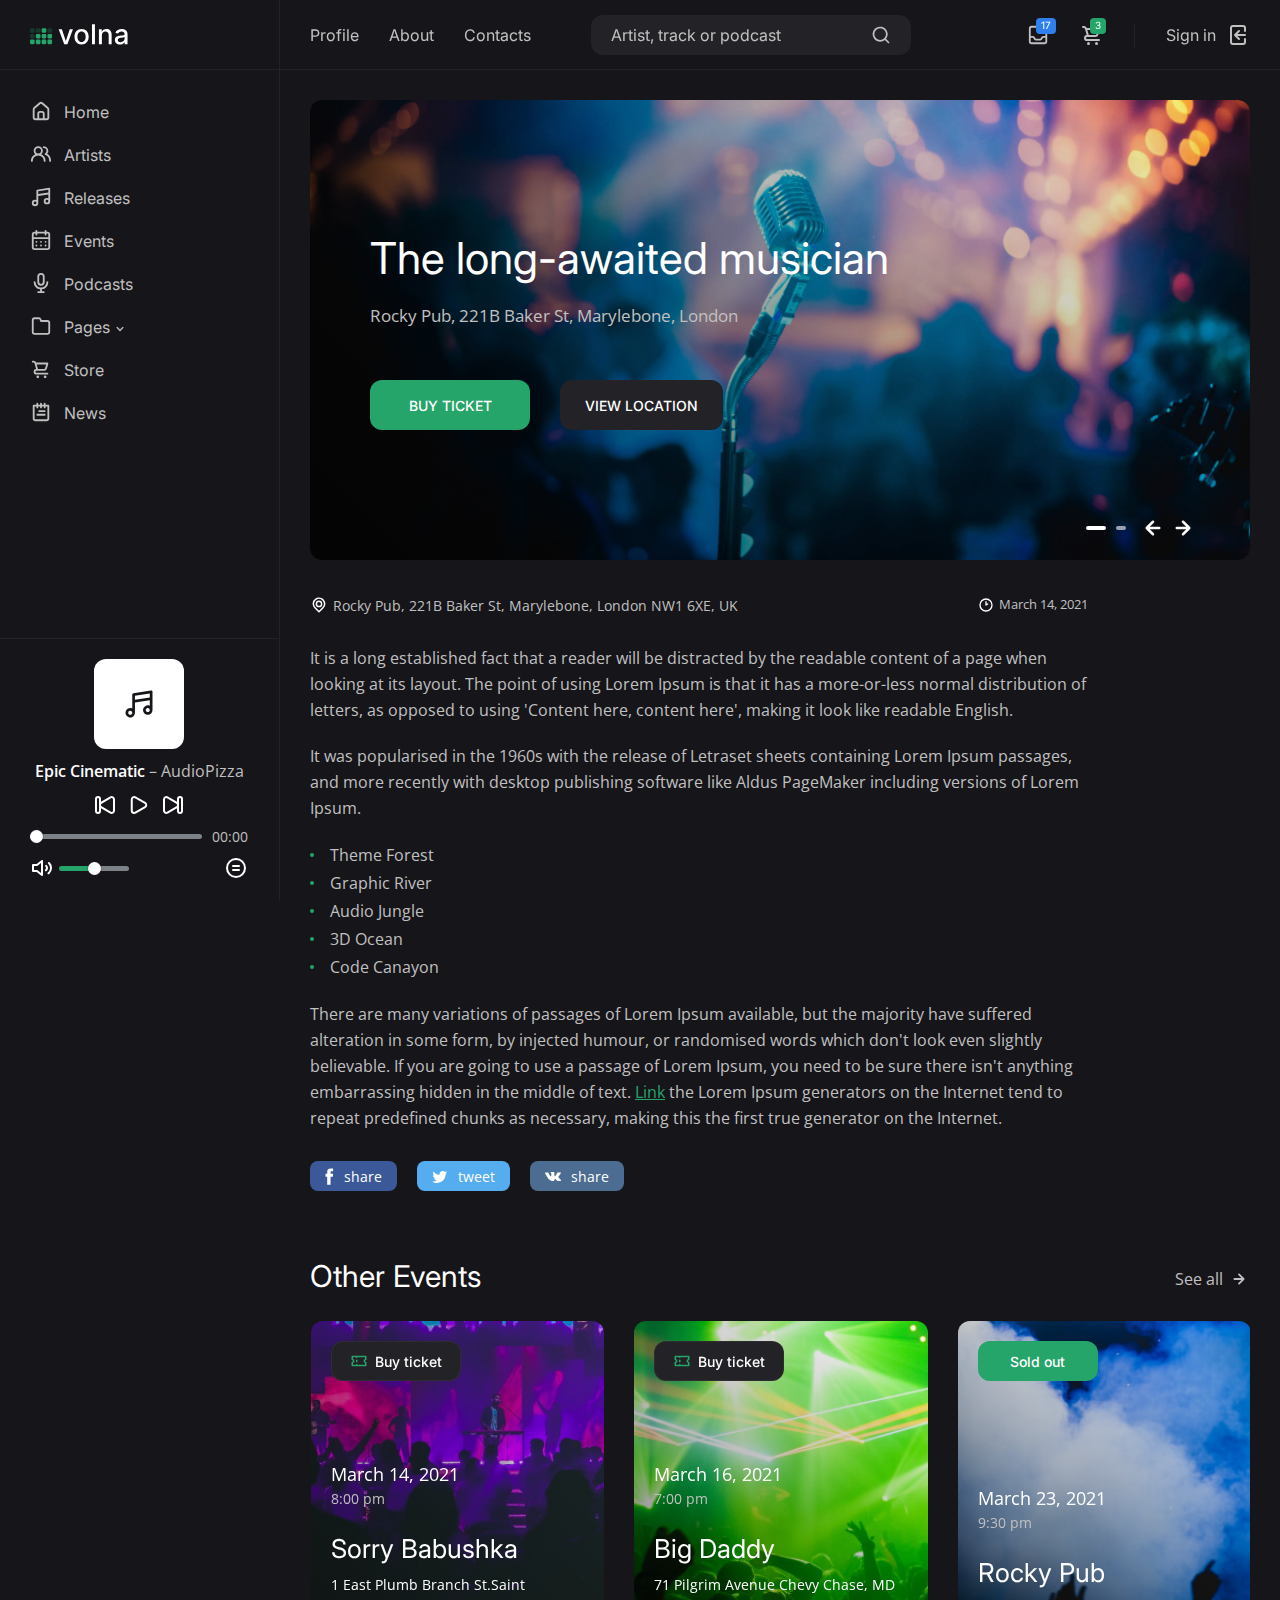
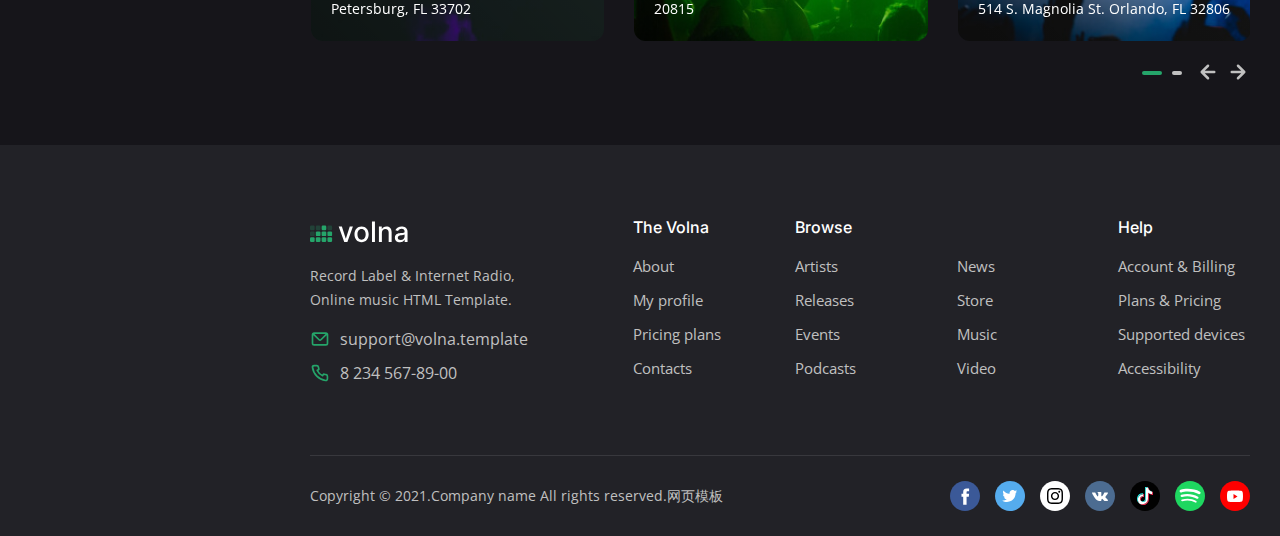
<file: Template Volna By DmitryVolkov/event.html>
<!DOCTYPE html>
<html lang="en">
<head>
	<meta charset="utf-8">
	<meta name="viewport" content="width=device-width, initial-scale=1, shrink-to-fit=no">

	<!-- CSS -->
	<link rel="stylesheet" href="css/bootstrap-reboot.min.css">
	<link rel="stylesheet" href="css/bootstrap-grid.min.css">
	<link rel="stylesheet" href="css/owl.carousel.min.css">
	<link rel="stylesheet" href="css/magnific-popup.css">
	<link rel="stylesheet" href="css/select2.min.css">
	<link rel="stylesheet" href="css/paymentfont.min.css">
	<link rel="stylesheet" href="css/slider-radio.css">
	<link rel="stylesheet" href="css/plyr.css">
	<link rel="stylesheet" href="css/main.css">

	<!-- Favicons -->
	<link rel="icon" type="image/png" href="icon/favicon-32x32.png" sizes="32x32">
	<link rel="apple-touch-icon" href="icon/favicon-32x32.png">

	<meta name="description" content="">
	<meta name="keywords" content="">
	<meta name="author" content="Dmitry Volkov">
	<title>Volna – Record label & Music streaming HTML Template</title>

</head>
<body>
	<!-- header -->
	<header class="header">
		<div class="header__content">
			<div class="header__logo">
				<a href="index.html">
					<img src="img/logo.svg" alt="">
				</a>
			</div>

			<nav class="header__nav">
				<a href="profile.html">Profile</a>
				<a href="about.html">About</a>
				<a href="contacts.html">Contacts</a>
			</nav>

			<form action="#" class="header__search">
				<input type="text" placeholder="Artist, track or podcast">
				<button type="button"><svg xmlns="http://www.w3.org/2000/svg" viewBox="0 0 24 24"><path d="M21.71,20.29,18,16.61A9,9,0,1,0,16.61,18l3.68,3.68a1,1,0,0,0,1.42,0A1,1,0,0,0,21.71,20.29ZM11,18a7,7,0,1,1,7-7A7,7,0,0,1,11,18Z"/></svg></button>
				<button type="button" class="close"><svg xmlns="http://www.w3.org/2000/svg" viewBox="0 0 24 24"><path d="M13.41,12l6.3-6.29a1,1,0,1,0-1.42-1.42L12,10.59,5.71,4.29A1,1,0,0,0,4.29,5.71L10.59,12l-6.3,6.29a1,1,0,0,0,0,1.42,1,1,0,0,0,1.42,0L12,13.41l6.29,6.3a1,1,0,0,0,1.42,0,1,1,0,0,0,0-1.42Z"/></svg></button>
			</form>

			<div class="header__actions">
				<div class="header__action header__action--search">
					<button class="header__action-btn" type="button"><svg xmlns="http://www.w3.org/2000/svg" viewBox="0 0 24 24"><path d="M21.71,20.29,18,16.61A9,9,0,1,0,16.61,18l3.68,3.68a1,1,0,0,0,1.42,0A1,1,0,0,0,21.71,20.29ZM11,18a7,7,0,1,1,7-7A7,7,0,0,1,11,18Z"/></svg></button>
				</div>

				<div class="header__action header__action--note">
					<span>17</span>
					<a href="#" class="header__action-btn"><svg xmlns="http://www.w3.org/2000/svg" viewBox="0 0 24 24"><path d="M19.05566,2h-14a3.00328,3.00328,0,0,0-3,3V19a3.00328,3.00328,0,0,0,3,3h14a3.00328,3.00328,0,0,0,3-3V5A3.00328,3.00328,0,0,0,19.05566,2Zm-14,2h14a1.001,1.001,0,0,1,1,1v8H17.59082a1.99687,1.99687,0,0,0-1.66406.89062L14.52051,16H9.59082L8.18457,13.89062A1.99687,1.99687,0,0,0,6.52051,13H4.05566V5A1.001,1.001,0,0,1,5.05566,4Zm14,16h-14a1.001,1.001,0,0,1-1-1V15H6.52051l1.40625,2.10938A1.99687,1.99687,0,0,0,9.59082,18h4.92969a1.99687,1.99687,0,0,0,1.66406-.89062L17.59082,15h2.46484v4A1.001,1.001,0,0,1,19.05566,20Z"/></svg></a>

					<div class="header__drop">
						<a href="#" class="header__all">View all</a>
						<div class="header__note header__note--succ">
							<svg xmlns="http://www.w3.org/2000/svg" viewBox="0 0 24 24"><path d="M14.72,8.79l-4.29,4.3L8.78,11.44a1,1,0,1,0-1.41,1.41l2.35,2.36a1,1,0,0,0,.71.29,1,1,0,0,0,.7-.29l5-5a1,1,0,0,0,0-1.42A1,1,0,0,0,14.72,8.79ZM12,2A10,10,0,1,0,22,12,10,10,0,0,0,12,2Zm0,18a8,8,0,1,1,8-8A8,8,0,0,1,12,20Z"/></svg>
							<p><a href="#modal-info2" class="open-modal">Payment #51</a> was successful!</p>
							<span>1 hour ago</span>
						</div>
						<div class="header__note header__note--fail">
							<svg xmlns="http://www.w3.org/2000/svg" viewBox="0 0 24 24"><path d="M15.71,8.29a1,1,0,0,0-1.42,0L12,10.59,9.71,8.29A1,1,0,0,0,8.29,9.71L10.59,12l-2.3,2.29a1,1,0,0,0,0,1.42,1,1,0,0,0,1.42,0L12,13.41l2.29,2.3a1,1,0,0,0,1.42,0,1,1,0,0,0,0-1.42L13.41,12l2.3-2.29A1,1,0,0,0,15.71,8.29Zm3.36-3.36A10,10,0,1,0,4.93,19.07,10,10,0,1,0,19.07,4.93ZM17.66,17.66A8,8,0,1,1,20,12,7.95,7.95,0,0,1,17.66,17.66Z"/></svg>
							<p><a href="#modal-info3" class="open-modal">Payment #50</a> failed!</p>
							<span>2 hours ago</span>
						</div>
						<div class="header__note header__note--info">
							<svg xmlns="http://www.w3.org/2000/svg" viewBox="0 0 24 24"><path d="M12,2A10,10,0,1,0,22,12,10.01114,10.01114,0,0,0,12,2Zm0,18a8,8,0,1,1,8-8A8.00917,8.00917,0,0,1,12,20Zm0-8.5a1,1,0,0,0-1,1v3a1,1,0,0,0,2,0v-3A1,1,0,0,0,12,11.5Zm0-4a1.25,1.25,0,1,0,1.25,1.25A1.25,1.25,0,0,0,12,7.5Z"/></svg>
							<p><a href="#modal-info4" class="open-modal">Example</a> of notification.</p>
							<span>2 hours ago</span>
						</div>
						<div class="header__note header__note--gift">
							<svg xmlns="http://www.w3.org/2000/svg" viewBox="0 0 24 24"><path d="M18,7h-.35A3.45,3.45,0,0,0,18,5.5a3.49,3.49,0,0,0-6-2.44A3.49,3.49,0,0,0,6,5.5,3.45,3.45,0,0,0,6.35,7H6a3,3,0,0,0-3,3v2a1,1,0,0,0,1,1H5v6a3,3,0,0,0,3,3h8a3,3,0,0,0,3-3V13h1a1,1,0,0,0,1-1V10A3,3,0,0,0,18,7ZM11,20H8a1,1,0,0,1-1-1V13h4Zm0-9H5V10A1,1,0,0,1,6,9h5Zm0-4H9.5A1.5,1.5,0,1,1,11,5.5Zm2-1.5A1.5,1.5,0,1,1,14.5,7H13ZM17,19a1,1,0,0,1-1,1H13V13h4Zm2-8H13V9h5a1,1,0,0,1,1,1Z"/></svg>
							<p><a href="#modal-info5" class="open-modal">You have received a gift!</a></p>
							<span>4 hours ago</span>
						</div>
					</div>
				</div>

				<div class="header__action header__action--cart">
					<span>3</span>
					<a class="header__action-btn" href="cart.html"><svg xmlns="http://www.w3.org/2000/svg" viewBox="0 0 24 24"><path d="M8.5,19A1.5,1.5,0,1,0,10,20.5,1.5,1.5,0,0,0,8.5,19ZM19,16H7a1,1,0,0,1,0-2h8.49121A3.0132,3.0132,0,0,0,18.376,11.82422L19.96143,6.2749A1.00009,1.00009,0,0,0,19,5H6.73907A3.00666,3.00666,0,0,0,3.92139,3H3A1,1,0,0,0,3,5h.92139a1.00459,1.00459,0,0,1,.96142.7251l.15552.54474.00024.00506L6.6792,12.01709A3.00006,3.00006,0,0,0,7,18H19a1,1,0,0,0,0-2ZM17.67432,7l-1.2212,4.27441A1.00458,1.00458,0,0,1,15.49121,12H8.75439l-.25494-.89221L7.32642,7ZM16.5,19A1.5,1.5,0,1,0,18,20.5,1.5,1.5,0,0,0,16.5,19Z"/></svg></a>

					<div class="header__drop">
						<a href="cart.html" class="header__all">Go to cart</a>
						<div class="header__product">
							<img src="img/store/item4.jpg" alt="">
							<p><a href="product.html">Headphones ZR-991</a></p>
							<span>$199</span>
							<button type="button"><svg xmlns="http://www.w3.org/2000/svg" viewBox="0 0 24 24"><path d="M13.41,12l6.3-6.29a1,1,0,1,0-1.42-1.42L12,10.59,5.71,4.29A1,1,0,0,0,4.29,5.71L10.59,12l-6.3,6.29a1,1,0,0,0,0,1.42,1,1,0,0,0,1.42,0L12,13.41l6.29,6.3a1,1,0,0,0,1.42,0,1,1,0,0,0,0-1.42Z"/></svg></button>
						</div>
						<div class="header__product">
							<img src="img/store/item3.jpg" alt="">
							<p><a href="product.html">Music Blank</a></p>
							<span>$3.99</span>
							<button type="button"><svg xmlns="http://www.w3.org/2000/svg" viewBox="0 0 24 24"><path d="M13.41,12l6.3-6.29a1,1,0,1,0-1.42-1.42L12,10.59,5.71,4.29A1,1,0,0,0,4.29,5.71L10.59,12l-6.3,6.29a1,1,0,0,0,0,1.42,1,1,0,0,0,1.42,0L12,13.41l6.29,6.3a1,1,0,0,0,1.42,0,1,1,0,0,0,0-1.42Z"/></svg></button>
						</div>
						<div class="header__product">
							<img src="img/store/item2.jpg" alt="">
							<p><a href="product.html">Microphone R4</a></p>
							<span>$799</span>
							<button type="button"><svg xmlns="http://www.w3.org/2000/svg" viewBox="0 0 24 24"><path d="M13.41,12l6.3-6.29a1,1,0,1,0-1.42-1.42L12,10.59,5.71,4.29A1,1,0,0,0,4.29,5.71L10.59,12l-6.3,6.29a1,1,0,0,0,0,1.42,1,1,0,0,0,1.42,0L12,13.41l6.29,6.3a1,1,0,0,0,1.42,0,1,1,0,0,0,0-1.42Z"/></svg></button>
						</div>
					</div>
				</div>

				<div class="header__action header__action--signin">
					<a class="header__action-btn" href="signin.html">
						<span>Sign in</span>
						<svg xmlns="http://www.w3.org/2000/svg" viewBox="0 0 24 24"><path d="M20,12a1,1,0,0,0-1-1H11.41l2.3-2.29a1,1,0,1,0-1.42-1.42l-4,4a1,1,0,0,0-.21.33,1,1,0,0,0,0,.76,1,1,0,0,0,.21.33l4,4a1,1,0,0,0,1.42,0,1,1,0,0,0,0-1.42L11.41,13H19A1,1,0,0,0,20,12ZM17,2H7A3,3,0,0,0,4,5V19a3,3,0,0,0,3,3H17a3,3,0,0,0,3-3V16a1,1,0,0,0-2,0v3a1,1,0,0,1-1,1H7a1,1,0,0,1-1-1V5A1,1,0,0,1,7,4H17a1,1,0,0,1,1,1V8a1,1,0,0,0,2,0V5A3,3,0,0,0,17,2Z"/></svg>
					</a>
				</div>
			</div>

			<button class="header__btn" type="button">
				<span></span>
				<span></span>
				<span></span>
			</button>
		</div>
	</header>
	<!-- end header -->

	<!-- sidebar -->
	<div class="sidebar">
		<!-- sidebar logo -->
		<div class="sidebar__logo">
			<img src="img/logo.svg" alt="">
		</div>
		<!-- end sidebar logo -->

		<!-- sidebar nav -->
		<ul class="sidebar__nav">
			<li class="sidebar__nav-item">
				<a href="index.html" class="sidebar__nav-link"><svg xmlns="http://www.w3.org/2000/svg" viewBox="0 0 24 24"><path d="M20,8h0L14,2.74a3,3,0,0,0-4,0L4,8a3,3,0,0,0-1,2.26V19a3,3,0,0,0,3,3H18a3,3,0,0,0,3-3V10.25A3,3,0,0,0,20,8ZM14,20H10V15a1,1,0,0,1,1-1h2a1,1,0,0,1,1,1Zm5-1a1,1,0,0,1-1,1H16V15a3,3,0,0,0-3-3H11a3,3,0,0,0-3,3v5H6a1,1,0,0,1-1-1V10.25a1,1,0,0,1,.34-.75l6-5.25a1,1,0,0,1,1.32,0l6,5.25a1,1,0,0,1,.34.75Z"></path></svg> <span>Home</span></a>
			</li>

			<li class="sidebar__nav-item">
				<a href="artists.html" class="sidebar__nav-link"><svg xmlns="http://www.w3.org/2000/svg" viewBox="0 0 24 24"><path d="M12.3,12.22A4.92,4.92,0,0,0,14,8.5a5,5,0,0,0-10,0,4.92,4.92,0,0,0,1.7,3.72A8,8,0,0,0,1,19.5a1,1,0,0,0,2,0,6,6,0,0,1,12,0,1,1,0,0,0,2,0A8,8,0,0,0,12.3,12.22ZM9,11.5a3,3,0,1,1,3-3A3,3,0,0,1,9,11.5Zm9.74.32A5,5,0,0,0,15,3.5a1,1,0,0,0,0,2,3,3,0,0,1,3,3,3,3,0,0,1-1.5,2.59,1,1,0,0,0-.5.84,1,1,0,0,0,.45.86l.39.26.13.07a7,7,0,0,1,4,6.38,1,1,0,0,0,2,0A9,9,0,0,0,18.74,11.82Z"/></svg> <span>Artists</span></a>
			</li>

			<li class="sidebar__nav-item">
				<a href="releases.html" class="sidebar__nav-link"><svg xmlns="http://www.w3.org/2000/svg" viewBox="0 0 24 24"><path d="M21.65,2.24a1,1,0,0,0-.8-.23l-13,2A1,1,0,0,0,7,5V15.35A3.45,3.45,0,0,0,5.5,15,3.5,3.5,0,1,0,9,18.5V10.86L20,9.17v4.18A3.45,3.45,0,0,0,18.5,13,3.5,3.5,0,1,0,22,16.5V3A1,1,0,0,0,21.65,2.24ZM5.5,20A1.5,1.5,0,1,1,7,18.5,1.5,1.5,0,0,1,5.5,20Zm13-2A1.5,1.5,0,1,1,20,16.5,1.5,1.5,0,0,1,18.5,18ZM20,7.14,9,8.83v-3L20,4.17Z"/></svg> <span>Releases</span></a>
			</li>

			<li class="sidebar__nav-item">
				<a href="events.html" class="sidebar__nav-link"><svg xmlns="http://www.w3.org/2000/svg" viewBox="0 0 24 24"><path d="M12,19a1,1,0,1,0-1-1A1,1,0,0,0,12,19Zm5,0a1,1,0,1,0-1-1A1,1,0,0,0,17,19Zm0-4a1,1,0,1,0-1-1A1,1,0,0,0,17,15Zm-5,0a1,1,0,1,0-1-1A1,1,0,0,0,12,15ZM19,3H18V2a1,1,0,0,0-2,0V3H8V2A1,1,0,0,0,6,2V3H5A3,3,0,0,0,2,6V20a3,3,0,0,0,3,3H19a3,3,0,0,0,3-3V6A3,3,0,0,0,19,3Zm1,17a1,1,0,0,1-1,1H5a1,1,0,0,1-1-1V11H20ZM20,9H4V6A1,1,0,0,1,5,5H6V6A1,1,0,0,0,8,6V5h8V6a1,1,0,0,0,2,0V5h1a1,1,0,0,1,1,1ZM7,15a1,1,0,1,0-1-1A1,1,0,0,0,7,15Zm0,4a1,1,0,1,0-1-1A1,1,0,0,0,7,19Z"/></svg> <span>Events</span></a>
			</li>

			<li class="sidebar__nav-item">
				<a href="podcasts.html" class="sidebar__nav-link"><svg xmlns="http://www.w3.org/2000/svg" viewBox="0 0 24 24"><path d="M12,15a4,4,0,0,0,4-4V5A4,4,0,0,0,8,5v6A4,4,0,0,0,12,15ZM10,5a2,2,0,0,1,4,0v6a2,2,0,0,1-4,0Zm10,6a1,1,0,0,0-2,0A6,6,0,0,1,6,11a1,1,0,0,0-2,0,8,8,0,0,0,7,7.93V21H9a1,1,0,0,0,0,2h6a1,1,0,0,0,0-2H13V18.93A8,8,0,0,0,20,11Z"/></svg> <span>Podcasts</span></a>
			</li>

			<!-- collapse -->
			<li class="sidebar__nav-item">
				<a class="sidebar__nav-link" data-toggle="collapse" href="#collapseMenu1" role="button" aria-expanded="false" aria-controls="collapseMenu1"><svg xmlns="http://www.w3.org/2000/svg" viewBox="0 0 24 24"><path d="M19,5.5H12.72l-.32-1a3,3,0,0,0-2.84-2H5a3,3,0,0,0-3,3v13a3,3,0,0,0,3,3H19a3,3,0,0,0,3-3V8.5A3,3,0,0,0,19,5.5Zm1,13a1,1,0,0,1-1,1H5a1,1,0,0,1-1-1V5.5a1,1,0,0,1,1-1H9.56a1,1,0,0,1,.95.68l.54,1.64A1,1,0,0,0,12,7.5h7a1,1,0,0,1,1,1Z"/></svg> <span>Pages</span> <svg xmlns="http://www.w3.org/2000/svg" viewBox="0 0 24 24"><path d="M17,9.17a1,1,0,0,0-1.41,0L12,12.71,8.46,9.17a1,1,0,0,0-1.41,0,1,1,0,0,0,0,1.42l4.24,4.24a1,1,0,0,0,1.42,0L17,10.59A1,1,0,0,0,17,9.17Z"/></svg></a>

				<div class="collapse" id="collapseMenu1">
					<ul class="sidebar__menu sidebar__menu--scroll">
						<li><a href="artist.html">Artist</a></li>
						<li><a href="event.html">Event</a></li>
						<li><a href="release.html">Release</a></li>
						<li><a href="product.html">Product</a></li>
						<li><a href="article.html">Article</a></li>
						<li><a href="cart.html">Cart</a></li>
						<li><a href="profile.html">Profile</a></li>
						<li><a href="about.html">About</a></li>
						<li><a href="contacts.html">Contacts</a></li>
						<li><a href="pricing.html">Pricing plans</a></li>
						<li><a href="privacy.html">Privacy policy</a></li>
						<li><a href="signin.html">Sign in</a></li>
						<li><a href="signup.html">Sign up</a></li>
						<li><a href="forgot.html">Forgot password</a></li>
						<li><a href="404.html">404 Page</a></li>
					</ul>
				</div>
			</li>
			<!-- end collapse -->

			<li class="sidebar__nav-item">
				<a href="store.html" class="sidebar__nav-link"><svg xmlns="http://www.w3.org/2000/svg" viewBox="0 0 24 24"><path d="M8.5,19A1.5,1.5,0,1,0,10,20.5,1.5,1.5,0,0,0,8.5,19ZM19,16H7a1,1,0,0,1,0-2h8.49121A3.0132,3.0132,0,0,0,18.376,11.82422L19.96143,6.2749A1.00009,1.00009,0,0,0,19,5H6.73907A3.00666,3.00666,0,0,0,3.92139,3H3A1,1,0,0,0,3,5h.92139a1.00459,1.00459,0,0,1,.96142.7251l.15552.54474.00024.00506L6.6792,12.01709A3.00006,3.00006,0,0,0,7,18H19a1,1,0,0,0,0-2ZM17.67432,7l-1.2212,4.27441A1.00458,1.00458,0,0,1,15.49121,12H8.75439l-.25494-.89221L7.32642,7ZM16.5,19A1.5,1.5,0,1,0,18,20.5,1.5,1.5,0,0,0,16.5,19Z"/></svg> <span>Store</span></a>
			</li>

			<li class="sidebar__nav-item">
				<a href="news.html" class="sidebar__nav-link"><svg xmlns="http://www.w3.org/2000/svg" viewBox="0 0 24 24"><path d="M16,14H8a1,1,0,0,0,0,2h8a1,1,0,0,0,0-2Zm0-4H10a1,1,0,0,0,0,2h6a1,1,0,0,0,0-2Zm4-6H17V3a1,1,0,0,0-2,0V4H13V3a1,1,0,0,0-2,0V4H9V3A1,1,0,0,0,7,3V4H4A1,1,0,0,0,3,5V19a3,3,0,0,0,3,3H18a3,3,0,0,0,3-3V5A1,1,0,0,0,20,4ZM19,19a1,1,0,0,1-1,1H6a1,1,0,0,1-1-1V6H7V7A1,1,0,0,0,9,7V6h2V7a1,1,0,0,0,2,0V6h2V7a1,1,0,0,0,2,0V6h2Z"/></svg> <span>News</span></a>
			</li>
		</ul>
		<!-- end sidebar nav -->
	</div>
	<!-- end sidebar -->

	<!-- player -->
	<div class="player">
		<div class="player__cover">
			<img src="img/covers/cover.svg" alt="">
		</div>

		<div class="player__content">
			<span class="player__track"><b class="player__title">Epic Cinematic</b> – <span class="player__artist">AudioPizza</span></span>
			<audio src="https://dmitryvolkov.me/demo/blast2.0/audio/12071151_epic-cinematic-trailer_by_audiopizza_preview.mp3" id="audio" controls></audio>
		</div>
	</div>

	<button class="player__btn" type="button"><svg xmlns="http://www.w3.org/2000/svg" viewBox="0 0 24 24"><path d="M21.65,2.24a1,1,0,0,0-.8-.23l-13,2A1,1,0,0,0,7,5V15.35A3.45,3.45,0,0,0,5.5,15,3.5,3.5,0,1,0,9,18.5V10.86L20,9.17v4.18A3.45,3.45,0,0,0,18.5,13,3.5,3.5,0,1,0,22,16.5V3A1,1,0,0,0,21.65,2.24ZM5.5,20A1.5,1.5,0,1,1,7,18.5,1.5,1.5,0,0,1,5.5,20Zm13-2A1.5,1.5,0,1,1,20,16.5,1.5,1.5,0,0,1,18.5,18ZM20,7.14,9,8.83v-3L20,4.17Z"/></svg> Player</button>
	<!-- end player -->

	<!-- main content -->
	<main class="main">
		<div class="container-fluid">
			<!-- slider -->
			<section class="row">
				<div class="col-12">
					<div class="hero owl-carousel" id="hero">
						<div class="hero__slide" data-bg="img/home/slide1.jpg">
							<h1 class="hero__title">The long-awaited musician</h1>
							<p class="hero__text">Rocky Pub, 221B Baker St, Marylebone, London</p>
							<div class="hero__btns">
								<a href="#modal-ticket" class="hero__btn hero__btn--green open-modal">Buy ticket</a>
								<a href="https://maps.google.com/maps?q=221B+Baker+Street,+London,+United+Kingdom&amp;hl=en&amp;t=v&amp;hnear=221B+Baker+St,+London+NW1+6XE,+United+Kingdom" class="hero__btn open-map">View location</a>
							</div>
						</div>

						<div class="hero__slide" data-bg="img/home/slide2.jpg">
							<h1 class="hero__title">Rocky Pub</h1>
							<p class="hero__text">There are many variations of passages of Lorem Ipsum available, but the majority have suffered alteration in some form, by injected humour, or randomised words which don't look even slightly believable</p>
							<div class="hero__btns">
								<a href="http://www.youtube.com/watch?v=0O2aH4XLbto" class="hero__btn hero__btn--video open-video"><svg xmlns="http://www.w3.org/2000/svg" viewBox="0 0 24 24"><path d="M16,10.27,11,7.38A2,2,0,0,0,8,9.11v5.78a2,2,0,0,0,1,1.73,2,2,0,0,0,2,0l5-2.89a2,2,0,0,0,0-3.46ZM15,12l-5,2.89V9.11L15,12ZM12,2A10,10,0,1,0,22,12,10,10,0,0,0,12,2Zm0,18a8,8,0,1,1,8-8A8,8,0,0,1,12,20Z"/></svg> Watch preview</a>
							</div>
						</div>
					</div>

					<button class="main__nav main__nav--hero main__nav--prev" data-nav="#hero" type="button"><svg xmlns="http://www.w3.org/2000/svg" viewBox="0 0 24 24"><path d="M17,11H9.41l3.3-3.29a1,1,0,1,0-1.42-1.42l-5,5a1,1,0,0,0-.21.33,1,1,0,0,0,0,.76,1,1,0,0,0,.21.33l5,5a1,1,0,0,0,1.42,0,1,1,0,0,0,0-1.42L9.41,13H17a1,1,0,0,0,0-2Z"/></svg></button>
					<button class="main__nav main__nav--hero main__nav--next" data-nav="#hero" type="button"><svg xmlns="http://www.w3.org/2000/svg" viewBox="0 0 24 24"><path d="M17.92,11.62a1,1,0,0,0-.21-.33l-5-5a1,1,0,0,0-1.42,1.42L14.59,11H7a1,1,0,0,0,0,2h7.59l-3.3,3.29a1,1,0,0,0,0,1.42,1,1,0,0,0,1.42,0l5-5a1,1,0,0,0,.21-.33A1,1,0,0,0,17.92,11.62Z"/></svg></button>
				</div>
			</section>
			<!-- end slider -->

			<div class="row row--grid">
				<div class="col-12 col-xl-10">
					<div class="article">
						<!-- article content -->
						<div class="article__content">
							<div class="article__meta">
								<a href="https://maps.google.com/maps?q=221B+Baker+Street,+London,+United+Kingdom&amp;hl=en&amp;t=v&amp;hnear=221B+Baker+St,+London+NW1+6XE,+United+Kingdom" class="article__place open-map"><svg xmlns="http://www.w3.org/2000/svg" viewBox="0 0 24 24"><path d="M20.46,9.63A8.5,8.5,0,0,0,7.3,3.36,8.56,8.56,0,0,0,3.54,9.63,8.46,8.46,0,0,0,6,16.46l5.3,5.31a1,1,0,0,0,1.42,0L18,16.46A8.46,8.46,0,0,0,20.46,9.63ZM16.6,15.05,12,19.65l-4.6-4.6A6.49,6.49,0,0,1,5.53,9.83,6.57,6.57,0,0,1,8.42,5a6.47,6.47,0,0,1,7.16,0,6.57,6.57,0,0,1,2.89,4.81A6.49,6.49,0,0,1,16.6,15.05ZM12,6a4.5,4.5,0,1,0,4.5,4.5A4.51,4.51,0,0,0,12,6Zm0,7a2.5,2.5,0,1,1,2.5-2.5A2.5,2.5,0,0,1,12,13Z"/></svg> Rocky Pub, 221B Baker St, Marylebone, London NW1 6XE, UK</a>

								<span class="article__date"><svg xmlns="http://www.w3.org/2000/svg" viewBox="0 0 24 24"><path d="M12,2A10,10,0,1,0,22,12,10.01114,10.01114,0,0,0,12,2Zm0,18a8,8,0,1,1,8-8A8.00917,8.00917,0,0,1,12,20ZM14.09814,9.63379,13,10.26807V7a1,1,0,0,0-2,0v5a1.00025,1.00025,0,0,0,1.5.86621l2.59814-1.5a1.00016,1.00016,0,1,0-1-1.73242Z"/></svg> March 14, 2021</span>
							</div>

							<p>It is a long established fact that a reader will be distracted by the readable content of a page when looking at its layout. The point of using Lorem Ipsum is that it has a more-or-less normal distribution of letters, as opposed to using 'Content here, content here', making it look like readable English.</p>

							<p>It was popularised in the 1960s with the release of Letraset sheets containing Lorem Ipsum passages, and more recently with desktop publishing software like Aldus PageMaker including versions of Lorem Ipsum.</p>

							<ul>
								<li>Theme Forest</li>
								<li>Graphic River</li>
								<li>Audio Jungle</li>
								<li>3D Ocean</li>
								<li>Code Canayon</li>
							</ul>

							<p>There are many variations of passages of Lorem Ipsum available, but the majority have suffered alteration in some form, by injected humour, or randomised words which don't look even slightly believable. If you are going to use a passage of Lorem Ipsum, you need to be sure there isn't anything embarrassing hidden in the middle of text. <a href="#">Link</a> the Lorem Ipsum generators on the Internet tend to repeat predefined chunks as necessary, making this the first true generator on the Internet.</p>
						</div>
						<!-- end article content -->

						<!-- share -->
						<div class="share">
							<a href="#" class="share__link share__link--fb"><svg width="9" height="17" viewBox="0 0 9 17" fill="none" xmlns="http://www.w3.org/2000/svg"><path d="M5.56341 16.8197V8.65888H7.81615L8.11468 5.84663H5.56341L5.56724 4.43907C5.56724 3.70559 5.63693 3.31257 6.69042 3.31257H8.09873V0.5H5.84568C3.1394 0.5 2.18686 1.86425 2.18686 4.15848V5.84695H0.499939V8.6592H2.18686V16.8197H5.56341Z"/></svg> share</a>
							<a href="#" class="share__link share__link--tw"><svg width="16" height="12" viewBox="0 0 16 12" fill="none" xmlns="http://www.w3.org/2000/svg"><path d="M7.55075 3.19219L7.58223 3.71122L7.05762 3.64767C5.14804 3.40404 3.47978 2.57782 2.06334 1.1902L1.37085 0.501686L1.19248 1.01013C0.814766 2.14353 1.05609 3.34048 1.843 4.14552C2.26269 4.5904 2.16826 4.65396 1.4443 4.38914C1.19248 4.3044 0.972149 4.24085 0.951164 4.27263C0.877719 4.34677 1.12953 5.31069 1.32888 5.69202C1.60168 6.22165 2.15777 6.74068 2.76631 7.04787L3.28043 7.2915L2.67188 7.30209C2.08432 7.30209 2.06334 7.31268 2.12629 7.53512C2.33613 8.22364 3.16502 8.95452 4.08833 9.2723L4.73884 9.49474L4.17227 9.8337C3.33289 10.321 2.34663 10.5964 1.36036 10.6175C0.888211 10.6281 0.5 10.6705 0.5 10.7023C0.5 10.8082 1.78005 11.4014 2.52499 11.6344C4.75983 12.3229 7.41435 12.0264 9.40787 10.8506C10.8243 10.0138 12.2408 8.35075 12.9018 6.74068C13.2585 5.88269 13.6152 4.315 13.6152 3.56293C13.6152 3.07567 13.6467 3.01212 14.2343 2.42953C14.5805 2.09056 14.9058 1.71983 14.9687 1.6139C15.0737 1.41264 15.0632 1.41264 14.5281 1.59272C13.6362 1.91049 13.5103 1.86812 13.951 1.39146C14.2762 1.0525 14.6645 0.438131 14.6645 0.258058C14.6645 0.22628 14.5071 0.279243 14.3287 0.374576C14.1398 0.480501 13.7202 0.639389 13.4054 0.734722L12.8388 0.914795L12.3247 0.565241C12.0414 0.374576 11.6427 0.162725 11.4329 0.0991699C10.8978 -0.0491255 10.0794 -0.0279404 9.59673 0.14154C8.2852 0.618204 7.45632 1.84694 7.55075 3.19219Z"/></svg> tweet</a>
							<a href="#" class="share__link share__link--vk"><svg width="16" height="9" viewBox="0 0 16 9" fill="none" xmlns="http://www.w3.org/2000/svg"><path d="M8.78479 8.92255C8.78479 8.92255 9.07355 8.89106 9.22145 8.73512C9.35684 8.59224 9.35214 8.32262 9.35214 8.32262C9.35214 8.32262 9.33414 7.06361 9.92967 6.87771C10.5166 6.69489 11.2702 8.09524 12.07 8.63372C12.6741 9.04085 13.1327 8.95174 13.1327 8.95174L15.2699 8.92255C15.2699 8.92255 16.3874 8.85495 15.8576 7.99231C15.8137 7.92164 15.5485 7.35397 14.269 6.1879C12.9284 4.9673 13.1084 5.16472 14.7221 3.05305C15.705 1.76715 16.0978 0.982093 15.975 0.646407C15.8584 0.325317 15.1353 0.410582 15.1353 0.410582L12.7297 0.425177C12.7297 0.425177 12.5513 0.401365 12.419 0.478949C12.2899 0.554996 12.2061 0.732441 12.2061 0.732441C12.2061 0.732441 11.8258 1.72721 11.3179 2.57372C10.2466 4.35892 9.81855 4.4534 9.64326 4.34279C9.23554 4.08392 9.33727 3.30424 9.33727 2.75039C9.33727 1.01973 9.60491 0.298431 8.81687 0.111769C8.5555 0.0495478 8.36299 0.00883541 7.6939 0.00192196C6.83543 -0.00652779 6.10921 0.00499461 5.69758 0.202411C5.42369 0.333767 5.2124 0.627203 5.34152 0.644103C5.50038 0.664843 5.86036 0.739354 6.0513 0.994383C6.29781 1.32392 6.2892 2.06289 6.2892 2.06289C6.2892 2.06289 6.43084 4.10005 5.95818 4.35277C5.6342 4.52638 5.1897 4.17226 4.2342 2.55221C3.7451 1.7226 3.37573 0.805416 3.37573 0.805416C3.37573 0.805416 3.30451 0.634117 3.17696 0.541938C3.02279 0.430555 2.80759 0.395987 2.80759 0.395987L0.521729 0.410582C0.521729 0.410582 0.178185 0.4198 0.0521924 0.566519C-0.0597138 0.696338 0.0435842 0.965961 0.0435842 0.965961C0.0435842 0.965961 1.8333 5.07638 3.86013 7.1481C5.71871 9.04699 7.8285 8.92255 7.8285 8.92255H8.78479Z"/></svg> share</a>
						</div>
						<!-- end share -->
					</div>
				</div>
			</div>

			<!-- events -->
			<section class="row row--grid">
				<!-- title -->
				<div class="col-12">
					<div class="main__title">
						<h2>Other Events</h2>

						<a href="events.html" class="main__link">See all <svg xmlns="http://www.w3.org/2000/svg" viewBox="0 0 24 24"><path d="M17.92,11.62a1,1,0,0,0-.21-.33l-5-5a1,1,0,0,0-1.42,1.42L14.59,11H7a1,1,0,0,0,0,2h7.59l-3.3,3.29a1,1,0,0,0,0,1.42,1,1,0,0,0,1.42,0l5-5a1,1,0,0,0,.21-.33A1,1,0,0,0,17.92,11.62Z"/></svg></a>
					</div>
				</div>
				<!-- end title -->

				<div class="col-12">
					<div class="main__carousel-wrap">
						<div class="main__carousel main__carousel--events owl-carousel" id="events">
							<div class="event" data-bg="img/events/event1.jpg">
								<a href="#modal-ticket" class="event__ticket open-modal"><svg xmlns="http://www.w3.org/2000/svg" viewBox="0 0 24 24"><path d="M9,10a1,1,0,0,0-1,1v2a1,1,0,0,0,2,0V11A1,1,0,0,0,9,10Zm12,1a1,1,0,0,0,1-1V6a1,1,0,0,0-1-1H3A1,1,0,0,0,2,6v4a1,1,0,0,0,1,1,1,1,0,0,1,0,2,1,1,0,0,0-1,1v4a1,1,0,0,0,1,1H21a1,1,0,0,0,1-1V14a1,1,0,0,0-1-1,1,1,0,0,1,0-2ZM20,9.18a3,3,0,0,0,0,5.64V17H10a1,1,0,0,0-2,0H4V14.82A3,3,0,0,0,4,9.18V7H8a1,1,0,0,0,2,0H20Z"/></svg> Buy ticket</a>
								<span class="event__date">March 14, 2021</span>
								<span class="event__time">8:00 pm</span>
								<h3 class="event__title"><a href="event.html">Sorry Babushka</a></h3>
								<p class="event__address">1 East Plumb Branch St.Saint Petersburg, FL 33702</p>
							</div>

							<div class="event" data-bg="img/events/event2.jpg">
								<a href="#modal-ticket" class="event__ticket open-modal"><svg xmlns="http://www.w3.org/2000/svg" viewBox="0 0 24 24"><path d="M9,10a1,1,0,0,0-1,1v2a1,1,0,0,0,2,0V11A1,1,0,0,0,9,10Zm12,1a1,1,0,0,0,1-1V6a1,1,0,0,0-1-1H3A1,1,0,0,0,2,6v4a1,1,0,0,0,1,1,1,1,0,0,1,0,2,1,1,0,0,0-1,1v4a1,1,0,0,0,1,1H21a1,1,0,0,0,1-1V14a1,1,0,0,0-1-1,1,1,0,0,1,0-2ZM20,9.18a3,3,0,0,0,0,5.64V17H10a1,1,0,0,0-2,0H4V14.82A3,3,0,0,0,4,9.18V7H8a1,1,0,0,0,2,0H20Z"/></svg> Buy ticket</a>
								<span class="event__date">March 16, 2021</span>
								<span class="event__time">7:00 pm</span>
								<h3 class="event__title"><a href="event.html">Big Daddy</a></h3>
								<p class="event__address">71 Pilgrim Avenue Chevy Chase, MD 20815</p>
							</div>

							<div class="event" data-bg="img/events/event3.jpg">
								<span class="event__out">Sold out</span>
								<span class="event__date">March 23, 2021</span>
								<span class="event__time">9:30 pm</span>
								<h3 class="event__title"><a href="event.html">Rocky Pub</a></h3>
								<p class="event__address">514 S. Magnolia St. Orlando, FL 32806</p>
							</div>

							<div class="event" data-bg="img/events/event4.jpg">
								<a href="#modal-ticket" class="event__ticket open-modal"><svg xmlns="http://www.w3.org/2000/svg" viewBox="0 0 24 24"><path d="M9,10a1,1,0,0,0-1,1v2a1,1,0,0,0,2,0V11A1,1,0,0,0,9,10Zm12,1a1,1,0,0,0,1-1V6a1,1,0,0,0-1-1H3A1,1,0,0,0,2,6v4a1,1,0,0,0,1,1,1,1,0,0,1,0,2,1,1,0,0,0-1,1v4a1,1,0,0,0,1,1H21a1,1,0,0,0,1-1V14a1,1,0,0,0-1-1,1,1,0,0,1,0-2ZM20,9.18a3,3,0,0,0,0,5.64V17H10a1,1,0,0,0-2,0H4V14.82A3,3,0,0,0,4,9.18V7H8a1,1,0,0,0,2,0H20Z"/></svg> Buy ticket</a>
								<span class="event__date">March 30, 2021</span>
								<span class="event__time">6:00 pm</span>
								<h3 class="event__title"><a href="event.html">Big Club</a></h3>
								<p class="event__address">123 6th St. Melbourne, FL 32904</p>
							</div>

							<div class="event" data-bg="img/events/event5.jpg">
								<span class="event__out">Sold out</span>
								<span class="event__date">March 30, 2021</span>
								<span class="event__time">10:00 pm</span>
								<h3 class="event__title"><a href="event.html">Big Daddy</a></h3>
								<p class="event__address">71 Pilgrim Avenue Chevy Chase, MD 20815</p>
							</div>

							<div class="event" data-bg="img/events/event6.jpg">
								<a href="#modal-ticket" class="event__ticket open-modal"><svg xmlns="http://www.w3.org/2000/svg" viewBox="0 0 24 24"><path d="M9,10a1,1,0,0,0-1,1v2a1,1,0,0,0,2,0V11A1,1,0,0,0,9,10Zm12,1a1,1,0,0,0,1-1V6a1,1,0,0,0-1-1H3A1,1,0,0,0,2,6v4a1,1,0,0,0,1,1,1,1,0,0,1,0,2,1,1,0,0,0-1,1v4a1,1,0,0,0,1,1H21a1,1,0,0,0,1-1V14a1,1,0,0,0-1-1,1,1,0,0,1,0-2ZM20,9.18a3,3,0,0,0,0,5.64V17H10a1,1,0,0,0-2,0H4V14.82A3,3,0,0,0,4,9.18V7H8a1,1,0,0,0,2,0H20Z"/></svg> Buy ticket</a>
								<span class="event__date">March 31, 2021</span>
								<span class="event__time">6:30 pm</span>
								<h3 class="event__title"><a href="event.html">Rocky Pub</a></h3>
								<p class="event__address">514 S. Magnolia St. Orlando, FL 32806</p>
							</div>
						</div>

						<button class="main__nav main__nav--prev" data-nav="#events" type="button"><svg xmlns="http://www.w3.org/2000/svg" viewBox="0 0 24 24"><path d="M17,11H9.41l3.3-3.29a1,1,0,1,0-1.42-1.42l-5,5a1,1,0,0,0-.21.33,1,1,0,0,0,0,.76,1,1,0,0,0,.21.33l5,5a1,1,0,0,0,1.42,0,1,1,0,0,0,0-1.42L9.41,13H17a1,1,0,0,0,0-2Z"/></svg></button>
						<button class="main__nav main__nav--next" data-nav="#events" type="button"><svg xmlns="http://www.w3.org/2000/svg" viewBox="0 0 24 24"><path d="M17.92,11.62a1,1,0,0,0-.21-.33l-5-5a1,1,0,0,0-1.42,1.42L14.59,11H7a1,1,0,0,0,0,2h7.59l-3.3,3.29a1,1,0,0,0,0,1.42,1,1,0,0,0,1.42,0l5-5a1,1,0,0,0,.21-.33A1,1,0,0,0,17.92,11.62Z"/></svg></button>
					</div>
				</div>
			</section>
			<!-- end events -->
		</div>
	</main>
	<!-- end main content -->

	<!-- footer -->
	<footer class="footer">
		<div class="container-fluid">
			<div class="row">
				<div class="col-12 col-sm-8 col-md-6 col-lg-6 col-xl-4 order-4 order-md-1 order-lg-4 order-xl-1">
					<div class="footer__logo">
						<img src="img/logo.svg" alt="">
					</div> 
					<p class="footer__tagline">Record Label & Internet Radio,<br> Online music HTML Template.</p>
					<div class="footer__links">
						<a href="mailto:support@volna.template"><svg xmlns="http://www.w3.org/2000/svg" viewBox="0 0 24 24"><path d="M19,4H5A3,3,0,0,0,2,7V17a3,3,0,0,0,3,3H19a3,3,0,0,0,3-3V7A3,3,0,0,0,19,4Zm-.41,2-5.88,5.88a1,1,0,0,1-1.42,0L5.41,6ZM20,17a1,1,0,0,1-1,1H5a1,1,0,0,1-1-1V7.41l5.88,5.88a3,3,0,0,0,4.24,0L20,7.41Z"/></svg> support@volna.template</a>
						<a href="tel:82345678900"><svg xmlns="http://www.w3.org/2000/svg" viewBox="0 0 24 24"><path d="M19.44,13c-.22,0-.45-.07-.67-.12a9.44,9.44,0,0,1-1.31-.39,2,2,0,0,0-2.48,1l-.22.45a12.18,12.18,0,0,1-2.66-2,12.18,12.18,0,0,1-2-2.66L10.52,9a2,2,0,0,0,1-2.48,10.33,10.33,0,0,1-.39-1.31c-.05-.22-.09-.45-.12-.68a3,3,0,0,0-3-2.49h-3a3,3,0,0,0-3,3.41A19,19,0,0,0,18.53,21.91l.38,0a3,3,0,0,0,2-.76,3,3,0,0,0,1-2.25v-3A3,3,0,0,0,19.44,13Zm.5,6a1,1,0,0,1-.34.75,1.05,1.05,0,0,1-.82.25A17,17,0,0,1,4.07,5.22a1.09,1.09,0,0,1,.25-.82,1,1,0,0,1,.75-.34h3a1,1,0,0,1,1,.79q.06.41.15.81a11.12,11.12,0,0,0,.46,1.55l-1.4.65a1,1,0,0,0-.49,1.33,14.49,14.49,0,0,0,7,7,1,1,0,0,0,.76,0,1,1,0,0,0,.57-.52l.62-1.4a13.69,13.69,0,0,0,1.58.46q.4.09.81.15a1,1,0,0,1,.79,1Z"/></svg> 8 234 567-89-00</a>
					</div>	
				</div>

				<div class="col-6 col-md-4 col-lg-3 col-xl-2 order-1 order-md-2 order-lg-1 order-xl-2 offset-md-2 offset-lg-0">
					<h6 class="footer__title">The Volna</h6>
					<div class="footer__nav">
						<a href="about.html">About</a>
						<a href="profile.html">My profile</a>
						<a href="pricing.html">Pricing plans</a>
						<a href="contacts.html">Contacts</a>
					</div>
				</div>

				<div class="col-12 col-md-8 col-lg-6 col-xl-4 order-3 order-lg-2 order-md-3 order-xl-3">
					<div class="row">
						<div class="col-12">
							<h6 class="footer__title">Browse</h6>
						</div>

						<div class="col-6">
							<div class="footer__nav">
								<a href="artists.html">Artists</a>
								<a href="releases.html">Releases</a>
								<a href="events.html">Events</a>
								<a href="podcasts.html">Podcasts</a>
							</div>
						</div>

						<div class="col-6">
							<div class="footer__nav">
								<a href="news.html">News</a>
								<a href="store.html">Store</a>
								<a href="#">Music</a>
								<a href="#">Video</a>
							</div>
						</div>
					</div>
				</div>

				<div class="col-6 col-md-4 col-lg-3 col-xl-2 order-2 order-lg-3 order-md-4 order-xl-4">
					<h6 class="footer__title">Help</h6>
					<div class="footer__nav">
						<a href="privacy.html">Account & Billing</a>
						<a href="privacy.html">Plans & Pricing</a>
						<a href="privacy.html">Supported devices</a>
						<a href="privacy.html">Accessibility</a>
					</div>
				</div>
			</div>

			<div class="row">
				<div class="col-12">
					<div class="footer__content">
						<div class="footer__social">
							<a href="#" target="_blank"><svg width="30" height="30" viewBox="0 0 30 30" fill="none" xmlns="http://www.w3.org/2000/svg"><path d="M0 15C0 6.71573 6.71573 0 15 0C23.2843 0 30 6.71573 30 15C30 23.2843 23.2843 30 15 30C6.71573 30 0 23.2843 0 15Z" fill="#3B5998"/><path d="M16.5634 23.8197V15.6589H18.8161L19.1147 12.8466H16.5634L16.5672 11.4391C16.5672 10.7056 16.6369 10.3126 17.6904 10.3126H19.0987V7.5H16.8457C14.1394 7.5 13.1869 8.86425 13.1869 11.1585V12.8469H11.4999V15.6592H13.1869V23.8197H16.5634Z" fill="white"/></svg></a>
							<a href="#" target="_blank"><svg width="30" height="30" viewBox="0 0 30 30" fill="none" xmlns="http://www.w3.org/2000/svg"><path d="M0 15C0 6.71573 6.71573 0 15 0C23.2843 0 30 6.71573 30 15C30 23.2843 23.2843 30 15 30C6.71573 30 0 23.2843 0 15Z" fill="#55ACEE"/><path d="M14.5508 12.1922L14.5822 12.7112L14.0576 12.6477C12.148 12.404 10.4798 11.5778 9.06334 10.1902L8.37085 9.50169L8.19248 10.0101C7.81477 11.1435 8.05609 12.3405 8.843 13.1455C9.26269 13.5904 9.16826 13.654 8.4443 13.3891C8.19248 13.3044 7.97215 13.2408 7.95116 13.2726C7.87772 13.3468 8.12953 14.3107 8.32888 14.692C8.60168 15.2217 9.15777 15.7407 9.76631 16.0479L10.2804 16.2915L9.67188 16.3021C9.08432 16.3021 9.06334 16.3127 9.12629 16.5351C9.33613 17.2236 10.165 17.9545 11.0883 18.2723L11.7388 18.4947L11.1723 18.8337C10.3329 19.321 9.34663 19.5964 8.36036 19.6175C7.88821 19.6281 7.5 19.6705 7.5 19.7023C7.5 19.8082 8.78005 20.4014 9.52499 20.6344C11.7598 21.3229 14.4144 21.0264 16.4079 19.8506C17.8243 19.0138 19.2408 17.3507 19.9018 15.7407C20.2585 14.8827 20.6152 13.315 20.6152 12.5629C20.6152 12.0757 20.6467 12.0121 21.2343 11.4295C21.5805 11.0906 21.9058 10.7198 21.9687 10.6139C22.0737 10.4126 22.0632 10.4126 21.5281 10.5927C20.6362 10.9105 20.5103 10.8681 20.951 10.3915C21.2762 10.0525 21.6645 9.43813 21.6645 9.25806C21.6645 9.22628 21.5071 9.27924 21.3287 9.37458C21.1398 9.4805 20.7202 9.63939 20.4054 9.73472L19.8388 9.91479L19.3247 9.56524C19.0414 9.37458 18.6427 9.16273 18.4329 9.09917C17.8978 8.95087 17.0794 8.97206 16.5967 9.14154C15.2852 9.6182 14.4563 10.8469 14.5508 12.1922Z" fill="white"/></svg></a>
							<a href="https://www.instagram.com/volkov_des1gn/" target="_blank"><svg width="30" height="30" viewBox="0 0 30 30" fill="none" xmlns="http://www.w3.org/2000/svg"><path d="M0 15C0 6.71573 6.71573 0 15 0C23.2843 0 30 6.71573 30 15C30 23.2843 23.2843 30 15 30C6.71573 30 0 23.2843 0 15Z" fill="white"></path><mask x="0" y="0" width="30" height="30"><path fill-rule="evenodd" clip-rule="evenodd" d="M0 15C0 6.71573 6.71573 0 15 0C23.2843 0 30 6.71573 30 15C30 23.2843 23.2843 30 15 30C6.71573 30 0 23.2843 0 15Z" fill="white"></path></mask><g><path fill-rule="evenodd" clip-rule="evenodd" d="M14.9984 7C12.8279 7 12.5552 7.00949 11.7022 7.04834C10.8505 7.08734 10.2692 7.22217 9.76048 7.42001C9.23431 7.62433 8.78797 7.89767 8.3433 8.3425C7.8983 8.78717 7.62496 9.23352 7.41996 9.75952C7.22162 10.2684 7.08662 10.8499 7.04829 11.7012C7.01012 12.5546 7.00012 12.8274 7.00012 15.0001C7.00012 17.1728 7.00979 17.4446 7.04846 18.2979C7.08762 19.1496 7.22246 19.731 7.42013 20.2396C7.62463 20.7658 7.89796 21.2122 8.3428 21.6568C8.78731 22.1018 9.23365 22.3758 9.75948 22.5802C10.2685 22.778 10.85 22.9128 11.7015 22.9518C12.5548 22.9907 12.8273 23.0002 14.9999 23.0002C17.1727 23.0002 17.4446 22.9907 18.2979 22.9518C19.1496 22.9128 19.7316 22.778 20.2406 22.5802C20.7666 22.3758 21.2123 22.1018 21.6568 21.6568C22.1018 21.2122 22.3751 20.7658 22.5801 20.2398C22.7768 19.731 22.9118 19.1495 22.9518 18.2981C22.9901 17.4448 23.0001 17.1728 23.0001 15.0001C23.0001 12.8274 22.9901 12.5547 22.9518 11.7014C22.9118 10.8497 22.7768 10.2684 22.5801 9.7597C22.3751 9.23352 22.1018 8.78717 21.6568 8.3425C21.2118 7.89752 20.7668 7.62418 20.2401 7.42001C19.7301 7.22217 19.1484 7.08734 18.2967 7.04834C17.4434 7.00949 17.1717 7 14.9984 7ZM14.5903 8.44156L14.7343 8.44165L15.0009 8.44171C17.1369 8.44171 17.3901 8.44937 18.2336 8.4877C19.0136 8.52338 19.437 8.65369 19.719 8.76321C20.0923 8.9082 20.3585 9.08154 20.6383 9.36154C20.9183 9.64154 21.0916 9.9082 21.237 10.2816C21.3465 10.5632 21.477 10.9866 21.5125 11.7666C21.5508 12.6099 21.5591 12.8633 21.5591 14.9983C21.5591 17.1333 21.5508 17.3866 21.5125 18.23C21.4768 19.01 21.3465 19.4333 21.237 19.715C21.092 20.0883 20.9183 20.3542 20.6383 20.634C20.3583 20.914 20.0925 21.0873 19.719 21.2323C19.4373 21.3423 19.0136 21.4723 18.2336 21.508C17.3903 21.5463 17.1369 21.5547 15.0009 21.5547C12.8647 21.5547 12.6115 21.5463 11.7682 21.508C10.9882 21.472 10.5649 21.3417 10.2827 21.2322C9.90935 21.0872 9.64268 20.9138 9.36268 20.6338C9.08268 20.3538 8.90934 20.0878 8.76401 19.7143C8.65451 19.4326 8.52401 19.0093 8.48851 18.2293C8.45017 17.386 8.4425 17.1326 8.4425 14.9963C8.4425 12.8599 8.45017 12.6079 8.48851 11.7646C8.52417 10.9846 8.65451 10.5612 8.76401 10.2792C8.90901 9.90588 9.08268 9.63922 9.36268 9.35919C9.64268 9.07919 9.90935 8.90588 10.2827 8.76053C10.5647 8.65054 10.9882 8.52054 11.7682 8.48471C12.5062 8.45135 12.7922 8.44138 14.2832 8.4397V8.44171C14.3803 8.44156 14.4825 8.44153 14.5903 8.44156ZM18.3113 10.7296C18.3113 10.1994 18.7413 9.76987 19.2713 9.76987V9.76953C19.8013 9.76953 20.2313 10.1995 20.2313 10.7296C20.2313 11.2596 19.8013 11.6895 19.2713 11.6895C18.7413 11.6895 18.3113 11.2596 18.3113 10.7296ZM15.0011 10.8916C12.7323 10.8916 10.8928 12.7311 10.8928 15C10.8928 17.2688 12.7323 19.1075 15.0011 19.1075C17.27 19.1075 19.1088 17.2688 19.1088 15C19.1088 12.7311 17.2698 10.8916 15.0011 10.8916ZM17.6678 14.9999C17.6678 13.5271 16.4738 12.3333 15.0011 12.3333C13.5283 12.3333 12.3344 13.5271 12.3344 14.9999C12.3344 16.4726 13.5283 17.6666 15.0011 17.6666C16.4738 17.6666 17.6678 16.4726 17.6678 14.9999Z" fill="black"></path></g></svg></a>
							<a href="#" target="_blank"><svg width="30" height="30" viewBox="0 0 30 30" fill="none" xmlns="http://www.w3.org/2000/svg"><path d="M0 15C0 6.71573 6.71573 0 15 0C23.2843 0 30 6.71573 30 15C30 23.2843 23.2843 30 15 30C6.71573 30 0 23.2843 0 15Z" fill="#4C6C91"/><path d="M15.7848 19.9226C15.7848 19.9226 16.0736 19.8911 16.2215 19.7351C16.3568 19.5922 16.3521 19.3226 16.3521 19.3226C16.3521 19.3226 16.3341 18.0636 16.9297 17.8777C17.5166 17.6949 18.2702 19.0952 19.07 19.6337C19.6741 20.0408 20.1327 19.9517 20.1327 19.9517L22.2699 19.9226C22.2699 19.9226 23.3874 19.855 22.8576 18.9923C22.8137 18.9216 22.5485 18.354 21.269 17.1879C19.9284 15.9673 20.1084 16.1647 21.7221 14.053C22.705 12.7672 23.0978 11.9821 22.975 11.6464C22.8584 11.3253 22.1353 11.4106 22.1353 11.4106L19.7297 11.4252C19.7297 11.4252 19.5513 11.4014 19.419 11.4789C19.2899 11.555 19.2061 11.7324 19.2061 11.7324C19.2061 11.7324 18.8258 12.7272 18.3179 13.5737C17.2466 15.3589 16.8185 15.4534 16.6433 15.3428C16.2355 15.0839 16.3373 14.3042 16.3373 13.7504C16.3373 12.0197 16.6049 11.2984 15.8169 11.1118C15.5555 11.0495 15.363 11.0088 14.6939 11.0019C13.8354 10.9935 13.1092 11.005 12.6976 11.2024C12.4237 11.3338 12.2124 11.6272 12.3415 11.6441C12.5004 11.6648 12.8604 11.7394 13.0513 11.9944C13.2978 12.3239 13.2892 13.0629 13.2892 13.0629C13.2892 13.0629 13.4308 15.1 12.9582 15.3528C12.6342 15.5264 12.1897 15.1723 11.2342 13.5522C10.7451 12.7226 10.3757 11.8054 10.3757 11.8054C10.3757 11.8054 10.3045 11.6341 10.177 11.5419C10.0228 11.4306 9.80759 11.396 9.80759 11.396L7.52173 11.4106C7.52173 11.4106 7.17818 11.4198 7.05219 11.5665C6.94029 11.6963 7.04358 11.966 7.04358 11.966C7.04358 11.966 8.8333 16.0764 10.8601 18.1481C12.7187 20.047 14.8285 19.9226 14.8285 19.9226H15.7848Z" fill="white"/></svg></a>
							<a href="#" target="_blank"><svg width="30" height="30" viewBox="0 0 30 30" fill="none" xmlns="http://www.w3.org/2000/svg"><path d="M0 15C0 6.71573 6.71573 0 15 0C23.2843 0 30 6.71573 30 15C30 23.2843 23.2843 30 15 30C6.71573 30 0 23.2843 0 15Z" fill="#010101"/><path d="M13.2143 13.1245V12.4195C12.9696 12.3808 12.7224 12.3595 12.4747 12.356C10.0763 12.3509 7.95291 13.9051 7.23271 16.1928C6.51252 18.4805 7.36263 20.9708 9.33138 22.3405C7.85664 20.7622 7.44716 18.4646 8.28583 16.474C9.1245 14.4834 11.0547 13.1716 13.2143 13.1245Z" fill="#25F4EE"/><path d="M13.3472 21.1097C14.6881 21.1079 15.7904 20.0515 15.8491 18.7118V6.75693H18.0332C17.9886 6.50713 17.9673 6.25373 17.9696 6H14.9824V17.9433C14.9327 19.2898 13.8279 20.3564 12.4804 20.3586C12.0778 20.3552 11.6817 20.2561 11.3248 20.0697C11.794 20.7197 12.5456 21.1062 13.3472 21.1097Z" fill="#25F4EE"/><path d="M22.1125 10.8133V10.1489C21.3087 10.1491 20.5227 9.91193 19.8533 9.46704C20.4401 10.1493 21.2332 10.6219 22.1125 10.8133Z" fill="#25F4EE"/><path d="M19.8534 9.46693C19.1939 8.71597 18.8304 7.75063 18.8306 6.75122H18.0333C18.2414 7.86795 18.8996 8.84996 19.8534 9.46693Z" fill="#FE2C55"/><path d="M12.4747 15.343C11.324 15.3489 10.325 16.1372 10.0517 17.2551C9.77836 18.3729 10.3009 19.5333 11.3191 20.0695C10.7674 19.3078 10.6895 18.301 11.1174 17.4635C11.5453 16.626 12.4067 16.0992 13.3472 16.0999C13.598 16.103 13.8471 16.1419 14.0868 16.2155V13.1762C13.842 13.1395 13.5948 13.1202 13.3472 13.1184H13.2143V15.4296C12.9733 15.365 12.7242 15.3358 12.4747 15.343Z" fill="#FE2C55"/><path d="M22.1125 10.813V13.1242C20.6245 13.1214 19.1751 12.6503 17.9696 11.7779V17.8507C17.9632 20.881 15.5049 23.3341 12.4746 23.3341C11.3493 23.3361 10.251 22.9889 9.33136 22.3403C10.8662 23.991 13.2547 24.5344 15.3525 23.71C17.4504 22.8857 18.8301 20.8616 18.8306 18.6076V12.5522C20.0401 13.4189 21.4913 13.8838 22.9792 13.8812V10.9054C22.6879 10.9045 22.3975 10.8735 22.1125 10.813Z" fill="#FE2C55"/><path d="M17.9696 17.851V11.7782C19.1787 12.6456 20.6301 13.1105 22.1182 13.1071V10.7959C21.2391 10.6102 20.4441 10.1438 19.8532 9.46693C18.8994 8.84996 18.2413 7.86795 18.0331 6.75122H15.849V18.7119C15.8053 19.779 15.0906 20.7013 14.0682 21.01C13.0458 21.3186 11.9401 20.9459 11.3132 20.0813C10.295 19.5451 9.77243 18.3847 10.0457 17.2669C10.319 16.1491 11.3181 15.3607 12.4688 15.3548C12.7197 15.357 12.9688 15.396 13.2084 15.4704V13.1591C11.0368 13.1959 9.09197 14.5124 8.25091 16.5149C7.40985 18.5174 7.83142 20.8277 9.32553 22.4041C10.2543 23.0313 11.3541 23.3562 12.4746 23.3344C15.5049 23.3344 17.9632 20.8812 17.9696 17.851Z" fill="white"/></svg></a>
							<a href="#" target="_blank"><svg width="30" height="30" viewBox="0 0 30 30" fill="none" xmlns="http://www.w3.org/2000/svg"><path d="M14.9999 0C6.71586 0 0 6.71569 0 14.9997C0 23.2847 6.71586 30 14.9999 30C23.2843 30 30 23.2847 30 14.9997C30 6.71569 23.2843 0 14.9999 0" fill="#1ED760"/><path d="M21.5494 21.3091C21.2839 21.7445 20.717 21.8809 20.2832 21.6156C16.814 19.4952 12.4472 19.0164 7.30464 20.191C6.80908 20.3046 6.31511 19.9941 6.2022 19.4987C6.08859 19.0032 6.39803 18.5092 6.89464 18.3961C12.5224 17.1097 17.3497 17.6633 21.2438 20.0428C21.678 20.308 21.8147 20.8751 21.5494 21.3091" fill="white"/><path d="M23.3571 17.2862C23.023 17.8283 22.3141 17.9984 21.7727 17.6655C17.8025 15.2251 11.7482 14.518 7.05106 15.9438C6.44207 16.1278 5.79867 15.7845 5.6136 15.1764C5.43013 14.5674 5.77361 13.9252 6.38173 13.74C11.7475 12.1117 18.4181 12.9003 22.9781 15.7027C23.5196 16.0361 23.69 16.7453 23.3571 17.2862" fill="white"/><path d="M23.5131 13.0974C18.7508 10.2692 10.8956 10.0092 6.34947 11.389C5.61927 11.6105 4.84726 11.1984 4.62621 10.4684C4.40498 9.73787 4.81656 8.96639 5.54711 8.74445C10.7659 7.16039 19.4411 7.4663 24.9235 10.7207C25.5803 11.1106 25.7956 11.9586 25.4064 12.6142C25.0169 13.2708 24.1681 13.4873 23.5131 13.0974" fill="white"/></svg></a>
							<a href="#" target="_blank"><svg width="30" height="30" viewBox="0 0 30 30" fill="none" xmlns="http://www.w3.org/2000/svg"><path d="M0 15C0 6.71573 6.71573 0 15 0C23.2843 0 30 6.71573 30 15C30 23.2843 23.2843 30 15 30C6.71573 30 0 23.2843 0 15Z" fill="#FF0000"/><path d="M22.6656 11.2958C22.4816 10.5889 21.9395 10.0322 21.251 9.84333C20.0034 9.5 15 9.5 15 9.5C15 9.5 9.99664 9.5 8.74891 9.84333C8.06045 10.0322 7.51827 10.5889 7.33427 11.2958C7 12.5769 7 15.25 7 15.25C7 15.25 7 17.923 7.33427 19.2042C7.51827 19.9111 8.06045 20.4678 8.74891 20.6568C9.99664 21 15 21 15 21C15 21 20.0034 21 21.251 20.6568C21.9395 20.4678 22.4816 19.9111 22.6656 19.2042C23 17.923 23 15.25 23 15.25C23 15.25 23 12.5769 22.6656 11.2958" fill="white"/><path d="M13.5 18V13L17.5 15.5001L13.5 18Z" fill="#FF0000"/></svg></a>
						</div>
						<small class="footer__copyright">Copyright &copy; 2021.Company name All rights reserved.<a target="_blank" href="https://sc.chinaz.com/moban/">&#x7F51;&#x9875;&#x6A21;&#x677F;</a></small>
					</div>
				</div>
			</div>
		</div>
	</footer>
	<!-- end footer -->

	<!-- modal ticket -->
	<form action="#" id="modal-ticket" class="zoom-anim-dialog mfp-hide modal modal--form">
		<button class="modal__close" type="button"><svg xmlns="http://www.w3.org/2000/svg" viewBox="0 0 24 24"><path d="M13.41,12l4.3-4.29a1,1,0,1,0-1.42-1.42L12,10.59,7.71,6.29A1,1,0,0,0,6.29,7.71L10.59,12l-4.3,4.29a1,1,0,0,0,0,1.42,1,1,0,0,0,1.42,0L12,13.41l4.29,4.3a1,1,0,0,0,1.42,0,1,1,0,0,0,0-1.42Z"/></svg></button>

		<h4 class="sign__title">To buy tickets</h4>

		<div class="sign__group sign__group--row">
			<label class="sign__label">Your balance:</label>
			<span class="sign__value">$90.99</span>
		</div>

		<div class="sign__group sign__group--row">
			<label class="sign__label" for="value">Choose ticket:</label>
			<select class="sign__select" name="value" id="value">
				<option value="50">Regular - $49</option>
				<option value="100">VIP Light - $99</option>
				<option value="200">VIP - $169</option>
			</select>

			<span class="sign__text sign__text--small">You can spend money from your account on the renewal of the connected packages, or on the purchase of goods on our website.</span>
		</div>

		<button class="sign__btn" type="button">Buy</button>
	</form>
	<!-- end modal ticket -->

	<!-- modal info -->
	<div id="modal-info2" class="zoom-anim-dialog mfp-hide modal modal--info">
		<span class="modal__icon modal__icon--green">
			<svg xmlns="http://www.w3.org/2000/svg" viewBox="0 0 24 24"><path d="M14.72,8.79l-4.29,4.3L8.78,11.44a1,1,0,1,0-1.41,1.41l2.35,2.36a1,1,0,0,0,.71.29,1,1,0,0,0,.7-.29l5-5a1,1,0,0,0,0-1.42A1,1,0,0,0,14.72,8.79ZM12,2A10,10,0,1,0,22,12,10,10,0,0,0,12,2Zm0,18a8,8,0,1,1,8-8A8,8,0,0,1,12,20Z"></path></svg>
		</span>
		
		<button class="modal__close" type="button"><svg xmlns="http://www.w3.org/2000/svg" viewBox="0 0 24 24"><path d="M13.41,12l4.3-4.29a1,1,0,1,0-1.42-1.42L12,10.59,7.71,6.29A1,1,0,0,0,6.29,7.71L10.59,12l-4.3,4.29a1,1,0,0,0,0,1.42,1,1,0,0,0,1.42,0L12,13.41l4.29,4.3a1,1,0,0,0,1.42,0,1,1,0,0,0,0-1.42Z"/></svg></button>

		<h4 class="sign__title">Payment #51 was successful!</h4>

		<div class="sign__group sign__group--row">
			<label class="sign__label">Total cost:</label>
			<span class="sign__value">$18.00</span>
		</div>

		<div class="sign__group sign__group--row">
			<label class="sign__label">Payment method: <b>Paypal</b></label>

			<span class="sign__text sign__text--small">There are many variations of passages of Lorem Ipsum available, but the majority have suffered alteration in some form, by injected humour, or randomised words which don't look even slightly believable.</span>
		</div>
	</div>
	<!-- end modal info -->

	<!-- modal info -->
	<div id="modal-info3" class="zoom-anim-dialog mfp-hide modal modal--info">
		<span class="modal__icon modal__icon--red">
			<svg xmlns="http://www.w3.org/2000/svg" viewBox="0 0 24 24"><path d="M15.71,8.29a1,1,0,0,0-1.42,0L12,10.59,9.71,8.29A1,1,0,0,0,8.29,9.71L10.59,12l-2.3,2.29a1,1,0,0,0,0,1.42,1,1,0,0,0,1.42,0L12,13.41l2.29,2.3a1,1,0,0,0,1.42,0,1,1,0,0,0,0-1.42L13.41,12l2.3-2.29A1,1,0,0,0,15.71,8.29Zm3.36-3.36A10,10,0,1,0,4.93,19.07,10,10,0,1,0,19.07,4.93ZM17.66,17.66A8,8,0,1,1,20,12,7.95,7.95,0,0,1,17.66,17.66Z"></path></svg>
		</span>
		
		<button class="modal__close" type="button"><svg xmlns="http://www.w3.org/2000/svg" viewBox="0 0 24 24"><path d="M13.41,12l4.3-4.29a1,1,0,1,0-1.42-1.42L12,10.59,7.71,6.29A1,1,0,0,0,6.29,7.71L10.59,12l-4.3,4.29a1,1,0,0,0,0,1.42,1,1,0,0,0,1.42,0L12,13.41l4.29,4.3a1,1,0,0,0,1.42,0,1,1,0,0,0,0-1.42Z"/></svg></button>

		<h4 class="sign__title">Payment #50 failed!</h4>

		<div class="sign__group sign__group--row">
			<label class="sign__label">Total cost:</label>
			<span class="sign__value">$18.00</span>
		</div>

		<div class="sign__group sign__group--row">
			<label class="sign__label">Payment method: <b>Paypal</b></label>

			<span class="sign__text sign__text--small">There are many variations of passages of Lorem Ipsum available, but the majority have suffered alteration in some form, by injected humour, or randomised words which don't look even slightly believable.</span>
		</div>
	</div>
	<!-- end modal info -->

	<!-- modal info -->
	<div id="modal-info4" class="zoom-anim-dialog mfp-hide modal modal--info">
		<span class="modal__icon">
			<svg xmlns="http://www.w3.org/2000/svg" viewBox="0 0 24 24"><path d="M12,2A10,10,0,1,0,22,12,10.01114,10.01114,0,0,0,12,2Zm0,18a8,8,0,1,1,8-8A8.00917,8.00917,0,0,1,12,20Zm0-8.5a1,1,0,0,0-1,1v3a1,1,0,0,0,2,0v-3A1,1,0,0,0,12,11.5Zm0-4a1.25,1.25,0,1,0,1.25,1.25A1.25,1.25,0,0,0,12,7.5Z"></path></svg>
		</span>
		
		<button class="modal__close" type="button"><svg xmlns="http://www.w3.org/2000/svg" viewBox="0 0 24 24"><path d="M13.41,12l4.3-4.29a1,1,0,1,0-1.42-1.42L12,10.59,7.71,6.29A1,1,0,0,0,6.29,7.71L10.59,12l-4.3,4.29a1,1,0,0,0,0,1.42,1,1,0,0,0,1.42,0L12,13.41l4.29,4.3a1,1,0,0,0,1.42,0,1,1,0,0,0,0-1.42Z"/></svg></button>

		<h4 class="sign__title">Example of notification.</h4>

		<div class="sign__group sign__group--row">
			<label class="sign__label">Amount to auto-renew:</label>
			<span class="sign__value">$18.00</span>
		</div>

		<div class="sign__group sign__group--row">
			<span class="sign__text sign__text--small">There are many variations of passages of Lorem Ipsum available, but the majority have suffered alteration in some form, by injected humour, or randomised words which don't look even slightly believable.</span>
		</div>
	</div>
	<!-- end modal info -->

	<!-- modal info -->
	<div id="modal-info5" class="zoom-anim-dialog mfp-hide modal modal--info">
		<span class="modal__icon modal__icon--purple">
			<svg xmlns="http://www.w3.org/2000/svg" viewBox="0 0 24 24"><path d="M18,7h-.35A3.45,3.45,0,0,0,18,5.5a3.49,3.49,0,0,0-6-2.44A3.49,3.49,0,0,0,6,5.5,3.45,3.45,0,0,0,6.35,7H6a3,3,0,0,0-3,3v2a1,1,0,0,0,1,1H5v6a3,3,0,0,0,3,3h8a3,3,0,0,0,3-3V13h1a1,1,0,0,0,1-1V10A3,3,0,0,0,18,7ZM11,20H8a1,1,0,0,1-1-1V13h4Zm0-9H5V10A1,1,0,0,1,6,9h5Zm0-4H9.5A1.5,1.5,0,1,1,11,5.5Zm2-1.5A1.5,1.5,0,1,1,14.5,7H13ZM17,19a1,1,0,0,1-1,1H13V13h4Zm2-8H13V9h5a1,1,0,0,1,1,1Z"></path></svg>
		</span>
		
		<button class="modal__close" type="button"><svg xmlns="http://www.w3.org/2000/svg" viewBox="0 0 24 24"><path d="M13.41,12l4.3-4.29a1,1,0,1,0-1.42-1.42L12,10.59,7.71,6.29A1,1,0,0,0,6.29,7.71L10.59,12l-4.3,4.29a1,1,0,0,0,0,1.42,1,1,0,0,0,1.42,0L12,13.41l4.29,4.3a1,1,0,0,0,1.42,0,1,1,0,0,0,0-1.42Z"/></svg></button>

		<h4 class="sign__title">You have received a gift!</h4>

		<div class="sign__group sign__group--row">
			<span class="sign__text sign__text--small">There are many variations of passages of Lorem Ipsum available, but the majority have suffered alteration in some form, by injected humour, or randomised words which don't look even slightly believable.</span>

			<span class="sign__text sign__text--small">There are many variations of passages of Lorem Ipsum available, but the majority have suffered alteration in some form, by injected humour, or randomised words which don't look even slightly believable.</span>
		</div>
	</div>
	<!-- end modal info -->

	<!-- JS -->
	<script src="js/jquery-3.5.1.min.js"></script>
	<script src="js/bootstrap.bundle.min.js"></script>
	<script src="js/owl.carousel.min.js"></script>
	<script src="js/jquery.magnific-popup.min.js"></script>
	<script src="js/smooth-scrollbar.js"></script>
	<script src="js/select2.min.js"></script>
	<script src="js/slider-radio.js"></script>
	<script src="js/jquery.inputmask.min.js"></script>
	<script src="js/plyr.min.js"></script>
	<script src="js/main.js"></script>
</body>
</html>
</file>
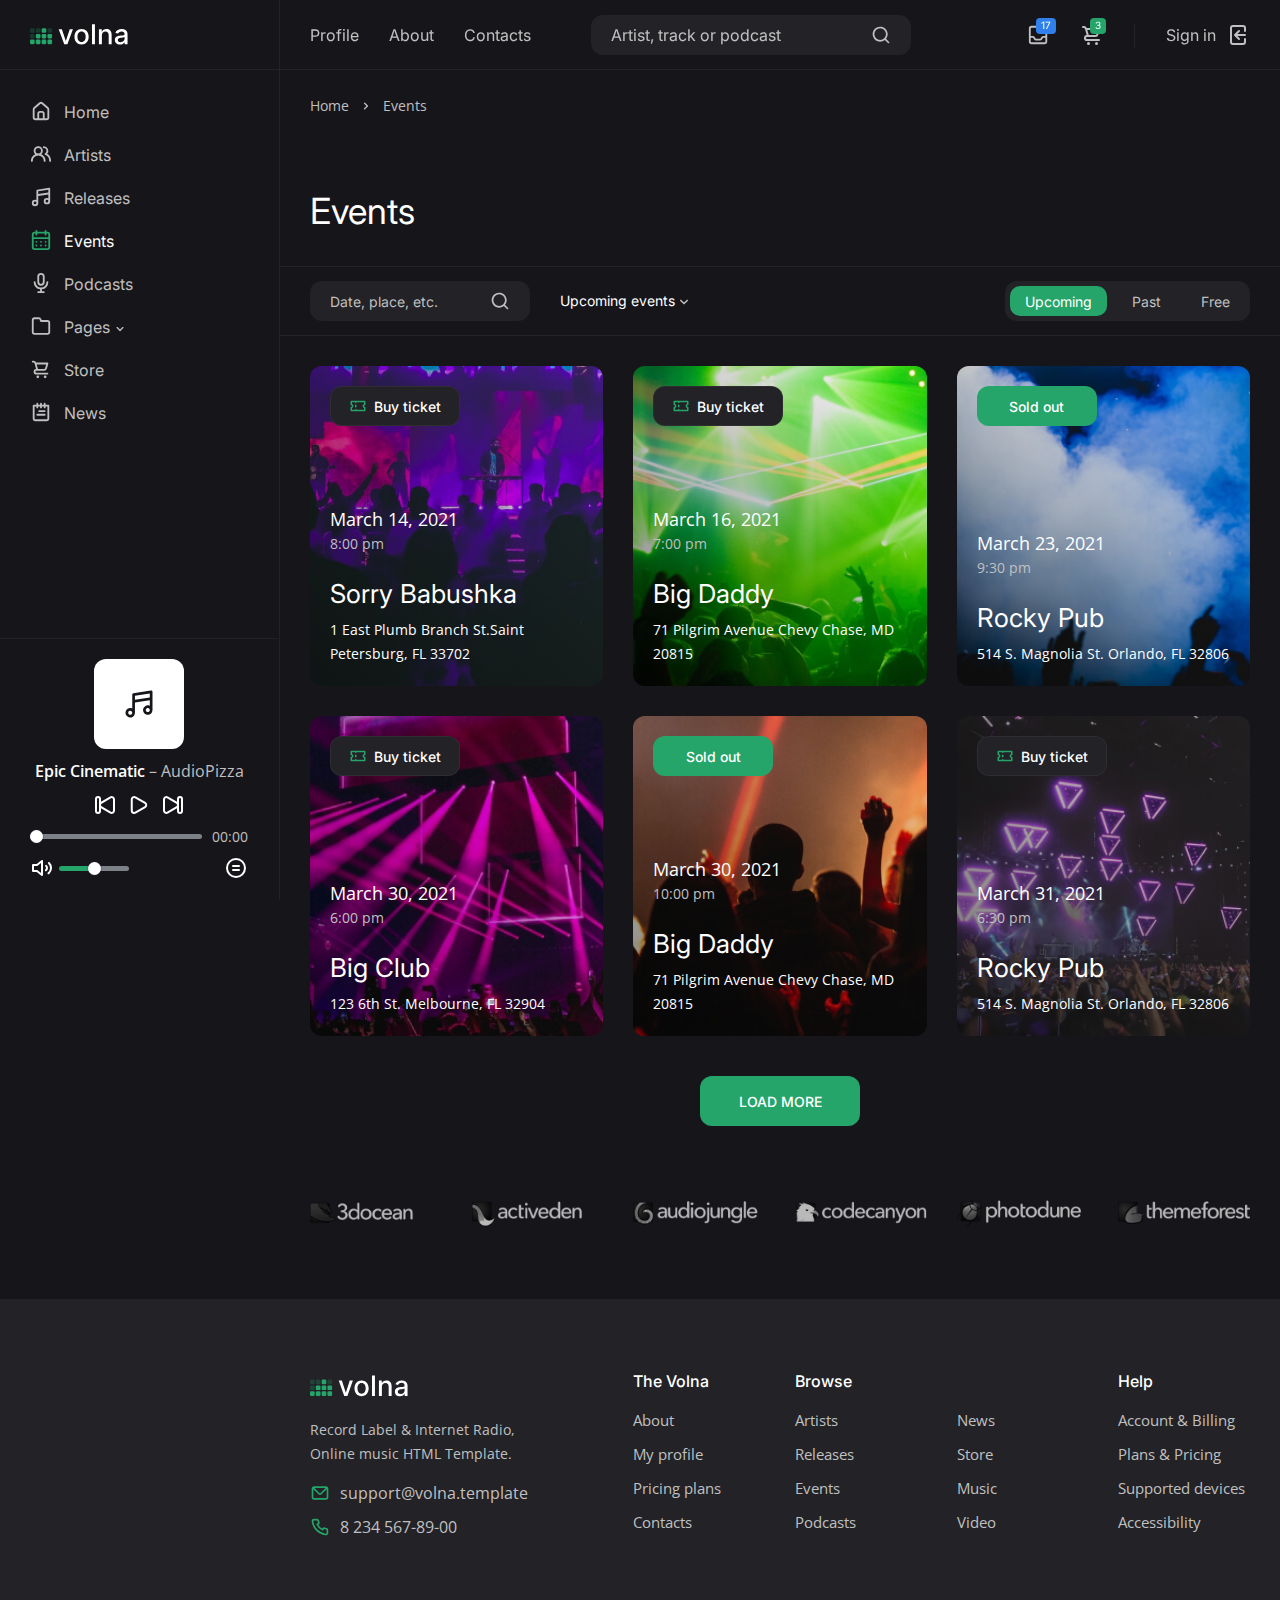
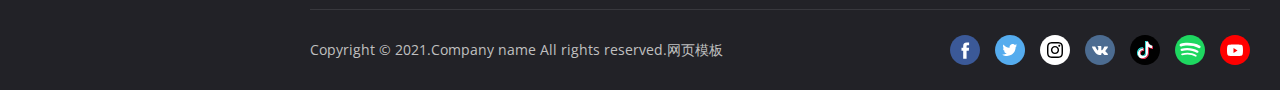
<file: Template Volna By DmitryVolkov/events.html>
<!DOCTYPE html>
<html lang="en">
<head>
	<meta charset="utf-8">
	<meta name="viewport" content="width=device-width, initial-scale=1, shrink-to-fit=no">

	<!-- CSS -->
	<link rel="stylesheet" href="css/bootstrap-reboot.min.css">
	<link rel="stylesheet" href="css/bootstrap-grid.min.css">
	<link rel="stylesheet" href="css/owl.carousel.min.css">
	<link rel="stylesheet" href="css/magnific-popup.css">
	<link rel="stylesheet" href="css/select2.min.css">
	<link rel="stylesheet" href="css/paymentfont.min.css">
	<link rel="stylesheet" href="css/slider-radio.css">
	<link rel="stylesheet" href="css/plyr.css">
	<link rel="stylesheet" href="css/main.css">

	<!-- Favicons -->
	<link rel="icon" type="image/png" href="icon/favicon-32x32.png" sizes="32x32">
	<link rel="apple-touch-icon" href="icon/favicon-32x32.png">

	<meta name="description" content="">
	<meta name="keywords" content="">
	<meta name="author" content="Dmitry Volkov">
	<title>Volna – Record label & Music streaming HTML Template</title>

</head>
<body>
	<!-- header -->
	<header class="header">
		<div class="header__content">
			<div class="header__logo">
				<a href="index.html">
					<img src="img/logo.svg" alt="">
				</a>
			</div>

			<nav class="header__nav">
				<a href="profile.html">Profile</a>
				<a href="about.html">About</a>
				<a href="contacts.html">Contacts</a>
			</nav>

			<form action="#" class="header__search">
				<input type="text" placeholder="Artist, track or podcast">
				<button type="button"><svg xmlns="http://www.w3.org/2000/svg" viewBox="0 0 24 24"><path d="M21.71,20.29,18,16.61A9,9,0,1,0,16.61,18l3.68,3.68a1,1,0,0,0,1.42,0A1,1,0,0,0,21.71,20.29ZM11,18a7,7,0,1,1,7-7A7,7,0,0,1,11,18Z"/></svg></button>
				<button type="button" class="close"><svg xmlns="http://www.w3.org/2000/svg" viewBox="0 0 24 24"><path d="M13.41,12l6.3-6.29a1,1,0,1,0-1.42-1.42L12,10.59,5.71,4.29A1,1,0,0,0,4.29,5.71L10.59,12l-6.3,6.29a1,1,0,0,0,0,1.42,1,1,0,0,0,1.42,0L12,13.41l6.29,6.3a1,1,0,0,0,1.42,0,1,1,0,0,0,0-1.42Z"/></svg></button>
			</form>

			<div class="header__actions">
				<div class="header__action header__action--search">
					<button class="header__action-btn" type="button"><svg xmlns="http://www.w3.org/2000/svg" viewBox="0 0 24 24"><path d="M21.71,20.29,18,16.61A9,9,0,1,0,16.61,18l3.68,3.68a1,1,0,0,0,1.42,0A1,1,0,0,0,21.71,20.29ZM11,18a7,7,0,1,1,7-7A7,7,0,0,1,11,18Z"/></svg></button>
				</div>

				<div class="header__action header__action--note">
					<span>17</span>
					<a href="#" class="header__action-btn"><svg xmlns="http://www.w3.org/2000/svg" viewBox="0 0 24 24"><path d="M19.05566,2h-14a3.00328,3.00328,0,0,0-3,3V19a3.00328,3.00328,0,0,0,3,3h14a3.00328,3.00328,0,0,0,3-3V5A3.00328,3.00328,0,0,0,19.05566,2Zm-14,2h14a1.001,1.001,0,0,1,1,1v8H17.59082a1.99687,1.99687,0,0,0-1.66406.89062L14.52051,16H9.59082L8.18457,13.89062A1.99687,1.99687,0,0,0,6.52051,13H4.05566V5A1.001,1.001,0,0,1,5.05566,4Zm14,16h-14a1.001,1.001,0,0,1-1-1V15H6.52051l1.40625,2.10938A1.99687,1.99687,0,0,0,9.59082,18h4.92969a1.99687,1.99687,0,0,0,1.66406-.89062L17.59082,15h2.46484v4A1.001,1.001,0,0,1,19.05566,20Z"/></svg></a>

					<div class="header__drop">
						<a href="#" class="header__all">View all</a>
						<div class="header__note header__note--succ">
							<svg xmlns="http://www.w3.org/2000/svg" viewBox="0 0 24 24"><path d="M14.72,8.79l-4.29,4.3L8.78,11.44a1,1,0,1,0-1.41,1.41l2.35,2.36a1,1,0,0,0,.71.29,1,1,0,0,0,.7-.29l5-5a1,1,0,0,0,0-1.42A1,1,0,0,0,14.72,8.79ZM12,2A10,10,0,1,0,22,12,10,10,0,0,0,12,2Zm0,18a8,8,0,1,1,8-8A8,8,0,0,1,12,20Z"/></svg>
							<p><a href="#modal-info2" class="open-modal">Payment #51</a> was successful!</p>
							<span>1 hour ago</span>
						</div>
						<div class="header__note header__note--fail">
							<svg xmlns="http://www.w3.org/2000/svg" viewBox="0 0 24 24"><path d="M15.71,8.29a1,1,0,0,0-1.42,0L12,10.59,9.71,8.29A1,1,0,0,0,8.29,9.71L10.59,12l-2.3,2.29a1,1,0,0,0,0,1.42,1,1,0,0,0,1.42,0L12,13.41l2.29,2.3a1,1,0,0,0,1.42,0,1,1,0,0,0,0-1.42L13.41,12l2.3-2.29A1,1,0,0,0,15.71,8.29Zm3.36-3.36A10,10,0,1,0,4.93,19.07,10,10,0,1,0,19.07,4.93ZM17.66,17.66A8,8,0,1,1,20,12,7.95,7.95,0,0,1,17.66,17.66Z"/></svg>
							<p><a href="#modal-info3" class="open-modal">Payment #50</a> failed!</p>
							<span>2 hours ago</span>
						</div>
						<div class="header__note header__note--info">
							<svg xmlns="http://www.w3.org/2000/svg" viewBox="0 0 24 24"><path d="M12,2A10,10,0,1,0,22,12,10.01114,10.01114,0,0,0,12,2Zm0,18a8,8,0,1,1,8-8A8.00917,8.00917,0,0,1,12,20Zm0-8.5a1,1,0,0,0-1,1v3a1,1,0,0,0,2,0v-3A1,1,0,0,0,12,11.5Zm0-4a1.25,1.25,0,1,0,1.25,1.25A1.25,1.25,0,0,0,12,7.5Z"/></svg>
							<p><a href="#modal-info4" class="open-modal">Example</a> of notification.</p>
							<span>2 hours ago</span>
						</div>
						<div class="header__note header__note--gift">
							<svg xmlns="http://www.w3.org/2000/svg" viewBox="0 0 24 24"><path d="M18,7h-.35A3.45,3.45,0,0,0,18,5.5a3.49,3.49,0,0,0-6-2.44A3.49,3.49,0,0,0,6,5.5,3.45,3.45,0,0,0,6.35,7H6a3,3,0,0,0-3,3v2a1,1,0,0,0,1,1H5v6a3,3,0,0,0,3,3h8a3,3,0,0,0,3-3V13h1a1,1,0,0,0,1-1V10A3,3,0,0,0,18,7ZM11,20H8a1,1,0,0,1-1-1V13h4Zm0-9H5V10A1,1,0,0,1,6,9h5Zm0-4H9.5A1.5,1.5,0,1,1,11,5.5Zm2-1.5A1.5,1.5,0,1,1,14.5,7H13ZM17,19a1,1,0,0,1-1,1H13V13h4Zm2-8H13V9h5a1,1,0,0,1,1,1Z"/></svg>
							<p><a href="#modal-info5" class="open-modal">You have received a gift!</a></p>
							<span>4 hours ago</span>
						</div>
					</div>
				</div>

				<div class="header__action header__action--cart">
					<span>3</span>
					<a class="header__action-btn" href="cart.html"><svg xmlns="http://www.w3.org/2000/svg" viewBox="0 0 24 24"><path d="M8.5,19A1.5,1.5,0,1,0,10,20.5,1.5,1.5,0,0,0,8.5,19ZM19,16H7a1,1,0,0,1,0-2h8.49121A3.0132,3.0132,0,0,0,18.376,11.82422L19.96143,6.2749A1.00009,1.00009,0,0,0,19,5H6.73907A3.00666,3.00666,0,0,0,3.92139,3H3A1,1,0,0,0,3,5h.92139a1.00459,1.00459,0,0,1,.96142.7251l.15552.54474.00024.00506L6.6792,12.01709A3.00006,3.00006,0,0,0,7,18H19a1,1,0,0,0,0-2ZM17.67432,7l-1.2212,4.27441A1.00458,1.00458,0,0,1,15.49121,12H8.75439l-.25494-.89221L7.32642,7ZM16.5,19A1.5,1.5,0,1,0,18,20.5,1.5,1.5,0,0,0,16.5,19Z"/></svg></a>

					<div class="header__drop">
						<a href="cart.html" class="header__all">Go to cart</a>
						<div class="header__product">
							<img src="img/store/item4.jpg" alt="">
							<p><a href="product.html">Headphones ZR-991</a></p>
							<span>$199</span>
							<button type="button"><svg xmlns="http://www.w3.org/2000/svg" viewBox="0 0 24 24"><path d="M13.41,12l6.3-6.29a1,1,0,1,0-1.42-1.42L12,10.59,5.71,4.29A1,1,0,0,0,4.29,5.71L10.59,12l-6.3,6.29a1,1,0,0,0,0,1.42,1,1,0,0,0,1.42,0L12,13.41l6.29,6.3a1,1,0,0,0,1.42,0,1,1,0,0,0,0-1.42Z"/></svg></button>
						</div>
						<div class="header__product">
							<img src="img/store/item3.jpg" alt="">
							<p><a href="product.html">Music Blank</a></p>
							<span>$3.99</span>
							<button type="button"><svg xmlns="http://www.w3.org/2000/svg" viewBox="0 0 24 24"><path d="M13.41,12l6.3-6.29a1,1,0,1,0-1.42-1.42L12,10.59,5.71,4.29A1,1,0,0,0,4.29,5.71L10.59,12l-6.3,6.29a1,1,0,0,0,0,1.42,1,1,0,0,0,1.42,0L12,13.41l6.29,6.3a1,1,0,0,0,1.42,0,1,1,0,0,0,0-1.42Z"/></svg></button>
						</div>
						<div class="header__product">
							<img src="img/store/item2.jpg" alt="">
							<p><a href="product.html">Microphone R4</a></p>
							<span>$799</span>
							<button type="button"><svg xmlns="http://www.w3.org/2000/svg" viewBox="0 0 24 24"><path d="M13.41,12l6.3-6.29a1,1,0,1,0-1.42-1.42L12,10.59,5.71,4.29A1,1,0,0,0,4.29,5.71L10.59,12l-6.3,6.29a1,1,0,0,0,0,1.42,1,1,0,0,0,1.42,0L12,13.41l6.29,6.3a1,1,0,0,0,1.42,0,1,1,0,0,0,0-1.42Z"/></svg></button>
						</div>
					</div>
				</div>

				<div class="header__action header__action--signin">
					<a class="header__action-btn" href="signin.html">
						<span>Sign in</span>
						<svg xmlns="http://www.w3.org/2000/svg" viewBox="0 0 24 24"><path d="M20,12a1,1,0,0,0-1-1H11.41l2.3-2.29a1,1,0,1,0-1.42-1.42l-4,4a1,1,0,0,0-.21.33,1,1,0,0,0,0,.76,1,1,0,0,0,.21.33l4,4a1,1,0,0,0,1.42,0,1,1,0,0,0,0-1.42L11.41,13H19A1,1,0,0,0,20,12ZM17,2H7A3,3,0,0,0,4,5V19a3,3,0,0,0,3,3H17a3,3,0,0,0,3-3V16a1,1,0,0,0-2,0v3a1,1,0,0,1-1,1H7a1,1,0,0,1-1-1V5A1,1,0,0,1,7,4H17a1,1,0,0,1,1,1V8a1,1,0,0,0,2,0V5A3,3,0,0,0,17,2Z"/></svg>
					</a>
				</div>
			</div>

			<button class="header__btn" type="button">
				<span></span>
				<span></span>
				<span></span>
			</button>
		</div>
	</header>
	<!-- end header -->

	<!-- sidebar -->
	<div class="sidebar">
		<!-- sidebar logo -->
		<div class="sidebar__logo">
			<img src="img/logo.svg" alt="">
		</div>
		<!-- end sidebar logo -->

		<!-- sidebar nav -->
		<ul class="sidebar__nav">
			<li class="sidebar__nav-item">
				<a href="index.html" class="sidebar__nav-link"><svg xmlns="http://www.w3.org/2000/svg" viewBox="0 0 24 24"><path d="M20,8h0L14,2.74a3,3,0,0,0-4,0L4,8a3,3,0,0,0-1,2.26V19a3,3,0,0,0,3,3H18a3,3,0,0,0,3-3V10.25A3,3,0,0,0,20,8ZM14,20H10V15a1,1,0,0,1,1-1h2a1,1,0,0,1,1,1Zm5-1a1,1,0,0,1-1,1H16V15a3,3,0,0,0-3-3H11a3,3,0,0,0-3,3v5H6a1,1,0,0,1-1-1V10.25a1,1,0,0,1,.34-.75l6-5.25a1,1,0,0,1,1.32,0l6,5.25a1,1,0,0,1,.34.75Z"></path></svg> <span>Home</span></a>
			</li>

			<li class="sidebar__nav-item">
				<a href="artists.html" class="sidebar__nav-link"><svg xmlns="http://www.w3.org/2000/svg" viewBox="0 0 24 24"><path d="M12.3,12.22A4.92,4.92,0,0,0,14,8.5a5,5,0,0,0-10,0,4.92,4.92,0,0,0,1.7,3.72A8,8,0,0,0,1,19.5a1,1,0,0,0,2,0,6,6,0,0,1,12,0,1,1,0,0,0,2,0A8,8,0,0,0,12.3,12.22ZM9,11.5a3,3,0,1,1,3-3A3,3,0,0,1,9,11.5Zm9.74.32A5,5,0,0,0,15,3.5a1,1,0,0,0,0,2,3,3,0,0,1,3,3,3,3,0,0,1-1.5,2.59,1,1,0,0,0-.5.84,1,1,0,0,0,.45.86l.39.26.13.07a7,7,0,0,1,4,6.38,1,1,0,0,0,2,0A9,9,0,0,0,18.74,11.82Z"/></svg> <span>Artists</span></a>
			</li>

			<li class="sidebar__nav-item">
				<a href="releases.html" class="sidebar__nav-link"><svg xmlns="http://www.w3.org/2000/svg" viewBox="0 0 24 24"><path d="M21.65,2.24a1,1,0,0,0-.8-.23l-13,2A1,1,0,0,0,7,5V15.35A3.45,3.45,0,0,0,5.5,15,3.5,3.5,0,1,0,9,18.5V10.86L20,9.17v4.18A3.45,3.45,0,0,0,18.5,13,3.5,3.5,0,1,0,22,16.5V3A1,1,0,0,0,21.65,2.24ZM5.5,20A1.5,1.5,0,1,1,7,18.5,1.5,1.5,0,0,1,5.5,20Zm13-2A1.5,1.5,0,1,1,20,16.5,1.5,1.5,0,0,1,18.5,18ZM20,7.14,9,8.83v-3L20,4.17Z"/></svg> <span>Releases</span></a>
			</li>

			<li class="sidebar__nav-item">
				<a href="events.html" class="sidebar__nav-link sidebar__nav-link--active"><svg xmlns="http://www.w3.org/2000/svg" viewBox="0 0 24 24"><path d="M12,19a1,1,0,1,0-1-1A1,1,0,0,0,12,19Zm5,0a1,1,0,1,0-1-1A1,1,0,0,0,17,19Zm0-4a1,1,0,1,0-1-1A1,1,0,0,0,17,15Zm-5,0a1,1,0,1,0-1-1A1,1,0,0,0,12,15ZM19,3H18V2a1,1,0,0,0-2,0V3H8V2A1,1,0,0,0,6,2V3H5A3,3,0,0,0,2,6V20a3,3,0,0,0,3,3H19a3,3,0,0,0,3-3V6A3,3,0,0,0,19,3Zm1,17a1,1,0,0,1-1,1H5a1,1,0,0,1-1-1V11H20ZM20,9H4V6A1,1,0,0,1,5,5H6V6A1,1,0,0,0,8,6V5h8V6a1,1,0,0,0,2,0V5h1a1,1,0,0,1,1,1ZM7,15a1,1,0,1,0-1-1A1,1,0,0,0,7,15Zm0,4a1,1,0,1,0-1-1A1,1,0,0,0,7,19Z"/></svg> <span>Events</span></a>
			</li>

			<li class="sidebar__nav-item">
				<a href="podcasts.html" class="sidebar__nav-link"><svg xmlns="http://www.w3.org/2000/svg" viewBox="0 0 24 24"><path d="M12,15a4,4,0,0,0,4-4V5A4,4,0,0,0,8,5v6A4,4,0,0,0,12,15ZM10,5a2,2,0,0,1,4,0v6a2,2,0,0,1-4,0Zm10,6a1,1,0,0,0-2,0A6,6,0,0,1,6,11a1,1,0,0,0-2,0,8,8,0,0,0,7,7.93V21H9a1,1,0,0,0,0,2h6a1,1,0,0,0,0-2H13V18.93A8,8,0,0,0,20,11Z"/></svg> <span>Podcasts</span></a>
			</li>

			<!-- collapse -->
			<li class="sidebar__nav-item">
				<a class="sidebar__nav-link" data-toggle="collapse" href="#collapseMenu1" role="button" aria-expanded="false" aria-controls="collapseMenu1"><svg xmlns="http://www.w3.org/2000/svg" viewBox="0 0 24 24"><path d="M19,5.5H12.72l-.32-1a3,3,0,0,0-2.84-2H5a3,3,0,0,0-3,3v13a3,3,0,0,0,3,3H19a3,3,0,0,0,3-3V8.5A3,3,0,0,0,19,5.5Zm1,13a1,1,0,0,1-1,1H5a1,1,0,0,1-1-1V5.5a1,1,0,0,1,1-1H9.56a1,1,0,0,1,.95.68l.54,1.64A1,1,0,0,0,12,7.5h7a1,1,0,0,1,1,1Z"/></svg> <span>Pages</span> <svg xmlns="http://www.w3.org/2000/svg" viewBox="0 0 24 24"><path d="M17,9.17a1,1,0,0,0-1.41,0L12,12.71,8.46,9.17a1,1,0,0,0-1.41,0,1,1,0,0,0,0,1.42l4.24,4.24a1,1,0,0,0,1.42,0L17,10.59A1,1,0,0,0,17,9.17Z"/></svg></a>

				<div class="collapse" id="collapseMenu1">
					<ul class="sidebar__menu sidebar__menu--scroll">
						<li><a href="artist.html">Artist</a></li>
						<li><a href="event.html">Event</a></li>
						<li><a href="release.html">Release</a></li>
						<li><a href="product.html">Product</a></li>
						<li><a href="article.html">Article</a></li>
						<li><a href="cart.html">Cart</a></li>
						<li><a href="profile.html">Profile</a></li>
						<li><a href="about.html">About</a></li>
						<li><a href="contacts.html">Contacts</a></li>
						<li><a href="pricing.html">Pricing plans</a></li>
						<li><a href="privacy.html">Privacy policy</a></li>
						<li><a href="signin.html">Sign in</a></li>
						<li><a href="signup.html">Sign up</a></li>
						<li><a href="forgot.html">Forgot password</a></li>
						<li><a href="404.html">404 Page</a></li>
					</ul>
				</div>
			</li>
			<!-- end collapse -->

			<li class="sidebar__nav-item">
				<a href="store.html" class="sidebar__nav-link"><svg xmlns="http://www.w3.org/2000/svg" viewBox="0 0 24 24"><path d="M8.5,19A1.5,1.5,0,1,0,10,20.5,1.5,1.5,0,0,0,8.5,19ZM19,16H7a1,1,0,0,1,0-2h8.49121A3.0132,3.0132,0,0,0,18.376,11.82422L19.96143,6.2749A1.00009,1.00009,0,0,0,19,5H6.73907A3.00666,3.00666,0,0,0,3.92139,3H3A1,1,0,0,0,3,5h.92139a1.00459,1.00459,0,0,1,.96142.7251l.15552.54474.00024.00506L6.6792,12.01709A3.00006,3.00006,0,0,0,7,18H19a1,1,0,0,0,0-2ZM17.67432,7l-1.2212,4.27441A1.00458,1.00458,0,0,1,15.49121,12H8.75439l-.25494-.89221L7.32642,7ZM16.5,19A1.5,1.5,0,1,0,18,20.5,1.5,1.5,0,0,0,16.5,19Z"/></svg> <span>Store</span></a>
			</li>

			<li class="sidebar__nav-item">
				<a href="news.html" class="sidebar__nav-link"><svg xmlns="http://www.w3.org/2000/svg" viewBox="0 0 24 24"><path d="M16,14H8a1,1,0,0,0,0,2h8a1,1,0,0,0,0-2Zm0-4H10a1,1,0,0,0,0,2h6a1,1,0,0,0,0-2Zm4-6H17V3a1,1,0,0,0-2,0V4H13V3a1,1,0,0,0-2,0V4H9V3A1,1,0,0,0,7,3V4H4A1,1,0,0,0,3,5V19a3,3,0,0,0,3,3H18a3,3,0,0,0,3-3V5A1,1,0,0,0,20,4ZM19,19a1,1,0,0,1-1,1H6a1,1,0,0,1-1-1V6H7V7A1,1,0,0,0,9,7V6h2V7a1,1,0,0,0,2,0V6h2V7a1,1,0,0,0,2,0V6h2Z"/></svg> <span>News</span></a>
			</li>
		</ul>
		<!-- end sidebar nav -->
	</div>
	<!-- end sidebar -->

	<!-- player -->
	<div class="player">
		<div class="player__cover">
			<img src="img/covers/cover.svg" alt="">
		</div>

		<div class="player__content">
			<span class="player__track"><b class="player__title">Epic Cinematic</b> – <span class="player__artist">AudioPizza</span></span>
			<audio src="https://dmitryvolkov.me/demo/blast2.0/audio/12071151_epic-cinematic-trailer_by_audiopizza_preview.mp3" id="audio" controls></audio>
		</div>
	</div>

	<button class="player__btn" type="button"><svg xmlns="http://www.w3.org/2000/svg" viewBox="0 0 24 24"><path d="M21.65,2.24a1,1,0,0,0-.8-.23l-13,2A1,1,0,0,0,7,5V15.35A3.45,3.45,0,0,0,5.5,15,3.5,3.5,0,1,0,9,18.5V10.86L20,9.17v4.18A3.45,3.45,0,0,0,18.5,13,3.5,3.5,0,1,0,22,16.5V3A1,1,0,0,0,21.65,2.24ZM5.5,20A1.5,1.5,0,1,1,7,18.5,1.5,1.5,0,0,1,5.5,20Zm13-2A1.5,1.5,0,1,1,20,16.5,1.5,1.5,0,0,1,18.5,18ZM20,7.14,9,8.83v-3L20,4.17Z"/></svg> Player</button>
	<!-- end player -->

	<!-- main content -->
	<main class="main">
		<div class="container-fluid">
			<div class="row row--grid">
				<!-- breadcrumb -->
				<div class="col-12">
					<ul class="breadcrumb">
						<li class="breadcrumb__item"><a href="index.html">Home</a></li>
						<li class="breadcrumb__item breadcrumb__item--active">Events</li>
					</ul>
				</div>
				<!-- end breadcrumb -->

				<!-- title -->
				<div class="col-12">
					<div class="main__title main__title--page">
						<h1>Events</h1>
					</div>
				</div>
				<!-- end title -->
			</div>

			<div class="row row--grid">
				<div class="col-12">
					<div class="main__filter">
						<form action="#" class="main__filter-search">
							<input type="text" placeholder="Date, place, etc.">
							<button type="button"><svg xmlns="http://www.w3.org/2000/svg" viewBox="0 0 24 24"><path d="M21.71,20.29,18,16.61A9,9,0,1,0,16.61,18l3.68,3.68a1,1,0,0,0,1.42,0A1,1,0,0,0,21.71,20.29ZM11,18a7,7,0,1,1,7-7A7,7,0,0,1,11,18Z"/></svg></button>
						</form>

						<div class="main__filter-wrap">
							<select class="main__select" name="genres">
								<option value="upcoming">Upcoming events</option>
								<option value="past">Past events</option>
								<option value="free">Free events</option>
							</select>
						</div>

						<div class="slider-radio">
							<input type="radio" name="grade" id="upcoming" checked="checked"><label for="upcoming">Upcoming</label>
							<input type="radio" name="grade" id="past"><label for="past">Past</label>
							<input type="radio" name="grade" id="free"><label for="free">Free</label>
						</div>
					</div>

					<div class="row row--grid">
						<div class="col-12 col-md-6 col-xl-4">
							<div class="event" data-bg="img/events/event1.jpg">
								<a href="#modal-ticket" class="event__ticket open-modal"><svg xmlns="http://www.w3.org/2000/svg" viewBox="0 0 24 24"><path d="M9,10a1,1,0,0,0-1,1v2a1,1,0,0,0,2,0V11A1,1,0,0,0,9,10Zm12,1a1,1,0,0,0,1-1V6a1,1,0,0,0-1-1H3A1,1,0,0,0,2,6v4a1,1,0,0,0,1,1,1,1,0,0,1,0,2,1,1,0,0,0-1,1v4a1,1,0,0,0,1,1H21a1,1,0,0,0,1-1V14a1,1,0,0,0-1-1,1,1,0,0,1,0-2ZM20,9.18a3,3,0,0,0,0,5.64V17H10a1,1,0,0,0-2,0H4V14.82A3,3,0,0,0,4,9.18V7H8a1,1,0,0,0,2,0H20Z"/></svg> Buy ticket</a>
								<span class="event__date">March 14, 2021</span>
								<span class="event__time">8:00 pm</span>
								<h3 class="event__title"><a href="event.html">Sorry Babushka</a></h3>
								<p class="event__address">1 East Plumb Branch St.Saint Petersburg, FL 33702</p>
							</div>
						</div>

						<div class="col-12 col-md-6 col-xl-4">
							<div class="event" data-bg="img/events/event2.jpg">
								<a href="#modal-ticket" class="event__ticket open-modal"><svg xmlns="http://www.w3.org/2000/svg" viewBox="0 0 24 24"><path d="M9,10a1,1,0,0,0-1,1v2a1,1,0,0,0,2,0V11A1,1,0,0,0,9,10Zm12,1a1,1,0,0,0,1-1V6a1,1,0,0,0-1-1H3A1,1,0,0,0,2,6v4a1,1,0,0,0,1,1,1,1,0,0,1,0,2,1,1,0,0,0-1,1v4a1,1,0,0,0,1,1H21a1,1,0,0,0,1-1V14a1,1,0,0,0-1-1,1,1,0,0,1,0-2ZM20,9.18a3,3,0,0,0,0,5.64V17H10a1,1,0,0,0-2,0H4V14.82A3,3,0,0,0,4,9.18V7H8a1,1,0,0,0,2,0H20Z"/></svg> Buy ticket</a>
								<span class="event__date">March 16, 2021</span>
								<span class="event__time">7:00 pm</span>
								<h3 class="event__title"><a href="event.html">Big Daddy</a></h3>
								<p class="event__address">71 Pilgrim Avenue Chevy Chase, MD 20815</p>
							</div>
						</div>

						<div class="col-12 col-md-6 col-xl-4">
							<div class="event" data-bg="img/events/event3.jpg">
								<span class="event__out">Sold out</span>
								<span class="event__date">March 23, 2021</span>
								<span class="event__time">9:30 pm</span>
								<h3 class="event__title"><a href="event.html">Rocky Pub</a></h3>
								<p class="event__address">514 S. Magnolia St. Orlando, FL 32806</p>
							</div>
						</div>

						<div class="col-12 col-md-6 col-xl-4">
							<div class="event" data-bg="img/events/event4.jpg">
								<a href="#modal-ticket" class="event__ticket open-modal"><svg xmlns="http://www.w3.org/2000/svg" viewBox="0 0 24 24"><path d="M9,10a1,1,0,0,0-1,1v2a1,1,0,0,0,2,0V11A1,1,0,0,0,9,10Zm12,1a1,1,0,0,0,1-1V6a1,1,0,0,0-1-1H3A1,1,0,0,0,2,6v4a1,1,0,0,0,1,1,1,1,0,0,1,0,2,1,1,0,0,0-1,1v4a1,1,0,0,0,1,1H21a1,1,0,0,0,1-1V14a1,1,0,0,0-1-1,1,1,0,0,1,0-2ZM20,9.18a3,3,0,0,0,0,5.64V17H10a1,1,0,0,0-2,0H4V14.82A3,3,0,0,0,4,9.18V7H8a1,1,0,0,0,2,0H20Z"/></svg> Buy ticket</a>
								<span class="event__date">March 30, 2021</span>
								<span class="event__time">6:00 pm</span>
								<h3 class="event__title"><a href="event.html">Big Club</a></h3>
								<p class="event__address">123 6th St. Melbourne, FL 32904</p>
							</div>
						</div>

						<div class="col-12 col-md-6 col-xl-4">
							<div class="event" data-bg="img/events/event5.jpg">
								<span class="event__out">Sold out</span>
								<span class="event__date">March 30, 2021</span>
								<span class="event__time">10:00 pm</span>
								<h3 class="event__title"><a href="event.html">Big Daddy</a></h3>
								<p class="event__address">71 Pilgrim Avenue Chevy Chase, MD 20815</p>
							</div>
						</div>

						<div class="col-12 col-md-6 col-xl-4">
							<div class="event" data-bg="img/events/event6.jpg">
								<a href="#modal-ticket" class="event__ticket open-modal"><svg xmlns="http://www.w3.org/2000/svg" viewBox="0 0 24 24"><path d="M9,10a1,1,0,0,0-1,1v2a1,1,0,0,0,2,0V11A1,1,0,0,0,9,10Zm12,1a1,1,0,0,0,1-1V6a1,1,0,0,0-1-1H3A1,1,0,0,0,2,6v4a1,1,0,0,0,1,1,1,1,0,0,1,0,2,1,1,0,0,0-1,1v4a1,1,0,0,0,1,1H21a1,1,0,0,0,1-1V14a1,1,0,0,0-1-1,1,1,0,0,1,0-2ZM20,9.18a3,3,0,0,0,0,5.64V17H10a1,1,0,0,0-2,0H4V14.82A3,3,0,0,0,4,9.18V7H8a1,1,0,0,0,2,0H20Z"/></svg> Buy ticket</a>
								<span class="event__date">March 31, 2021</span>
								<span class="event__time">6:30 pm</span>
								<h3 class="event__title"><a href="event.html">Rocky Pub</a></h3>
								<p class="event__address">514 S. Magnolia St. Orlando, FL 32806</p>
							</div>
						</div>
					</div>

					<div class="row row--grid">
						<div class="col-12">
							<button class="main__load" type="button">Load more</button>
						</div>
					</div>
				</div>
			</div>

			<!-- partners -->
			<div class="row">
				<div class="col-12">
					<div class="partners owl-carousel">
						<a href="#" class="partners__img">
							<img src="img/partners/3docean-light-background.png" alt="">
						</a>

						<a href="#" class="partners__img">
							<img src="img/partners/activeden-light-background.png" alt="">
						</a>

						<a href="#" class="partners__img">
							<img src="img/partners/audiojungle-light-background.png" alt="">
						</a>

						<a href="#" class="partners__img">
							<img src="img/partners/codecanyon-light-background.png" alt="">
						</a>

						<a href="#" class="partners__img">
							<img src="img/partners/photodune-light-background.png" alt="">
						</a>

						<a href="#" class="partners__img">
							<img src="img/partners/themeforest-light-background.png" alt="">
						</a>
					</div>
				</div>
			</div>
			<!-- end partners -->
		</div>
	</main>
	<!-- end main content -->

	<!-- footer -->
	<footer class="footer">
		<div class="container-fluid">
			<div class="row">
				<div class="col-12 col-sm-8 col-md-6 col-lg-6 col-xl-4 order-4 order-md-1 order-lg-4 order-xl-1">
					<div class="footer__logo">
						<img src="img/logo.svg" alt="">
					</div> 
					<p class="footer__tagline">Record Label & Internet Radio,<br> Online music HTML Template.</p>
					<div class="footer__links">
						<a href="mailto:support@volna.template"><svg xmlns="http://www.w3.org/2000/svg" viewBox="0 0 24 24"><path d="M19,4H5A3,3,0,0,0,2,7V17a3,3,0,0,0,3,3H19a3,3,0,0,0,3-3V7A3,3,0,0,0,19,4Zm-.41,2-5.88,5.88a1,1,0,0,1-1.42,0L5.41,6ZM20,17a1,1,0,0,1-1,1H5a1,1,0,0,1-1-1V7.41l5.88,5.88a3,3,0,0,0,4.24,0L20,7.41Z"/></svg> support@volna.template</a>
						<a href="tel:82345678900"><svg xmlns="http://www.w3.org/2000/svg" viewBox="0 0 24 24"><path d="M19.44,13c-.22,0-.45-.07-.67-.12a9.44,9.44,0,0,1-1.31-.39,2,2,0,0,0-2.48,1l-.22.45a12.18,12.18,0,0,1-2.66-2,12.18,12.18,0,0,1-2-2.66L10.52,9a2,2,0,0,0,1-2.48,10.33,10.33,0,0,1-.39-1.31c-.05-.22-.09-.45-.12-.68a3,3,0,0,0-3-2.49h-3a3,3,0,0,0-3,3.41A19,19,0,0,0,18.53,21.91l.38,0a3,3,0,0,0,2-.76,3,3,0,0,0,1-2.25v-3A3,3,0,0,0,19.44,13Zm.5,6a1,1,0,0,1-.34.75,1.05,1.05,0,0,1-.82.25A17,17,0,0,1,4.07,5.22a1.09,1.09,0,0,1,.25-.82,1,1,0,0,1,.75-.34h3a1,1,0,0,1,1,.79q.06.41.15.81a11.12,11.12,0,0,0,.46,1.55l-1.4.65a1,1,0,0,0-.49,1.33,14.49,14.49,0,0,0,7,7,1,1,0,0,0,.76,0,1,1,0,0,0,.57-.52l.62-1.4a13.69,13.69,0,0,0,1.58.46q.4.09.81.15a1,1,0,0,1,.79,1Z"/></svg> 8 234 567-89-00</a>
					</div>	
				</div>

				<div class="col-6 col-md-4 col-lg-3 col-xl-2 order-1 order-md-2 order-lg-1 order-xl-2 offset-md-2 offset-lg-0">
					<h6 class="footer__title">The Volna</h6>
					<div class="footer__nav">
						<a href="about.html">About</a>
						<a href="profile.html">My profile</a>
						<a href="pricing.html">Pricing plans</a>
						<a href="contacts.html">Contacts</a>
					</div>
				</div>

				<div class="col-12 col-md-8 col-lg-6 col-xl-4 order-3 order-lg-2 order-md-3 order-xl-3">
					<div class="row">
						<div class="col-12">
							<h6 class="footer__title">Browse</h6>
						</div>

						<div class="col-6">
							<div class="footer__nav">
								<a href="artists.html">Artists</a>
								<a href="releases.html">Releases</a>
								<a href="events.html">Events</a>
								<a href="podcasts.html">Podcasts</a>
							</div>
						</div>

						<div class="col-6">
							<div class="footer__nav">
								<a href="news.html">News</a>
								<a href="store.html">Store</a>
								<a href="#">Music</a>
								<a href="#">Video</a>
							</div>
						</div>
					</div>
				</div>

				<div class="col-6 col-md-4 col-lg-3 col-xl-2 order-2 order-lg-3 order-md-4 order-xl-4">
					<h6 class="footer__title">Help</h6>
					<div class="footer__nav">
						<a href="privacy.html">Account & Billing</a>
						<a href="privacy.html">Plans & Pricing</a>
						<a href="privacy.html">Supported devices</a>
						<a href="privacy.html">Accessibility</a>
					</div>
				</div>
			</div>

			<div class="row">
				<div class="col-12">
					<div class="footer__content">
						<div class="footer__social">
							<a href="#" target="_blank"><svg width="30" height="30" viewBox="0 0 30 30" fill="none" xmlns="http://www.w3.org/2000/svg"><path d="M0 15C0 6.71573 6.71573 0 15 0C23.2843 0 30 6.71573 30 15C30 23.2843 23.2843 30 15 30C6.71573 30 0 23.2843 0 15Z" fill="#3B5998"/><path d="M16.5634 23.8197V15.6589H18.8161L19.1147 12.8466H16.5634L16.5672 11.4391C16.5672 10.7056 16.6369 10.3126 17.6904 10.3126H19.0987V7.5H16.8457C14.1394 7.5 13.1869 8.86425 13.1869 11.1585V12.8469H11.4999V15.6592H13.1869V23.8197H16.5634Z" fill="white"/></svg></a>
							<a href="#" target="_blank"><svg width="30" height="30" viewBox="0 0 30 30" fill="none" xmlns="http://www.w3.org/2000/svg"><path d="M0 15C0 6.71573 6.71573 0 15 0C23.2843 0 30 6.71573 30 15C30 23.2843 23.2843 30 15 30C6.71573 30 0 23.2843 0 15Z" fill="#55ACEE"/><path d="M14.5508 12.1922L14.5822 12.7112L14.0576 12.6477C12.148 12.404 10.4798 11.5778 9.06334 10.1902L8.37085 9.50169L8.19248 10.0101C7.81477 11.1435 8.05609 12.3405 8.843 13.1455C9.26269 13.5904 9.16826 13.654 8.4443 13.3891C8.19248 13.3044 7.97215 13.2408 7.95116 13.2726C7.87772 13.3468 8.12953 14.3107 8.32888 14.692C8.60168 15.2217 9.15777 15.7407 9.76631 16.0479L10.2804 16.2915L9.67188 16.3021C9.08432 16.3021 9.06334 16.3127 9.12629 16.5351C9.33613 17.2236 10.165 17.9545 11.0883 18.2723L11.7388 18.4947L11.1723 18.8337C10.3329 19.321 9.34663 19.5964 8.36036 19.6175C7.88821 19.6281 7.5 19.6705 7.5 19.7023C7.5 19.8082 8.78005 20.4014 9.52499 20.6344C11.7598 21.3229 14.4144 21.0264 16.4079 19.8506C17.8243 19.0138 19.2408 17.3507 19.9018 15.7407C20.2585 14.8827 20.6152 13.315 20.6152 12.5629C20.6152 12.0757 20.6467 12.0121 21.2343 11.4295C21.5805 11.0906 21.9058 10.7198 21.9687 10.6139C22.0737 10.4126 22.0632 10.4126 21.5281 10.5927C20.6362 10.9105 20.5103 10.8681 20.951 10.3915C21.2762 10.0525 21.6645 9.43813 21.6645 9.25806C21.6645 9.22628 21.5071 9.27924 21.3287 9.37458C21.1398 9.4805 20.7202 9.63939 20.4054 9.73472L19.8388 9.91479L19.3247 9.56524C19.0414 9.37458 18.6427 9.16273 18.4329 9.09917C17.8978 8.95087 17.0794 8.97206 16.5967 9.14154C15.2852 9.6182 14.4563 10.8469 14.5508 12.1922Z" fill="white"/></svg></a>
							<a href="https://www.instagram.com/volkov_des1gn/" target="_blank"><svg width="30" height="30" viewBox="0 0 30 30" fill="none" xmlns="http://www.w3.org/2000/svg"><path d="M0 15C0 6.71573 6.71573 0 15 0C23.2843 0 30 6.71573 30 15C30 23.2843 23.2843 30 15 30C6.71573 30 0 23.2843 0 15Z" fill="white"></path><mask x="0" y="0" width="30" height="30"><path fill-rule="evenodd" clip-rule="evenodd" d="M0 15C0 6.71573 6.71573 0 15 0C23.2843 0 30 6.71573 30 15C30 23.2843 23.2843 30 15 30C6.71573 30 0 23.2843 0 15Z" fill="white"></path></mask><g><path fill-rule="evenodd" clip-rule="evenodd" d="M14.9984 7C12.8279 7 12.5552 7.00949 11.7022 7.04834C10.8505 7.08734 10.2692 7.22217 9.76048 7.42001C9.23431 7.62433 8.78797 7.89767 8.3433 8.3425C7.8983 8.78717 7.62496 9.23352 7.41996 9.75952C7.22162 10.2684 7.08662 10.8499 7.04829 11.7012C7.01012 12.5546 7.00012 12.8274 7.00012 15.0001C7.00012 17.1728 7.00979 17.4446 7.04846 18.2979C7.08762 19.1496 7.22246 19.731 7.42013 20.2396C7.62463 20.7658 7.89796 21.2122 8.3428 21.6568C8.78731 22.1018 9.23365 22.3758 9.75948 22.5802C10.2685 22.778 10.85 22.9128 11.7015 22.9518C12.5548 22.9907 12.8273 23.0002 14.9999 23.0002C17.1727 23.0002 17.4446 22.9907 18.2979 22.9518C19.1496 22.9128 19.7316 22.778 20.2406 22.5802C20.7666 22.3758 21.2123 22.1018 21.6568 21.6568C22.1018 21.2122 22.3751 20.7658 22.5801 20.2398C22.7768 19.731 22.9118 19.1495 22.9518 18.2981C22.9901 17.4448 23.0001 17.1728 23.0001 15.0001C23.0001 12.8274 22.9901 12.5547 22.9518 11.7014C22.9118 10.8497 22.7768 10.2684 22.5801 9.7597C22.3751 9.23352 22.1018 8.78717 21.6568 8.3425C21.2118 7.89752 20.7668 7.62418 20.2401 7.42001C19.7301 7.22217 19.1484 7.08734 18.2967 7.04834C17.4434 7.00949 17.1717 7 14.9984 7ZM14.5903 8.44156L14.7343 8.44165L15.0009 8.44171C17.1369 8.44171 17.3901 8.44937 18.2336 8.4877C19.0136 8.52338 19.437 8.65369 19.719 8.76321C20.0923 8.9082 20.3585 9.08154 20.6383 9.36154C20.9183 9.64154 21.0916 9.9082 21.237 10.2816C21.3465 10.5632 21.477 10.9866 21.5125 11.7666C21.5508 12.6099 21.5591 12.8633 21.5591 14.9983C21.5591 17.1333 21.5508 17.3866 21.5125 18.23C21.4768 19.01 21.3465 19.4333 21.237 19.715C21.092 20.0883 20.9183 20.3542 20.6383 20.634C20.3583 20.914 20.0925 21.0873 19.719 21.2323C19.4373 21.3423 19.0136 21.4723 18.2336 21.508C17.3903 21.5463 17.1369 21.5547 15.0009 21.5547C12.8647 21.5547 12.6115 21.5463 11.7682 21.508C10.9882 21.472 10.5649 21.3417 10.2827 21.2322C9.90935 21.0872 9.64268 20.9138 9.36268 20.6338C9.08268 20.3538 8.90934 20.0878 8.76401 19.7143C8.65451 19.4326 8.52401 19.0093 8.48851 18.2293C8.45017 17.386 8.4425 17.1326 8.4425 14.9963C8.4425 12.8599 8.45017 12.6079 8.48851 11.7646C8.52417 10.9846 8.65451 10.5612 8.76401 10.2792C8.90901 9.90588 9.08268 9.63922 9.36268 9.35919C9.64268 9.07919 9.90935 8.90588 10.2827 8.76053C10.5647 8.65054 10.9882 8.52054 11.7682 8.48471C12.5062 8.45135 12.7922 8.44138 14.2832 8.4397V8.44171C14.3803 8.44156 14.4825 8.44153 14.5903 8.44156ZM18.3113 10.7296C18.3113 10.1994 18.7413 9.76987 19.2713 9.76987V9.76953C19.8013 9.76953 20.2313 10.1995 20.2313 10.7296C20.2313 11.2596 19.8013 11.6895 19.2713 11.6895C18.7413 11.6895 18.3113 11.2596 18.3113 10.7296ZM15.0011 10.8916C12.7323 10.8916 10.8928 12.7311 10.8928 15C10.8928 17.2688 12.7323 19.1075 15.0011 19.1075C17.27 19.1075 19.1088 17.2688 19.1088 15C19.1088 12.7311 17.2698 10.8916 15.0011 10.8916ZM17.6678 14.9999C17.6678 13.5271 16.4738 12.3333 15.0011 12.3333C13.5283 12.3333 12.3344 13.5271 12.3344 14.9999C12.3344 16.4726 13.5283 17.6666 15.0011 17.6666C16.4738 17.6666 17.6678 16.4726 17.6678 14.9999Z" fill="black"></path></g></svg></a>
							<a href="#" target="_blank"><svg width="30" height="30" viewBox="0 0 30 30" fill="none" xmlns="http://www.w3.org/2000/svg"><path d="M0 15C0 6.71573 6.71573 0 15 0C23.2843 0 30 6.71573 30 15C30 23.2843 23.2843 30 15 30C6.71573 30 0 23.2843 0 15Z" fill="#4C6C91"/><path d="M15.7848 19.9226C15.7848 19.9226 16.0736 19.8911 16.2215 19.7351C16.3568 19.5922 16.3521 19.3226 16.3521 19.3226C16.3521 19.3226 16.3341 18.0636 16.9297 17.8777C17.5166 17.6949 18.2702 19.0952 19.07 19.6337C19.6741 20.0408 20.1327 19.9517 20.1327 19.9517L22.2699 19.9226C22.2699 19.9226 23.3874 19.855 22.8576 18.9923C22.8137 18.9216 22.5485 18.354 21.269 17.1879C19.9284 15.9673 20.1084 16.1647 21.7221 14.053C22.705 12.7672 23.0978 11.9821 22.975 11.6464C22.8584 11.3253 22.1353 11.4106 22.1353 11.4106L19.7297 11.4252C19.7297 11.4252 19.5513 11.4014 19.419 11.4789C19.2899 11.555 19.2061 11.7324 19.2061 11.7324C19.2061 11.7324 18.8258 12.7272 18.3179 13.5737C17.2466 15.3589 16.8185 15.4534 16.6433 15.3428C16.2355 15.0839 16.3373 14.3042 16.3373 13.7504C16.3373 12.0197 16.6049 11.2984 15.8169 11.1118C15.5555 11.0495 15.363 11.0088 14.6939 11.0019C13.8354 10.9935 13.1092 11.005 12.6976 11.2024C12.4237 11.3338 12.2124 11.6272 12.3415 11.6441C12.5004 11.6648 12.8604 11.7394 13.0513 11.9944C13.2978 12.3239 13.2892 13.0629 13.2892 13.0629C13.2892 13.0629 13.4308 15.1 12.9582 15.3528C12.6342 15.5264 12.1897 15.1723 11.2342 13.5522C10.7451 12.7226 10.3757 11.8054 10.3757 11.8054C10.3757 11.8054 10.3045 11.6341 10.177 11.5419C10.0228 11.4306 9.80759 11.396 9.80759 11.396L7.52173 11.4106C7.52173 11.4106 7.17818 11.4198 7.05219 11.5665C6.94029 11.6963 7.04358 11.966 7.04358 11.966C7.04358 11.966 8.8333 16.0764 10.8601 18.1481C12.7187 20.047 14.8285 19.9226 14.8285 19.9226H15.7848Z" fill="white"/></svg></a>
							<a href="#" target="_blank"><svg width="30" height="30" viewBox="0 0 30 30" fill="none" xmlns="http://www.w3.org/2000/svg"><path d="M0 15C0 6.71573 6.71573 0 15 0C23.2843 0 30 6.71573 30 15C30 23.2843 23.2843 30 15 30C6.71573 30 0 23.2843 0 15Z" fill="#010101"/><path d="M13.2143 13.1245V12.4195C12.9696 12.3808 12.7224 12.3595 12.4747 12.356C10.0763 12.3509 7.95291 13.9051 7.23271 16.1928C6.51252 18.4805 7.36263 20.9708 9.33138 22.3405C7.85664 20.7622 7.44716 18.4646 8.28583 16.474C9.1245 14.4834 11.0547 13.1716 13.2143 13.1245Z" fill="#25F4EE"/><path d="M13.3472 21.1097C14.6881 21.1079 15.7904 20.0515 15.8491 18.7118V6.75693H18.0332C17.9886 6.50713 17.9673 6.25373 17.9696 6H14.9824V17.9433C14.9327 19.2898 13.8279 20.3564 12.4804 20.3586C12.0778 20.3552 11.6817 20.2561 11.3248 20.0697C11.794 20.7197 12.5456 21.1062 13.3472 21.1097Z" fill="#25F4EE"/><path d="M22.1125 10.8133V10.1489C21.3087 10.1491 20.5227 9.91193 19.8533 9.46704C20.4401 10.1493 21.2332 10.6219 22.1125 10.8133Z" fill="#25F4EE"/><path d="M19.8534 9.46693C19.1939 8.71597 18.8304 7.75063 18.8306 6.75122H18.0333C18.2414 7.86795 18.8996 8.84996 19.8534 9.46693Z" fill="#FE2C55"/><path d="M12.4747 15.343C11.324 15.3489 10.325 16.1372 10.0517 17.2551C9.77836 18.3729 10.3009 19.5333 11.3191 20.0695C10.7674 19.3078 10.6895 18.301 11.1174 17.4635C11.5453 16.626 12.4067 16.0992 13.3472 16.0999C13.598 16.103 13.8471 16.1419 14.0868 16.2155V13.1762C13.842 13.1395 13.5948 13.1202 13.3472 13.1184H13.2143V15.4296C12.9733 15.365 12.7242 15.3358 12.4747 15.343Z" fill="#FE2C55"/><path d="M22.1125 10.813V13.1242C20.6245 13.1214 19.1751 12.6503 17.9696 11.7779V17.8507C17.9632 20.881 15.5049 23.3341 12.4746 23.3341C11.3493 23.3361 10.251 22.9889 9.33136 22.3403C10.8662 23.991 13.2547 24.5344 15.3525 23.71C17.4504 22.8857 18.8301 20.8616 18.8306 18.6076V12.5522C20.0401 13.4189 21.4913 13.8838 22.9792 13.8812V10.9054C22.6879 10.9045 22.3975 10.8735 22.1125 10.813Z" fill="#FE2C55"/><path d="M17.9696 17.851V11.7782C19.1787 12.6456 20.6301 13.1105 22.1182 13.1071V10.7959C21.2391 10.6102 20.4441 10.1438 19.8532 9.46693C18.8994 8.84996 18.2413 7.86795 18.0331 6.75122H15.849V18.7119C15.8053 19.779 15.0906 20.7013 14.0682 21.01C13.0458 21.3186 11.9401 20.9459 11.3132 20.0813C10.295 19.5451 9.77243 18.3847 10.0457 17.2669C10.319 16.1491 11.3181 15.3607 12.4688 15.3548C12.7197 15.357 12.9688 15.396 13.2084 15.4704V13.1591C11.0368 13.1959 9.09197 14.5124 8.25091 16.5149C7.40985 18.5174 7.83142 20.8277 9.32553 22.4041C10.2543 23.0313 11.3541 23.3562 12.4746 23.3344C15.5049 23.3344 17.9632 20.8812 17.9696 17.851Z" fill="white"/></svg></a>
							<a href="#" target="_blank"><svg width="30" height="30" viewBox="0 0 30 30" fill="none" xmlns="http://www.w3.org/2000/svg"><path d="M14.9999 0C6.71586 0 0 6.71569 0 14.9997C0 23.2847 6.71586 30 14.9999 30C23.2843 30 30 23.2847 30 14.9997C30 6.71569 23.2843 0 14.9999 0" fill="#1ED760"/><path d="M21.5494 21.3091C21.2839 21.7445 20.717 21.8809 20.2832 21.6156C16.814 19.4952 12.4472 19.0164 7.30464 20.191C6.80908 20.3046 6.31511 19.9941 6.2022 19.4987C6.08859 19.0032 6.39803 18.5092 6.89464 18.3961C12.5224 17.1097 17.3497 17.6633 21.2438 20.0428C21.678 20.308 21.8147 20.8751 21.5494 21.3091" fill="white"/><path d="M23.3571 17.2862C23.023 17.8283 22.3141 17.9984 21.7727 17.6655C17.8025 15.2251 11.7482 14.518 7.05106 15.9438C6.44207 16.1278 5.79867 15.7845 5.6136 15.1764C5.43013 14.5674 5.77361 13.9252 6.38173 13.74C11.7475 12.1117 18.4181 12.9003 22.9781 15.7027C23.5196 16.0361 23.69 16.7453 23.3571 17.2862" fill="white"/><path d="M23.5131 13.0974C18.7508 10.2692 10.8956 10.0092 6.34947 11.389C5.61927 11.6105 4.84726 11.1984 4.62621 10.4684C4.40498 9.73787 4.81656 8.96639 5.54711 8.74445C10.7659 7.16039 19.4411 7.4663 24.9235 10.7207C25.5803 11.1106 25.7956 11.9586 25.4064 12.6142C25.0169 13.2708 24.1681 13.4873 23.5131 13.0974" fill="white"/></svg></a>
							<a href="#" target="_blank"><svg width="30" height="30" viewBox="0 0 30 30" fill="none" xmlns="http://www.w3.org/2000/svg"><path d="M0 15C0 6.71573 6.71573 0 15 0C23.2843 0 30 6.71573 30 15C30 23.2843 23.2843 30 15 30C6.71573 30 0 23.2843 0 15Z" fill="#FF0000"/><path d="M22.6656 11.2958C22.4816 10.5889 21.9395 10.0322 21.251 9.84333C20.0034 9.5 15 9.5 15 9.5C15 9.5 9.99664 9.5 8.74891 9.84333C8.06045 10.0322 7.51827 10.5889 7.33427 11.2958C7 12.5769 7 15.25 7 15.25C7 15.25 7 17.923 7.33427 19.2042C7.51827 19.9111 8.06045 20.4678 8.74891 20.6568C9.99664 21 15 21 15 21C15 21 20.0034 21 21.251 20.6568C21.9395 20.4678 22.4816 19.9111 22.6656 19.2042C23 17.923 23 15.25 23 15.25C23 15.25 23 12.5769 22.6656 11.2958" fill="white"/><path d="M13.5 18V13L17.5 15.5001L13.5 18Z" fill="#FF0000"/></svg></a>
						</div>
						<small class="footer__copyright">Copyright &copy; 2021.Company name All rights reserved.<a target="_blank" href="https://sc.chinaz.com/moban/">&#x7F51;&#x9875;&#x6A21;&#x677F;</a></small>
					</div>
				</div>
			</div>
		</div>
	</footer>
	<!-- end footer -->

	<!-- modal ticket -->
	<form action="#" id="modal-ticket" class="zoom-anim-dialog mfp-hide modal modal--form">
		<button class="modal__close" type="button"><svg xmlns="http://www.w3.org/2000/svg" viewBox="0 0 24 24"><path d="M13.41,12l4.3-4.29a1,1,0,1,0-1.42-1.42L12,10.59,7.71,6.29A1,1,0,0,0,6.29,7.71L10.59,12l-4.3,4.29a1,1,0,0,0,0,1.42,1,1,0,0,0,1.42,0L12,13.41l4.29,4.3a1,1,0,0,0,1.42,0,1,1,0,0,0,0-1.42Z"/></svg></button>

		<h4 class="sign__title">To buy tickets</h4>

		<div class="sign__group sign__group--row">
			<label class="sign__label">Your balance:</label>
			<span class="sign__value">$90.99</span>
		</div>

		<div class="sign__group sign__group--row">
			<label class="sign__label" for="value">Choose ticket:</label>
			<select class="sign__select" name="value" id="value">
				<option value="50">Regular - $49</option>
				<option value="100">VIP Light - $99</option>
				<option value="200">VIP - $169</option>
			</select>

			<span class="sign__text sign__text--small">You can spend money from your account on the renewal of the connected packages, or on the purchase of goods on our website.</span>
		</div>

		<button class="sign__btn" type="button">Buy</button>
	</form>
	<!-- end modal ticket -->

	<!-- modal info -->
	<div id="modal-info2" class="zoom-anim-dialog mfp-hide modal modal--info">
		<span class="modal__icon modal__icon--green">
			<svg xmlns="http://www.w3.org/2000/svg" viewBox="0 0 24 24"><path d="M14.72,8.79l-4.29,4.3L8.78,11.44a1,1,0,1,0-1.41,1.41l2.35,2.36a1,1,0,0,0,.71.29,1,1,0,0,0,.7-.29l5-5a1,1,0,0,0,0-1.42A1,1,0,0,0,14.72,8.79ZM12,2A10,10,0,1,0,22,12,10,10,0,0,0,12,2Zm0,18a8,8,0,1,1,8-8A8,8,0,0,1,12,20Z"></path></svg>
		</span>
		
		<button class="modal__close" type="button"><svg xmlns="http://www.w3.org/2000/svg" viewBox="0 0 24 24"><path d="M13.41,12l4.3-4.29a1,1,0,1,0-1.42-1.42L12,10.59,7.71,6.29A1,1,0,0,0,6.29,7.71L10.59,12l-4.3,4.29a1,1,0,0,0,0,1.42,1,1,0,0,0,1.42,0L12,13.41l4.29,4.3a1,1,0,0,0,1.42,0,1,1,0,0,0,0-1.42Z"/></svg></button>

		<h4 class="sign__title">Payment #51 was successful!</h4>

		<div class="sign__group sign__group--row">
			<label class="sign__label">Total cost:</label>
			<span class="sign__value">$18.00</span>
		</div>

		<div class="sign__group sign__group--row">
			<label class="sign__label">Payment method: <b>Paypal</b></label>

			<span class="sign__text sign__text--small">There are many variations of passages of Lorem Ipsum available, but the majority have suffered alteration in some form, by injected humour, or randomised words which don't look even slightly believable.</span>
		</div>
	</div>
	<!-- end modal info -->

	<!-- modal info -->
	<div id="modal-info3" class="zoom-anim-dialog mfp-hide modal modal--info">
		<span class="modal__icon modal__icon--red">
			<svg xmlns="http://www.w3.org/2000/svg" viewBox="0 0 24 24"><path d="M15.71,8.29a1,1,0,0,0-1.42,0L12,10.59,9.71,8.29A1,1,0,0,0,8.29,9.71L10.59,12l-2.3,2.29a1,1,0,0,0,0,1.42,1,1,0,0,0,1.42,0L12,13.41l2.29,2.3a1,1,0,0,0,1.42,0,1,1,0,0,0,0-1.42L13.41,12l2.3-2.29A1,1,0,0,0,15.71,8.29Zm3.36-3.36A10,10,0,1,0,4.93,19.07,10,10,0,1,0,19.07,4.93ZM17.66,17.66A8,8,0,1,1,20,12,7.95,7.95,0,0,1,17.66,17.66Z"></path></svg>
		</span>
		
		<button class="modal__close" type="button"><svg xmlns="http://www.w3.org/2000/svg" viewBox="0 0 24 24"><path d="M13.41,12l4.3-4.29a1,1,0,1,0-1.42-1.42L12,10.59,7.71,6.29A1,1,0,0,0,6.29,7.71L10.59,12l-4.3,4.29a1,1,0,0,0,0,1.42,1,1,0,0,0,1.42,0L12,13.41l4.29,4.3a1,1,0,0,0,1.42,0,1,1,0,0,0,0-1.42Z"/></svg></button>

		<h4 class="sign__title">Payment #50 failed!</h4>

		<div class="sign__group sign__group--row">
			<label class="sign__label">Total cost:</label>
			<span class="sign__value">$18.00</span>
		</div>

		<div class="sign__group sign__group--row">
			<label class="sign__label">Payment method: <b>Paypal</b></label>

			<span class="sign__text sign__text--small">There are many variations of passages of Lorem Ipsum available, but the majority have suffered alteration in some form, by injected humour, or randomised words which don't look even slightly believable.</span>
		</div>
	</div>
	<!-- end modal info -->

	<!-- modal info -->
	<div id="modal-info4" class="zoom-anim-dialog mfp-hide modal modal--info">
		<span class="modal__icon">
			<svg xmlns="http://www.w3.org/2000/svg" viewBox="0 0 24 24"><path d="M12,2A10,10,0,1,0,22,12,10.01114,10.01114,0,0,0,12,2Zm0,18a8,8,0,1,1,8-8A8.00917,8.00917,0,0,1,12,20Zm0-8.5a1,1,0,0,0-1,1v3a1,1,0,0,0,2,0v-3A1,1,0,0,0,12,11.5Zm0-4a1.25,1.25,0,1,0,1.25,1.25A1.25,1.25,0,0,0,12,7.5Z"></path></svg>
		</span>
		
		<button class="modal__close" type="button"><svg xmlns="http://www.w3.org/2000/svg" viewBox="0 0 24 24"><path d="M13.41,12l4.3-4.29a1,1,0,1,0-1.42-1.42L12,10.59,7.71,6.29A1,1,0,0,0,6.29,7.71L10.59,12l-4.3,4.29a1,1,0,0,0,0,1.42,1,1,0,0,0,1.42,0L12,13.41l4.29,4.3a1,1,0,0,0,1.42,0,1,1,0,0,0,0-1.42Z"/></svg></button>

		<h4 class="sign__title">Example of notification.</h4>

		<div class="sign__group sign__group--row">
			<label class="sign__label">Amount to auto-renew:</label>
			<span class="sign__value">$18.00</span>
		</div>

		<div class="sign__group sign__group--row">
			<span class="sign__text sign__text--small">There are many variations of passages of Lorem Ipsum available, but the majority have suffered alteration in some form, by injected humour, or randomised words which don't look even slightly believable.</span>
		</div>
	</div>
	<!-- end modal info -->

	<!-- modal info -->
	<div id="modal-info5" class="zoom-anim-dialog mfp-hide modal modal--info">
		<span class="modal__icon modal__icon--purple">
			<svg xmlns="http://www.w3.org/2000/svg" viewBox="0 0 24 24"><path d="M18,7h-.35A3.45,3.45,0,0,0,18,5.5a3.49,3.49,0,0,0-6-2.44A3.49,3.49,0,0,0,6,5.5,3.45,3.45,0,0,0,6.35,7H6a3,3,0,0,0-3,3v2a1,1,0,0,0,1,1H5v6a3,3,0,0,0,3,3h8a3,3,0,0,0,3-3V13h1a1,1,0,0,0,1-1V10A3,3,0,0,0,18,7ZM11,20H8a1,1,0,0,1-1-1V13h4Zm0-9H5V10A1,1,0,0,1,6,9h5Zm0-4H9.5A1.5,1.5,0,1,1,11,5.5Zm2-1.5A1.5,1.5,0,1,1,14.5,7H13ZM17,19a1,1,0,0,1-1,1H13V13h4Zm2-8H13V9h5a1,1,0,0,1,1,1Z"></path></svg>
		</span>
		
		<button class="modal__close" type="button"><svg xmlns="http://www.w3.org/2000/svg" viewBox="0 0 24 24"><path d="M13.41,12l4.3-4.29a1,1,0,1,0-1.42-1.42L12,10.59,7.71,6.29A1,1,0,0,0,6.29,7.71L10.59,12l-4.3,4.29a1,1,0,0,0,0,1.42,1,1,0,0,0,1.42,0L12,13.41l4.29,4.3a1,1,0,0,0,1.42,0,1,1,0,0,0,0-1.42Z"/></svg></button>

		<h4 class="sign__title">You have received a gift!</h4>

		<div class="sign__group sign__group--row">
			<span class="sign__text sign__text--small">There are many variations of passages of Lorem Ipsum available, but the majority have suffered alteration in some form, by injected humour, or randomised words which don't look even slightly believable.</span>

			<span class="sign__text sign__text--small">There are many variations of passages of Lorem Ipsum available, but the majority have suffered alteration in some form, by injected humour, or randomised words which don't look even slightly believable.</span>
		</div>
	</div>
	<!-- end modal info -->

	<!-- JS -->
	<script src="js/jquery-3.5.1.min.js"></script>
	<script src="js/bootstrap.bundle.min.js"></script>
	<script src="js/owl.carousel.min.js"></script>
	<script src="js/jquery.magnific-popup.min.js"></script>
	<script src="js/smooth-scrollbar.js"></script>
	<script src="js/select2.min.js"></script>
	<script src="js/slider-radio.js"></script>
	<script src="js/jquery.inputmask.min.js"></script>
	<script src="js/plyr.min.js"></script>
	<script src="js/main.js"></script>
</body>
</html>
</file>
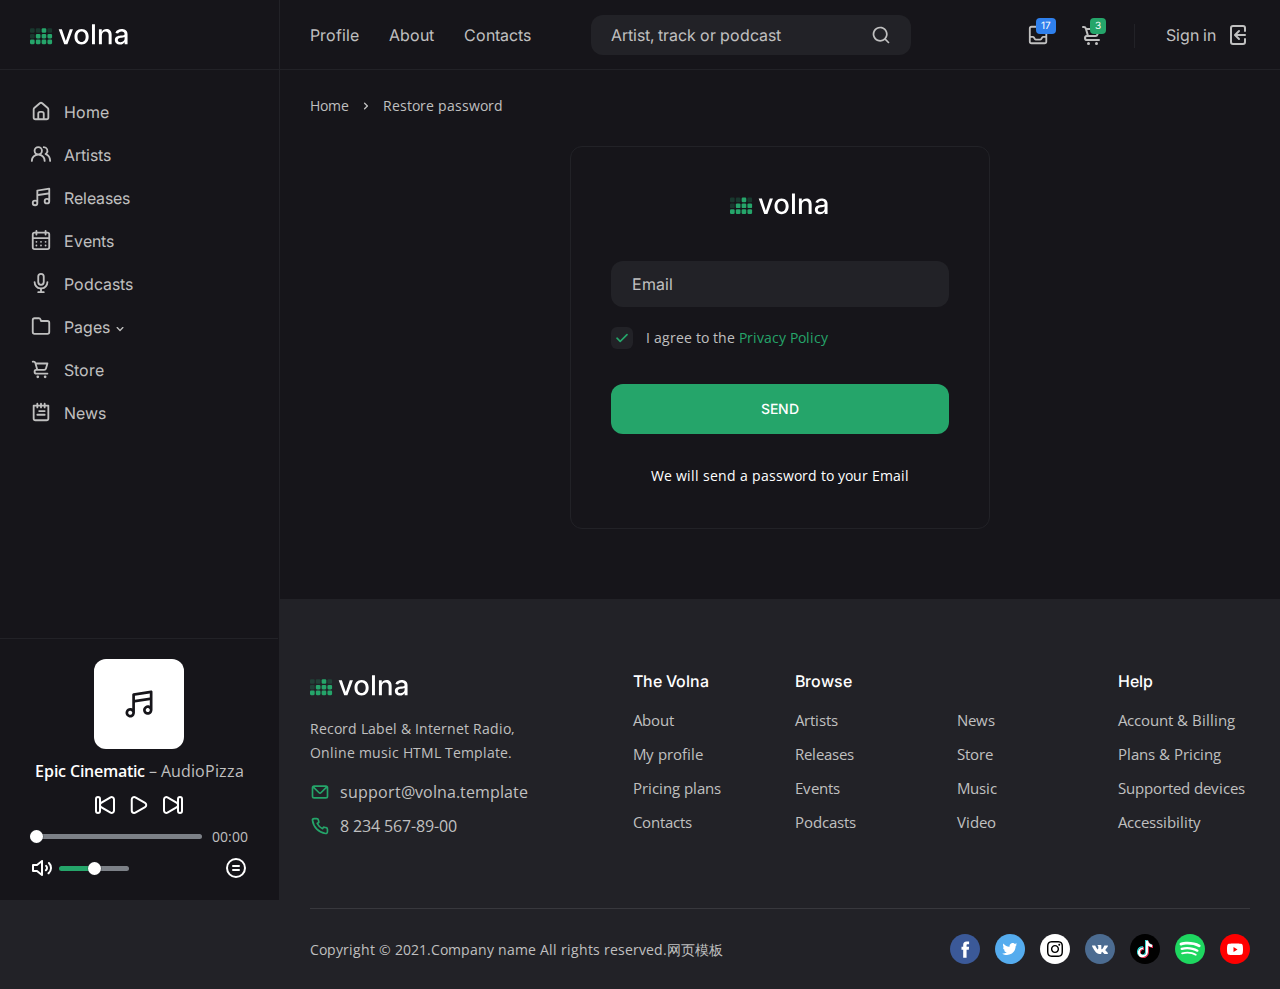
<file: Template Volna By DmitryVolkov/forgot.html>
<!DOCTYPE html>
<html lang="en">
<head>
	<meta charset="utf-8">
	<meta name="viewport" content="width=device-width, initial-scale=1, shrink-to-fit=no">

	<!-- CSS -->
	<link rel="stylesheet" href="css/bootstrap-reboot.min.css">
	<link rel="stylesheet" href="css/bootstrap-grid.min.css">
	<link rel="stylesheet" href="css/owl.carousel.min.css">
	<link rel="stylesheet" href="css/magnific-popup.css">
	<link rel="stylesheet" href="css/select2.min.css">
	<link rel="stylesheet" href="css/paymentfont.min.css">
	<link rel="stylesheet" href="css/slider-radio.css">
	<link rel="stylesheet" href="css/plyr.css">
	<link rel="stylesheet" href="css/main.css">

	<!-- Favicons -->
	<link rel="icon" type="image/png" href="icon/favicon-32x32.png" sizes="32x32">
	<link rel="apple-touch-icon" href="icon/favicon-32x32.png">

	<meta name="description" content="">
	<meta name="keywords" content="">
	<meta name="author" content="Dmitry Volkov">
	<title>Volna – Record label & Music streaming HTML Template</title>

</head>
<body>
	<!-- header -->
	<header class="header">
		<div class="header__content">
			<div class="header__logo">
				<a href="index.html">
					<img src="img/logo.svg" alt="">
				</a>
			</div>

			<nav class="header__nav">
				<a href="profile.html">Profile</a>
				<a href="about.html">About</a>
				<a href="contacts.html">Contacts</a>
			</nav>

			<form action="#" class="header__search">
				<input type="text" placeholder="Artist, track or podcast">
				<button type="button"><svg xmlns="http://www.w3.org/2000/svg" viewBox="0 0 24 24"><path d="M21.71,20.29,18,16.61A9,9,0,1,0,16.61,18l3.68,3.68a1,1,0,0,0,1.42,0A1,1,0,0,0,21.71,20.29ZM11,18a7,7,0,1,1,7-7A7,7,0,0,1,11,18Z"/></svg></button>
				<button type="button" class="close"><svg xmlns="http://www.w3.org/2000/svg" viewBox="0 0 24 24"><path d="M13.41,12l6.3-6.29a1,1,0,1,0-1.42-1.42L12,10.59,5.71,4.29A1,1,0,0,0,4.29,5.71L10.59,12l-6.3,6.29a1,1,0,0,0,0,1.42,1,1,0,0,0,1.42,0L12,13.41l6.29,6.3a1,1,0,0,0,1.42,0,1,1,0,0,0,0-1.42Z"/></svg></button>
			</form>

			<div class="header__actions">
				<div class="header__action header__action--search">
					<button class="header__action-btn" type="button"><svg xmlns="http://www.w3.org/2000/svg" viewBox="0 0 24 24"><path d="M21.71,20.29,18,16.61A9,9,0,1,0,16.61,18l3.68,3.68a1,1,0,0,0,1.42,0A1,1,0,0,0,21.71,20.29ZM11,18a7,7,0,1,1,7-7A7,7,0,0,1,11,18Z"/></svg></button>
				</div>

				<div class="header__action header__action--note">
					<span>17</span>
					<a href="#" class="header__action-btn"><svg xmlns="http://www.w3.org/2000/svg" viewBox="0 0 24 24"><path d="M19.05566,2h-14a3.00328,3.00328,0,0,0-3,3V19a3.00328,3.00328,0,0,0,3,3h14a3.00328,3.00328,0,0,0,3-3V5A3.00328,3.00328,0,0,0,19.05566,2Zm-14,2h14a1.001,1.001,0,0,1,1,1v8H17.59082a1.99687,1.99687,0,0,0-1.66406.89062L14.52051,16H9.59082L8.18457,13.89062A1.99687,1.99687,0,0,0,6.52051,13H4.05566V5A1.001,1.001,0,0,1,5.05566,4Zm14,16h-14a1.001,1.001,0,0,1-1-1V15H6.52051l1.40625,2.10938A1.99687,1.99687,0,0,0,9.59082,18h4.92969a1.99687,1.99687,0,0,0,1.66406-.89062L17.59082,15h2.46484v4A1.001,1.001,0,0,1,19.05566,20Z"/></svg></a>

					<div class="header__drop">
						<a href="#" class="header__all">View all</a>
						<div class="header__note header__note--succ">
							<svg xmlns="http://www.w3.org/2000/svg" viewBox="0 0 24 24"><path d="M14.72,8.79l-4.29,4.3L8.78,11.44a1,1,0,1,0-1.41,1.41l2.35,2.36a1,1,0,0,0,.71.29,1,1,0,0,0,.7-.29l5-5a1,1,0,0,0,0-1.42A1,1,0,0,0,14.72,8.79ZM12,2A10,10,0,1,0,22,12,10,10,0,0,0,12,2Zm0,18a8,8,0,1,1,8-8A8,8,0,0,1,12,20Z"/></svg>
							<p><a href="#modal-info2" class="open-modal">Payment #51</a> was successful!</p>
							<span>1 hour ago</span>
						</div>
						<div class="header__note header__note--fail">
							<svg xmlns="http://www.w3.org/2000/svg" viewBox="0 0 24 24"><path d="M15.71,8.29a1,1,0,0,0-1.42,0L12,10.59,9.71,8.29A1,1,0,0,0,8.29,9.71L10.59,12l-2.3,2.29a1,1,0,0,0,0,1.42,1,1,0,0,0,1.42,0L12,13.41l2.29,2.3a1,1,0,0,0,1.42,0,1,1,0,0,0,0-1.42L13.41,12l2.3-2.29A1,1,0,0,0,15.71,8.29Zm3.36-3.36A10,10,0,1,0,4.93,19.07,10,10,0,1,0,19.07,4.93ZM17.66,17.66A8,8,0,1,1,20,12,7.95,7.95,0,0,1,17.66,17.66Z"/></svg>
							<p><a href="#modal-info3" class="open-modal">Payment #50</a> failed!</p>
							<span>2 hours ago</span>
						</div>
						<div class="header__note header__note--info">
							<svg xmlns="http://www.w3.org/2000/svg" viewBox="0 0 24 24"><path d="M12,2A10,10,0,1,0,22,12,10.01114,10.01114,0,0,0,12,2Zm0,18a8,8,0,1,1,8-8A8.00917,8.00917,0,0,1,12,20Zm0-8.5a1,1,0,0,0-1,1v3a1,1,0,0,0,2,0v-3A1,1,0,0,0,12,11.5Zm0-4a1.25,1.25,0,1,0,1.25,1.25A1.25,1.25,0,0,0,12,7.5Z"/></svg>
							<p><a href="#modal-info4" class="open-modal">Example</a> of notification.</p>
							<span>2 hours ago</span>
						</div>
						<div class="header__note header__note--gift">
							<svg xmlns="http://www.w3.org/2000/svg" viewBox="0 0 24 24"><path d="M18,7h-.35A3.45,3.45,0,0,0,18,5.5a3.49,3.49,0,0,0-6-2.44A3.49,3.49,0,0,0,6,5.5,3.45,3.45,0,0,0,6.35,7H6a3,3,0,0,0-3,3v2a1,1,0,0,0,1,1H5v6a3,3,0,0,0,3,3h8a3,3,0,0,0,3-3V13h1a1,1,0,0,0,1-1V10A3,3,0,0,0,18,7ZM11,20H8a1,1,0,0,1-1-1V13h4Zm0-9H5V10A1,1,0,0,1,6,9h5Zm0-4H9.5A1.5,1.5,0,1,1,11,5.5Zm2-1.5A1.5,1.5,0,1,1,14.5,7H13ZM17,19a1,1,0,0,1-1,1H13V13h4Zm2-8H13V9h5a1,1,0,0,1,1,1Z"/></svg>
							<p><a href="#modal-info5" class="open-modal">You have received a gift!</a></p>
							<span>4 hours ago</span>
						</div>
					</div>
				</div>

				<div class="header__action header__action--cart">
					<span>3</span>
					<a class="header__action-btn" href="cart.html"><svg xmlns="http://www.w3.org/2000/svg" viewBox="0 0 24 24"><path d="M8.5,19A1.5,1.5,0,1,0,10,20.5,1.5,1.5,0,0,0,8.5,19ZM19,16H7a1,1,0,0,1,0-2h8.49121A3.0132,3.0132,0,0,0,18.376,11.82422L19.96143,6.2749A1.00009,1.00009,0,0,0,19,5H6.73907A3.00666,3.00666,0,0,0,3.92139,3H3A1,1,0,0,0,3,5h.92139a1.00459,1.00459,0,0,1,.96142.7251l.15552.54474.00024.00506L6.6792,12.01709A3.00006,3.00006,0,0,0,7,18H19a1,1,0,0,0,0-2ZM17.67432,7l-1.2212,4.27441A1.00458,1.00458,0,0,1,15.49121,12H8.75439l-.25494-.89221L7.32642,7ZM16.5,19A1.5,1.5,0,1,0,18,20.5,1.5,1.5,0,0,0,16.5,19Z"/></svg></a>

					<div class="header__drop">
						<a href="cart.html" class="header__all">Go to cart</a>
						<div class="header__product">
							<img src="img/store/item4.jpg" alt="">
							<p><a href="product.html">Headphones ZR-991</a></p>
							<span>$199</span>
							<button type="button"><svg xmlns="http://www.w3.org/2000/svg" viewBox="0 0 24 24"><path d="M13.41,12l6.3-6.29a1,1,0,1,0-1.42-1.42L12,10.59,5.71,4.29A1,1,0,0,0,4.29,5.71L10.59,12l-6.3,6.29a1,1,0,0,0,0,1.42,1,1,0,0,0,1.42,0L12,13.41l6.29,6.3a1,1,0,0,0,1.42,0,1,1,0,0,0,0-1.42Z"/></svg></button>
						</div>
						<div class="header__product">
							<img src="img/store/item3.jpg" alt="">
							<p><a href="product.html">Music Blank</a></p>
							<span>$3.99</span>
							<button type="button"><svg xmlns="http://www.w3.org/2000/svg" viewBox="0 0 24 24"><path d="M13.41,12l6.3-6.29a1,1,0,1,0-1.42-1.42L12,10.59,5.71,4.29A1,1,0,0,0,4.29,5.71L10.59,12l-6.3,6.29a1,1,0,0,0,0,1.42,1,1,0,0,0,1.42,0L12,13.41l6.29,6.3a1,1,0,0,0,1.42,0,1,1,0,0,0,0-1.42Z"/></svg></button>
						</div>
						<div class="header__product">
							<img src="img/store/item2.jpg" alt="">
							<p><a href="product.html">Microphone R4</a></p>
							<span>$799</span>
							<button type="button"><svg xmlns="http://www.w3.org/2000/svg" viewBox="0 0 24 24"><path d="M13.41,12l6.3-6.29a1,1,0,1,0-1.42-1.42L12,10.59,5.71,4.29A1,1,0,0,0,4.29,5.71L10.59,12l-6.3,6.29a1,1,0,0,0,0,1.42,1,1,0,0,0,1.42,0L12,13.41l6.29,6.3a1,1,0,0,0,1.42,0,1,1,0,0,0,0-1.42Z"/></svg></button>
						</div>
					</div>
				</div>

				<div class="header__action header__action--signin">
					<a class="header__action-btn" href="signin.html">
						<span>Sign in</span>
						<svg xmlns="http://www.w3.org/2000/svg" viewBox="0 0 24 24"><path d="M20,12a1,1,0,0,0-1-1H11.41l2.3-2.29a1,1,0,1,0-1.42-1.42l-4,4a1,1,0,0,0-.21.33,1,1,0,0,0,0,.76,1,1,0,0,0,.21.33l4,4a1,1,0,0,0,1.42,0,1,1,0,0,0,0-1.42L11.41,13H19A1,1,0,0,0,20,12ZM17,2H7A3,3,0,0,0,4,5V19a3,3,0,0,0,3,3H17a3,3,0,0,0,3-3V16a1,1,0,0,0-2,0v3a1,1,0,0,1-1,1H7a1,1,0,0,1-1-1V5A1,1,0,0,1,7,4H17a1,1,0,0,1,1,1V8a1,1,0,0,0,2,0V5A3,3,0,0,0,17,2Z"/></svg>
					</a>
				</div>
			</div>

			<button class="header__btn" type="button">
				<span></span>
				<span></span>
				<span></span>
			</button>
		</div>
	</header>
	<!-- end header -->

	<!-- sidebar -->
	<div class="sidebar">
		<!-- sidebar logo -->
		<div class="sidebar__logo">
			<img src="img/logo.svg" alt="">
		</div>
		<!-- end sidebar logo -->

		<!-- sidebar nav -->
		<ul class="sidebar__nav">
			<li class="sidebar__nav-item">
				<a href="index.html" class="sidebar__nav-link"><svg xmlns="http://www.w3.org/2000/svg" viewBox="0 0 24 24"><path d="M20,8h0L14,2.74a3,3,0,0,0-4,0L4,8a3,3,0,0,0-1,2.26V19a3,3,0,0,0,3,3H18a3,3,0,0,0,3-3V10.25A3,3,0,0,0,20,8ZM14,20H10V15a1,1,0,0,1,1-1h2a1,1,0,0,1,1,1Zm5-1a1,1,0,0,1-1,1H16V15a3,3,0,0,0-3-3H11a3,3,0,0,0-3,3v5H6a1,1,0,0,1-1-1V10.25a1,1,0,0,1,.34-.75l6-5.25a1,1,0,0,1,1.32,0l6,5.25a1,1,0,0,1,.34.75Z"></path></svg> <span>Home</span></a>
			</li>

			<li class="sidebar__nav-item">
				<a href="artists.html" class="sidebar__nav-link"><svg xmlns="http://www.w3.org/2000/svg" viewBox="0 0 24 24"><path d="M12.3,12.22A4.92,4.92,0,0,0,14,8.5a5,5,0,0,0-10,0,4.92,4.92,0,0,0,1.7,3.72A8,8,0,0,0,1,19.5a1,1,0,0,0,2,0,6,6,0,0,1,12,0,1,1,0,0,0,2,0A8,8,0,0,0,12.3,12.22ZM9,11.5a3,3,0,1,1,3-3A3,3,0,0,1,9,11.5Zm9.74.32A5,5,0,0,0,15,3.5a1,1,0,0,0,0,2,3,3,0,0,1,3,3,3,3,0,0,1-1.5,2.59,1,1,0,0,0-.5.84,1,1,0,0,0,.45.86l.39.26.13.07a7,7,0,0,1,4,6.38,1,1,0,0,0,2,0A9,9,0,0,0,18.74,11.82Z"/></svg> <span>Artists</span></a>
			</li>

			<li class="sidebar__nav-item">
				<a href="releases.html" class="sidebar__nav-link"><svg xmlns="http://www.w3.org/2000/svg" viewBox="0 0 24 24"><path d="M21.65,2.24a1,1,0,0,0-.8-.23l-13,2A1,1,0,0,0,7,5V15.35A3.45,3.45,0,0,0,5.5,15,3.5,3.5,0,1,0,9,18.5V10.86L20,9.17v4.18A3.45,3.45,0,0,0,18.5,13,3.5,3.5,0,1,0,22,16.5V3A1,1,0,0,0,21.65,2.24ZM5.5,20A1.5,1.5,0,1,1,7,18.5,1.5,1.5,0,0,1,5.5,20Zm13-2A1.5,1.5,0,1,1,20,16.5,1.5,1.5,0,0,1,18.5,18ZM20,7.14,9,8.83v-3L20,4.17Z"/></svg> <span>Releases</span></a>
			</li>

			<li class="sidebar__nav-item">
				<a href="events.html" class="sidebar__nav-link"><svg xmlns="http://www.w3.org/2000/svg" viewBox="0 0 24 24"><path d="M12,19a1,1,0,1,0-1-1A1,1,0,0,0,12,19Zm5,0a1,1,0,1,0-1-1A1,1,0,0,0,17,19Zm0-4a1,1,0,1,0-1-1A1,1,0,0,0,17,15Zm-5,0a1,1,0,1,0-1-1A1,1,0,0,0,12,15ZM19,3H18V2a1,1,0,0,0-2,0V3H8V2A1,1,0,0,0,6,2V3H5A3,3,0,0,0,2,6V20a3,3,0,0,0,3,3H19a3,3,0,0,0,3-3V6A3,3,0,0,0,19,3Zm1,17a1,1,0,0,1-1,1H5a1,1,0,0,1-1-1V11H20ZM20,9H4V6A1,1,0,0,1,5,5H6V6A1,1,0,0,0,8,6V5h8V6a1,1,0,0,0,2,0V5h1a1,1,0,0,1,1,1ZM7,15a1,1,0,1,0-1-1A1,1,0,0,0,7,15Zm0,4a1,1,0,1,0-1-1A1,1,0,0,0,7,19Z"/></svg> <span>Events</span></a>
			</li>

			<li class="sidebar__nav-item">
				<a href="podcasts.html" class="sidebar__nav-link"><svg xmlns="http://www.w3.org/2000/svg" viewBox="0 0 24 24"><path d="M12,15a4,4,0,0,0,4-4V5A4,4,0,0,0,8,5v6A4,4,0,0,0,12,15ZM10,5a2,2,0,0,1,4,0v6a2,2,0,0,1-4,0Zm10,6a1,1,0,0,0-2,0A6,6,0,0,1,6,11a1,1,0,0,0-2,0,8,8,0,0,0,7,7.93V21H9a1,1,0,0,0,0,2h6a1,1,0,0,0,0-2H13V18.93A8,8,0,0,0,20,11Z"/></svg> <span>Podcasts</span></a>
			</li>

			<!-- collapse -->
			<li class="sidebar__nav-item">
				<a class="sidebar__nav-link" data-toggle="collapse" href="#collapseMenu1" role="button" aria-expanded="false" aria-controls="collapseMenu1"><svg xmlns="http://www.w3.org/2000/svg" viewBox="0 0 24 24"><path d="M19,5.5H12.72l-.32-1a3,3,0,0,0-2.84-2H5a3,3,0,0,0-3,3v13a3,3,0,0,0,3,3H19a3,3,0,0,0,3-3V8.5A3,3,0,0,0,19,5.5Zm1,13a1,1,0,0,1-1,1H5a1,1,0,0,1-1-1V5.5a1,1,0,0,1,1-1H9.56a1,1,0,0,1,.95.68l.54,1.64A1,1,0,0,0,12,7.5h7a1,1,0,0,1,1,1Z"/></svg> <span>Pages</span> <svg xmlns="http://www.w3.org/2000/svg" viewBox="0 0 24 24"><path d="M17,9.17a1,1,0,0,0-1.41,0L12,12.71,8.46,9.17a1,1,0,0,0-1.41,0,1,1,0,0,0,0,1.42l4.24,4.24a1,1,0,0,0,1.42,0L17,10.59A1,1,0,0,0,17,9.17Z"/></svg></a>

				<div class="collapse" id="collapseMenu1">
					<ul class="sidebar__menu sidebar__menu--scroll">
						<li><a href="artist.html">Artist</a></li>
						<li><a href="event.html">Event</a></li>
						<li><a href="release.html">Release</a></li>
						<li><a href="product.html">Product</a></li>
						<li><a href="article.html">Article</a></li>
						<li><a href="cart.html">Cart</a></li>
						<li><a href="profile.html">Profile</a></li>
						<li><a href="about.html">About</a></li>
						<li><a href="contacts.html">Contacts</a></li>
						<li><a href="pricing.html">Pricing plans</a></li>
						<li><a href="privacy.html">Privacy policy</a></li>
						<li><a href="signin.html">Sign in</a></li>
						<li><a href="signup.html">Sign up</a></li>
						<li><a href="forgot.html">Forgot password</a></li>
						<li><a href="404.html">404 Page</a></li>
					</ul>
				</div>
			</li>
			<!-- end collapse -->

			<li class="sidebar__nav-item">
				<a href="store.html" class="sidebar__nav-link"><svg xmlns="http://www.w3.org/2000/svg" viewBox="0 0 24 24"><path d="M8.5,19A1.5,1.5,0,1,0,10,20.5,1.5,1.5,0,0,0,8.5,19ZM19,16H7a1,1,0,0,1,0-2h8.49121A3.0132,3.0132,0,0,0,18.376,11.82422L19.96143,6.2749A1.00009,1.00009,0,0,0,19,5H6.73907A3.00666,3.00666,0,0,0,3.92139,3H3A1,1,0,0,0,3,5h.92139a1.00459,1.00459,0,0,1,.96142.7251l.15552.54474.00024.00506L6.6792,12.01709A3.00006,3.00006,0,0,0,7,18H19a1,1,0,0,0,0-2ZM17.67432,7l-1.2212,4.27441A1.00458,1.00458,0,0,1,15.49121,12H8.75439l-.25494-.89221L7.32642,7ZM16.5,19A1.5,1.5,0,1,0,18,20.5,1.5,1.5,0,0,0,16.5,19Z"/></svg> <span>Store</span></a>
			</li>

			<li class="sidebar__nav-item">
				<a href="news.html" class="sidebar__nav-link"><svg xmlns="http://www.w3.org/2000/svg" viewBox="0 0 24 24"><path d="M16,14H8a1,1,0,0,0,0,2h8a1,1,0,0,0,0-2Zm0-4H10a1,1,0,0,0,0,2h6a1,1,0,0,0,0-2Zm4-6H17V3a1,1,0,0,0-2,0V4H13V3a1,1,0,0,0-2,0V4H9V3A1,1,0,0,0,7,3V4H4A1,1,0,0,0,3,5V19a3,3,0,0,0,3,3H18a3,3,0,0,0,3-3V5A1,1,0,0,0,20,4ZM19,19a1,1,0,0,1-1,1H6a1,1,0,0,1-1-1V6H7V7A1,1,0,0,0,9,7V6h2V7a1,1,0,0,0,2,0V6h2V7a1,1,0,0,0,2,0V6h2Z"/></svg> <span>News</span></a>
			</li>
		</ul>
		<!-- end sidebar nav -->
	</div>
	<!-- end sidebar -->

	<!-- player -->
	<div class="player">
		<div class="player__cover">
			<img src="img/covers/cover.svg" alt="">
		</div>

		<div class="player__content">
			<span class="player__track"><b class="player__title">Epic Cinematic</b> – <span class="player__artist">AudioPizza</span></span>
			<audio src="https://dmitryvolkov.me/demo/blast2.0/audio/12071151_epic-cinematic-trailer_by_audiopizza_preview.mp3" id="audio" controls></audio>
		</div>
	</div>

	<button class="player__btn" type="button"><svg xmlns="http://www.w3.org/2000/svg" viewBox="0 0 24 24"><path d="M21.65,2.24a1,1,0,0,0-.8-.23l-13,2A1,1,0,0,0,7,5V15.35A3.45,3.45,0,0,0,5.5,15,3.5,3.5,0,1,0,9,18.5V10.86L20,9.17v4.18A3.45,3.45,0,0,0,18.5,13,3.5,3.5,0,1,0,22,16.5V3A1,1,0,0,0,21.65,2.24ZM5.5,20A1.5,1.5,0,1,1,7,18.5,1.5,1.5,0,0,1,5.5,20Zm13-2A1.5,1.5,0,1,1,20,16.5,1.5,1.5,0,0,1,18.5,18ZM20,7.14,9,8.83v-3L20,4.17Z"/></svg> Player</button>
	<!-- end player -->

	<!-- main content -->
	<main class="main">
		<div class="container-fluid">
			<div class="row row--grid">
				<!-- breadcrumb -->
				<div class="col-12">
					<ul class="breadcrumb">
						<li class="breadcrumb__item"><a href="index.html">Home</a></li>
						<li class="breadcrumb__item breadcrumb__item--active">Restore password</li>
					</ul>
				</div>
				<!-- end breadcrumb -->

				<!-- authorization form -->
				<div class="col-12">
					<div class="sign">
						<div class="sign__content">
							<form action="#" class="sign__form">
								<a href="index.html" class="sign__logo">
									<img src="img/logo.svg" alt="">
								</a>

								<div class="sign__group">
									<input type="text" class="sign__input" placeholder="Email">
								</div>

								<div class="sign__group sign__group--checkbox">
									<input id="remember" name="remember" type="checkbox" checked="checked">
									<label for="remember">I agree to the <a href="privacy.html">Privacy Policy</a></label>
								</div>
								
								<button class="sign__btn" type="button">Send</button>

								<span class="sign__text">We will send a password to your Email</span>
							</form>
						</div>
					</div>
				</div>
				<!-- end authorization form -->
			</div>
		</div>
	</main>
	<!-- end main content -->

	<!-- footer -->
	<footer class="footer">
		<div class="container-fluid">
			<div class="row">
				<div class="col-12 col-sm-8 col-md-6 col-lg-6 col-xl-4 order-4 order-md-1 order-lg-4 order-xl-1">
					<div class="footer__logo">
						<img src="img/logo.svg" alt="">
					</div> 
					<p class="footer__tagline">Record Label & Internet Radio,<br> Online music HTML Template.</p>
					<div class="footer__links">
						<a href="mailto:support@volna.template"><svg xmlns="http://www.w3.org/2000/svg" viewBox="0 0 24 24"><path d="M19,4H5A3,3,0,0,0,2,7V17a3,3,0,0,0,3,3H19a3,3,0,0,0,3-3V7A3,3,0,0,0,19,4Zm-.41,2-5.88,5.88a1,1,0,0,1-1.42,0L5.41,6ZM20,17a1,1,0,0,1-1,1H5a1,1,0,0,1-1-1V7.41l5.88,5.88a3,3,0,0,0,4.24,0L20,7.41Z"/></svg> support@volna.template</a>
						<a href="tel:82345678900"><svg xmlns="http://www.w3.org/2000/svg" viewBox="0 0 24 24"><path d="M19.44,13c-.22,0-.45-.07-.67-.12a9.44,9.44,0,0,1-1.31-.39,2,2,0,0,0-2.48,1l-.22.45a12.18,12.18,0,0,1-2.66-2,12.18,12.18,0,0,1-2-2.66L10.52,9a2,2,0,0,0,1-2.48,10.33,10.33,0,0,1-.39-1.31c-.05-.22-.09-.45-.12-.68a3,3,0,0,0-3-2.49h-3a3,3,0,0,0-3,3.41A19,19,0,0,0,18.53,21.91l.38,0a3,3,0,0,0,2-.76,3,3,0,0,0,1-2.25v-3A3,3,0,0,0,19.44,13Zm.5,6a1,1,0,0,1-.34.75,1.05,1.05,0,0,1-.82.25A17,17,0,0,1,4.07,5.22a1.09,1.09,0,0,1,.25-.82,1,1,0,0,1,.75-.34h3a1,1,0,0,1,1,.79q.06.41.15.81a11.12,11.12,0,0,0,.46,1.55l-1.4.65a1,1,0,0,0-.49,1.33,14.49,14.49,0,0,0,7,7,1,1,0,0,0,.76,0,1,1,0,0,0,.57-.52l.62-1.4a13.69,13.69,0,0,0,1.58.46q.4.09.81.15a1,1,0,0,1,.79,1Z"/></svg> 8 234 567-89-00</a>
					</div>	
				</div>

				<div class="col-6 col-md-4 col-lg-3 col-xl-2 order-1 order-md-2 order-lg-1 order-xl-2 offset-md-2 offset-lg-0">
					<h6 class="footer__title">The Volna</h6>
					<div class="footer__nav">
						<a href="about.html">About</a>
						<a href="profile.html">My profile</a>
						<a href="pricing.html">Pricing plans</a>
						<a href="contacts.html">Contacts</a>
					</div>
				</div>

				<div class="col-12 col-md-8 col-lg-6 col-xl-4 order-3 order-lg-2 order-md-3 order-xl-3">
					<div class="row">
						<div class="col-12">
							<h6 class="footer__title">Browse</h6>
						</div>

						<div class="col-6">
							<div class="footer__nav">
								<a href="artists.html">Artists</a>
								<a href="releases.html">Releases</a>
								<a href="events.html">Events</a>
								<a href="podcasts.html">Podcasts</a>
							</div>
						</div>

						<div class="col-6">
							<div class="footer__nav">
								<a href="news.html">News</a>
								<a href="store.html">Store</a>
								<a href="#">Music</a>
								<a href="#">Video</a>
							</div>
						</div>
					</div>
				</div>

				<div class="col-6 col-md-4 col-lg-3 col-xl-2 order-2 order-lg-3 order-md-4 order-xl-4">
					<h6 class="footer__title">Help</h6>
					<div class="footer__nav">
						<a href="privacy.html">Account & Billing</a>
						<a href="privacy.html">Plans & Pricing</a>
						<a href="privacy.html">Supported devices</a>
						<a href="privacy.html">Accessibility</a>
					</div>
				</div>
			</div>

			<div class="row">
				<div class="col-12">
					<div class="footer__content">
						<div class="footer__social">
							<a href="#" target="_blank"><svg width="30" height="30" viewBox="0 0 30 30" fill="none" xmlns="http://www.w3.org/2000/svg"><path d="M0 15C0 6.71573 6.71573 0 15 0C23.2843 0 30 6.71573 30 15C30 23.2843 23.2843 30 15 30C6.71573 30 0 23.2843 0 15Z" fill="#3B5998"/><path d="M16.5634 23.8197V15.6589H18.8161L19.1147 12.8466H16.5634L16.5672 11.4391C16.5672 10.7056 16.6369 10.3126 17.6904 10.3126H19.0987V7.5H16.8457C14.1394 7.5 13.1869 8.86425 13.1869 11.1585V12.8469H11.4999V15.6592H13.1869V23.8197H16.5634Z" fill="white"/></svg></a>
							<a href="#" target="_blank"><svg width="30" height="30" viewBox="0 0 30 30" fill="none" xmlns="http://www.w3.org/2000/svg"><path d="M0 15C0 6.71573 6.71573 0 15 0C23.2843 0 30 6.71573 30 15C30 23.2843 23.2843 30 15 30C6.71573 30 0 23.2843 0 15Z" fill="#55ACEE"/><path d="M14.5508 12.1922L14.5822 12.7112L14.0576 12.6477C12.148 12.404 10.4798 11.5778 9.06334 10.1902L8.37085 9.50169L8.19248 10.0101C7.81477 11.1435 8.05609 12.3405 8.843 13.1455C9.26269 13.5904 9.16826 13.654 8.4443 13.3891C8.19248 13.3044 7.97215 13.2408 7.95116 13.2726C7.87772 13.3468 8.12953 14.3107 8.32888 14.692C8.60168 15.2217 9.15777 15.7407 9.76631 16.0479L10.2804 16.2915L9.67188 16.3021C9.08432 16.3021 9.06334 16.3127 9.12629 16.5351C9.33613 17.2236 10.165 17.9545 11.0883 18.2723L11.7388 18.4947L11.1723 18.8337C10.3329 19.321 9.34663 19.5964 8.36036 19.6175C7.88821 19.6281 7.5 19.6705 7.5 19.7023C7.5 19.8082 8.78005 20.4014 9.52499 20.6344C11.7598 21.3229 14.4144 21.0264 16.4079 19.8506C17.8243 19.0138 19.2408 17.3507 19.9018 15.7407C20.2585 14.8827 20.6152 13.315 20.6152 12.5629C20.6152 12.0757 20.6467 12.0121 21.2343 11.4295C21.5805 11.0906 21.9058 10.7198 21.9687 10.6139C22.0737 10.4126 22.0632 10.4126 21.5281 10.5927C20.6362 10.9105 20.5103 10.8681 20.951 10.3915C21.2762 10.0525 21.6645 9.43813 21.6645 9.25806C21.6645 9.22628 21.5071 9.27924 21.3287 9.37458C21.1398 9.4805 20.7202 9.63939 20.4054 9.73472L19.8388 9.91479L19.3247 9.56524C19.0414 9.37458 18.6427 9.16273 18.4329 9.09917C17.8978 8.95087 17.0794 8.97206 16.5967 9.14154C15.2852 9.6182 14.4563 10.8469 14.5508 12.1922Z" fill="white"/></svg></a>
							<a href="https://www.instagram.com/volkov_des1gn/" target="_blank"><svg width="30" height="30" viewBox="0 0 30 30" fill="none" xmlns="http://www.w3.org/2000/svg"><path d="M0 15C0 6.71573 6.71573 0 15 0C23.2843 0 30 6.71573 30 15C30 23.2843 23.2843 30 15 30C6.71573 30 0 23.2843 0 15Z" fill="white"></path><mask x="0" y="0" width="30" height="30"><path fill-rule="evenodd" clip-rule="evenodd" d="M0 15C0 6.71573 6.71573 0 15 0C23.2843 0 30 6.71573 30 15C30 23.2843 23.2843 30 15 30C6.71573 30 0 23.2843 0 15Z" fill="white"></path></mask><g><path fill-rule="evenodd" clip-rule="evenodd" d="M14.9984 7C12.8279 7 12.5552 7.00949 11.7022 7.04834C10.8505 7.08734 10.2692 7.22217 9.76048 7.42001C9.23431 7.62433 8.78797 7.89767 8.3433 8.3425C7.8983 8.78717 7.62496 9.23352 7.41996 9.75952C7.22162 10.2684 7.08662 10.8499 7.04829 11.7012C7.01012 12.5546 7.00012 12.8274 7.00012 15.0001C7.00012 17.1728 7.00979 17.4446 7.04846 18.2979C7.08762 19.1496 7.22246 19.731 7.42013 20.2396C7.62463 20.7658 7.89796 21.2122 8.3428 21.6568C8.78731 22.1018 9.23365 22.3758 9.75948 22.5802C10.2685 22.778 10.85 22.9128 11.7015 22.9518C12.5548 22.9907 12.8273 23.0002 14.9999 23.0002C17.1727 23.0002 17.4446 22.9907 18.2979 22.9518C19.1496 22.9128 19.7316 22.778 20.2406 22.5802C20.7666 22.3758 21.2123 22.1018 21.6568 21.6568C22.1018 21.2122 22.3751 20.7658 22.5801 20.2398C22.7768 19.731 22.9118 19.1495 22.9518 18.2981C22.9901 17.4448 23.0001 17.1728 23.0001 15.0001C23.0001 12.8274 22.9901 12.5547 22.9518 11.7014C22.9118 10.8497 22.7768 10.2684 22.5801 9.7597C22.3751 9.23352 22.1018 8.78717 21.6568 8.3425C21.2118 7.89752 20.7668 7.62418 20.2401 7.42001C19.7301 7.22217 19.1484 7.08734 18.2967 7.04834C17.4434 7.00949 17.1717 7 14.9984 7ZM14.5903 8.44156L14.7343 8.44165L15.0009 8.44171C17.1369 8.44171 17.3901 8.44937 18.2336 8.4877C19.0136 8.52338 19.437 8.65369 19.719 8.76321C20.0923 8.9082 20.3585 9.08154 20.6383 9.36154C20.9183 9.64154 21.0916 9.9082 21.237 10.2816C21.3465 10.5632 21.477 10.9866 21.5125 11.7666C21.5508 12.6099 21.5591 12.8633 21.5591 14.9983C21.5591 17.1333 21.5508 17.3866 21.5125 18.23C21.4768 19.01 21.3465 19.4333 21.237 19.715C21.092 20.0883 20.9183 20.3542 20.6383 20.634C20.3583 20.914 20.0925 21.0873 19.719 21.2323C19.4373 21.3423 19.0136 21.4723 18.2336 21.508C17.3903 21.5463 17.1369 21.5547 15.0009 21.5547C12.8647 21.5547 12.6115 21.5463 11.7682 21.508C10.9882 21.472 10.5649 21.3417 10.2827 21.2322C9.90935 21.0872 9.64268 20.9138 9.36268 20.6338C9.08268 20.3538 8.90934 20.0878 8.76401 19.7143C8.65451 19.4326 8.52401 19.0093 8.48851 18.2293C8.45017 17.386 8.4425 17.1326 8.4425 14.9963C8.4425 12.8599 8.45017 12.6079 8.48851 11.7646C8.52417 10.9846 8.65451 10.5612 8.76401 10.2792C8.90901 9.90588 9.08268 9.63922 9.36268 9.35919C9.64268 9.07919 9.90935 8.90588 10.2827 8.76053C10.5647 8.65054 10.9882 8.52054 11.7682 8.48471C12.5062 8.45135 12.7922 8.44138 14.2832 8.4397V8.44171C14.3803 8.44156 14.4825 8.44153 14.5903 8.44156ZM18.3113 10.7296C18.3113 10.1994 18.7413 9.76987 19.2713 9.76987V9.76953C19.8013 9.76953 20.2313 10.1995 20.2313 10.7296C20.2313 11.2596 19.8013 11.6895 19.2713 11.6895C18.7413 11.6895 18.3113 11.2596 18.3113 10.7296ZM15.0011 10.8916C12.7323 10.8916 10.8928 12.7311 10.8928 15C10.8928 17.2688 12.7323 19.1075 15.0011 19.1075C17.27 19.1075 19.1088 17.2688 19.1088 15C19.1088 12.7311 17.2698 10.8916 15.0011 10.8916ZM17.6678 14.9999C17.6678 13.5271 16.4738 12.3333 15.0011 12.3333C13.5283 12.3333 12.3344 13.5271 12.3344 14.9999C12.3344 16.4726 13.5283 17.6666 15.0011 17.6666C16.4738 17.6666 17.6678 16.4726 17.6678 14.9999Z" fill="black"></path></g></svg></a>
							<a href="#" target="_blank"><svg width="30" height="30" viewBox="0 0 30 30" fill="none" xmlns="http://www.w3.org/2000/svg"><path d="M0 15C0 6.71573 6.71573 0 15 0C23.2843 0 30 6.71573 30 15C30 23.2843 23.2843 30 15 30C6.71573 30 0 23.2843 0 15Z" fill="#4C6C91"/><path d="M15.7848 19.9226C15.7848 19.9226 16.0736 19.8911 16.2215 19.7351C16.3568 19.5922 16.3521 19.3226 16.3521 19.3226C16.3521 19.3226 16.3341 18.0636 16.9297 17.8777C17.5166 17.6949 18.2702 19.0952 19.07 19.6337C19.6741 20.0408 20.1327 19.9517 20.1327 19.9517L22.2699 19.9226C22.2699 19.9226 23.3874 19.855 22.8576 18.9923C22.8137 18.9216 22.5485 18.354 21.269 17.1879C19.9284 15.9673 20.1084 16.1647 21.7221 14.053C22.705 12.7672 23.0978 11.9821 22.975 11.6464C22.8584 11.3253 22.1353 11.4106 22.1353 11.4106L19.7297 11.4252C19.7297 11.4252 19.5513 11.4014 19.419 11.4789C19.2899 11.555 19.2061 11.7324 19.2061 11.7324C19.2061 11.7324 18.8258 12.7272 18.3179 13.5737C17.2466 15.3589 16.8185 15.4534 16.6433 15.3428C16.2355 15.0839 16.3373 14.3042 16.3373 13.7504C16.3373 12.0197 16.6049 11.2984 15.8169 11.1118C15.5555 11.0495 15.363 11.0088 14.6939 11.0019C13.8354 10.9935 13.1092 11.005 12.6976 11.2024C12.4237 11.3338 12.2124 11.6272 12.3415 11.6441C12.5004 11.6648 12.8604 11.7394 13.0513 11.9944C13.2978 12.3239 13.2892 13.0629 13.2892 13.0629C13.2892 13.0629 13.4308 15.1 12.9582 15.3528C12.6342 15.5264 12.1897 15.1723 11.2342 13.5522C10.7451 12.7226 10.3757 11.8054 10.3757 11.8054C10.3757 11.8054 10.3045 11.6341 10.177 11.5419C10.0228 11.4306 9.80759 11.396 9.80759 11.396L7.52173 11.4106C7.52173 11.4106 7.17818 11.4198 7.05219 11.5665C6.94029 11.6963 7.04358 11.966 7.04358 11.966C7.04358 11.966 8.8333 16.0764 10.8601 18.1481C12.7187 20.047 14.8285 19.9226 14.8285 19.9226H15.7848Z" fill="white"/></svg></a>
							<a href="#" target="_blank"><svg width="30" height="30" viewBox="0 0 30 30" fill="none" xmlns="http://www.w3.org/2000/svg"><path d="M0 15C0 6.71573 6.71573 0 15 0C23.2843 0 30 6.71573 30 15C30 23.2843 23.2843 30 15 30C6.71573 30 0 23.2843 0 15Z" fill="#010101"/><path d="M13.2143 13.1245V12.4195C12.9696 12.3808 12.7224 12.3595 12.4747 12.356C10.0763 12.3509 7.95291 13.9051 7.23271 16.1928C6.51252 18.4805 7.36263 20.9708 9.33138 22.3405C7.85664 20.7622 7.44716 18.4646 8.28583 16.474C9.1245 14.4834 11.0547 13.1716 13.2143 13.1245Z" fill="#25F4EE"/><path d="M13.3472 21.1097C14.6881 21.1079 15.7904 20.0515 15.8491 18.7118V6.75693H18.0332C17.9886 6.50713 17.9673 6.25373 17.9696 6H14.9824V17.9433C14.9327 19.2898 13.8279 20.3564 12.4804 20.3586C12.0778 20.3552 11.6817 20.2561 11.3248 20.0697C11.794 20.7197 12.5456 21.1062 13.3472 21.1097Z" fill="#25F4EE"/><path d="M22.1125 10.8133V10.1489C21.3087 10.1491 20.5227 9.91193 19.8533 9.46704C20.4401 10.1493 21.2332 10.6219 22.1125 10.8133Z" fill="#25F4EE"/><path d="M19.8534 9.46693C19.1939 8.71597 18.8304 7.75063 18.8306 6.75122H18.0333C18.2414 7.86795 18.8996 8.84996 19.8534 9.46693Z" fill="#FE2C55"/><path d="M12.4747 15.343C11.324 15.3489 10.325 16.1372 10.0517 17.2551C9.77836 18.3729 10.3009 19.5333 11.3191 20.0695C10.7674 19.3078 10.6895 18.301 11.1174 17.4635C11.5453 16.626 12.4067 16.0992 13.3472 16.0999C13.598 16.103 13.8471 16.1419 14.0868 16.2155V13.1762C13.842 13.1395 13.5948 13.1202 13.3472 13.1184H13.2143V15.4296C12.9733 15.365 12.7242 15.3358 12.4747 15.343Z" fill="#FE2C55"/><path d="M22.1125 10.813V13.1242C20.6245 13.1214 19.1751 12.6503 17.9696 11.7779V17.8507C17.9632 20.881 15.5049 23.3341 12.4746 23.3341C11.3493 23.3361 10.251 22.9889 9.33136 22.3403C10.8662 23.991 13.2547 24.5344 15.3525 23.71C17.4504 22.8857 18.8301 20.8616 18.8306 18.6076V12.5522C20.0401 13.4189 21.4913 13.8838 22.9792 13.8812V10.9054C22.6879 10.9045 22.3975 10.8735 22.1125 10.813Z" fill="#FE2C55"/><path d="M17.9696 17.851V11.7782C19.1787 12.6456 20.6301 13.1105 22.1182 13.1071V10.7959C21.2391 10.6102 20.4441 10.1438 19.8532 9.46693C18.8994 8.84996 18.2413 7.86795 18.0331 6.75122H15.849V18.7119C15.8053 19.779 15.0906 20.7013 14.0682 21.01C13.0458 21.3186 11.9401 20.9459 11.3132 20.0813C10.295 19.5451 9.77243 18.3847 10.0457 17.2669C10.319 16.1491 11.3181 15.3607 12.4688 15.3548C12.7197 15.357 12.9688 15.396 13.2084 15.4704V13.1591C11.0368 13.1959 9.09197 14.5124 8.25091 16.5149C7.40985 18.5174 7.83142 20.8277 9.32553 22.4041C10.2543 23.0313 11.3541 23.3562 12.4746 23.3344C15.5049 23.3344 17.9632 20.8812 17.9696 17.851Z" fill="white"/></svg></a>
							<a href="#" target="_blank"><svg width="30" height="30" viewBox="0 0 30 30" fill="none" xmlns="http://www.w3.org/2000/svg"><path d="M14.9999 0C6.71586 0 0 6.71569 0 14.9997C0 23.2847 6.71586 30 14.9999 30C23.2843 30 30 23.2847 30 14.9997C30 6.71569 23.2843 0 14.9999 0" fill="#1ED760"/><path d="M21.5494 21.3091C21.2839 21.7445 20.717 21.8809 20.2832 21.6156C16.814 19.4952 12.4472 19.0164 7.30464 20.191C6.80908 20.3046 6.31511 19.9941 6.2022 19.4987C6.08859 19.0032 6.39803 18.5092 6.89464 18.3961C12.5224 17.1097 17.3497 17.6633 21.2438 20.0428C21.678 20.308 21.8147 20.8751 21.5494 21.3091" fill="white"/><path d="M23.3571 17.2862C23.023 17.8283 22.3141 17.9984 21.7727 17.6655C17.8025 15.2251 11.7482 14.518 7.05106 15.9438C6.44207 16.1278 5.79867 15.7845 5.6136 15.1764C5.43013 14.5674 5.77361 13.9252 6.38173 13.74C11.7475 12.1117 18.4181 12.9003 22.9781 15.7027C23.5196 16.0361 23.69 16.7453 23.3571 17.2862" fill="white"/><path d="M23.5131 13.0974C18.7508 10.2692 10.8956 10.0092 6.34947 11.389C5.61927 11.6105 4.84726 11.1984 4.62621 10.4684C4.40498 9.73787 4.81656 8.96639 5.54711 8.74445C10.7659 7.16039 19.4411 7.4663 24.9235 10.7207C25.5803 11.1106 25.7956 11.9586 25.4064 12.6142C25.0169 13.2708 24.1681 13.4873 23.5131 13.0974" fill="white"/></svg></a>
							<a href="#" target="_blank"><svg width="30" height="30" viewBox="0 0 30 30" fill="none" xmlns="http://www.w3.org/2000/svg"><path d="M0 15C0 6.71573 6.71573 0 15 0C23.2843 0 30 6.71573 30 15C30 23.2843 23.2843 30 15 30C6.71573 30 0 23.2843 0 15Z" fill="#FF0000"/><path d="M22.6656 11.2958C22.4816 10.5889 21.9395 10.0322 21.251 9.84333C20.0034 9.5 15 9.5 15 9.5C15 9.5 9.99664 9.5 8.74891 9.84333C8.06045 10.0322 7.51827 10.5889 7.33427 11.2958C7 12.5769 7 15.25 7 15.25C7 15.25 7 17.923 7.33427 19.2042C7.51827 19.9111 8.06045 20.4678 8.74891 20.6568C9.99664 21 15 21 15 21C15 21 20.0034 21 21.251 20.6568C21.9395 20.4678 22.4816 19.9111 22.6656 19.2042C23 17.923 23 15.25 23 15.25C23 15.25 23 12.5769 22.6656 11.2958" fill="white"/><path d="M13.5 18V13L17.5 15.5001L13.5 18Z" fill="#FF0000"/></svg></a>
						</div>
						<small class="footer__copyright">Copyright &copy; 2021.Company name All rights reserved.<a target="_blank" href="https://sc.chinaz.com/moban/">&#x7F51;&#x9875;&#x6A21;&#x677F;</a></small>
					</div>
				</div>
			</div>
		</div>
	</footer>
	<!-- end footer -->

	<!-- modal info -->
	<div id="modal-info2" class="zoom-anim-dialog mfp-hide modal modal--info">
		<span class="modal__icon modal__icon--green">
			<svg xmlns="http://www.w3.org/2000/svg" viewBox="0 0 24 24"><path d="M14.72,8.79l-4.29,4.3L8.78,11.44a1,1,0,1,0-1.41,1.41l2.35,2.36a1,1,0,0,0,.71.29,1,1,0,0,0,.7-.29l5-5a1,1,0,0,0,0-1.42A1,1,0,0,0,14.72,8.79ZM12,2A10,10,0,1,0,22,12,10,10,0,0,0,12,2Zm0,18a8,8,0,1,1,8-8A8,8,0,0,1,12,20Z"></path></svg>
		</span>
		
		<button class="modal__close" type="button"><svg xmlns="http://www.w3.org/2000/svg" viewBox="0 0 24 24"><path d="M13.41,12l4.3-4.29a1,1,0,1,0-1.42-1.42L12,10.59,7.71,6.29A1,1,0,0,0,6.29,7.71L10.59,12l-4.3,4.29a1,1,0,0,0,0,1.42,1,1,0,0,0,1.42,0L12,13.41l4.29,4.3a1,1,0,0,0,1.42,0,1,1,0,0,0,0-1.42Z"/></svg></button>

		<h4 class="sign__title">Payment #51 was successful!</h4>

		<div class="sign__group sign__group--row">
			<label class="sign__label">Total cost:</label>
			<span class="sign__value">$18.00</span>
		</div>

		<div class="sign__group sign__group--row">
			<label class="sign__label">Payment method: <b>Paypal</b></label>

			<span class="sign__text sign__text--small">There are many variations of passages of Lorem Ipsum available, but the majority have suffered alteration in some form, by injected humour, or randomised words which don't look even slightly believable.</span>
		</div>
	</div>
	<!-- end modal info -->

	<!-- modal info -->
	<div id="modal-info3" class="zoom-anim-dialog mfp-hide modal modal--info">
		<span class="modal__icon modal__icon--red">
			<svg xmlns="http://www.w3.org/2000/svg" viewBox="0 0 24 24"><path d="M15.71,8.29a1,1,0,0,0-1.42,0L12,10.59,9.71,8.29A1,1,0,0,0,8.29,9.71L10.59,12l-2.3,2.29a1,1,0,0,0,0,1.42,1,1,0,0,0,1.42,0L12,13.41l2.29,2.3a1,1,0,0,0,1.42,0,1,1,0,0,0,0-1.42L13.41,12l2.3-2.29A1,1,0,0,0,15.71,8.29Zm3.36-3.36A10,10,0,1,0,4.93,19.07,10,10,0,1,0,19.07,4.93ZM17.66,17.66A8,8,0,1,1,20,12,7.95,7.95,0,0,1,17.66,17.66Z"></path></svg>
		</span>
		
		<button class="modal__close" type="button"><svg xmlns="http://www.w3.org/2000/svg" viewBox="0 0 24 24"><path d="M13.41,12l4.3-4.29a1,1,0,1,0-1.42-1.42L12,10.59,7.71,6.29A1,1,0,0,0,6.29,7.71L10.59,12l-4.3,4.29a1,1,0,0,0,0,1.42,1,1,0,0,0,1.42,0L12,13.41l4.29,4.3a1,1,0,0,0,1.42,0,1,1,0,0,0,0-1.42Z"/></svg></button>

		<h4 class="sign__title">Payment #50 failed!</h4>

		<div class="sign__group sign__group--row">
			<label class="sign__label">Total cost:</label>
			<span class="sign__value">$18.00</span>
		</div>

		<div class="sign__group sign__group--row">
			<label class="sign__label">Payment method: <b>Paypal</b></label>

			<span class="sign__text sign__text--small">There are many variations of passages of Lorem Ipsum available, but the majority have suffered alteration in some form, by injected humour, or randomised words which don't look even slightly believable.</span>
		</div>
	</div>
	<!-- end modal info -->

	<!-- modal info -->
	<div id="modal-info4" class="zoom-anim-dialog mfp-hide modal modal--info">
		<span class="modal__icon">
			<svg xmlns="http://www.w3.org/2000/svg" viewBox="0 0 24 24"><path d="M12,2A10,10,0,1,0,22,12,10.01114,10.01114,0,0,0,12,2Zm0,18a8,8,0,1,1,8-8A8.00917,8.00917,0,0,1,12,20Zm0-8.5a1,1,0,0,0-1,1v3a1,1,0,0,0,2,0v-3A1,1,0,0,0,12,11.5Zm0-4a1.25,1.25,0,1,0,1.25,1.25A1.25,1.25,0,0,0,12,7.5Z"></path></svg>
		</span>
		
		<button class="modal__close" type="button"><svg xmlns="http://www.w3.org/2000/svg" viewBox="0 0 24 24"><path d="M13.41,12l4.3-4.29a1,1,0,1,0-1.42-1.42L12,10.59,7.71,6.29A1,1,0,0,0,6.29,7.71L10.59,12l-4.3,4.29a1,1,0,0,0,0,1.42,1,1,0,0,0,1.42,0L12,13.41l4.29,4.3a1,1,0,0,0,1.42,0,1,1,0,0,0,0-1.42Z"/></svg></button>

		<h4 class="sign__title">Example of notification.</h4>

		<div class="sign__group sign__group--row">
			<label class="sign__label">Amount to auto-renew:</label>
			<span class="sign__value">$18.00</span>
		</div>

		<div class="sign__group sign__group--row">
			<span class="sign__text sign__text--small">There are many variations of passages of Lorem Ipsum available, but the majority have suffered alteration in some form, by injected humour, or randomised words which don't look even slightly believable.</span>
		</div>
	</div>
	<!-- end modal info -->

	<!-- modal info -->
	<div id="modal-info5" class="zoom-anim-dialog mfp-hide modal modal--info">
		<span class="modal__icon modal__icon--purple">
			<svg xmlns="http://www.w3.org/2000/svg" viewBox="0 0 24 24"><path d="M18,7h-.35A3.45,3.45,0,0,0,18,5.5a3.49,3.49,0,0,0-6-2.44A3.49,3.49,0,0,0,6,5.5,3.45,3.45,0,0,0,6.35,7H6a3,3,0,0,0-3,3v2a1,1,0,0,0,1,1H5v6a3,3,0,0,0,3,3h8a3,3,0,0,0,3-3V13h1a1,1,0,0,0,1-1V10A3,3,0,0,0,18,7ZM11,20H8a1,1,0,0,1-1-1V13h4Zm0-9H5V10A1,1,0,0,1,6,9h5Zm0-4H9.5A1.5,1.5,0,1,1,11,5.5Zm2-1.5A1.5,1.5,0,1,1,14.5,7H13ZM17,19a1,1,0,0,1-1,1H13V13h4Zm2-8H13V9h5a1,1,0,0,1,1,1Z"></path></svg>
		</span>
		
		<button class="modal__close" type="button"><svg xmlns="http://www.w3.org/2000/svg" viewBox="0 0 24 24"><path d="M13.41,12l4.3-4.29a1,1,0,1,0-1.42-1.42L12,10.59,7.71,6.29A1,1,0,0,0,6.29,7.71L10.59,12l-4.3,4.29a1,1,0,0,0,0,1.42,1,1,0,0,0,1.42,0L12,13.41l4.29,4.3a1,1,0,0,0,1.42,0,1,1,0,0,0,0-1.42Z"/></svg></button>

		<h4 class="sign__title">You have received a gift!</h4>

		<div class="sign__group sign__group--row">
			<span class="sign__text sign__text--small">There are many variations of passages of Lorem Ipsum available, but the majority have suffered alteration in some form, by injected humour, or randomised words which don't look even slightly believable.</span>

			<span class="sign__text sign__text--small">There are many variations of passages of Lorem Ipsum available, but the majority have suffered alteration in some form, by injected humour, or randomised words which don't look even slightly believable.</span>
		</div>
	</div>
	<!-- end modal info -->

	<!-- JS -->
	<script src="js/jquery-3.5.1.min.js"></script>
	<script src="js/bootstrap.bundle.min.js"></script>
	<script src="js/owl.carousel.min.js"></script>
	<script src="js/jquery.magnific-popup.min.js"></script>
	<script src="js/smooth-scrollbar.js"></script>
	<script src="js/select2.min.js"></script>
	<script src="js/slider-radio.js"></script>
	<script src="js/jquery.inputmask.min.js"></script>
	<script src="js/plyr.min.js"></script>
	<script src="js/main.js"></script>
</body>
</html>
</file>
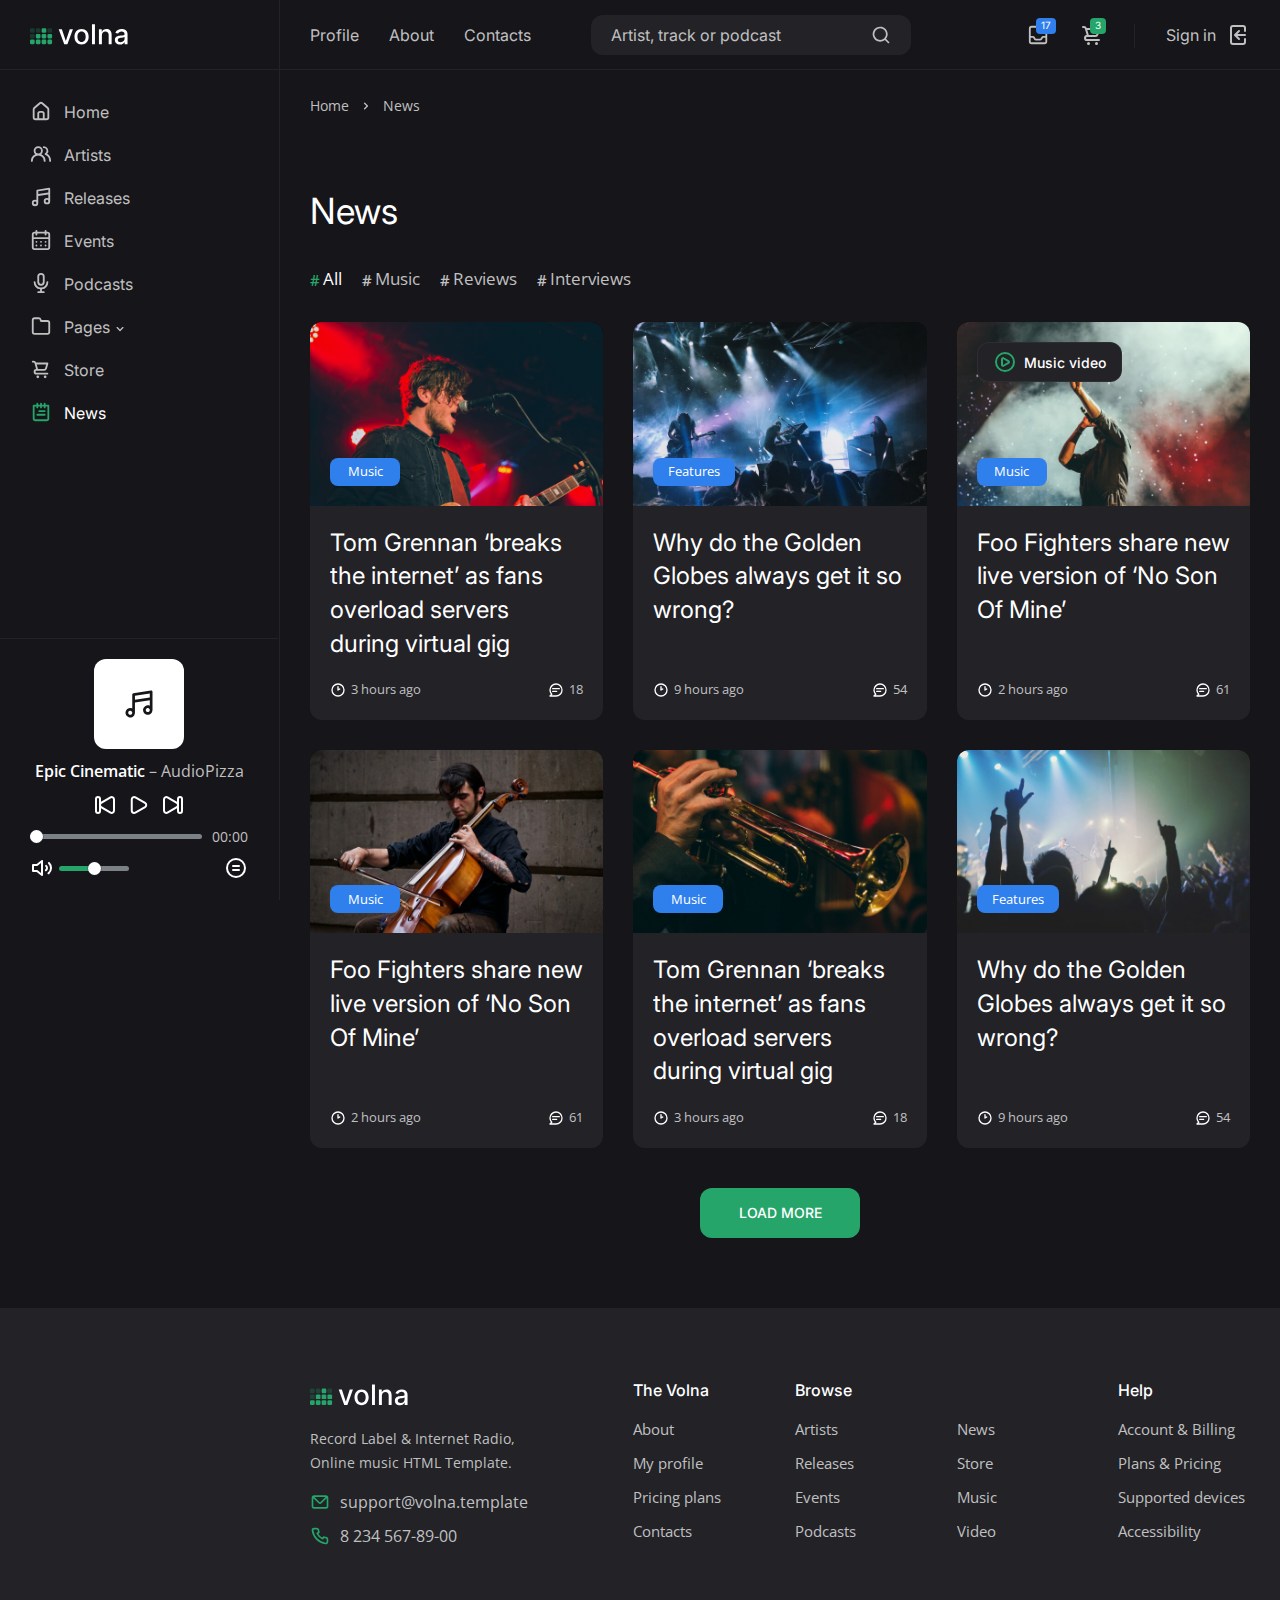
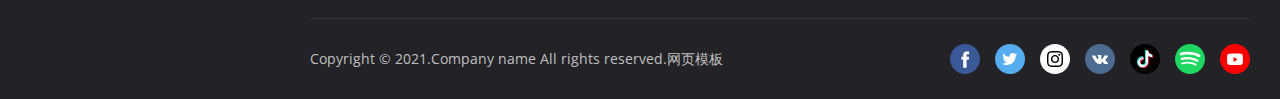
<file: Template Volna By DmitryVolkov/news.html>
<!DOCTYPE html>
<html lang="en">
<head>
	<meta charset="utf-8">
	<meta name="viewport" content="width=device-width, initial-scale=1, shrink-to-fit=no">

	<!-- CSS -->
	<link rel="stylesheet" href="css/bootstrap-reboot.min.css">
	<link rel="stylesheet" href="css/bootstrap-grid.min.css">
	<link rel="stylesheet" href="css/owl.carousel.min.css">
	<link rel="stylesheet" href="css/magnific-popup.css">
	<link rel="stylesheet" href="css/select2.min.css">
	<link rel="stylesheet" href="css/paymentfont.min.css">
	<link rel="stylesheet" href="css/slider-radio.css">
	<link rel="stylesheet" href="css/plyr.css">
	<link rel="stylesheet" href="css/main.css">

	<!-- Favicons -->
	<link rel="icon" type="image/png" href="icon/favicon-32x32.png" sizes="32x32">
	<link rel="apple-touch-icon" href="icon/favicon-32x32.png">

	<meta name="description" content="">
	<meta name="keywords" content="">
	<meta name="author" content="Dmitry Volkov">
	<title>Volna – Record label & Music streaming HTML Template</title>

</head>
<body>
	<!-- header -->
	<header class="header">
		<div class="header__content">
			<div class="header__logo">
				<a href="index.html">
					<img src="img/logo.svg" alt="">
				</a>
			</div>

			<nav class="header__nav">
				<a href="profile.html">Profile</a>
				<a href="about.html">About</a>
				<a href="contacts.html">Contacts</a>
			</nav>

			<form action="#" class="header__search">
				<input type="text" placeholder="Artist, track or podcast">
				<button type="button"><svg xmlns="http://www.w3.org/2000/svg" viewBox="0 0 24 24"><path d="M21.71,20.29,18,16.61A9,9,0,1,0,16.61,18l3.68,3.68a1,1,0,0,0,1.42,0A1,1,0,0,0,21.71,20.29ZM11,18a7,7,0,1,1,7-7A7,7,0,0,1,11,18Z"/></svg></button>
				<button type="button" class="close"><svg xmlns="http://www.w3.org/2000/svg" viewBox="0 0 24 24"><path d="M13.41,12l6.3-6.29a1,1,0,1,0-1.42-1.42L12,10.59,5.71,4.29A1,1,0,0,0,4.29,5.71L10.59,12l-6.3,6.29a1,1,0,0,0,0,1.42,1,1,0,0,0,1.42,0L12,13.41l6.29,6.3a1,1,0,0,0,1.42,0,1,1,0,0,0,0-1.42Z"/></svg></button>
			</form>

			<div class="header__actions">
				<div class="header__action header__action--search">
					<button class="header__action-btn" type="button"><svg xmlns="http://www.w3.org/2000/svg" viewBox="0 0 24 24"><path d="M21.71,20.29,18,16.61A9,9,0,1,0,16.61,18l3.68,3.68a1,1,0,0,0,1.42,0A1,1,0,0,0,21.71,20.29ZM11,18a7,7,0,1,1,7-7A7,7,0,0,1,11,18Z"/></svg></button>
				</div>

				<div class="header__action header__action--note">
					<span>17</span>
					<a href="#" class="header__action-btn"><svg xmlns="http://www.w3.org/2000/svg" viewBox="0 0 24 24"><path d="M19.05566,2h-14a3.00328,3.00328,0,0,0-3,3V19a3.00328,3.00328,0,0,0,3,3h14a3.00328,3.00328,0,0,0,3-3V5A3.00328,3.00328,0,0,0,19.05566,2Zm-14,2h14a1.001,1.001,0,0,1,1,1v8H17.59082a1.99687,1.99687,0,0,0-1.66406.89062L14.52051,16H9.59082L8.18457,13.89062A1.99687,1.99687,0,0,0,6.52051,13H4.05566V5A1.001,1.001,0,0,1,5.05566,4Zm14,16h-14a1.001,1.001,0,0,1-1-1V15H6.52051l1.40625,2.10938A1.99687,1.99687,0,0,0,9.59082,18h4.92969a1.99687,1.99687,0,0,0,1.66406-.89062L17.59082,15h2.46484v4A1.001,1.001,0,0,1,19.05566,20Z"/></svg></a>

					<div class="header__drop">
						<a href="#" class="header__all">View all</a>
						<div class="header__note header__note--succ">
							<svg xmlns="http://www.w3.org/2000/svg" viewBox="0 0 24 24"><path d="M14.72,8.79l-4.29,4.3L8.78,11.44a1,1,0,1,0-1.41,1.41l2.35,2.36a1,1,0,0,0,.71.29,1,1,0,0,0,.7-.29l5-5a1,1,0,0,0,0-1.42A1,1,0,0,0,14.72,8.79ZM12,2A10,10,0,1,0,22,12,10,10,0,0,0,12,2Zm0,18a8,8,0,1,1,8-8A8,8,0,0,1,12,20Z"/></svg>
							<p><a href="#modal-info2" class="open-modal">Payment #51</a> was successful!</p>
							<span>1 hour ago</span>
						</div>
						<div class="header__note header__note--fail">
							<svg xmlns="http://www.w3.org/2000/svg" viewBox="0 0 24 24"><path d="M15.71,8.29a1,1,0,0,0-1.42,0L12,10.59,9.71,8.29A1,1,0,0,0,8.29,9.71L10.59,12l-2.3,2.29a1,1,0,0,0,0,1.42,1,1,0,0,0,1.42,0L12,13.41l2.29,2.3a1,1,0,0,0,1.42,0,1,1,0,0,0,0-1.42L13.41,12l2.3-2.29A1,1,0,0,0,15.71,8.29Zm3.36-3.36A10,10,0,1,0,4.93,19.07,10,10,0,1,0,19.07,4.93ZM17.66,17.66A8,8,0,1,1,20,12,7.95,7.95,0,0,1,17.66,17.66Z"/></svg>
							<p><a href="#modal-info3" class="open-modal">Payment #50</a> failed!</p>
							<span>2 hours ago</span>
						</div>
						<div class="header__note header__note--info">
							<svg xmlns="http://www.w3.org/2000/svg" viewBox="0 0 24 24"><path d="M12,2A10,10,0,1,0,22,12,10.01114,10.01114,0,0,0,12,2Zm0,18a8,8,0,1,1,8-8A8.00917,8.00917,0,0,1,12,20Zm0-8.5a1,1,0,0,0-1,1v3a1,1,0,0,0,2,0v-3A1,1,0,0,0,12,11.5Zm0-4a1.25,1.25,0,1,0,1.25,1.25A1.25,1.25,0,0,0,12,7.5Z"/></svg>
							<p><a href="#modal-info4" class="open-modal">Example</a> of notification.</p>
							<span>2 hours ago</span>
						</div>
						<div class="header__note header__note--gift">
							<svg xmlns="http://www.w3.org/2000/svg" viewBox="0 0 24 24"><path d="M18,7h-.35A3.45,3.45,0,0,0,18,5.5a3.49,3.49,0,0,0-6-2.44A3.49,3.49,0,0,0,6,5.5,3.45,3.45,0,0,0,6.35,7H6a3,3,0,0,0-3,3v2a1,1,0,0,0,1,1H5v6a3,3,0,0,0,3,3h8a3,3,0,0,0,3-3V13h1a1,1,0,0,0,1-1V10A3,3,0,0,0,18,7ZM11,20H8a1,1,0,0,1-1-1V13h4Zm0-9H5V10A1,1,0,0,1,6,9h5Zm0-4H9.5A1.5,1.5,0,1,1,11,5.5Zm2-1.5A1.5,1.5,0,1,1,14.5,7H13ZM17,19a1,1,0,0,1-1,1H13V13h4Zm2-8H13V9h5a1,1,0,0,1,1,1Z"/></svg>
							<p><a href="#modal-info5" class="open-modal">You have received a gift!</a></p>
							<span>4 hours ago</span>
						</div>
					</div>
				</div>

				<div class="header__action header__action--cart">
					<span>3</span>
					<a class="header__action-btn" href="cart.html"><svg xmlns="http://www.w3.org/2000/svg" viewBox="0 0 24 24"><path d="M8.5,19A1.5,1.5,0,1,0,10,20.5,1.5,1.5,0,0,0,8.5,19ZM19,16H7a1,1,0,0,1,0-2h8.49121A3.0132,3.0132,0,0,0,18.376,11.82422L19.96143,6.2749A1.00009,1.00009,0,0,0,19,5H6.73907A3.00666,3.00666,0,0,0,3.92139,3H3A1,1,0,0,0,3,5h.92139a1.00459,1.00459,0,0,1,.96142.7251l.15552.54474.00024.00506L6.6792,12.01709A3.00006,3.00006,0,0,0,7,18H19a1,1,0,0,0,0-2ZM17.67432,7l-1.2212,4.27441A1.00458,1.00458,0,0,1,15.49121,12H8.75439l-.25494-.89221L7.32642,7ZM16.5,19A1.5,1.5,0,1,0,18,20.5,1.5,1.5,0,0,0,16.5,19Z"/></svg></a>

					<div class="header__drop">
						<a href="cart.html" class="header__all">Go to cart</a>
						<div class="header__product">
							<img src="img/store/item4.jpg" alt="">
							<p><a href="product.html">Headphones ZR-991</a></p>
							<span>$199</span>
							<button type="button"><svg xmlns="http://www.w3.org/2000/svg" viewBox="0 0 24 24"><path d="M13.41,12l6.3-6.29a1,1,0,1,0-1.42-1.42L12,10.59,5.71,4.29A1,1,0,0,0,4.29,5.71L10.59,12l-6.3,6.29a1,1,0,0,0,0,1.42,1,1,0,0,0,1.42,0L12,13.41l6.29,6.3a1,1,0,0,0,1.42,0,1,1,0,0,0,0-1.42Z"/></svg></button>
						</div>
						<div class="header__product">
							<img src="img/store/item3.jpg" alt="">
							<p><a href="product.html">Music Blank</a></p>
							<span>$3.99</span>
							<button type="button"><svg xmlns="http://www.w3.org/2000/svg" viewBox="0 0 24 24"><path d="M13.41,12l6.3-6.29a1,1,0,1,0-1.42-1.42L12,10.59,5.71,4.29A1,1,0,0,0,4.29,5.71L10.59,12l-6.3,6.29a1,1,0,0,0,0,1.42,1,1,0,0,0,1.42,0L12,13.41l6.29,6.3a1,1,0,0,0,1.42,0,1,1,0,0,0,0-1.42Z"/></svg></button>
						</div>
						<div class="header__product">
							<img src="img/store/item2.jpg" alt="">
							<p><a href="product.html">Microphone R4</a></p>
							<span>$799</span>
							<button type="button"><svg xmlns="http://www.w3.org/2000/svg" viewBox="0 0 24 24"><path d="M13.41,12l6.3-6.29a1,1,0,1,0-1.42-1.42L12,10.59,5.71,4.29A1,1,0,0,0,4.29,5.71L10.59,12l-6.3,6.29a1,1,0,0,0,0,1.42,1,1,0,0,0,1.42,0L12,13.41l6.29,6.3a1,1,0,0,0,1.42,0,1,1,0,0,0,0-1.42Z"/></svg></button>
						</div>
					</div>
				</div>

				<div class="header__action header__action--signin">
					<a class="header__action-btn" href="signin.html">
						<span>Sign in</span>
						<svg xmlns="http://www.w3.org/2000/svg" viewBox="0 0 24 24"><path d="M20,12a1,1,0,0,0-1-1H11.41l2.3-2.29a1,1,0,1,0-1.42-1.42l-4,4a1,1,0,0,0-.21.33,1,1,0,0,0,0,.76,1,1,0,0,0,.21.33l4,4a1,1,0,0,0,1.42,0,1,1,0,0,0,0-1.42L11.41,13H19A1,1,0,0,0,20,12ZM17,2H7A3,3,0,0,0,4,5V19a3,3,0,0,0,3,3H17a3,3,0,0,0,3-3V16a1,1,0,0,0-2,0v3a1,1,0,0,1-1,1H7a1,1,0,0,1-1-1V5A1,1,0,0,1,7,4H17a1,1,0,0,1,1,1V8a1,1,0,0,0,2,0V5A3,3,0,0,0,17,2Z"/></svg>
					</a>
				</div>
			</div>

			<button class="header__btn" type="button">
				<span></span>
				<span></span>
				<span></span>
			</button>
		</div>
	</header>
	<!-- end header -->

	<!-- sidebar -->
	<div class="sidebar">
		<!-- sidebar logo -->
		<div class="sidebar__logo">
			<img src="img/logo.svg" alt="">
		</div>
		<!-- end sidebar logo -->

		<!-- sidebar nav -->
		<ul class="sidebar__nav">
			<li class="sidebar__nav-item">
				<a href="index.html" class="sidebar__nav-link"><svg xmlns="http://www.w3.org/2000/svg" viewBox="0 0 24 24"><path d="M20,8h0L14,2.74a3,3,0,0,0-4,0L4,8a3,3,0,0,0-1,2.26V19a3,3,0,0,0,3,3H18a3,3,0,0,0,3-3V10.25A3,3,0,0,0,20,8ZM14,20H10V15a1,1,0,0,1,1-1h2a1,1,0,0,1,1,1Zm5-1a1,1,0,0,1-1,1H16V15a3,3,0,0,0-3-3H11a3,3,0,0,0-3,3v5H6a1,1,0,0,1-1-1V10.25a1,1,0,0,1,.34-.75l6-5.25a1,1,0,0,1,1.32,0l6,5.25a1,1,0,0,1,.34.75Z"></path></svg> <span>Home</span></a>
			</li>

			<li class="sidebar__nav-item">
				<a href="artists.html" class="sidebar__nav-link"><svg xmlns="http://www.w3.org/2000/svg" viewBox="0 0 24 24"><path d="M12.3,12.22A4.92,4.92,0,0,0,14,8.5a5,5,0,0,0-10,0,4.92,4.92,0,0,0,1.7,3.72A8,8,0,0,0,1,19.5a1,1,0,0,0,2,0,6,6,0,0,1,12,0,1,1,0,0,0,2,0A8,8,0,0,0,12.3,12.22ZM9,11.5a3,3,0,1,1,3-3A3,3,0,0,1,9,11.5Zm9.74.32A5,5,0,0,0,15,3.5a1,1,0,0,0,0,2,3,3,0,0,1,3,3,3,3,0,0,1-1.5,2.59,1,1,0,0,0-.5.84,1,1,0,0,0,.45.86l.39.26.13.07a7,7,0,0,1,4,6.38,1,1,0,0,0,2,0A9,9,0,0,0,18.74,11.82Z"/></svg> <span>Artists</span></a>
			</li>

			<li class="sidebar__nav-item">
				<a href="releases.html" class="sidebar__nav-link"><svg xmlns="http://www.w3.org/2000/svg" viewBox="0 0 24 24"><path d="M21.65,2.24a1,1,0,0,0-.8-.23l-13,2A1,1,0,0,0,7,5V15.35A3.45,3.45,0,0,0,5.5,15,3.5,3.5,0,1,0,9,18.5V10.86L20,9.17v4.18A3.45,3.45,0,0,0,18.5,13,3.5,3.5,0,1,0,22,16.5V3A1,1,0,0,0,21.65,2.24ZM5.5,20A1.5,1.5,0,1,1,7,18.5,1.5,1.5,0,0,1,5.5,20Zm13-2A1.5,1.5,0,1,1,20,16.5,1.5,1.5,0,0,1,18.5,18ZM20,7.14,9,8.83v-3L20,4.17Z"/></svg> <span>Releases</span></a>
			</li>

			<li class="sidebar__nav-item">
				<a href="events.html" class="sidebar__nav-link"><svg xmlns="http://www.w3.org/2000/svg" viewBox="0 0 24 24"><path d="M12,19a1,1,0,1,0-1-1A1,1,0,0,0,12,19Zm5,0a1,1,0,1,0-1-1A1,1,0,0,0,17,19Zm0-4a1,1,0,1,0-1-1A1,1,0,0,0,17,15Zm-5,0a1,1,0,1,0-1-1A1,1,0,0,0,12,15ZM19,3H18V2a1,1,0,0,0-2,0V3H8V2A1,1,0,0,0,6,2V3H5A3,3,0,0,0,2,6V20a3,3,0,0,0,3,3H19a3,3,0,0,0,3-3V6A3,3,0,0,0,19,3Zm1,17a1,1,0,0,1-1,1H5a1,1,0,0,1-1-1V11H20ZM20,9H4V6A1,1,0,0,1,5,5H6V6A1,1,0,0,0,8,6V5h8V6a1,1,0,0,0,2,0V5h1a1,1,0,0,1,1,1ZM7,15a1,1,0,1,0-1-1A1,1,0,0,0,7,15Zm0,4a1,1,0,1,0-1-1A1,1,0,0,0,7,19Z"/></svg> <span>Events</span></a>
			</li>

			<li class="sidebar__nav-item">
				<a href="podcasts.html" class="sidebar__nav-link"><svg xmlns="http://www.w3.org/2000/svg" viewBox="0 0 24 24"><path d="M12,15a4,4,0,0,0,4-4V5A4,4,0,0,0,8,5v6A4,4,0,0,0,12,15ZM10,5a2,2,0,0,1,4,0v6a2,2,0,0,1-4,0Zm10,6a1,1,0,0,0-2,0A6,6,0,0,1,6,11a1,1,0,0,0-2,0,8,8,0,0,0,7,7.93V21H9a1,1,0,0,0,0,2h6a1,1,0,0,0,0-2H13V18.93A8,8,0,0,0,20,11Z"/></svg> <span>Podcasts</span></a>
			</li>

			<!-- collapse -->
			<li class="sidebar__nav-item">
				<a class="sidebar__nav-link" data-toggle="collapse" href="#collapseMenu1" role="button" aria-expanded="false" aria-controls="collapseMenu1"><svg xmlns="http://www.w3.org/2000/svg" viewBox="0 0 24 24"><path d="M19,5.5H12.72l-.32-1a3,3,0,0,0-2.84-2H5a3,3,0,0,0-3,3v13a3,3,0,0,0,3,3H19a3,3,0,0,0,3-3V8.5A3,3,0,0,0,19,5.5Zm1,13a1,1,0,0,1-1,1H5a1,1,0,0,1-1-1V5.5a1,1,0,0,1,1-1H9.56a1,1,0,0,1,.95.68l.54,1.64A1,1,0,0,0,12,7.5h7a1,1,0,0,1,1,1Z"/></svg> <span>Pages</span> <svg xmlns="http://www.w3.org/2000/svg" viewBox="0 0 24 24"><path d="M17,9.17a1,1,0,0,0-1.41,0L12,12.71,8.46,9.17a1,1,0,0,0-1.41,0,1,1,0,0,0,0,1.42l4.24,4.24a1,1,0,0,0,1.42,0L17,10.59A1,1,0,0,0,17,9.17Z"/></svg></a>

				<div class="collapse" id="collapseMenu1">
					<ul class="sidebar__menu sidebar__menu--scroll">
						<li><a href="artist.html">Artist</a></li>
						<li><a href="event.html">Event</a></li>
						<li><a href="release.html">Release</a></li>
						<li><a href="product.html">Product</a></li>
						<li><a href="article.html">Article</a></li>
						<li><a href="cart.html">Cart</a></li>
						<li><a href="profile.html">Profile</a></li>
						<li><a href="about.html">About</a></li>
						<li><a href="contacts.html">Contacts</a></li>
						<li><a href="pricing.html">Pricing plans</a></li>
						<li><a href="privacy.html">Privacy policy</a></li>
						<li><a href="signin.html">Sign in</a></li>
						<li><a href="signup.html">Sign up</a></li>
						<li><a href="forgot.html">Forgot password</a></li>
						<li><a href="404.html">404 Page</a></li>
					</ul>
				</div>
			</li>
			<!-- end collapse -->

			<li class="sidebar__nav-item">
				<a href="store.html" class="sidebar__nav-link"><svg xmlns="http://www.w3.org/2000/svg" viewBox="0 0 24 24"><path d="M8.5,19A1.5,1.5,0,1,0,10,20.5,1.5,1.5,0,0,0,8.5,19ZM19,16H7a1,1,0,0,1,0-2h8.49121A3.0132,3.0132,0,0,0,18.376,11.82422L19.96143,6.2749A1.00009,1.00009,0,0,0,19,5H6.73907A3.00666,3.00666,0,0,0,3.92139,3H3A1,1,0,0,0,3,5h.92139a1.00459,1.00459,0,0,1,.96142.7251l.15552.54474.00024.00506L6.6792,12.01709A3.00006,3.00006,0,0,0,7,18H19a1,1,0,0,0,0-2ZM17.67432,7l-1.2212,4.27441A1.00458,1.00458,0,0,1,15.49121,12H8.75439l-.25494-.89221L7.32642,7ZM16.5,19A1.5,1.5,0,1,0,18,20.5,1.5,1.5,0,0,0,16.5,19Z"/></svg> <span>Store</span></a>
			</li>

			<li class="sidebar__nav-item">
				<a href="news.html" class="sidebar__nav-link sidebar__nav-link--active"><svg xmlns="http://www.w3.org/2000/svg" viewBox="0 0 24 24"><path d="M16,14H8a1,1,0,0,0,0,2h8a1,1,0,0,0,0-2Zm0-4H10a1,1,0,0,0,0,2h6a1,1,0,0,0,0-2Zm4-6H17V3a1,1,0,0,0-2,0V4H13V3a1,1,0,0,0-2,0V4H9V3A1,1,0,0,0,7,3V4H4A1,1,0,0,0,3,5V19a3,3,0,0,0,3,3H18a3,3,0,0,0,3-3V5A1,1,0,0,0,20,4ZM19,19a1,1,0,0,1-1,1H6a1,1,0,0,1-1-1V6H7V7A1,1,0,0,0,9,7V6h2V7a1,1,0,0,0,2,0V6h2V7a1,1,0,0,0,2,0V6h2Z"/></svg> <span>News</span></a>
			</li>
		</ul>
		<!-- end sidebar nav -->
	</div>
	<!-- end sidebar -->

	<!-- player -->
	<div class="player">
		<div class="player__cover">
			<img src="img/covers/cover.svg" alt="">
		</div>

		<div class="player__content">
			<span class="player__track"><b class="player__title">Epic Cinematic</b> – <span class="player__artist">AudioPizza</span></span>
			<audio src="https://dmitryvolkov.me/demo/blast2.0/audio/12071151_epic-cinematic-trailer_by_audiopizza_preview.mp3" id="audio" controls></audio>
		</div>
	</div>

	<button class="player__btn" type="button"><svg xmlns="http://www.w3.org/2000/svg" viewBox="0 0 24 24"><path d="M21.65,2.24a1,1,0,0,0-.8-.23l-13,2A1,1,0,0,0,7,5V15.35A3.45,3.45,0,0,0,5.5,15,3.5,3.5,0,1,0,9,18.5V10.86L20,9.17v4.18A3.45,3.45,0,0,0,18.5,13,3.5,3.5,0,1,0,22,16.5V3A1,1,0,0,0,21.65,2.24ZM5.5,20A1.5,1.5,0,1,1,7,18.5,1.5,1.5,0,0,1,5.5,20Zm13-2A1.5,1.5,0,1,1,20,16.5,1.5,1.5,0,0,1,18.5,18ZM20,7.14,9,8.83v-3L20,4.17Z"/></svg> Player</button>
	<!-- end player -->

	<!-- main content -->
	<main class="main">
		<div class="container-fluid">
			<div class="row row--grid">
				<!-- breadcrumb -->
				<div class="col-12">
					<ul class="breadcrumb">
						<li class="breadcrumb__item"><a href="index.html">Home</a></li>
						<li class="breadcrumb__item breadcrumb__item--active">News</li>
					</ul>
				</div>
				<!-- end breadcrumb -->

				<!-- title -->
				<div class="col-12">
					<div class="main__title main__title--page">
						<h1>News</h1>
					</div>
				</div>
				<!-- end title -->

				<div class="col-12">
					<ul class="nav nav-tabs main__tabs" id="main__tabs" role="tablist">
						<li class="nav-item">
							<a class="nav-link active" data-toggle="tab" href="#tab-1" role="tab" aria-controls="tab-1" aria-selected="true"><span>#</span>All</a>
						</li>

						<li class="nav-item">
							<a class="nav-link" data-toggle="tab" href="#tab-2" role="tab" aria-controls="tab-2" aria-selected="false"><span>#</span>Music</a>
						</li>

						<li class="nav-item">
							<a class="nav-link" data-toggle="tab" href="#tab-3" role="tab" aria-controls="tab-3" aria-selected="false"><span>#</span>Reviews</a>
						</li>

						<li class="nav-item">
							<a class="nav-link" data-toggle="tab" href="#tab-4" role="tab" aria-controls="tab-4" aria-selected="false"><span>#</span>Interviews</a>
						</li>
					</ul>
				</div>
			</div>

			<div class="tab-content">
				<div class="tab-pane fade show active" id="tab-1" role="tabpanel">
					<div class="row row--grid">
						<!-- post -->
						<div class="col-12 col-sm-6 col-lg-4">
							<div class="post">
								<a href="article.html" class="post__img">
									<img src="img/posts/2.jpg" alt="">
								</a>

								<div class="post__content">
									<a href="#" class="post__category">Music</a>
									<h3 class="post__title"><a href="article.html">Tom Grennan ‘breaks the internet’ as fans overload servers during virtual gig</a></h3>
									<div class="post__meta">
										<span class="post__date"><svg xmlns="http://www.w3.org/2000/svg" viewBox="0 0 24 24"><path d="M12,2A10,10,0,1,0,22,12,10.01114,10.01114,0,0,0,12,2Zm0,18a8,8,0,1,1,8-8A8.00917,8.00917,0,0,1,12,20ZM14.09814,9.63379,13,10.26807V7a1,1,0,0,0-2,0v5a1.00025,1.00025,0,0,0,1.5.86621l2.59814-1.5a1.00016,1.00016,0,1,0-1-1.73242Z"/></svg> 3 hours ago</span>
										<span class="post__comments"><svg xmlns="http://www.w3.org/2000/svg" viewBox="0 0 24 24"><path d="M17,9H7a1,1,0,0,0,0,2H17a1,1,0,0,0,0-2Zm-4,4H7a1,1,0,0,0,0,2h6a1,1,0,0,0,0-2ZM12,2A10,10,0,0,0,2,12a9.89,9.89,0,0,0,2.26,6.33l-2,2a1,1,0,0,0-.21,1.09A1,1,0,0,0,3,22h9A10,10,0,0,0,12,2Zm0,18H5.41l.93-.93a1,1,0,0,0,0-1.41A8,8,0,1,1,12,20Z"/></svg> 18</span>
									</div>
								</div>
							</div>
						</div>
						<!-- end post -->

						<!-- post -->
						<div class="col-12 col-sm-6 col-lg-4">
							<div class="post">
								<a href="article.html" class="post__img">
									<img src="img/posts/3.jpg" alt="">
								</a>

								<div class="post__content">
									<a href="#" class="post__category">Features</a>
									<h3 class="post__title"><a href="article.html">Why do the Golden Globes always get it so wrong?</a></h3>
									<div class="post__meta">
										<span class="post__date"><svg xmlns="http://www.w3.org/2000/svg" viewBox="0 0 24 24"><path d="M12,2A10,10,0,1,0,22,12,10.01114,10.01114,0,0,0,12,2Zm0,18a8,8,0,1,1,8-8A8.00917,8.00917,0,0,1,12,20ZM14.09814,9.63379,13,10.26807V7a1,1,0,0,0-2,0v5a1.00025,1.00025,0,0,0,1.5.86621l2.59814-1.5a1.00016,1.00016,0,1,0-1-1.73242Z"/></svg> 9 hours ago</span>
										<span class="post__comments"><svg xmlns="http://www.w3.org/2000/svg" viewBox="0 0 24 24"><path d="M17,9H7a1,1,0,0,0,0,2H17a1,1,0,0,0,0-2Zm-4,4H7a1,1,0,0,0,0,2h6a1,1,0,0,0,0-2ZM12,2A10,10,0,0,0,2,12a9.89,9.89,0,0,0,2.26,6.33l-2,2a1,1,0,0,0-.21,1.09A1,1,0,0,0,3,22h9A10,10,0,0,0,12,2Zm0,18H5.41l.93-.93a1,1,0,0,0,0-1.41A8,8,0,1,1,12,20Z"/></svg> 54</span>
									</div>
								</div>
							</div>
						</div>
						<!-- end post -->

						<!-- video post -->
						<div class="col-12 col-sm-6 col-lg-4">
							<div class="post">
								<a href="article.html" class="post__img">
									<img src="img/posts/1.jpg" alt="">
								</a>

								<a href="http://www.youtube.com/watch?v=0O2aH4XLbto" class="post__video open-video">
									<svg xmlns="http://www.w3.org/2000/svg" viewBox="0 0 24 24"><path d="M16,10.27,11,7.38A2,2,0,0,0,8,9.11v5.78a2,2,0,0,0,1,1.73,2,2,0,0,0,2,0l5-2.89a2,2,0,0,0,0-3.46ZM15,12l-5,2.89V9.11L15,12ZM12,2A10,10,0,1,0,22,12,10,10,0,0,0,12,2Zm0,18a8,8,0,1,1,8-8A8,8,0,0,1,12,20Z"/></svg> Music video
								</a>

								<div class="post__content">
									<a href="#" class="post__category">Music</a>
									<h3 class="post__title"><a href="article.html">Foo Fighters share new live version of ‘No Son Of Mine’</a></h3>
									<div class="post__meta">
										<span class="post__date"><svg xmlns="http://www.w3.org/2000/svg" viewBox="0 0 24 24"><path d="M12,2A10,10,0,1,0,22,12,10.01114,10.01114,0,0,0,12,2Zm0,18a8,8,0,1,1,8-8A8.00917,8.00917,0,0,1,12,20ZM14.09814,9.63379,13,10.26807V7a1,1,0,0,0-2,0v5a1.00025,1.00025,0,0,0,1.5.86621l2.59814-1.5a1.00016,1.00016,0,1,0-1-1.73242Z"/></svg> 2 hours ago</span>
										<span class="post__comments"><svg xmlns="http://www.w3.org/2000/svg" viewBox="0 0 24 24"><path d="M17,9H7a1,1,0,0,0,0,2H17a1,1,0,0,0,0-2Zm-4,4H7a1,1,0,0,0,0,2h6a1,1,0,0,0,0-2ZM12,2A10,10,0,0,0,2,12a9.89,9.89,0,0,0,2.26,6.33l-2,2a1,1,0,0,0-.21,1.09A1,1,0,0,0,3,22h9A10,10,0,0,0,12,2Zm0,18H5.41l.93-.93a1,1,0,0,0,0-1.41A8,8,0,1,1,12,20Z"/></svg> 61</span>
									</div>
								</div>
							</div>
						</div>
						<!-- end video post -->

						<!-- post -->
						<div class="col-12 col-sm-6 col-lg-4">
							<div class="post">
								<a href="article.html" class="post__img">
									<img src="img/posts/4.jpg" alt="">
								</a>

								<div class="post__content">
									<a href="#" class="post__category">Music</a>
									<h3 class="post__title"><a href="article.html">Foo Fighters share new live version of ‘No Son Of Mine’</a></h3>
									<div class="post__meta">
										<span class="post__date"><svg xmlns="http://www.w3.org/2000/svg" viewBox="0 0 24 24"><path d="M12,2A10,10,0,1,0,22,12,10.01114,10.01114,0,0,0,12,2Zm0,18a8,8,0,1,1,8-8A8.00917,8.00917,0,0,1,12,20ZM14.09814,9.63379,13,10.26807V7a1,1,0,0,0-2,0v5a1.00025,1.00025,0,0,0,1.5.86621l2.59814-1.5a1.00016,1.00016,0,1,0-1-1.73242Z"/></svg> 2 hours ago</span>
										<span class="post__comments"><svg xmlns="http://www.w3.org/2000/svg" viewBox="0 0 24 24"><path d="M17,9H7a1,1,0,0,0,0,2H17a1,1,0,0,0,0-2Zm-4,4H7a1,1,0,0,0,0,2h6a1,1,0,0,0,0-2ZM12,2A10,10,0,0,0,2,12a9.89,9.89,0,0,0,2.26,6.33l-2,2a1,1,0,0,0-.21,1.09A1,1,0,0,0,3,22h9A10,10,0,0,0,12,2Zm0,18H5.41l.93-.93a1,1,0,0,0,0-1.41A8,8,0,1,1,12,20Z"/></svg> 61</span>
									</div>
								</div>
							</div>
						</div>
						<!-- end post -->

						<!-- post -->
						<div class="col-12 col-sm-6 col-lg-4">
							<div class="post">
								<a href="article.html" class="post__img">
									<img src="img/posts/5.jpg" alt="">
								</a>

								<div class="post__content">
									<a href="#" class="post__category">Music</a>
									<h3 class="post__title"><a href="article.html">Tom Grennan ‘breaks the internet’ as fans overload servers during virtual gig</a></h3>
									<div class="post__meta">
										<span class="post__date"><svg xmlns="http://www.w3.org/2000/svg" viewBox="0 0 24 24"><path d="M12,2A10,10,0,1,0,22,12,10.01114,10.01114,0,0,0,12,2Zm0,18a8,8,0,1,1,8-8A8.00917,8.00917,0,0,1,12,20ZM14.09814,9.63379,13,10.26807V7a1,1,0,0,0-2,0v5a1.00025,1.00025,0,0,0,1.5.86621l2.59814-1.5a1.00016,1.00016,0,1,0-1-1.73242Z"/></svg> 3 hours ago</span>
										<span class="post__comments"><svg xmlns="http://www.w3.org/2000/svg" viewBox="0 0 24 24"><path d="M17,9H7a1,1,0,0,0,0,2H17a1,1,0,0,0,0-2Zm-4,4H7a1,1,0,0,0,0,2h6a1,1,0,0,0,0-2ZM12,2A10,10,0,0,0,2,12a9.89,9.89,0,0,0,2.26,6.33l-2,2a1,1,0,0,0-.21,1.09A1,1,0,0,0,3,22h9A10,10,0,0,0,12,2Zm0,18H5.41l.93-.93a1,1,0,0,0,0-1.41A8,8,0,1,1,12,20Z"/></svg> 18</span>
									</div>
								</div>
							</div>
						</div>
						<!-- end post -->

						<!-- post -->
						<div class="col-12 col-sm-6 col-lg-4">
							<div class="post">
								<a href="article.html" class="post__img">
									<img src="img/posts/6.jpg" alt="">
								</a>

								<div class="post__content">
									<a href="#" class="post__category">Features</a>
									<h3 class="post__title"><a href="article.html">Why do the Golden Globes always get it so wrong?</a></h3>
									<div class="post__meta">
										<span class="post__date"><svg xmlns="http://www.w3.org/2000/svg" viewBox="0 0 24 24"><path d="M12,2A10,10,0,1,0,22,12,10.01114,10.01114,0,0,0,12,2Zm0,18a8,8,0,1,1,8-8A8.00917,8.00917,0,0,1,12,20ZM14.09814,9.63379,13,10.26807V7a1,1,0,0,0-2,0v5a1.00025,1.00025,0,0,0,1.5.86621l2.59814-1.5a1.00016,1.00016,0,1,0-1-1.73242Z"/></svg> 9 hours ago</span>
										<span class="post__comments"><svg xmlns="http://www.w3.org/2000/svg" viewBox="0 0 24 24"><path d="M17,9H7a1,1,0,0,0,0,2H17a1,1,0,0,0,0-2Zm-4,4H7a1,1,0,0,0,0,2h6a1,1,0,0,0,0-2ZM12,2A10,10,0,0,0,2,12a9.89,9.89,0,0,0,2.26,6.33l-2,2a1,1,0,0,0-.21,1.09A1,1,0,0,0,3,22h9A10,10,0,0,0,12,2Zm0,18H5.41l.93-.93a1,1,0,0,0,0-1.41A8,8,0,1,1,12,20Z"/></svg> 54</span>
									</div>
								</div>
							</div>
						</div>
						<!-- end post -->
					</div>

					<div class="row row--grid">
						<div class="col-12">
							<button class="main__load" type="button">Load more</button>
						</div>
					</div>
				</div>

				<div class="tab-pane fade" id="tab-2" role="tabpanel">
					<div class="row row--grid">
						<!-- post -->
						<div class="col-12 col-sm-6 col-lg-4">
							<div class="post">
								<a href="article.html" class="post__img">
									<img src="img/posts/9.jpg" alt="">
								</a>

								<div class="post__content">
									<h3 class="post__title"><a href="article.html">Tom Grennan ‘breaks the internet’ as fans overload servers during virtual gig</a></h3>
									<div class="post__meta">
										<span class="post__date"><svg xmlns="http://www.w3.org/2000/svg" viewBox="0 0 24 24"><path d="M12,2A10,10,0,1,0,22,12,10.01114,10.01114,0,0,0,12,2Zm0,18a8,8,0,1,1,8-8A8.00917,8.00917,0,0,1,12,20ZM14.09814,9.63379,13,10.26807V7a1,1,0,0,0-2,0v5a1.00025,1.00025,0,0,0,1.5.86621l2.59814-1.5a1.00016,1.00016,0,1,0-1-1.73242Z"/></svg> 3 hours ago</span>
										<span class="post__comments"><svg xmlns="http://www.w3.org/2000/svg" viewBox="0 0 24 24"><path d="M17,9H7a1,1,0,0,0,0,2H17a1,1,0,0,0,0-2Zm-4,4H7a1,1,0,0,0,0,2h6a1,1,0,0,0,0-2ZM12,2A10,10,0,0,0,2,12a9.89,9.89,0,0,0,2.26,6.33l-2,2a1,1,0,0,0-.21,1.09A1,1,0,0,0,3,22h9A10,10,0,0,0,12,2Zm0,18H5.41l.93-.93a1,1,0,0,0,0-1.41A8,8,0,1,1,12,20Z"/></svg> 18</span>
									</div>
								</div>
							</div>
						</div>
						<!-- end post -->

						<!-- video post -->
						<div class="col-12 col-sm-6 col-lg-4">
							<div class="post">
								<a href="article.html" class="post__img">
									<img src="img/posts/8.jpg" alt="">
								</a>

								<a href="http://www.youtube.com/watch?v=0O2aH4XLbto" class="post__video open-video">
									<svg xmlns="http://www.w3.org/2000/svg" viewBox="0 0 24 24"><path d="M16,10.27,11,7.38A2,2,0,0,0,8,9.11v5.78a2,2,0,0,0,1,1.73,2,2,0,0,0,2,0l5-2.89a2,2,0,0,0,0-3.46ZM15,12l-5,2.89V9.11L15,12ZM12,2A10,10,0,1,0,22,12,10,10,0,0,0,12,2Zm0,18a8,8,0,1,1,8-8A8,8,0,0,1,12,20Z"/></svg> Watch video
								</a>

								<div class="post__content">
									<h3 class="post__title"><a href="article.html">Foo Fighters share new live version of ‘No Son Of Mine’</a></h3>
									<div class="post__meta">
										<span class="post__date"><svg xmlns="http://www.w3.org/2000/svg" viewBox="0 0 24 24"><path d="M12,2A10,10,0,1,0,22,12,10.01114,10.01114,0,0,0,12,2Zm0,18a8,8,0,1,1,8-8A8.00917,8.00917,0,0,1,12,20ZM14.09814,9.63379,13,10.26807V7a1,1,0,0,0-2,0v5a1.00025,1.00025,0,0,0,1.5.86621l2.59814-1.5a1.00016,1.00016,0,1,0-1-1.73242Z"/></svg> 2 hours ago</span>
										<span class="post__comments"><svg xmlns="http://www.w3.org/2000/svg" viewBox="0 0 24 24"><path d="M17,9H7a1,1,0,0,0,0,2H17a1,1,0,0,0,0-2Zm-4,4H7a1,1,0,0,0,0,2h6a1,1,0,0,0,0-2ZM12,2A10,10,0,0,0,2,12a9.89,9.89,0,0,0,2.26,6.33l-2,2a1,1,0,0,0-.21,1.09A1,1,0,0,0,3,22h9A10,10,0,0,0,12,2Zm0,18H5.41l.93-.93a1,1,0,0,0,0-1.41A8,8,0,1,1,12,20Z"/></svg> 61</span>
									</div>
								</div>
							</div>
						</div>
						<!-- end video post -->	

						<!-- post -->
						<div class="col-12 col-sm-6 col-lg-4">
							<div class="post">
								<a href="article.html" class="post__img">
									<img src="img/posts/7.jpg" alt="">
								</a>

								<div class="post__content">
									<h3 class="post__title"><a href="article.html">Why do the Golden Globes always get it so wrong?</a></h3>
									<div class="post__meta">
										<span class="post__date"><svg xmlns="http://www.w3.org/2000/svg" viewBox="0 0 24 24"><path d="M12,2A10,10,0,1,0,22,12,10.01114,10.01114,0,0,0,12,2Zm0,18a8,8,0,1,1,8-8A8.00917,8.00917,0,0,1,12,20ZM14.09814,9.63379,13,10.26807V7a1,1,0,0,0-2,0v5a1.00025,1.00025,0,0,0,1.5.86621l2.59814-1.5a1.00016,1.00016,0,1,0-1-1.73242Z"/></svg> 9 hours ago</span>
										<span class="post__comments"><svg xmlns="http://www.w3.org/2000/svg" viewBox="0 0 24 24"><path d="M17,9H7a1,1,0,0,0,0,2H17a1,1,0,0,0,0-2Zm-4,4H7a1,1,0,0,0,0,2h6a1,1,0,0,0,0-2ZM12,2A10,10,0,0,0,2,12a9.89,9.89,0,0,0,2.26,6.33l-2,2a1,1,0,0,0-.21,1.09A1,1,0,0,0,3,22h9A10,10,0,0,0,12,2Zm0,18H5.41l.93-.93a1,1,0,0,0,0-1.41A8,8,0,1,1,12,20Z"/></svg> 54</span>
									</div>
								</div>
							</div>
						</div>
						<!-- end post -->

						<!-- post -->
						<div class="col-12 col-sm-6 col-lg-4">
							<div class="post">
								<a href="article.html" class="post__img">
									<img src="img/posts/6.jpg" alt="">
								</a>

								<div class="post__content">
									<h3 class="post__title"><a href="article.html">Tom Grennan ‘breaks the internet’ as fans overload servers during virtual gig</a></h3>
									<div class="post__meta">
										<span class="post__date"><svg xmlns="http://www.w3.org/2000/svg" viewBox="0 0 24 24"><path d="M12,2A10,10,0,1,0,22,12,10.01114,10.01114,0,0,0,12,2Zm0,18a8,8,0,1,1,8-8A8.00917,8.00917,0,0,1,12,20ZM14.09814,9.63379,13,10.26807V7a1,1,0,0,0-2,0v5a1.00025,1.00025,0,0,0,1.5.86621l2.59814-1.5a1.00016,1.00016,0,1,0-1-1.73242Z"/></svg> 3 hours ago</span>
										<span class="post__comments"><svg xmlns="http://www.w3.org/2000/svg" viewBox="0 0 24 24"><path d="M17,9H7a1,1,0,0,0,0,2H17a1,1,0,0,0,0-2Zm-4,4H7a1,1,0,0,0,0,2h6a1,1,0,0,0,0-2ZM12,2A10,10,0,0,0,2,12a9.89,9.89,0,0,0,2.26,6.33l-2,2a1,1,0,0,0-.21,1.09A1,1,0,0,0,3,22h9A10,10,0,0,0,12,2Zm0,18H5.41l.93-.93a1,1,0,0,0,0-1.41A8,8,0,1,1,12,20Z"/></svg> 18</span>
									</div>
								</div>
							</div>
						</div>
						<!-- end post -->
					</div>
				</div>

				<div class="tab-pane fade" id="tab-3" role="tabpanel">
					<div class="row row--grid">
						<!-- post -->
						<div class="col-12 col-sm-6 col-lg-4">
							<div class="post">
								<a href="article.html" class="post__img">
									<img src="img/posts/2.jpg" alt="">
								</a>

								<div class="post__content">
									<h3 class="post__title"><a href="article.html">Tom Grennan ‘breaks the internet’ as fans overload servers during virtual gig</a></h3>
									<div class="post__meta">
										<span class="post__date"><svg xmlns="http://www.w3.org/2000/svg" viewBox="0 0 24 24"><path d="M12,2A10,10,0,1,0,22,12,10.01114,10.01114,0,0,0,12,2Zm0,18a8,8,0,1,1,8-8A8.00917,8.00917,0,0,1,12,20ZM14.09814,9.63379,13,10.26807V7a1,1,0,0,0-2,0v5a1.00025,1.00025,0,0,0,1.5.86621l2.59814-1.5a1.00016,1.00016,0,1,0-1-1.73242Z"/></svg> 3 hours ago</span>
										<span class="post__comments"><svg xmlns="http://www.w3.org/2000/svg" viewBox="0 0 24 24"><path d="M17,9H7a1,1,0,0,0,0,2H17a1,1,0,0,0,0-2Zm-4,4H7a1,1,0,0,0,0,2h6a1,1,0,0,0,0-2ZM12,2A10,10,0,0,0,2,12a9.89,9.89,0,0,0,2.26,6.33l-2,2a1,1,0,0,0-.21,1.09A1,1,0,0,0,3,22h9A10,10,0,0,0,12,2Zm0,18H5.41l.93-.93a1,1,0,0,0,0-1.41A8,8,0,1,1,12,20Z"/></svg> 18</span>
									</div>
								</div>
							</div>
						</div>
						<!-- end post -->

						<!-- video post -->
						<div class="col-12 col-sm-6 col-lg-4">
							<div class="post">
								<a href="article.html" class="post__img">
									<img src="img/posts/3.jpg" alt="">
								</a>

								<div class="post__content">
									<h3 class="post__title"><a href="article.html">Foo Fighters share new live version of ‘No Son Of Mine’</a></h3>
									<div class="post__meta">
										<span class="post__date"><svg xmlns="http://www.w3.org/2000/svg" viewBox="0 0 24 24"><path d="M12,2A10,10,0,1,0,22,12,10.01114,10.01114,0,0,0,12,2Zm0,18a8,8,0,1,1,8-8A8.00917,8.00917,0,0,1,12,20ZM14.09814,9.63379,13,10.26807V7a1,1,0,0,0-2,0v5a1.00025,1.00025,0,0,0,1.5.86621l2.59814-1.5a1.00016,1.00016,0,1,0-1-1.73242Z"/></svg> 2 hours ago</span>
										<span class="post__comments"><svg xmlns="http://www.w3.org/2000/svg" viewBox="0 0 24 24"><path d="M17,9H7a1,1,0,0,0,0,2H17a1,1,0,0,0,0-2Zm-4,4H7a1,1,0,0,0,0,2h6a1,1,0,0,0,0-2ZM12,2A10,10,0,0,0,2,12a9.89,9.89,0,0,0,2.26,6.33l-2,2a1,1,0,0,0-.21,1.09A1,1,0,0,0,3,22h9A10,10,0,0,0,12,2Zm0,18H5.41l.93-.93a1,1,0,0,0,0-1.41A8,8,0,1,1,12,20Z"/></svg> 61</span>
									</div>
								</div>
							</div>
						</div>
						<!-- end video post -->	

						<!-- post -->
						<div class="col-12 col-sm-6 col-lg-4">
							<div class="post">
								<a href="article.html" class="post__img">
									<img src="img/posts/5.jpg" alt="">
								</a>

								<div class="post__content">
									<h3 class="post__title"><a href="article.html">Why do the Golden Globes always get it so wrong?</a></h3>
									<div class="post__meta">
										<span class="post__date"><svg xmlns="http://www.w3.org/2000/svg" viewBox="0 0 24 24"><path d="M12,2A10,10,0,1,0,22,12,10.01114,10.01114,0,0,0,12,2Zm0,18a8,8,0,1,1,8-8A8.00917,8.00917,0,0,1,12,20ZM14.09814,9.63379,13,10.26807V7a1,1,0,0,0-2,0v5a1.00025,1.00025,0,0,0,1.5.86621l2.59814-1.5a1.00016,1.00016,0,1,0-1-1.73242Z"/></svg> 9 hours ago</span>
										<span class="post__comments"><svg xmlns="http://www.w3.org/2000/svg" viewBox="0 0 24 24"><path d="M17,9H7a1,1,0,0,0,0,2H17a1,1,0,0,0,0-2Zm-4,4H7a1,1,0,0,0,0,2h6a1,1,0,0,0,0-2ZM12,2A10,10,0,0,0,2,12a9.89,9.89,0,0,0,2.26,6.33l-2,2a1,1,0,0,0-.21,1.09A1,1,0,0,0,3,22h9A10,10,0,0,0,12,2Zm0,18H5.41l.93-.93a1,1,0,0,0,0-1.41A8,8,0,1,1,12,20Z"/></svg> 54</span>
									</div>
								</div>
							</div>
						</div>
						<!-- end post -->

						<!-- post -->
						<div class="col-12 col-sm-6 col-lg-4">
							<div class="post">
								<a href="article.html" class="post__img">
									<img src="img/posts/8.jpg" alt="">
								</a>

								<div class="post__content">
									<h3 class="post__title"><a href="article.html">Tom Grennan ‘breaks the internet’ as fans overload servers during virtual gig</a></h3>
									<div class="post__meta">
										<span class="post__date"><svg xmlns="http://www.w3.org/2000/svg" viewBox="0 0 24 24"><path d="M12,2A10,10,0,1,0,22,12,10.01114,10.01114,0,0,0,12,2Zm0,18a8,8,0,1,1,8-8A8.00917,8.00917,0,0,1,12,20ZM14.09814,9.63379,13,10.26807V7a1,1,0,0,0-2,0v5a1.00025,1.00025,0,0,0,1.5.86621l2.59814-1.5a1.00016,1.00016,0,1,0-1-1.73242Z"/></svg> 3 hours ago</span>
										<span class="post__comments"><svg xmlns="http://www.w3.org/2000/svg" viewBox="0 0 24 24"><path d="M17,9H7a1,1,0,0,0,0,2H17a1,1,0,0,0,0-2Zm-4,4H7a1,1,0,0,0,0,2h6a1,1,0,0,0,0-2ZM12,2A10,10,0,0,0,2,12a9.89,9.89,0,0,0,2.26,6.33l-2,2a1,1,0,0,0-.21,1.09A1,1,0,0,0,3,22h9A10,10,0,0,0,12,2Zm0,18H5.41l.93-.93a1,1,0,0,0,0-1.41A8,8,0,1,1,12,20Z"/></svg> 18</span>
									</div>
								</div>
							</div>
						</div>
						<!-- end post -->
					</div>
				</div>

				<div class="tab-pane fade" id="tab-4" role="tabpanel">
					<div class="row row--grid">
						<!-- video post -->
						<div class="col-12 col-sm-6 col-lg-4">
							<div class="post">
								<a href="article.html" class="post__img">
									<img src="img/posts/9.jpg" alt="">
								</a>

								<a href="http://www.youtube.com/watch?v=0O2aH4XLbto" class="post__video open-video">
									<svg xmlns="http://www.w3.org/2000/svg" viewBox="0 0 24 24"><path d="M16,10.27,11,7.38A2,2,0,0,0,8,9.11v5.78a2,2,0,0,0,1,1.73,2,2,0,0,0,2,0l5-2.89a2,2,0,0,0,0-3.46ZM15,12l-5,2.89V9.11L15,12ZM12,2A10,10,0,1,0,22,12,10,10,0,0,0,12,2Zm0,18a8,8,0,1,1,8-8A8,8,0,0,1,12,20Z"/></svg> Watch interview
								</a>

								<div class="post__content">
									<h3 class="post__title"><a href="article.html">Tom Grennan ‘breaks the internet’ as fans overload servers during virtual gig</a></h3>
									<div class="post__meta">
										<span class="post__date"><svg xmlns="http://www.w3.org/2000/svg" viewBox="0 0 24 24"><path d="M12,2A10,10,0,1,0,22,12,10.01114,10.01114,0,0,0,12,2Zm0,18a8,8,0,1,1,8-8A8.00917,8.00917,0,0,1,12,20ZM14.09814,9.63379,13,10.26807V7a1,1,0,0,0-2,0v5a1.00025,1.00025,0,0,0,1.5.86621l2.59814-1.5a1.00016,1.00016,0,1,0-1-1.73242Z"/></svg> 3 hours ago</span>
										<span class="post__comments"><svg xmlns="http://www.w3.org/2000/svg" viewBox="0 0 24 24"><path d="M17,9H7a1,1,0,0,0,0,2H17a1,1,0,0,0,0-2Zm-4,4H7a1,1,0,0,0,0,2h6a1,1,0,0,0,0-2ZM12,2A10,10,0,0,0,2,12a9.89,9.89,0,0,0,2.26,6.33l-2,2a1,1,0,0,0-.21,1.09A1,1,0,0,0,3,22h9A10,10,0,0,0,12,2Zm0,18H5.41l.93-.93a1,1,0,0,0,0-1.41A8,8,0,1,1,12,20Z"/></svg> 18</span>
									</div>
								</div>
							</div>
						</div>
						<!-- end video post -->

						<!-- video post -->
						<div class="col-12 col-sm-6 col-lg-4">
							<div class="post">
								<a href="article.html" class="post__img">
									<img src="img/posts/1.jpg" alt="">
								</a>

								<a href="http://www.youtube.com/watch?v=0O2aH4XLbto" class="post__video open-video">
									<svg xmlns="http://www.w3.org/2000/svg" viewBox="0 0 24 24"><path d="M16,10.27,11,7.38A2,2,0,0,0,8,9.11v5.78a2,2,0,0,0,1,1.73,2,2,0,0,0,2,0l5-2.89a2,2,0,0,0,0-3.46ZM15,12l-5,2.89V9.11L15,12ZM12,2A10,10,0,1,0,22,12,10,10,0,0,0,12,2Zm0,18a8,8,0,1,1,8-8A8,8,0,0,1,12,20Z"/></svg> Watch interview
								</a>

								<div class="post__content">
									<h3 class="post__title"><a href="article.html">Foo Fighters share new live version of ‘No Son Of Mine’</a></h3>
									<div class="post__meta">
										<span class="post__date"><svg xmlns="http://www.w3.org/2000/svg" viewBox="0 0 24 24"><path d="M12,2A10,10,0,1,0,22,12,10.01114,10.01114,0,0,0,12,2Zm0,18a8,8,0,1,1,8-8A8.00917,8.00917,0,0,1,12,20ZM14.09814,9.63379,13,10.26807V7a1,1,0,0,0-2,0v5a1.00025,1.00025,0,0,0,1.5.86621l2.59814-1.5a1.00016,1.00016,0,1,0-1-1.73242Z"/></svg> 2 hours ago</span>
										<span class="post__comments"><svg xmlns="http://www.w3.org/2000/svg" viewBox="0 0 24 24"><path d="M17,9H7a1,1,0,0,0,0,2H17a1,1,0,0,0,0-2Zm-4,4H7a1,1,0,0,0,0,2h6a1,1,0,0,0,0-2ZM12,2A10,10,0,0,0,2,12a9.89,9.89,0,0,0,2.26,6.33l-2,2a1,1,0,0,0-.21,1.09A1,1,0,0,0,3,22h9A10,10,0,0,0,12,2Zm0,18H5.41l.93-.93a1,1,0,0,0,0-1.41A8,8,0,1,1,12,20Z"/></svg> 61</span>
									</div>
								</div>
							</div>
						</div>
						<!-- end video post -->	

						<!-- video post -->
						<div class="col-12 col-sm-6 col-lg-4">
							<div class="post">
								<a href="article.html" class="post__img">
									<img src="img/posts/7.jpg" alt="">
								</a>

								<a href="http://www.youtube.com/watch?v=0O2aH4XLbto" class="post__video open-video">
									<svg xmlns="http://www.w3.org/2000/svg" viewBox="0 0 24 24"><path d="M16,10.27,11,7.38A2,2,0,0,0,8,9.11v5.78a2,2,0,0,0,1,1.73,2,2,0,0,0,2,0l5-2.89a2,2,0,0,0,0-3.46ZM15,12l-5,2.89V9.11L15,12ZM12,2A10,10,0,1,0,22,12,10,10,0,0,0,12,2Zm0,18a8,8,0,1,1,8-8A8,8,0,0,1,12,20Z"/></svg> Watch interview
								</a>

								<div class="post__content">
									<h3 class="post__title"><a href="article.html">Why do the Golden Globes always get it so wrong?</a></h3>
									<div class="post__meta">
										<span class="post__date"><svg xmlns="http://www.w3.org/2000/svg" viewBox="0 0 24 24"><path d="M12,2A10,10,0,1,0,22,12,10.01114,10.01114,0,0,0,12,2Zm0,18a8,8,0,1,1,8-8A8.00917,8.00917,0,0,1,12,20ZM14.09814,9.63379,13,10.26807V7a1,1,0,0,0-2,0v5a1.00025,1.00025,0,0,0,1.5.86621l2.59814-1.5a1.00016,1.00016,0,1,0-1-1.73242Z"/></svg> 9 hours ago</span>
										<span class="post__comments"><svg xmlns="http://www.w3.org/2000/svg" viewBox="0 0 24 24"><path d="M17,9H7a1,1,0,0,0,0,2H17a1,1,0,0,0,0-2Zm-4,4H7a1,1,0,0,0,0,2h6a1,1,0,0,0,0-2ZM12,2A10,10,0,0,0,2,12a9.89,9.89,0,0,0,2.26,6.33l-2,2a1,1,0,0,0-.21,1.09A1,1,0,0,0,3,22h9A10,10,0,0,0,12,2Zm0,18H5.41l.93-.93a1,1,0,0,0,0-1.41A8,8,0,1,1,12,20Z"/></svg> 54</span>
									</div>
								</div>
							</div>
						</div>
						<!-- end video post -->

						<!-- video post -->
						<div class="col-12 col-sm-6 col-lg-4">
							<div class="post">
								<a href="article.html" class="post__img">
									<img src="img/posts/4.jpg" alt="">
								</a>

								<a href="http://www.youtube.com/watch?v=0O2aH4XLbto" class="post__video open-video">
									<svg xmlns="http://www.w3.org/2000/svg" viewBox="0 0 24 24"><path d="M16,10.27,11,7.38A2,2,0,0,0,8,9.11v5.78a2,2,0,0,0,1,1.73,2,2,0,0,0,2,0l5-2.89a2,2,0,0,0,0-3.46ZM15,12l-5,2.89V9.11L15,12ZM12,2A10,10,0,1,0,22,12,10,10,0,0,0,12,2Zm0,18a8,8,0,1,1,8-8A8,8,0,0,1,12,20Z"/></svg> Watch interview
								</a>

								<div class="post__content">
									<h3 class="post__title"><a href="article.html">Tom Grennan ‘breaks the internet’ as fans overload servers during virtual gig</a></h3>
									<div class="post__meta">
										<span class="post__date"><svg xmlns="http://www.w3.org/2000/svg" viewBox="0 0 24 24"><path d="M12,2A10,10,0,1,0,22,12,10.01114,10.01114,0,0,0,12,2Zm0,18a8,8,0,1,1,8-8A8.00917,8.00917,0,0,1,12,20ZM14.09814,9.63379,13,10.26807V7a1,1,0,0,0-2,0v5a1.00025,1.00025,0,0,0,1.5.86621l2.59814-1.5a1.00016,1.00016,0,1,0-1-1.73242Z"/></svg> 3 hours ago</span>
										<span class="post__comments"><svg xmlns="http://www.w3.org/2000/svg" viewBox="0 0 24 24"><path d="M17,9H7a1,1,0,0,0,0,2H17a1,1,0,0,0,0-2Zm-4,4H7a1,1,0,0,0,0,2h6a1,1,0,0,0,0-2ZM12,2A10,10,0,0,0,2,12a9.89,9.89,0,0,0,2.26,6.33l-2,2a1,1,0,0,0-.21,1.09A1,1,0,0,0,3,22h9A10,10,0,0,0,12,2Zm0,18H5.41l.93-.93a1,1,0,0,0,0-1.41A8,8,0,1,1,12,20Z"/></svg> 18</span>
									</div>
								</div>
							</div>
						</div>
						<!-- end video post -->
					</div>
				</div>
			</div>
		</div>
	</main>
	<!-- end main content -->

	<!-- footer -->
	<footer class="footer">
		<div class="container-fluid">
			<div class="row">
				<div class="col-12 col-sm-8 col-md-6 col-lg-6 col-xl-4 order-4 order-md-1 order-lg-4 order-xl-1">
					<div class="footer__logo">
						<img src="img/logo.svg" alt="">
					</div> 
					<p class="footer__tagline">Record Label & Internet Radio,<br> Online music HTML Template.</p>
					<div class="footer__links">
						<a href="mailto:support@volna.template"><svg xmlns="http://www.w3.org/2000/svg" viewBox="0 0 24 24"><path d="M19,4H5A3,3,0,0,0,2,7V17a3,3,0,0,0,3,3H19a3,3,0,0,0,3-3V7A3,3,0,0,0,19,4Zm-.41,2-5.88,5.88a1,1,0,0,1-1.42,0L5.41,6ZM20,17a1,1,0,0,1-1,1H5a1,1,0,0,1-1-1V7.41l5.88,5.88a3,3,0,0,0,4.24,0L20,7.41Z"/></svg> support@volna.template</a>
						<a href="tel:82345678900"><svg xmlns="http://www.w3.org/2000/svg" viewBox="0 0 24 24"><path d="M19.44,13c-.22,0-.45-.07-.67-.12a9.44,9.44,0,0,1-1.31-.39,2,2,0,0,0-2.48,1l-.22.45a12.18,12.18,0,0,1-2.66-2,12.18,12.18,0,0,1-2-2.66L10.52,9a2,2,0,0,0,1-2.48,10.33,10.33,0,0,1-.39-1.31c-.05-.22-.09-.45-.12-.68a3,3,0,0,0-3-2.49h-3a3,3,0,0,0-3,3.41A19,19,0,0,0,18.53,21.91l.38,0a3,3,0,0,0,2-.76,3,3,0,0,0,1-2.25v-3A3,3,0,0,0,19.44,13Zm.5,6a1,1,0,0,1-.34.75,1.05,1.05,0,0,1-.82.25A17,17,0,0,1,4.07,5.22a1.09,1.09,0,0,1,.25-.82,1,1,0,0,1,.75-.34h3a1,1,0,0,1,1,.79q.06.41.15.81a11.12,11.12,0,0,0,.46,1.55l-1.4.65a1,1,0,0,0-.49,1.33,14.49,14.49,0,0,0,7,7,1,1,0,0,0,.76,0,1,1,0,0,0,.57-.52l.62-1.4a13.69,13.69,0,0,0,1.58.46q.4.09.81.15a1,1,0,0,1,.79,1Z"/></svg> 8 234 567-89-00</a>
					</div>	
				</div>

				<div class="col-6 col-md-4 col-lg-3 col-xl-2 order-1 order-md-2 order-lg-1 order-xl-2 offset-md-2 offset-lg-0">
					<h6 class="footer__title">The Volna</h6>
					<div class="footer__nav">
						<a href="about.html">About</a>
						<a href="profile.html">My profile</a>
						<a href="pricing.html">Pricing plans</a>
						<a href="contacts.html">Contacts</a>
					</div>
				</div>

				<div class="col-12 col-md-8 col-lg-6 col-xl-4 order-3 order-lg-2 order-md-3 order-xl-3">
					<div class="row">
						<div class="col-12">
							<h6 class="footer__title">Browse</h6>
						</div>

						<div class="col-6">
							<div class="footer__nav">
								<a href="artists.html">Artists</a>
								<a href="releases.html">Releases</a>
								<a href="events.html">Events</a>
								<a href="podcasts.html">Podcasts</a>
							</div>
						</div>

						<div class="col-6">
							<div class="footer__nav">
								<a href="news.html">News</a>
								<a href="store.html">Store</a>
								<a href="#">Music</a>
								<a href="#">Video</a>
							</div>
						</div>
					</div>
				</div>

				<div class="col-6 col-md-4 col-lg-3 col-xl-2 order-2 order-lg-3 order-md-4 order-xl-4">
					<h6 class="footer__title">Help</h6>
					<div class="footer__nav">
						<a href="privacy.html">Account & Billing</a>
						<a href="privacy.html">Plans & Pricing</a>
						<a href="privacy.html">Supported devices</a>
						<a href="privacy.html">Accessibility</a>
					</div>
				</div>
			</div>

			<div class="row">
				<div class="col-12">
					<div class="footer__content">
						<div class="footer__social">
							<a href="#" target="_blank"><svg width="30" height="30" viewBox="0 0 30 30" fill="none" xmlns="http://www.w3.org/2000/svg"><path d="M0 15C0 6.71573 6.71573 0 15 0C23.2843 0 30 6.71573 30 15C30 23.2843 23.2843 30 15 30C6.71573 30 0 23.2843 0 15Z" fill="#3B5998"/><path d="M16.5634 23.8197V15.6589H18.8161L19.1147 12.8466H16.5634L16.5672 11.4391C16.5672 10.7056 16.6369 10.3126 17.6904 10.3126H19.0987V7.5H16.8457C14.1394 7.5 13.1869 8.86425 13.1869 11.1585V12.8469H11.4999V15.6592H13.1869V23.8197H16.5634Z" fill="white"/></svg></a>
							<a href="#" target="_blank"><svg width="30" height="30" viewBox="0 0 30 30" fill="none" xmlns="http://www.w3.org/2000/svg"><path d="M0 15C0 6.71573 6.71573 0 15 0C23.2843 0 30 6.71573 30 15C30 23.2843 23.2843 30 15 30C6.71573 30 0 23.2843 0 15Z" fill="#55ACEE"/><path d="M14.5508 12.1922L14.5822 12.7112L14.0576 12.6477C12.148 12.404 10.4798 11.5778 9.06334 10.1902L8.37085 9.50169L8.19248 10.0101C7.81477 11.1435 8.05609 12.3405 8.843 13.1455C9.26269 13.5904 9.16826 13.654 8.4443 13.3891C8.19248 13.3044 7.97215 13.2408 7.95116 13.2726C7.87772 13.3468 8.12953 14.3107 8.32888 14.692C8.60168 15.2217 9.15777 15.7407 9.76631 16.0479L10.2804 16.2915L9.67188 16.3021C9.08432 16.3021 9.06334 16.3127 9.12629 16.5351C9.33613 17.2236 10.165 17.9545 11.0883 18.2723L11.7388 18.4947L11.1723 18.8337C10.3329 19.321 9.34663 19.5964 8.36036 19.6175C7.88821 19.6281 7.5 19.6705 7.5 19.7023C7.5 19.8082 8.78005 20.4014 9.52499 20.6344C11.7598 21.3229 14.4144 21.0264 16.4079 19.8506C17.8243 19.0138 19.2408 17.3507 19.9018 15.7407C20.2585 14.8827 20.6152 13.315 20.6152 12.5629C20.6152 12.0757 20.6467 12.0121 21.2343 11.4295C21.5805 11.0906 21.9058 10.7198 21.9687 10.6139C22.0737 10.4126 22.0632 10.4126 21.5281 10.5927C20.6362 10.9105 20.5103 10.8681 20.951 10.3915C21.2762 10.0525 21.6645 9.43813 21.6645 9.25806C21.6645 9.22628 21.5071 9.27924 21.3287 9.37458C21.1398 9.4805 20.7202 9.63939 20.4054 9.73472L19.8388 9.91479L19.3247 9.56524C19.0414 9.37458 18.6427 9.16273 18.4329 9.09917C17.8978 8.95087 17.0794 8.97206 16.5967 9.14154C15.2852 9.6182 14.4563 10.8469 14.5508 12.1922Z" fill="white"/></svg></a>
							<a href="https://www.instagram.com/volkov_des1gn/" target="_blank"><svg width="30" height="30" viewBox="0 0 30 30" fill="none" xmlns="http://www.w3.org/2000/svg"><path d="M0 15C0 6.71573 6.71573 0 15 0C23.2843 0 30 6.71573 30 15C30 23.2843 23.2843 30 15 30C6.71573 30 0 23.2843 0 15Z" fill="white"></path><mask x="0" y="0" width="30" height="30"><path fill-rule="evenodd" clip-rule="evenodd" d="M0 15C0 6.71573 6.71573 0 15 0C23.2843 0 30 6.71573 30 15C30 23.2843 23.2843 30 15 30C6.71573 30 0 23.2843 0 15Z" fill="white"></path></mask><g><path fill-rule="evenodd" clip-rule="evenodd" d="M14.9984 7C12.8279 7 12.5552 7.00949 11.7022 7.04834C10.8505 7.08734 10.2692 7.22217 9.76048 7.42001C9.23431 7.62433 8.78797 7.89767 8.3433 8.3425C7.8983 8.78717 7.62496 9.23352 7.41996 9.75952C7.22162 10.2684 7.08662 10.8499 7.04829 11.7012C7.01012 12.5546 7.00012 12.8274 7.00012 15.0001C7.00012 17.1728 7.00979 17.4446 7.04846 18.2979C7.08762 19.1496 7.22246 19.731 7.42013 20.2396C7.62463 20.7658 7.89796 21.2122 8.3428 21.6568C8.78731 22.1018 9.23365 22.3758 9.75948 22.5802C10.2685 22.778 10.85 22.9128 11.7015 22.9518C12.5548 22.9907 12.8273 23.0002 14.9999 23.0002C17.1727 23.0002 17.4446 22.9907 18.2979 22.9518C19.1496 22.9128 19.7316 22.778 20.2406 22.5802C20.7666 22.3758 21.2123 22.1018 21.6568 21.6568C22.1018 21.2122 22.3751 20.7658 22.5801 20.2398C22.7768 19.731 22.9118 19.1495 22.9518 18.2981C22.9901 17.4448 23.0001 17.1728 23.0001 15.0001C23.0001 12.8274 22.9901 12.5547 22.9518 11.7014C22.9118 10.8497 22.7768 10.2684 22.5801 9.7597C22.3751 9.23352 22.1018 8.78717 21.6568 8.3425C21.2118 7.89752 20.7668 7.62418 20.2401 7.42001C19.7301 7.22217 19.1484 7.08734 18.2967 7.04834C17.4434 7.00949 17.1717 7 14.9984 7ZM14.5903 8.44156L14.7343 8.44165L15.0009 8.44171C17.1369 8.44171 17.3901 8.44937 18.2336 8.4877C19.0136 8.52338 19.437 8.65369 19.719 8.76321C20.0923 8.9082 20.3585 9.08154 20.6383 9.36154C20.9183 9.64154 21.0916 9.9082 21.237 10.2816C21.3465 10.5632 21.477 10.9866 21.5125 11.7666C21.5508 12.6099 21.5591 12.8633 21.5591 14.9983C21.5591 17.1333 21.5508 17.3866 21.5125 18.23C21.4768 19.01 21.3465 19.4333 21.237 19.715C21.092 20.0883 20.9183 20.3542 20.6383 20.634C20.3583 20.914 20.0925 21.0873 19.719 21.2323C19.4373 21.3423 19.0136 21.4723 18.2336 21.508C17.3903 21.5463 17.1369 21.5547 15.0009 21.5547C12.8647 21.5547 12.6115 21.5463 11.7682 21.508C10.9882 21.472 10.5649 21.3417 10.2827 21.2322C9.90935 21.0872 9.64268 20.9138 9.36268 20.6338C9.08268 20.3538 8.90934 20.0878 8.76401 19.7143C8.65451 19.4326 8.52401 19.0093 8.48851 18.2293C8.45017 17.386 8.4425 17.1326 8.4425 14.9963C8.4425 12.8599 8.45017 12.6079 8.48851 11.7646C8.52417 10.9846 8.65451 10.5612 8.76401 10.2792C8.90901 9.90588 9.08268 9.63922 9.36268 9.35919C9.64268 9.07919 9.90935 8.90588 10.2827 8.76053C10.5647 8.65054 10.9882 8.52054 11.7682 8.48471C12.5062 8.45135 12.7922 8.44138 14.2832 8.4397V8.44171C14.3803 8.44156 14.4825 8.44153 14.5903 8.44156ZM18.3113 10.7296C18.3113 10.1994 18.7413 9.76987 19.2713 9.76987V9.76953C19.8013 9.76953 20.2313 10.1995 20.2313 10.7296C20.2313 11.2596 19.8013 11.6895 19.2713 11.6895C18.7413 11.6895 18.3113 11.2596 18.3113 10.7296ZM15.0011 10.8916C12.7323 10.8916 10.8928 12.7311 10.8928 15C10.8928 17.2688 12.7323 19.1075 15.0011 19.1075C17.27 19.1075 19.1088 17.2688 19.1088 15C19.1088 12.7311 17.2698 10.8916 15.0011 10.8916ZM17.6678 14.9999C17.6678 13.5271 16.4738 12.3333 15.0011 12.3333C13.5283 12.3333 12.3344 13.5271 12.3344 14.9999C12.3344 16.4726 13.5283 17.6666 15.0011 17.6666C16.4738 17.6666 17.6678 16.4726 17.6678 14.9999Z" fill="black"></path></g></svg></a>
							<a href="#" target="_blank"><svg width="30" height="30" viewBox="0 0 30 30" fill="none" xmlns="http://www.w3.org/2000/svg"><path d="M0 15C0 6.71573 6.71573 0 15 0C23.2843 0 30 6.71573 30 15C30 23.2843 23.2843 30 15 30C6.71573 30 0 23.2843 0 15Z" fill="#4C6C91"/><path d="M15.7848 19.9226C15.7848 19.9226 16.0736 19.8911 16.2215 19.7351C16.3568 19.5922 16.3521 19.3226 16.3521 19.3226C16.3521 19.3226 16.3341 18.0636 16.9297 17.8777C17.5166 17.6949 18.2702 19.0952 19.07 19.6337C19.6741 20.0408 20.1327 19.9517 20.1327 19.9517L22.2699 19.9226C22.2699 19.9226 23.3874 19.855 22.8576 18.9923C22.8137 18.9216 22.5485 18.354 21.269 17.1879C19.9284 15.9673 20.1084 16.1647 21.7221 14.053C22.705 12.7672 23.0978 11.9821 22.975 11.6464C22.8584 11.3253 22.1353 11.4106 22.1353 11.4106L19.7297 11.4252C19.7297 11.4252 19.5513 11.4014 19.419 11.4789C19.2899 11.555 19.2061 11.7324 19.2061 11.7324C19.2061 11.7324 18.8258 12.7272 18.3179 13.5737C17.2466 15.3589 16.8185 15.4534 16.6433 15.3428C16.2355 15.0839 16.3373 14.3042 16.3373 13.7504C16.3373 12.0197 16.6049 11.2984 15.8169 11.1118C15.5555 11.0495 15.363 11.0088 14.6939 11.0019C13.8354 10.9935 13.1092 11.005 12.6976 11.2024C12.4237 11.3338 12.2124 11.6272 12.3415 11.6441C12.5004 11.6648 12.8604 11.7394 13.0513 11.9944C13.2978 12.3239 13.2892 13.0629 13.2892 13.0629C13.2892 13.0629 13.4308 15.1 12.9582 15.3528C12.6342 15.5264 12.1897 15.1723 11.2342 13.5522C10.7451 12.7226 10.3757 11.8054 10.3757 11.8054C10.3757 11.8054 10.3045 11.6341 10.177 11.5419C10.0228 11.4306 9.80759 11.396 9.80759 11.396L7.52173 11.4106C7.52173 11.4106 7.17818 11.4198 7.05219 11.5665C6.94029 11.6963 7.04358 11.966 7.04358 11.966C7.04358 11.966 8.8333 16.0764 10.8601 18.1481C12.7187 20.047 14.8285 19.9226 14.8285 19.9226H15.7848Z" fill="white"/></svg></a>
							<a href="#" target="_blank"><svg width="30" height="30" viewBox="0 0 30 30" fill="none" xmlns="http://www.w3.org/2000/svg"><path d="M0 15C0 6.71573 6.71573 0 15 0C23.2843 0 30 6.71573 30 15C30 23.2843 23.2843 30 15 30C6.71573 30 0 23.2843 0 15Z" fill="#010101"/><path d="M13.2143 13.1245V12.4195C12.9696 12.3808 12.7224 12.3595 12.4747 12.356C10.0763 12.3509 7.95291 13.9051 7.23271 16.1928C6.51252 18.4805 7.36263 20.9708 9.33138 22.3405C7.85664 20.7622 7.44716 18.4646 8.28583 16.474C9.1245 14.4834 11.0547 13.1716 13.2143 13.1245Z" fill="#25F4EE"/><path d="M13.3472 21.1097C14.6881 21.1079 15.7904 20.0515 15.8491 18.7118V6.75693H18.0332C17.9886 6.50713 17.9673 6.25373 17.9696 6H14.9824V17.9433C14.9327 19.2898 13.8279 20.3564 12.4804 20.3586C12.0778 20.3552 11.6817 20.2561 11.3248 20.0697C11.794 20.7197 12.5456 21.1062 13.3472 21.1097Z" fill="#25F4EE"/><path d="M22.1125 10.8133V10.1489C21.3087 10.1491 20.5227 9.91193 19.8533 9.46704C20.4401 10.1493 21.2332 10.6219 22.1125 10.8133Z" fill="#25F4EE"/><path d="M19.8534 9.46693C19.1939 8.71597 18.8304 7.75063 18.8306 6.75122H18.0333C18.2414 7.86795 18.8996 8.84996 19.8534 9.46693Z" fill="#FE2C55"/><path d="M12.4747 15.343C11.324 15.3489 10.325 16.1372 10.0517 17.2551C9.77836 18.3729 10.3009 19.5333 11.3191 20.0695C10.7674 19.3078 10.6895 18.301 11.1174 17.4635C11.5453 16.626 12.4067 16.0992 13.3472 16.0999C13.598 16.103 13.8471 16.1419 14.0868 16.2155V13.1762C13.842 13.1395 13.5948 13.1202 13.3472 13.1184H13.2143V15.4296C12.9733 15.365 12.7242 15.3358 12.4747 15.343Z" fill="#FE2C55"/><path d="M22.1125 10.813V13.1242C20.6245 13.1214 19.1751 12.6503 17.9696 11.7779V17.8507C17.9632 20.881 15.5049 23.3341 12.4746 23.3341C11.3493 23.3361 10.251 22.9889 9.33136 22.3403C10.8662 23.991 13.2547 24.5344 15.3525 23.71C17.4504 22.8857 18.8301 20.8616 18.8306 18.6076V12.5522C20.0401 13.4189 21.4913 13.8838 22.9792 13.8812V10.9054C22.6879 10.9045 22.3975 10.8735 22.1125 10.813Z" fill="#FE2C55"/><path d="M17.9696 17.851V11.7782C19.1787 12.6456 20.6301 13.1105 22.1182 13.1071V10.7959C21.2391 10.6102 20.4441 10.1438 19.8532 9.46693C18.8994 8.84996 18.2413 7.86795 18.0331 6.75122H15.849V18.7119C15.8053 19.779 15.0906 20.7013 14.0682 21.01C13.0458 21.3186 11.9401 20.9459 11.3132 20.0813C10.295 19.5451 9.77243 18.3847 10.0457 17.2669C10.319 16.1491 11.3181 15.3607 12.4688 15.3548C12.7197 15.357 12.9688 15.396 13.2084 15.4704V13.1591C11.0368 13.1959 9.09197 14.5124 8.25091 16.5149C7.40985 18.5174 7.83142 20.8277 9.32553 22.4041C10.2543 23.0313 11.3541 23.3562 12.4746 23.3344C15.5049 23.3344 17.9632 20.8812 17.9696 17.851Z" fill="white"/></svg></a>
							<a href="#" target="_blank"><svg width="30" height="30" viewBox="0 0 30 30" fill="none" xmlns="http://www.w3.org/2000/svg"><path d="M14.9999 0C6.71586 0 0 6.71569 0 14.9997C0 23.2847 6.71586 30 14.9999 30C23.2843 30 30 23.2847 30 14.9997C30 6.71569 23.2843 0 14.9999 0" fill="#1ED760"/><path d="M21.5494 21.3091C21.2839 21.7445 20.717 21.8809 20.2832 21.6156C16.814 19.4952 12.4472 19.0164 7.30464 20.191C6.80908 20.3046 6.31511 19.9941 6.2022 19.4987C6.08859 19.0032 6.39803 18.5092 6.89464 18.3961C12.5224 17.1097 17.3497 17.6633 21.2438 20.0428C21.678 20.308 21.8147 20.8751 21.5494 21.3091" fill="white"/><path d="M23.3571 17.2862C23.023 17.8283 22.3141 17.9984 21.7727 17.6655C17.8025 15.2251 11.7482 14.518 7.05106 15.9438C6.44207 16.1278 5.79867 15.7845 5.6136 15.1764C5.43013 14.5674 5.77361 13.9252 6.38173 13.74C11.7475 12.1117 18.4181 12.9003 22.9781 15.7027C23.5196 16.0361 23.69 16.7453 23.3571 17.2862" fill="white"/><path d="M23.5131 13.0974C18.7508 10.2692 10.8956 10.0092 6.34947 11.389C5.61927 11.6105 4.84726 11.1984 4.62621 10.4684C4.40498 9.73787 4.81656 8.96639 5.54711 8.74445C10.7659 7.16039 19.4411 7.4663 24.9235 10.7207C25.5803 11.1106 25.7956 11.9586 25.4064 12.6142C25.0169 13.2708 24.1681 13.4873 23.5131 13.0974" fill="white"/></svg></a>
							<a href="#" target="_blank"><svg width="30" height="30" viewBox="0 0 30 30" fill="none" xmlns="http://www.w3.org/2000/svg"><path d="M0 15C0 6.71573 6.71573 0 15 0C23.2843 0 30 6.71573 30 15C30 23.2843 23.2843 30 15 30C6.71573 30 0 23.2843 0 15Z" fill="#FF0000"/><path d="M22.6656 11.2958C22.4816 10.5889 21.9395 10.0322 21.251 9.84333C20.0034 9.5 15 9.5 15 9.5C15 9.5 9.99664 9.5 8.74891 9.84333C8.06045 10.0322 7.51827 10.5889 7.33427 11.2958C7 12.5769 7 15.25 7 15.25C7 15.25 7 17.923 7.33427 19.2042C7.51827 19.9111 8.06045 20.4678 8.74891 20.6568C9.99664 21 15 21 15 21C15 21 20.0034 21 21.251 20.6568C21.9395 20.4678 22.4816 19.9111 22.6656 19.2042C23 17.923 23 15.25 23 15.25C23 15.25 23 12.5769 22.6656 11.2958" fill="white"/><path d="M13.5 18V13L17.5 15.5001L13.5 18Z" fill="#FF0000"/></svg></a>
						</div>
						<small class="footer__copyright">Copyright &copy; 2021.Company name All rights reserved.<a target="_blank" href="https://sc.chinaz.com/moban/">&#x7F51;&#x9875;&#x6A21;&#x677F;</a></small>
					</div>
				</div>
			</div>
		</div>
	</footer>
	<!-- end footer -->

	<!-- modal info -->
	<div id="modal-info2" class="zoom-anim-dialog mfp-hide modal modal--info">
		<span class="modal__icon modal__icon--green">
			<svg xmlns="http://www.w3.org/2000/svg" viewBox="0 0 24 24"><path d="M14.72,8.79l-4.29,4.3L8.78,11.44a1,1,0,1,0-1.41,1.41l2.35,2.36a1,1,0,0,0,.71.29,1,1,0,0,0,.7-.29l5-5a1,1,0,0,0,0-1.42A1,1,0,0,0,14.72,8.79ZM12,2A10,10,0,1,0,22,12,10,10,0,0,0,12,2Zm0,18a8,8,0,1,1,8-8A8,8,0,0,1,12,20Z"></path></svg>
		</span>
		
		<button class="modal__close" type="button"><svg xmlns="http://www.w3.org/2000/svg" viewBox="0 0 24 24"><path d="M13.41,12l4.3-4.29a1,1,0,1,0-1.42-1.42L12,10.59,7.71,6.29A1,1,0,0,0,6.29,7.71L10.59,12l-4.3,4.29a1,1,0,0,0,0,1.42,1,1,0,0,0,1.42,0L12,13.41l4.29,4.3a1,1,0,0,0,1.42,0,1,1,0,0,0,0-1.42Z"/></svg></button>

		<h4 class="sign__title">Payment #51 was successful!</h4>

		<div class="sign__group sign__group--row">
			<label class="sign__label">Total cost:</label>
			<span class="sign__value">$18.00</span>
		</div>

		<div class="sign__group sign__group--row">
			<label class="sign__label">Payment method: <b>Paypal</b></label>

			<span class="sign__text sign__text--small">There are many variations of passages of Lorem Ipsum available, but the majority have suffered alteration in some form, by injected humour, or randomised words which don't look even slightly believable.</span>
		</div>
	</div>
	<!-- end modal info -->

	<!-- modal info -->
	<div id="modal-info3" class="zoom-anim-dialog mfp-hide modal modal--info">
		<span class="modal__icon modal__icon--red">
			<svg xmlns="http://www.w3.org/2000/svg" viewBox="0 0 24 24"><path d="M15.71,8.29a1,1,0,0,0-1.42,0L12,10.59,9.71,8.29A1,1,0,0,0,8.29,9.71L10.59,12l-2.3,2.29a1,1,0,0,0,0,1.42,1,1,0,0,0,1.42,0L12,13.41l2.29,2.3a1,1,0,0,0,1.42,0,1,1,0,0,0,0-1.42L13.41,12l2.3-2.29A1,1,0,0,0,15.71,8.29Zm3.36-3.36A10,10,0,1,0,4.93,19.07,10,10,0,1,0,19.07,4.93ZM17.66,17.66A8,8,0,1,1,20,12,7.95,7.95,0,0,1,17.66,17.66Z"></path></svg>
		</span>
		
		<button class="modal__close" type="button"><svg xmlns="http://www.w3.org/2000/svg" viewBox="0 0 24 24"><path d="M13.41,12l4.3-4.29a1,1,0,1,0-1.42-1.42L12,10.59,7.71,6.29A1,1,0,0,0,6.29,7.71L10.59,12l-4.3,4.29a1,1,0,0,0,0,1.42,1,1,0,0,0,1.42,0L12,13.41l4.29,4.3a1,1,0,0,0,1.42,0,1,1,0,0,0,0-1.42Z"/></svg></button>

		<h4 class="sign__title">Payment #50 failed!</h4>

		<div class="sign__group sign__group--row">
			<label class="sign__label">Total cost:</label>
			<span class="sign__value">$18.00</span>
		</div>

		<div class="sign__group sign__group--row">
			<label class="sign__label">Payment method: <b>Paypal</b></label>

			<span class="sign__text sign__text--small">There are many variations of passages of Lorem Ipsum available, but the majority have suffered alteration in some form, by injected humour, or randomised words which don't look even slightly believable.</span>
		</div>
	</div>
	<!-- end modal info -->

	<!-- modal info -->
	<div id="modal-info4" class="zoom-anim-dialog mfp-hide modal modal--info">
		<span class="modal__icon">
			<svg xmlns="http://www.w3.org/2000/svg" viewBox="0 0 24 24"><path d="M12,2A10,10,0,1,0,22,12,10.01114,10.01114,0,0,0,12,2Zm0,18a8,8,0,1,1,8-8A8.00917,8.00917,0,0,1,12,20Zm0-8.5a1,1,0,0,0-1,1v3a1,1,0,0,0,2,0v-3A1,1,0,0,0,12,11.5Zm0-4a1.25,1.25,0,1,0,1.25,1.25A1.25,1.25,0,0,0,12,7.5Z"></path></svg>
		</span>
		
		<button class="modal__close" type="button"><svg xmlns="http://www.w3.org/2000/svg" viewBox="0 0 24 24"><path d="M13.41,12l4.3-4.29a1,1,0,1,0-1.42-1.42L12,10.59,7.71,6.29A1,1,0,0,0,6.29,7.71L10.59,12l-4.3,4.29a1,1,0,0,0,0,1.42,1,1,0,0,0,1.42,0L12,13.41l4.29,4.3a1,1,0,0,0,1.42,0,1,1,0,0,0,0-1.42Z"/></svg></button>

		<h4 class="sign__title">Example of notification.</h4>

		<div class="sign__group sign__group--row">
			<label class="sign__label">Amount to auto-renew:</label>
			<span class="sign__value">$18.00</span>
		</div>

		<div class="sign__group sign__group--row">
			<span class="sign__text sign__text--small">There are many variations of passages of Lorem Ipsum available, but the majority have suffered alteration in some form, by injected humour, or randomised words which don't look even slightly believable.</span>
		</div>
	</div>
	<!-- end modal info -->

	<!-- modal info -->
	<div id="modal-info5" class="zoom-anim-dialog mfp-hide modal modal--info">
		<span class="modal__icon modal__icon--purple">
			<svg xmlns="http://www.w3.org/2000/svg" viewBox="0 0 24 24"><path d="M18,7h-.35A3.45,3.45,0,0,0,18,5.5a3.49,3.49,0,0,0-6-2.44A3.49,3.49,0,0,0,6,5.5,3.45,3.45,0,0,0,6.35,7H6a3,3,0,0,0-3,3v2a1,1,0,0,0,1,1H5v6a3,3,0,0,0,3,3h8a3,3,0,0,0,3-3V13h1a1,1,0,0,0,1-1V10A3,3,0,0,0,18,7ZM11,20H8a1,1,0,0,1-1-1V13h4Zm0-9H5V10A1,1,0,0,1,6,9h5Zm0-4H9.5A1.5,1.5,0,1,1,11,5.5Zm2-1.5A1.5,1.5,0,1,1,14.5,7H13ZM17,19a1,1,0,0,1-1,1H13V13h4Zm2-8H13V9h5a1,1,0,0,1,1,1Z"></path></svg>
		</span>
		
		<button class="modal__close" type="button"><svg xmlns="http://www.w3.org/2000/svg" viewBox="0 0 24 24"><path d="M13.41,12l4.3-4.29a1,1,0,1,0-1.42-1.42L12,10.59,7.71,6.29A1,1,0,0,0,6.29,7.71L10.59,12l-4.3,4.29a1,1,0,0,0,0,1.42,1,1,0,0,0,1.42,0L12,13.41l4.29,4.3a1,1,0,0,0,1.42,0,1,1,0,0,0,0-1.42Z"/></svg></button>

		<h4 class="sign__title">You have received a gift!</h4>

		<div class="sign__group sign__group--row">
			<span class="sign__text sign__text--small">There are many variations of passages of Lorem Ipsum available, but the majority have suffered alteration in some form, by injected humour, or randomised words which don't look even slightly believable.</span>

			<span class="sign__text sign__text--small">There are many variations of passages of Lorem Ipsum available, but the majority have suffered alteration in some form, by injected humour, or randomised words which don't look even slightly believable.</span>
		</div>
	</div>
	<!-- end modal info -->

	<!-- JS -->
	<script src="js/jquery-3.5.1.min.js"></script>
	<script src="js/bootstrap.bundle.min.js"></script>
	<script src="js/owl.carousel.min.js"></script>
	<script src="js/jquery.magnific-popup.min.js"></script>
	<script src="js/smooth-scrollbar.js"></script>
	<script src="js/select2.min.js"></script>
	<script src="js/slider-radio.js"></script>
	<script src="js/jquery.inputmask.min.js"></script>
	<script src="js/plyr.min.js"></script>
	<script src="js/main.js"></script>
</body>
</html>
</file>
<file: Template Volna By DmitryVolkov/css/slider-radio.css>
/* REQUIRED STYLES */
.slider-radio{position:relative;}.slider-radio input[type=radio]{display:none;}.slider-radio input[type=radio]:checked + label{position:relative !important;z-index:100 !important;}

/* DEFAULT */
.slider-radio {
    display: inline-block;
}

.slider-radio label {
    display: inline-block;
    padding: 10px 20px;
    cursor: pointer;
    font-size: 20px;
}

/* Indicator Styles */
.slider-radio input[type=radio]:checked + label,
.slider-radio .sliding-piece {
    background-color: #77abff;
    transition-timing-function: cubic-bezier(.74,.14,.38,.99);
}

/* Base Theme */
.slider-radio.base {
    background-color: #eee;
    border-radius: 5px;
    overflow: hidden;
}

.slider-radio.base input[type=radio]:checked + label,
.slider-radio.base .sliding-piece {
    background-color: #005D7A;
    border: none;
    color: white;
}



/* Elegant Theme */

.slider-radio.elegant label {
    display: inline-block;
    padding: 10px 20px;
    cursor: pointer;
    font-size: 20px;
    font-weight: bold;
    opacity: 0.5;
}

.slider-radio.elegant input[type=radio]:checked + label,
.slider-radio.elegant .sliding-piece {
    color: white;
    border-radius: 10px;
    background-color: #f44242;
    opacity: 1;
    box-shadow: 0 0 5px rgba(0,0,0,0.5);
}

/* Edgy Theme */

.slider-radio.edgy label {
    display: inline-block;
    padding: 10px 20px;
    cursor: pointer;
    font-size: 20px;
    font-weight: bold;
    opacity: 0.5;
    filter: blur(1px);
    transition: filter 0.3s;
}

.slider-radio.edgy input[type=radio]:checked + label {
    filter: blur(0px);
}
.slider-radio.edgy input[type=radio]:checked + label,
.slider-radio.edgy .sliding-piece {
    border-radius: 10px;
    background-color: transparent;
    color: black;
    opacity: 1;
    box-shadow: 0 0 5px rgba(0,0,0,0.5);
}

/* Vertical */

.slider-radio.vertical label {
    display: block !important;
}
</file>
<file: Template Volna By DmitryVolkov/css/plyr.css>
@keyframes plyr-progress{to{background-position:25px 0;background-position:var(--plyr-progress-loading-size,25px) 0}}@keyframes plyr-popup{0%{opacity:.5;transform:translateY(10px)}to{opacity:1;transform:translateY(0)}}@keyframes plyr-fade-in{from{opacity:0}to{opacity:1}}.plyr{-moz-osx-font-smoothing:grayscale;-webkit-font-smoothing:antialiased;align-items:center;direction:ltr;display:flex;flex-direction:column;font-family:inherit;font-family:var(--plyr-font-family,inherit);font-variant-numeric:tabular-nums;font-weight:400;font-weight:var(--plyr-font-weight-regular,400);line-height:1.7;line-height:var(--plyr-line-height,1.7);max-width:100%;min-width:200px;position:relative;text-shadow:none;transition:box-shadow .3s ease;z-index:0}.plyr audio,.plyr iframe,.plyr video{display:block;height:100%;width:100%}.plyr button{font:inherit;line-height:inherit;width:auto}.plyr:focus{outline:0}.plyr--full-ui{box-sizing:border-box}.plyr--full-ui *,.plyr--full-ui ::after,.plyr--full-ui ::before{box-sizing:inherit}.plyr--full-ui a,.plyr--full-ui button,.plyr--full-ui input,.plyr--full-ui label{touch-action:manipulation}.plyr__badge{background:#4a5464;background:var(--plyr-badge-background,#4a5464);border-radius:2px;border-radius:var(--plyr-badge-border-radius,2px);color:#fff;color:var(--plyr-badge-text-color,#fff);font-size:9px;font-size:var(--plyr-font-size-badge,9px);line-height:1;padding:3px 4px}.plyr--full-ui ::-webkit-media-text-track-container{display:none}.plyr__captions{animation:plyr-fade-in .3s ease;bottom:0;display:none;font-size:13px;font-size:var(--plyr-font-size-small,13px);left:0;padding:10px;padding:var(--plyr-control-spacing,10px);position:absolute;text-align:center;transition:transform .4s ease-in-out;width:100%}.plyr__captions span:empty{display:none}@media (min-width:480px){.plyr__captions{font-size:15px;font-size:var(--plyr-font-size-base,15px);padding:calc(10px * 2);padding:calc(var(--plyr-control-spacing,10px) * 2)}}@media (min-width:768px){.plyr__captions{font-size:18px;font-size:var(--plyr-font-size-large,18px)}}.plyr--captions-active .plyr__captions{display:block}.plyr:not(.plyr--hide-controls) .plyr__controls:not(:empty)~.plyr__captions{transform:translateY(calc(10px * -4));transform:translateY(calc(var(--plyr-control-spacing,10px) * -4))}.plyr__caption{background:rgba(0,0,0,.8);background:var(--plyr-captions-background,rgba(0,0,0,.8));border-radius:2px;-webkit-box-decoration-break:clone;box-decoration-break:clone;color:#fff;color:var(--plyr-captions-text-color,#fff);line-height:185%;padding:.2em .5em;white-space:pre-wrap}.plyr__caption div{display:inline}.plyr__control{background:0 0;border:0;border-radius:3px;border-radius:var(--plyr-control-radius,3px);color:inherit;cursor:pointer;flex-shrink:0;overflow:visible;padding:calc(10px * .7);padding:calc(var(--plyr-control-spacing,10px) * .7);position:relative;transition:all .3s ease}.plyr__control svg{display:block;fill:currentColor;height:18px;height:var(--plyr-control-icon-size,18px);pointer-events:none;width:18px;width:var(--plyr-control-icon-size,18px)}.plyr__control:focus{outline:0}.plyr__control.plyr__tab-focus{outline-color:#00b3ff;outline-color:var(--plyr-tab-focus-color,var(--plyr-color-main,var(--plyr-color-main,#00b3ff)));outline-offset:2px;outline-style:dotted;outline-width:3px}a.plyr__control{text-decoration:none}a.plyr__control::after,a.plyr__control::before{display:none}.plyr__control.plyr__control--pressed .icon--not-pressed,.plyr__control.plyr__control--pressed .label--not-pressed,.plyr__control:not(.plyr__control--pressed) .icon--pressed,.plyr__control:not(.plyr__control--pressed) .label--pressed{display:none}.plyr--full-ui ::-webkit-media-controls{display:none}.plyr__controls{align-items:center;display:flex;justify-content:flex-end;text-align:center}.plyr__controls .plyr__progress__container{flex:1;min-width:0}.plyr__controls .plyr__controls__item{margin-left:calc(10px / 4);margin-left:calc(var(--plyr-control-spacing,10px)/ 4)}.plyr__controls .plyr__controls__item:first-child{margin-left:0;margin-right:auto}.plyr__controls .plyr__controls__item.plyr__progress__container{padding-left:calc(10px / 4);padding-left:calc(var(--plyr-control-spacing,10px)/ 4)}.plyr__controls .plyr__controls__item.plyr__time{padding:0 calc(10px / 2);padding:0 calc(var(--plyr-control-spacing,10px)/ 2)}.plyr__controls .plyr__controls__item.plyr__progress__container:first-child,.plyr__controls .plyr__controls__item.plyr__time+.plyr__time,.plyr__controls .plyr__controls__item.plyr__time:first-child{padding-left:0}.plyr__controls:empty{display:none}.plyr [data-plyr=airplay],.plyr [data-plyr=captions],.plyr [data-plyr=fullscreen],.plyr [data-plyr=pip]{display:none}.plyr--airplay-supported [data-plyr=airplay],.plyr--captions-enabled [data-plyr=captions],.plyr--fullscreen-enabled [data-plyr=fullscreen],.plyr--pip-supported [data-plyr=pip]{display:inline-block}.plyr__menu{display:flex;position:relative}.plyr__menu .plyr__control svg{transition:transform .3s ease}.plyr__menu .plyr__control[aria-expanded=true] svg{transform:rotate(90deg)}.plyr__menu .plyr__control[aria-expanded=true] .plyr__tooltip{display:none}.plyr__menu__container{animation:plyr-popup .2s ease;background:rgba(255,255,255,.9);background:var(--plyr-menu-background,rgba(255,255,255,.9));border-radius:4px;bottom:100%;box-shadow:0 1px 2px rgba(0,0,0,.15);box-shadow:var(--plyr-menu-shadow,0 1px 2px rgba(0,0,0,.15));color:#4a5464;color:var(--plyr-menu-color,#4a5464);font-size:15px;font-size:var(--plyr-font-size-base,15px);margin-bottom:10px;position:absolute;right:-3px;text-align:left;white-space:nowrap;z-index:3}.plyr__menu__container>div{overflow:hidden;transition:height .35s cubic-bezier(.4,0,.2,1),width .35s cubic-bezier(.4,0,.2,1)}.plyr__menu__container::after{border:4px solid transparent;border:var(--plyr-menu-arrow-size,4px) solid transparent;border-top-color:rgba(255,255,255,.9);border-top-color:var(--plyr-menu-background,rgba(255,255,255,.9));content:'';height:0;position:absolute;right:calc(((18px / 2) + calc(10px * .7)) - (4px / 2));right:calc(((var(--plyr-control-icon-size,18px)/ 2) + calc(var(--plyr-control-spacing,10px) * .7)) - (var(--plyr-menu-arrow-size,4px)/ 2));top:100%;width:0}.plyr__menu__container [role=menu]{padding:calc(10px * .7);padding:calc(var(--plyr-control-spacing,10px) * .7)}.plyr__menu__container [role=menuitem],.plyr__menu__container [role=menuitemradio]{margin-top:2px}.plyr__menu__container [role=menuitem]:first-child,.plyr__menu__container [role=menuitemradio]:first-child{margin-top:0}.plyr__menu__container .plyr__control{align-items:center;color:#4a5464;color:var(--plyr-menu-color,#4a5464);display:flex;font-size:13px;font-size:var(--plyr-font-size-menu,var(--plyr-font-size-small,13px));padding-bottom:calc(calc(10px * .7)/ 1.5);padding-bottom:calc(calc(var(--plyr-control-spacing,10px) * .7)/ 1.5);padding-left:calc(calc(10px * .7) * 1.5);padding-left:calc(calc(var(--plyr-control-spacing,10px) * .7) * 1.5);padding-right:calc(calc(10px * .7) * 1.5);padding-right:calc(calc(var(--plyr-control-spacing,10px) * .7) * 1.5);padding-top:calc(calc(10px * .7)/ 1.5);padding-top:calc(calc(var(--plyr-control-spacing,10px) * .7)/ 1.5);-webkit-user-select:none;-ms-user-select:none;user-select:none;width:100%}.plyr__menu__container .plyr__control>span{align-items:inherit;display:flex;width:100%}.plyr__menu__container .plyr__control::after{border:4px solid transparent;border:var(--plyr-menu-item-arrow-size,4px) solid transparent;content:'';position:absolute;top:50%;transform:translateY(-50%)}.plyr__menu__container .plyr__control--forward{padding-right:calc(calc(10px * .7) * 4);padding-right:calc(calc(var(--plyr-control-spacing,10px) * .7) * 4)}.plyr__menu__container .plyr__control--forward::after{border-left-color:#728197;border-left-color:var(--plyr-menu-arrow-color,#728197);right:calc((calc(10px * .7) * 1.5) - 4px);right:calc((calc(var(--plyr-control-spacing,10px) * .7) * 1.5) - var(--plyr-menu-item-arrow-size,4px))}.plyr__menu__container .plyr__control--forward.plyr__tab-focus::after,.plyr__menu__container .plyr__control--forward:hover::after{border-left-color:currentColor}.plyr__menu__container .plyr__control--back{font-weight:400;font-weight:var(--plyr-font-weight-regular,400);margin:calc(10px * .7);margin:calc(var(--plyr-control-spacing,10px) * .7);margin-bottom:calc(calc(10px * .7)/ 2);margin-bottom:calc(calc(var(--plyr-control-spacing,10px) * .7)/ 2);padding-left:calc(calc(10px * .7) * 4);padding-left:calc(calc(var(--plyr-control-spacing,10px) * .7) * 4);position:relative;width:calc(100% - (calc(10px * .7) * 2));width:calc(100% - (calc(var(--plyr-control-spacing,10px) * .7) * 2))}.plyr__menu__container .plyr__control--back::after{border-right-color:#728197;border-right-color:var(--plyr-menu-arrow-color,#728197);left:calc((calc(10px * .7) * 1.5) - 4px);left:calc((calc(var(--plyr-control-spacing,10px) * .7) * 1.5) - var(--plyr-menu-item-arrow-size,4px))}.plyr__menu__container .plyr__control--back::before{background:#dcdfe5;background:var(--plyr-menu-back-border-color,#dcdfe5);box-shadow:0 1px 0 #fff;box-shadow:0 1px 0 var(--plyr-menu-back-border-shadow-color,#fff);content:'';height:1px;left:0;margin-top:calc(calc(10px * .7)/ 2);margin-top:calc(calc(var(--plyr-control-spacing,10px) * .7)/ 2);overflow:hidden;position:absolute;right:0;top:100%}.plyr__menu__container .plyr__control--back.plyr__tab-focus::after,.plyr__menu__container .plyr__control--back:hover::after{border-right-color:currentColor}.plyr__menu__container .plyr__control[role=menuitemradio]{padding-left:calc(10px * .7);padding-left:calc(var(--plyr-control-spacing,10px) * .7)}.plyr__menu__container .plyr__control[role=menuitemradio]::after,.plyr__menu__container .plyr__control[role=menuitemradio]::before{border-radius:100%}.plyr__menu__container .plyr__control[role=menuitemradio]::before{background:rgba(0,0,0,.1);content:'';display:block;flex-shrink:0;height:16px;margin-right:10px;margin-right:var(--plyr-control-spacing,10px);transition:all .3s ease;width:16px}.plyr__menu__container .plyr__control[role=menuitemradio]::after{background:#fff;border:0;height:6px;left:12px;opacity:0;top:50%;transform:translateY(-50%) scale(0);transition:transform .3s ease,opacity .3s ease;width:6px}.plyr__menu__container .plyr__control[role=menuitemradio][aria-checked=true]::before{background:#00b3ff;background:var(--plyr-control-toggle-checked-background,var(--plyr-color-main,var(--plyr-color-main,#00b3ff)))}.plyr__menu__container .plyr__control[role=menuitemradio][aria-checked=true]::after{opacity:1;transform:translateY(-50%) scale(1)}.plyr__menu__container .plyr__control[role=menuitemradio].plyr__tab-focus::before,.plyr__menu__container .plyr__control[role=menuitemradio]:hover::before{background:rgba(35,40,47,.1)}.plyr__menu__container .plyr__menu__value{align-items:center;display:flex;margin-left:auto;margin-right:calc((calc(10px * .7) - 2) * -1);margin-right:calc((calc(var(--plyr-control-spacing,10px) * .7) - 2) * -1);overflow:hidden;padding-left:calc(calc(10px * .7) * 3.5);padding-left:calc(calc(var(--plyr-control-spacing,10px) * .7) * 3.5);pointer-events:none}.plyr--full-ui input[type=range]{-webkit-appearance:none;background:0 0;border:0;border-radius:calc(13px * 2);border-radius:calc(var(--plyr-range-thumb-height,13px) * 2);color:#00b3ff;color:var(--plyr-range-fill-background,var(--plyr-color-main,var(--plyr-color-main,#00b3ff)));display:block;height:calc((3px * 2) + 13px);height:calc((var(--plyr-range-thumb-active-shadow-width,3px) * 2) + var(--plyr-range-thumb-height,13px));margin:0;min-width:0;padding:0;transition:box-shadow .3s ease;width:100%}.plyr--full-ui input[type=range]::-webkit-slider-runnable-track{background:0 0;border:0;border-radius:calc(5px / 2);border-radius:calc(var(--plyr-range-track-height,5px)/ 2);height:5px;height:var(--plyr-range-track-height,5px);-webkit-transition:box-shadow .3s ease;transition:box-shadow .3s ease;-webkit-user-select:none;user-select:none;background-image:linear-gradient(to right,currentColor 0,transparent 0);background-image:linear-gradient(to right,currentColor var(--value,0),transparent var(--value,0))}.plyr--full-ui input[type=range]::-webkit-slider-thumb{background:#fff;background:var(--plyr-range-thumb-background,#fff);border:0;border-radius:100%;box-shadow:0 1px 1px rgba(35,40,47,.15),0 0 0 1px rgba(35,40,47,.2);box-shadow:var(--plyr-range-thumb-shadow,0 1px 1px rgba(35,40,47,.15),0 0 0 1px rgba(35,40,47,.2));height:13px;height:var(--plyr-range-thumb-height,13px);position:relative;-webkit-transition:all .2s ease;transition:all .2s ease;width:13px;width:var(--plyr-range-thumb-height,13px);-webkit-appearance:none;margin-top:calc(((13px - 5px)/ 2) * -1);margin-top:calc(((var(--plyr-range-thumb-height,13px) - var(--plyr-range-track-height,5px))/ 2) * -1)}.plyr--full-ui input[type=range]::-moz-range-track{background:0 0;border:0;border-radius:calc(5px / 2);border-radius:calc(var(--plyr-range-track-height,5px)/ 2);height:5px;height:var(--plyr-range-track-height,5px);-moz-transition:box-shadow .3s ease;transition:box-shadow .3s ease;user-select:none}.plyr--full-ui input[type=range]::-moz-range-thumb{background:#fff;background:var(--plyr-range-thumb-background,#fff);border:0;border-radius:100%;box-shadow:0 1px 1px rgba(35,40,47,.15),0 0 0 1px rgba(35,40,47,.2);box-shadow:var(--plyr-range-thumb-shadow,0 1px 1px rgba(35,40,47,.15),0 0 0 1px rgba(35,40,47,.2));height:13px;height:var(--plyr-range-thumb-height,13px);position:relative;-moz-transition:all .2s ease;transition:all .2s ease;width:13px;width:var(--plyr-range-thumb-height,13px)}.plyr--full-ui input[type=range]::-moz-range-progress{background:currentColor;border-radius:calc(5px / 2);border-radius:calc(var(--plyr-range-track-height,5px)/ 2);height:5px;height:var(--plyr-range-track-height,5px)}.plyr--full-ui input[type=range]::-ms-track{background:0 0;border:0;border-radius:calc(5px / 2);border-radius:calc(var(--plyr-range-track-height,5px)/ 2);height:5px;height:var(--plyr-range-track-height,5px);-ms-transition:box-shadow .3s ease;transition:box-shadow .3s ease;-ms-user-select:none;user-select:none;color:transparent}.plyr--full-ui input[type=range]::-ms-fill-upper{background:0 0;border:0;border-radius:calc(5px / 2);border-radius:calc(var(--plyr-range-track-height,5px)/ 2);height:5px;height:var(--plyr-range-track-height,5px);-ms-transition:box-shadow .3s ease;transition:box-shadow .3s ease;-ms-user-select:none;user-select:none}.plyr--full-ui input[type=range]::-ms-fill-lower{background:0 0;border:0;border-radius:calc(5px / 2);border-radius:calc(var(--plyr-range-track-height,5px)/ 2);height:5px;height:var(--plyr-range-track-height,5px);-ms-transition:box-shadow .3s ease;transition:box-shadow .3s ease;-ms-user-select:none;user-select:none;background:currentColor}.plyr--full-ui input[type=range]::-ms-thumb{background:#fff;background:var(--plyr-range-thumb-background,#fff);border:0;border-radius:100%;box-shadow:0 1px 1px rgba(35,40,47,.15),0 0 0 1px rgba(35,40,47,.2);box-shadow:var(--plyr-range-thumb-shadow,0 1px 1px rgba(35,40,47,.15),0 0 0 1px rgba(35,40,47,.2));height:13px;height:var(--plyr-range-thumb-height,13px);position:relative;-ms-transition:all .2s ease;transition:all .2s ease;width:13px;width:var(--plyr-range-thumb-height,13px);margin-top:0}.plyr--full-ui input[type=range]::-ms-tooltip{display:none}.plyr--full-ui input[type=range]:focus{outline:0}.plyr--full-ui input[type=range]::-moz-focus-outer{border:0}.plyr--full-ui input[type=range].plyr__tab-focus::-webkit-slider-runnable-track{outline-color:#00b3ff;outline-color:var(--plyr-tab-focus-color,var(--plyr-color-main,var(--plyr-color-main,#00b3ff)));outline-offset:2px;outline-style:dotted;outline-width:3px}.plyr--full-ui input[type=range].plyr__tab-focus::-moz-range-track{outline-color:#00b3ff;outline-color:var(--plyr-tab-focus-color,var(--plyr-color-main,var(--plyr-color-main,#00b3ff)));outline-offset:2px;outline-style:dotted;outline-width:3px}.plyr--full-ui input[type=range].plyr__tab-focus::-ms-track{outline-color:#00b3ff;outline-color:var(--plyr-tab-focus-color,var(--plyr-color-main,var(--plyr-color-main,#00b3ff)));outline-offset:2px;outline-style:dotted;outline-width:3px}.plyr__poster{background-color:#000;background-position:50% 50%;background-repeat:no-repeat;background-size:contain;height:100%;left:0;opacity:0;position:absolute;top:0;transition:opacity .2s ease;width:100%;z-index:1}.plyr--stopped.plyr__poster-enabled .plyr__poster{opacity:1}.plyr__time{font-size:13px;font-size:var(--plyr-font-size-time,var(--plyr-font-size-small,13px))}.plyr__time+.plyr__time::before{content:'\2044';margin-right:10px;margin-right:var(--plyr-control-spacing,10px)}@media (max-width:calc(768px - 1px)){.plyr__time+.plyr__time{display:none}}.plyr__tooltip{background:rgba(255,255,255,.9);background:var(--plyr-tooltip-background,rgba(255,255,255,.9));border-radius:3px;border-radius:var(--plyr-tooltip-radius,3px);bottom:100%;box-shadow:0 1px 2px rgba(0,0,0,.15);box-shadow:var(--plyr-tooltip-shadow,0 1px 2px rgba(0,0,0,.15));color:#4a5464;color:var(--plyr-tooltip-color,#4a5464);font-size:13px;font-size:var(--plyr-font-size-small,13px);font-weight:400;font-weight:var(--plyr-font-weight-regular,400);left:50%;line-height:1.3;margin-bottom:calc(calc(10px / 2) * 2);margin-bottom:calc(calc(var(--plyr-control-spacing,10px)/ 2) * 2);opacity:0;padding:calc(10px / 2) calc(calc(10px / 2) * 1.5);padding:calc(var(--plyr-control-spacing,10px)/ 2) calc(calc(var(--plyr-control-spacing,10px)/ 2) * 1.5);pointer-events:none;position:absolute;transform:translate(-50%,10px) scale(.8);transform-origin:50% 100%;transition:transform .2s .1s ease,opacity .2s .1s ease;white-space:nowrap;z-index:2}.plyr__tooltip::before{border-left:4px solid transparent;border-left:var(--plyr-tooltip-arrow-size,4px) solid transparent;border-right:4px solid transparent;border-right:var(--plyr-tooltip-arrow-size,4px) solid transparent;border-top:4px solid rgba(255,255,255,.9);border-top:var(--plyr-tooltip-arrow-size,4px) solid var(--plyr-tooltip-background,rgba(255,255,255,.9));bottom:calc(4px * -1);bottom:calc(var(--plyr-tooltip-arrow-size,4px) * -1);content:'';height:0;left:50%;position:absolute;transform:translateX(-50%);width:0;z-index:2}.plyr .plyr__control.plyr__tab-focus .plyr__tooltip,.plyr .plyr__control:hover .plyr__tooltip,.plyr__tooltip--visible{opacity:1;transform:translate(-50%,0) scale(1)}.plyr .plyr__control:hover .plyr__tooltip{z-index:3}.plyr__controls>.plyr__control:first-child .plyr__tooltip,.plyr__controls>.plyr__control:first-child+.plyr__control .plyr__tooltip{left:0;transform:translate(0,10px) scale(.8);transform-origin:0 100%}.plyr__controls>.plyr__control:first-child .plyr__tooltip::before,.plyr__controls>.plyr__control:first-child+.plyr__control .plyr__tooltip::before{left:calc((18px / 2) + calc(10px * .7));left:calc((var(--plyr-control-icon-size,18px)/ 2) + calc(var(--plyr-control-spacing,10px) * .7))}.plyr__controls>.plyr__control:last-child .plyr__tooltip{left:auto;right:0;transform:translate(0,10px) scale(.8);transform-origin:100% 100%}.plyr__controls>.plyr__control:last-child .plyr__tooltip::before{left:auto;right:calc((18px / 2) + calc(10px * .7));right:calc((var(--plyr-control-icon-size,18px)/ 2) + calc(var(--plyr-control-spacing,10px) * .7));transform:translateX(50%)}.plyr__controls>.plyr__control:first-child .plyr__tooltip--visible,.plyr__controls>.plyr__control:first-child+.plyr__control .plyr__tooltip--visible,.plyr__controls>.plyr__control:first-child+.plyr__control.plyr__tab-focus .plyr__tooltip,.plyr__controls>.plyr__control:first-child+.plyr__control:hover .plyr__tooltip,.plyr__controls>.plyr__control:first-child.plyr__tab-focus .plyr__tooltip,.plyr__controls>.plyr__control:first-child:hover .plyr__tooltip,.plyr__controls>.plyr__control:last-child .plyr__tooltip--visible,.plyr__controls>.plyr__control:last-child.plyr__tab-focus .plyr__tooltip,.plyr__controls>.plyr__control:last-child:hover .plyr__tooltip{transform:translate(0,0) scale(1)}.plyr__progress{left:calc(13px * .5);left:calc(var(--plyr-range-thumb-height,13px) * .5);margin-right:13px;margin-right:var(--plyr-range-thumb-height,13px);position:relative}.plyr__progress input[type=range],.plyr__progress__buffer{margin-left:calc(13px * -.5);margin-left:calc(var(--plyr-range-thumb-height,13px) * -.5);margin-right:calc(13px * -.5);margin-right:calc(var(--plyr-range-thumb-height,13px) * -.5);width:calc(100% + 13px);width:calc(100% + var(--plyr-range-thumb-height,13px))}.plyr__progress input[type=range]{position:relative;z-index:2}.plyr__progress .plyr__tooltip{font-size:13px;font-size:var(--plyr-font-size-time,var(--plyr-font-size-small,13px));left:0}.plyr__progress__buffer{-webkit-appearance:none;background:0 0;border:0;border-radius:100px;height:5px;height:var(--plyr-range-track-height,5px);left:0;margin-top:calc((5px / 2) * -1);margin-top:calc((var(--plyr-range-track-height,5px)/ 2) * -1);padding:0;position:absolute;top:50%}.plyr__progress__buffer::-webkit-progress-bar{background:0 0}.plyr__progress__buffer::-webkit-progress-value{background:currentColor;border-radius:100px;min-width:5px;min-width:var(--plyr-range-track-height,5px);-webkit-transition:width .2s ease;transition:width .2s ease}.plyr__progress__buffer::-moz-progress-bar{background:currentColor;border-radius:100px;min-width:5px;min-width:var(--plyr-range-track-height,5px);-moz-transition:width .2s ease;transition:width .2s ease}.plyr__progress__buffer::-ms-fill{border-radius:100px;-ms-transition:width .2s ease;transition:width .2s ease}.plyr--loading .plyr__progress__buffer{animation:plyr-progress 1s linear infinite;background-image:linear-gradient(-45deg,rgba(35,40,47,.6) 25%,transparent 25%,transparent 50%,rgba(35,40,47,.6) 50%,rgba(35,40,47,.6) 75%,transparent 75%,transparent);background-image:linear-gradient(-45deg,var(--plyr-progress-loading-background,rgba(35,40,47,.6)) 25%,transparent 25%,transparent 50%,var(--plyr-progress-loading-background,rgba(35,40,47,.6)) 50%,var(--plyr-progress-loading-background,rgba(35,40,47,.6)) 75%,transparent 75%,transparent);background-repeat:repeat-x;background-size:25px 25px;background-size:var(--plyr-progress-loading-size,25px) var(--plyr-progress-loading-size,25px);color:transparent}.plyr--video.plyr--loading .plyr__progress__buffer{background-color:rgba(255,255,255,.25);background-color:var(--plyr-video-progress-buffered-background,rgba(255,255,255,.25))}.plyr--audio.plyr--loading .plyr__progress__buffer{background-color:rgba(193,200,209,.6);background-color:var(--plyr-audio-progress-buffered-background,rgba(193,200,209,.6))}.plyr__volume{align-items:center;display:flex;max-width:110px;min-width:80px;position:relative;width:20%}.plyr__volume input[type=range]{margin-left:calc(10px / 2);margin-left:calc(var(--plyr-control-spacing,10px)/ 2);margin-right:calc(10px / 2);margin-right:calc(var(--plyr-control-spacing,10px)/ 2);position:relative;z-index:2}.plyr--is-ios .plyr__volume{min-width:0;width:auto}.plyr--audio{display:block}.plyr--audio .plyr__controls{background:#fff;background:var(--plyr-audio-controls-background,#fff);border-radius:inherit;color:#4a5464;color:var(--plyr-audio-control-color,#4a5464);padding:10px;padding:var(--plyr-control-spacing,10px)}.plyr--audio .plyr__control.plyr__tab-focus,.plyr--audio .plyr__control:hover,.plyr--audio .plyr__control[aria-expanded=true]{background:#00b3ff;background:var(--plyr-audio-control-background-hover,var(--plyr-color-main,var(--plyr-color-main,#00b3ff)));color:#fff;color:var(--plyr-audio-control-color-hover,#fff)}.plyr--full-ui.plyr--audio input[type=range]::-webkit-slider-runnable-track{background-color:rgba(193,200,209,.6);background-color:var(--plyr-audio-range-track-background,var(--plyr-audio-progress-buffered-background,rgba(193,200,209,.6)))}.plyr--full-ui.plyr--audio input[type=range]::-moz-range-track{background-color:rgba(193,200,209,.6);background-color:var(--plyr-audio-range-track-background,var(--plyr-audio-progress-buffered-background,rgba(193,200,209,.6)))}.plyr--full-ui.plyr--audio input[type=range]::-ms-track{background-color:rgba(193,200,209,.6);background-color:var(--plyr-audio-range-track-background,var(--plyr-audio-progress-buffered-background,rgba(193,200,209,.6)))}.plyr--full-ui.plyr--audio input[type=range]:active::-webkit-slider-thumb{box-shadow:0 1px 1px rgba(35,40,47,.15),0 0 0 1px rgba(35,40,47,.2),0 0 0 3px rgba(35,40,47,.1);box-shadow:var(--plyr-range-thumb-shadow,0 1px 1px rgba(35,40,47,.15),0 0 0 1px rgba(35,40,47,.2)),0 0 0 var(--plyr-range-thumb-active-shadow-width,3px) var(--plyr-audio-range-thumb-active-shadow-color,rgba(35,40,47,.1))}.plyr--full-ui.plyr--audio input[type=range]:active::-moz-range-thumb{box-shadow:0 1px 1px rgba(35,40,47,.15),0 0 0 1px rgba(35,40,47,.2),0 0 0 3px rgba(35,40,47,.1);box-shadow:var(--plyr-range-thumb-shadow,0 1px 1px rgba(35,40,47,.15),0 0 0 1px rgba(35,40,47,.2)),0 0 0 var(--plyr-range-thumb-active-shadow-width,3px) var(--plyr-audio-range-thumb-active-shadow-color,rgba(35,40,47,.1))}.plyr--full-ui.plyr--audio input[type=range]:active::-ms-thumb{box-shadow:0 1px 1px rgba(35,40,47,.15),0 0 0 1px rgba(35,40,47,.2),0 0 0 3px rgba(35,40,47,.1);box-shadow:var(--plyr-range-thumb-shadow,0 1px 1px rgba(35,40,47,.15),0 0 0 1px rgba(35,40,47,.2)),0 0 0 var(--plyr-range-thumb-active-shadow-width,3px) var(--plyr-audio-range-thumb-active-shadow-color,rgba(35,40,47,.1))}.plyr--audio .plyr__progress__buffer{color:rgba(193,200,209,.6);color:var(--plyr-audio-progress-buffered-background,rgba(193,200,209,.6))}.plyr--video{background:#000;overflow:hidden}.plyr--video.plyr--menu-open{overflow:visible}.plyr__video-wrapper{background:#000;height:100%;margin:auto;overflow:hidden;position:relative;width:100%}.plyr__video-embed,.plyr__video-wrapper--fixed-ratio{height:0;padding-bottom:56.25%}.plyr__video-embed iframe,.plyr__video-wrapper--fixed-ratio video{border:0;left:0;position:absolute;top:0}.plyr--full-ui .plyr__video-embed>.plyr__video-embed__container{padding-bottom:240%;position:relative;transform:translateY(-38.28125%)}.plyr--video .plyr__controls{background:linear-gradient(rgba(0,0,0,0),rgba(0,0,0,.75));background:var(--plyr-video-controls-background,linear-gradient(rgba(0,0,0,0),rgba(0,0,0,.75)));border-bottom-left-radius:inherit;border-bottom-right-radius:inherit;bottom:0;color:#fff;color:var(--plyr-video-control-color,#fff);left:0;padding:calc(10px / 2);padding:calc(var(--plyr-control-spacing,10px)/ 2);padding-top:calc(10px * 2);padding-top:calc(var(--plyr-control-spacing,10px) * 2);position:absolute;right:0;transition:opacity .4s ease-in-out,transform .4s ease-in-out;z-index:3}@media (min-width:480px){.plyr--video .plyr__controls{padding:10px;padding:var(--plyr-control-spacing,10px);padding-top:calc(10px * 3.5);padding-top:calc(var(--plyr-control-spacing,10px) * 3.5)}}.plyr--video.plyr--hide-controls .plyr__controls{opacity:0;pointer-events:none;transform:translateY(100%)}.plyr--video .plyr__control.plyr__tab-focus,.plyr--video .plyr__control:hover,.plyr--video .plyr__control[aria-expanded=true]{background:#00b3ff;background:var(--plyr-video-control-background-hover,var(--plyr-color-main,var(--plyr-color-main,#00b3ff)));color:#fff;color:var(--plyr-video-control-color-hover,#fff)}.plyr__control--overlaid{background:#00b3ff;background:var(--plyr-video-control-background-hover,var(--plyr-color-main,var(--plyr-color-main,#00b3ff)));border:0;border-radius:100%;color:#fff;color:var(--plyr-video-control-color,#fff);display:none;left:50%;opacity:.9;padding:calc(10px * 1.5);padding:calc(var(--plyr-control-spacing,10px) * 1.5);position:absolute;top:50%;transform:translate(-50%,-50%);transition:.3s;z-index:2}.plyr__control--overlaid svg{left:2px;position:relative}.plyr__control--overlaid:focus,.plyr__control--overlaid:hover{opacity:1}.plyr--playing .plyr__control--overlaid{opacity:0;visibility:hidden}.plyr--full-ui.plyr--video .plyr__control--overlaid{display:block}.plyr--full-ui.plyr--video input[type=range]::-webkit-slider-runnable-track{background-color:rgba(255,255,255,.25);background-color:var(--plyr-video-range-track-background,var(--plyr-video-progress-buffered-background,rgba(255,255,255,.25)))}.plyr--full-ui.plyr--video input[type=range]::-moz-range-track{background-color:rgba(255,255,255,.25);background-color:var(--plyr-video-range-track-background,var(--plyr-video-progress-buffered-background,rgba(255,255,255,.25)))}.plyr--full-ui.plyr--video input[type=range]::-ms-track{background-color:rgba(255,255,255,.25);background-color:var(--plyr-video-range-track-background,var(--plyr-video-progress-buffered-background,rgba(255,255,255,.25)))}.plyr--full-ui.plyr--video input[type=range]:active::-webkit-slider-thumb{box-shadow:0 1px 1px rgba(35,40,47,.15),0 0 0 1px rgba(35,40,47,.2),0 0 0 3px rgba(255,255,255,.5);box-shadow:var(--plyr-range-thumb-shadow,0 1px 1px rgba(35,40,47,.15),0 0 0 1px rgba(35,40,47,.2)),0 0 0 var(--plyr-range-thumb-active-shadow-width,3px) var(--plyr-audio-range-thumb-active-shadow-color,rgba(255,255,255,.5))}.plyr--full-ui.plyr--video input[type=range]:active::-moz-range-thumb{box-shadow:0 1px 1px rgba(35,40,47,.15),0 0 0 1px rgba(35,40,47,.2),0 0 0 3px rgba(255,255,255,.5);box-shadow:var(--plyr-range-thumb-shadow,0 1px 1px rgba(35,40,47,.15),0 0 0 1px rgba(35,40,47,.2)),0 0 0 var(--plyr-range-thumb-active-shadow-width,3px) var(--plyr-audio-range-thumb-active-shadow-color,rgba(255,255,255,.5))}.plyr--full-ui.plyr--video input[type=range]:active::-ms-thumb{box-shadow:0 1px 1px rgba(35,40,47,.15),0 0 0 1px rgba(35,40,47,.2),0 0 0 3px rgba(255,255,255,.5);box-shadow:var(--plyr-range-thumb-shadow,0 1px 1px rgba(35,40,47,.15),0 0 0 1px rgba(35,40,47,.2)),0 0 0 var(--plyr-range-thumb-active-shadow-width,3px) var(--plyr-audio-range-thumb-active-shadow-color,rgba(255,255,255,.5))}.plyr--video .plyr__progress__buffer{color:rgba(255,255,255,.25);color:var(--plyr-video-progress-buffered-background,rgba(255,255,255,.25))}.plyr:-webkit-full-screen{background:#000;border-radius:0!important;height:100%;margin:0;width:100%}.plyr:-ms-fullscreen{background:#000;border-radius:0!important;height:100%;margin:0;width:100%}.plyr:fullscreen{background:#000;border-radius:0!important;height:100%;margin:0;width:100%}.plyr:-webkit-full-screen video{height:100%}.plyr:-ms-fullscreen video{height:100%}.plyr:fullscreen video{height:100%}.plyr:-webkit-full-screen .plyr__video-wrapper{height:100%;position:static}.plyr:-ms-fullscreen .plyr__video-wrapper{height:100%;position:static}.plyr:fullscreen .plyr__video-wrapper{height:100%;position:static}.plyr:-webkit-full-screen.plyr--vimeo .plyr__video-wrapper{height:0;position:relative}.plyr:-ms-fullscreen.plyr--vimeo .plyr__video-wrapper{height:0;position:relative}.plyr:fullscreen.plyr--vimeo .plyr__video-wrapper{height:0;position:relative}.plyr:-webkit-full-screen .plyr__control .icon--exit-fullscreen{display:block}.plyr:-ms-fullscreen .plyr__control .icon--exit-fullscreen{display:block}.plyr:fullscreen .plyr__control .icon--exit-fullscreen{display:block}.plyr:-webkit-full-screen .plyr__control .icon--exit-fullscreen+svg{display:none}.plyr:-ms-fullscreen .plyr__control .icon--exit-fullscreen+svg{display:none}.plyr:fullscreen .plyr__control .icon--exit-fullscreen+svg{display:none}.plyr:-webkit-full-screen.plyr--hide-controls{cursor:none}.plyr:-ms-fullscreen.plyr--hide-controls{cursor:none}.plyr:fullscreen.plyr--hide-controls{cursor:none}@media (min-width:1024px){.plyr:-webkit-full-screen .plyr__captions{font-size:21px;font-size:var(--plyr-font-size-xlarge,21px)}.plyr:-ms-fullscreen .plyr__captions{font-size:21px;font-size:var(--plyr-font-size-xlarge,21px)}.plyr:fullscreen .plyr__captions{font-size:21px;font-size:var(--plyr-font-size-xlarge,21px)}}.plyr:-webkit-full-screen{background:#000;border-radius:0!important;height:100%;margin:0;width:100%}.plyr:-webkit-full-screen video{height:100%}.plyr:-webkit-full-screen .plyr__video-wrapper{height:100%;position:static}.plyr:-webkit-full-screen.plyr--vimeo .plyr__video-wrapper{height:0;position:relative}.plyr:-webkit-full-screen .plyr__control .icon--exit-fullscreen{display:block}.plyr:-webkit-full-screen .plyr__control .icon--exit-fullscreen+svg{display:none}.plyr:-webkit-full-screen.plyr--hide-controls{cursor:none}@media (min-width:1024px){.plyr:-webkit-full-screen .plyr__captions{font-size:21px;font-size:var(--plyr-font-size-xlarge,21px)}}.plyr:-moz-full-screen{background:#000;border-radius:0!important;height:100%;margin:0;width:100%}.plyr:-moz-full-screen video{height:100%}.plyr:-moz-full-screen .plyr__video-wrapper{height:100%;position:static}.plyr:-moz-full-screen.plyr--vimeo .plyr__video-wrapper{height:0;position:relative}.plyr:-moz-full-screen .plyr__control .icon--exit-fullscreen{display:block}.plyr:-moz-full-screen .plyr__control .icon--exit-fullscreen+svg{display:none}.plyr:-moz-full-screen.plyr--hide-controls{cursor:none}@media (min-width:1024px){.plyr:-moz-full-screen .plyr__captions{font-size:21px;font-size:var(--plyr-font-size-xlarge,21px)}}.plyr:-ms-fullscreen{background:#000;border-radius:0!important;height:100%;margin:0;width:100%}.plyr:-ms-fullscreen video{height:100%}.plyr:-ms-fullscreen .plyr__video-wrapper{height:100%;position:static}.plyr:-ms-fullscreen.plyr--vimeo .plyr__video-wrapper{height:0;position:relative}.plyr:-ms-fullscreen .plyr__control .icon--exit-fullscreen{display:block}.plyr:-ms-fullscreen .plyr__control .icon--exit-fullscreen+svg{display:none}.plyr:-ms-fullscreen.plyr--hide-controls{cursor:none}@media (min-width:1024px){.plyr:-ms-fullscreen .plyr__captions{font-size:21px;font-size:var(--plyr-font-size-xlarge,21px)}}.plyr--fullscreen-fallback{background:#000;border-radius:0!important;height:100%;margin:0;width:100%;bottom:0;display:block;left:0;position:fixed;right:0;top:0;z-index:10000000}.plyr--fullscreen-fallback video{height:100%}.plyr--fullscreen-fallback .plyr__video-wrapper{height:100%;position:static}.plyr--fullscreen-fallback.plyr--vimeo .plyr__video-wrapper{height:0;position:relative}.plyr--fullscreen-fallback .plyr__control .icon--exit-fullscreen{display:block}.plyr--fullscreen-fallback .plyr__control .icon--exit-fullscreen+svg{display:none}.plyr--fullscreen-fallback.plyr--hide-controls{cursor:none}@media (min-width:1024px){.plyr--fullscreen-fallback .plyr__captions{font-size:21px;font-size:var(--plyr-font-size-xlarge,21px)}}.plyr__ads{border-radius:inherit;bottom:0;cursor:pointer;left:0;overflow:hidden;position:absolute;right:0;top:0;z-index:-1}.plyr__ads>div,.plyr__ads>div iframe{height:100%;position:absolute;width:100%}.plyr__ads::after{background:#23282f;border-radius:2px;bottom:10px;bottom:var(--plyr-control-spacing,10px);color:#fff;content:attr(data-badge-text);font-size:11px;padding:2px 6px;pointer-events:none;position:absolute;right:10px;right:var(--plyr-control-spacing,10px);z-index:3}.plyr__ads::after:empty{display:none}.plyr__cues{background:currentColor;display:block;height:5px;height:var(--plyr-range-track-height,5px);left:0;margin:-var(--plyr-range-track-height,5px)/2 0 0;opacity:.8;position:absolute;top:50%;width:3px;z-index:3}.plyr__preview-thumb{background-color:rgba(255,255,255,.9);background-color:var(--plyr-tooltip-background,rgba(255,255,255,.9));border-radius:3px;bottom:100%;box-shadow:0 1px 2px rgba(0,0,0,.15);box-shadow:var(--plyr-tooltip-shadow,0 1px 2px rgba(0,0,0,.15));margin-bottom:calc(calc(10px / 2) * 2);margin-bottom:calc(calc(var(--plyr-control-spacing,10px)/ 2) * 2);opacity:0;padding:3px;padding:var(--plyr-tooltip-radius,3px);pointer-events:none;position:absolute;transform:translate(0,10px) scale(.8);transform-origin:50% 100%;transition:transform .2s .1s ease,opacity .2s .1s ease;z-index:2}.plyr__preview-thumb--is-shown{opacity:1;transform:translate(0,0) scale(1)}.plyr__preview-thumb::before{border-left:4px solid transparent;border-left:var(--plyr-tooltip-arrow-size,4px) solid transparent;border-right:4px solid transparent;border-right:var(--plyr-tooltip-arrow-size,4px) solid transparent;border-top:4px solid rgba(255,255,255,.9);border-top:var(--plyr-tooltip-arrow-size,4px) solid var(--plyr-tooltip-background,rgba(255,255,255,.9));bottom:calc(4px * -1);bottom:calc(var(--plyr-tooltip-arrow-size,4px) * -1);content:'';height:0;left:50%;position:absolute;transform:translateX(-50%);width:0;z-index:2}.plyr__preview-thumb__image-container{background:#c1c8d1;border-radius:calc(3px - 1px);border-radius:calc(var(--plyr-tooltip-radius,3px) - 1px);overflow:hidden;position:relative;z-index:0}.plyr__preview-thumb__image-container img{height:100%;left:0;max-height:none;max-width:none;position:absolute;top:0;width:100%}.plyr__preview-thumb__time-container{bottom:6px;left:0;position:absolute;right:0;white-space:nowrap;z-index:3}.plyr__preview-thumb__time-container span{background-color:rgba(0,0,0,.55);border-radius:calc(3px - 1px);border-radius:calc(var(--plyr-tooltip-radius,3px) - 1px);color:#fff;font-size:13px;font-size:var(--plyr-font-size-time,var(--plyr-font-size-small,13px));padding:3px 6px}.plyr__preview-scrubbing{bottom:0;filter:blur(1px);height:100%;left:0;margin:auto;opacity:0;overflow:hidden;pointer-events:none;position:absolute;right:0;top:0;transition:opacity .3s ease;width:100%;z-index:1}.plyr__preview-scrubbing--is-shown{opacity:1}.plyr__preview-scrubbing img{height:100%;left:0;max-height:none;max-width:none;object-fit:contain;position:absolute;top:0;width:100%}.plyr--no-transition{transition:none!important}.plyr__sr-only{clip:rect(1px,1px,1px,1px);overflow:hidden;border:0!important;height:1px!important;padding:0!important;position:absolute!important;width:1px!important}.plyr [hidden]{display:none!important}
</file>
<file: Template Volna By DmitryVolkov/css/main.css>
/*----------------------------------------
[Master Stylesheet]

Project:	Volna HTML Template
Version:	1.0
Primary use:	Volna HTML Template
----------------------------------------*/
/*----------------------------------------
[Table of contents]

1. Fonts
2. Common styles
3. Header
4. Sidebar
5. Player
6. Main
7. Breadcrumb
8. Profile
9. Hero
10. Album
11. Releases
12. Store-item
13. Artist
14. Event
15. Single
16. Post
17. Live
18. Product
19. Partners
20. Stats
21. Dashbox
22. Feature
23. Step
24. Plan
25. Contacts
26. Cart
27. Article
28. Share
29. Comments
30. Footer
31. Sign
32. Page 404
33. Modal
34. Slider radio
35. Select2
36. Scrollbar-track
----------------------------------------*/
/*==============================
	Fonts
==============================*/
@import url("https://fonts.googleapis.com/css2?family=Open+Sans:wght@400;600&family=Inter:wght@400;500&display=swap");
/*==============================
	Common styles
==============================*/
html {
  -webkit-text-size-adjust: 100%;
  -ms-text-size-adjust: 100%;
}
html,
body {
  height: 100%;
}
body {
  font-family: 'Open Sans', sans-serif;
  font-weight: 400;
  background-color: #16151a;
  -webkit-font-smoothing: antialiased;
}
button {
  padding: 0;
  border: none;
  background-color: transparent;
  transition: 0.5s ease;
  transition-property: color, background-color, border-color, box-shadow;
  cursor: pointer;
}
button:focus {
  outline: none;
}
a {
  transition: 0.5s ease;
  transition-property: color, background-color, border-color, box-shadow;
}
a:hover,
a:active,
a:focus {
  outline: none;
  text-decoration: none;
}
input,
textarea,
select {
  padding: 0;
  margin: 0;
  border-radius: 0;
  -webkit-appearance: none;
  -moz-appearance: none;
  -ms-appearance: none;
  appearance: none;
  box-shadow: none;
  transition: 0.5s ease;
  transition-property: color, background-color, border-color, box-shadow;
}
input:focus,
textarea:focus,
select:focus {
  outline: none;
}
select::-ms-expand {
  display: none;
}
input::-webkit-outer-spin-button,
input::-webkit-inner-spin-button {
  -webkit-appearance: none;
  margin: 0;
}
input[type=number] {
  -moz-appearance: textfield;
}
ul {
  margin: 0;
  padding: 0;
  list-style: none;
}
::-moz-selection {
  background: #fff;
  color: #222227;
  text-shadow: none;
}
::selection {
  background: #fff;
  color: #222227;
  text-shadow: none;
}
::-webkit-input-placeholder {
  color: #c0c0c0;
  opacity: 1;
}
::-moz-placeholder {
  color: #c0c0c0;
  opacity: 1;
}
:-moz-placeholder {
  color: #c0c0c0;
  opacity: 1;
}
:-ms-input-placeholder {
  color: #c0c0c0;
  opacity: 1;
}
:focus {
  outline: -webkit-focus-ring-color auto 0px;
}
body::-webkit-scrollbar {
  width: 16px;
}
body::-webkit-scrollbar-track {
  background: #222227;
}
body::-webkit-scrollbar-thumb {
  background-color: #c0c0c0;
  outline: 1px solid #222227;
}
.tab-content {
  width: 100%;
}
.tab-content > .tab-pane {
  display: none;
}
.tab-content > .active {
  display: block;
}
.fade {
  transition: opacity 0.4s linear;
}
@media screen and (prefers-reduced-motion: reduce) {
  .fade {
    transition: none;
  }
}
.fade:not(.show) {
  opacity: 0;
}
.collapse:not(.show) {
  display: none;
}
.collapsing {
  position: relative;
  height: 0;
  overflow: hidden;
  transition: height 0.4s ease;
}
@media screen and (prefers-reduced-motion: reduce) {
  .collapsing {
    transition: none;
  }
}
:focus-visible {
  outline: 0px dotted;
}
.row--grid {
  margin-right: -10px;
  margin-left: -10px;
}
.row--grid .col-6,
.row--grid .col-12 {
  padding-left: 10px;
  padding-right: 10px;
}
@media (min-width: 768px) {
  .row--grid {
    margin-right: -15px;
    margin-left: -15px;
  }
  .row--grid .col-6,
  .row--grid .col-12 {
    padding-left: 15px;
    padding-right: 15px;
  }
}
.row--sidebar {
  margin-right: -10px;
  margin-left: -10px;
}
.row--sidebar .col-6,
.row--sidebar .col-12 {
  padding-left: 10px;
  padding-right: 10px;
}
.table-responsive {
  display: block;
  width: 100%;
  overflow-x: auto;
  -webkit-overflow-scrolling: touch;
  -ms-overflow-style: -ms-autohiding-scrollbar;
}
.owl-carousel .owl-item {
  -webkit-transform: none;
}
/*==============================
	Header
==============================*/
.header {
  display: block;
  position: fixed;
  top: 0;
  left: 0;
  right: 0;
  width: auto;
  height: 70px;
  background-color: #16151a;
  border-bottom: 1px solid #222227;
  z-index: 101;
}
.header__content {
  display: flex;
  flex-direction: row;
  justify-content: space-between;
  align-items: center;
  height: 100%;
  width: 100%;
  position: relative;
  padding: 0 15px;
}
.header__logo {
  display: inline-flex;
  flex-direction: row;
  justify-content: flex-start;
  align-items: center;
  height: 70px;
  width: 100%;
}
.header__logo img {
  width: 100px;
  height: auto;
  display: block;
}
.header__actions {
  display: inline-flex;
  flex-direction: row;
  justify-content: flex-end;
  align-items: center;
  width: auto;
  margin-left: auto;
  margin-right: 40px;
}
.header__action {
  display: flex;
  flex-direction: row;
  justify-content: center;
  align-items: center;
  height: 100%;
  width: 24px;
  position: relative;
  margin-left: 15px;
}
.header__action:first-child {
  margin-left: 0;
}
.header__action--cart span,
.header__action--note span {
  display: flex;
  flex-direction: row;
  justify-content: center;
  align-items: center;
  height: 16px;
  min-width: 16px;
  color: #fff;
  padding: 0 5px;
  border-radius: 4px;
  background-color: #25a56a;
  position: absolute;
  top: 1px;
  left: 10px;
  font-family: 'Inter', sans-serif;
  font-size: 10px;
  pointer-events: none;
}
.header__action--cart span:empty,
.header__action--note span:empty {
  display: none;
}
.header__action--note a svg,
.header__action--note button svg {
  width: 22px;
}
.header__action--note span {
  background-color: #2f80ed;
}
.header__action--cart .header__drop {
  display: none;
}
.header__action:hover .header__drop {
  pointer-events: auto;
  opacity: 1;
  z-index: 99;
  margin-top: 0;
}
.header__action-btn {
  display: flex;
  flex-direction: row;
  justify-content: center;
  align-items: center;
  height: 36px;
  width: 100%;
}
.header__action-btn span {
  display: none;
}
.header__action-btn svg {
  width: 24px;
  height: auto;
  fill: #c0c0c0;
  transition: fill 0.5s ease;
}
.header__action-btn:hover svg {
  fill: #fff;
}
.header__btn {
  position: absolute;
  width: 24px;
  height: 22px;
  display: block;
  right: 15px;
  top: 24px;
}
.header__btn span {
  position: absolute;
  right: 0;
  width: 24px;
  height: 2px;
  background-color: #c0c0c0;
  border-radius: 2px;
  transition: 0.5s ease;
}
.header__btn span:first-child {
  top: 0;
}
.header__btn span:nth-child(2) {
  top: 10px;
  width: 16px;
}
.header__btn span:last-child {
  top: 20px;
  width: 8px;
}
.header__btn:hover span {
  background-color: #25a56a;
}
.header__btn--active span {
  background-color: #25a56a;
}
.header__btn--active span:first-child {
  transform: rotate(-45deg);
  top: 9px;
}
.header__btn--active span:nth-child(2) {
  opacity: 0;
  width: 0;
}
.header__btn--active span:last-child {
  width: 24px;
  transform: rotate(45deg);
  top: 9px;
}
.header__search {
  position: absolute;
  left: 0;
  top: -71px;
  width: 100%;
  height: 70px;
  display: flex;
  flex-direction: row;
  justify-content: flex-start;
  align-items: center;
  background-color: #16151a;
  z-index: 1;
  padding: 0 15px;
  border-bottom: 1px solid #222227;
  transition: top 0.5s ease;
}
.header__search input {
  width: calc(100% - 30px);
  height: 40px;
  background-color: #222227;
  color: #fff;
  font-size: 16px;
  border-radius: 12px;
  border: none;
  padding: 0 20px;
  font-family: 'Inter', sans-serif;
}
.header__search input:focus {
  border-color: #fff;
}
.header__search button {
  position: absolute;
  right: 60px;
  top: 15px;
  height: 40px;
  width: auto;
  display: flex;
  flex-direction: row;
  justify-content: center;
  align-items: center;
}
.header__search button svg {
  width: 20px;
  height: auto;
  fill: #c0c0c0;
  transition: 0.5s ease;
}
.header__search button:hover svg {
  fill: #25a56a;
}
.header__search button.close {
  right: 15px;
}
.header__search--active {
  top: 0;
}
.header__nav {
  display: none;
}
.header__drop {
  position: absolute;
  top: 100%;
  right: -15px;
  background-color: #222227;
  padding: 15px;
  border-radius: 12px;
  width: 200px;
  pointer-events: none;
  opacity: 0;
  z-index: -1;
  transition: 0.4s ease;
  margin-top: -5px;
}
.header__note {
  display: flex;
  flex-direction: row;
  justify-content: flex-start;
  align-items: center;
  flex-wrap: wrap;
  width: 100%;
  padding-bottom: 10px;
  margin-bottom: 10px;
  border-bottom: 1px solid rgba(255,255,255,0.1);
}
.header__note:last-child {
  margin-bottom: 0;
  padding-bottom: 0;
  border-bottom: none;
}
.header__note svg {
  width: 16px;
  height: auto;
  margin-right: 5px;
  fill: #c0c0c0;
}
.header__note p {
  color: #fff;
  font-size: 14px;
  white-space: nowrap;
  overflow: hidden;
  text-overflow: ellipsis;
  word-wrap: break-word;
  width: calc(100% - 25px);
  display: block;
  margin-bottom: 0;
  font-weight: 400;
}
.header__note p a {
  color: #fff;
  text-decoration: underline;
}
.header__note p a:hover {
  color: #fff;
  text-decoration: none;
}
.header__note span {
  padding: 0;
  font-size: 12px;
  color: #c0c0c0;
  position: relative;
  background-color: transparent;
  top: auto;
  left: auto;
  display: block;
  width: 100%;
  margin-top: 5px;
}
.header__note--succ svg {
  fill: #25a56a;
}
.header__note--fail svg {
  fill: #eb5757;
}
.header__note--info svg {
  fill: #c0c0c0;
}
.header__note--gift svg {
  fill: #8051d4;
}
.header__product {
  display: flex;
  flex-direction: row;
  justify-content: flex-start;
  align-items: center;
  flex-wrap: wrap;
  width: 100%;
  padding-bottom: 10px;
  margin-bottom: 10px;
  border-bottom: 1px solid rgba(255,255,255,0.1);
  position: relative;
  padding-left: 56px;
}
.header__product button {
  position: absolute;
  width: 14px;
  bottom: 5px;
  right: 0;
}
.header__product button svg {
  width: 14px;
  height: auto;
  fill: #c0c0c0;
  transition: fill 0.4s ease;
}
.header__product button:hover svg {
  fill: #25a56a;
}
.header__product img {
  width: 46px;
  height: auto;
  position: absolute;
  top: 0;
  left: 0;
  border-radius: 6px;
}
.header__product p {
  color: #fff;
  font-size: 15px;
  white-space: nowrap;
  overflow: hidden;
  text-overflow: ellipsis;
  word-wrap: break-word;
  width: 100%;
  display: block;
  margin-bottom: 0;
  font-weight: 400;
}
.header__product p a {
  color: #fff;
}
.header__product p a:hover {
  color: #25a56a;
}
.header__product span {
  padding: 0;
  font-size: 14px;
  color: #c0c0c0;
  position: relative;
  background-color: transparent;
  top: auto;
  left: auto;
  display: block;
  width: 100%;
  margin-top: 5px;
  line-height: 100%;
}
.header__product:last-child {
  margin-bottom: 0;
  padding-bottom: 0;
  border-bottom: none;
}
.header__all {
  display: none;
}
@media (min-width: 400px) {
  .header__action {
    margin-left: 20px;
  }
  .header__action:first-child {
    margin-left: 0;
  }
  .header__actions {
    margin-right: 44px;
  }
}
@media (min-width: 576px) {
  .header__action--signin {
    width: auto;
    padding-left: 22px;
  }
  .header__action--signin:before {
    content: '';
    position: absolute;
    display: block;
    width: 1px;
    height: 24px;
    background-color: #222227;
    top: 50%;
    left: 0;
    margin-top: -11px;
  }
  .header__action--signin:hover a span,
  .header__action--signin:hover button span {
    color: #fff;
  }
  .header__action--signin:hover a svg,
  .header__action--signin:hover button svg {
    fill: #25a56a;
  }
  .header__action-btn span {
    display: block;
    white-space: nowrap;
    color: #c0c0c0;
    font-size: 16px;
    margin-right: 10px;
    font-family: 'Inter', sans-serif;
    transition: color 0.5s ease;
  }
  .header__content {
    padding: 0 30px;
  }
  .header__search {
    padding: 0 30px;
  }
  .header__search button {
    right: 75px;
  }
  .header__search button.close {
    right: 30px;
  }
  .header__btn {
    right: 30px;
  }
  .header__drop {
    width: 260px;
  }
}
@media (min-width: 768px) {
  .header__action {
    margin-left: 30px;
  }
  .header__action--signin {
    padding-left: 32px;
  }
}
@media (min-width: 1200px) {
  .header {
    position: relative;
    padding-left: 280px;
  }
  .header--mobile {
    display: none;
  }
  .header__logo,
  .header__btn {
    display: none;
  }
  .header__actions {
    margin-right: 0;
  }
  .header__action--search {
    display: none;
  }
  .header__action--cart .header__drop {
    display: block;
  }
  .header__search {
    position: relative;
    top: auto;
    left: auto;
    width: 320px;
    padding: 0;
    border: none;
    background-color: transparent;
  }
  .header__search input {
    padding: 0 60px 0 20px;
    width: 100%;
  }
  .header__search button {
    right: 20px;
  }
  .header__search button.close {
    display: none;
  }
  .header__search--active {
    top: auto;
  }
  .header__nav {
    display: flex;
    flex-direction: row;
    justify-content: flex-start;
    align-items: center;
    margin-right: 60px;
  }
  .header__nav a {
    font-size: 16px;
    color: #c0c0c0;
    margin-right: 30px;
    font-family: 'Inter', sans-serif;
  }
  .header__nav a:last-child {
    margin-right: 0;
  }
  .header__nav a:hover {
    color: #25a56a;
  }
  .header__all {
    display: flex;
    flex-direction: row;
    justify-content: center;
    align-items: center;
    width: 100%;
    background-color: rgba(255,255,255,0.1);
    color: #c0c0c0;
    font-size: 13px;
    font-weight: 400;
    font-family: 'Inter', sans-serif;
    margin-bottom: 15px;
    height: 24px;
    border-radius: 8px 8px 0 0;
  }
  .header__all:hover {
    color: #25a56a;
  }
}
/*==============================
	Sidebar
==============================*/
.sidebar {
  display: flex;
  flex-direction: column;
  justify-content: flex-start;
  align-items: flex-start;
  background-color: #16151a;
  position: fixed;
  top: 0;
  left: 0;
  bottom: 0;
  z-index: 101;
  width: 280px;
  transform: translateX(-100%);
  transition: transform 0.5s ease;
  border-right: 1px solid #222227;
}
.sidebar__logo {
  display: inline-flex;
  flex-direction: row;
  justify-content: flex-start;
  align-items: center;
  height: 70px;
  width: 100%;
  padding: 0 30px 0 15px;
  border-bottom: 1px solid #222227;
}
.sidebar__logo img {
  width: 100px;
  height: auto;
  display: block;
}
.sidebar__nav {
  display: flex;
  flex-direction: column;
  justify-content: flex-start;
  align-items: flex-start;
  position: relative;
  padding: 30px 0 0;
  width: 100%;
  max-height: calc(100vh - 150px);
  overflow-y: auto;
}
.sidebar__nav-link {
  display: inline-flex;
  flex-direction: row;
  justify-content: flex-start;
  align-items: center;
  font-size: 16px;
  color: #c0c0c0;
  font-family: 'Inter', sans-serif;
  margin-left: 15px;
  transition: 0.4s ease;
  position: relative;
}
.sidebar__nav-link svg {
  fill: #c0c0c0;
  width: 22px;
  height: auto;
  transition: fill 0.5s;
  margin-right: 12px;
  margin-bottom: 2px;
}
.sidebar__nav-link svg:last-child {
  width: 16px;
  margin-right: 0;
  margin-top: 3px;
  margin-left: 2px;
  margin-bottom: 0;
}
.sidebar__nav-link:hover {
  color: #fff;
}
.sidebar__nav-link:hover svg {
  fill: #25a56a;
}
.sidebar__nav-link--active,
.sidebar__nav-link[aria-expanded="true"] {
  color: #fff;
}
.sidebar__nav-link--active svg,
.sidebar__nav-link[aria-expanded="true"] svg {
  fill: #25a56a;
}
.sidebar__nav-link--active:hover svg,
.sidebar__nav-link[aria-expanded="true"]:hover svg {
  fill: #25a56a;
}
.sidebar__nav-link[aria-expanded="true"] {
  margin-bottom: 15px;
}
.sidebar__nav-link--active {
  cursor: default;
}
.sidebar__nav-item {
  width: 100%;
  display: block;
  margin-bottom: 15px;
  position: relative;
}
.sidebar__nav-item:last-child {
  margin-bottom: 0;
}
.sidebar__menu {
  padding: 0;
  display: block;
  width: 100%;
  text-align: left;
  overflow: hidden;
  background-color: #222227;
  transition: 0.4s ease;
  height: auto;
}
.sidebar__menu--scroll {
  height: 165px;
  overflow: hidden;
}
.sidebar__menu li {
  padding: 0 0 0 49px;
  margin-bottom: 15px;
  position: relative;
}
.sidebar__menu li:before {
  content: '';
  position: absolute;
  display: block;
  width: 4px;
  height: 4px;
  border-radius: 50%;
  background-color: #25a56a;
  top: 50%;
  left: 25px;
  margin-top: -2px;
}
.sidebar__menu li:last-child {
  margin-bottom: 0;
  padding-bottom: 20px;
}
.sidebar__menu li:last-child:before {
  top: 11px;
}
.sidebar__menu li:first-child {
  margin-top: 0;
  padding-top: 20px;
}
.sidebar__menu li:first-child:before {
  top: 31px;
}
.sidebar__menu a {
  font-size: 14px;
  color: #c0c0c0;
  display: block;
  font-weight: 400;
}
.sidebar__menu a:hover {
  color: #25a56a;
}
.sidebar__menu a.active {
  color: #25a56a;
  cursor: default;
}
.sidebar--active {
  transform: translateX(0);
}
@media (min-width: 576px) {
  .sidebar__logo {
    padding: 0 30px;
  }
  .sidebar__nav-link {
    margin-left: 30px;
  }
  .sidebar__menu li {
    padding: 0 0 0 64px;
  }
  .sidebar__menu li:before {
    left: 40px;
  }
}
@media (min-width: 1200px) {
  .sidebar {
    transform: translateX(0);
  }
  .sidebar__nav {
    max-height: calc(100vh - 332px);
  }
}
/*==============================
	Player
==============================*/
.player {
  position: fixed;
  z-index: 102;
  bottom: 0;
  left: 0;
  width: 100%;
  background-color: #16151a;
  padding: 20px 15px;
  display: flex;
  flex-direction: column;
  justify-content: flex-start;
  align-items: center;
  border-top: 1px solid #222227;
  transform: translateY(100%);
  transition: transform 0.5s ease;
}
.player__cover {
  width: 100%;
  max-width: 90px;
}
.player__cover img {
  width: 100%;
  height: auto;
  display: block;
  border-radius: 12px;
  margin-bottom: 10px;
}
.player__track {
  font-size: 16px;
  line-height: 24px;
  display: block;
  width: 100%;
  text-align: center;
  font-weight: 400;
  color: #c0c0c0;
  margin-bottom: 10px;
  white-space: nowrap;
  overflow: hidden;
  text-overflow: ellipsis;
  word-wrap: break-word;
}
.player__track b {
  font-weight: 600;
  color: #fff;
}
.player__content {
  width: 100%;
}
.player__btn {
  position: fixed;
  display: flex;
  flex-direction: row;
  justify-content: center;
  align-items: center;
  background-color: #16151a;
  border-radius: 12px 12px 0 0;
  height: 40px;
  width: 90px;
  bottom: 0;
  left: 50%;
  transform: translateX(-50%);
  z-index: 103;
  color: #fff;
  font-size: 14px;
  border: 1px solid #222227;
  border-bottom: none;
}
.player__btn svg {
  width: 18px;
  height: auto;
  fill: #25a56a;
  margin-right: 8px;
}
.player--active {
  transform: translateY(0);
}
@media (min-width: 1200px) {
  .player {
    width: 278px;
    padding: 20px 30px;
    transform: translateY(0);
  }
  .player__btn {
    display: none;
  }
}
.plyr__control {
  padding: 0;
}
.plyr__control svg {
  width: 24px;
  height: 24px;
  transition: fill 0.4s ease;
}
.plyr__control:hover {
  background-color: transparent !important;
}
.plyr__control:hover svg {
  fill: #25a56a;
}
.plyr__controls {
  display: flex;
  flex-direction: row;
  justify-content: flex-start;
  align-items: center;
  flex-wrap: wrap;
  width: 100%;
}
.plyr__actions {
  display: flex;
  flex-direction: row;
  justify-content: center;
  align-items: center;
  width: 100%;
}
.plyr__actions button {
  margin: 0 5px;
}
.plyr__tooltip {
  background-color: #222227;
  box-shadow: none;
  color: #fff;
  font-size: 14px !important;
}
.plyr__tooltip:before {
  border-top-color: #222227;
}
.plyr__wrap {
  display: flex;
  flex-direction: row;
  justify-content: space-between;
  align-items: center;
  width: 100%;
  margin-top: 10px;
}
.plyr__time {
  margin-left: 10px;
  color: #c0c0c0;
  font-size: 14px;
  line-height: 100%;
}
.plyr__volume {
  margin-right: auto;
}
.plyr__progress {
  width: 100%;
}
.plyr--audio .plyr__controls {
  padding: 0;
  color: #fff;
  background-color: transparent;
}
.plyr--full-ui input[type="range"] {
  color: #25a56a;
}
/*==============================
	Main
==============================*/
.main {
  position: relative;
  margin-top: 70px;
  padding: 20px 0 60px;
}
.main__title {
  display: flex;
  flex-direction: row;
  justify-content: space-between;
  align-items: flex-end;
  flex-wrap: wrap;
  margin-bottom: 10px;
  margin-top: 60px;
}
.main__title h1 {
  display: flex;
  flex-direction: row;
  justify-content: flex-start;
  align-items: flex-start;
  font-family: 'Inter', sans-serif;
  font-weight: 400;
  color: #fff;
  font-size: 30px;
  line-height: 140%;
  margin-bottom: 0;
  position: relative;
}
.main__title h1 b {
  font-weight: 500;
}
.main__title h1 a {
  color: #fff;
}
.main__title h1 a:hover {
  color: #25a56a;
}
.main__title h2 {
  display: flex;
  flex-direction: row;
  justify-content: flex-start;
  align-items: flex-start;
  font-family: 'Inter', sans-serif;
  font-weight: 400;
  color: #fff;
  font-size: 26px;
  line-height: 100%;
  margin-bottom: 0;
  position: relative;
}
.main__title h2 svg {
  width: 26px;
  height: auto;
  fill: #25a56a;
  margin-right: 10px;
}
.main__title h2 b {
  font-weight: 500;
}
.main__title h2 a {
  color: #fff;
}
.main__title h2 a:hover {
  color: #25a56a;
}
.main__title h3 {
  display: flex;
  flex-direction: row;
  justify-content: flex-start;
  align-items: flex-start;
  font-family: 'Inter', sans-serif;
  font-weight: 400;
  font-size: 24px;
  color: #fff;
  margin-bottom: 0;
  line-height: 100%;
  position: relative;
}
.main__title p {
  display: block;
  width: 100%;
  font-size: 16px;
  line-height: 26px;
  color: #c0c0c0;
  margin-top: 20px;
  margin-bottom: 0;
}
.main__title p b {
  font-weight: 600;
}
.main__title p a {
  color: #25a56a;
  text-decoration: underline;
}
.main__title p a:hover {
  text-decoration: none;
}
.main__title ol {
  padding-left: 0;
  list-style: none;
  counter-reset: li;
  margin-bottom: 0;
}
.main__title ol ol {
  padding-left: 15px;
  margin-top: 10px;
}
.main__title ol ol ol {
  margin-top: 10px;
  margin-bottom: 10px;
}
.main__title ol ol ol li {
  margin-top: 5px;
}
.main__title ol h4 {
  font-size: 16px;
  color: #fff;
  display: inline-block;
  margin-bottom: 0;
  margin-top: 20px;
  font-weight: 500;
  font-family: 'Inter', sans-serif;
}
.main__title ol li {
  font-size: 16px;
  line-height: 24px;
  color: #c0c0c0;
  position: relative;
}
.main__title ol li b {
  font-weight: 600;
  color: #c0c0c0;
}
.main__title ol li a {
  color: #eb5757;
}
.main__title ol li a:hover {
  color: #eb5757;
  text-decoration: underline;
}
.main__title ol li:last-child {
  margin-bottom: 0;
}
.main__title ol li:before {
  counter-increment: li;
  content: counters(li, ".") ". ";
}
.main__title--page {
  margin-bottom: 0;
  margin-top: 50px;
}
.main__link {
  display: flex;
  flex-direction: row;
  justify-content: center;
  align-items: center;
  font-size: 16px;
  color: #c0c0c0;
  font-weight: 400;
}
.main__link svg {
  width: 22px;
  height: auto;
  fill: #c0c0c0;
  margin-left: 5px;
  transition: fill 0.5s ease;
}
.main__link:hover {
  color: #fff;
}
.main__link:hover svg {
  fill: #25a56a;
}
.main__carousel-wrap {
  position: relative;
}
.main__carousel .owl-dots {
  display: flex;
  flex-direction: row;
  justify-content: center;
  align-items: center;
  width: 100%;
  margin-top: 20px;
  position: relative;
}
.main__carousel .owl-dot {
  margin-right: 10px;
}
.main__carousel .owl-dot:last-child {
  margin-right: 0;
}
.main__carousel .owl-dot span {
  display: block;
  height: 4px;
  width: 10px;
  border-radius: 2px;
  background-color: #c0c0c0;
  transition: 0.5s ease;
}
.main__carousel .owl-dot.active span {
  width: 20px;
  background-color: #25a56a;
}
.main__nav {
  display: none;
}
.main__list {
  margin-top: 20px;
}
.main__list--dashbox {
  margin-top: 0;
}
.main__list--dashbox .single-item__title {
  max-width: 80px;
}
.main__list--dashbox .single-item__time {
  font-size: 12px;
}
.main__filter {
  display: flex;
  flex-direction: column;
  justify-content: flex-start;
  align-items: flex-start;
  width: 100%;
  margin-top: 20px;
  padding-bottom: 20px;
  padding-top: 20px;
  background-color: #16151a;
  position: relative;
}
.main__filter:before {
  content: '';
  position: absolute;
  display: block;
  left: -15px;
  right: -15px;
  width: auto;
  top: 0;
  border-top: 1px solid #222227;
  border-bottom: 1px solid #222227;
  bottom: 0;
  background-color: #16151a;
}
.main__filter-wrap {
  display: flex;
  flex-direction: row;
  justify-content: flex-start;
  align-items: center;
  width: 100%;
  position: relative;
  z-index: 2;
  padding: 0 20px;
}
.main__filter-search {
  position: relative;
  display: flex;
  flex-direction: row;
  justify-content: flex-start;
  align-items: center;
  width: 100%;
  margin-bottom: 10px;
}
.main__filter-search input {
  width: 100%;
  height: 40px;
  background-color: #222227;
  color: #fff;
  font-size: 14px;
  border-radius: 12px;
  border: none;
  padding: 0 60px 0 20px;
  font-family: 'Inter', sans-serif;
}
.main__filter-search input:focus {
  border-color: #222227;
}
.main__filter-search button {
  position: absolute;
  right: 20px;
  top: 0;
  height: 40px;
  width: auto;
  display: flex;
  flex-direction: row;
  justify-content: center;
  align-items: center;
}
.main__filter-search button svg {
  width: 20px;
  height: auto;
  fill: #c0c0c0;
  transition: 0.5s ease;
}
.main__filter-search button:hover svg {
  fill: #25a56a;
}
.main__load {
  width: 160px;
  height: 50px;
  border-radius: 12px;
  background-color: #25a56a;
  display: flex;
  flex-direction: row;
  justify-content: center;
  align-items: center;
  color: #fff;
  font-size: 14px;
  position: relative;
  z-index: 2;
  text-transform: uppercase;
  font-family: 'Inter', sans-serif;
  font-weight: 500;
  margin: 30px auto 0;
}
.main__load:hover {
  color: #25a56a;
  background-color: #222227;
}
.main__tabs {
  display: flex;
  flex-direction: row;
  justify-content: flex-start;
  align-items: flex-start;
  flex-wrap: wrap;
  width: 100%;
  margin-top: 10px;
}
.main__tabs li {
  margin-top: 15px;
  margin-right: 15px;
}
.main__tabs li:last-child {
  margin-right: 0;
}
.main__tabs a {
  display: inline-flex;
  flex-direction: row;
  justify-content: center;
  align-items: center;
  width: auto;
  color: #c0c0c0;
  font-size: 17px;
}
.main__tabs a span {
  font-size: 15px;
  font-weight: 600;
  margin-right: 3px;
  margin-top: 3px;
  color: #c0c0c0;
  transition: color 0.5s ease;
}
.main__tabs a:hover {
  color: #fff;
}
.main__tabs a.active {
  color: #fff;
}
.main__tabs a.active span {
  color: #25a56a;
}
.main__table {
  width: 100%;
  min-width: 520px;
  border-spacing: 0;
}
.main__table thead {
  border-bottom: 1px solid #222227;
}
.main__table thead th {
  font-size: 14px;
  color: #c0c0c0;
  font-weight: 400;
  padding: 0 10px 20px 0;
  line-height: 100%;
  margin-bottom: 0;
  border: none;
}
.main__table thead th a {
  display: inline-flex;
  flex-direction: row;
  justify-content: flex-start;
  align-items: center;
  color: #c0c0c0;
}
.main__table thead th a svg {
  width: 20px;
  height: auto;
  fill: #c0c0c0;
  transition: fill 0.5s ease;
}
.main__table thead th a:hover {
  color: #fff;
}
.main__table thead th a:hover svg {
  fill: #25a56a;
}
.main__table thead th a.active {
  color: #fff;
}
.main__table thead th a.active svg {
  width: 16px;
  fill: #25a56a;
}
.main__table tbody tr {
  border-bottom: none;
  background-color: transparent;
  border-top: 1px solid #222227;
}
.main__table tbody td {
  padding: 0;
  background-color: transparent;
  border: 0px solid transparent;
}
.main__table tbody td:first-child .main__table-text {
  border-radius: 12px 0 0 12px;
}
.main__table tbody td:last-child .main__table-text,
.main__table tbody td:last-child .main__table-btns {
  border-radius: 0 12px 12px 0;
}
.main__table tbody td .main__table-text {
  background-color: transparent;
  padding: 15px 20px 15px 0;
}
.main__table-text {
  display: flex;
  flex-direction: row;
  justify-content: flex-start;
  align-items: center;
  font-size: 14px;
  color: #c0c0c0;
  font-weight: 400;
  line-height: 30px;
  padding: 20px;
  white-space: nowrap;
}
.main__table-text svg {
  width: 18px;
  height: auto;
  transition: fill 0.5s ease;
  fill: #c0c0c0;
  margin-right: 5px;
}
.main__table-text a {
  font-size: 16px;
  color: #fff;
}
.main__table-text a:hover {
  color: #25a56a;
}
.main__table-text--number a {
  font-size: 14px;
  line-height: 22px;
  border-bottom: 2px dashed #25a56a;
}
.main__table-text--price {
  font-family: 'Inter', sans-serif;
  font-weight: 500;
  color: #c0c0c0;
  font-size: 16px;
}
.main__table-text--red {
  color: #eb5757;
}
.main__table-text--red svg {
  fill: #eb5757;
}
.main__table-text--green {
  color: #25a56a;
}
.main__table-text--green svg {
  fill: #25a56a;
}
.main__table-text--grey {
  color: #c0c0c0;
}
.main__table-img {
  width: 100px;
  height: auto;
  display: flex;
  flex-direction: row;
  justify-content: center;
  align-items: center;
  background-color: transparent;
  border-radius: 8px;
  overflow: hidden;
  padding: 15px 20px 15px 0;
}
.main__table-img img {
  width: 100%;
  height: auto;
  border-radius: 8px;
}
@media (min-width: 400px) {
  .main__list--dashbox .single-item__title {
    max-width: 110px;
  }
}
@media (min-width: 576px) {
  .main {
    padding: 20px 15px 50px;
  }
  .main__list--dashbox .single-item__title {
    max-width: 150px;
  }
  .main__list--dashbox .single-item__time {
    font-size: 14px;
  }
  .main__filter:before {
    left: -30px;
    right: -30px;
  }
}
@media (min-width: 768px) {
  .main {
    padding: 30px 15px 70px;
  }
  .main__title {
    margin-top: 70px;
    margin-bottom: 0;
  }
  .main__title h1 {
    font-size: 36px;
  }
  .main__title h2 {
    font-size: 30px;
  }
  .main__title h2 svg {
    width: 30px;
  }
  .main__title p:last-child {
    margin-bottom: 10px;
  }
  .main__title--sidebar {
    margin-bottom: 10px;
  }
  .main__carousel .owl-dots {
    margin-top: 30px;
  }
  .main__list {
    margin-top: 30px;
  }
  .main__list--dashbox {
    margin-top: 0;
  }
  .main__filter {
    padding: 0;
    flex-direction: row;
    align-items: center;
    margin-top: 30px;
    height: 70px;
  }
  .main__filter-wrap {
    padding: 0;
  }
  .main__load {
    margin: 40px auto 0;
  }
  .main__tabs li {
    margin-top: 20px;
    margin-right: 20px;
  }
  .main__tabs li:last-child {
    margin-right: 0;
  }
  .main__filter-search {
    margin-bottom: 0;
    width: 180px;
    margin-right: 30px;
  }
  .main__filter-search input {
    width: 180px;
  }
}
@media (min-width: 992px) {
  .main__filter-search {
    margin-bottom: 0;
    width: 250px;
  }
  .main__filter-search input {
    width: 250px;
  }
  .main__title--sidebar {
    margin-top: 30px;
  }
  .main__list--dashbox .single-item__title {
    max-width: 200px;
  }
}
@media (min-width: 1200px) {
  .main {
    padding: 0 15px 70px 295px;
    margin-top: 0;
  }
  .main__carousel .owl-dots {
    justify-content: flex-end;
    padding-right: 68px;
  }
  .main__nav {
    position: absolute;
    display: flex;
    flex-direction: row;
    justify-content: center;
    align-items: center;
    width: 34px;
    height: 34px;
    right: 0;
    bottom: -14px;
    z-index: 2;
  }
  .main__nav svg {
    width: 30px;
    height: auto;
    fill: #c0c0c0;
    transition: fill 0.5s ease;
  }
  .main__nav:hover svg {
    fill: #25a56a;
  }
  .main__nav--prev {
    right: 25px;
  }
  .main__nav--next {
    right: -5px;
  }
  .main__nav--hero {
    bottom: 15px;
  }
  .main__nav--hero svg {
    fill: #fff;
  }
  .main__nav--hero.main__nav--prev {
    right: 95px;
  }
  .main__nav--hero.main__nav--next {
    right: 65px;
  }
  .main__nav--hero:hover svg {
    fill: #25a56a;
  }
  .main__filter {
    position: -webkit-sticky;
    position: sticky;
    top: 0;
    z-index: 99;
    background-color: #fff;
    border: none;
  }
  .main__filter-search {
    margin-bottom: 0;
    width: 220px;
  }
  .main__filter-search input {
    width: 220px;
  }
}
/*==============================
	Breadcrumb
==============================*/
.breadcrumb {
  display: flex;
  flex-direction: row;
  justify-content: flex-start;
  align-items: center;
  flex-wrap: wrap;
  width: 100%;
}
.breadcrumb__item {
  font-size: 14px;
  color: #c0c0c0;
  transition: 0.5s ease;
  position: relative;
  margin-right: 34px;
}
.breadcrumb__item:before {
  content: '';
  position: absolute;
  left: 100%;
  top: 1px;
  bottom: 0;
  width: 34px;
  background: url("../img/breadcrumb.svg") no-repeat center/16px auto;
}
.breadcrumb__item:hover {
  color: #c0c0c0;
}
.breadcrumb__item:last-child {
  margin-right: 0;
}
.breadcrumb__item:last-child:before {
  display: none;
}
.breadcrumb__item--active {
  cursor: default;
  margin-right: 0;
}
.breadcrumb__item--active:before {
  display: none;
}
.breadcrumb__item--active:hover {
  color: #c0c0c0;
}
.breadcrumb a {
  color: #c0c0c0;
}
.breadcrumb a:hover {
  color: #25a56a;
}
@media (min-width: 1200px) {
  .breadcrumb {
    margin-top: 25px;
  }
  .breadcrumb--hidden-desk {
    display: none;
  }
}
/*==============================
	Profile
==============================*/
.profile {
  display: flex;
  flex-direction: column;
  justify-content: flex-start;
  align-items: flex-start;
  background-color: #16151a;
  padding: 20px 20px 0;
  border-radius: 12px;
  position: relative;
  margin-top: 20px;
  border: 1px solid #222227;
}
.profile__tabs {
  display: flex;
  flex-direction: row;
  justify-content: flex-start;
  align-items: center;
  overflow: hidden;
  width: 100%;
}
.profile__tabs li {
  margin-right: 20px;
}
.profile__tabs li:last-child {
  margin-right: 0;
}
.profile__tabs a {
  display: flex;
  flex-direction: row;
  justify-content: flex-start;
  align-items: flex-start;
  height: 40px;
  color: #c0c0c0;
  position: relative;
  font-size: 14px;
  font-family: 'Inter', sans-serif;
}
.profile__tabs a:hover {
  color: #fff;
}
.profile__tabs a:before {
  content: '';
  position: absolute;
  bottom: 0;
  left: 0;
  right: 0;
  height: 2px;
  display: block;
  background-color: #25a56a;
  transition: 0.5s ease;
  transform: translateY(2px);
  opacity: 0;
  border-radius: 2px 2px 0 0;
}
.profile__tabs a.active {
  color: #fff;
  cursor: default;
}
.profile__tabs a.active:before {
  opacity: 1;
  transform: translateY(0);
}
.profile__logout {
  display: flex;
  flex-direction: row;
  justify-content: flex-start;
  align-items: center;
  width: auto;
  position: absolute;
  top: 20px;
  right: 20px;
}
.profile__logout span {
  display: none;
  font-size: 16px;
  color: #c0c0c0;
  margin-right: 10px;
  transition: 0.5s ease;
  font-family: 'Inter', sans-serif;
}
.profile__logout svg {
  fill: #c0c0c0;
  width: 24px;
  height: auto;
  transition: fill 0.5s ease;
}
.profile__logout:hover span {
  color: #fff;
}
.profile__logout:hover svg {
  fill: #25a56a;
}
.profile__user {
  display: flex;
  flex-direction: row;
  justify-content: flex-start;
  align-items: center;
  margin-bottom: 20px;
}
.profile__meta {
  display: flex;
  flex-direction: column;
  justify-content: flex-start;
  align-items: flex-start;
}
.profile__meta h3 {
  color: #fff;
  font-family: 'Inter', sans-serif;
  display: block;
  font-size: 16px;
  font-weight: 400;
  margin-bottom: 7px;
  line-height: 100%;
}
.profile__meta span {
  color: #c0c0c0;
  font-size: 12px;
  line-height: 100%;
}
.profile__avatar {
  display: block;
  position: relative;
  width: 40px;
  cursor: pointer;
  overflow: hidden;
  border-radius: 8px;
  margin-right: 15px;
}
.profile__avatar img {
  width: 100%;
}
@media (min-width: 768px) {
  .profile {
    margin-top: 30px;
    padding: 0 20px;
    flex-direction: row;
    justify-content: space-between;
    align-items: center;
  }
  .profile__tabs {
    border-bottom: none;
    margin-bottom: 0;
    width: auto;
    margin-right: auto;
  }
  .profile__tabs li {
    margin-right: 30px;
  }
  .profile__tabs li:last-child {
    margin-right: 0;
  }
  .profile__tabs a {
    align-items: center;
    height: 70px;
    font-size: 16px;
  }
  .profile__user {
    margin-bottom: 0;
    margin-right: 60px;
  }
  .profile__logout {
    position: relative;
    top: auto;
    right: auto;
  }
  .profile__logout span {
    display: block;
  }
}
/*==============================
	Hero
==============================*/
.hero {
  display: block;
  width: 100%;
}
.hero .owl-dots {
  display: flex;
  flex-direction: row;
  justify-content: center;
  align-items: center;
  width: 100%;
  margin-top: 20px;
  position: relative;
}
.hero .owl-dot {
  margin-right: 10px;
}
.hero .owl-dot:last-child {
  margin-right: 0;
}
.hero .owl-dot span {
  display: block;
  height: 4px;
  width: 10px;
  border-radius: 2px;
  background-color: #c0c0c0;
  transition: 0.5s ease;
}
.hero .owl-dot.active span {
  width: 20px;
  background-color: #25a56a;
}
.hero .owl-stage-outer {
  border-radius: 12px;
}
.hero__slide {
  display: flex;
  flex-direction: column;
  justify-content: center;
  align-items: flex-start;
  width: 100%;
  min-height: 300px;
  border-radius: 12px;
  overflow: hidden;
  padding: 40px 20px;
  position: relative;
}
.hero__slide:before {
  content: '';
  position: absolute;
  display: block;
  top: 0;
  left: 0;
  right: 0;
  bottom: 0;
  background: linear-gradient(45deg, rgba(0,0,0,0.7) 0%, rgba(0,0,0,0) 100%);
  z-index: 1;
}
.hero__title {
  position: relative;
  z-index: 2;
  color: #fff;
  font-weight: 400;
  font-size: 30px;
  font-family: 'Inter', sans-serif;
  margin-bottom: 0;
  line-height: 130%;
}
.hero__text {
  position: relative;
  z-index: 2;
  color: #c0c0c0;
  font-size: 16px;
  line-height: 26px;
  margin-bottom: 0;
  margin-top: 15px;
}
.hero__btns {
  display: flex;
  flex-direction: row;
  justify-content: flex-start;
  align-items: flex-start;
  flex-wrap: wrap;
  width: 100%;
  margin-top: 10px;
}
.hero__btn {
  width: auto;
  min-width: 120px;
  height: 50px;
  border-radius: 12px;
  background-color: #222227;
  display: inline-flex;
  flex-direction: row;
  justify-content: center;
  align-items: center;
  color: #fff;
  font-size: 14px;
  position: relative;
  z-index: 2;
  text-transform: uppercase;
  font-family: 'Inter', sans-serif;
  font-weight: 500;
  padding: 0 20px;
  margin-top: 20px;
  margin-right: 20px;
}
.hero__btn svg {
  fill: #fff;
  width: 28px;
  height: auto;
  margin-right: 7px;
}
.hero__btn:last-child {
  margin-right: 0;
}
.hero__btn:hover {
  color: #25a56a;
}
.hero__btn--video {
  text-transform: none;
  font-size: 16px;
}
.hero__btn--video svg {
  fill: #25a56a;
  width: 28px;
  height: auto;
  margin-right: 10px;
  transition: fill 0.5s ease;
}
.hero__btn--video:hover {
  background-color: #25a56a;
  color: #fff;
}
.hero__btn--video:hover svg {
  fill: #fff;
}
.hero__btn--green {
  background-color: #25a56a;
  color: #fff;
}
.hero__btn--green:hover {
  background-color: #222227;
  color: #25a56a;
}
@media (min-width: 576px) {
  .hero__slide {
    min-height: 400px;
  }
}
@media (min-width: 768px) {
  .hero .owl-dots {
    margin-top: 30px;
  }
  .hero__slide {
    padding: 40px 30px;
    padding-right: 10%;
    min-height: 460px;
  }
  .hero__title {
    font-size: 36px;
  }
  .hero__btn {
    margin-top: 30px;
    margin-right: 30px;
    min-width: 160px;
    padding: 0 25px;
  }
  .hero__btn:last-child {
    margin-right: 0;
  }
}
@media (min-width: 992px) {
  .hero__slide {
    padding-right: 25%;
  }
}
@media (min-width: 1200px) {
  .hero {
    margin-top: 30px;
  }
  .hero .owl-dots {
    justify-content: flex-end;
    margin-top: -34px;
    margin-bottom: 30px;
    padding-right: 124px;
    z-index: 2;
  }
  .hero .owl-dot span {
    background-color: rgba(255,255,255,0.6);
  }
  .hero .owl-dot.active span {
    background-color: #fff;
  }
  .hero__title {
    font-size: 44px;
  }
  .hero__text {
    font-size: 17px;
    line-height: 28px;
  }
  .hero__btn {
    margin-top: 40px;
  }
  .hero__slide {
    padding: 60px;
    padding-right: 33%;
  }
}
@media (min-width: 1900px) {
  .hero__slide {
    padding-right: 50%;
  }
}
/*==============================
	Album
==============================*/
.album {
  display: flex;
  flex-direction: column;
  justify-content: flex-start;
  align-items: flex-start;
  margin-top: 20px;
  width: 100%;
}
.album__cover {
  display: flex;
  flex-direction: row;
  justify-content: center;
  align-items: center;
  border-radius: 12px;
  position: relative;
  overflow: hidden;
  width: 100%;
  background-color: #000;
}
.album__cover img {
  width: 100%;
  display: block;
  position: relative;
  z-index: 1;
  opacity: 1;
  transition: 0.5s ease;
}
.album__cover a {
  position: absolute;
  z-index: 2;
  display: flex;
  flex-direction: row;
  justify-content: center;
  align-items: center;
  width: 56px;
  height: 56px;
  top: 50%;
  left: 50%;
  margin: -28px 0 0 -28px;
  border-radius: 12px;
  background-color: #222227;
  transform: scale(0.8);
  opacity: 0;
  transition: 0.5s ease;
  border: 1px solid rgba(255,255,255,0.05);
}
.album__cover a svg {
  fill: #fff;
  width: 24px;
  height: auto;
  margin: 1px 0 0 1px;
  transition: fill 0.5s ease;
}
.album__cover a:hover svg {
  fill: #25a56a;
}
.album__cover:hover img {
  opacity: 0.6;
  transform: scale(1.08);
}
.album__cover:hover a {
  opacity: 1;
  transform: scale(1);
}
.album__cover:hover .album__stat {
  opacity: 1;
  transform: scale(1);
}
.album__title {
  display: flex;
  flex-direction: column;
  justify-content: flex-start;
  align-items: flex-start;
  width: 100%;
  margin-top: 5px;
}
.album__title h3 {
  display: block;
  width: 100%;
  color: #fff;
  font-size: 16px;
  font-weight: 400;
  margin-bottom: 0;
  white-space: nowrap;
  overflow: hidden;
  text-overflow: ellipsis;
  word-wrap: break-word;
}
.album__title h3 a {
  color: #fff;
}
.album__title h3 a:hover {
  color: #25a56a;
}
.album__title span {
  display: block;
  width: 100%;
  color: #c0c0c0;
  font-size: 14px;
  font-weight: 400;
  white-space: nowrap;
  overflow: hidden;
  text-overflow: ellipsis;
  word-wrap: break-word;
}
.album__title span a {
  color: #c0c0c0;
}
.album__title span a:hover {
  color: #25a56a;
}
.album__stat {
  position: absolute;
  z-index: 2;
  display: flex;
  flex-direction: row;
  justify-content: center;
  align-items: center;
  bottom: 20px;
  left: 0;
  right: 0;
  color: #fff;
  font-size: 12px;
  transform: scale(0.8);
  opacity: 0;
  transition: 0.5s ease;
}
.album__stat span {
  display: flex;
  flex-direction: row;
  justify-content: flex-start;
  align-items: center;
  margin-right: 15px;
}
.album__stat span:last-child {
  margin-right: 0;
}
.album__stat svg {
  width: 14px;
  height: auto;
  fill: #fff;
  margin-right: 5px;
}
@media (min-width: 768px) {
  .album {
    margin-top: 30px;
  }
  .album--sidebar {
    margin-top: 20px;
  }
  .album__stat {
    font-size: 13px;
  }
  .album__stat span {
    margin-right: 20px;
  }
  .album__stat span:last-child {
    margin-right: 0;
  }
  .album__stat svg {
    width: 16px;
  }
}
/*==============================
	Releases
==============================*/
.release {
  margin-top: 20px;
  border: 1px solid #222227;
  background-color: #16151a;
  padding: 20px;
  border-radius: 12px;
  position: release;
  display: flex;
  flex-direction: column;
  justify-content: flex-start;
  align-items: flex-start;
  width: 100%;
}
.release__cover {
  display: block;
  position: relative;
  width: 100%;
  border-radius: 12px;
  overflow: hidden;
}
.release__cover img {
  width: 100%;
}
.release__list {
  position: relative;
  height: 330px;
  width: 100%;
  overflow: hidden;
  padding-right: 14px;
  margin-top: 20px;
}
.release__stat {
  display: flex;
  flex-direction: row;
  justify-content: space-between;
  align-items: center;
  color: #c0c0c0;
  font-size: 14px;
  transition: 0.5s ease;
  width: 100%;
  margin-top: 15px;
}
.release__stat span {
  display: flex;
  flex-direction: row;
  justify-content: flex-start;
  align-items: center;
  margin-right: 20px;
}
.release__stat span:last-child {
  margin-right: 0;
}
.release__stat svg {
  width: 20px;
  height: auto;
  fill: #25a56a;
  margin-right: 5px;
}
.release__buy {
  width: 100%;
  height: 50px;
  border-radius: 12px;
  background-color: #25a56a;
  display: flex;
  flex-direction: row;
  justify-content: center;
  align-items: center;
  color: #fff;
  font-size: 14px;
  position: relative;
  z-index: 2;
  text-transform: uppercase;
  font-family: 'Inter', sans-serif;
  font-weight: 500;
  padding: 0 25px;
  margin-top: 15px;
}
.release__buy svg {
  fill: #fff;
  width: 28px;
  height: auto;
  margin-right: 7px;
}
.release__buy:hover {
  background-color: #222227;
  color: #fff;
}
@media (min-width: 768px) {
  .release {
    flex-direction: row;
    margin-bottom: 10px;
  }
  .release__list {
    margin-top: 0;
    width: calc(100% - 250px);
  }
  .release__content {
    width: 230px;
    margin-right: 20px;
  }
}
@media (min-width: 1200px) {
  .release__list {
    width: calc(100% - 310px);
    height: 388px;
  }
  .release__content {
    width: 290px;
  }
}
/*==============================
	Store-item
==============================*/
.store-item {
  margin-top: 20px;
  border: 1px solid #222227;
  background-color: #16151a;
  padding: 20px;
  border-radius: 12px;
  position: release;
  display: flex;
  flex-direction: column;
  justify-content: flex-start;
  align-items: flex-start;
  width: 100%;
}
.store-item__cover {
  display: block;
  position: release;
  width: 100%;
  border-radius: 12px;
  overflow: hidden;
}
.store-item__cover img {
  width: 100%;
}
.store-item__description {
  position: relative;
  width: 100%;
  margin-top: 20px;
}
.store-item__buy {
  width: 100%;
  height: 50px;
  border-radius: 12px;
  background-color: #25a56a;
  display: flex;
  flex-direction: row;
  justify-content: center;
  align-items: center;
  color: #fff;
  font-size: 14px;
  position: relative;
  z-index: 2;
  text-transform: uppercase;
  font-family: 'Inter', sans-serif;
  font-weight: 500;
  padding: 0 25px;
  margin-top: 15px;
}
.store-item__buy svg {
  fill: #fff;
  width: 28px;
  height: auto;
  margin-right: 7px;
}
.store-item__buy:hover {
  background-color: #222227;
  color: #fff;
}
.store-item__content {
  width: 100%;
  display: block;
}
.store-item__carousel {
  position: relative;
  width: 100%;
}
.store-item__carousel .owl-dots {
  display: flex;
  flex-direction: row;
  justify-content: center;
  align-items: center;
  width: 100%;
  margin-top: 20px;
  position: relative;
}
.store-item__carousel .owl-dot {
  margin-right: 10px;
}
.store-item__carousel .owl-dot:last-child {
  margin-right: 0;
}
.store-item__carousel .owl-dot span {
  display: block;
  height: 4px;
  width: 10px;
  border-radius: 2px;
  background-color: #c0c0c0;
  transition: 0.5s ease;
}
.store-item__carousel .owl-dot.active span {
  width: 20px;
  background-color: #25a56a;
}
@media (min-width: 768px) {
  .store-item {
    flex-direction: row;
  }
  .store-item__description {
    margin-top: 0;
    width: calc(100% - 250px);
  }
  .store-item__content {
    width: 230px;
    margin-right: 20px;
  }
}
@media (min-width: 1200px) {
  .store-item__description {
    width: calc(100% - 310px);
  }
  .store-item__content {
    width: 290px;
  }
}
/*==============================
	Artist
==============================*/
.artist {
  display: flex;
  flex-direction: column;
  justify-content: flex-start;
  align-items: flex-start;
  margin-top: 20px;
  width: 100%;
  position: relative;
}
.artist__cover {
  display: flex;
  flex-direction: row;
  justify-content: center;
  align-items: center;
  border-radius: 12px;
  position: relative;
  overflow: hidden;
  width: 100%;
}
.artist__cover:before {
  content: '';
  position: absolute;
  display: block;
  top: 0;
  left: 0;
  right: 0;
  bottom: 0;
  background: linear-gradient(45deg, rgba(37,165,106,0.8) 0%, rgba(37,165,106,0) 100%);
  opacity: 0;
  transition: opacity 0.5s ease;
  z-index: 2;
}
.artist__cover img {
  width: 100%;
  display: block;
  position: relative;
  z-index: 1;
}
.artist__title {
  z-index: 3;
  color: #fff;
  font-size: 16px;
  margin-bottom: 0;
  text-align: center;
  width: 100%;
  transition: color 0.5s ease;
  margin-top: 10px;
  font-family: 'Inter', sans-serif;
  font-weight: 400;
}
.artist:hover .artist__cover:before {
  opacity: 0.3;
}
.artist:hover .artist__title {
  color: #25a56a;
}
@media (min-width: 768px) {
  .artist {
    margin-top: 30px;
  }
}
/*==============================
	Event
==============================*/
.event {
  display: flex;
  flex-direction: column;
  justify-content: flex-end;
  align-items: flex-start;
  margin-top: 20px;
  width: 100%;
  border-radius: 12px;
  position: relative;
  overflow: hidden;
  padding: 20px;
  height: 300px;
}
.event:before {
  content: '';
  position: absolute;
  display: block;
  top: 0;
  left: 0;
  right: 0;
  bottom: 0;
  background: linear-gradient(45deg, rgba(0,0,0,0.8) 0%, rgba(0,0,0,0) 100%);
  opacity: 0.6;
  transition: opacity 0.5s ease;
  z-index: 1;
}
.event__date {
  position: relative;
  z-index: 2;
  font-size: 18px;
  font-weight: 400;
  color: #fff;
}
.event__time {
  position: relative;
  z-index: 2;
  font-size: 14px;
  color: #c0c0c0;
  font-weight: 400;
  margin-bottom: 20px;
}
.event__title {
  position: relative;
  z-index: 2;
  font-family: 'Inter', sans-serif;
  font-weight: 400;
  color: #fff;
  font-size: 24px;
  margin-bottom: 5px;
  width: 100%;
}
.event__title a {
  color: #fff;
}
.event__title a:hover {
  color: #25a56a;
}
.event__address {
  position: relative;
  z-index: 2;
  font-size: 14px;
  color: #fff;
  line-height: 24px;
  margin-bottom: 0;
  width: 100%;
}
.event__ticket {
  position: absolute;
  top: 20px;
  left: 20px;
  min-width: 130px;
  height: 40px;
  border-radius: 12px;
  background-color: #222227;
  display: inline-flex;
  flex-direction: row;
  justify-content: center;
  align-items: center;
  color: #fff;
  font-size: 14px;
  z-index: 2;
  font-family: 'Inter', sans-serif;
  font-weight: 500;
  padding: 0 15px;
  border: 1px solid rgba(255,255,255,0.05);
}
.event__ticket svg {
  width: 18px;
  height: auto;
  margin-right: 7px;
  fill: #25a56a;
  transition: fill 0.5s ease;
}
.event__ticket:hover {
  color: #fff;
  background-color: #25a56a;
  border-color: #25a56a;
}
.event__ticket:hover svg {
  fill: #fff;
}
.event__out {
  position: absolute;
  top: 20px;
  left: 20px;
  min-width: 120px;
  height: 40px;
  border-radius: 12px;
  background-color: #25a56a;
  display: inline-flex;
  flex-direction: row;
  justify-content: center;
  align-items: center;
  color: #fff;
  font-size: 14px;
  z-index: 2;
  font-family: 'Inter', sans-serif;
  font-weight: 500;
  padding: 0 15px;
}
.event:hover:before {
  opacity: 0.8;
}
@media (min-width: 768px) {
  .event {
    margin-top: 30px;
    height: 320px;
  }
  .event__title {
    font-size: 26px;
  }
}
/*==============================
	Single
==============================*/
.single-item {
  display: flex;
  flex-direction: row;
  justify-content: flex-start;
  align-items: center;
  margin-bottom: 10px;
  padding-bottom: 10px;
  border-bottom: 1px solid #222227;
  height: 58px;
}
.single-item:last-child {
  padding-bottom: 0;
  margin-bottom: 0;
  border-bottom: none;
  height: 48px;
}
.single-item__number {
  color: #c0c0c0;
  font-size: 22px;
  min-width: 20px;
  width: auto;
  font-family: 'Inter', sans-serif;
  font-weight: 400;
}
.single-item__rate {
  display: flex;
  flex-direction: column;
  justify-content: center;
  align-items: center;
  font-size: 14px;
  color: #c0c0c0;
  width: 24px;
  margin-right: 10px;
}
.single-item__rate svg {
  fill: #25a56a;
  width: 20px;
  height: auto;
}
.single-item__rate--red svg {
  fill: #eb5757;
}
.single-item__cover {
  display: flex;
  flex-direction: row;
  justify-content: center;
  align-items: center;
  border-radius: 8px;
  overflow: hidden;
  transition: 0.5s ease;
}
.single-item__cover img {
  width: 48px;
  height: auto;
  opacity: 1;
  transition: opacity 0.5s ease;
  position: relative;
}
.single-item__cover svg {
  position: absolute;
  opacity: 0;
  fill: #fff;
  width: 24px;
  height: auto;
  margin: 1px 0 0 1px;
  transition: 0.5s ease;
}
.single-item__cover svg:last-child {
  opacity: 0;
}
.single-item__cover:hover svg {
  fill: #25a56a;
}
.single-item__cover.active {
  background-color: #000;
}
.single-item__cover.active img {
  opacity: 0.35;
}
.single-item__cover.active svg {
  fill: #25a56a;
}
.single-item__cover.pause svg {
  opacity: 1;
}
.single-item__cover.pause svg:last-child {
  opacity: 0;
}
.single-item__cover.play svg {
  opacity: 0;
}
.single-item__cover.play svg:last-child {
  opacity: 1;
}
.single-item__title {
  display: inline-flex;
  flex-direction: column;
  justify-content: flex-start;
  align-items: flex-start;
  margin-left: 15px;
  margin-right: auto;
}
.single-item__title h4 {
  display: block;
  width: 100%;
  color: #fff;
  font-size: 16px;
  line-height: 24px;
  font-weight: 400;
  margin-bottom: 0;
  white-space: nowrap;
  overflow: hidden;
  text-overflow: ellipsis;
  word-wrap: break-word;
}
.single-item__title h4 a {
  color: #fff;
}
.single-item__title h4 a:hover {
  color: #25a56a;
}
.single-item__title span {
  display: block;
  width: 100%;
  color: #c0c0c0;
  font-size: 14px;
  line-height: 24px;
  font-weight: 400;
  white-space: nowrap;
  overflow: hidden;
  text-overflow: ellipsis;
  word-wrap: break-word;
}
.single-item__title span a {
  color: #c0c0c0;
}
.single-item__title span a:hover {
  color: #25a56a;
}
.single-item__time {
  margin-left: 15px;
  font-size: 13px;
  color: #c0c0c0;
}
.single-item__time--live {
  background-color: #eb5757;
  color: #fff;
  display: inline-flex;
  flex-direction: row;
  justify-content: center;
  align-items: center;
  height: 24px;
  padding: 0 12px;
  border-radius: 8px;
  font-size: 12px;
  font-family: 'Inter', sans-serif;
  font-weight: 400;
}
.single-item__add {
  margin-left: 15px;
  display: flex;
  flex-direction: row;
  justify-content: center;
  align-items: center;
  width: 32px;
  height: 32px;
  border-radius: 8px;
  background-color: rgba(37,165,106,0.15);
}
.single-item__add svg {
  width: 18px;
  height: auto;
  fill: #25a56a;
}
.single-item__add:hover {
  background-color: rgba(37,165,106,0.3);
}
.single-item__export {
  margin-left: 15px;
  display: flex;
  flex-direction: row;
  justify-content: center;
  align-items: center;
  width: 32px;
  height: 32px;
  border-radius: 8px;
  background-color: rgba(128,81,212,0.15);
}
.single-item__export svg {
  width: 18px;
  height: auto;
  fill: #8051d4;
}
.single-item__export:hover {
  background-color: rgba(128,81,212,0.3);
}
.single-item:hover .single-item__cover {
  background-color: #222227;
}
.single-item:hover .single-item__cover img {
  opacity: 0.35;
}
.single-item:hover .single-item__cover svg {
  opacity: 1;
}
.single-item:hover .single-item__cover svg:last-child {
  opacity: 0;
}
.single-item:hover .single-item__cover.play svg {
  opacity: 0;
}
.single-item:hover .single-item__cover.play svg:last-child {
  opacity: 1;
}
/*==============================
	Post
==============================*/
.post {
  position: relative;
  margin-top: 20px;
  border-radius: 12px;
  width: 100%;
  overflow: hidden;
  background-color: #222227;
  display: flex;
  flex-direction: column;
  justify-content: flex-start;
  align-items: flex-start;
  height: calc(100% - 20px);
}
.post__img {
  display: block;
  width: 100%;
  position: relative;
  background-color: #000;
}
.post__img:before {
  content: '';
  position: absolute;
  display: block;
  top: 0;
  left: 0;
  right: 0;
  bottom: 0;
  background: linear-gradient(45deg, rgba(0,0,0,0.8) 0%, rgba(0,0,0,0) 100%);
  opacity: 0.1;
  transition: opacity 0.5s ease;
  z-index: 2;
}
.post__img img {
  width: 100%;
  position: relative;
  z-index: 1;
}
.post__img:hover:before {
  opacity: 0.3;
}
.post__video {
  position: absolute;
  top: 20px;
  left: 20px;
  z-index: 3;
  display: flex;
  flex-direction: row;
  justify-content: center;
  align-items: center;
  height: 40px;
  border-radius: 12px;
  background-color: #222227;
  font-family: 'Inter', sans-serif;
  font-weight: 500;
  font-size: 14px;
  color: #fff;
  padding: 0 15px;
  border: 1px solid rgba(255,255,255,0.05);
}
.post__video svg {
  fill: #25a56a;
  width: 24px;
  height: auto;
  margin-right: 7px;
  transition: fill 0.5s ease;
}
.post__video:hover {
  background-color: #25a56a;
  color: #fff;
  border-color: #25a56a;
}
.post__video:hover svg {
  fill: #fff;
}
.post__content {
  display: flex;
  flex-direction: column;
  justify-content: flex-start;
  align-items: flex-start;
  width: 100%;
  padding: 20px;
  background-color: #222227;
  border-radius: 0 0 12px 12px;
  height: 100%;
  position: relative;
}
.post__category {
  display: inline-flex;
  flex-direction: row;
  justify-content: center;
  align-items: center;
  height: 28px;
  min-width: 70px;
  width: auto;
  color: #fff;
  font-size: 13px;
  background-color: #2f80ed;
  border-radius: 8px;
  padding: 0 15px;
  margin-bottom: 20px;
  position: absolute;
  bottom: 100%;
  left: 20px;
  z-index: 2;
}
.post__category:hover {
  color: #fff;
  background-color: #25a56a;
}
.post__title {
  display: block;
  font-family: 'Inter', sans-serif;
  font-weight: 400;
  font-size: 24px;
  line-height: 140%;
  color: #fff;
  margin-bottom: 20px;
  overflow: hidden;
  width: 100%;
}
.post__title a {
  color: #fff;
  display: block;
}
.post__title a:hover {
  color: #25a56a;
}
.post__meta {
  margin-top: auto;
  display: flex;
  flex-direction: row;
  justify-content: space-between;
  align-items: center;
  width: 100%;
  height: 20px;
}
.post__date {
  display: flex;
  flex-direction: row;
  justify-content: flex-start;
  align-items: center;
  font-size: 13px;
  color: #c0c0c0;
}
.post__date svg {
  fill: #fff;
  width: 16px;
  height: auto;
  margin-right: 5px;
}
.post__comments {
  display: flex;
  flex-direction: row;
  justify-content: flex-start;
  align-items: center;
  font-size: 13px;
  color: #c0c0c0;
}
.post__comments svg {
  fill: #fff;
  width: 16px;
  height: auto;
  margin-right: 5px;
}
@media (min-width: 768px) {
  .post {
    margin-top: 30px;
    height: calc(100% - 30px);
  }
}
/*==============================
	Live
==============================*/
.live {
  display: flex;
  flex-direction: row;
  justify-content: flex-start;
  align-items: flex-start;
  flex-wrap: wrap;
  margin-top: 20px;
  position: relative;
  overflow: hidden;
}
.live__cover {
  width: 100%;
  border-radius: 12px;
  overflow: hidden;
  position: relative;
  display: flex;
  flex-direction: row;
  justify-content: center;
  align-items: center;
}
.live__cover img {
  position: relative;
  width: 100%;
  z-index: 1;
  transition: 0.5s ease;
}
.live__cover svg {
  position: absolute;
  display: block;
  fill: #fff;
  width: 46px;
  height: auto;
  transition: 0.5s ease;
  z-index: 3;
  transform: scale(0.8);
  opacity: 0;
}
.live__cover:before {
  content: '';
  position: absolute;
  display: block;
  top: 0;
  bottom: 0;
  right: 0;
  left: 0;
  z-index: 2;
  background: linear-gradient(45deg, rgba(37,165,106,0.8) 0%, rgba(37,165,106,0) 100%);
  opacity: 0.1;
  transition: opacity 0.5s ease;
}
.live__value {
  display: flex;
  flex-direction: row;
  justify-content: flex-start;
  align-items: center;
  position: absolute;
  bottom: 20px;
  left: 20px;
  z-index: 3;
  pointer-events: none;
  height: 28px;
  width: auto;
  padding: 0 15px;
  border-radius: 8px;
  background-color: rgba(34,34,39,0.8);
  color: #fff;
  font-size: 12px;
  font-weight: 400;
}
.live__status {
  display: flex;
  flex-direction: row;
  justify-content: flex-start;
  align-items: center;
  position: absolute;
  top: 20px;
  left: 20px;
  z-index: 3;
  pointer-events: none;
  height: 24px;
  width: auto;
  padding: 0 12px;
  border-radius: 8px;
  background-color: #eb5757;
  color: #fff;
  font-size: 12px;
  text-transform: uppercase;
  font-family: 'Inter', sans-serif;
  font-weight: 400;
}
.live__title {
  font-size: 20px;
  font-family: 'Inter', sans-serif;
  font-weight: 400;
  color: #fff;
  margin-bottom: 0;
  margin-top: 10px;
  width: 100%;
  display: block;
  overflow: hidden;
  white-space: nowrap;
  -o-text-overflow: ellipsis;
  text-overflow: ellipsis;
  word-wrap: break-word;
  transition: color 0.5s ease;
}
.live__title a {
  color: #fff;
}
.live:hover .live__cover:before {
  opacity: 0.3;
}
.live:hover .live__cover svg {
  opacity: 1;
  transform: scale(1);
}
.live:hover .live__title {
  color: #25a56a;
}
.live:hover .live__title a {
  color: #25a56a;
}
@media (min-width: 768px) {
  .live {
    margin-top: 30px;
  }
}
/*==============================
	Product
==============================*/
.product {
  position: relative;
  margin-top: 20px;
  border-radius: 12px;
  width: 100%;
  overflow: hidden;
  background-color: #222227;
  display: flex;
  flex-direction: column;
  justify-content: flex-start;
  align-items: flex-start;
  padding: 20px;
}
.product__img {
  width: 100%;
  border-radius: 12px;
  overflow: hidden;
  position: relative;
}
.product__img:before {
  content: '';
  position: absolute;
  display: block;
  top: 0;
  left: 0;
  right: 0;
  bottom: 0;
  background: linear-gradient(45deg, #000 0%, rgba(0,0,0,0) 100%);
  opacity: 0;
  transition: opacity 0.5s ease;
  z-index: 2;
}
.product__img img {
  width: 100%;
  display: block;
  position: relative;
  z-index: 1;
}
.product__img:hover:before {
  opacity: 0.2;
}
.product__title {
  display: block;
  width: 100%;
  font-size: 17px;
  font-weight: 400;
  color: #fff;
  margin-bottom: 0;
  white-space: nowrap;
  overflow: hidden;
  text-overflow: ellipsis;
  word-wrap: break-word;
  margin-top: 15px;
}
.product__title a {
  color: #fff;
}
.product__title a:hover {
  color: #25a56a;
}
.product__price {
  font-size: 16px;
  color: #c0c0c0;
  margin-top: 5px;
  display: block;
  width: 100%;
  font-family: 'Inter', sans-serif;
  font-weight: 400;
}
.product__new {
  font-size: 14px;
  color: #eb5757;
  position: absolute;
  bottom: 20px;
  right: 20px;
  font-weight: 600;
}
@media (min-width: 768px) {
  .product {
    margin-top: 30px;
  }
}
/*==============================
	Partners
==============================*/
.partners {
  margin-top: 60px;
}
.partners__img img {
  -webkit-filter: grayscale(1);
  filter: grayscale(1);
  opacity: 0.7;
  transition: 0.5s;
}
.partners__img:hover img {
  -webkit-filter: grayscale(0);
  filter: grayscale(0);
  opacity: 1;
}
@media (min-width: 768px) {
  .partners {
    margin-top: 70px;
  }
}
/*==============================
	Stats
==============================*/
.stats {
  display: flex;
  flex-direction: column;
  justify-content: center;
  align-items: flex-start;
  position: relative;
  margin-top: 20px;
  padding: 20px;
  border-radius: 12px;
  background-color: #16151a;
  width: 100%;
  border: 1px solid #222227;
}
.stats span {
  font-family: 'Inter', sans-serif;
  font-size: 20px;
  line-height: 100%;
  font-weight: 400;
  color: #fff;
  margin-bottom: 0;
  width: 100%;
  display: flex;
  flex-direction: row;
  justify-content: flex-start;
  align-items: flex-end;
}
.stats span a {
  display: inline-flex;
  flex-direction: row;
  justify-content: flex-start;
  align-items: center;
  font-size: 13px;
  color: #fff;
  margin-left: 10px;
  line-height: 100%;
  border-bottom: 2px dashed #25a56a;
}
.stats span a svg {
  width: 14px;
  height: auto;
  fill: #25a56a;
  position: relative;
  bottom: auto;
  right: auto;
  transition: 0.5s ease;
}
.stats span a:hover {
  color: #25a56a;
}
.stats span a:hover svg {
  fill: #25a56a;
}
.stats p {
  font-size: 14px;
  color: #c0c0c0;
  margin-bottom: 0;
  margin-top: 20px;
  font-family: 'Inter', sans-serif;
  font-weight: 400;
  line-height: 100%;
}
.stats p b {
  font-size: 20px;
  font-weight: 500;
}
.stats p a {
  color: #c0c0c0;
}
.stats p a:hover {
  color: #25a56a;
}
.stats svg {
  position: absolute;
  bottom: 15px;
  right: 20px;
  fill: #25a56a;
  width: 30px;
  height: auto;
}
.stats__form {
  display: flex;
  flex-direction: row;
  justify-content: space-between;
  align-items: center;
  position: relative;
  width: 100%;
  margin-top: 10px;
}
.stats__form input {
  position: relative;
  z-index: 1;
  width: 100%;
  height: 24px;
  background-color: transparent;
  color: #fff;
  font-size: 18px;
  border: none;
  padding: 0 50px 0 0;
}
.stats__form button {
  position: absolute;
  z-index: 2;
  right: 0;
  top: 0;
  display: flex;
  flex-direction: row;
  justify-content: center;
  align-items: flex-end;
  height: 24px;
  color: #25a56a;
  font-size: 14px;
  text-transform: uppercase;
  font-weight: 500;
  font-family: 'Inter', sans-serif;
}
.stats__form button svg {
  position: relative;
  width: 18px;
  height: auto;
  top: auto;
  bottom: auto;
  right: auto;
  left: auto;
  transition: fill 0.5s ease;
}
.stats__form button:hover {
  color: #fff;
}
.stats__form button:hover svg {
  fill: #25a56a;
}
.stats--green svg {
  fill: #25a56a;
}
.stats--purple svg {
  fill: #8051d4;
}
@media (min-width: 768px) {
  .stats {
    margin-top: 30px;
  }
}
/*==============================
	Dashbox
==============================*/
.dashbox {
  background-color: #16151a;
  margin-top: 20px;
  border-radius: 12px;
  overflow: hidden;
  border: 1px solid #222227;
}
.dashbox__title {
  display: flex;
  flex-direction: row;
  justify-content: space-between;
  align-items: center;
  padding: 20px;
  border-bottom: 1px solid #222227;
}
.dashbox__title h3 {
  display: flex;
  flex-direction: row;
  justify-content: flex-start;
  align-items: center;
  color: #fff;
  font-weight: 400;
  font-size: 20px;
  line-height: 100%;
  margin-bottom: 0;
  font-family: 'Inter', sans-serif;
}
.dashbox__title h3 svg {
  fill: #25a56a;
  margin-right: 10px;
  width: 22px;
  height: auto;
}
.dashbox__title h3 span {
  display: flex;
  flex-direction: row;
  justify-content: center;
  align-items: center;
  height: 18px;
  min-width: 18px;
  color: #fff;
  padding: 0 5px;
  border-radius: 6px;
  font-family: 'Inter', sans-serif;
  font-size: 10px;
  pointer-events: none;
  background-color: #25a56a;
  margin-bottom: auto;
  margin-left: 5px;
}
.dashbox__wrap {
  display: flex;
  flex-direction: row;
  justify-content: flex-start;
  align-items: center;
}
.dashbox__more {
  display: flex;
  flex-direction: row;
  justify-content: center;
  align-items: center;
  font-size: 13px;
  margin-left: 15px;
  color: #c0c0c0;
  font-family: 'Inter', sans-serif;
}
.dashbox__more:hover {
  color: #25a56a;
}
.dashbox__refresh {
  display: flex;
  flex-direction: row;
  justify-content: center;
  align-items: center;
  width: 22px;
  height: 30px;
}
.dashbox__refresh svg {
  fill: #c0c0c0;
  width: 18px;
  height: auto;
  transition: fill 0.5s ease;
}
.dashbox__refresh:hover svg {
  fill: #25a56a;
}
.dashbox__table-wrap {
  position: relative;
  display: block;
  width: 100%;
  overflow: auto;
  padding: 20px 20px 5px;
}
.dashbox__table-scroll {
  width: 100%;
  display: block;
}
.dashbox__list-wrap {
  padding: 20px;
  position: relative;
  display: block;
  width: 100%;
}
.dashbox__scroll {
  position: relative;
  max-height: 320px;
  width: 100%;
  overflow: hidden;
  padding-right: 14px;
}
.dashbox__note {
  display: flex;
  flex-direction: row;
  justify-content: flex-start;
  align-items: center;
  flex-wrap: wrap;
  width: 100%;
  padding-bottom: 10px;
  margin-bottom: 10px;
  border-bottom: 1px solid #222227;
  height: 58px;
}
.dashbox__note:last-child {
  height: 48px;
  margin-bottom: 0;
  padding-bottom: 0;
  border-bottom: none;
}
.dashbox__note svg {
  width: 20px;
  height: auto;
  margin-right: 10px;
  fill: #c0c0c0;
}
.dashbox__note p {
  color: #c0c0c0;
  font-size: 16px;
  line-height: 20px;
  white-space: nowrap;
  overflow: hidden;
  text-overflow: ellipsis;
  word-wrap: break-word;
  width: calc(100% - 30px);
  display: block;
  margin-bottom: 0;
  font-weight: 400;
}
.dashbox__note p a {
  color: #fff;
  text-decoration: underline;
}
.dashbox__note p a:hover {
  color: #fff;
  text-decoration: none;
}
.dashbox__note span {
  padding: 0;
  font-size: 13px;
  color: #c0c0c0;
  position: relative;
  background-color: transparent;
  top: auto;
  left: auto;
  display: block;
  width: 100%;
  margin-top: 5px;
}
.dashbox__note--succ svg {
  fill: #25a56a;
}
.dashbox__note--fail svg {
  fill: #eb5757;
}
.dashbox__note--info svg {
  fill: #c0c0c0;
}
.dashbox__note--gift svg {
  fill: #8051d4;
}
@media (min-width: 768px) {
  .dashbox {
    margin-top: 30px;
  }
}
/*==============================
	Feature
==============================*/
.feature {
  display: flex;
  flex-direction: row;
  justify-content: flex-start;
  align-items: center;
  flex-wrap: wrap;
  position: relative;
  overflow: hidden;
  margin-top: 20px;
  padding-bottom: 20px;
  border-bottom: 1px solid #222227;
}
.feature__icon {
  display: flex;
  flex-direction: row;
  justify-content: center;
  align-items: center;
  width: 46px;
  height: 46px;
  border-radius: 12px;
  background-color: rgba(37,165,106,0.15);
}
.feature__icon svg {
  fill: #25a56a;
  width: auto;
  height: 26px;
}
.feature__icon--purple {
  background-color: rgba(128,81,212,0.15);
}
.feature__icon--purple svg {
  fill: #8051d4;
}
.feature__icon--red {
  background-color: rgba(235,87,87,0.15);
}
.feature__icon--red svg {
  fill: #eb5757;
}
.feature__icon--blue {
  background-color: rgba(47,128,237,0.15);
}
.feature__icon--blue svg {
  fill: #2f80ed;
}
.feature__title {
  font-family: 'Inter', sans-serif;
  font-size: 18px;
  font-weight: 400;
  color: #fff;
  margin-bottom: 0;
  margin-left: 15px;
}
.feature__text {
  display: block;
  width: 100%;
  font-size: 16px;
  line-height: 26px;
  color: #c0c0c0;
  margin-bottom: 0;
  margin-top: 15px;
}
.feature--last {
  border-bottom: none;
  padding-bottom: 0;
}
@media (min-width: 768px) {
  .feature {
    margin-top: 30px;
    padding-bottom: 0;
    border-bottom: none;
  }
}
@media (min-width: 1200px) {
  .feature {
    margin-top: 40px;
  }
}
/*==============================
	Step
==============================*/
.step {
  display: flex;
  flex-direction: row;
  justify-content: flex-start;
  align-items: center;
  flex-wrap: wrap;
  position: relative;
  overflow: hidden;
  width: 100%;
  margin-top: 20px;
  padding: 20px;
  border-radius: 12px;
  background-color: #16151a;
  border: 1px solid #222227;
}
.step__number {
  display: flex;
  flex-direction: row;
  justify-content: center;
  align-items: center;
  border-radius: 12px;
  width: 46px;
  height: 46px;
  font-family: 'Inter', sans-serif;
  line-height: 100%;
  font-weight: 500;
  font-size: 20px;
  color: #25a56a;
  background-color: rgba(37,165,106,0.15);
}
.step__title {
  font-family: 'Inter', sans-serif;
  font-size: 18px;
  font-weight: 400;
  color: #fff;
  margin-bottom: 0;
  margin-left: 15px;
}
.step__text {
  display: block;
  width: 100%;
  font-size: 16px;
  line-height: 26px;
  color: #c0c0c0;
  margin-bottom: 0;
  margin-top: 15px;
}
@media (min-width: 768px) {
  .step {
    margin-top: 30px;
  }
}
/*==============================
	Plan
==============================*/
.plan {
  display: block;
  margin-top: 20px;
  padding: 20px;
  border-radius: 12px;
  background-color: #16151a;
  position: relative;
  overflow: hidden;
  border: 1px solid #222227;
}
.plan--red .plan__title {
  color: #eb5757;
}
.plan--red .plan__list li.green svg {
  fill: #eb5757;
}
.plan--red .plan__btn {
  color: #eb5757;
}
.plan--red .plan__btn:hover {
  background-color: #eb5757;
}
.plan--green .plan__title {
  color: #25a56a;
}
.plan--purple .plan__title {
  color: #8051d4;
}
.plan--purple .plan__list li.green svg {
  fill: #8051d4;
}
.plan--purple .plan__btn {
  color: #8051d4;
}
.plan--purple .plan__btn:hover {
  background-color: #8051d4;
}
.plan__title {
  position: relative;
  z-index: 2;
  font-size: 18px;
  color: #fff;
  line-height: 100%;
  display: block;
  font-weight: 500;
  margin-bottom: 15px;
  font-family: 'Inter', sans-serif;
}
.plan__list {
  position: relative;
  z-index: 2;
  display: flex;
  flex-direction: column;
  justify-content: flex-start;
  align-items: flex-start;
  width: 100%;
}
.plan__list li {
  display: flex;
  flex-direction: row;
  justify-content: flex-start;
  align-items: center;
  margin-bottom: 15px;
  font-size: 16px;
  color: #c0c0c0;
}
.plan__list li:last-child {
  margin-bottom: 0;
}
.plan__list li svg {
  width: 20px;
  height: auto;
  margin-right: 10px;
}
.plan__list li.red svg {
  fill: #c0c0c0;
}
.plan__list li.green {
  color: #fff;
}
.plan__list li.green svg {
  fill: #25a56a;
}
.plan__price {
  position: relative;
  z-index: 2;
  font-family: 'Inter', sans-serif;
  font-weight: 500;
  font-size: 32px;
  color: #fff;
  margin-bottom: 20px;
  padding-bottom: 15px;
  border-bottom: 1px solid #222227;
  display: block;
  line-height: 100%;
}
.plan__price span {
  font-size: 16px;
}
.plan__btn {
  width: 100%;
  min-width: 140px;
  height: 50px;
  border-radius: 12px;
  background-color: #222227;
  display: flex;
  flex-direction: row;
  justify-content: center;
  align-items: center;
  color: #25a56a;
  font-size: 14px;
  position: relative;
  z-index: 2;
  text-transform: uppercase;
  font-family: 'Inter', sans-serif;
  font-weight: 500;
  margin-top: 20px;
}
.plan__btn:hover {
  color: #fff;
  background-color: #25a56a;
}
@media (min-width: 768px) {
  .plan {
    margin-top: 30px;
  }
  .plan__btn {
    margin-top: 30px;
  }
}
/*==============================
	Contacts
==============================*/
.contacts__list {
  margin-top: 20px;
}
.contacts__list li {
  margin-bottom: 15px;
}
.contacts__list li:last-child {
  margin-bottom: 0;
}
.contacts__list a {
  font-size: 16px;
  color: #fff;
  font-family: 'Inter', sans-serif;
  font-weight: 400;
}
.contacts__list a:hover {
  color: #25a56a;
}
.contacts__social {
  display: flex;
  flex-direction: row;
  justify-content: flex-start;
  align-items: flex-start;
  flex-wrap: wrap;
  width: 100%;
}
.contacts__social a {
  margin-top: 20px;
  margin-right: 15px;
  display: flex;
  flex-direction: row;
  justify-content: center;
  align-items: center;
  width: 30px;
  height: 30px;
  position: relative;
  transition-property: all;
}
.contacts__social a svg {
  width: 100%;
  height: auto;
}
.contacts__social a:last-child {
  margin-right: 0;
}
.contacts__social a:hover {
  opacity: 1 !important;
  -webkit-filter: grayscale(0) !important;
  filter: grayscale(0) !important;
}
.contacts__social:hover a {
  opacity: 0.7;
  -webkit-filter: grayscale(0.7);
  filter: grayscale(0.7);
}
@media (min-width: 768px) {
  .contacts__social {
    margin-top: 10px;
  }
}
/*==============================
	Cart
==============================*/
.cart {
  position: relative;
  display: flex;
  flex-direction: column;
  justify-content: space-between;
  align-items: flex-start;
  background-color: #16151a;
  width: 100%;
  padding: 0;
  border: 1px solid #222227;
  border-radius: 20px;
  min-height: 400px;
  margin-top: 20px;
}
.cart__table {
  width: 100%;
  min-width: 600px;
}
.cart__table th {
  font-size: 14px;
  font-weight: 400;
  color: #c0c0c0;
  line-height: 100%;
  padding: 0 20px 10px 0;
}
.cart__table th:last-child {
  width: 24px;
  padding: 0 0 10px 0;
}
.cart__table td {
  font-size: 16px;
  font-weight: 400;
  color: #fff;
  padding: 10px 20px 10px 0;
}
.cart__table td a {
  color: #fff;
  font-family: 'Inter', sans-serif;
  font-weight: 400;
}
.cart__table td a:hover {
  color: #25a56a;
}
.cart__table td:last-child {
  width: 24px;
  padding: 10px 0;
}
.cart__table td:first-child {
  width: 100px;
}
.cart__img {
  width: 100px;
  height: auto;
  display: flex;
  flex-direction: row;
  justify-content: center;
  align-items: center;
  background-color: transparent;
  border-radius: 8px;
  overflow: hidden;
}
.cart__img img {
  width: 100px;
  height: auto;
}
.cart__delete {
  display: flex;
  flex-direction: row;
  justify-content: center;
  align-items: center;
  width: 18px;
  height: 18px;
}
.cart__delete svg {
  fill: #c0c0c0;
  width: 18px;
  height: auto;
  transition: 0.5s ease;
}
.cart__delete:hover svg {
  fill: #25a56a;
}
.cart__price {
  font-size: 16px;
  color: #c0c0c0;
  font-family: 'Inter', sans-serif;
  font-weight: 500;
}
.cart__price span {
  font-weight: 400;
  font-size: 12px;
  text-decoration: line-through;
  margin-left: 5px;
  color: #eb5757;
}
.cart__info {
  display: flex;
  flex-direction: row;
  justify-content: space-between;
  align-items: flex-end;
  flex-wrap: wrap;
  width: 100%;
  margin-top: 10px;
  padding: 10px 20px 20px;
}
.cart__total {
  display: flex;
  flex-direction: column;
  justify-content: flex-start;
  align-items: flex-start;
}
.cart__total p {
  font-size: 14px;
  color: #c0c0c0;
  margin-bottom: 10px;
}
.cart__total span {
  font-size: 28px;
  color: #fff;
  line-height: 100%;
  font-family: 'Inter', sans-serif;
  font-weight: 500;
}
.cart__systems {
  display: flex;
  flex-direction: row;
  justify-content: flex-start;
  align-items: center;
  font-size: 24px;
  color: #c0c0c0;
  width: 100%;
  margin-top: 20px;
}
.cart__systems i {
  margin-right: 15px;
}
.cart__systems i:last-child {
  margin-right: 0;
}
.cart__promo {
  display: flex;
  flex-direction: row;
  justify-content: space-between;
  align-items: center;
  position: relative;
  width: 100%;
  margin-top: 20px;
}
.cart__promo .sign__btn {
  width: 80px;
  margin: 0;
  height: 40px;
  border-radius: 12px;
}
.cart__promo .sign__input {
  width: calc(100% - 90px);
  height: 40px;
}
.cart__amount {
  display: inline-flex;
  flex-direction: row;
  justify-content: flex-start;
  align-items: center;
  background-color: #222227;
  height: 36px;
  border-radius: 12px;
  padding: 0 10px;
}
.cart__amount input {
  width: 30px;
  height: 36px;
  border: none;
  text-align: center;
  background-color: transparent;
  font-size: 16px;
  color: #fff;
  font-family: 'Inter', sans-serif;
  pointer-events: none;
}
.cart__amount button {
  display: flex;
  flex-direction: row;
  justify-content: center;
  align-items: center;
  width: 24px;
  height: 36px;
}
.cart__amount button svg {
  width: 18px;
  height: auto;
  fill: #c0c0c0;
  transition: fill 0.5s ease;
}
.cart__amount button:hover svg {
  fill: #25a56a;
}
.cart__table-wrap {
  position: relative;
  display: block;
  width: 100%;
  overflow: auto;
  padding: 20px 20px 10px;
}
.cart__table-scroll {
  width: 100%;
  display: block;
}
@media (min-width: 768px) {
  .cart {
    margin-top: 30px;
  }
  .cart__table-wrap {
    padding: 25px 20px 10px;
  }
  .cart__table th {
    padding: 0 20px 15px 0;
  }
  .cart__table th:last-child {
    padding: 0 0 15px 0;
  }
  .cart__total {
    order: 1;
  }
  .cart__systems {
    margin-top: 0;
    width: auto;
    order: 2;
    margin-right: auto;
    margin-left: 20px;
  }
  .cart__promo {
    width: 250px;
    margin-top: 0;
    order: 3;
  }
}
@media (min-width: 1200px) {
  .cart__systems {
    margin-left: 40px;
  }
}
/*==============================
	Article
==============================*/
.article {
  display: block;
  position: relative;
  width: 100%;
  margin-top: 20px;
}
.article--page {
  margin-top: 0;
}
.article__category {
  display: inline-flex;
  flex-direction: row;
  justify-content: center;
  align-items: center;
  height: 30px;
  min-width: 70px;
  width: auto;
  color: #fff;
  font-size: 13px;
  background-color: #2f80ed;
  border-radius: 8px;
  padding: 0 15px;
}
.article__category:hover {
  color: #fff;
  background-color: #25a56a;
}
.article__date {
  display: flex;
  flex-direction: row;
  justify-content: flex-start;
  align-items: center;
  font-size: 13px;
  color: #c0c0c0;
  height: 30px;
}
.article__date svg {
  fill: #fff;
  width: 16px;
  height: auto;
  margin-right: 5px;
}
.article__place {
  display: flex;
  flex-direction: row;
  justify-content: flex-start;
  align-items: center;
  font-size: 14px;
  color: #c0c0c0;
  min-height: 30px;
  width: 100%;
  margin-bottom: 10px;
}
.article__place svg {
  fill: #fff;
  width: 18px;
  height: auto;
  margin-right: 5px;
}
.article__place:hover {
  color: #25a56a;
}
.article__content {
  position: relative;
}
.article__content img {
  display: block;
  width: 100%;
  height: auto;
  margin-bottom: 20px;
  border-radius: 12px;
}
.article__content iframe {
  display: block;
  width: 100%;
  height: 240px;
  margin-bottom: 20px;
  border-radius: 12px;
  border: none;
}
.article__content h1,
.article__content h2,
.article__content h3,
.article__content h4,
.article__content h5,
.article__content h6 {
  font-family: 'Inter', sans-serif;
  font-weight: 400;
  color: #fff;
  margin-bottom: 15px;
  line-height: 140%;
}
.article__content h1:last-child,
.article__content h2:last-child,
.article__content h3:last-child,
.article__content h4:last-child,
.article__content h5:last-child,
.article__content h6:last-child {
  margin-bottom: 0;
}
.article__content h1 {
  font-size: 30px;
}
.article__content h2 {
  font-size: 28px;
}
.article__content h3 {
  font-size: 24px;
}
.article__content h4 {
  font-size: 22px;
}
.article__content h5 {
  font-size: 18px;
}
.article__content h6 {
  font-size: 16px;
}
.article__content p {
  display: block;
  font-size: 16px;
  line-height: 26px;
  font-weight: 400;
  color: #c0c0c0;
  margin-bottom: 20px;
}
.article__content p b {
  font-weight: 600;
}
.article__content p a {
  color: #25a56a;
  text-decoration: underline;
}
.article__content p a:hover,
.article__content p a:focus {
  color: #25a56a;
  text-decoration: none;
}
.article__content p:last-child {
  margin-bottom: 0;
}
.article__content blockquote {
  display: block;
  position: relative;
  font-family: 'Inter', sans-serif;
  padding: 0 0 0 20px;
  font-size: 16px;
  line-height: 28px;
  color: #fff;
  font-weight: 400;
  margin-bottom: 20px;
}
.article__content blockquote:before {
  content: '';
  position: absolute;
  display: block;
  top: 2px;
  bottom: 2px;
  left: 0;
  width: 3px;
  background-color: #25a56a;
  border-radius: 3px;
}
.article__content blockquote:last-child {
  margin-bottom: 0;
}
.article__content ul {
  margin-bottom: 20px;
  display: block;
}
.article__content ul li {
  font-size: 16px;
  line-height: 28px;
  font-weight: 400;
  color: #c0c0c0;
  padding-left: 20px;
  position: relative;
}
.article__content ul li:before {
  content: '';
  position: absolute;
  display: block;
  width: 4px;
  height: 4px;
  border-radius: 50%;
  background-color: #25a56a;
  left: 0;
  top: 50%;
  margin-top: -2px;
}
.article__content ul:last-child {
  margin-bottom: 0;
}
.article__meta {
  display: flex;
  flex-direction: row;
  justify-content: space-between;
  align-items: center;
  flex-wrap: wrap;
  width: 100%;
  margin-bottom: 20px;
}
.article__price {
  font-size: 30px;
  line-height: 100%;
  color: #fff;
  display: block;
  width: 100%;
  font-family: 'Inter', sans-serif;
  font-weight: 500;
  margin-bottom: 15px;
}
.article__amount {
  display: inline-flex;
  flex-direction: row;
  justify-content: flex-start;
  align-items: center;
  background-color: #222227;
  height: 36px;
  border-radius: 12px;
  padding: 0 10px;
  margin-bottom: 20px;
}
.article__amount input {
  width: 30px;
  height: 36px;
  border: none;
  text-align: center;
  background-color: transparent;
  font-size: 16px;
  color: #fff;
  font-family: 'Inter', sans-serif;
  pointer-events: none;
}
.article__amount button {
  display: flex;
  flex-direction: row;
  justify-content: center;
  align-items: center;
  width: 24px;
  height: 36px;
}
.article__amount button svg {
  width: 18px;
  height: auto;
  fill: #c0c0c0;
  transition: fill 0.5s ease;
}
.article__amount button:hover svg {
  fill: #25a56a;
}
.article__buy {
  width: 180px;
  height: 50px;
  border-radius: 12px;
  background-color: #25a56a;
  display: flex;
  flex-direction: row;
  justify-content: center;
  align-items: center;
  color: #fff;
  font-size: 14px;
  position: relative;
  z-index: 2;
  text-transform: uppercase;
  font-family: 'Inter', sans-serif;
  font-weight: 500;
  padding: 0 25px;
  margin-bottom: 20px;
}
.article__buy svg {
  fill: #fff;
  width: 28px;
  height: auto;
  margin-right: 7px;
}
.article__buy:hover {
  background-color: #222227;
  color: #25a56a;
}
.article__artist {
  display: flex;
  flex-direction: column;
  justify-content: flex-start;
  align-items: flex-start;
  width: 100%;
  margin-bottom: 20px;
}
.article__artist img {
  height: auto;
  width: 200px !important;
  margin-right: 20px;
  border-radius: 12px;
}
.article__artist div {
  width: 100%;
  display: flex;
  flex-direction: column;
  justify-content: flex-start;
  align-items: flex-start;
}
.article__artist div h1 {
  margin-bottom: 0;
}
.article__artist div span {
  font-size: 14px;
  color: #c0c0c0;
  display: block;
  margin-bottom: 20px;
}
@media (min-width: 576px) {
  .article__content iframe {
    height: 280px;
  }
}
@media (min-width: 768px) {
  .article {
    margin-top: 30px;
  }
  .article--page {
    margin-top: 0;
  }
  .article__content h1 {
    font-size: 36px;
  }
  .article__content h2 {
    font-size: 32px;
  }
  .article__content h3 {
    font-size: 28px;
  }
  .article__content h4 {
    font-size: 24px;
  }
  .article__content h5 {
    font-size: 20px;
  }
  .article__content h6 {
    font-size: 18px;
  }
  .article__content iframe {
    height: 400px;
  }
  .article__meta {
    margin-bottom: 25px;
  }
  .article__place {
    margin-bottom: 0;
    width: auto;
  }
  .article__artist {
    flex-direction: row;
  }
  .article__artist img {
    margin-bottom: 0 !important;
  }
  .article__artist div {
    width: calc(100% - 220px);
  }
  .article__artist div span {
    margin-bottom: 30px;
  }
}
@media (min-width: 1200px) {
  .article--page {
    margin-top: 30px;
  }
  .article__content iframe {
    height: 460px;
  }
}
/*==============================
	Share
==============================*/
.share {
  margin-top: 10px;
  display: flex;
  flex-direction: row;
  justify-content: flex-start;
  align-items: flex-start;
  flex-wrap: wrap;
  width: 100%;
}
.share__link {
  margin-top: 20px;
  margin-right: 20px;
  display: flex;
  flex-direction: row;
  justify-content: flex-start;
  align-items: center;
  padding: 0 15px;
  height: 30px;
  border-radius: 8px;
  color: #fff;
  font-size: 14px;
  background-color: #25a56a;
}
.share__link svg {
  fill: #fff;
  margin-right: 10px;
  margin-top: 1px;
}
.share__link:last-child {
  margin-right: 0;
}
.share__link--fb {
  background-color: #3b5998;
}
.share__link--tw {
  background-color: #55acee;
}
.share__link--vk {
  background-color: #4c6c91;
}
.share__link:hover {
  background-color: #25a56a;
  color: #fff;
}
/*==============================
	Comments
==============================*/
.comments {
  margin-top: 50px;
  padding-top: 50px;
  border-top: 1px solid #222227;
}
.comments__title {
  display: flex;
  flex-direction: row;
  justify-content: flex-start;
  align-items: flex-start;
  margin-bottom: 30px;
}
.comments__title h4 {
  color: #fff;
  font-weight: 400;
  font-size: 24px;
  line-height: 100%;
  margin-bottom: 0;
  position: relative;
  font-family: 'Inter', sans-serif;
}
.comments__title span {
  display: flex;
  flex-direction: row;
  justify-content: center;
  align-items: center;
  width: auto;
  min-width: 20px;
  height: 20px;
  padding: 0 5px;
  border-radius: 4px;
  background-color: #25a56a;
  font-size: 12px;
  color: #fff;
  font-weight: 400;
  margin-left: 10px;
}
.comments__title--tabs li {
  position: relative;
  margin-right: 20px;
}
.comments__title--tabs li:last-child {
  margin-right: 0;
}
.comments__title--tabs a {
  display: flex;
  flex-direction: row;
  justify-content: flex-start;
  align-items: flex-start;
  opacity: 0.5;
  transition: opacity 0.4s linear;
}
.comments__title--tabs a:hover {
  opacity: 1;
}
.comments__title--tabs a.active {
  opacity: 1;
  cursor: default;
}
.comments__autor {
  display: block;
  position: relative;
  padding-left: 55px;
  margin-bottom: 20px;
}
.comments__avatar {
  position: absolute;
  top: 0;
  left: 0;
  width: 40px;
  border-radius: 8px;
}
.comments__name {
  display: block;
  font-size: 16px;
  color: #fff;
  line-height: 20px;
  font-weight: 400;
  font-family: 'Inter', sans-serif;
}
.comments__time {
  display: block;
  font-size: 12px;
  color: #c0c0c0;
  line-height: 20px;
  font-weight: 400;
}
.comments__text {
  display: block;
  margin-bottom: 0;
  color: #c0c0c0;
  font-size: 16px;
  line-height: 26px;
  padding: 20px 0;
  position: relative;
  border-top: 1px solid #222227;
  border-bottom: 1px solid #222227;
}
.comments__text b {
  font-weight: 600;
}
.comments__text a {
  color: #25a56a;
}
.comments__text a:hover {
  color: #25a56a;
  text-decoration: underline;
}
.comments__text span {
  display: block;
  margin-bottom: 20px;
  padding: 20px;
  position: relative;
  min-height: 80px;
  border-radius: 12px;
  color: #c0c0c0;
  background-color: #222227;
}
.comments__item {
  margin-bottom: 20px;
  display: block;
  background-color: #16151a;
  border: 1px solid #222227;
  padding: 20px;
  border-radius: 12px;
}
.comments__item--answer,
.comments__item--quote {
  margin-left: 20px;
}
.comments__actions {
  display: flex;
  flex-direction: row;
  justify-content: flex-end;
  align-items: center;
  padding: 20px 0 0;
  position: relative;
}
.comments__actions button {
  display: flex;
  flex-direction: row;
  justify-content: flex-start;
  align-items: center;
  margin-right: 20px;
  height: 20px;
}
.comments__actions button span {
  font-size: 12px;
  color: #c0c0c0;
  text-transform: uppercase;
  transition: color 0.5s ease;
  display: none;
}
.comments__actions button svg {
  width: 16px;
  height: auto;
  fill: #c0c0c0;
  transition: fill 0.5s ease;
}
.comments__actions button:hover span {
  color: #fff;
}
.comments__actions button:hover svg {
  fill: #25a56a;
}
.comments__actions button:last-child {
  margin-right: 0;
}
.comments__actions button:last-child svg {
  width: 18px;
}
.comments__rate {
  display: inline-flex;
  flex-direction: row;
  justify-content: flex-start;
  align-items: center;
  position: absolute;
  left: 0;
  top: 20px;
}
.comments__rate button {
  display: flex;
  flex-direction: row;
  justify-content: center;
  align-items: center;
  color: #c0c0c0;
  font-size: 14px;
  margin-right: 24px;
  position: relative;
  height: 20px;
}
.comments__rate button svg {
  width: 16px;
  height: auto;
  opacity: 0.6;
  transition: 0.5s ease;
  margin-top: 1px;
}
.comments__rate button:last-child {
  margin-right: 0;
}
.comments__rate button:last-child svg {
  margin-left: 8px;
  fill: #eb5757;
  width: 16px;
}
.comments__rate button:first-child svg {
  margin-right: 8px;
  fill: #25a56a;
  width: 16px;
}
.comments__rate button:first-child:before {
  content: '';
  position: absolute;
  display: block;
  left: 100%;
  margin-left: 12px;
  width: 1px;
  height: 16px;
  background-color: #222227;
  top: 50%;
  transform: translateY(-50%);
}
.comments__rate button:hover {
  color: #fff;
}
.comments__rate button:hover svg {
  opacity: 1;
}
.comments__form {
  border-radius: 12px;
  padding: 20px;
  border: 1px solid #222227;
  background-color: #16151a;
  margin-top: 30px;
}
.comments__form .row {
  margin-left: -10px;
  margin-right: -10px;
}
.comments__form .col-12 {
  padding-left: 10px;
  padding-right: 10px;
}
.comments__form .sign__btn {
  margin: 0;
}
@media (min-width: 576px) {
  .comments__actions button span {
    display: block;
    margin-left: 6px;
  }
  .comments__form .sign__btn {
    width: 180px;
  }
}
@media (min-width: 768px) {
  .comments {
    margin-top: 60px;
    padding-top: 60px;
  }
  .comments__item--answer,
  .comments__item--quote {
    margin-left: 30px;
  }
  .comments__title--tabs li {
    margin-right: 30px;
  }
  .comments__title--tabs li:last-child {
    margin-right: 0;
  }
}
/*==============================
	Footer
==============================*/
.footer {
  background-color: #222227;
  padding: 30px 0 20px;
  position: relative;
  overflow: hidden;
}
.footer__logo {
  margin-top: 60px;
}
.footer__logo img {
  width: 100px;
  height: auto;
}
.footer__tagline {
  margin-top: 15px;
  display: block;
  font-size: 14px;
  line-height: 24px;
  color: #c0c0c0;
  margin-bottom: 0;
}
.footer__links {
  display: flex;
  flex-direction: column;
  justify-content: flex-start;
  align-items: flex-start;
  width: 100%;
  margin-top: 5px;
}
.footer__links a {
  display: inline-flex;
  flex-direction: row;
  justify-content: flex-start;
  align-items: center;
  margin-top: 10px;
  color: #c0c0c0;
  font-size: 16px;
}
.footer__links a svg {
  width: 20px;
  height: auto;
  fill: #25a56a;
  margin-right: 10px;
}
.footer__links a:hover {
  color: #25a56a;
}
.footer__social {
  display: flex;
  flex-direction: row;
  justify-content: flex-start;
  align-items: flex-start;
  flex-wrap: wrap;
  width: 100%;
}
.footer__social a {
  margin-top: 20px;
  margin-right: 15px;
  display: flex;
  flex-direction: row;
  justify-content: center;
  align-items: center;
  width: 30px;
  height: 30px;
  position: relative;
  transition-property: all;
}
.footer__social a svg {
  width: 100%;
  height: auto;
}
.footer__social a:last-child {
  margin-right: 0;
}
.footer__social a:hover {
  opacity: 1 !important;
  -webkit-filter: grayscale(0) !important;
  filter: grayscale(0) !important;
}
.footer__social:hover a {
  opacity: 0.6;
  -webkit-filter: grayscale(0.6);
  filter: grayscale(0.6);
}
.footer__content {
  margin-top: 60px;
  border-top: 1px solid rgba(255,255,255,0.1);
}
.footer__copyright {
  display: block;
  font-size: 14px;
  color: #c0c0c0;
  margin-top: 20px;
}
.footer__copyright a {
  color: #c0c0c0;
}
.footer__copyright a:hover {
  color: #25a56a;
}
.footer__title {
  display: block;
  margin-top: 30px;
  font-size: 16px;
  color: #fff;
  font-family: 'Inter', sans-serif;
  font-weight: 500;
  margin-bottom: 15px;
}
.footer__nav {
  display: flex;
  flex-direction: column;
  justify-content: flex-start;
  align-items: flex-start;
}
.footer__nav a {
  font-size: 15px;
  line-height: 24px;
  margin-bottom: 10px;
  color: #c0c0c0;
}
.footer__nav a:last-child {
  margin-bottom: 0;
}
.footer__nav a:hover {
  color: #25a56a;
}
@media (min-width: 576px) {
  .footer {
    padding: 30px 15px 20px;
  }
}
@media (min-width: 768px) {
  .footer {
    padding: 20px 15px 25px;
  }
  .footer__content {
    margin-top: 70px;
    padding-top: 25px;
    display: flex;
    flex-direction: row;
    justify-content: space-between;
    align-items: center;
    width: 100%;
  }
  .footer__logo {
    margin-top: 50px;
  }
  .footer__title {
    margin-top: 50px;
  }
  .footer__social {
    width: auto;
    order: 2;
  }
  .footer__social a {
    margin-top: 0;
  }
  .footer__copyright {
    margin-top: 0;
    order: 1;
  }
}
@media (min-width: 1200px) {
  .footer {
    padding-left: 295px;
    padding-right: 15px;
  }
  .footer__social {
    display: inline-flex;
    width: auto;
  }
}
/*==============================
	Sign
==============================*/
.sign {
  display: block;
  position: relative;
}
.sign__content {
  display: flex;
  flex-direction: row;
  justify-content: center;
  align-items: center;
  width: 100%;
  height: auto;
  padding: 20px 0 0;
}
.sign__form {
  background-color: #16151a;
  display: flex;
  flex-direction: column;
  justify-content: center;
  align-items: center;
  border-radius: 12px;
  padding: 30px 20px;
  position: relative;
  width: 100%;
  max-width: 420px;
  border: 1px solid #222227;
}
.sign__form--contacts,
.sign__form--profile,
.sign__form--cart {
  margin-top: 20px;
  max-width: 100%;
  padding: 20px 20px 5px;
  align-items: flex-start;
}
.sign__form--contacts .sign__btn,
.sign__form--profile .sign__btn,
.sign__form--cart .sign__btn {
  margin: 0 0 15px;
}
.sign__form--contacts .row,
.sign__form--profile .row,
.sign__form--cart .row {
  margin-left: -10px;
  margin-right: -10px;
}
.sign__form--contacts .col-12,
.sign__form--profile .col-12,
.sign__form--cart .col-12 {
  padding-left: 10px;
  padding-right: 10px;
}
.sign__form--profile .sign__btn {
  margin: 5px 0 15px;
}
.sign__logo {
  display: block;
  margin-bottom: 30px;
}
.sign__logo a {
  max-width: 100%;
  width: auto;
}
.sign__logo img {
  width: 100px;
}
.sign__title {
  font-size: 16px;
  font-weight: 500;
  font-family: 'Inter', sans-serif;
  color: #fff;
  margin-bottom: 20px;
}
.sign__label {
  font-weight: 400;
  font-size: 14px;
  color: #c0c0c0;
  margin-bottom: 5px;
  padding-left: 20px;
}
.sign__label b {
  font-weight: 600;
  color: #fff;
}
.sign__input {
  background-color: #222227;
  border: 1px solid transparent;
  border-radius: 12px;
  height: 46px;
  position: relative;
  color: #fff;
  font-size: 16px;
  width: 100%;
  padding: 0 20px;
  font-family: 'Inter', sans-serif;
}
.sign__input:focus {
  border-color: #25a56a;
}
.sign__select {
  background: url("../img/arrow2.svg") no-repeat center right 20px #222227;
  background-size: 18px auto;
  border: 1px solid transparent;
  border-radius: 12px;
  height: 46px;
  position: relative;
  color: #fff;
  font-size: 16px;
  width: 100%;
  padding: 0 20px;
  cursor: pointer;
  font-family: 'Inter', sans-serif;
}
.sign__select:focus {
  border-color: #25a56a;
}
.sign__textarea {
  background-color: #222227;
  border: 1px solid transparent;
  border-radius: 12px;
  height: 144px;
  position: relative;
  color: #fff;
  font-size: 16px;
  width: 100%;
  padding: 15px 20px;
  resize: none;
  font-family: 'Inter', sans-serif;
}
.sign__textarea:focus {
  border-color: #25a56a;
}
.sign__group {
  display: flex;
  flex-direction: row;
  justify-content: flex-start;
  align-items: flex-end;
  flex-wrap: wrap;
  position: relative;
  margin-bottom: 20px;
  width: 100%;
}
.sign__group--row .sign__label {
  padding-left: 0;
}
.sign__group--checkbox {
  width: 100%;
  text-align: left;
}
.sign__group--checkbox input:not(:checked),
.sign__group--checkbox input:checked {
  position: absolute;
  left: -9999px;
}
.sign__group--checkbox input:not(:checked) + label,
.sign__group--checkbox input:checked + label {
  font-size: 14px;
  color: #c0c0c0;
  font-weight: normal;
  position: relative;
  cursor: pointer;
  padding-left: 35px;
  line-height: 22px;
  margin: 0;
}
.sign__group--checkbox input:not(:checked) + label a,
.sign__group--checkbox input:checked + label a {
  color: #25a56a;
}
.sign__group--checkbox input:not(:checked) + label a:hover,
.sign__group--checkbox input:checked + label a:hover {
  color: #25a56a;
  text-decoration: underline;
}
.sign__group--checkbox input:not(:checked) + label:before,
.sign__group--checkbox input:checked + label:before {
  content: '';
  position: absolute;
  left: 0;
  top: 0;
  width: 22px;
  height: 22px;
  background-color: #222227;
  border: 1px solid transparent;
  border-radius: 6px;
}
.sign__group--checkbox input:not(:checked) + label:after,
.sign__group--checkbox input:checked + label:after {
  content: '';
  position: absolute;
  left: 0;
  top: 0;
  width: 22px;
  height: 22px;
  text-align: center;
  transition: 0.5s ease;
  background: url("../img/checkmark.svg") no-repeat center/20px auto;
  border-radius: 6px;
}
.sign__group--checkbox input:not(:checked) + label:after {
  opacity: 0;
  transform: scale(0);
}
.sign__group--checkbox input:checked + label:after {
  opacity: 1;
  transform: scale(1);
}
.sign__group--checkbox label::-moz-selection {
  background: transparent;
  color: #c0c0c0;
}
.sign__group--checkbox label::selection {
  background: transparent;
  color: #c0c0c0;
}
.sign__btn {
  width: 100%;
  height: 50px;
  border-radius: 12px;
  background-color: #25a56a;
  display: flex;
  flex-direction: row;
  justify-content: center;
  align-items: center;
  color: #fff;
  font-size: 14px;
  position: relative;
  z-index: 2;
  text-transform: uppercase;
  font-family: 'Inter', sans-serif;
  font-weight: 500;
  margin: 15px auto;
}
.sign__btn:hover {
  color: #fff;
  background-color: #222227;
}
.sign__text {
  margin-top: 15px;
  font-size: 14px;
  line-height: 24px;
  color: #fff;
  width: 100%;
  text-align: center;
}
.sign__text:first-child {
  margin-top: 0;
}
.sign__text a {
  position: relative;
  color: #25a56a;
}
.sign__text a:hover {
  color: #25a56a;
  text-decoration: underline;
}
.sign__text--small {
  font-size: 13px;
  line-height: 20px;
  text-align: left;
}
.sign__delimiter {
  font-size: 14px;
  color: #c0c0c0;
  line-height: 100%;
  width: 100%;
  display: block;
  text-align: center;
}
.sign__social {
  display: flex;
  flex-direction: row;
  justify-content: space-between;
  align-items: center;
  width: 100%;
  margin-bottom: 15px;
  margin-top: 15px;
}
.sign__social a {
  display: flex;
  flex-direction: row;
  justify-content: center;
  align-items: center;
  height: 46px;
  width: calc(33% - 10px);
  border-radius: 12px;
  color: #fff;
}
.sign__social a svg {
  height: auto;
  fill: #fff;
  transition: 0.5s ease;
}
.sign__social a.fb {
  background-color: #3b5999;
}
.sign__social a.fb svg {
  width: 10px;
}
.sign__social a.gl {
  background-color: #df4a32;
}
.sign__social a.gl svg {
  width: 18px;
}
.sign__social a.tw {
  background-color: #1da1f2;
}
.sign__social a.tw svg {
  width: 20px;
}
.sign__social a:hover {
  background-color: #c0c0c0;
}
.sign__social a:hover.fb svg {
  fill: #3b5999;
}
.sign__social a:hover.gl svg {
  fill: #df4a32;
}
.sign__social a:hover.tw svg {
  fill: #1da1f2;
}
.sign__value {
  font-size: 24px;
  color: #fff;
  display: block;
  font-weight: 500;
  margin-left: 10px;
  font-family: 'Inter', sans-serif;
}
.sign__radio {
  position: relative;
  display: flex;
  flex-direction: column;
  justify-content: flex-start;
  align-items: flex-start;
  width: 100%;
  margin-top: 5px;
}
.sign__radio li {
  position: relative;
  overflow: hidden;
  margin-bottom: 10px;
}
.sign__radio li:last-child {
  margin-bottom: 0;
}
.sign__radio input:not(:checked),
.sign__radio input:checked {
  position: absolute;
  left: -9999px;
}
.sign__radio label {
  display: block;
  margin: 0;
  position: relative;
  font-weight: 400;
  cursor: pointer;
  font-size: 16px;
  color: #c0c0c0;
  line-height: 24px;
  padding-left: 32px;
  transition: 0.5s ease;
}
.sign__radio label:before {
  content: '';
  display: block;
  position: absolute;
  width: 20px;
  height: 20px;
  border: 6px solid #222227;
  background-color: transparent;
  border-radius: 50%;
  left: 0;
  top: 2px;
  transition: 0.5s ease;
}
.sign__radio label:hover {
  color: #fff;
}
.sign__radio input:checked + label {
  color: #fff;
}
.sign__radio input:checked + label:before {
  border-color: #25a56a;
}
@media (min-width: 576px) {
  .sign__form {
    padding: 40px;
  }
  .sign__form--contacts,
  .sign__form--profile,
  .sign__form--cart {
    padding: 20px 20px 5px;
  }
  .sign__logo {
    margin-bottom: 40px;
  }
}
@media (min-width: 768px) {
  .sign__form--contacts,
  .sign__form--profile {
    margin-top: 30px;
  }
  .sign__form--contacts .sign__btn,
  .sign__form--profile .sign__btn {
    margin: 10px 0 15px;
  }
  .sign__form--cart {
    margin-top: 30px;
  }
  .sign__form--cart .sign__btn {
    margin-top: 10px;
  }
  .sign__content {
    padding: 30px 0 0;
  }
}
@media (min-width: 992px) {
  .sign__form--profile .sign__btn {
    width: 180px;
  }
}
/*==============================
	Page 404
==============================*/
.page-404 {
  display: block;
  position: relative;
}
.page-404__wrap {
  display: flex;
  flex-direction: row;
  justify-content: center;
  align-items: center;
  width: 100%;
  height: auto;
  padding: 20px 0 0;
}
.page-404__content {
  background-color: #16151a;
  display: flex;
  flex-direction: column;
  justify-content: center;
  align-items: center;
  border-radius: 12px;
  padding: 20px;
  position: relative;
  width: 100%;
  max-width: 420px;
  border: 1px solid #222227;
}
.page-404__title {
  position: relative;
  color: #fff;
  line-height: 100%;
  font-size: 100px;
  margin-bottom: 10px;
  font-weight: 500;
  font-family: 'Inter', sans-serif;
}
.page-404__text {
  text-align: center;
  display: block;
  width: 100%;
  color: #c0c0c0;
  font-size: 16px;
  line-height: 24px;
  margin-bottom: 30px;
}
.page-404__btn {
  width: 100%;
  height: 50px;
  border-radius: 12px;
  background-color: #25a56a;
  display: flex;
  flex-direction: row;
  justify-content: center;
  align-items: center;
  color: #fff;
  font-size: 14px;
  position: relative;
  z-index: 2;
  text-transform: uppercase;
  font-family: 'Inter', sans-serif;
  font-weight: 500;
  margin: 0 auto;
}
.page-404__btn:hover {
  color: #fff;
  background-color: #222227;
}
@media (min-width: 576px) {
  .page-404__content {
    padding: 40px;
  }
}
@media (min-width: 768px) {
  .page-404__wrap {
    padding: 30px 0 0;
  }
}
/*==============================
	Modal
==============================*/
.modal {
  position: relative;
  display: block;
  background-color: #16151a;
  margin: 40px auto;
  width: 100%;
  max-width: 420px;
  padding: 20px;
  border-radius: 12px;
  overflow: hidden;
}
.modal__icon {
  display: none;
  flex-direction: row;
  justify-content: center;
  align-items: center;
  position: absolute;
  bottom: 15px;
  right: 15px;
  pointer-events: none;
  opacity: 0.35;
}
.modal__icon svg {
  width: 70px;
  height: auto;
  fill: #c0c0c0;
}
.modal__icon--green svg {
  fill: #25a56a;
}
.modal__icon--red svg {
  fill: #eb5757;
}
.modal__icon--purple svg {
  fill: #8051d4;
}
.modal--form {
  padding: 20px 20px 5px;
}
.modal--info {
  padding: 20px 20px 0;
}
.modal--info .modal__icon {
  display: flex;
}
.modal--info .sign__text {
  padding-right: 70px;
}
.modal .mfp-close {
  display: none;
}
.modal__close {
  position: absolute;
  top: 20px;
  right: 20px;
}
.modal__close svg {
  fill: #c0c0c0;
  opacity: 0.6;
  transition: 0.5s ease;
  height: auto;
  width: 24px;
}
.modal__close:hover svg {
  opacity: 1;
  fill: $greens;
}
@media (min-width: 768px) {
  .modal {
    padding: 40px;
  }
  .modal__icon {
    bottom: 30px;
    right: 30px;
  }
  .modal--form {
    padding: 40px 40px 25px;
  }
  .modal--form .modal__close {
    top: 37px;
    right: 35px;
  }
  .modal--form .sign__btn {
    margin-top: 30px;
  }
  .modal--info {
    padding: 40px 40px 20px;
  }
  .modal--info .modal__close {
    top: 37px;
    right: 35px;
  }
}
.mfp-bg {
  background: rgba(34,34,39,0.75);
}
.mfp-container {
  padding: 0 15px !important;
}
.my-mfp-zoom-in .zoom-anim-dialog {
  opacity: 0;
  transition: all 0.4s ease-in-out;
  transform: scale(0.8);
}
.my-mfp-zoom-in.mfp-ready .zoom-anim-dialog {
  opacity: 1;
  transform: scale(1);
}
.my-mfp-zoom-in.mfp-ready.mfp-bg {
  opacity: 1;
}
.my-mfp-zoom-in.mfp-removing .zoom-anim-dialog {
  transform: scale(0.8);
  opacity: 0;
}
.my-mfp-zoom-in.mfp-removing.mfp-bg {
  opacity: 0;
}
.my-mfp-zoom-in.mfp-bg {
  opacity: 0;
  transition: opacity 0.4s ease-out;
}
.mfp-iframe-scaler iframe {
  border-radius: 12px;
  box-shadow: none;
  background-color: #16151a;
}
.mfp-iframe-holder .mfp-close {
  color: transparent;
  transition: opacity 0.4s;
}
.mfp-iframe-holder .mfp-close:before {
  content: '';
  position: absolute;
  top: 0;
  right: 0;
  width: 30px;
  height: 44px;
  background: url("../img/close.svg") no-repeat center;
  background-size: 30px auto;
}
.mfp-iframe-holder .mfp-content {
  max-width: 910px;
}
.mfp-figure::after {
  box-shadow: none;
  background-color: #222227;
}
.mfp-fade.mfp-bg {
  opacity: 0;
  transition: all 0.4s ease-in-out;
}
.mfp-fade.mfp-bg.mfp-ready {
  opacity: 1;
}
.mfp-fade.mfp-bg.mfp-ready .mfp-content {
  opacity: 1;
}
.mfp-fade.mfp-bg.mfp-removing {
  opacity: 0;
}
.mfp-fade.mfp-bg.mfp-removing .mfp-content {
  opacity: 0;
}
.mfp-fade.mfp-wrap .mfp-content {
  opacity: 0;
  transition: all 0.4s ease-in-out;
}
.mfp-fade.mfp-wrap.mfp-ready .mfp-content {
  opacity: 1;
}
.mfp-fade.mfp-wrap.mfp-removing .mfp-content {
  opacity: 0;
}
/*==============================
	Slider radio
==============================*/
.slider-radio {
  display: flex;
  flex-direction: row;
  justify-content: flex-start;
  align-items: flex-start;
  background-color: #222227;
  padding: 5px 0;
  border-radius: 12px;
  margin-top: 10px;
  position: relative;
  width: 100%;
  z-index: 2;
}
.slider-radio label {
  display: flex;
  flex-direction: row;
  justify-content: center;
  align-items: center;
  height: 30px;
  padding: 0 15px;
  font-size: 14px;
  color: #c0c0c0;
  margin-bottom: 0;
  cursor: pointer;
  border-radius: 10px;
  margin: 0 5px;
  position: relative;
  z-index: 100;
  transition: color 0.5s;
  font-family: 'Inter', sans-serif;
  font-weight: 400;
}
.slider-radio label:hover {
  color: #fff;
}
.slider-radio .sliding-piece {
  border-radius: 10px;
  background-color: #25a56a;
  z-index: 99;
}
.slider-radio input[type=radio]:checked + label {
  color: #fff;
  background-color: #25a56a;
}
@media (min-width: 768px) {
  .slider-radio {
    margin-left: auto;
    margin-top: 0;
    width: auto;
  }
}
/*==============================
	Select2
==============================*/
.select2-container {
  width: auto !important;
  margin-right: 30px;
}
.select2-container .select2-selection--single {
  height: 40px;
  background-color: transparent;
  border-radius: 0;
  border: none;
}
.select2-container .select2-selection--single .select2-selection__rendered {
  line-height: 40px;
  color: #fff;
  padding: 0 18px 0 0;
  font-size: 14px;
  font-family: 'Inter', sans-serif;
  font-weight: 400;
  transition: 0.5s ease;
}
.select2-container .select2-selection--single[aria-expanded="true"] {
  background-color: transparent;
}
.select2-container .select2-selection--single:hover .select2-selection__rendered {
  color: #25a56a;
}
.select2-container--default .select2-selection--single .select2-selection__arrow {
  height: 20px;
  width: 18px;
  top: 10px;
  right: 0;
  background: url("../img/arrow.svg") no-repeat center right;
  background-size: 18px auto;
  margin-top: 1px;
}
.select2-container--default .select2-selection--single .select2-selection__arrow b {
  display: none;
}
.select2-container--default .select2-results__option--highlighted.select2-results__option--selectable {
  background-color: #25a56a;
  color: #fff;
  white-space: nowrap;
}
.select2-container--default .select2-results__option--selected {
  color: #fff;
  background-color: #25a56a;
  cursor: default;
}
.select2-container--default .select2-results__option[aria-selected="true"] {
  background-color: transparent;
  color: #25a56a;
  cursor: default;
}
.select2-container--default .select2-results__option--highlighted[aria-selected] {
  background-color: transparent;
  color: #25a56a;
}
.select2-results__option {
  padding: 0 0;
  font-size: 14px;
  font-family: 'Inter', sans-serif;
  font-weight: 400;
  color: #fff;
  height: 40px;
  line-height: 40px;
  transition: 0.5s ease;
}
.select2-dropdown {
  border-left: none;
  border-right: none;
  border-bottom: none;
  border-top: none;
  border-radius: 12px !important;
  min-width: 180px;
  padding: 5px 0 5px 15px;
  background-color: #222227;
}
.select2-container--open .select2-dropdown--below {
  border-bottom-left-radius: 12px;
  border-bottom-right-radius: 12px;
}
.select2-container--open .select2-dropdown--above {
  border-top-left-radius: 12px;
  border-top-right-radius: 12px;
}
/*==============================
	Scrollbar-track
==============================*/
.scrollbar-track-y {
  background: #222227 !important;
  top: 0px !important;
  bottom: 0px !important;
  height: auto !important;
  width: 4px !important;
  border-radius: 4px !important;
  right: 0px !important;
  overflow: hidden;
}
.scrollbar-thumb-y {
  background: #25a56a !important;
  width: 4px !important;
  border-radius: 4px !important;
}
.scrollbar-track-x {
  background: #222227 !important;
  left: 0px !important;
  right: 0px !important;
  height: 4px !important;
  width: auto !important;
  border-radius: 4px !important;
  bottom: 0px !important;
  overflow: hidden;
}
.scrollbar-thumb-x {
  background: #25a56a !important;
  height: 4px !important;
  border-radius: 4px !important;
}
</file>
<file: system/core/library/ckeditor/samples/css/samples.css>
/**
 * @license Copyright (c) 2003-2022, CKSource Holding sp. z o.o. All rights reserved.
 * For licensing, see LICENSE.md or https://ckeditor.com/legal/ckeditor-oss-license
 */
@media (max-width: 900px) {
  .global-is-mobile-hidden {
    display: none !important;
  }
}
article,
aside,
details,
figcaption,
figure,
footer,
header,
hgroup,
main,
menu,
nav,
section {
  display: block;
}
body,
html {
  margin: 0;
  padding: 0;
  font: 16px / 1.8 Arial, 'Helvetica Neue', Helvetica, sans-serif;
  font-weight: 300;
  color: #575757;
}
.grid-width-10 {
  width: 10%;
}
.grid-width-20 {
  width: 20%;
}
.grid-width-30 {
  width: 30%;
}
.grid-width-40 {
  width: 40%;
}
.grid-width-50 {
  width: 50%;
}
.grid-width-60 {
  width: 60%;
}
.grid-width-70 {
  width: 70%;
}
.grid-width-80 {
  width: 80%;
}
.grid-width-90 {
  width: 90%;
}
.grid-width-100 {
  width: 100%;
}
@media (max-width: 900px) {
  .grid-width-10,
  .grid-width-20,
  .grid-width-30,
  .grid-width-40,
  .grid-width-50,
  .grid-width-60,
  .grid-width-70,
  .grid-width-80,
  .grid-width-90,
  .grid-width-100 {
    width: 100%;
  }
}
*[class*="grid-width"] {
  -webkit-box-sizing: border-box;
  -moz-box-sizing: border-box;
  box-sizing: border-box;
  padding-left: 4%;
  padding-right: 4%;
  float: left;
}
*[class*="grid-width"]:after,
.grid-container:after,
*[class*="grid-width"]:before,
.grid-container:before {
  content: '';
  display: block;
  overflow: hidden;
  visibility: hidden;
  font-size: 0;
  line-height: 0;
  width: 0;
  height: 0;
}
*[class*="grid-width"]:after,
.grid-container:after {
  clear: both;
}
.grid-container {
  -webkit-box-sizing: border-box;
  -moz-box-sizing: border-box;
  box-sizing: border-box;
  margin-left: auto;
  margin-right: auto;
}
.grid-container-nested *[class*="grid-width"]:first-child {
  padding-left: 0;
}
.grid-container-nested *[class*="grid-width"]:last-child {
  padding-right: 0;
}
@media (max-width: 900px) {
  .grid-container-nested *[class*="grid-width"]:first-child {
    padding-left: 4%;
  }
  .grid-container-nested *[class*="grid-width"]:last-child {
    padding-right: 4%;
  }
}
.header-a {
  min-height: 140px;
  overflow: hidden;
}
.header-a .header-a-logo {
  margin: 40px 0 0;
}
@media (max-width: 900px) {
  .header-a .header-a-logo {
    text-align: center;
  }
}
.header-a .header-a-logo img {
  border: transparent;
}
.navigation-a {
  height: 30px;
  background: #3D3D3D;
  position: absolute;
  left: 0;
  right: 0;
  top: 0;
  padding: 0;
  overflow: hidden;
}
@media (max-width: 900px) {
  .navigation-a {
    text-align: center;
  }
}
.navigation-a ul {
  list-style: none;
  margin: 0;
  overflow: hidden;
}
.navigation-a ul li,
.navigation-a ul li a {
  display: inline-block;
}
@media (max-width: 900px) {
  .navigation-a ul {
    width: auto;
    text-overflow: ellipsis;
    white-space: nowrap;
    display: inline-block;
    float: none;
  }
  .navigation-a ul:before,
  .navigation-a ul:after {
    display: none;
  }
}
.navigation-a ul.navigation-a-left {
  text-align: left;
}
@media (max-width: 900px) {
  .navigation-a ul.navigation-a-left {
    padding-right: 0;
  }
}
.navigation-a ul.navigation-a-right {
  text-align: right;
}
@media (max-width: 900px) {
  .navigation-a ul.navigation-a-right {
    padding-left: 23px;
  }
}
.navigation-a ul li + li {
  margin-left: 23px;
}
.navigation-a ul li a {
  font-size: 10px;
  font-size: 0.625rem;
  line-height: 18px;
  line-height: 1.13rem;
  line-height: 30px;
  float: left;
  color: #ddd;
  font-weight: bold;
  text-decoration: none;
  text-transform: uppercase;
}
.navigation-a ul li a:hover {
  cursor: pointer;
  color: #fff;
}
.icon-navigation-a-github:before,
.icon-navigation-a-github:after {
  background-image: url("[data-uri]");
}
.navigation-b {
  text-align: right;
  margin: 52px 0 0;
  overflow: visible;
}
@media (max-width: 900px) {
  .navigation-b {
    text-align: center;
    margin-top: 20px;
    padding: 0;
  }
}
.navigation-b ul {
  padding: 0;
  list-style: none;
  margin: 0;
  overflow: visible;
}
.navigation-b ul li,
.navigation-b ul li a {
  display: inline-block;
}
@media (max-width: 900px) {
  .navigation-b ul {
    display: table;
    width: 100%;
    padding-bottom: 1.5em;
  }
}
@media (max-width: 900px) {
  .navigation-b ul li {
    display: table-row;
  }
}
.navigation-b ul li + li {
  margin-left: 20px;
}
@media (max-width: 900px) {
  .navigation-b ul li + li {
    margin-left: 0;
  }
}
.navigation-b ul li a {
  -webkit-box-sizing: border-box;
  -moz-box-sizing: border-box;
  box-sizing: border-box;
  text-transform: uppercase;
  text-decoration: none;
  outline: none;
}
@media (max-width: 900px) {
  .navigation-b ul li a {
    width: 100%;
    -webkit-border-radius: 0;
    -webkit-background-clip: padding-box;
    -moz-border-radius: 0;
    -moz-background-clip: padding;
    border-radius: 0;
    background-clip: padding-box;
  }
}
.footer-a {
  font-size: 13px;
  font-size: 0.8125rem;
  line-height: 23.4px;
  line-height: 1.46rem;
  padding-top: 2.25em;
  padding-bottom: 2.25em;
  overflow: hidden;
  color: #8a8a8a;
}
.footer-a a {
  color: #0287D0;
  text-decoration: none;
  border-bottom: 1px dotted #0287D0;
}
.footer-a a:hover {
  color: #0277b7;
}
.footer-a p {
  margin: 0;
  display: inline-block;
  text-align: center;
}
.content {
  font-size: 14px;
  font-size: 0.875rem;
  line-height: 25.2px;
  line-height: 1.57rem;
  overflow: hidden;
  padding-top: 1.5em;
  padding-bottom: 1.5em;
}
.content p {
  margin: 0.75em 0;
}
.content ul,
.content ol,
.content pre,
.content blockquote,
.content textarea:not([class^="cke"]),
.content .cke {
  margin: 1.875em 0;
}
.content code,
.content kbd {
  -webkit-border-radius: 3px;
  -webkit-background-clip: padding-box;
  -moz-border-radius: 3px;
  -moz-background-clip: padding;
  border-radius: 3px;
  background-clip: padding-box;
  padding: 3px 4px;
}
.content pre,
.content code,
.content kbd,
.content blockquote {
  background: #f5f5f5;
}
.content blockquote,
.content pre {
  background: none;
  border-left: 4px solid #0287D0;
  padding: 1.5em 2.25em;
}
.content p a,
.content ul a,
.content ol a,
.content blockquote a,
.content h1 a,
.content h2 a,
.content h3 a,
.content h4 a,
.content h5 a {
  color: #0287D0;
  text-decoration: none;
  border-bottom: 1px dotted #0287D0;
}
.content p a:hover,
.content ul a:hover,
.content ol a:hover,
.content blockquote a:hover,
.content h1 a:hover,
.content h2 a:hover,
.content h3 a:hover,
.content h4 a:hover,
.content h5 a:hover {
  color: #0277b7;
}
.content h1,
.content h2,
.content h3,
.content h4,
.content h5 {
  color: #000;
  font-weight: 100;
}
.content h1 code,
.content h2 code,
.content h3 code,
.content h4 code,
.content h5 code,
.content h1 kbd,
.content h2 kbd,
.content h3 kbd,
.content h4 kbd,
.content h5 kbd {
  font-size: inherit;
}
.content h1 a.content-heading-anchor,
.content h2 a.content-heading-anchor,
.content h3 a.content-heading-anchor,
.content h4 a.content-heading-anchor,
.content h5 a.content-heading-anchor {
  font-weight: 100;
  vertical-align: middle;
  opacity: 0;
  border: 0;
}
.content h1:hover a.content-heading-anchor,
.content h2:hover a.content-heading-anchor,
.content h3:hover a.content-heading-anchor,
.content h4:hover a.content-heading-anchor,
.content h5:hover a.content-heading-anchor {
  opacity: 1;
}
.content h1:target a,
.content h2:target a,
.content h3:target a,
.content h4:target a,
.content h5:target a {
  -webkit-animation: targetLinkOpacity 0.5s linear alternate;
  -moz-animation: targetLinkOpacity 0.5s linear alternate;
  -o-animation: targetLinkOpacity 0.5s linear alternate;
  animation: targetLinkOpacity 0.5s linear alternate;
  opacity: 1;
}
.content input,
.content select,
.content textarea:not([class^="cke"]) {
  -webkit-border-radius: 3px;
  -webkit-background-clip: padding-box;
  -moz-border-radius: 3px;
  -moz-background-clip: padding;
  border-radius: 3px;
  background-clip: padding-box;
  -webkit-box-shadow: inset 0 1px 1px rgba(0, 0, 0, 0.08);
  -moz-box-shadow: inset 0 1px 1px rgba(0, 0, 0, 0.08);
  box-shadow: inset 0 1px 1px rgba(0, 0, 0, 0.08);
  font: inherit;
  color: inherit;
  border: 1px solid #D9D9D9;
  padding: .2em .5em;
}
.content input:focus,
.content select:focus,
.content textarea:not([class^="cke"]):focus {
  border-color: #66afe9;
  outline: 0;
  -webkit-box-shadow: inset 0 1px 1px rgba(0, 0, 0, 0.08), 0 0 8px #93c6ef;
  -moz-box-shadow: inset 0 1px 1px rgba(0, 0, 0, 0.08), 0 0 8px #93c6ef;
  box-shadow: inset 0 1px 1px rgba(0, 0, 0, 0.08), 0 0 8px #93c6ef;
}
.content abbr {
  border-bottom: 1px dotted #666;
  cursor: pointer;
}
.content blockquote {
  font-style: italic;
  font-family: Georgia, Times, "Times New Roman", serif;
  font-size: 16px;
  font-size: 1rem;
  line-height: 28.8px;
  line-height: 1.8rem;
}
.content em {
  font-style: italic;
}
.content h1 {
  font-size: 36px;
  font-size: 2.25rem;
  line-height: 64.8px;
  line-height: 4.05rem;
  margin: 1.125em 0 0;
}
.content h2 {
  font-size: 27.2px;
  font-size: 1.7rem;
  line-height: 48.96px;
  line-height: 3.06rem;
  margin: 0.9em 0 0;
}
.content h3 {
  font-size: 24px;
  font-size: 1.5rem;
  line-height: 43.2px;
  line-height: 2.7rem;
  font-weight: 500;
  margin: 0.75em 0 0;
}
.content h4 {
  font-size: 19.2px;
  font-size: 1.2rem;
  line-height: 34.56px;
  line-height: 2.16rem;
  font-weight: 500;
  margin: 0.75em 0 0;
}
.content h5 {
  font-size: 17.6px;
  font-size: 1.1rem;
  line-height: 31.68px;
  line-height: 1.98rem;
  font-weight: 500;
  margin: 0.75em 0 0;
}
.content hr {
  border: 0;
  border-top: 4px solid #D9D9D9;
  margin: 1.5em 0;
}
.content input[type="text"] {
  height: 1.8em;
  line-height: 1.8em;
}
.content input[type="button"] {
  -webkit-appearance: button;
  -moz-appearance: button;
  appearance: button;
}
.content kbd {
  font-size: 12px;
  font-size: 0.75rem;
  line-height: 21.6px;
  line-height: 1.35rem;
  font-family: Arial, 'Helvetica Neue', Helvetica, sans-serif;
  padding: 2px 6px;
  -webkit-box-shadow: 0 0 4px #fff inset, 0 2px 0 #D9D9D9;
  -moz-box-shadow: 0 0 4px #fff inset, 0 2px 0 #D9D9D9;
  box-shadow: 0 0 4px #fff inset, 0 2px 0 #D9D9D9;
}
.content p img {
  vertical-align: middle;
}
.content p pre {
  padding: 1.5em;
}
.content pre {
  padding: 0;
  border: 0;
  tab-size: 4;
  -o-tab-size: 4;
  -moz-tab-size: 4;
}
.content pre,
.content code {
  font-size: 11.89px;
  font-size: 0.743rem;
  line-height: 21.4px;
  line-height: 1.34rem;
  font-family: Consolas, Menlo, Monaco, Lucida Console, Liberation Mono, DejaVu Sans Mono, Bitstream Vera Sans Mono, Courier New, monospace, serif;
}
.content pre a,
.content code a {
  border: 0;
}
.content pre code {
  padding: 0.75em;
  display: block;
}
.content strong {
  color: #000;
}
.content ul ul,
.content ol ul,
.content ul ol,
.content ol ol {
  margin: 0.75em 0;
}
.content ul li,
.content ol li {
  font-size: 14px;
  font-size: 0.875rem;
  line-height: 30.24px;
  line-height: 1.89rem;
}
.content textarea:not([class^="cke"]) {
  width: 100%;
}
.content div.todo {
  border: 2px dotted #444;
  padding: 10px;
  margin: 60px 0 10px 0;
  /* Remove me some day */
}
.content div.todo:before {
  content: "TODO";
  font-weight: bold;
}
body a.button-a,
body button.button-a,
body input.button-a {
  -webkit-border-radius: 3px;
  -webkit-background-clip: padding-box;
  -moz-border-radius: 3px;
  -moz-background-clip: padding;
  border-radius: 3px;
  background-clip: padding-box;
  font-size: 14px;
  font-size: 0.875rem;
  line-height: 25.2px;
  line-height: 1.57rem;
  height: 36px;
  line-height: 36px;
  padding: 0 1.1em;
  font-weight: 700;
  color: #3e3e3e;
  white-space: nowrap;
  text-decoration: none;
  display: inline-block;
  cursor: pointer;
  border: 0;
  vertical-align: middle;
  margin: 1px 0;
  background: transparent;
}
body a.button-a.icon-pos-left,
body button.button-a.icon-pos-left,
body input.button-a.icon-pos-left {
  padding-left: .8em;
}
body a.button-a.icon-pos-right,
body button.button-a.icon-pos-right,
body input.button-a.icon-pos-right {
  padding-right: .8em;
}
body a.button-a.button-a-no-text,
body button.button-a.button-a-no-text,
body input.button-a.button-a-no-text {
  -webkit-border-radius: 100px;
  -webkit-background-clip: padding-box;
  -moz-border-radius: 100px;
  -moz-background-clip: padding;
  border-radius: 100px;
  background-clip: padding-box;
  width: 36px;
  padding: 0;
  text-indent: -999px;
  overflow: hidden;
  position: relative;
  text-align: center;
}
body a.button-a.button-a-no-text:before,
body button.button-a.button-a-no-text:before,
body input.button-a.button-a-no-text:before {
  position: absolute;
  left: 50%;
  top: 50%;
  margin: -9px 0 0 -9px;
}
@media (max-width: 900px) {
  body a.button-a.button-a-mobile-collapsed,
  body button.button-a.button-a-mobile-collapsed,
  body input.button-a.button-a-mobile-collapsed {
    -webkit-border-radius: 100px;
    -webkit-background-clip: padding-box;
    -moz-border-radius: 100px;
    -moz-background-clip: padding;
    border-radius: 100px;
    background-clip: padding-box;
    width: 36px;
    padding: 0;
    text-indent: -999px;
    overflow: hidden;
    position: relative;
    text-align: center;
  }
  body a.button-a.button-a-mobile-collapsed:before,
  body button.button-a.button-a-mobile-collapsed:before,
  body input.button-a.button-a-mobile-collapsed:before {
    position: absolute;
    left: 50%;
    top: 50%;
    margin: -9px 0 0 -9px;
  }
  body a.button-a.button-a-mobile-collapsed:before,
  body button.button-a.button-a-mobile-collapsed:before,
  body input.button-a.button-a-mobile-collapsed:before {
    position: absolute;
    left: 50%;
    top: 50%;
    margin: -9px 0 0 -9px;
  }
}
body a.button-a:active,
body button.button-a:active,
body input.button-a:active,
body a.button-a:hover,
body button.button-a:hover,
body input.button-a:hover {
  color: #fff;
  background: #0277b7;
}
body a.button-a:focus,
body button.button-a:focus,
body input.button-a:focus {
  border-color: #66afe9;
  outline: 0;
  -webkit-box-shadow: inset 0 1px 1px rgba(0, 0, 0, 0.075), 0 0 8px #93c6ef;
  -moz-box-shadow: inset 0 1px 1px rgba(0, 0, 0, 0.075), 0 0 8px #93c6ef;
  box-shadow: inset 0 1px 1px rgba(0, 0, 0, 0.075), 0 0 8px #93c6ef;
}
body a.button-a-soft,
body button.button-a-soft,
body input.button-a-soft {
  background: #e7e7e7;
}
body a.button-a-soft:active,
body button.button-a-soft:active,
body input.button-a-soft:active,
body a.button-a-soft:hover,
body button.button-a-soft:hover,
body input.button-a-soft:hover {
  color: #3e3e3e;
  background: #cecece;
}
body a.button-a-background,
body button.button-a-background,
body input.button-a-background,
body a.navigation-b ul li a:hover,
body button.navigation-b ul li a:hover,
body input.navigation-b ul li a:hover {
  color: #fff;
  background: #0287D0;
}
body a.button-a-background:active,
body button.button-a-background:active,
body input.button-a-background:active,
body a.button-a-background:hover,
body button.button-a-background:hover,
body input.button-a-background:hover,
body a.navigation-b ul li a:hover:active,
body button.navigation-b ul li a:hover:active,
body input.navigation-b ul li a:hover:active,
body a.navigation-b ul li a:hover:hover,
body button.navigation-b ul li a:hover:hover,
body input.navigation-b ul li a:hover:hover {
  color: #fff;
  background: #0277b7;
}
.balloon-a {
  font-size: 12px;
  font-size: 0.75rem;
  line-height: 21.6px;
  line-height: 1.35rem;
  -webkit-border-radius: 3px;
  -webkit-background-clip: padding-box;
  -moz-border-radius: 3px;
  -moz-background-clip: padding;
  border-radius: 3px;
  background-clip: padding-box;
  border-bottom: 3px solid #d4d4d4;
  background: #ebebeb;
  display: inline-block;
  white-space: nowrap;
  padding: .4em 1.2em .2em;
  font-weight: 700;
  position: relative;
  z-index: 1000;
  text-transform: none;
  color: #575757;
}
.balloon-a:hover {
  color: #575757;
}
.balloon-a:before {
  content: '';
  width: 0;
  height: 0;
  border-style: solid;
  position: absolute;
}
.balloon-a-ne:before,
.balloon-a-nw:before {
  top: -13px;
  border-width: 0 9px 15.6px 9px;
  border-color: transparent transparent #ebebeb transparent;
}
.balloon-a-se:before,
.balloon-a-sw:before {
  bottom: -13px;
  border-width: 15.6px 9px 0 9px;
  border-color: #ebebeb transparent transparent transparent;
}
.balloon-a-nw:before,
.balloon-a-sw:before {
  left: 20px;
}
.balloon-a-ne:before,
.balloon-a-se:before {
  right: 20px;
}
.icon-pos-left:before,
.icon-pos-right:after {
  content: '';
  display: inline-block;
  width: 18px;
  height: 18px;
  vertical-align: middle;
  background-repeat: no-repeat;
}
.icon-pos-left:before {
  margin-right: 10px;
}
.icon-pos-right:after {
  margin-left: 10px;
}
.icon-download:before,
.icon-download:after {
  background-image: url("[data-uri]");
}
.icon-question-mark:before,
.icon-question-mark:after {
  background-image: url("[data-uri]");
}
.icon-close:before,
.icon-close:after {
  background-image: url("[data-uri]");
}
.ie8 .switch > * {
  vertical-align: middle;
}
.ie8 .switch input[type="radio"] {
  margin: 0 0.25em;
  display: inline-block;
}
.ie8 .switch label {
  margin-left: 0 !important;
  margin-right: 0 !important;
}
.ie8 .switch label[data-for="1"] {
  float: left;
}
.ie8 .switch label[data-for="2"] {
  float: right;
}
.ie8 .switch .switch-inner {
  display: none;
}
.switch {
  font-size: 14px;
  font-size: 0.875rem;
  line-height: 25.2px;
  line-height: 1.57rem;
  font-weight: bold;
  background-color: #0287D0;
  overflow: hidden;
  display: inline-block;
  padding: 0.75em 0.25em;
  color: #fff;
  -webkit-border-radius: 3px;
  -webkit-background-clip: padding-box;
  -moz-border-radius: 3px;
  -moz-background-clip: padding;
  border-radius: 3px;
  background-clip: padding-box;
  position: relative;
}
.switch input[type="radio"] {
  display: none;
}
.switch label {
  position: relative;
  z-index: 2;
  float: left;
  cursor: pointer;
  padding: 0 0.75em;
}
.switch label:hover {
  text-decoration: underline;
}
.switch .switch-inner {
  float: left;
  background-color: #FFF;
  height: 1.5em;
  width: 4.125em;
  padding: 2px;
  margin: 0 0.25em;
  -webkit-border-radius: 5.5px;
  -webkit-background-clip: padding-box;
  -moz-border-radius: 5.5px;
  -moz-background-clip: padding;
  border-radius: 5.5px;
  background-clip: padding-box;
}
.switch .switch-inner .handler {
  overflow: hidden;
  position: relative;
  display: block;
  height: 1.5em;
  width: 1.5em;
  background: #027dc1;
  -webkit-border-radius: 4.5px;
  -webkit-background-clip: padding-box;
  -moz-border-radius: 4.5px;
  -moz-background-clip: padding;
  border-radius: 4.5px;
  background-clip: padding-box;
}
.switch .switch-inner .handler:before {
  content: '';
  display: block;
  position: absolute;
  top: 0;
  right: 0;
  bottom: 3px;
  left: 0;
  background-color: #0291df;
  -webkit-border-bottom-left-radius: 4.5px;
  -moz-border-radius-bottomleft: 4.5px;
  border-bottom-left-radius: 4.5px;
  -webkit-border-bottom-right-radius: 4.5px;
  -webkit-background-clip: padding-box;
  -moz-border-radius-bottomright: 4.5px;
  -moz-background-clip: padding;
  border-bottom-right-radius: 4.5px;
  background-clip: padding-box;
}
.switch:hover .switch-inner .handler:before {
  background: #029ef3;
}
.switch input[data-num="2"]:checked ~ .switch-inner > .handler {
  margin-left: auto;
}
.switch input[data-num="2"]:checked ~ label[data-for="1"] {
  padding-right: 5.125em;
  margin-right: -4.375em;
}
.switch input[data-num="1"]:checked ~ label[data-for="2"] {
  padding-left: 5.125em;
  margin-left: -4.375em;
}
.toggler {
  -webkit-user-select: none;
  -moz-user-select: none;
  -ms-user-select: none;
  user-select: none;
}
.toggler label {
  cursor: pointer;
}
.toggler [data-collapse] {
  display: inherit;
}
.toggler [data-expand] {
  display: none;
}
.toggler.collapsed [data-collapse] {
  display: none;
}
.toggler.collapsed [data-expand] {
  display: inherit;
}
.toggler-container {
  overflow: hidden;
}
.toggler-container.collapsed {
  height: 0;
}
.icon-toggler-expanded:before,
.icon-toggler-collapsed:before,
.icon-toggler-expanded:after,
.icon-toggler-collapsed:after {
  background-image: url("[data-uri]");
}
.icon-toggler-expanded.icon-light:before,
.icon-toggler-collapsed.icon-light:before,
.icon-toggler-expanded.icon-light:after,
.icon-toggler-collapsed.icon-light:after {
  background-image: url("[data-uri]");
}
.icon-toggler-expanded:before,
.icon-toggler-expanded:after {
  background-position: top left;
}
.icon-toggler-collapsed:before,
.icon-toggler-collapsed:after {
  background-position: bottom left;
}
.modal {
  padding: 20px;
  border-radius: 3px;
  background-color: white;
  max-width: 700px;
  -webkit-box-sizing: border-box;
  -moz-box-sizing: border-box;
  box-sizing: border-box;
  width: 80% !important;
  top: 50% !important;
  -webkit-transform: translate(-50%, -50%) !important;
  -moz-transform: translate(-50%, -50%) !important;
  -ms-transform: translate(-50%, -50%) !important;
  -o-transform: translate(-50%, -50%) !important;
  transform: translate(-50%, -50%) !important;
}
.modal-close {
  -webkit-border-radius: 100px;
  -webkit-background-clip: padding-box;
  -moz-border-radius: 100px;
  -moz-background-clip: padding;
  border-radius: 100px;
  background-clip: padding-box;
  cursor: pointer;
  height: 18px;
  width: 18px;
  position: absolute;
  top: 10px;
  right: 10px;
  font-size: 17px;
  text-align: center;
  line-height: 19px;
  background: #cccccc;
}
main .grid-container,
header .grid-container,
.navigation-a > div,
footer > div {
  max-width: 968px;
}
.header-a {
  margin-top: 30px;
}
.footer-a {
  border-top: 1px solid #D9D9D9;
}
.adjoined-top {
  background-color: #0287D0;
  color: #fff;
}
.adjoined-top .content h1,
.adjoined-top .content h2,
.adjoined-top .content h3,
.adjoined-top .content h4,
.adjoined-top .content h5 {
  color: #fff;
}
.adjoined-top .content p {
  font-size: 18px;
  font-size: 1.125rem;
  line-height: 32.4px;
  line-height: 2.02rem;
  font-weight: 100;
}
.adjoined-top .content p a {
  text-decoration: none;
  border-bottom: 1px dotted #fff;
  color: inherit;
}
.adjoined-top .content p a:hover {
  color: #e6e6e6;
}
.adjoined-top .content button {
  color: #fff;
}
.adjoined-top .content strong {
  color: #fff;
}
.adjoined-top .content code {
  font-size: inherit;
  color: #0287D0;
}
.adjoined-bottom {
  position: relative;
}
.adjoined-bottom:before {
  z-index: -1;
  content: '';
  background: #0287D0;
  position: absolute;
  top: 0;
  left: 0;
  right: 0;
  height: 50%;
}
main .grid-container,
header .grid-container,
.navigation-a > div,
footer > div {
  max-width: 1052px;
}
main .grid-container.freed-width {
  max-width: none;
}
.switch {
  background: #027dc1;
  float: right;
  overflow: visible;
}
.switch .balloon-a {
  position: absolute;
  top: -40px;
  right: 50%;
  margin-right: -15px;
  background: #FFEFC1;
  border-bottom-color: #DCDCA4;
}
.switch .balloon-a:before {
  border-color: #FFEFC1 transparent transparent transparent;
}
#toolbar .editors-container {
  overflow: hidden;
  height: 0;
  transition: height 200ms;
}
#toolbar .editors-container.active {
  height: auto;
}
#main #editor {
  background: #FFF;
  padding: 2% 4%;
  border: dashed 5px #0287D0;
}
#main .adjoined-top:before {
  height: 335px;
}
#toolbar .adjoined-top:before {
  height: 219px;
}
#toolbar .adjoined-top .grid-container-nested {
  height: 147px;
}
.content .grid-switch-magic {
  margin: 3.5em 0 0;
}
#info-box {
  padding-bottom: 0;
}
#info-box > div {
  width: 100%;
  text-align: right;
}
#info-box > div .toggler {
  padding-right: 0;
}
#info-box > div .toggler:hover {
  background: transparent;
  color: #000;
}
#info-box > div .toggler:hover > label {
  text-decoration: underline;
}
#info-box > div h2 {
  float: left;
  margin-top: 0;
}
#info-box > div#instructions-container {
  text-align: left;
}
#toolbarModifierWrapper {
  overflow: hidden;
  height: 0;
  opacity: 0;
  transition: height 200ms;
}
#toolbarModifierWrapper.active {
  height: auto;
  opacity: 1;
}
header {
  overflow: visible;
}
header div.grid-container {
  overflow: visible;
}
header .navigation-b {
  overflow: visible;
}
header .navigation-b ul {
  overflow: visible;
}
header .navigation-b a {
  position: relative;
}
header .balloon-a {
  position: absolute;
  top: 48px;
  left: 50%;
  margin-left: -35px;
}
@media (max-width: 1140px) {
  header .balloon-a {
    left: auto;
    margin-left: auto;
    right: 50%;
    margin-right: -35px;
  }
  header .balloon-a:before {
    left: auto;
    right: 22px;
  }
}
@media (max-width: 900px) {
  header .balloon-a {
    display: none;
  }
}
header .header-a-logo img {
  width: 160px;
  height: 60px;
}

#toolbar .cke_toolbar {
  pointer-events: none;
  -webkit-user-select: none;
  -moz-user-select: none;
  -ms-user-select: none;
  user-select: none;
  cursor: default;
}
.some-toolbar-active .cke_toolbar {
  zoom: 1;
  filter: alpha(opacity=50);
  -webkit-opacity: 0.5;
  -moz-opacity: 0.5;
  opacity: 0.5;
}
.cke_toolbar.active {
  position: relative;
  zoom: 1;
  filter: alpha(opacity=100);
  -webkit-opacity: 1;
  -moz-opacity: 1;
  opacity: 1;
}
.cke_toolbar.active:after {
  content: '';
  display: block;
  position: absolute;
  top: 0;
  right: 6px;
  bottom: 5px;
  left: 0;
  -webkit-border-radius: 5px;
  -webkit-background-clip: padding-box;
  -moz-border-radius: 5px;
  -moz-background-clip: padding;
  border-radius: 5px;
  background-clip: padding-box;
  -webkit-box-shadow: 0px 0px 15px 3px #fff4b0;
  -moz-box-shadow: 0px 0px 15px 3px #fff4b0;
  box-shadow: 0px 0px 15px 3px #fff4b0;
}
.cke_toolbar.active .cke_toolgroup {
  -webkit-box-shadow: none;
  -moz-box-shadow: none;
  box-shadow: none;
  border-color: #e3c300;
}
.cke_toolbar.active .cke_combo,
.cke_toolbar.active .cke_toolgroup {
  position: relative;
  z-index: 2;
}
.cke_toolbar.active .cke_combo_button {
  -webkit-box-shadow: none;
  -moz-box-shadow: none;
  box-shadow: none;
}
.unselectable {
  -webkit-user-select: none;
  -moz-user-select: none;
  -ms-user-select: none;
  user-select: none;
}
.toolbar {
  padding: 5px 0;
  margin-bottom: 2.4em;
  overflow: hidden;
  background: #fff;
}
.toolbar button.button-a.cke_button {
  cursor: pointer;
  display: inline-block;
  padding: 4px 6px;
  outline: 0;
  border: 1px solid #a6a6a6;
}
.toolbar button.button-a.hidden {
  display: none;
}
.toolbar button.button-a.left {
  float: left;
  margin-right: 8px;
}
.toolbar button.button-a.right {
  float: right;
  margin-left: 8px;
}
.toolbar button.button-a .highlight {
  color: #ffefc1;
}
.configContainer.hidden,
.toolbarModifier.hidden,
.toolbarModifier-hints.hidden {
  display: none;
}
.toolbarModifier :focus,
.toolbar button:focus,
.configContainer textarea.configCode:focus {
  outline: none;
}
div.toolbarModifier {
  padding: 0;
  overflow: hidden;
  width: 100%;
  position: relative;
  display: table;
  border-collapse: collapse;
}
div.toolbarModifier ::-moz-focus-inner {
  border: 0;
}
div.toolbarModifier .empty {
  display: none;
}
div.toolbarModifier.empty-visible .empty {
  display: table-row;
  zoom: 1;
  filter: alpha(opacity=60);
  -webkit-opacity: 0.6;
  -moz-opacity: 0.6;
  opacity: 0.6;
}
div.toolbarModifier .empty > p {
  line-height: 31px;
}
div.toolbarModifier > ul {
  padding: 0;
  margin: 0;
  border-top: 1px solid #ccc;
  width: 100%;
}
div.toolbarModifier > ul[data-type="table-header"] {
  display: table-header-group;
}
div.toolbarModifier > ul[data-type="table-body"] {
  display: table-row-group;
}
div.toolbarModifier > ul p {
  padding: 0;
  margin: 0;
}
div.toolbarModifier > ul > li {
  display: table-row;
}
div.toolbarModifier > ul > li[data-type="header"] {
  font-weight: bold;
  user-select: none;
  cursor: default;
}
div.toolbarModifier > ul > li[data-type="group"],
div.toolbarModifier > ul > li[data-type="separator"] {
  border-bottom: 1px solid #ccc;
}
div.toolbarModifier > ul > li[data-type="subgroup"] {
  border-top: 1px solid #eee;
}
div.toolbarModifier > ul > li[data-type="subgroup"]:first-child {
  border-top: none;
}
div.toolbarModifier > ul > li[data-type="group"].active,
div.toolbarModifier > ul > li[data-type="group"]:hover,
div.toolbarModifier > ul > li[data-type="separator"].active,
div.toolbarModifier > ul > li[data-type="separator"]:hover {
  overflow: hidden;
  z-index: 2;
}
div.toolbarModifier > ul > li[data-type="group"].active,
div.toolbarModifier > ul > li[data-type="separator"].active,
div.toolbarModifier > ul > li[data-type="group"].active:hover,
div.toolbarModifier > ul > li[data-type="separator"].active:hover {
  background: #f0fafb;
}
div.toolbarModifier > ul > li[data-type="group"]:hover,
div.toolbarModifier > ul > li[data-type="separator"]:hover {
  background: #fffbe3;
}
div.toolbarModifier > ul > li[data-type="separator"] {
  background: #f5f5f5;
}
div.toolbarModifier > ul > li[data-type="separator"]:after {
  content: '';
  width: 100%;
}
div.toolbarModifier > ul > li[data-type="separator"] > p {
  padding: 2px 5px;
}
div.toolbarModifier > ul > li > p,
div.toolbarModifier > ul > li > ul {
  display: table-cell;
  vertical-align: middle;
}
div.toolbarModifier > ul > li p {
  padding-left: 5px;
  min-width: 200px;
}
div.toolbarModifier > ul > li p span {
  white-space: nowrap;
  cursor: default;
}
div.toolbarModifier > ul > li p span button {
  font-size: 12.666px;
  margin-right: 5px;
  cursor: pointer;
  background: #fff;
  -webkit-border-radius: 5px;
  -webkit-background-clip: padding-box;
  -moz-border-radius: 5px;
  -moz-background-clip: padding;
  border-radius: 5px;
  background-clip: padding-box;
  border: 1px solid #bbb;
  padding: 0 7px;
  line-height: 12px;
  height: 20px;
}
div.toolbarModifier > ul > li p span button:not(.disabled):hover,
div.toolbarModifier > ul > li p span button:not(.disabled):focus {
  color: #fff;
  background-color: #454545;
  border-color: transparent;
}
div.toolbarModifier > ul > li p span button.move.disabled {
  cursor: default;
  zoom: 1;
  filter: alpha(opacity=20);
  -webkit-opacity: 0.2;
  -moz-opacity: 0.2;
  opacity: 0.2;
}
div.toolbarModifier > ul > li ul {
  border-collapse: collapse;
  padding: 0;
  width: 100%;
}
div.toolbarModifier > ul > li ul li {
  display: table-row;
  list-style-type: none;
  line-height: 1;
}
div.toolbarModifier > ul > li ul li[data-type="subgroup"] {
  border-top: 1px solid #ddd;
}
div.toolbarModifier > ul > li ul li[data-type="subgroup"]:first-child {
  border-top: 0;
}
div.toolbarModifier > ul > li ul li[data-type="subgroup"] [data-type="button"] {
  -webkit-border-radius: 3px;
  -webkit-background-clip: padding-box;
  -moz-border-radius: 3px;
  -moz-background-clip: padding;
  border-radius: 3px;
  background-clip: padding-box;
  padding: 0 2px;
}
div.toolbarModifier > ul > li ul li[data-type="subgroup"] [data-type="button"]:focus {
  background: rgba(0, 0, 0, 0.04);
}
div.toolbarModifier > ul > li ul li[data-type="subgroup"] [data-type="button"] input {
  vertical-align: middle;
}
div.toolbarModifier > ul > li ul li > p,
div.toolbarModifier > ul > li ul li > ul {
  display: table-cell;
  vertical-align: middle;
}
div.toolbarModifier > ul > li ul li ul {
  padding: 0;
}
div.toolbarModifier > ul > li ul li ul li {
  padding: 0;
  display: inline-block;
  cursor: pointer;
  margin: 2px 5px 2px 0;
}
div.toolbarModifier > ul > li ul li ul li .cke_combo_text {
  cursor: pointer;
  white-space: nowrap;
}
div.toolbarModifier > ul > li ul li ul li .cke_toolgroup,
div.toolbarModifier > ul > li ul li ul li .cke_combo_button {
  cursor: pointer;
  margin: 0;
  vertical-align: middle;
  border: 1px solid #ddd;
  font-size: 11.41px;
  font-size: 0.713rem;
  line-height: 20.54px;
  line-height: 1.28rem;
}
div.toolbarModifier > .codemirror-wrapper {
  overflow-y: auto;
}
div.toolbarModifier-hints {
  float: right;
  width: 350px;
  min-width: 150px;
  overflow-y: auto;
  margin-left: 1.5em;
}
div.toolbarModifier-hints h3 {
  font-size: 18.08px;
  font-size: 1.13rem;
  line-height: 32.54px;
  line-height: 2.03rem;
  padding: 0.36em 1.5em;
  background: #f5f5f5;
  border-bottom: 1px solid #ddd;
  margin-top: 0;
  margin-bottom: 1.2em;
}
div.toolbarModifier-hints dl {
  margin-bottom: 1.2em;
  overflow: hidden;
}
div.toolbarModifier-hints dl .list-header {
  font-weight: bold;
  border: 0;
  padding-bottom: 0.6em;
}
div.toolbarModifier-hints dl > p {
  text-align: center;
}
div.toolbarModifier-hints dl dt {
  float: left;
  width: 9em;
  clear: both;
  text-align: right;
  border-top: 1px solid #ddd;
  padding-left: 1.5em;
  padding-right: .1em;
  -webkit-box-sizing: border-box;
  -moz-box-sizing: border-box;
  box-sizing: border-box;
}
div.toolbarModifier-hints dl dt code {
  background: none;
  border: none;
  vertical-align: middle;
}
div.toolbarModifier-hints dl dd {
  margin-left: 10em;
  clear: right;
  padding-right: 1.5em;
}
div.toolbarModifier-hints dl dd code {
  line-height: 2.2em;
}
div.toolbarModifier-hints dl dd:after {
  content: '\00a0';
  display: block;
  clear: left;
  float: right;
  height: 0;
  width: 0;
}
.toolbarModifier-hints,
.configContainer textarea.configCode,
.CodeMirror {
  -webkit-border-radius: 3px;
  -webkit-background-clip: padding-box;
  -moz-border-radius: 3px;
  -moz-background-clip: padding;
  border-radius: 3px;
  background-clip: padding-box;
  border: 1px solid #ccc;
  font-size: 13.01px;
  font-size: 0.813rem;
  line-height: 23.42px;
  line-height: 1.46rem;
}
.configContainer textarea.configCode,
.CodeMirror pre,
.CodeMirror-linenumber {
  font-size: 13.01px;
  font-size: 0.813rem;
  line-height: 23.42px;
  line-height: 1.46rem;
  font-family: Consolas, Menlo, Monaco, Lucida Console, Liberation Mono, DejaVu Sans Mono, Bitstream Vera Sans Mono, Courier New, monospace, serif;
}
.CodeMirror pre {
  border: none;
  padding: 0;
  margin: 0;
}
.configContainer textarea.configCode {
  -webkit-box-sizing: border-box;
  -moz-box-sizing: border-box;
  box-sizing: border-box;
  color: #575757;
  padding: 10px;
  width: 100%;
  min-height: 500px;
  margin: 0;
  resize: none;
  outline: none;
  -moz-tab-size: 4;
  tab-size: 4;
  white-space: pre;
  word-wrap: normal;
  overflow: auto;
}
.CodeMirror-hints.toolbar-modifier {
  padding: 0;
  color: #575757;
  font-size: 14px;
  font-size: 0.875rem;
  line-height: 25.2px;
  line-height: 1.57rem;
  font-family: Consolas, Menlo, Monaco, Lucida Console, Liberation Mono, DejaVu Sans Mono, Bitstream Vera Sans Mono, Courier New, monospace, serif;
}
.CodeMirror-hints.toolbar-modifier .CodeMirror-hint-active {
  color: #575757;
  background: #f0fafb;
}
.CodeMirror-hints.toolbar-modifier > li:hover {
  background: #fffbe3;
}
/* Text modifier */
#toolbarModifierWrapper {
  margin-bottom: 1.2em;
}
#toolbarModifierWrapper .invalid .CodeMirror {
  background: #fff8f8;
  border-color: red;
}
#toolbarModifierWrapper .CodeMirror {
  height: auto;
  padding: 0 0.6em;
}
.staticContainer {
  position: fixed;
  top: 0;
  width: 100%;
  z-index: 10;
}
.staticContainer > .grid-container {
  max-width: 1052px;
}
.staticContainer > .grid-container .inner {
  background: #fff;
}
.staticContainer > .grid-container .inner .toolbar {
  margin-bottom: 0;
}
#help {
  position: relative;
  top: -15px;
  left: -5px;
}
#help-content {
  display: none;
}
/*# sourceMappingURL=[data-uri] */
</file>
<file: system/core/library/ckeditor/samples/toolbarconfigurator/lib/codemirror/neo.css>
/* neo theme for codemirror */

/* Color scheme */

.cm-s-neo.CodeMirror {
  background-color:#ffffff;
  color:#2e383c;
  line-height:1.4375;
}
.cm-s-neo .cm-comment {color:#75787b}
.cm-s-neo .cm-keyword, .cm-s-neo .cm-property {color:#1d75b3}
.cm-s-neo .cm-atom,.cm-s-neo .cm-number {color:#75438a}
.cm-s-neo .cm-node,.cm-s-neo .cm-tag {color:#9c3328}
.cm-s-neo .cm-string {color:#b35e14}
.cm-s-neo .cm-variable,.cm-s-neo .cm-qualifier {color:#047d65}


/* Editor styling */

.cm-s-neo pre {
  padding:0;
}

.cm-s-neo .CodeMirror-gutters {
  border:none;
  border-right:10px solid transparent;
  background-color:transparent;
}

.cm-s-neo .CodeMirror-linenumber {
  padding:0;
  color:#e0e2e5;
}

.cm-s-neo .CodeMirror-guttermarker { color: #1d75b3; }
.cm-s-neo .CodeMirror-guttermarker-subtle { color: #e0e2e5; }
</file>
<file: system/core/library/ckeditor/samples/old/sample.css>
/*
Copyright (c) 2003-2022, CKSource Holding sp. z o.o. All rights reserved.
For licensing, see LICENSE.md or https://ckeditor.com/legal/ckeditor-oss-license
*/

html, body, h1, h2, h3, h4, h5, h6, div, span, blockquote, p, address, form, fieldset, img, ul, ol, dl, dt, dd, li, hr, table, td, th, strong, em, sup, sub, dfn, ins, del, q, cite, var, samp, code, kbd, tt, pre
{
	line-height: 1.5;
}

body
{
	padding: 10px 30px;
}

input, textarea, select, option, optgroup, button, td, th
{
	font-size: 100%;
}

pre
{
	-moz-tab-size: 4;
	tab-size: 4;
}

pre, code, kbd, samp, tt
{
	font-family: monospace,monospace;
	font-size: 1em;
}

body {
	width: 960px;
	margin: 0 auto;
}

code
{
	background: #f3f3f3;
	border: 1px solid #ddd;
	padding: 1px 4px;
	border-radius: 3px;
}

abbr
{
	border-bottom: 1px dotted #555;
	cursor: pointer;
}

.new, .beta
{
	text-transform: uppercase;
	font-size: 10px;
	font-weight: bold;
	padding: 1px 4px;
	margin: 0 0 0 5px;
	color: #fff;
	float: right;
	border-radius: 3px;
}

.new
{
	background: #FF7E00;
	border: 1px solid #DA8028;
	text-shadow: 0 1px 0 #C97626;

	box-shadow: 0 2px 3px 0 #FFA54E inset;
}

.beta
{
	background: #18C0DF;
	border: 1px solid #19AAD8;
	text-shadow: 0 1px 0 #048CAD;
	font-style: italic;

	box-shadow: 0 2px 3px 0 #50D4FD inset;
}

h1.samples
{
	color: #0782C1;
	font-size: 200%;
	font-weight: normal;
	margin: 0;
	padding: 0;
}

h1.samples a
{
	color: #0782C1;
	text-decoration: none;
	border-bottom: 1px dotted #0782C1;
}

.samples a:hover
{
	border-bottom: 1px dotted #0782C1;
}

h2.samples
{
	color: #000000;
	font-size: 130%;
	margin: 15px 0 0 0;
	padding: 0;
}

p, blockquote, address, form, pre, dl, h1.samples, h2.samples
{
	margin-bottom: 15px;
}

ul.samples
{
	margin-bottom: 15px;
}

.clear
{
	clear: both;
}

fieldset
{
	margin: 0;
	padding: 10px;
}

body, input, textarea
{
	color: #333333;
	font-family: Arial, Helvetica, sans-serif;
}

body
{
	font-size: 75%;
}

a.samples
{
	color: #189DE1;
	text-decoration: none;
}

form
{
	margin: 0;
	padding: 0;
}

pre.samples
{
	background-color: #F7F7F7;
	border: 1px solid #D7D7D7;
	overflow: auto;
	padding: 0.25em;
	white-space: pre-wrap; /* CSS 2.1 */
	word-wrap: break-word; /* IE7 */
}

#footer
{
	clear: both;
	padding-top: 10px;
}

#footer hr
{
	margin: 10px 0 15px 0;
	height: 1px;
	border: solid 1px gray;
	border-bottom: none;
}

#footer p
{
	margin: 0 10px 10px 10px;
	float: left;
}

#footer #copy
{
	float: right;
}

#outputSample
{
	width: 100%;
	table-layout: fixed;
}

#outputSample thead th
{
	color: #dddddd;
	background-color: #999999;
	padding: 4px;
	white-space: nowrap;
}

#outputSample tbody th
{
	vertical-align: top;
	text-align: left;
}

#outputSample pre
{
	margin: 0;
	padding: 0;
}

.description
{
	border: 1px dotted #B7B7B7;
	margin-bottom: 10px;
	padding: 10px 10px 0;
	overflow: hidden;
}

label
{
	display: block;
	margin-bottom: 6px;
}

/**
 *	CKEditor editables are automatically set with the "cke_editable" class
 *	plus cke_editable_(inline|themed) depending on the editor type.
 */

/* Style a bit the inline editables. */
.cke_editable.cke_editable_inline
{
	cursor: pointer;
}

/* Once an editable element gets focused, the "cke_focus" class is
   added to it, so we can style it differently. */
.cke_editable.cke_editable_inline.cke_focus
{
	box-shadow: inset 0px 0px 20px 3px #ddd, inset 0 0 1px #000;
	outline: none;
	background: #eee;
	cursor: text;
}

/* Avoid pre-formatted overflows inline editable. */
.cke_editable_inline pre
{
	white-space: pre-wrap;
	word-wrap: break-word;
}

/**
 *	Samples index styles.
 */

.twoColumns,
.twoColumnsLeft,
.twoColumnsRight
{
	overflow: hidden;
}

.twoColumnsLeft,
.twoColumnsRight
{
	width: 45%;
}

.twoColumnsLeft
{
	float: left;
}

.twoColumnsRight
{
	float: right;
}

dl.samples
{
	padding: 0 0 0 40px;
}
dl.samples > dt
{
	display: list-item;
	list-style-type: disc;
	list-style-position: outside;
	margin: 0 0 3px;
}
dl.samples > dd
{
	margin: 0 0 3px;
}
.warning
{
	color: #ff0000;
	background-color: #FFCCBA;
	border: 2px dotted #ff0000;
	padding: 15px 10px;
	margin: 10px 0;
}

.warning.deprecated {
	font-size: 1.3em;
}

/* Used on inline samples */

blockquote
{
	font-style: italic;
	font-family: Georgia, Times, "Times New Roman", serif;
	padding: 2px 0;
	border-style: solid;
	border-color: #ccc;
	border-width: 0;
}

.cke_contents_ltr blockquote
{
	padding-left: 20px;
	padding-right: 8px;
	border-left-width: 5px;
}

.cke_contents_rtl blockquote
{
	padding-left: 8px;
	padding-right: 20px;
	border-right-width: 5px;
}

img.right {
	border: 1px solid #ccc;
	float: right;
	margin-left: 15px;
	padding: 5px;
}

img.left {
	border: 1px solid #ccc;
	float: left;
	margin-right: 15px;
	padding: 5px;
}

.marker
{
	background-color: Yellow;
}
</file>
<file: system/core/library/ckeditor/samples/toolbarconfigurator/lib/codemirror/codemirror.css>
/* BASICS */

.CodeMirror {
  /* Set height, width, borders, and global font properties here */
  font-family: monospace;
  height: 300px;
  color: black;
}

/* PADDING */

.CodeMirror-lines {
  padding: 4px 0; /* Vertical padding around content */
}
.CodeMirror pre {
  padding: 0 4px; /* Horizontal padding of content */
}

.CodeMirror-scrollbar-filler, .CodeMirror-gutter-filler {
  background-color: white; /* The little square between H and V scrollbars */
}

/* GUTTER */

.CodeMirror-gutters {
  border-right: 1px solid #ddd;
  background-color: #f7f7f7;
  white-space: nowrap;
}
.CodeMirror-linenumbers {}
.CodeMirror-linenumber {
  padding: 0 3px 0 5px;
  min-width: 20px;
  text-align: right;
  color: #999;
  white-space: nowrap;
}

.CodeMirror-guttermarker { color: black; }
.CodeMirror-guttermarker-subtle { color: #999; }

/* CURSOR */

.CodeMirror div.CodeMirror-cursor {
  border-left: 1px solid black;
}
/* Shown when moving in bi-directional text */
.CodeMirror div.CodeMirror-secondarycursor {
  border-left: 1px solid silver;
}
.CodeMirror.cm-fat-cursor div.CodeMirror-cursor {
  width: auto;
  border: 0;
  background: #7e7;
}
.CodeMirror.cm-fat-cursor div.CodeMirror-cursors {
  z-index: 1;
}

.cm-animate-fat-cursor {
  width: auto;
  border: 0;
  -webkit-animation: blink 1.06s steps(1) infinite;
  -moz-animation: blink 1.06s steps(1) infinite;
  animation: blink 1.06s steps(1) infinite;
}
@-moz-keyframes blink {
  0% { background: #7e7; }
  50% { background: none; }
  100% { background: #7e7; }
}
@-webkit-keyframes blink {
  0% { background: #7e7; }
  50% { background: none; }
  100% { background: #7e7; }
}
@keyframes blink {
  0% { background: #7e7; }
  50% { background: none; }
  100% { background: #7e7; }
}

/* Can style cursor different in overwrite (non-insert) mode */
div.CodeMirror-overwrite div.CodeMirror-cursor {}

.cm-tab { display: inline-block; text-decoration: inherit; }

.CodeMirror-ruler {
  border-left: 1px solid #ccc;
  position: absolute;
}

/* DEFAULT THEME */

.cm-s-default .cm-keyword {color: #708;}
.cm-s-default .cm-atom {color: #219;}
.cm-s-default .cm-number {color: #164;}
.cm-s-default .cm-def {color: #00f;}
.cm-s-default .cm-variable,
.cm-s-default .cm-punctuation,
.cm-s-default .cm-property,
.cm-s-default .cm-operator {}
.cm-s-default .cm-variable-2 {color: #05a;}
.cm-s-default .cm-variable-3 {color: #085;}
.cm-s-default .cm-comment {color: #a50;}
.cm-s-default .cm-string {color: #a11;}
.cm-s-default .cm-string-2 {color: #f50;}
.cm-s-default .cm-meta {color: #555;}
.cm-s-default .cm-qualifier {color: #555;}
.cm-s-default .cm-builtin {color: #30a;}
.cm-s-default .cm-bracket {color: #997;}
.cm-s-default .cm-tag {color: #170;}
.cm-s-default .cm-attribute {color: #00c;}
.cm-s-default .cm-header {color: blue;}
.cm-s-default .cm-quote {color: #090;}
.cm-s-default .cm-hr {color: #999;}
.cm-s-default .cm-link {color: #00c;}

.cm-negative {color: #d44;}
.cm-positive {color: #292;}
.cm-header, .cm-strong {font-weight: bold;}
.cm-em {font-style: italic;}
.cm-link {text-decoration: underline;}
.cm-strikethrough {text-decoration: line-through;}

.cm-s-default .cm-error {color: #f00;}
.cm-invalidchar {color: #f00;}

.CodeMirror-composing { border-bottom: 2px solid; }

/* Default styles for common addons */

div.CodeMirror span.CodeMirror-matchingbracket {color: #0f0;}
div.CodeMirror span.CodeMirror-nonmatchingbracket {color: #f22;}
.CodeMirror-matchingtag { background: rgba(255, 150, 0, .3); }
.CodeMirror-activeline-background {background: #e8f2ff;}

/* STOP */

/* The rest of this file contains styles related to the mechanics of
   the editor. You probably shouldn't touch them. */

.CodeMirror {
  position: relative;
  overflow: hidden;
  background: white;
}

.CodeMirror-scroll {
  overflow: scroll !important; /* Things will break if this is overridden */
  /* 30px is the magic margin used to hide the element's real scrollbars */
  /* See overflow: hidden in .CodeMirror */
  margin-bottom: -30px; margin-right: -30px;
  padding-bottom: 30px;
  height: 100%;
  outline: none; /* Prevent dragging from highlighting the element */
  position: relative;
}
.CodeMirror-sizer {
  position: relative;
  border-right: 30px solid transparent;
}

/* The fake, visible scrollbars. Used to force redraw during scrolling
   before actuall scrolling happens, thus preventing shaking and
   flickering artifacts. */
.CodeMirror-vscrollbar, .CodeMirror-hscrollbar, .CodeMirror-scrollbar-filler, .CodeMirror-gutter-filler {
  position: absolute;
  z-index: 6;
  display: none;
}
.CodeMirror-vscrollbar {
  right: 0; top: 0;
  overflow-x: hidden;
  overflow-y: scroll;
}
.CodeMirror-hscrollbar {
  bottom: 0; left: 0;
  overflow-y: hidden;
  overflow-x: scroll;
}
.CodeMirror-scrollbar-filler {
  right: 0; bottom: 0;
}
.CodeMirror-gutter-filler {
  left: 0; bottom: 0;
}

.CodeMirror-gutters {
  position: absolute; left: 0; top: 0;
  z-index: 3;
}
.CodeMirror-gutter {
  white-space: normal;
  height: 100%;
  display: inline-block;
  margin-bottom: -30px;
  /* Hack to make IE7 behave */
  *zoom:1;
  *display:inline;
}
.CodeMirror-gutter-wrapper {
  position: absolute;
  z-index: 4;
  height: 100%;
}
.CodeMirror-gutter-elt {
  position: absolute;
  cursor: default;
  z-index: 4;
}
.CodeMirror-gutter-wrapper {
  -webkit-user-select: none;
  -moz-user-select: none;
  user-select: none;
}

.CodeMirror-lines {
  cursor: text;
  min-height: 1px; /* prevents collapsing before first draw */
}
.CodeMirror pre {
  /* Reset some styles that the rest of the page might have set */
  -moz-border-radius: 0; -webkit-border-radius: 0; border-radius: 0;
  border-width: 0;
  background: transparent;
  font-family: inherit;
  font-size: inherit;
  margin: 0;
  white-space: pre;
  word-wrap: normal;
  line-height: inherit;
  color: inherit;
  z-index: 2;
  position: relative;
  overflow: visible;
  -webkit-tap-highlight-color: transparent;
}
.CodeMirror-wrap pre {
  word-wrap: break-word;
  white-space: pre-wrap;
  word-break: normal;
}

.CodeMirror-linebackground {
  position: absolute;
  left: 0; right: 0; top: 0; bottom: 0;
  z-index: 0;
}

.CodeMirror-linewidget {
  position: relative;
  z-index: 2;
  overflow: auto;
}

.CodeMirror-widget {}

.CodeMirror-code {
  outline: none;
}

/* Force content-box sizing for the elements where we expect it */
.CodeMirror-scroll,
.CodeMirror-sizer,
.CodeMirror-gutter,
.CodeMirror-gutters,
.CodeMirror-linenumber {
  -moz-box-sizing: content-box;
  box-sizing: content-box;
}

.CodeMirror-measure {
  position: absolute;
  width: 100%;
  height: 0;
  overflow: hidden;
  visibility: hidden;
}
.CodeMirror-measure pre { position: static; }

.CodeMirror div.CodeMirror-cursor {
  position: absolute;
  border-right: none;
  width: 0;
}

div.CodeMirror-cursors {
  visibility: hidden;
  position: relative;
  z-index: 3;
}
.CodeMirror-focused div.CodeMirror-cursors {
  visibility: visible;
}

.CodeMirror-selected { background: #d9d9d9; }
.CodeMirror-focused .CodeMirror-selected { background: #d7d4f0; }
.CodeMirror-crosshair { cursor: crosshair; }
.CodeMirror ::selection { background: #d7d4f0; }
.CodeMirror ::-moz-selection { background: #d7d4f0; }

.cm-searching {
  background: #ffa;
  background: rgba(255, 255, 0, .4);
}

/* IE7 hack to prevent it from returning funny offsetTops on the spans */
.CodeMirror span { *vertical-align: text-bottom; }

/* Used to force a border model for a node */
.cm-force-border { padding-right: .1px; }

@media print {
  /* Hide the cursor when printing */
  .CodeMirror div.CodeMirror-cursors {
    visibility: hidden;
  }
}

/* See issue #2901 */
.cm-tab-wrap-hack:after { content: ''; }

/* Help users use markselection to safely style text background */
span.CodeMirror-selectedtext { background: none; }
</file>
<file: system/core/library/ckeditor/samples/toolbarconfigurator/lib/codemirror/show-hint.css>
.CodeMirror-hints {
  position: absolute;
  z-index: 10;
  overflow: hidden;
  list-style: none;

  margin: 0;
  padding: 2px;

  -webkit-box-shadow: 2px 3px 5px rgba(0,0,0,.2);
  -moz-box-shadow: 2px 3px 5px rgba(0,0,0,.2);
  box-shadow: 2px 3px 5px rgba(0,0,0,.2);
  border-radius: 3px;
  border: 1px solid silver;

  background: white;
  font-size: 90%;
  font-family: monospace;

  max-height: 20em;
  overflow-y: auto;
}

.CodeMirror-hint {
  margin: 0;
  padding: 0 4px;
  border-radius: 2px;
  max-width: 19em;
  overflow: hidden;
  white-space: pre;
  color: black;
  cursor: pointer;
}

li.CodeMirror-hint-active {
  background: #08f;
  color: white;
}
</file>
<file: system/core/library/ckeditor/samples/toolbarconfigurator/css/fontello.css>
@font-face {
  font-family: 'fontello';
  src: url('../font/fontello.eot?89024372');
  src: url('../font/fontello.eot?89024372#iefix') format('embedded-opentype'),
       url('../font/fontello.woff?89024372') format('woff'),
       url('../font/fontello.ttf?89024372') format('truetype'),
       url('../font/fontello.svg?89024372#fontello') format('svg');
  font-weight: normal;
  font-style: normal;
}
/* Chrome hack: SVG is rendered more smooth in Windozze. 100% magic, uncomment if you need it. */
/* Note, that will break hinting! In other OS-es font will be not as sharp as it could be */
/*
@media screen and (-webkit-min-device-pixel-ratio:0) {
  @font-face {
    font-family: 'fontello';
    src: url('../font/fontello.svg?89024372#fontello') format('svg');
  }
}
*/

 [class^="icon-"]:before, [class*=" icon-"]:before {
  font-family: "fontello";
  font-style: normal;
  font-weight: normal;
  speak: none;

  display: inline-block;
  text-decoration: inherit;
  width: 1em;
  margin-right: .2em;
  text-align: center;
  /* opacity: .8; */

  /* For safety - reset parent styles, that can break glyph codes*/
  font-variant: normal;
  text-transform: none;

  /* fix buttons height, for twitter bootstrap */
  line-height: 1em;

  /* Animation center compensation - margins should be symmetric */
  /* remove if not needed */
  margin-left: .2em;

  /* you can be more comfortable with increased icons size */
  /* font-size: 120%; */

  /* Uncomment for 3D effect */
  /* text-shadow: 1px 1px 1px rgba(127, 127, 127, 0.3); */
}

.icon-trash:before { content: '\e802'; } /* '' */
.icon-down-big:before { content: '\e800'; } /* '' */
.icon-up-big:before { content: '\e801'; } /* '' */
</file>
<file: Template Volna By DmitryVolkov/css/paymentfont.min.css>
/*!
 *  PaymentFont 1.2.5 by @AMPoellmann - http://paymentfont.io
 *  License - http://paymentfont.io/#license (Font: SIL OFL 1.1, CSS: MIT License)
 */@font-face{font-family:PaymentFont;src:url(../fonts/paymentfont-webfont.eot);src:url(../fonts/paymentfont-webfont.eot?#iefix) format('embedded-opentype'),url(../fonts/paymentfont-webfont.woff) format('woff2'),url(../fonts/paymentfont-webfont.woff) format('woff'),url(../fonts/paymentfont-webfont.ttf) format('truetype'),url(../fonts/paymentfont-webfont.svg#paymentfont-webfont) format('svg');font-weight:400;font-style:normal}.pf{display:inline-block;font:normal normal normal 14px/1 PaymentFont;font-size:inherit;text-rendering:auto;-webkit-font-smoothing:antialiased;-moz-osx-font-smoothing:grayscale}.pf-lg{font-size:1.33333333em;line-height:.75em;vertical-align:-15%}.pf-2x{font-size:2em}.pf-3x{font-size:3em}.pf-4x{font-size:4em}.pf-5x{font-size:5em}.pf-amazon:before{content:"\f000"}.pf-american-express:before{content:"\f001"}.pf-american-express-alt:before{content:"\f002"}.pf-atm:before{content:"\f003"}.pf-bankomat:before{content:"\f004"}.pf-bank-transfer:before{content:"\f005"}.pf-bitcoin:before{content:"\f006"}.pf-bitcoin-sign:before{content:"\f007"}.pf-braintree:before{content:"\f008"}.pf-btc:before{content:"\f009"}.pf-card:before{content:"\f00a"}.pf-carta-si:before{content:"\f00b"}.pf-cash:before{content:"\f00c"}.pf-cash-on-delivery:before{content:"\f00d"}.pf-cb:before{content:"\f00e"}.pf-cirrus:before{content:"\f00f"}.pf-cirrus-alt:before{content:"\f010"}.pf-clickandbuy:before{content:"\f011"}.pf-credit-card:before{content:"\f012"}.pf-diners:before{content:"\f013"}.pf-discover:before{content:"\f014"}.pf-ec:before{content:"\f015"}.pf-eps:before{content:"\f016"}.pf-eur:before{content:"\f017"}.pf-facture:before{content:"\f018"}.pf-fattura:before{content:"\f019"}.pf-flattr:before{content:"\f01a"}.pf-giropay:before{content:"\f01b"}.pf-google-wallet:before{content:"\f01c"}.pf-google-wallet-alt:before{content:"\f01d"}.pf-gpb:before{content:"\f01e"}.pf-gratipay:before{content:"\f01f"}.pf-ideal:before{content:"\f020"}.pf-ils:before{content:"\f021"}.pf-inr:before{content:"\f022"}.pf-invoice:before{content:"\f023"}.pf-invoice-sign:before{content:"\f024"}.pf-invoice-sign-alt:before{content:"\f025"}.pf-invoice-sign-alt-o:before{content:"\f026"}.pf-invoice-sign-o:before{content:"\f027"}.pf-jcb:before{content:"\f028"}.pf-jpy:before{content:"\f029"}.pf-krw:before{content:"\f02a"}.pf-maestro:before{content:"\f02b"}.pf-maestro-alt:before{content:"\f02c"}.pf-mastercard:before{content:"\f02d"}.pf-mastercard-alt:before{content:"\f02e"}.pf-mastercard-securecode:before{content:"\f02f"}.pf-ogone:before{content:"\f030"}.pf-paybox:before{content:"\f031"}.pf-paylife:before{content:"\f032"}.pf-paypal:before{content:"\f033"}.pf-paypal-alt:before{content:"\f034"}.pf-paysafecard:before{content:"\f035"}.pf-postepay:before{content:"\f036"}.pf-quick:before{content:"\f037"}.pf-rechnung:before{content:"\f038"}.pf-ripple:before{content:"\f039"}.pf-rub:before{content:"\f03a"}.pf-skrill:before{content:"\f03b"}.pf-sofort:before{content:"\f03c"}.pf-square:before{content:"\f03d"}.pf-stripe:before{content:"\f03e"}.pf-truste:before{content:"\f03f"}.pf-try:before{content:"\f040"}.pf-unionpay:before{content:"\f041"}.pf-usd:before{content:"\f042"}.pf-verified-by-visa:before{content:"\f043"}.pf-verisign:before{content:"\f044"}.pf-visa:before{content:"\f045"}.pf-visa-electron:before{content:"\f046"}.pf-western-union:before{content:"\f047"}.pf-western-union-alt:before{content:"\f048"}.pf-wirecard:before{content:"\f049"}.pf-sepa:before{content:"\f04a"}.pf-sepa-alt:before{content:"\f04b"}.pf-apple-pay:before{content:"\f04c"}.pf-interac:before{content:"\f04d"}.pf-paymill:before{content:"\f04e"}.pf-dankort:before{content:"\f04f"}.pf-bancontact-mister-cash:before{content:"\f050"}.pf-moip:before{content:"\f051"}.pf-pagseguro:before{content:"\f052"}.pf-cash-on-pickup:before{content:"\f053"}.pf-sage:before{content:"\f054"}.pf-elo:before{content:"\f055"}.pf-elo-alt:before{content:"\f056"}.pf-payu:before{content:"\f057"}.pf-mercado-pago:before{content:"\f058"}.pf-mercado-pago-sign:before{content:"\f059"}.pf-payshop:before{content:"\f05a"}.pf-multibanco:before{content:"\f05b"}.pf-gratipay-sign:before{content:"\f05c"}.pf-six:before{content:"\f05d"}.pf-cashcloud:before{content:"\f05e"}.pf-interac-alt:before{content:"\f05f"}.pf-klarna:before{content:"\f060"}.pf-bitpay:before{content:"\f061"}.pf-venmo:before{content:"\f062"}.pf-visa-debit:before{content:"\f063"}.pf-alipay:before{content:"\f064"}.pf-diners-alt:before{content:"\f065"}.pf-hipercard:before{content:"\f066"}.pf-skrill-alt:before{content:"\f067"}.pf-shopify:before{content:"\f068"}.pf-direct-debit:before{content:"\f069"}.pf-sodexo:before{content:"\f06a"}.pf-bpay:before{content:"\f06b"}.pf-contactless:before{content:"\f06c"}.pf-contactless-alt:before{content:"\f06d"}.pf-eth:before{content:"\f06e"}.pf-ltc:before{content:"\f06f"}.pf-visa-pay:before{content:"\f070"}.pf-wechat-pay:before{content:"\f071"}.pf-amazon-pay:before{content:"\f072"}.pf-amazon-pay-alt:before{content:"\f073"}
</file>
